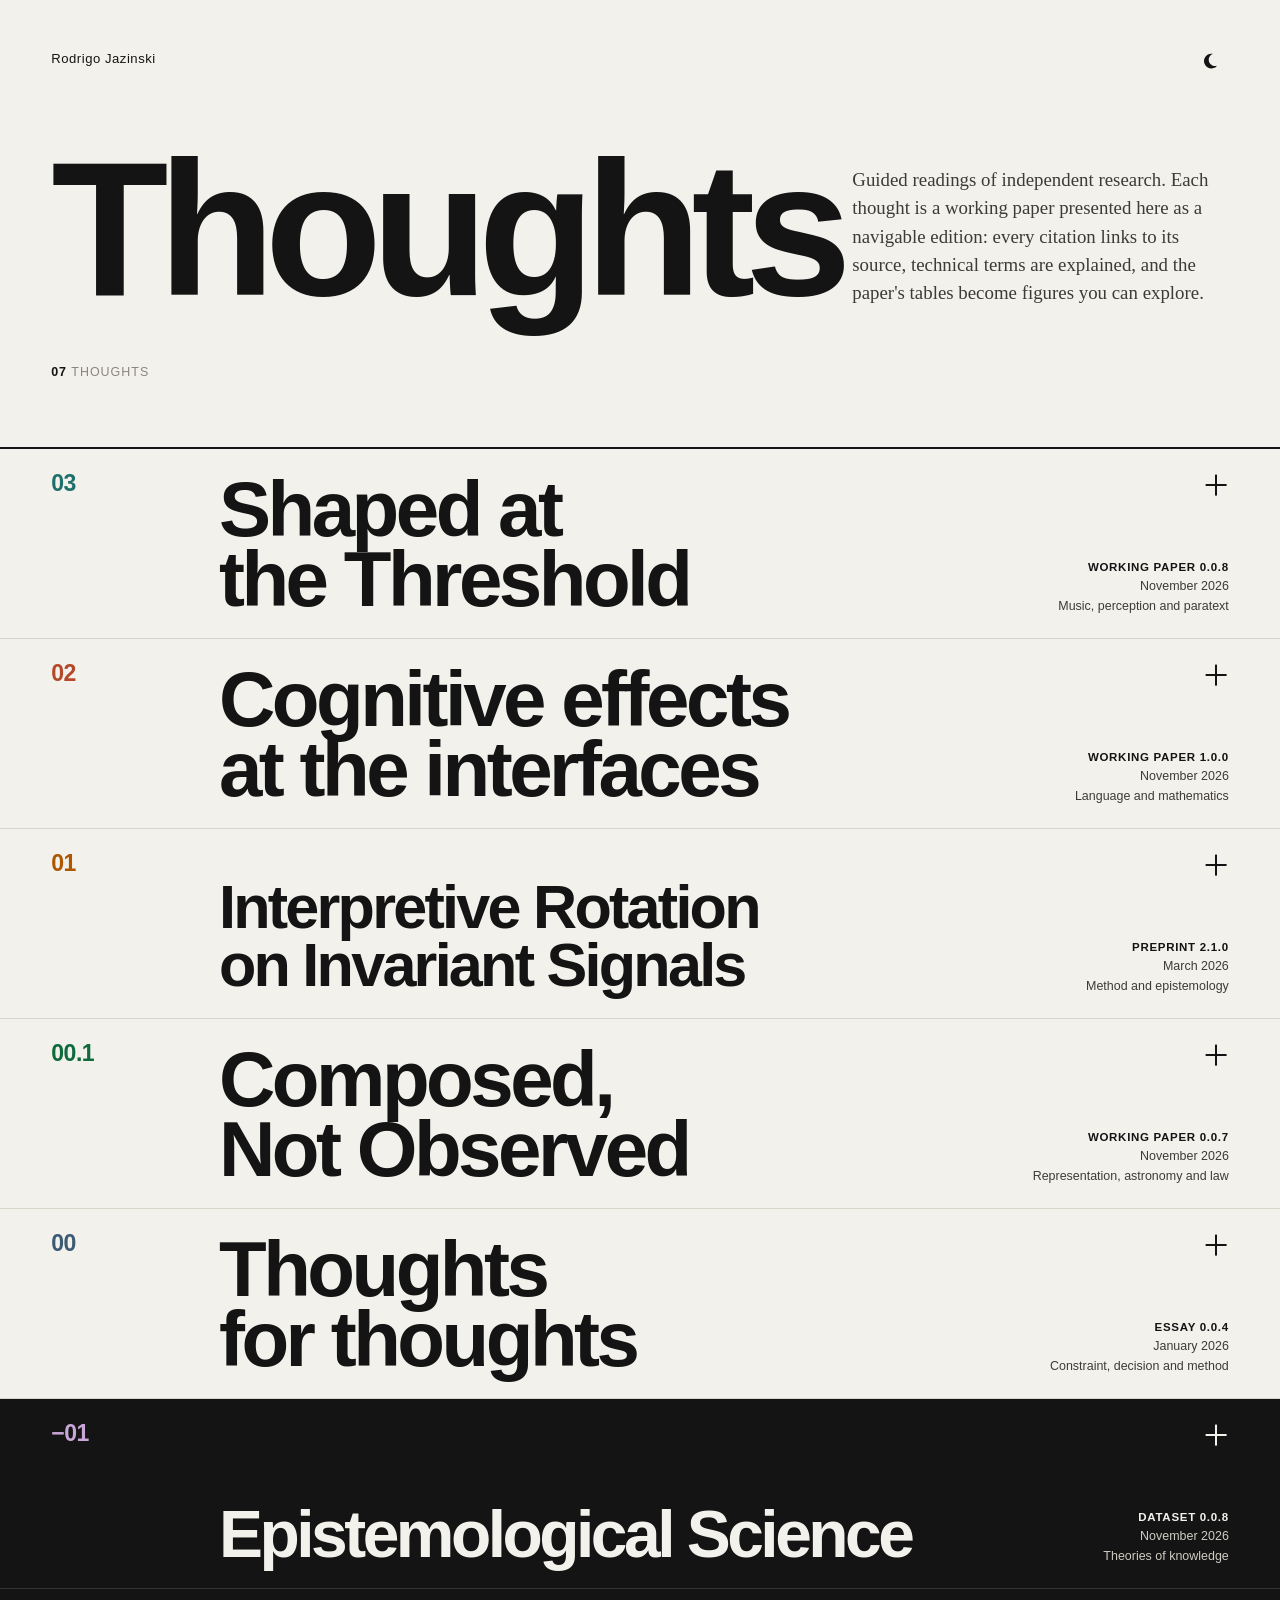
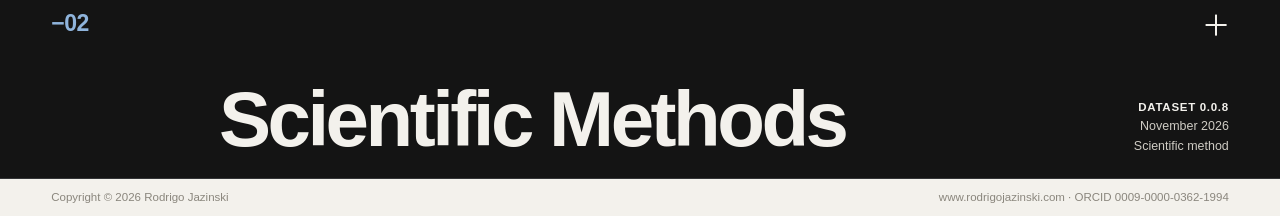
<file: index.html>
<!DOCTYPE html>
<html lang="en-GB">
<head>
<meta charset="utf-8">
<meta name="viewport" content="width=device-width, initial-scale=1">
<title>Thoughts — Rodrigo Jazinski</title>
<meta name="description" content="Guided readings of independent research by Rodrigo Jazinski. Each thought is a working paper presented here as a navigable edition.">
<meta name="author" content="Rodrigo Jazinski">
<meta name="keywords" content="paratext, liner notes, music perception, retrieval cues, auditory scene analysis, musical borrowing, linguistic relativity, numerical cognition, numeral systems, transcoding, quantifier scope, mathematics education, interpretive grammars, epistemic divergence, IRIS method, political epistemology, analytical pluralism, science and technology studies, Brazilian flag, national symbols, celestial cartography, positional astronomy, representation, convention, cultural technologies, decision frameworks, constraint, closure, emergence, epistemology, social epistemology, standpoint theory, epistemic injustice, decolonial thought, Indigenous knowledge, scientific method, philosophy of science, statistical inference, causal inference, models, Indigenous methodologies">
<meta name="robots" content="index, follow">
<meta name="copyright" content="© 2026 Rodrigo Jazinski">
<meta property="og:title" content="Thoughts — Rodrigo Jazinski">
<meta property="og:description" content="Guided readings of independent research by Rodrigo Jazinski. Each thought is a working paper presented here as a navigable edition.">
<meta property="og:type" content="website">
<meta property="og:url" content="https://thoughts.rodrigojazinski.com/">
<meta property="og:site_name" content="Rodrigo Jazinski">
<meta property="og:locale" content="en_GB">
<meta property="og:image" content="https://thoughts.rodrigojazinski.com/shaped-at-the-threshold/media/social-preview.jpg">
<meta name="twitter:card" content="summary_large_image">
<link rel="canonical" href="https://thoughts.rodrigojazinski.com/">
<link rel="icon" href="/favicon.ico">
<link rel="apple-touch-icon" sizes="180x180" href="/apple-touch-icon.png">
<link rel="icon" type="image/png" sizes="32x32" href="/favicon-32x32.png">
<link rel="icon" type="image/png" sizes="16x16" href="/favicon-16x16.png">
<link rel="manifest" href="/site.webmanifest">
<meta name="theme-color" content="#f3f1ec" media="(prefers-color-scheme: light)">
<meta name="theme-color" content="#121314" media="(prefers-color-scheme: dark)">
<link rel="stylesheet" href="thoughts-index/index.css">
<script>document.documentElement.classList.add("js");try{var t=localStorage.getItem("idx-theme");if(t)document.documentElement.dataset.theme=t}catch(e){}</script>
<script type="application/ld+json">{"@context": "https://schema.org", "@type": "CollectionPage", "name": "Thoughts — Rodrigo Jazinski", "url": "https://thoughts.rodrigojazinski.com/", "author": {"@type": "Person", "name": "Rodrigo Jazinski", "identifier": "https://orcid.org/0009-0000-0362-1994"}, "hasPart": [{"@type": "ScholarlyArticle", "headline": "Shaped at the Threshold", "url": "https://thoughts.rodrigojazinski.com/shaped-at-the-threshold.html", "identifier": "https://doi.org/10.5281/zenodo.24162832", "datePublished": "2026-11-13"}, {"@type": "ScholarlyArticle", "headline": "Cognitive effects at the interfaces", "url": "https://thoughts.rodrigojazinski.com/cognitive-effects-at-the-interfaces.html", "identifier": "https://doi.org/10.5281/zenodo.24121073", "datePublished": "2026-11-11"}, {"@type": "ScholarlyArticle", "headline": "Interpretive Rotation on Invariant Signals", "url": "https://thoughts.rodrigojazinski.com/interpretive-rotation-on-invariant-signals.html", "identifier": "https://doi.org/10.5281/zenodo.19131632", "datePublished": "2026-03-20"}, {"@type": "ScholarlyArticle", "headline": "Composed, Not Observed", "url": "https://thoughts.rodrigojazinski.com/composed-not-observed.html", "identifier": "https://doi.org/10.5281/zenodo.24480292", "datePublished": "2026-11-24"}, {"@type": "ScholarlyArticle", "headline": "Thoughts for thoughts", "url": "https://thoughts.rodrigojazinski.com/thoughts-for-thoughts.html", "identifier": "https://thoughts.rodrigojazinski.com/thoughts-for-thoughts.html", "datePublished": "2026-01"}, {"@type": "ScholarlyArticle", "headline": "Catalogue of Epistemological Science", "url": "https://thoughts.rodrigojazinski.com/catalogue-of-epistemological-science.html", "identifier": "https://doi.org/10.5281/zenodo.24319301", "datePublished": "2026-11-17"}, {"@type": "ScholarlyArticle", "headline": "Catalogue of Scientific Methods", "url": "https://thoughts.rodrigojazinski.com/catalogue-of-scientific-methods.html", "identifier": "https://doi.org/10.5281/zenodo.24319301", "datePublished": "2026-11-17"}]}</script>
<!-- Cloudflare Web Analytics --><script type='module' src='https://static.cloudflareinsights.com/beacon.min.js' data-cf-beacon='{"token": "60e85ec2844e451cbc4b76624190bbad"}'></script><!-- End Cloudflare Web Analytics -->
</head>
<body>
<header class="mast">
  <p class="mast-owner"><a href="https://www.rodrigojazinski.com">Rodrigo Jazinski</a></p>
  <button class="theme-toggle" type="button" data-theme-toggle aria-label="Light or dark" title="Light or dark"><svg viewBox="0 0 16 16" aria-hidden="true"><path d="M10.6 1.6a6.6 6.6 0 1 0 3.8 10.6A5.4 5.4 0 0 1 10.6 1.6z"/></svg></button>
  <h1 class="mast-title">Thoughts</h1>
  <p class="mast-intro">Guided readings of independent research. Each thought is a working paper presented here as a navigable edition: every citation links to its source, technical terms are explained, and the paper&#x27;s tables become figures you can explore.</p>
  <p class="mast-count"><span>07</span> thoughts</p>
</header>
<main class="shelf">

<article class="thought" id="shaped-at-the-threshold" style="--accent:#1f6f6b;--accent-light:#1f6f6b;--accent-dark:#6fbfb6">
  <h2 class="spine-h">
    <button class="spine" type="button" aria-expanded="false" aria-controls="shaped-at-the-threshold-card">
      
      <span class="spine-num">03</span>
      <span class="spine-title">Shaped at the Threshold</span>
      <span class="spine-meta"><span>Working paper 0.0.8</span><span>November 2026</span><span>Music, perception and paratext</span></span>
      <span class="spine-cue" aria-hidden="true"></span>
    </button>
  </h2>
  <div class="card-wrap" id="shaped-at-the-threshold-card" role="region" aria-label="Shaped at the Threshold">
    <div class="card">
      <div class="card-grid">
        <div class="card-main">
          <p class="card-sub">What accompanying material makes accessible in a fixed recording, through Tom Zé&#x27;s Com Defeito de Fabricação (Fabrication Defect) and Björk&#x27;s Biophilia</p>
          <div class="card-summary"><p>Accompanying material can do more than tell a listener what kind of record they hold. It can change the routes by which they reach what the recording contains.</p><p>Where the recording stays fixed, accompanying material does not alter the signal. It can alter the cues through which a listener reaches features of that signal.</p></div>
          <ul class="card-keywords" aria-label="Keywords"><li>paratext</li><li>liner notes</li><li>music perception</li><li>retrieval cues</li><li>auditory scene analysis</li><li>musical borrowing</li></ul>
        </div>
        <div class="card-side">
          <ul class="card-facts"><li><span class="fact-n">10</span><span class="fact-l">sections</span></li><li><span class="fact-n">25</span><span class="fact-l">graded links</span></li><li><span class="fact-n">90</span><span class="fact-l">references</span></li><li><span class="fact-n">9</span><span class="fact-l">interactive figures</span></li></ul>
          <div class="card-actions">
            <a class="act act-primary" href="shaped-at-the-threshold.html">Read the guided edition <span aria-hidden="true">→</span></a>
            
            <a class="act" href="https://zenodo.org/records/24162832">Zenodo record</a>
            <a class="act" href="https://zenodo.org/records/24162832/files/Shaped_at_the_Threshold_v0_0_8.pdf?download=1">PDF</a>
            <button class="act" type="button" data-cite="Jazinski, R. (2026). Shaped at the threshold: What accompanying material makes accessible in a fixed recording, through Tom Zé&#x27;s Com Defeito de Fabricação (Fabrication Defect) and Björk&#x27;s Biophilia (Working paper, version 0.0.8). Zenodo. https://doi.org/10.5281/zenodo.24162832">Copy citation</button>
          </div>
          <p class="card-doi">DOI <a href="https://doi.org/10.5281/zenodo.24162832">10.5281/zenodo.24162832</a> · CC BY 4.0</p>
        </div>
      </div>
    </div>
  </div>
</article>
<article class="thought" id="cognitive-effects-at-the-interfaces" style="--accent:#b5482a;--accent-light:#b5482a;--accent-dark:#e08566">
  <h2 class="spine-h">
    <button class="spine" type="button" aria-expanded="false" aria-controls="cognitive-effects-at-the-interfaces-card">
      
      <span class="spine-num">02</span>
      <span class="spine-title">Cognitive effects at the interfaces</span>
      <span class="spine-meta"><span>Working paper 1.0.0</span><span>November 2026</span><span>Language and mathematics</span></span>
      <span class="spine-cue" aria-hidden="true"></span>
    </button>
  </h2>
  <div class="card-wrap" id="cognitive-effects-at-the-interfaces-card" role="region" aria-label="Cognitive effects at the interfaces">
    <div class="card">
      <div class="card-grid">
        <div class="card-main">
          <p class="card-sub">An exploratory comparative essay on linguistic architecture and the accessibility of mathematics</p>
          <div class="card-summary"><p>Mathematical relationships do not change across languages, but the cost of reaching them may.</p><p>The short answer: languages do not change what is mathematically true, nor who can do mathematics. They change where the effort falls. Some steps are made easier, others harder, and the effects are narrower than popular accounts suggest.</p></div>
          <ul class="card-keywords" aria-label="Keywords"><li>linguistic relativity</li><li>numerical cognition</li><li>numeral systems</li><li>transcoding</li><li>quantifier scope</li><li>mathematics education</li></ul>
        </div>
        <div class="card-side">
          <ul class="card-facts"><li><span class="fact-n">14</span><span class="fact-l">sections</span></li><li><span class="fact-n">23</span><span class="fact-l">graded claims</span></li><li><span class="fact-n">102</span><span class="fact-l">references</span></li><li><span class="fact-n">6</span><span class="fact-l">interactive figures</span></li></ul>
          <div class="card-actions">
            <a class="act act-primary" href="cognitive-effects-at-the-interfaces.html">Read the guided edition <span aria-hidden="true">→</span></a>
            
            <a class="act" href="https://zenodo.org/records/24121073">Zenodo record</a>
            <a class="act" href="https://zenodo.org/records/24121073/files/Cognitive_effects_at_the_interfaces_v1_0_0.pdf?download=1">PDF</a>
            <button class="act" type="button" data-cite="Jazinski, R. (2026). Cognitive effects at the interfaces: an exploratory comparative essay on linguistic architecture and the accessibility of mathematics (Working paper, version 1.0.0). Zenodo. https://doi.org/10.5281/zenodo.24121073">Copy citation</button>
          </div>
          <p class="card-doi">DOI <a href="https://doi.org/10.5281/zenodo.24121073">10.5281/zenodo.24121073</a> · CC BY 4.0</p>
        </div>
      </div>
    </div>
  </div>
</article>
<article class="thought" id="interpretive-rotation-on-invariant-signals" style="--accent:#ae5600;--accent-light:#ae5600;--accent-dark:#e08b45">
  <h2 class="spine-h">
    <button class="spine" type="button" aria-expanded="false" aria-controls="interpretive-rotation-on-invariant-signals-card">
      
      <span class="spine-num">01</span>
      <span class="spine-title spine-title-long">Interpretive Rotation on Invariant Signals</span>
      <span class="spine-meta"><span>Preprint 2.1.0</span><span>March 2026</span><span>Method and epistemology</span></span>
      <span class="spine-cue" aria-hidden="true"></span>
    </button>
  </h2>
  <div class="card-wrap" id="interpretive-rotation-on-invariant-signals-card" role="region" aria-label="Interpretive Rotation on Invariant Signals">
    <div class="card">
      <div class="card-grid">
        <div class="card-main">
          <p class="card-sub">A Method for Making Epistemic Architectures Visible</p>
          <div class="card-summary"><p>Why do people examining the same evidence reach incompatible conclusions?</p><p>The IRIS method does not resolve disagreement. It makes the architecture of disagreement visible — enabling disputants to identify not merely what they disagree about but which processing rules generate the disagreement.</p></div>
          <ul class="card-keywords" aria-label="Keywords"><li>interpretive grammars</li><li>epistemic divergence</li><li>IRIS method</li><li>political epistemology</li><li>analytical pluralism</li><li>science and technology studies</li></ul>
        </div>
        <div class="card-side">
          <ul class="card-facts"><li><span class="fact-n">10</span><span class="fact-l">sections</span></li><li><span class="fact-n">20</span><span class="fact-l">case applications</span></li><li><span class="fact-n">32</span><span class="fact-l">references</span></li><li><span class="fact-n">7</span><span class="fact-l">interactive figures</span></li></ul>
          <div class="card-actions">
            <a class="act act-primary" href="interpretive-rotation-on-invariant-signals.html">Read the guided edition <span aria-hidden="true">→</span></a>
            
            <a class="act" href="https://zenodo.org/records/19131632">Zenodo record</a>
            <a class="act" href="https://zenodo.org/records/19131632/files/Interpretive%20Rotation%20on%20Invariant%20Signals_%20A%20Method%20for%20Making%20Epistemic%20Architectures%20Visible%20R.%20Jazinski%20v2.1.0.pdf?download=1">PDF</a>
            <button class="act" type="button" data-cite="Jazinski, R. (2026). Interpretive Rotation on Invariant Signals: A Method for Making Epistemic Architectures Visible (Version 2.1.0). Zenodo. https://doi.org/10.5281/zenodo.19131632">Copy citation</button>
          </div>
          <p class="card-doi">DOI <a href="https://doi.org/10.5281/zenodo.19131632">10.5281/zenodo.19131632</a> · CC BY 4.0</p>
        </div>
      </div>
    </div>
  </div>
</article>
<article class="thought" id="composed-not-observed" style="--accent:#0f6a3d;--accent-light:#0f6a3d;--accent-dark:#5fc78f">
  <h2 class="spine-h">
    <button class="spine" type="button" aria-expanded="false" aria-controls="composed-not-observed-card">
      
      <span class="spine-num">00.1</span>
      <span class="spine-title">Composed, Not Observed</span>
      <span class="spine-meta"><span>Working paper 0.0.7</span><span>November 2026</span><span>Representation, astronomy and law</span></span>
      <span class="spine-cue" aria-hidden="true"></span>
    </button>
  </h2>
  <div class="card-wrap" id="composed-not-observed-card" role="region" aria-label="Composed, Not Observed">
    <div class="card">
      <div class="card-grid">
        <div class="card-main">
          <p class="card-sub">What the celestial disc of the Brazilian flag carries of the sky over Rio de Janeiro on 15 November 1889, and what its texts supply</p>
          <div class="card-summary"><p>The sky on the flag is a sky that no one in Rio saw.</p><p>The disc lets one measure how much of what a picture is said to show is in the picture and how much is in the text, and it lets one watch, over a century, what one institution did when the two came apart.</p></div>
          <ul class="card-keywords" aria-label="Keywords"><li>Brazilian flag</li><li>national symbols</li><li>celestial cartography</li><li>positional astronomy</li><li>representation</li><li>convention</li></ul>
        </div>
        <div class="card-side">
          <ul class="card-facts"><li><span class="fact-n">10</span><span class="fact-l">sections</span></li><li><span class="fact-n">27</span><span class="fact-l">stars measured</span></li><li><span class="fact-n">35</span><span class="fact-l">references</span></li><li><span class="fact-n">18</span><span class="fact-l">interactive figures</span></li></ul>
          <div class="card-actions">
            <a class="act act-primary" href="composed-not-observed.html">Read the guided edition <span aria-hidden="true">→</span></a>
            
            <a class="act" href="https://zenodo.org/records/24480292">Zenodo record</a>
            <a class="act" href="https://zenodo.org/records/24480292/files/Composed_Not_Observed_v0_0_7.pdf?download=1">PDF</a>
            <button class="act" type="button" data-cite="Jazinski, R. (2026). Composed, not observed: What the celestial disc of the Brazilian flag carries of the sky over Rio de Janeiro on 15 November 1889, and what its texts supply (Working paper, version 0.0.7). Zenodo. https://doi.org/10.5281/zenodo.24480292">Copy citation</button>
          </div>
          <p class="card-doi">DOI <a href="https://doi.org/10.5281/zenodo.24480292">10.5281/zenodo.24480292</a> · CC BY 4.0</p>
        </div>
      </div>
    </div>
  </div>
</article>
<article class="thought" id="thoughts-for-thoughts" style="--accent:#3d5a73;--accent-light:#3d5a73;--accent-dark:#93b3cc">
  <h2 class="spine-h">
    <button class="spine" type="button" aria-expanded="false" aria-controls="thoughts-for-thoughts-card">
      
      <span class="spine-num">00</span>
      <span class="spine-title">Thoughts for thoughts</span>
      <span class="spine-meta"><span>Essay 0.0.4</span><span>January 2026</span><span>Constraint, decision and method</span></span>
      <span class="spine-cue" aria-hidden="true"></span>
    </button>
  </h2>
  <div class="card-wrap" id="thoughts-for-thoughts-card" role="region" aria-label="Thoughts for thoughts">
    <div class="card">
      <div class="card-grid">
        <div class="card-main">
          <p class="card-sub">Starting points for three questions and a way of asking them</p>
          <div class="card-summary"><p>People rarely decide unaided. They decide through lists, games, scales, ritual procedures and software, each of which organises what can be considered.</p><p>It offers a way of asking, which the pieces that follow will use, test and, where it fails, revise.</p></div>
          <ul class="card-keywords" aria-label="Keywords"><li>cultural technologies</li><li>decision frameworks</li><li>constraint</li><li>closure</li><li>representation</li><li>emergence</li></ul>
        </div>
        <div class="card-side">
          <ul class="card-facts"><li><span class="fact-n">9</span><span class="fact-l">sections</span></li><li><span class="fact-n">14</span><span class="fact-l">claims by kind</span></li><li><span class="fact-n">49</span><span class="fact-l">references</span></li><li><span class="fact-n">5</span><span class="fact-l">interactive figures</span></li></ul>
          <div class="card-actions">
            <a class="act act-primary" href="thoughts-for-thoughts.html">Read the guided edition <span aria-hidden="true">→</span></a>
            
            
            <a class="act" href="thoughts-for-thoughts.html#save-pdf">Save as PDF</a>
            <button class="act" type="button" data-cite="Jazinski, R. (2026). Thoughts for thoughts: Starting points for three questions and a way of asking them (Working paper No. 00, version 0.0.4). thoughts.rodrigojazinski.com.">Copy citation</button>
          </div>
          <p class="card-doi">Published on this site · CC BY 4.0</p>
        </div>
      </div>
    </div>
  </div>
</article>
<article class="thought inverted" id="catalogue-of-epistemological-science" style="--accent:#7a4f8f;--accent-light:#7a4f8f;--accent-dark:#c9a6d8">
  <h2 class="spine-h">
    <button class="spine" type="button" aria-expanded="false" aria-controls="catalogue-of-epistemological-science-card">
      
      <span class="spine-num">−01</span>
      <span class="spine-title spine-title-one"><span class="st-in"><span class="vh">Catalogue of </span>Epistemological Science</span></span>
      <span class="spine-meta"><span>Dataset 0.0.8</span><span>November 2026</span><span>Theories of knowledge</span></span>
      <span class="spine-cue" aria-hidden="true"></span>
    </button>
  </h2>
  <div class="card-wrap" id="catalogue-of-epistemological-science-card" role="region" aria-label="Catalogue of Epistemological Science">
    <div class="card">
      <div class="card-grid">
        <div class="card-main">
          <p class="card-sub"><span class="card-name">Catalogue of Epistemological Science:</span> A map of where knowledge is located, who counts as a knower, and how rival claims are decided</p>
          <div class="card-summary"><p>This catalogue maps theories of knowledge around three questions: where is knowledge located, who counts as a knower, and how are rival claims decided?</p><p>The aim is a map, not a verdict. The catalogue does not defend one theory of knowledge.</p></div>
          <ul class="card-keywords" aria-label="Keywords"><li>epistemology</li><li>social epistemology</li><li>standpoint theory</li><li>epistemic injustice</li><li>decolonial thought</li><li>Indigenous knowledge</li></ul>
        </div>
        <div class="card-side">
          <ul class="card-facts"><li><span class="fact-n">125</span><span class="fact-l">works</span></li><li><span class="fact-n">3</span><span class="fact-l">questions</span></li><li><span class="fact-n">30</span><span class="fact-l">works shared with −02</span></li><li><span class="fact-n">5</span><span class="fact-l">interactive figures</span></li></ul>
          <div class="card-actions">
            <a class="act act-primary" href="catalogue-of-epistemological-science.html">Read the guided edition <span aria-hidden="true">→</span></a>
            <a class="act" href="register-of-works.html">The shared register</a>
            <a class="act" href="https://zenodo.org/records/24319301">Zenodo record</a>
            <a class="act" href="https://zenodo.org/records/24319301/files/Catalogue_of_Epistemological_Science_v0_0_8.pdf?download=1">PDF</a>
            <button class="act" type="button" data-cite="Jazinski, R. (2026). Catalogue of Epistemological Science: A map of where knowledge is located, who counts as a knower, and how rival claims are decided (version 0.0.8). In Register of works for the Catalogues of Scientific Methods and Epistemological Science (Dataset). Zenodo. https://doi.org/10.5281/zenodo.24319301">Copy citation</button>
          </div>
          <p class="card-doi">DOI <a href="https://doi.org/10.5281/zenodo.24319301">10.5281/zenodo.24319301</a> · CC BY 4.0</p>
        </div>
      </div>
    </div>
  </div>
</article>
<article class="thought inverted" id="catalogue-of-scientific-methods" style="--accent:#2f5d8a;--accent-light:#2f5d8a;--accent-dark:#8fb4dc">
  <h2 class="spine-h">
    <button class="spine" type="button" aria-expanded="false" aria-controls="catalogue-of-scientific-methods-card">
      
      <span class="spine-num">−02</span>
      <span class="spine-title"><span class="vh">Catalogue of </span>Scientific Methods</span>
      <span class="spine-meta"><span>Dataset 0.0.8</span><span>November 2026</span><span>Scientific method</span></span>
      <span class="spine-cue" aria-hidden="true"></span>
    </button>
  </h2>
  <div class="card-wrap" id="catalogue-of-scientific-methods-card" role="region" aria-label="Catalogue of Scientific Methods">
    <div class="card">
      <div class="card-grid">
        <div class="card-main">
          <p class="card-sub"><span class="card-name">Catalogue of Scientific Methods:</span> A map of how the sciences produce and test knowledge</p>
          <div class="card-summary"><p>This catalogue maps the methods by which the sciences produce and test knowledge.</p><p>The aim is a map, not a ranking. The catalogue does not argue for one method.</p></div>
          <ul class="card-keywords" aria-label="Keywords"><li>scientific method</li><li>philosophy of science</li><li>statistical inference</li><li>causal inference</li><li>models</li><li>Indigenous methodologies</li></ul>
        </div>
        <div class="card-side">
          <ul class="card-facts"><li><span class="fact-n">157</span><span class="fact-l">works</span></li><li><span class="fact-n">6</span><span class="fact-l">axes of method</span></li><li><span class="fact-n">30</span><span class="fact-l">works shared with −01</span></li><li><span class="fact-n">8</span><span class="fact-l">interactive figures</span></li></ul>
          <div class="card-actions">
            <a class="act act-primary" href="catalogue-of-scientific-methods.html">Read the guided edition <span aria-hidden="true">→</span></a>
            <a class="act" href="register-of-works.html">The shared register</a>
            <a class="act" href="https://zenodo.org/records/24319301">Zenodo record</a>
            <a class="act" href="https://zenodo.org/records/24319301/files/Catalogue_of_Scientific_Methods_v0_0_8.pdf?download=1">PDF</a>
            <button class="act" type="button" data-cite="Jazinski, R. (2026). Catalogue of Scientific Methods: A map of how the sciences produce and test knowledge (version 0.0.8). In Register of works for the Catalogues of Scientific Methods and Epistemological Science (Dataset). Zenodo. https://doi.org/10.5281/zenodo.24319301">Copy citation</button>
          </div>
          <p class="card-doi">DOI <a href="https://doi.org/10.5281/zenodo.24319301">10.5281/zenodo.24319301</a> · CC BY 4.0</p>
        </div>
      </div>
    </div>
  </div>
</article>
</main>
<footer class="foot">
  <span>Copyright © 2026 Rodrigo Jazinski</span>
  <span class="foot-links"><a href="https://www.rodrigojazinski.com">www.rodrigojazinski.com</a> · <a href="https://orcid.org/0009-0000-0362-1994">ORCID 0009-0000-0362-1994</a></span>
</footer>
<script src="thoughts-index/index.js" defer></script>
</body>
</html>
</file>
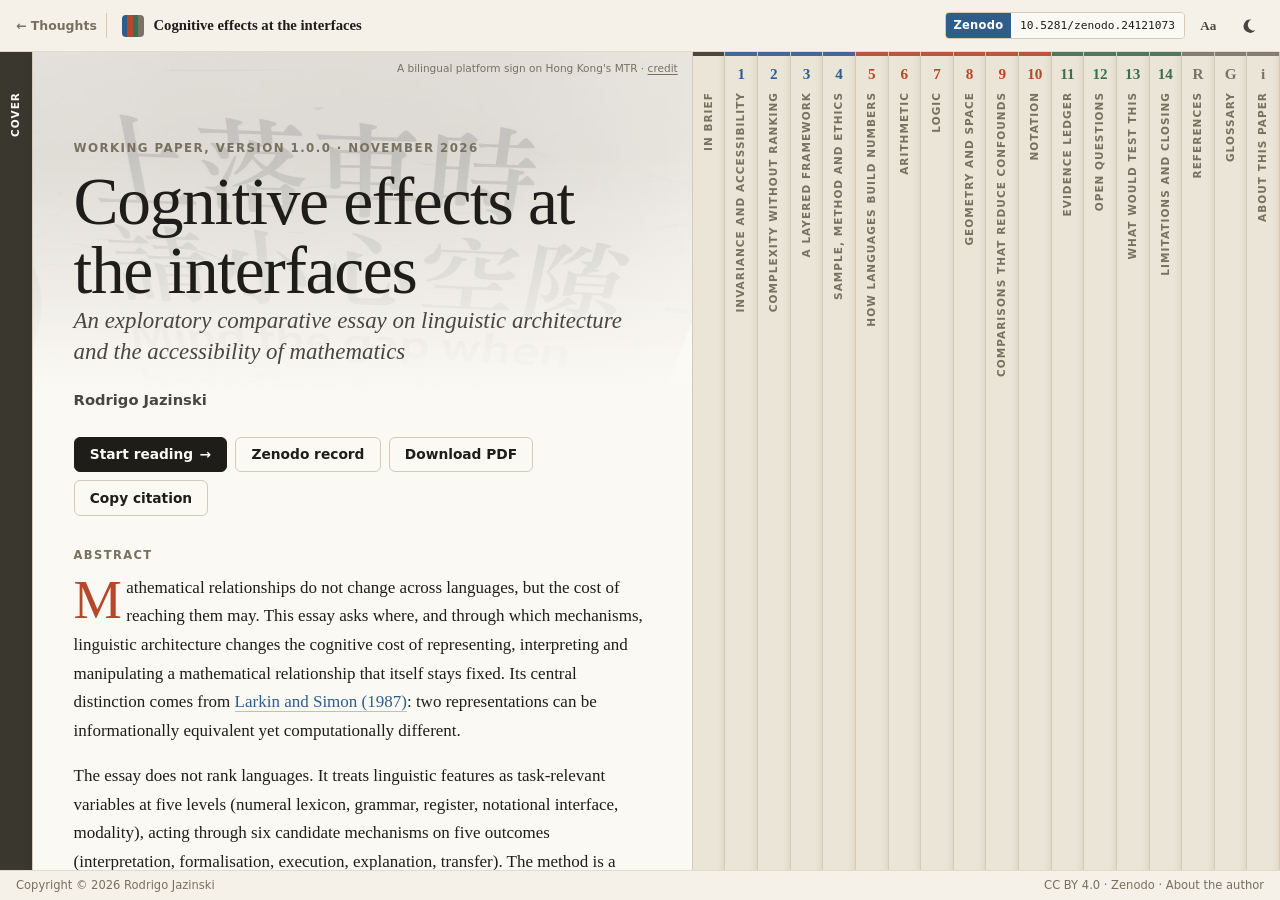
<file: cognitive-effects-at-the-interfaces.html>
<!DOCTYPE html>
<html lang="en-GB">
<head>
<meta charset="utf-8">
<meta name="viewport" content="width=device-width, initial-scale=1">
<title>Cognitive effects at the interfaces — An exploratory comparative essay on linguistic architecture and the accessibility of mathematics</title>
<meta name="description" content="An exploratory comparative essay on how the structure of a language changes the cognitive cost of reaching a fixed mathematical relationship. Working paper, version 1.0.0.">
<meta name="author" content="Rodrigo Jazinski">
<meta name="citation_title" content="Cognitive effects at the interfaces: An exploratory comparative essay on linguistic architecture and the accessibility of mathematics">
<meta name="citation_author" content="Jazinski, Rodrigo">
<meta name="citation_publication_date" content="2026/11/11">
<meta name="citation_doi" content="10.5281/zenodo.24121073">
<meta name="citation_pdf_url" content="https://zenodo.org/records/24121073/files/Cognitive_effects_at_the_interfaces_v1_0_0.pdf">
<meta property="og:title" content="Cognitive effects at the interfaces">
<meta property="og:description" content="An exploratory comparative essay on how the structure of a language changes the cognitive cost of reaching a fixed mathematical relationship. Working paper, version 1.0.0.">
<meta property="og:type" content="article">
<meta property="og:url" content="https://thoughts.rodrigojazinski.com/cognitive-effects-at-the-interfaces.html">
<meta property="og:image" content="https://thoughts.rodrigojazinski.com/cognitive-effects-at-the-interfaces/media/social-preview.jpg">
<meta property="og:site_name" content="Rodrigo Jazinski">
<meta property="og:locale" content="en_GB">
<meta name="twitter:card" content="summary_large_image">
<meta name="twitter:title" content="Cognitive effects at the interfaces">
<meta name="twitter:description" content="An exploratory comparative essay on how the structure of a language changes the cognitive cost of reaching a fixed mathematical relationship. Working paper, version 1.0.0.">
<meta name="twitter:image" content="https://thoughts.rodrigojazinski.com/cognitive-effects-at-the-interfaces/media/social-preview.jpg">
<meta name="keywords" content="linguistic relativity, numerical cognition, numeral systems, number-word transparency, number-word inversion, transcoding, digit span, quantifier scope, mathematics education, cross-linguistic comparison, evidence grading">
<meta name="robots" content="index, follow">
<meta name="copyright" content="© 2026 Rodrigo Jazinski. Licensed under CC BY 4.0.">
<link rel="canonical" href="https://thoughts.rodrigojazinski.com/cognitive-effects-at-the-interfaces.html">
<link rel="icon" href="/favicon.ico">
<link rel="apple-touch-icon" sizes="180x180" href="/apple-touch-icon.png">
<link rel="icon" type="image/png" sizes="32x32" href="/favicon-32x32.png">
<link rel="icon" type="image/png" sizes="16x16" href="/favicon-16x16.png">
<link rel="manifest" href="/site.webmanifest">
<meta name="theme-color" content="#f5f1e8" media="(prefers-color-scheme: light)">
<meta name="theme-color" content="#131416" media="(prefers-color-scheme: dark)">
<link rel="stylesheet" href="cognitive-effects-at-the-interfaces/css/essay.css">
<script>document.documentElement.classList.add("js");try{var t=localStorage.getItem("cei-theme");if(t)document.documentElement.dataset.theme=t;var z=localStorage.getItem("cei-size");if(z)document.documentElement.dataset.size=z}catch(e){}</script>
<script type="application/ld+json">{"@context": "https://schema.org", "@type": "ScholarlyArticle", "headline": "Cognitive effects at the interfaces", "alternativeHeadline": "An exploratory comparative essay on linguistic architecture and the accessibility of mathematics", "author": {"@type": "Person", "name": "Rodrigo Jazinski", "identifier": "https://orcid.org/0009-0000-0362-1994"}, "datePublished": "2026-11-11", "version": "1.0.0", "license": "https://creativecommons.org/licenses/by/4.0/", "identifier": "https://doi.org/10.5281/zenodo.24121073", "url": "https://thoughts.rodrigojazinski.com/cognitive-effects-at-the-interfaces.html", "inLanguage": "en-GB", "isBasedOn": "https://zenodo.org/records/24121073"}</script>
<!-- Cloudflare Web Analytics --><script type='module' src='https://static.cloudflareinsights.com/beacon.min.js' data-cf-beacon='{"token": "60e85ec2844e451cbc4b76624190bbad"}'></script><!-- End Cloudflare Web Analytics -->
</head>
<body>
<a class="skip" href="#cover-body">Skip to the essay</a>
<header class="topbar">
  <div class="topbar-left"><a class="back" href="./" title="All thoughts"><span aria-hidden="true">←</span> Thoughts</a><a class="brand" href="#cover"><span class="brand-mark" aria-hidden="true"></span><span class="brand-text">Cognitive effects at the interfaces</span></a></div>
  <div class="topbar-tools">
    <a class="zenodo" href="https://zenodo.org/records/24121073" title="Version of record on Zenodo"><span class="zenodo-z">Zenodo</span><span class="zenodo-doi">10.5281/zenodo.24121073</span></a>
    <button class="tool" type="button" data-size-toggle aria-label="Text size" title="Text size">Aa</button>
    <button class="tool" type="button" data-theme-toggle aria-label="Light or dark" title="Light or dark"><svg viewBox="0 0 16 16" aria-hidden="true"><path d="M10.6 1.6a6.6 6.6 0 1 0 3.8 10.6A5.4 5.4 0 0 1 10.6 1.6z"/></svg></button>
  </div>
  <div class="progress" aria-hidden="true"><span></span></div>
</header>
<main class="shelf" id="shelf">
<section class="panel part-front" id="cover" data-panel="cover" aria-labelledby="cover-spine">
<button class="spine" id="cover-spine" type="button" aria-expanded="false" aria-controls="cover-body"><span class="spine-num"></span><span class="spine-label">Cover</span></button>
<div class="panel-body" id="cover-body" role="region" aria-labelledby="cover-spine"><div class="panel-scroll"><div class="prose"><div class="cover-art" aria-hidden="true"><img src="cognitive-effects-at-the-interfaces/media/cantonese-at-mtr-station-hong-kong.webp" alt="" style="object-position:50% 50%"></div><p class="art-credit cover-credit">A bilingual platform sign on Hong Kong&#x27;s MTR · <a href="#credits">credit</a></p>
<div class="cover-head">
  <p class="cover-kicker">Working paper, version 1.0.0 · November 2026</p>
  <h1>Cognitive effects at the interfaces</h1>
  <p class="cover-sub">An exploratory comparative essay on linguistic architecture and the accessibility of mathematics</p>
  <p class="cover-by">Rodrigo Jazinski</p>
  <div class="cover-actions">
    <a class="btn btn-primary" href="#summary">Start reading <span aria-hidden="true">→</span></a>
    <a class="btn" href="https://zenodo.org/records/24121073">Zenodo record</a>
    <a class="btn" href="https://zenodo.org/records/24121073/files/Cognitive_effects_at_the_interfaces_v1_0_0.pdf?download=1">Download PDF</a>
    <button class="btn" type="button" data-copy-cite>Copy citation</button>
  </div>
  <p class="resume" hidden><a href="#">Return to your bookmark: <span></span> →</a></p>
</div>
<div class="cover-grid">
  <div class="cover-abstract"><h2 class="label">Abstract</h2><p>Mathematical relationships do not change across languages, but the cost of reaching them may. This essay asks where, and through which mechanisms, linguistic architecture changes the cognitive cost of representing, interpreting and manipulating a mathematical relationship that itself stays fixed. Its central distinction comes from <a href="#ref-larkin-1987" class="cite" data-ref="larkin-1987">Larkin and Simon (1987)</a>: two representations can be informationally equivalent yet computationally different.</p>
<p>The essay does not rank languages. It treats linguistic features as task-relevant variables at five levels (numeral lexicon, grammar, register, notational interface, modality), acting through six candidate mechanisms on five outcomes (interpretation, formalisation, execution, explanation, transfer). The method is a desk-based comparative synthesis of published evidence in arithmetic, logic and geometry. The feature-driven sample covers English, Mandarin Chinese, Welsh, Russian, Arabic, Basque, Turkish, Guarani, Inuit languages, Mundurukú, Pirahã and American Sign Language. Twenty-three claims are graded under an explicit protocol, each with its principal residual confound.</p>
<p>Three observations organise the results. First, most well-evidenced effects sit at interfaces, the points where one representation must be converted into another: number word to digit string, grammatical number to exact quantity, habitual reading to formal reading. Away from those interfaces, in approximate magnitude and core geometric intuition, effects are weak or absent. Second, cost is often redistributed rather than removed: a language can make one step cheaper and another dearer. It is not always conserved, and some irregularity has no identifiable compensating gain. Third, the best-supported claims are the narrowest. The three that grade Strong concern transcoding errors under number-word inversion, the task-specificity of number-word transparency, and the effect of digit-name length on forward digit span. None concerns mathematical ability.</p>
<p>The claim is deliberately modest. For the relationships considered here, languages appear broadly intertranslatable at the level of propositional content. They differ in the availability, conventionality, ambiguity, length and alignment of the forms that express those relationships. Those differences move cognitive and educational cost between steps. They do not establish differences in mathematical capacity. The essay closes with open questions and with predictions that could fail.</p>
</div>
  <aside class="cover-side">
    <h2 class="label">How to read this page</h2>
    <ul class="howto">
      <li>Each section sits on a <strong>spine</strong>. Open one by clicking its spine, or move with the <kbd>←</kbd> <kbd>→</kbd> keys.</li>
      <li><a class="cite demo" tabindex="-1">Citations</a> open a card with the full reference and a link to the source.</li>
      <li><span class="gl demo">Dotted words</span> are explained in the glossary.</li>
      <li>Panels marked <span class="explore-tag">Explore</span> are interactive versions of the paper's tables and figures.</li>
      <li>To keep your place, press the <strong>ribbon</strong> beside a paragraph: hover over the paragraph, or tap it on a phone, or press <kbd>B</kbd>. The cover and the index of thoughts then offer a link back.</li>
    </ul>
    <h2 class="label">Keywords</h2>
    <ul class="keywords"><li>linguistic relativity</li><li>numerical cognition</li><li>numeral systems</li><li>number-word transparency</li><li>number-word inversion</li><li>transcoding</li><li>digit span</li><li>quantifier scope</li><li>mathematics education</li><li>cross-linguistic comparison</li><li>evidence grading</li></ul>
    <h2 class="label">Paper and data</h2>
    <ul class="files"><li><a href="https://zenodo.org/records/24121073/files/Cognitive_effects_at_the_interfaces_v1_0_0.pdf?download=1">PDF</a></li><li><a href="https://zenodo.org/records/24121073/files/lmccm_evidence_ledger_v1_0_0.csv?download=1">Evidence ledger (CSV)</a></li><li><a href="https://zenodo.org/records/24121073/files/lmccm_language_matrix_v1_0_0.csv?download=1">Language matrix (CSV)</a></li><li><a href="https://zenodo.org/records/24121073/files/lmccm_references_v1_0_0.csv?download=1">References (CSV)</a></li><li><a href="https://zenodo.org/records/24121073/files/lmccm_fig1_chain_v1_0_0.svg?download=1">Figure 1 (SVG)</a></li></ul>
    <p class="doi">DOI <a href="https://doi.org/10.5281/zenodo.24121073">10.5281/zenodo.24121073</a> · <a href="https://creativecommons.org/licenses/by/4.0/">CC BY 4.0</a></p>
  </aside>
</div></div><nav class="panel-nav" aria-label="Section navigation"><span></span><a class="next" href="#summary"><span>→</span> In brief</a></nav></div></div>
</section>
<section class="panel part-front" id="summary" data-panel="summary" aria-labelledby="summary-spine">
<button class="spine" id="summary-spine" type="button" aria-expanded="false" aria-controls="summary-body"><span class="spine-num"></span><span class="spine-label">In brief</span></button>
<div class="panel-body" id="summary-body" role="region" aria-labelledby="summary-spine"><div class="panel-scroll"><header class="panel-head"><div class="panel-head-text"><h2 id="summary-title">Plain-language summary</h2></div></header><div class="prose"><p>The number 35 is the same everywhere, but the words for it are not.</p>
<ul>
<li>In English it is <em>thirty-five</em>.</li>
<li>In Mandarin it is <em>sān-shí-wǔ</em>, literally “three-ten-five”, which spells out the place-value structure.</li>
<li>In Basque it is <em>hogeita hamabost</em>, “twenty-and-fifteen”, built on twenty rather than ten.</li>
<li>In Arabic it is <em>khamsa wa-thalāthūn</em>, “five and thirty”, with the units said first.</li>
</ul>
<p>None of these makes 35 a different number. Each, though, gives a child a different path to the idea that 35 is three tens and five ones.</p>
<p>The same holds beyond counting. In Russian, the form of a noun after a numeral depends on the numeral’s last digit: <em>21 стол</em> (singular), <em>22 стола</em>, <em>25 столов</em>. A Russian speaker’s grammar quietly tracks something arithmetical.</p>
<p>The reason is that the noun follows the last word of the number, not the number as a whole. Russian says 21 as “twenty one”, and it is the final word, “one”, that sets the form: <em>21 стол</em> behaves like <em>1 стол</em>, <em>22 стола</em> like <em>2 стола</em>, and <em>25 столов</em> like <em>5 столов</em>, however large the number grows. To choose the right ending, a speaker must in effect look at the last digit, and also notice whether the last two digits are 11 to 14, which take the same form as 5. Nobody thinks of this as arithmetic, but it is a rule about what is left over when a number is divided by ten (Section <a class="xref" href="#s5">5</a>).</p>
<p>In English, “There is a number for every student” can mean one number shared by all, or a possibly different number for each. Picture a teacher handing out raffle tickets. If every ticket shows 7, there is a number for every student in the first sense. If every ticket shows a different number, there is still a number for every student, in the second sense. Logicians write these two readings differently, with the quantifiers in opposite orders. Grammars and usage conventions differ in how readily they allow such sentences to be read both ways.</p>
<p>In space, some languages describe position by “left” and “right”, and others by fixed bearings such as uphill or north. Some signed languages place things in the space in front of the signer, so that spatial relations are part of the grammar itself.</p>
<p>The essay is about natural languages: the spoken and signed languages that children acquire. Programming languages and other formal languages are left aside. They are designed systems with fixed rules of interpretation, closer to notation than to a first language, and they would need a separate analysis.</p>
<p>This essay collects what researchers have already found about such differences, puts it side by side in tables, and asks what it adds up to. The short answer: languages do not change what is mathematically true, nor who can do mathematics. They change where the effort falls. Some steps are made easier, others harder, and the effects are narrower than popular accounts suggest. The essay ends with the questions that remain open.</p>
</div><nav class="panel-nav" aria-label="Section navigation"><a class="prev" href="#cover"><span>←</span> Cover</a><a class="next" href="#s1"><span>→</span> Invariance and accessibility</a></nav></div></div>
</section>
<section class="panel part-frame" id="s1" data-panel="s1" aria-labelledby="s1-spine">
<button class="spine" id="s1-spine" type="button" aria-expanded="false" aria-controls="s1-body"><span class="spine-num">1</span><span class="spine-label">Invariance and accessibility</span></button>
<div class="panel-body" id="s1-body" role="region" aria-labelledby="s1-spine"><div class="panel-scroll"><header class="panel-head"><div class="panel-art" aria-hidden="true"><img src="cognitive-effects-at-the-interfaces/media/house-in-cantonese-and-mandarin.webp" alt="" loading="lazy" style="object-position:50% 50%"></div><div class="panel-head-text"><p class=panel-kicker>Framework · Section 1</p><h2 id="s1-title">Introduction: invariance and accessibility</h2></div><p class=art-credit>&#x27;Home&#x27; in Cantonese and in Mandarin: one meaning, two written forms · <a href=#credits>credit</a></p></header><div class="prose"><p>Mathematics is often described as a universal language. The equation <em>a</em> + <em>b</em> = <em>b</em> + <em>a</em> holds whether it is explained in English, Russian, Mandarin or Arabic. Yet people rarely meet mathematics as bare notation. They meet it through number words, spoken explanations, written instructions, diagrams and classroom routines, all of which differ across communities.</p>
<p>This essay takes that gap seriously. A mathematical proposition may stay invariant while the linguistic conditions under which it is understood vary. The question is whether those conditions change how much work the understanding takes.</p>
<h3 id="informational-and-computational-equivalence">Informational and computational equivalence</h3>
<p><a href="#ref-larkin-1987" class="cite" data-ref="larkin-1987">Larkin and Simon (1987)</a> gave this intuition a precise form. Two representations are <em><span class="gl" tabindex="0" data-gl="Informational equivalence">informationally equivalent</span></em> when everything inferable from one is inferable from the other. They are <em><span class="gl" tabindex="0" data-gl="Computational equivalence">computationally equivalent</span></em> only if, in addition, those inferences are equally quick and easy. A diagram and a list of sentences can carry the same information yet differ greatly in what a reader can see at a glance.</p>
<p><a href="#ref-zhang-1995" class="cite" data-ref="zhang-1995">Zhang and Norman (1995)</a> applied the same idea to numeration systems. Roman and Hindu-Arabic numerals encode the same numbers, but they divide the work differently between what is written on the page and what must be held in the mind. Multiplication in Roman numerals is hard not because the numbers differ, but because the notation leaves more of the work to the head.</p>
<p>This essay extends the distinction from written notation to natural language. Its working thesis is narrower than “languages are equivalent”. <strong>For the mathematical relationships considered here, languages appear broadly <span class="gl" tabindex="0" data-gl="Intertranslatable">intertranslatable</span> at the level of propositional content, but they are not computationally equivalent.</strong> They differ in the availability, conventionality, ambiguity and processing cost of the forms used to express those relationships. A language may need a paraphrase or a longer construction where another has a single word. Intertranslatability is a weaker claim than informational equivalence. It says only that, given suitable paraphrase and context, the same proposition can be expressed. It does not establish that the available expressions support the same inferences with equal directness, or that no distinction is easier to state in one language than another. It is a working assumption of this essay, not a result derived in it. The differences are local: they attach to particular features and particular tasks, not to languages as wholes.</p>
<h3 id="language-and-thought-without-determinism">Language and thought, without determinism</h3>
<p>Research on <span class="gl" tabindex="0" data-gl="Linguistic relativity">linguistic relativity</span> has moved away from the claim that language sets the boundaries of thought. The current view is that language can make some distinctions more available, more habitual or harder to ignore, and that such effects are selective rather than absolute (<a href="#ref-wolff-2011" class="cite" data-ref="wolff-2011">Wolff &amp; Holmes, 2011</a>).</p>
<p>Numerical cognition is the area where this view is best supported. Studies of number-word systems show how transparency, counting routines and notation influence the learning and manipulation of exact quantities (<a href="#ref-gobel-2011" class="cite" data-ref="gobel-2011">Göbel et al., 2011</a>). Work on bilinguals shows that the language in which mathematics is done can affect numerical processing in the same person (<a href="#ref-schiltz-2024" class="cite" data-ref="schiltz-2024">Schiltz et al., 2024</a>).</p>
<h3 id="what-this-essay-does">What this essay does</h3>
<p>The essay belongs to a wider line of comparative constraint analysis: the study of how symbolic systems shape what is easy, hard or habitual to think. Mathematics is a useful limiting case for that line of work. Its content is held fixed, so any variation lies in the cost of access, not in the conclusion reached.</p>
<p>The question is not new, and stronger answers have been given. <a href="#ref-barton-2008" class="cite" data-ref="barton-2008">Barton (2008)</a>, starting from the development of a Māori mathematical vocabulary, argues that languages express everyday mathematical ideas so differently that different mathematical worlds are possible. <a href="#ref-nunez-2017" class="cite" data-ref="nunez-2017">Núñez (2017)</a> argues that exact number is a cultural achievement and not an evolved capacity. This essay claims less than either. It holds the mathematics fixed and asks only what it costs to reach, and it takes no position on where number concepts come from. Research on multilingual classrooms treats a learner’s languages as resources for mathematics as well as obstacles. This essay takes a narrower route through cognitive cost, and stays close to experimental and developmental evidence.</p>
<p>The essay does not report new data. It assembles published findings, sets them side by side, grades their strength, and asks what they suggest. It aims to offer ways of seeing, and to state what would have to be true for each of them to hold.</p>
<h3 id="three-observations-stated-in-advance">Three observations, stated in advance</h3>
<p>The synthesis yields three observations. Each is developed in the sections named and summarised after the evidence ledger in Section <a class="xref" href="#s11">11</a>.</p>
<ol type="1">
<li><strong>Effects sit mostly at interfaces.</strong> The well-evidenced effects occur where one representation has to be converted into another: a spoken number into digits, a grammatical category into an exact quantity, an everyday sentence into a formal proposition (Sections <a class="xref" href="#s6">6</a> and 7). Where no conversion is needed, as in approximate magnitude or core geometric intuition, effects are weak or absent (Sections <a class="xref" href="#s6">6</a> and 8). This fits Larkin and Simon’s distinction: computational differences show up when work is done on a representation, and on this essay’s reading, converting between representations is such work.</li>
<li><strong>Cost is often redistributed, not removed.</strong> The same language can lower the cost of one step and raise the cost of another (Sections 2, <a class="xref" href="#s6">6</a> and 11). The pattern is common but not a law.</li>
<li><strong>The firmest claims are the narrowest.</strong> Every claim that grades Strong concerns one task. Claims about arithmetic in general, reasoning in general or spatial thinking in general grade lower or are contested (Section <a class="xref" href="#s11">11</a>).</li>
</ol>
<p>Two terms are used throughout in a restricted sense. <em>Easier</em> always means easier for a specified population, task, measure and instructional context. No claim is made that any language is globally simpler, more logical or more mathematical than another. <em>Cost</em> is a family-resemblance term. It may mean working-memory load, articulation time, the burden of learning irregular forms, or the inferential work of resolving an ambiguity. These are not assumed to be commensurable, only to be real constraints on specific tasks.</p>
</div><nav class="panel-nav" aria-label="Section navigation"><a class="prev" href="#summary"><span>←</span> In brief</a><a class="next" href="#s2"><span>→</span> Complexity without ranking</a></nav></div></div>
</section>
<section class="panel part-frame" id="s2" data-panel="s2" aria-labelledby="s2-spine">
<button class="spine" id="s2-spine" type="button" aria-expanded="false" aria-controls="s2-body"><span class="spine-num">2</span><span class="spine-label">Complexity without ranking</span></button>
<div class="panel-body" id="s2-body" role="region" aria-labelledby="s2-spine"><div class="panel-scroll"><header class="panel-head"><div class="panel-art" aria-hidden="true"><img src="cognitive-effects-at-the-interfaces/media/eb1911-english-language-grammatical-changes.webp" alt="" loading="lazy" style="object-position:50% 50%"></div><div class="panel-head-text"><p class=panel-kicker>Framework · Section 2</p><h2 id="s2-title">Complexity without ranking</h2></div><p class=art-credit>Grammatical change in English, from the Encyclopaedia Britannica (1911) · <a href=#credits>credit</a></p></header><div class="prose"><p>Any comparative study must first ask what makes a language simple or complex. Linguistics has no agreed single measure. The <span class="gl" tabindex="0" data-gl="Equi-complexity hypothesis">equi-complexity</span> literature suggests the question is badly posed when asked of whole languages.</p>
<h3 id="complexity-is-a-vector-not-a-score">Complexity is a vector, not a score</h3>
<p><a href="#ref-bentz-2023" class="cite" data-ref="bentz-2023">Bentz, Gutierrez-Vasques, Sozinova and Samardžić (2023)</a> <span class="gl" tabindex="0" data-gl="Meta-analysis">meta-analysed</span> 28 complexity metrics applied to texts in 80 languages from 34 families. About a third of the significant correlations between measures were negative, which partly supports the idea that complexity in one domain is offset by simplicity in another. The equi-complexity hypothesis, that languages are equally complex overall, was largely confirmed. Languages differed within morphology and within syntax, but their overall complexity profiles were almost indistinguishable.</p>
<p>Describing Mandarin as simple, Russian as complex and English as intermediate would therefore smuggle in an undefined variable. Typological labels describe dimensions of variation, not ranks. <em>Analytic</em> constructions express grammatical relations through separate words and word order. <em>Synthetic</em> constructions pack more grammatical information into words. <em><span class="gl" tabindex="0" data-gl="Agglutinative">Agglutinative</span></em> systems do so through relatively separable morphemes, and <em><span class="gl" tabindex="0" data-gl="Polysynthetic">polysynthetic</span></em> languages can fold whole propositions into single words (<a href="#ref-comrie-1989" class="cite" data-ref="comrie-1989">Comrie, 1989</a>).</p>
<p>The consequence for method is direct. The unit of comparison is the linguistic feature operating inside a particular task, not the language as a whole.</p>
<h3 id="numeral-systems-as-solutions-to-a-design-problem">Numeral systems as solutions to a design problem</h3>
<p>Numeral systems have their own, better-measured complexity literature. <a href="#ref-xu-2020" class="cite" data-ref="xu-2020">Xu, Liu and Regier (2020)</a> analysed 30 languages whose numeral systems range from approximate, through exact but restricted, to fully recursive. They found that systems of every type sit near an optimal trade-off between informativeness and simplicity. Mundurukú and Pirahã fall in the approximate class in their data set.</p>
<p>For recursive systems, which can name every integer exactly, informativeness is fixed, so a different trade-off is needed. <a href="#ref-denic-2024" class="cite" data-ref="denic-2024">Denić and Szymanik (2024)</a> proposed that such systems balance two pressures: keeping the lexicon of numeral morphemes small, and keeping the average numeral short in morphemes. Across 128 languages they found attested systems close to the optimal frontier.</p>
<p>The claim has been tested twice since. <a href="#ref-yang-2025" class="cite" data-ref="yang-2025">Yang and Regier (2025)</a> noted that the grammar used to generate the comparison systems, based on <a href="#ref-hurford-1975" class="cite" data-ref="hurford-1975">Hurford (1975)</a>, cannot produce <span class="gl" tabindex="0" data-gl="Suppletion, suppletive">suppletive</span> forms such as Russian <em>sorok</em>, “forty”, which is not built from “four”. Adding such forms, they found that the original result held.</p>
<p><a href="#ref-cathcart-2026" class="cite" data-ref="cathcart-2026">Cathcart and colleagues (2026)</a> changed the coding instead. They counted every unpredictable variant of a numeral <span class="gl" tabindex="0" data-gl="Morpheme">morpheme</span> as a separate item a learner must store, so that English <em>fif-</em> in <em>fifteen</em> and <em>fifty</em> is not the same item as <em>five</em>. Across 52 languages, many systems then fell well off the efficient frontier. Most of these were Indo-European and Semitic languages with irregular teens or decades. Paraguayan Guarani was also less efficient than expected, because it mixes bases.</p>
<p>This debate supplies a way of seeing that runs through the rest of the essay. A numeral system that is cheap to store, with few root words, may be expensive to say or parse, with long compounds. A system with many irregular words may be expensive to learn but quick to say. Often cost moves between the lexicon, the grammar and the learner.</p>
<p>Cathcart and colleagues add a necessary correction: cost is not always conserved. Some systems carry irregularity whose payoff the available measures do not show. It may reflect historical accretion, contact, frequency effects, or functions the models do not capture. Redistribution is the common pattern, not a law.</p>
<h3 id="an-existing-taxonomy-to-build-on">An existing taxonomy to build on</h3>
<p>The study of linguistic influences on numerical cognition already has a working taxonomy. <a href="#ref-dowker-2016" class="cite" data-ref="dowker-2016">Dowker and Nuerk (2016)</a> distinguish lexical, syntactic, semantic and conceptual influences, together with phonological and visuo-spatial orthographic ones. They observe that most studies show that language influences number without identifying the level at which the influence operates. <a href="#ref-bahnmueller-2018" class="cite" data-ref="bahnmueller-2018">Bahnmueller, Nuerk and Moeller (2018)</a> refine the taxonomy for multi-digit numbers by crossing linguistic levels with levels of place-value processing, and note that some combinations have been studied at only one level or not at all.</p>
<p>The framework in Section <a class="xref" href="#s3">3</a> adopts that concern and extends it in two directions. It moves beyond number into logic and geometry. It also adds the interface with written notation, and modality, as levels in their own right.</p>
</div><nav class="panel-nav" aria-label="Section navigation"><a class="prev" href="#s1"><span>←</span> Invariance and accessibility</a><a class="next" href="#s3"><span>→</span> A layered framework</a></nav></div></div>
</section>
<section class="panel part-frame" id="s3" data-panel="s3" aria-labelledby="s3-spine">
<button class="spine" id="s3-spine" type="button" aria-expanded="false" aria-controls="s3-body"><span class="spine-num">3</span><span class="spine-label">A layered framework</span></button>
<div class="panel-body" id="s3-body" role="region" aria-labelledby="s3-spine"><div class="panel-scroll"><header class="panel-head"><div class="panel-head-text"><p class=panel-kicker>Framework · Section 3</p><h2 id="s3-title">A layered framework: features, mechanisms, outcomes</h2></div></header><div class="prose"><p>The Linguistic–Mathematical Comparative Constraint Matrix (LMCCM) is a chain with three links. A <strong>feature</strong> at one of five levels acts through a <strong>mechanism</strong> on one of five <strong>outcomes</strong>. Each link is stated so that the claim can fail at a specific point.</p>
<p><em>Figure 1. The LMCCM chain. Any level can in principle act through any mechanism on any outcome. The highlighted path is the best-evidenced one: <span class="gl" tabindex="0" data-gl="Inversion (number-word)">number-word inversion</span>, as in German or Arabic, produces <span class="gl" tabindex="0" data-gl="Transcoding">transcoding</span> errors when children write numbers from dictation (Section <a class="xref" href="#s6">6</a>).</em></p>
<figure class="explore" data-explore="chain">
<figcaption>
<span class="explore-tag">Explore</span> Figure 1, interactive: choose a mechanism to see the ledger claims that use it
</figcaption>
<div class="explore-body">
<noscript>
<p>
This interactive figure needs JavaScript; the table above holds the same information.
</p>
</noscript>
</div>
<p class="explore-note">
The original figure is deposited with the paper: <a href="https://zenodo.org/records/24121073/files/lmccm_fig1_chain_v1_0_0.svg">SVG on Zenodo</a>.
</p>
</figure>
<h3 id="levels-where-the-feature-lives">Levels: where the feature lives</h3>
<div class="table-wrap"><table>
<colgroup>
<col style="width: 25%" />
<col style="width: 25%" />
<col style="width: 25%" />
<col style="width: 25%" />
</colgroup>
<thead>
<tr>
<th>Level</th>
<th>What varies</th>
<th>Examples from the sample</th>
<th>Domain most affected</th>
</tr>
</thead>
<tbody>
<tr>
<td>1. Numeral lexicon</td>
<td>Base, order of tens and units, teens, suppletion, length of number words</td>
<td>Mandarin <em>sān-shí-wǔ</em>; Basque base twenty; Arabic units-first order</td>
<td>Arithmetic</td>
</tr>
<tr>
<td>2. Grammar</td>
<td>Grammatical number, numeral–noun agreement, case, classifiers, quantifier scope, negation</td>
<td>Arabic dual; Russian last-digit agreement; Russian negative concord</td>
<td>Arithmetic (early number); logic</td>
</tr>
<tr>
<td>3. Register and lexicon</td>
<td>Mathematical register, borrowed terms, words for necessity, possibility, equality</td>
<td>Spanish numerals in Guarani; classical versus spoken Arabic</td>
<td>Word problems; proof; logic</td>
</tr>
<tr>
<td>4. Notational interface</td>
<td>Fit between spoken forms and written numerals and symbols</td>
<td>Kaktovik numerals; Hindu-Arabic digits read in inverted languages</td>
<td>Arithmetic; algebra</td>
</tr>
<tr>
<td>5. Modality and spatial grammar</td>
<td>Speech, sign, gesture; frames of reference</td>
<td>ASL spatial loci; absolute versus relative frames</td>
<td>Geometry; spatial reasoning</td>
</tr>
</tbody>
</table></div>
<p>The levels are descriptive, not statistically independent. A language with an <span class="gl" tabindex="0" data-gl="Agglutinative">agglutinative</span> grammar may also have a regular numeral lexicon, as Turkish does. Effects attributed to one level must therefore be tested against the others, ideally by holding the language constant and varying the task.</p>
<p>Level 5 does less work in this essay than the other four. Its effects are best documented in spatial cognition (Section <a class="xref" href="#s8">8</a>). In arithmetic and logic the evidence is mostly indirect. One specific prediction would integrate it: <span class="gl" tabindex="0" data-gl="Numeral incorporation">numeral incorporation</span> in signed languages fuses number into a noun-like sign, which may change the unit in which quantities are represented in a way that spoken compounds do not. That prediction is untested.</p>
<p>Level 3 is retained because mathematical language is a distinct register, with its own vocabulary, grammatical patterns and conventions (<a href="#ref-halliday-1978" class="cite" data-ref="halliday-1978">Halliday, 1978</a>; <a href="#ref-pimm-1987" class="cite" data-ref="pimm-1987">Pimm, 1987</a>). Within single languages the register is well studied. Rewording test items in simpler language has been reported to raise scores, most for students still learning the language of instruction (<a href="#ref-abedi-2001" class="cite" data-ref="abedi-2001">Abedi &amp; Lord, 2001</a>), and the linguistic and numerical difficulty of word problems interact (<a href="#ref-daroczy-2015" class="cite" data-ref="daroczy-2015">Daroczy et al., 2015</a>). What is sparse is comparison of registers across languages. Apart from translation effects (Section <a class="xref" href="#s7">7</a>) and borrowed numerals (Section <a class="xref" href="#s5">5</a>), the level is kept as a direction for future work, and no graded claim rests on it.</p>
<h3 id="candidate-mechanisms-how-a-feature-might-act">Candidate mechanisms: how a feature might act</h3>
<div class="table-wrap"><table>
<colgroup>
<col style="width: 25%" />
<col style="width: 25%" />
<col style="width: 25%" />
<col style="width: 25%" />
</colgroup>
<thead>
<tr>
<th>Candidate mechanism</th>
<th>What it means</th>
<th>Example</th>
<th>Outcome most exposed</th>
</tr>
</thead>
<tbody>
<tr>
<td>Transparency</td>
<td>The form displays the mathematical structure</td>
<td>“Ten-one” for 11 shows the base</td>
<td>Interpretation; formalisation</td>
</tr>
<tr>
<td>Load</td>
<td>The form costs more working memory or articulation time</td>
<td>Longer number words reduce digit span</td>
<td>Execution</td>
</tr>
<tr>
<td>Ambiguity</td>
<td>The form admits several mathematical readings</td>
<td>Quantifier scope in “a number for every student”</td>
<td>Interpretation</td>
</tr>
<tr>
<td>Alignment</td>
<td>Spoken order matches or mismatches written order</td>
<td>Units-first speech against tens-first digits</td>
<td>Formalisation (transcoding)</td>
</tr>
<tr>
<td>Scaffolding</td>
<td>The language supplies a ready routine or category</td>
<td>A grammatical dual for “exactly two”</td>
<td>Early learning; transfer</td>
</tr>
<tr>
<td>Interference</td>
<td>A habitual linguistic reading pulls against the formal one</td>
<td>Pragmatic “some” read as “not all”</td>
<td>Interpretation; explanation</td>
</tr>
</tbody>
</table></div>
<p>The mechanisms are explanatory hypotheses, not established causes. A claim in the ledger (Section <a class="xref" href="#s11">11</a>) is graded on the evidence for its outcome. A mechanism counts as tested only when a study isolates or manipulates the linguistic feature and measures the predicted intermediate process, as the Czech inversion study does for alignment. In that study, Czech, which can say two-digit numbers in either order, let the same children write numbers dictated both ways (<a href="#ref-pixner-2011" class="cite" data-ref="pixner-2011">Pixner et al., 2011</a>; described in Section <a class="xref" href="#s6">6</a>). The ledger therefore reports the status of each mechanism separately from the grade of each claim.</p>
<h3 id="outcomes-what-is-affected">Outcomes: what is affected</h3>
<p>Each outcome separates a stage at which a linguistic effect could appear.</p>
<ol type="1">
<li><strong>Interpretation:</strong> whether the proposition is understood as intended.</li>
<li><strong>Formalisation:</strong> whether it can be rendered in notation.</li>
<li><strong>Execution:</strong> whether the operation is carried out correctly and how fast.</li>
<li><strong>Explanation:</strong> whether the reasoning can be articulated.</li>
<li><strong>Transfer:</strong> recognition or use of an invariant mathematical relationship after a change in surface wording, notation, language or problem context. Studies must say which change is involved, since a person may transfer across one and not another.</li>
</ol>
<p>The central hypothesis, restated in these terms, is that features act mainly on interpretation and formalisation, less on execution once notation is supplied, and least on transfer. None of the five outcomes measures mathematical competence directly. Claims about competence are therefore extrapolations from transfer and from execution with notation supplied.</p>
<p>The three observations in Section <a class="xref" href="#s1">1</a> do not replace this hypothesis. They summarise what the evidence shows about it:</p>
<ol type="1">
<li><strong>Effects sit mostly at interfaces</strong>, where one representation is converted into another. That is where interpretation and formalisation happen.</li>
<li><strong>Cost is often redistributed, not removed.</strong> A language can make one step cheaper and another dearer.</li>
<li><strong>The firmest claims are the narrowest.</strong> Each concerns one task, not mathematical ability in general.</li>
</ol>
</div><nav class="panel-nav" aria-label="Section navigation"><a class="prev" href="#s2"><span>←</span> Complexity without ranking</a><a class="next" href="#s4"><span>→</span> Sample, method and ethics</a></nav></div></div>
</section>
<section class="panel part-frame" id="s4" data-panel="s4" aria-labelledby="s4-spine">
<button class="spine" id="s4-spine" type="button" aria-expanded="false" aria-controls="s4-body"><span class="spine-num">4</span><span class="spine-label">Sample, method and ethics</span></button>
<div class="panel-body" id="s4-body" role="region" aria-labelledby="s4-spine"><div class="panel-scroll"><header class="panel-head"><div class="panel-art" aria-hidden="true"><img src="cognitive-effects-at-the-interfaces/media/cibc-in-chinese-cantonese-and-mandarin-farsi-and-punjabi-2010.webp" alt="" loading="lazy" style="object-position:50% 50%"></div><div class="panel-head-text"><p class=panel-kicker>Framework · Section 4</p><h2 id="s4-title">Sample, method and ethics</h2></div><p class=art-credit>A bank sign in several languages, 2010 · <a href=#credits>credit</a></p></header><div class="prose"><p>The sample is chosen for the features it exposes, not to represent the world’s languages. It is split into two kinds of case.</p>
<ul>
<li><strong>Evidence-bearing comparisons</strong> have published experimental or developmental studies that bear on a claim.</li>
<li><strong>Illustrative cases</strong> have well-described linguistic features but little or no cognitive evidence. They are included to show what remains untested.</li>
</ul>
<p>Welsh is included because it offers an unusually informative within-country contrast: two counting systems coexist under broadly similar educational institutions. It is not a fully controlled natural experiment, since the medium of schooling and family background remain potentially confounded.</p>
<p>The sample is a feature-driven, <span class="gl" tabindex="0" data-gl="Non-probability sample">non-probability sample</span>. It maximises feature contrast and evidentiary leverage. It does not estimate how common any feature is among the world’s languages. Each language earns its place by supplying direct cognitive evidence, a natural contrast, or an untested but theoretically important configuration.</p>
<h3 id="the-sample">The sample</h3>
<div class="table-wrap"><table>
<colgroup>
<col style="width: 20%" />
<col style="width: 20%" />
<col style="width: 20%" />
<col style="width: 20%" />
<col style="width: 20%" />
</colgroup>
<thead>
<tr>
<th>Language</th>
<th>Family and type</th>
<th>Role here</th>
<th>Feature of interest</th>
<th>Main sources</th>
</tr>
</thead>
<tbody>
<tr>
<td>English</td>
<td>Indo-European (Germanic); largely analytic</td>
<td>Evidence-bearing baseline</td>
<td>Irregular teens and decade words; obligatory singular/plural; quantifier-scope ambiguity</td>
<td><a href="#ref-miller-1995" class="cite" data-ref="miller-1995">Miller et al. 1995</a>; <a href="#ref-le-corre-2016" class="cite" data-ref="le-corre-2016">Le Corre et al. 2016</a>; <a href="#ref-scontras-2017" class="cite" data-ref="scontras-2017">Scontras et al. 2017</a></td>
</tr>
<tr>
<td>Mandarin Chinese</td>
<td>Sino-Tibetan; analytic; numeral classifiers</td>
<td>Evidence-bearing</td>
<td>Transparent decimal number names; no obligatory singular/plural; surface-scope bias in simple sentences</td>
<td><a href="#ref-mark-2015" class="cite" data-ref="mark-2015">Mark &amp; Dowker 2015</a>; <a href="#ref-le-corre-2016" class="cite" data-ref="le-corre-2016">Le Corre et al. 2016</a>; <a href="#ref-scontras-2017" class="cite" data-ref="scontras-2017">Scontras et al. 2017</a>; <a href="#ref-wu-2023" class="cite" data-ref="wu-2023">Wu 2023</a></td>
</tr>
<tr>
<td>Welsh</td>
<td>Indo-European (Celtic)</td>
<td>Evidence-bearing within-country contrast</td>
<td>Decimal school system beside a traditional vigesimal one; long digit names</td>
<td><a href="#ref-dowker-2008" class="cite" data-ref="dowker-2008">Dowker et al. 2008</a>; <a href="#ref-ellis-1980" class="cite" data-ref="ellis-1980">Ellis &amp; Hennelly 1980</a></td>
</tr>
<tr>
<td>Russian</td>
<td>Indo-European (Slavic); synthetic</td>
<td>Partly evidence-bearing</td>
<td>Noun form after a numeral set by the last digit; negative concord</td>
<td><a href="#ref-sarnecka-2007" class="cite" data-ref="sarnecka-2007">Sarnecka et al. 2007</a>; <a href="#ref-corbett-2000" class="cite" data-ref="corbett-2000">Corbett 2000</a>; <a href="#ref-haspelmath-2013" class="cite" data-ref="haspelmath-2013">Haspelmath 2013</a></td>
</tr>
<tr>
<td>Arabic</td>
<td>Afro-Asiatic (Semitic); root-and-pattern</td>
<td>Evidence-bearing for the dual</td>
<td>Dual number; units before tens; gender polarity in 3 to 10; diglossia</td>
<td><a href="#ref-almoammer-2013" class="cite" data-ref="almoammer-2013">Almoammer et al. 2013</a>; <a href="#ref-ganayim-2021-2" class="cite" data-ref="ganayim-2021-2">Ganayim, Ganayim, Dowker &amp; Olkun 2021</a>; <a href="#ref-prior-2015" class="cite" data-ref="prior-2015">Prior et al. 2015</a>; <a href="#ref-ryding-2005" class="cite" data-ref="ryding-2005">Ryding 2005</a></td>
</tr>
<tr>
<td>Basque</td>
<td>Isolate; ergative-absolutive</td>
<td>Illustrative</td>
<td>Vigesimal numerals below 100</td>
<td><a href="#ref-hualde-2003" class="cite" data-ref="hualde-2003">Hualde &amp; Ortiz de Urbina 2003</a></td>
</tr>
<tr>
<td>Turkish</td>
<td>Turkic; agglutinative</td>
<td>Illustrative</td>
<td>Fully regular tens-then-units order; noun stays singular after a numeral; grammatical evidentiality</td>
<td><a href="#ref-goksel-2005" class="cite" data-ref="goksel-2005">Göksel &amp; Kerslake 2005</a></td>
</tr>
<tr>
<td>Guarani</td>
<td>Tupian; rich verbal morphology</td>
<td>Illustrative</td>
<td>Native numerals used for small numbers; Spanish numerals above; a regularised decimal system in schooling</td>
<td><a href="#ref-estigarribia-2020" class="cite" data-ref="estigarribia-2020">Estigarribia 2020</a></td>
</tr>
<tr>
<td>Inuit languages (Inuktitut; evidence from Iñupiaq)</td>
<td>Inuit-Yupik-Unangan (formerly Eskimo-Aleut); polysynthetic</td>
<td>Illustrative, via Iñupiaq</td>
<td>Base twenty with a sub-base of five; a notation redesigned to match it</td>
<td><a href="#ref-bartley-1997" class="cite" data-ref="bartley-1997">Bartley 1997</a>, via <a href="#ref-marin-silva-2021" class="cite" data-ref="marin-silva-2021">Marín Silva et al. 2021</a></td>
</tr>
<tr>
<td>Mundurukú</td>
<td>Tupian</td>
<td>Evidence-bearing for exact versus approximate number and for geometry</td>
<td>Number words used exactly only for the smallest quantities</td>
<td><a href="#ref-pica-2004" class="cite" data-ref="pica-2004">Pica et al. 2004</a>; <a href="#ref-dehaene-2006" class="cite" data-ref="dehaene-2006">Dehaene et al. 2006</a>; <a href="#ref-izard-2011" class="cite" data-ref="izard-2011">Izard et al. 2011</a></td>
</tr>
<tr>
<td>Pirahã</td>
<td>Muran</td>
<td>Evidence-bearing but contested</td>
<td>No words for exact quantities</td>
<td><a href="#ref-gordon-2004" class="cite" data-ref="gordon-2004">Gordon 2004</a>; <a href="#ref-frank-2008" class="cite" data-ref="frank-2008">Frank et al. 2008</a>; <a href="#ref-everett-2012" class="cite" data-ref="everett-2012">Everett &amp; Madora 2012</a></td>
</tr>
<tr>
<td>American Sign Language</td>
<td>Signed; visual-spatial modality</td>
<td>Evidence-bearing for modality</td>
<td>Number handshapes; numeral incorporation; spatial loci</td>
<td><a href="#ref-emmorey-2002" class="cite" data-ref="emmorey-2002">Emmorey 2002</a>; <a href="#ref-berteletti-2026" class="cite" data-ref="berteletti-2026">Berteletti et al. 2026</a></td>
</tr>
</tbody>
</table></div>
<p>Several studies cited below use languages outside the sample, because they supply the cleanest contrasts. They include German and Czech (<span class="gl" tabindex="0" data-gl="Inversion (number-word)">number-word inversion</span>), Japanese and Slovenian (grammatical number), Belgian French Sign Language, Nicaraguan <span class="gl" tabindex="0" data-gl="Homesign">homesign</span> and Nicaraguan Sign Language, Vietnamese and Hebrew (number words), Yucatec Maya (individuation), Korean (fraction names), Spanish and Hebrew (<span class="gl" tabindex="0" data-gl="Digit span">digit span</span>), Tsimane’ (count range), Warlpiri and Anindilyakwa (restricted number vocabularies), German and French as languages of schooling in Luxembourg, and Tzeltal and ǂAkhoe Haiǁom (spatial <span class="gl" tabindex="0" data-gl="Frame of reference">frames of reference</span>).</p>
<h3 id="method">Method</h3>
<p>The essay is a <span class="gl" tabindex="0" data-gl="Purposive synthesis">purposive synthesis</span>, not a <span class="gl" tabindex="0" data-gl="Systematic review">systematic review</span>. No database search protocol was run, and no inclusion or exclusion criteria were fixed in advance.</p>
<p>Sources for this work were gathered through a combination of existing available literature, extensive manual search strategies, targeted subject research, and AI-assisted discovery tools (see Declarations). Null results and work not published in English are probably under-represented. Linguistic facts are taken from reference grammars, typological databases and peer-reviewed descriptions. Cognitive claims are taken from peer-reviewed experimental, developmental and cross-cultural studies, and from recent reviews.</p>
<p>Priority goes to designs that separate language from culture. <span class="gl" tabindex="0" data-gl="Within-person comparison">Within-person</span> comparisons, such as bilinguals tested in both languages, carry more weight than between-group comparisons. So do within-culture comparisons, such as children in one school system taught in different languages.</p>
<p>Each claim in the evidence ledger (Section <a class="xref" href="#s11">11</a>) is graded under the protocol below. Every entry also names its principal residual <span class="gl" tabindex="0" data-gl="Confound">confound</span>, so that a reader can audit the grade.</p>
<div class="table-wrap"><table>
<colgroup>
<col style="width: 50%" />
<col style="width: 50%" />
</colgroup>
<thead>
<tr>
<th>Grade</th>
<th>Criteria</th>
</tr>
</thead>
<tbody>
<tr>
<td>Strong</td>
<td>At least three independent studies, including at least one within-person, within-school or experimentally manipulated comparison; effects in the predicted direction; no major published contradiction</td>
</tr>
<tr>
<td>Moderate</td>
<td>At least two independent studies, at least one of which partly addresses a named confound; the remaining confound is stated</td>
</tr>
<tr>
<td>Suggestive</td>
<td>One direct study, or converging indirect evidence; the missing control is stated</td>
</tr>
<tr>
<td>Contested</td>
<td>Directly conflicting results, or an unresolved methodological dispute; the dispute is named</td>
</tr>
<tr>
<td>Open</td>
<td>No direct test located; the prediction and the minimal design that would test it are stated</td>
</tr>
</tbody>
</table></div>
<p>Studies by the same research group count as one line of evidence unless their samples and designs differ. Grades are meant to be compared within a domain. A Strong grade in arithmetic and a Strong grade in logic rest on different kinds of study, and the scale does not make them commensurable.</p>
<p>The protocol counts independent studies and weighs their designs. It does not weigh sample sizes or effect sizes, which are not extracted here. A grade says how well established an effect is, not how large it is.</p>
<p>Linguistic descriptions in the tables are flagged where they rest on a single secondary source. Where a description is simplified, as with gender agreement in Arabic numerals, the simplification is stated.</p>
<h3 id="ethics">Ethics</h3>
<p>The essay uses published data only and collects none. Even so, how communities are described is an ethical matter. The study of number in Amazonian languages has a history of <span class="gl" tabindex="0" data-gl="Deficit framing">deficit framing</span>, and the essay avoids it explicitly. The absence of words for exact quantities is a fact about a lexicon. It is not a fact about the intelligence or mathematical capacity of the people who speak that language.</p>
<p>The Pirahã literature is unusually contested, on both linguistic (<a href="#ref-nevins-2009" class="cite" data-ref="nevins-2009">Nevins, Pesetsky &amp; Rodrigues, 2009</a>) and methodological grounds, and access to the community is restricted. Findings are reported here as conditional. Guarani is a national language of Paraguay, spoken by millions, and is not treated as a small-community case. The Kaktovik numerals are credited to the Iñupiat students and teachers who designed them.</p>
<p>Any empirical follow-up involving Indigenous communities should be co-designed with those communities. It should follow the CARE Principles for Indigenous Data Governance (<a href="#ref-carroll-2020" class="cite" data-ref="carroll-2020">Carroll et al., 2020</a>): collective benefit, authority to control, responsibility and ethics.</p>
</div><nav class="panel-nav" aria-label="Section navigation"><a class="prev" href="#s3"><span>←</span> A layered framework</a><a class="next" href="#s5"><span>→</span> How languages build numbers</a></nav></div></div>
</section>
<section class="panel part-evidence" id="s5" data-panel="s5" aria-labelledby="s5-spine">
<button class="spine" id="s5-spine" type="button" aria-expanded="false" aria-controls="s5-body"><span class="spine-num">5</span><span class="spine-label">How languages build numbers</span></button>
<div class="panel-body" id="s5-body" role="region" aria-labelledby="s5-spine"><div class="panel-scroll"><header class="panel-head"><div class="panel-art" aria-hidden="true"><img src="cognitive-effects-at-the-interfaces/media/an-analytical-chinese-english-dictionary-1900-14597036350.webp" alt="" loading="lazy" style="object-position:50% 50%"></div><div class="panel-head-text"><p class=panel-kicker>Evidence · Section 5</p><h2 id="s5-title">How languages build numbers</h2></div><p class=art-credit>A page of An analytical Chinese-English dictionary (1900) · <a href=#credits>credit</a></p></header><div class="prose"><p>The same four numbers are built in at least four different ways across the sample. Some languages count in tens or twenties, some say units before tens, and some leave the teens opaque. The tables below set these differences side by side. Glosses are literal, and forms are given in standard written or citation varieties.</p>
<h3 id="table-a.-the-anatomy-of-four-numbers">Table A. The anatomy of four numbers</h3>
<div class="table-wrap"><table style="width:100%;">
<colgroup>
<col style="width: 16%" />
<col style="width: 16%" />
<col style="width: 16%" />
<col style="width: 16%" />
<col style="width: 16%" />
<col style="width: 16%" />
</colgroup>
<thead>
<tr>
<th>Language</th>
<th>11</th>
<th>35</th>
<th>53</th>
<th>97</th>
<th>Base and order</th>
</tr>
</thead>
<tbody>
<tr>
<td>Mandarin</td>
<td><em>shí-yī</em> “ten-one”</td>
<td><em>sān-shí-wǔ</em> “three-ten-five”</td>
<td><em>wǔ-shí-sān</em> “five-ten-three”</td>
<td><em>jiǔ-shí-qī</em> “nine-ten-seven”</td>
<td>Decimal; tens then units throughout</td>
</tr>
<tr>
<td>Welsh, decimal (school)</td>
<td><em>un deg un</em> “one ten one”</td>
<td><em>tri deg pump</em> “three ten five”</td>
<td><em>pum deg tri</em> “five ten three”</td>
<td><em>naw deg saith</em> “nine ten seven”</td>
<td>Decimal; tens then units throughout</td>
</tr>
<tr>
<td>Guarani, academic system</td>
<td><em>pa-teĩ</em> “ten-one”</td>
<td><em>mbohapy-pa po</em> “three-ten five”</td>
<td><em>po-pa mbohapy</em> “five-ten three”</td>
<td><em>porundy-pa pokõi</em> “(5+4)-ten (5+2)”</td>
<td>Decimal, with 6 to 9 built on <em>po</em> “hand” (five)</td>
</tr>
<tr>
<td>Turkish</td>
<td><em>on bir</em><button class="say" type="button" data-audio="tr-on-bir" aria-label="Play on bir, Turkish" title="on bir, Turkish"><svg viewBox="0 0 16 16" aria-hidden="true"><path d="M3 6h2.5L9 3v10L5.5 10H3z"/><path d="M11 5.5a3.5 3.5 0 0 1 0 5M12.6 3.8a6 6 0 0 1 0 8.4" fill="none" stroke="currentColor" stroke-width="1.3"/></svg></button> “ten one”</td>
<td><em>otuz beş</em> “thirty five”</td>
<td><em>elli üç</em> “fifty three”</td>
<td><em>doksan yedi</em> “ninety seven”</td>
<td>Decimal; tens then units; decade words for 20 to 50 unanalysable, 60 to 90 partly transparent</td>
</tr>
<tr>
<td>Russian</td>
<td><em>один-на-дцать</em> “one-on-ten”</td>
<td><em>три-дцать пять</em> “three-ten five”</td>
<td><em>пять-десят три</em> “five-ten three”</td>
<td><em>девяносто семь</em> “ninety seven”</td>
<td>Decimal; teens units-first; 40 (<em>сорок</em><button class="say" type="button" data-audio="ru-sorok" aria-label="Play сорок, Russian" title="сорок, Russian"><svg viewBox="0 0 16 16" aria-hidden="true"><path d="M3 6h2.5L9 3v10L5.5 10H3z"/><path d="M11 5.5a3.5 3.5 0 0 1 0 5M12.6 3.8a6 6 0 0 1 0 8.4" fill="none" stroke="currentColor" stroke-width="1.3"/></svg></button>) and 90 are irregular</td>
</tr>
<tr>
<td>English</td>
<td><em>eleven</em><button class="say" type="button" data-audio="en-us-eleven" aria-label="Play eleven, US English" title="eleven, US English"><svg viewBox="0 0 16 16" aria-hidden="true"><path d="M3 6h2.5L9 3v10L5.5 10H3z"/><path d="M11 5.5a3.5 3.5 0 0 1 0 5M12.6 3.8a6 6 0 0 1 0 8.4" fill="none" stroke="currentColor" stroke-width="1.3"/></svg></button><button class="say" type="button" data-audio="en-au-eleven" aria-label="Play eleven, Australian English" title="eleven, Australian English"><svg viewBox="0 0 16 16" aria-hidden="true"><path d="M3 6h2.5L9 3v10L5.5 10H3z"/><path d="M11 5.5a3.5 3.5 0 0 1 0 5M12.6 3.8a6 6 0 0 1 0 8.4" fill="none" stroke="currentColor" stroke-width="1.3"/></svg></button> (opaque)</td>
<td><em>thir-ty-five</em></td>
<td><em>fif-ty-three</em></td>
<td><em>nine-ty-seven</em></td>
<td>Decimal; teens units-first; 11 and 12 opaque</td>
</tr>
<tr>
<td>Arabic (MSA)</td>
<td><em>aḥada ʿashar</em> “one ten”</td>
<td><em>khamsa wa-thalāthūn</em> “five and thirty”</td>
<td><em>thalātha wa-khamsūn</em> “three and fifty”</td>
<td><em>sabʿa wa-tisʿūn</em> “seven and ninety”</td>
<td>Decimal; units before tens throughout</td>
</tr>
<tr>
<td>Basque</td>
<td><em>hamaika</em><button class="say" type="button" data-audio="eu-hamaika" aria-label="Play hamaika, Basque" title="hamaika, Basque"><svg viewBox="0 0 16 16" aria-hidden="true"><path d="M3 6h2.5L9 3v10L5.5 10H3z"/><path d="M11 5.5a3.5 3.5 0 0 1 0 5M12.6 3.8a6 6 0 0 1 0 8.4" fill="none" stroke="currentColor" stroke-width="1.3"/></svg></button> (opaque)</td>
<td><em>hogei-ta hamabost</em> “twenty-and fifteen”</td>
<td><em>berrogei-ta hamahiru</em> “two-twenty-and thirteen”</td>
<td><em>laurogei-ta hamazazpi</em> “four-twenty-and seventeen”</td>
<td>Vigesimal below 100, decimal above</td>
</tr>
<tr>
<td>Welsh, traditional</td>
<td><em>un ar ddeg</em> “one on ten”</td>
<td><em>pymtheg ar hugain</em> “fifteen on twenty”</td>
<td><em>tri ar ddeg a deugain</em> “three on ten and two-twenty”</td>
<td><em>dau ar bymtheg a phedwar ugain</em> “two on fifteen and four twenty”</td>
<td>Vigesimal with sub-bases of 10 and 15; units first</td>
</tr>
</tbody>
</table></div>
<p>Arabic forms are masculine citation forms. In use, the numerals 3 to 10 take the opposite grammatical gender to the noun counted. Traditional Welsh forms vary (<a href="#ref-king-2016" class="cite" data-ref="king-2016">King, 2016</a>): numbers in the fifties can also be built on <em>hanner cant</em>, “half-hundred”, as in <em>hanner cant ac un</em>, 51. The Guarani forms belong to a regularised system now used mainly in academic and school contexts. Colloquially, Spanish numerals are used above four (<a href="#ref-estigarribia-2020" class="cite" data-ref="estigarribia-2020">Estigarribia, 2020</a>).</p>
<p>Three ways of seeing come out of this table.</p>
<figure class="explore" data-explore="anatomy">
<figcaption>
<span class="explore-tag">Explore</span> The same number, built nine ways
</figcaption>
<div class="explore-body">
<noscript>
<p>
This interactive figure needs JavaScript; the table above holds the same information.
</p>
</noscript>
</div>
<p class="explore-note">
Forms, glosses and orders as in Table A. Spoken order is shown against the written digits.
</p>
</figure>
<ul>
<li><strong>The digit string fixes one order; languages choose others.</strong> Hindu-Arabic notation writes tens before units. Mandarin, Welsh decimal, Guarani and Turkish say them in the same order. Arabic, and the teens of English and Russian, say them reversed. Traditional Welsh says them reversed and in a different base. A child writing 35 from dictation in Arabic hears the 5 first and writes it second.</li>
<li><strong>Transparency is not one property.</strong> Turkish has a perfectly regular order, but its lower decade words are opaque: <em>otuz</em><button class="say" type="button" data-audio="tr-otuz" aria-label="Play otuz, Turkish" title="otuz, Turkish"><svg viewBox="0 0 16 16" aria-hidden="true"><path d="M3 6h2.5L9 3v10L5.5 10H3z"/><path d="M11 5.5a3.5 3.5 0 0 1 0 5M12.6 3.8a6 6 0 0 1 0 8.4" fill="none" stroke="currentColor" stroke-width="1.3"/></svg></button>, “thirty”, shows no relation to <em>üç</em>, “three”. Its higher decades are partly transparent (<em>altmış</em>, “sixty”, from <em>altı</em>, “six”). Mandarin and Welsh decimal are transparent in both order and decades. Basque is transparent once the base is known, but the base is twenty.</li>
<li><strong>A designed system can sit inside a language without being spoken.</strong> The Guarani academic system is more transparent than Mandarin in one respect, since even 6 to 9 are composed from five; it is also less conventional and far less used. Most speakers still say Spanish numbers. Transparency on paper does not guarantee use.</li>
</ul>
<h3 id="systems-not-shown-in-table-a">Systems not shown in Table A</h3>
<p><strong>Inuit languages</strong> traditionally count in twenties with a sub-base of five. In Iñupiaq, 18 is <em>akimiaq piŋasut</em>, “fifteen three”. Iñupiaq numerals above the small numbers were falling out of use in English-medium schooling before the Kaktovik numerals were designed (Section <a class="xref" href="#s10">10</a>).</p>
<p><strong>Mundurukú</strong> has number words for roughly one to five. Speakers use them exactly only for the smallest quantities, and approximately above that (<a href="#ref-pica-2004" class="cite" data-ref="pica-2004">Pica et al., 2004</a>).</p>
<p><strong>Pirahã</strong> has three words often glossed as “one”, “two” and “many”. Elicitation studies show that they are used for relative, not exact, quantities. The word glossed “one” was applied to sets as large as six in one condition (<a href="#ref-frank-2008" class="cite" data-ref="frank-2008">Frank et al., 2008</a>).</p>
<p><strong>American Sign Language</strong> signs 1 to 5 with extended fingers. The signs for 6 to 9 touch the thumb to a different finger, so they do not compose five-plus-one on one hand. ASL also has <span class="gl" tabindex="0" data-gl="Numeral incorporation">numeral incorporation</span>: the handshape for a number fuses with signs such as WEEK or HOUR to give single signs meaning “three weeks” or “two hours”. Other signed languages differ. The number signs of Belgian French Sign Language follow a base-five rule while spoken French is decimal (<a href="#ref-leybaert-2002" class="cite" data-ref="leybaert-2002">Leybaert &amp; Van Cutsem, 2002</a>).</p>
<h3 id="table-b.-grammatical-number-what-the-noun-does-after-a-numeral">Table B. Grammatical number: what the noun does after a numeral</h3>
<div class="table-wrap"><table>
<colgroup>
<col style="width: 25%" />
<col style="width: 25%" />
<col style="width: 25%" />
<col style="width: 25%" />
</colgroup>
<thead>
<tr>
<th>Language</th>
<th>Grammatical number</th>
<th>Noun after a numeral</th>
<th>Evidence on early number-word learning</th>
</tr>
</thead>
<tbody>
<tr>
<td>English</td>
<td>Singular, plural</td>
<td>Plural after any numeral above one (<em>three books</em>)</td>
<td>Children learn the meaning of “one” earlier than Japanese or Mandarin learners (<a href="#ref-sarnecka-2007" class="cite" data-ref="sarnecka-2007">Sarnecka et al., 2007</a>; <a href="#ref-le-corre-2016" class="cite" data-ref="le-corre-2016">Le Corre et al., 2016</a>)</td>
</tr>
<tr>
<td>Mandarin</td>
<td>No obligatory number marking</td>
<td>Numeral + classifier + noun (<em>sān běn shū</em>, “three [volume] book”)</td>
<td>“One” learned 3 to 6 months later than by English learners, despite more frequent and more transparent number words (<a href="#ref-le-corre-2016" class="cite" data-ref="le-corre-2016">Le Corre et al., 2016</a>)</td>
</tr>
<tr>
<td>Russian</td>
<td>Singular, plural; six cases</td>
<td>Set by the final word of the numeral: 1 takes the nominative singular, 2 to 4 the genitive singular, 5 to 20 the genitive plural (<em>21 стол, 22 стола, 25 столов</em>)</td>
<td>Russian learners resemble English learners in learning “one” (<a href="#ref-sarnecka-2007" class="cite" data-ref="sarnecka-2007">Sarnecka et al., 2007</a>)</td>
</tr>
<tr>
<td>Arabic</td>
<td>Singular, dual, plural</td>
<td>Dual instead of “two” (<em>kitābān</em>, “two books”); 3 to 10 + genitive plural; 11 to 99 + accusative singular; 100 + genitive singular</td>
<td>Children learning the dual learn “two” earlier than English learners (<a href="#ref-almoammer-2013" class="cite" data-ref="almoammer-2013">Almoammer et al., 2013</a>, Saudi Arabic and Slovenian)</td>
</tr>
<tr>
<td>Turkish</td>
<td>Singular, plural</td>
<td>Singular after a numeral (<em>üç kitap</em>, “three book”)</td>
<td>No study found</td>
</tr>
<tr>
<td>Welsh</td>
<td>Singular, plural</td>
<td>Singular after a numeral (<em>tri llyfr</em>, “three book”)</td>
<td>No study found</td>
</tr>
<tr>
<td>ASL</td>
<td>Plural by repetition and classifiers</td>
<td>Numeral incorporation fuses number into the sign</td>
<td>Timing of access to any language, not modality, predicts number development (<a href="#ref-santos-2022" class="cite" data-ref="santos-2022">Santos &amp; Cordes, 2022</a>; <a href="#ref-santos-2023" class="cite" data-ref="santos-2023">Santos et al., 2023</a>)</td>
</tr>
</tbody>
</table></div>
<p>The Russian row deserves a second look. In the nominative, the form of the noun follows the numeral’s last digit: 1 takes one form, 2 to 4 another, and 0 or 5 to 9 a third. The exception is the numbers ending in 11 to 14, which take the third form. Every Russian phrase pairing a numeral with a count noun quietly computes something close to <em>n</em> mod 10, with an exception for <em>n</em> mod 100. This does not make Russian speakers better at modular arithmetic; no study has asked. It shows a grammar organised around an arithmetic distinction that its speakers never need to make explicit.</p>
<figure class="explore" data-explore="russian">
<figcaption>
<span class="explore-tag">Explore</span> Russian: which noun form follows a number?
</figcaption>
<div class="explore-body">
<noscript>
<p>
This interactive figure needs JavaScript; the table above holds the same information.
</p>
</noscript>
</div>
<p class="explore-note">
Nominative forms, following the rule in Table B and the paragraph above.
</p>
</figure>
</div><nav class="panel-nav" aria-label="Section navigation"><a class="prev" href="#s4"><span>←</span> Sample, method and ethics</a><a class="next" href="#s6"><span>→</span> Arithmetic</a></nav></div></div>
</section>
<section class="panel part-evidence" id="s6" data-panel="s6" aria-labelledby="s6-spine">
<button class="spine" id="s6-spine" type="button" aria-expanded="false" aria-controls="s6-body"><span class="spine-num">6</span><span class="spine-label">Arithmetic</span></button>
<div class="panel-body" id="s6-body" role="region" aria-labelledby="s6-spine"><div class="panel-scroll"><header class="panel-head"><div class="panel-art" aria-hidden="true"><img src="cognitive-effects-at-the-interfaces/media/community-english-a-book-of-undertakings-for-boys-and-girls-1921-14597504390.webp" alt="" loading="lazy" style="object-position:50% 50%"></div><div class="panel-head-text"><p class=panel-kicker>Evidence · Section 6</p><h2 id="s6-title">Arithmetic: where language enters the calculation</h2></div><p class=art-credit>A classroom, from Community English (1921) · <a href=#credits>credit</a></p></header><div class="prose"><p>In arithmetic, linguistic effects cluster at the interfaces: learning the counting sequence, converting between words and digits, and recalling exact facts. They largely disappear for approximate magnitude. This is the best-evidenced domain in the essay, and also the one where popular claims most outrun the data.</p>
<h3 id="transparency-helps-but-narrowly">Transparency helps, but narrowly</h3>
<p><a href="#ref-miller-1995" class="cite" data-ref="miller-1995">Miller, Smith, Zhu and Zhang (1995)</a> found that Chinese and American preschoolers were about equally able to count to ten. The American children fell behind at the irregular teens, while the two groups did not differ in counting small sets of objects or in solving simple problems. In block-building tasks, children whose languages have regular counting systems were more likely to represent numbers with tens-bars plus units. Children with less regular systems were more likely to count out single cubes (<a href="#ref-miura-1993" class="cite" data-ref="miura-1993">Miura et al., 1993</a>). The block-building difference may depend on how the task is presented: when the use of tens cubes was demonstrated in practice trials, differences between English- and Japanese-speaking children disappeared (<a href="#ref-saxton-1998" class="cite" data-ref="saxton-1998">Saxton &amp; Towse, 1998</a>).</p>
<p>The clean tests show the advantage is real but specific.</p>
<ul>
<li><strong>Hong Kong.</strong> <a href="#ref-mark-2015" class="cite" data-ref="mark-2015">Mark and Dowker (2015</a>; corrected <a href="#ref-mark-2015" class="cite" data-ref="mark-2015">2016</a>) compared Hong Kong children taught in Chinese, Hong Kong children taught in English, and children in England. The Chinese-taught children counted backward best, and both Hong Kong groups outperformed the English group on arithmetic. There was no difference in counting forward or in place-value understanding. Among older children, the Chinese-taught group also outperformed the English-taught group on arithmetic.</li>
<li><strong>Wales.</strong> Six- and eight-year-olds who spoke Welsh, at home and school or at home only, read and compared two-digit numbers more accurately than English-only peers. The groups did not differ on standardised arithmetic tests (<a href="#ref-dowker-2008" class="cite" data-ref="dowker-2008">Dowker et al., 2008</a>). A companion comparison in the same paper complicates the picture. Tamil–English bilingual children in England, whose number words are intermediate in transparency, did better than monolingual peers on one arithmetic test and no better at comparing two-digit numbers.</li>
</ul>
<p>A comparison of 104 Vietnamese and 104 French-speaking Belgian preschoolers found the same pattern. The transparent Vietnamese number names gave an advantage in counting and in nothing else measured, symbolic or non-symbolic (<a href="#ref-le-2020" class="cite" data-ref="le-2020">Lê &amp; Noël, 2020</a>).</p>
<p>The corrected Hong Kong result matters. The arithmetic difference between the two Hong Kong groups appears only among older children, which suggests that transparency compounds slowly or interacts with schooling. It is not a uniform head start.</p>
<h3 id="where-cost-moves-rather-than-disappears">Where cost moves rather than disappears</h3>
<p>Mandarin offers the clearest case of a trade-off. Its number words are more transparent than English ones, and Mandarin-learning children hear them more often. Yet Mandarin learners grasp the exact meaning of “one” three to six months later than English learners (<a href="#ref-le-corre-2016" class="cite" data-ref="le-corre-2016">Le Corre et al., 2016</a>).</p>
<p>A leading explanation is grammatical. English marks singular and plural on every count noun, which gives children a daily lesson in the difference between one and more than one. Mandarin does not. An English-speaking child hears <em>one book</em> but <em>three books</em>: the noun changes as soon as there is more than one. A Mandarin-speaking child hears <em>yī běn shū</em> and <em>sān běn shū</em>, “one [volume] book” and “three [volume] book”, and the noun stays the same.</p>
<p>Mandarin is also a <span class="gl" tabindex="0" data-gl="Classifier">classifier</span> language, and the numeral–classifier construction may change the cues children receive for “one”. The two factors are hard to separate in current designs. Children learning a dual, as in Saudi Arabic or Slovenian, show the matching advantage for “two” (<a href="#ref-almoammer-2013" class="cite" data-ref="almoammer-2013">Almoammer et al., 2013</a>).</p>
<p>So the same language can make one step cheaper (<span class="gl" tabindex="0" data-gl="Place value">place value</span>) and another dearer (the first exact number word). This is the redistribution hypothesis in its plainest form. It is also an inference across separate studies. Showing redistribution directly would need a language-by-task interaction in the same participants, tested on several outcomes at once (H2, Section <a class="xref" href="#s13">13</a>).</p>
<h3 id="fractions-the-same-question-contested">Fractions: the same question, contested</h3>
<p>Whole numbers are not the only place where words can display structure. Korean names the parts before the count: one quarter is, roughly, “of four parts, one”. <a href="#ref-miura-1999" class="cite" data-ref="miura-1999">Miura and colleagues (1999)</a> found that Korean six- and seven-year-olds matched fractions to pictures better than Croatian and U.S. children before any of them had been taught fractions.</p>
<p><a href="#ref-paik-2003" class="cite" data-ref="paik-2003">Paik and Mix (2003)</a> re-examined the claim. Korean children did outperform U.S. peers overall. But they made the same error of treating fractions as whole numbers, and they fell to chance when a whole-number picture was among the choices. When U.S. children were given English fraction names that spelled out the part–whole relation, their scores rose above those of the Korean children.</p>
<p>The second experiment manipulates the wording within one language, the design that makes the Czech inversion study below persuasive. It suggests that wording matters and that wording does not explain the cross-national gap. Both halves of that sentence recur across this essay.</p>
<h3 id="inversion-when-speech-and-digits-disagree">Inversion: when speech and digits disagree</h3>
<p>In German, 24 is <em>vierundzwanzig</em>, “four-and-twenty”. When German first-graders write numbers from dictation, almost half of their errors are inversion errors, such as writing 42 for 24 (<a href="#ref-zuber-2009" class="cite" data-ref="zuber-2009">Zuber et al., 2009</a>). Second-graders in inverting languages make more <span class="gl" tabindex="0" data-gl="Transcoding">transcoding</span> errors than those in non-inverting languages (<a href="#ref-krinzinger-2011" class="cite" data-ref="krinzinger-2011">Krinzinger et al., 2011</a>).</p>
<p>Czech removes the cultural <span class="gl" tabindex="0" data-gl="Confound">confound</span> because it has both systems. Twenty-five can be said non-inverted or inverted. <a href="#ref-pixner-2011" class="cite" data-ref="pixner-2011">Pixner and colleagues (2011)</a> dictated numbers to the same seven-year-olds in both forms. About half of all errors in the inverted system were inversion-related. In the non-inverted system there were hardly any.</p>
<p>Arabic, in the sample, says units before tens. Arabic-speaking first-graders make few lexical errors but frequent order errors, such as writing 23 for 32. These errors are rarer for whole tens and for 11 to 19, where numerical syntax matters less (<a href="#ref-ganayim-2021-2" class="cite" data-ref="ganayim-2021-2">Ganayim, Ganayim, Dowker &amp; Olkun, 2021</a>).</p>
<p>From primary school to university, Arabic speakers increasingly write the tens digit first when taking dictation, a strategy that varies with syntactic complexity (<a href="#ref-ganayim-2021" class="cite" data-ref="ganayim-2021">Ganayim &amp; Dowker, 2021</a>). Arabic–Hebrew bilinguals were more accurate when spoken arithmetic followed the order of the language used: inverted in Arabic, non-inverted in Hebrew (<a href="#ref-prior-2015" class="cite" data-ref="prior-2015">Prior et al., 2015</a>). <span class="gl" tabindex="0" data-gl="Diglossia">Diglossia</span>, right-to-left script and school practice may still shape the pattern, and most of the Arabic evidence comes from one research group.</p>
<p>Three further results sharpen the picture. Inversion comes in degrees. English and Polish invert only their teens, and adults in both languages added more slowly, with a larger cost for carrying, when the numbers to be added were inverted teens (<a href="#ref-lewis-2020" class="cite" data-ref="lewis-2020">Lewis et al., 2020</a>). The effect runs through the words. German and English speakers differ in how they compare two-digit numbers shown as digits, and that difference disappeared when participants had to keep speaking aloud, whatever the mix of items. The mix mattered on its own: with few filler items the difference was larger in German speakers, and with many it reversed (<a href="#ref-bahnmueller-2019" class="cite" data-ref="bahnmueller-2019">Bahnmueller et al., 2019</a>). And transcoding matters downstream in both kinds of language. Number writing in the first year of school predicted arithmetic up to the third year about equally in German- and English-speaking children (<a href="#ref-banfi-2022" class="cite" data-ref="banfi-2022">Banfi et al., 2022</a>). Inversion makes the conversion harder. It does not appear to make the conversion more important.</p>
<h3 id="length-memory-and-the-language-of-learning">Length, memory and the language of learning</h3>
<p>Number words also differ in length. Welsh digit names take longer to say than English ones. Welsh–English bilinguals have shorter digit spans in Welsh than in English (<a href="#ref-ellis-1980" class="cite" data-ref="ellis-1980">Ellis &amp; Hennelly, 1980</a>). The mechanism is articulatory load: fewer long words fit in the <span class="gl" tabindex="0" data-gl="Phonological loop">phonological loop</span>.</p>
<p>The pattern holds across languages. Chinese digit names are shorter than English ones, and Chinese speakers have longer forward digit spans (<a href="#ref-stigler-1986" class="cite" data-ref="stigler-1986">Stigler et al., 1986</a>). Across English, Spanish, Hebrew and Arabic, span tracks the syllabic length of the digit names and the rate at which they can be read (<a href="#ref-navehbenjamin-1986" class="cite" data-ref="navehbenjamin-1986">Naveh-Benjamin &amp; Ayres, 1986</a>). The effect is specific. Backward span did not differ between Chinese- and English-speaking preschoolers (<a href="#ref-chen-1988" class="cite" data-ref="chen-1988">Chen &amp; Stevenson, 1988</a>), which fits a limit on rehearsal and not a difference in numerical ability. This is the clearest effect in the essay that does not sit at an interface: nothing is converted, and the cost is simply the time the words take.</p>
<p>Arithmetic facts seem to be stored, at least initially, in the language in which they were learned. Bilinguals taught new exact facts in one language retrieved them faster in that language. Approximate facts transferred freely between languages (<a href="#ref-spelke-2001" class="cite" data-ref="spelke-2001">Spelke &amp; Tsivkin, 2001</a>).</p>
<p>Transfer is the least studied of the five outcomes. The closest evidence is the training study just described: trained facts did carry over to the untrained language, exact facts at a cost in speed and approximate facts freely (<a href="#ref-spelke-2001" class="cite" data-ref="spelke-2001">Spelke &amp; Tsivkin, 2001</a>). That is transfer of stored facts across languages, not recognition of an invariant relationship in a new problem. No study reviewed here tests the latter, so the claim that linguistic features act least on transfer remains an extrapolation.</p>
<p>The Luxembourg studies extend this to whole school systems. Luxembourgish pupils learn mathematics in German in primary school and in French in secondary school. Over and above proficiency, the order of German (units-tens) and French (tens-units) number words modulated bilinguals’ addition performance (<a href="#ref-van-rinsveld-2015" class="cite" data-ref="van-rinsveld-2015">Van Rinsveld et al., 2015</a>). Simple additions were solved equally well in both languages. Complex additions were solved better and faster in German than in French, the second language of instruction (<a href="#ref-van-rinsveld-2015" class="cite" data-ref="van-rinsveld-2015">Van Rinsveld et al., 2015</a>), and drew stronger brain activation in French (<a href="#ref-van-rinsveld-2017" class="cite" data-ref="van-rinsveld-2017">Van Rinsveld et al., 2017</a>).</p>
<h3 id="exact-cardinality-and-conventional-number-words">Exact cardinality and conventional number words</h3>
<p>The sharpest evidence about language and exact number comes from people who lack conventional number words, or who know only part of a count list.</p>
<ul>
<li><strong>Mundurukú</strong> adults compared and added large approximate quantities as well as French controls. They failed at exact arithmetic beyond the range of their number words (<a href="#ref-pica-2004" class="cite" data-ref="pica-2004">Pica et al., 2004</a>).</li>
<li><strong>Pirahã</strong> results conflict even for the simplest task. <a href="#ref-frank-2008" class="cite" data-ref="frank-2008">Frank and colleagues (2008)</a> found that Pirahã adults matched sets reliably when the objects stayed in view, and that performance broke down when an exact quantity had to be remembered across time or space. <a href="#ref-gordon-2004" class="cite" data-ref="gordon-2004">Gordon (2004)</a> and <a href="#ref-everett-2012" class="cite" data-ref="everett-2012">Everett and Madora (2012)</a> found matching above three unreliable even with the objects in view, and Everett and Madora propose an explanation for the discrepancy.</li>
<li><strong>Nicaraguan homesigners</strong> are deaf adults who live in a numerate, money-using culture but never learned a conventional language. They used finger gestures for number, yet did not reliably represent exact quantities above about three (<a href="#ref-spaepen-2011" class="cite" data-ref="spaepen-2011">Spaepen et al., 2011</a>).</li>
<li><strong>Tsimane’</strong> adults in Bolivia share one language, with a full numeral system, but differ in how far they can count. In an exact matching task with 30 adults, the point at which each person switched from exact to approximate responses was bounded by that person’s count range (<a href="#ref-pitt-2022" class="cite" data-ref="pitt-2022">Pitt, Gibson &amp; Piantadosi, 2022</a>).</li>
</ul>
<p>The homesigners and the Tsimane’ are the most informative cases. The homesigners separate the effect of a conventional number language from the effect of a culture without numbers, though they also lack a linguistic community, which users of a conventional sign language have. The Tsimane’ study holds language and culture constant and varies only knowledge of the count list.</p>
<p>A further line of evidence takes the words away from people who have them. English-speaking adults who did the same matching tasks while repeating speech aloud fell back on approximation. A non-verbal task matched for difficulty did not have that effect (<a href="#ref-frank-2012" class="cite" data-ref="frank-2012">Frank et al., 2012</a>).</p>
<p>Not all the evidence agrees. <a href="#ref-butterworth-2008" class="cite" data-ref="butterworth-2008">Butterworth, Reeve, Reynolds and Lloyd (2008)</a> tested children who were monolingual speakers of Warlpiri or Anindilyakwa, two Australian languages with very restricted number vocabularies. On a range of exact tasks with sets of up to nine, they performed as well as English-speaking Indigenous children in Melbourne. The authors conclude that exact number concepts do not depend on number words. The discrepancy with the Amazonian and Nicaraguan results has not been resolved. The studies differ in the ages tested, in the tasks, and in how far spatial arrangement could stand in for counting.</p>
<p><a href="#ref-frank-2008" class="cite" data-ref="frank-2008">Frank and colleagues (2008)</a> proposed that number words act as a <em><span class="gl" tabindex="0" data-gl="Cognitive technology">cognitive technology</span></em>: a tool for holding exact <span class="gl" tabindex="0" data-gl="Cardinality">cardinality</span> across time, space and changes of modality. <a href="#ref-nunez-2017" class="cite" data-ref="nunez-2017">Núñez (2017)</a> argues further that exact number is a cultural achievement rather than an evolved capacity. The opposing view holds that the concepts come first and the words are learned to fit them (<a href="#ref-gelman-2005" class="cite" data-ref="gelman-2005">Gelman &amp; Butterworth, 2005</a>). In the terms of this essay, the dispute is over the size of a cost. Neither side denies that counting words make exact quantities easier to keep track of and to communicate. They disagree about whether the cost of doing without them is prohibitive. None of this evidence concerns numerical thought in general, only performance on particular tasks requiring exact quantities.</p>
</div><nav class="panel-nav" aria-label="Section navigation"><a class="prev" href="#s5"><span>←</span> How languages build numbers</a><a class="next" href="#s7"><span>→</span> Logic</a></nav></div></div>
</section>
<section class="panel part-evidence" id="s7" data-panel="s7" aria-labelledby="s7-spine">
<button class="spine" id="s7-spine" type="button" aria-expanded="false" aria-controls="s7-body"><span class="spine-num">7</span><span class="spine-label">Logic</span></button>
<div class="panel-body" id="s7-body" role="region" aria-labelledby="s7-spine"><div class="panel-scroll"><header class="panel-head"><div class="panel-head-text"><p class=panel-kicker>Evidence · Section 7</p><h2 id="s7-title">Logic: language acts before inference</h2></div></header><div class="prose"><p>In logic, linguistic differences act mainly on interpretation: on which proposition a sentence is taken to express. Once the proposition is fixed, the evidence for differences in inference itself is weak, and what differences exist track schooling more closely than language.</p>
<h3 id="quantifier-scope">Quantifier scope</h3>
<p>Three sentences look alike but need not mean the same thing. Formalised, they come apart. In the notation, ∀ reads “for every” and ∃ reads “there is”.</p>
<div class="table-wrap"><table>
<colgroup>
<col style="width: 25%" />
<col style="width: 25%" />
<col style="width: 25%" />
<col style="width: 25%" />
</colgroup>
<thead>
<tr>
<th></th>
<th>Sentence</th>
<th>Reading</th>
<th>Formal version</th>
</tr>
</thead>
<tbody>
<tr>
<td>(1)</td>
<td>Every student has a number.</td>
<td>Each student has a number, possibly a different one</td>
<td>∀<em>s</em> ∃<em>n</em> Has(<em>s</em>, <em>n</em>)</td>
</tr>
<tr>
<td>(2a)</td>
<td>There is a number for every student.</td>
<td>One number is shared by all the students</td>
<td>∃<em>n</em> ∀<em>s</em> Has(<em>s</em>, <em>n</em>)</td>
</tr>
<tr>
<td>(2b)</td>
<td>There is a number for every student.</td>
<td>Each student has a number, possibly a different one</td>
<td>∀<em>s</em> ∃<em>n</em> Has(<em>s</em>, <em>n</em>)</td>
</tr>
<tr>
<td>(3)</td>
<td>There is a student for every number.</td>
<td>Each number has a student, possibly a different one</td>
<td>∀<em>n</em> ∃<em>s</em> Has(<em>s</em>, <em>n</em>)</td>
</tr>
</tbody>
</table></div>
<figure class="explore" data-explore="scope">
<figcaption>
<span class="explore-tag">Explore</span> Two readings of “There is a number for every student”
</figcaption>
<div class="explore-body">
<noscript>
<p>
This interactive figure needs JavaScript; the table above holds the same information.
</p>
</noscript>
</div>
</figure>
<p>Sentence (2) is ambiguous in English. The surface order of the words gives reading (2a). The <em>inverse</em> reading (2b) is also available and is often the one intended. Sentence (3) has the same two readings, with students and numbers swapped. The same swap separates continuity from uniform continuity: within the prefix ∀ε, the order ∀x ∃δ becomes ∃δ ∀x, so that a single δ must serve every point. In plainer terms, it is the difference between “at each point there is a tolerance that works there” and “one tolerance works at every point at once”.</p>
<p>Languages differ in whether, and where, they allow the <span class="gl" tabindex="0" data-gl="Inverse reading, inverse scope">inverse reading</span>. Mandarin has long been described as <em><span class="gl" tabindex="0" data-gl="Scope-rigid, surface-biased">scope-rigid</span></em>: in simple sentences, the order of quantifiers fixes their logical order (<a href="#ref-huang-1982" class="cite" data-ref="huang-1982">Huang, 1982</a>; <a href="#ref-aoun-1993" class="cite" data-ref="aoun-1993">Aoun &amp; Li, 1993</a>). Experiments confirm this for simple doubly quantified <span class="gl" tabindex="0" data-gl="Transitive">transitives</span>, where native Mandarin speakers rejected inverse readings that English speakers accepted (<a href="#ref-scontras-2017" class="cite" data-ref="scontras-2017">Scontras et al., 2017</a>).</p>
<p>The rigidity is not categorical. Testing 98 native speakers, <a href="#ref-wu-2023" class="cite" data-ref="wu-2023">Wu (2023)</a> found inverse readings accepted when the same kind of sentence was embedded in an adverbial clause. Acceptance varied widely and fell into two clusters, which may reflect two groups of speakers with different grammars. Mandarin is better described as strongly surface-biased in simple sentences than as scope-rigid throughout.</p>
<p>Scontras and colleagues also tested adult <span class="gl" tabindex="0" data-gl="Heritage speaker">heritage speakers</span> of Mandarin whose dominant language was English. They lacked inverse scope in Mandarin, as expected, and also in English, unlike other native English speakers. The result is consistent with a scope grammar persisting or transferring between a speaker’s languages, though the study does not establish the mechanism.</p>
<p>For mathematics, this cuts both ways. A surface-biased language removes an ambiguity that English-speaking students must learn to manage. It also requires a speaker to reorder a sentence to express the reading that English allows by inversion.</p>
<p>Within English the difficulty is documented. Undergraduates often read “there exists … for all” statements as if the quantifiers came in the other order, and are guided more by the mathematical context than by the order of the words (<a href="#ref-dubinsky-2000" class="cite" data-ref="dubinsky-2000">Dubinsky &amp; Yiparaki, 2000</a>; <a href="#ref-dawkins-2020" class="cite" data-ref="dawkins-2020">Dawkins &amp; Roh, 2020</a>). The missing piece is the cross-linguistic comparison: the same statements given to students whose first languages handle scope differently. As far as this review found, that test has not been run.</p>
<h3 id="negation">Negation</h3>
<p>In classical logic two negations cancel: ¬¬<em>p</em> is equivalent to <em>p</em>. Natural languages differ in how negative words combine. In Russian, <em>Никто ничего не видел</em> is literally “nobody nothing not saw”. Its meaning is a single negation: nobody saw anything. This is <em><span class="gl" tabindex="0" data-gl="Negative concord">negative concord</span></em>, and it is widespread across the world’s languages (<a href="#ref-haspelmath-2013" class="cite" data-ref="haspelmath-2013">Haspelmath, 2013</a>). Standard English typically expresses a single negation with one negative word and a negative polarity item, as in “nobody saw anything”. Many non-standard English varieties use negative concord, as Russian does.</p>
<p>Another contrast appears in answers to negative questions. Asked “You didn’t go?”, an English speaker who did not go says “No”. In Mandarin and Japanese, the natural answer means “Right” (Mandarin <em>duì</em>): it confirms the proposition, not its polarity (<a href="#ref-holmberg-2016" class="cite" data-ref="holmberg-2016">Holmberg, 2016</a>). The word for agreement maps onto truth in one system and onto the polarity of the sentence in the other. Neither system is illogical. They encode different relationships between a statement and its truth value.</p>
<h3 id="some-and-the-pull-of-pragmatics">“Some” and the pull of pragmatics</h3>
<p>In logic, “some” means at least one and possibly all. In conversation, “some” usually implies “not all”. <a href="#ref-noveck-2001" class="cite" data-ref="noveck-2001">Noveck (2001)</a> found that children accepted “Some giraffes have long necks” as true more often than adults. Adults more often derived the pragmatic implication that not all giraffes have long necks. The difference concerns pragmatic strengthening, not logical competence.</p>
<p>This is the interference mechanism from Section <a class="xref" href="#s3">3</a>. A habitual reading pulls against the formal one, and part of learning mathematics is learning to suppress it. Scalar implicatures of this kind are found across many languages, so the effect is better seen as a cost of language in general than as a feature of particular languages.</p>
<h3 id="counterfactuals-a-cautionary-tale">Counterfactuals: a cautionary tale</h3>
<p><a href="#ref-bloom-1981" class="cite" data-ref="bloom-1981">Bloom (1981)</a> reported that Chinese speakers were less likely than English speakers to interpret <span class="gl" tabindex="0" data-gl="Counterfactual">counterfactual</span> passages counterfactually. He attributed this to Chinese lacking a dedicated counterfactual construction. <a href="#ref-au-1983" class="cite" data-ref="au-1983">Au (1983)</a> repeated the study with more idiomatic Chinese translations, and the difference largely disappeared. Much of Bloom’s effect had come from the translations.</p>
<p>The lesson applies directly to any translated corpus of mathematical problems. An effect of language can be an effect of translation quality. Translations must preserve logical structure, and they need back-translation and review by native speakers who are also competent in the mathematics.</p>
<h3 id="schooling-not-language">Schooling, not language</h3>
<p>In fieldwork in Uzbekistan in 1931–32, Luria found that unschooled adults often declined to reason from premises they had not experienced. Told that all bears in the snowy Far North are white, and asked the colour of bears in a northern place they had never visited, they would say they could not know. Adults from the same communities who had some schooling, speaking the same language, were more willing to reason from such premises (<a href="#ref-luria-1976" class="cite" data-ref="luria-1976">Luria, 1976</a>).</p>
<p><a href="#ref-scribner-1981" class="cite" data-ref="scribner-1981">Scribner and Cole (1981)</a> separated literacy from schooling among the Vai of Liberia, who have an indigenous script learned outside school. <span class="gl" tabindex="0" data-gl="Syllogism">Syllogistic</span> performance tracked schooling, not literacy in itself. The ability to treat a premise as hypothetical is a learned practice. It is distributed by institutions, not by grammars.</p>
<h3 id="individuation-what-counts-as-one">Individuation: what counts as one</h3>
<p>Before anything can be counted or quantified, it has to be <span class="gl" tabindex="0" data-gl="Individuation">individuated</span>. <span class="gl" tabindex="0" data-gl="Classifier">Classifier</span> languages do not mark the count/mass distinction on nouns the way English does. Speakers of Yucatec Maya, a classifier language, classified simple objects by material more often than English speakers did (<a href="#ref-lucy-1992" class="cite" data-ref="lucy-1992">Lucy, 1992</a>). In a word-learning task, Japanese speakers extended new names by shape less often than English speakers (<a href="#ref-imai-1997" class="cite" data-ref="imai-1997">Imai &amp; Gentner, 1997</a>). The effect is modest and task-dependent. Mandarin is also a classifier language, so the Mandarin delay in learning “one” (Section <a class="xref" href="#s6">6</a>) may belong to the same story, linking logic back to arithmetic.</p>
</div><nav class="panel-nav" aria-label="Section navigation"><a class="prev" href="#s6"><span>←</span> Arithmetic</a><a class="next" href="#s8"><span>→</span> Geometry and space</a></nav></div></div>
</section>
<section class="panel part-evidence" id="s8" data-panel="s8" aria-labelledby="s8-spine">
<button class="spine" id="s8-spine" type="button" aria-expanded="false" aria-controls="s8-body"><span class="spine-num">8</span><span class="spine-label">Geometry and space</span></button>
<div class="panel-body" id="s8-body" role="region" aria-labelledby="s8-spine"><div class="panel-scroll"><header class="panel-head"><div class="panel-head-text"><p class=panel-kicker>Evidence · Section 8</p><h2 id="s8-title">Geometry and space: frames before figures</h2></div></header><div class="prose"><p>Core geometric intuitions appear without geometric vocabulary. What language seems to shape is narrower and still disputed: which spatial frame a person habitually uses, and how spatial memory is organised.</p>
<h3 id="geometry-without-geometric-words">Geometry without geometric words</h3>
<p><a href="#ref-dehaene-2006" class="cite" data-ref="dehaene-2006">Dehaene, Izard, Pica and Spelke (2006)</a> tested Mundurukú children and adults, whose language has few words for geometric concepts. They detected geometric oddities among sets of figures, involving <span class="gl" tabindex="0" data-gl="Topology">topology</span>, parallel lines, right angles and symmetry. They could also use simple maps. Their performance resembled that of American children.</p>
<p><a href="#ref-izard-2011" class="cite" data-ref="izard-2011">Izard and colleagues (2011)</a> asked Mundurukú adults about lines and triangles drawn on a plane and on a sphere. Their intuitions about <span class="gl" tabindex="0" data-gl="Euclidean geometry">Euclidean</span> properties, such as the constant sum of a triangle’s angles, were close to those of French adults. In these studies, core geometric intuitions appeared largely independently of geometric vocabulary. Some geometric competences may therefore depend less on language than exact arithmetic does, but the conclusion rests on a few studies of one population and should not yet be generalised across geometry.</p>
<h3 id="frames-of-reference">Frames of reference</h3>
<p>Languages describe location in different frames. A <em>relative</em> frame uses the viewer’s body: “the cup is to the left of the plate”. An <em>absolute</em> frame uses fixed bearings: “the cup is uphill of the plate”. An <em>intrinsic</em> frame uses the object itself: “in front of the car”. Speakers of Tzeltal Maya in Tenejapa, Mexico, use an uphill/downhill absolute system where English and Dutch speakers use left and right (<a href="#ref-levinson-2003" class="cite" data-ref="levinson-2003">Levinson, 2003</a>).</p>
<p>In rotation tasks, people saw objects in a row, turned 180 degrees, and rebuilt the row. Tzeltal speakers tended to preserve the absolute orientation, and Dutch speakers the relative one. Levinson took this as evidence that language shapes spatial cognition.</p>
<figure class="explore" data-explore="rotation">
<figcaption>
<span class="explore-tag">Explore</span> The rotation task, seen from above
</figcaption>
<div class="explore-body">
<noscript>
<p>
This interactive figure needs JavaScript; the table above holds the same information.
</p>
</noscript>
</div>
<p class="explore-note">
A schematic of the task described above, with shapes in place of the objects used. Which frame people choose also shifts with landmarks and testing conditions, as the next paragraph explains.
</p>
</figure>
<p><a href="#ref-li-2002" class="cite" data-ref="li-2002">Li and Gleitman (2002)</a> replied that English speakers’ choices shifted with landmarks and testing conditions, so the pattern might reflect habits of the setting, not of language. <a href="#ref-haun-2011" class="cite" data-ref="haun-2011">Haun and colleagues (2011)</a> compared Dutch speakers with speakers of ǂAkhoe Haiǁom in Namibia, who use an absolute frame. Spatial memory covaried with the frame each language uses, and participants found it harder to work in the frame their language did not favour. The evidence is converging but correlational and sensitive to task. <a href="#ref-majid-2004" class="cite" data-ref="majid-2004">Majid and colleagues (2004)</a> read it as showing that language can restructure spatial cognition; Li and Gleitman read comparable results as effects of the testing environment, so the interpretation remains disputed. On balance it suggests that language makes some frames habitual without making others impossible.</p>
<p>For mathematics the link is direct. Coordinate systems are <span class="gl" tabindex="0" data-gl="Frame of reference">frames of reference</span>. Whether a habitual absolute or relative frame changes how students learn coordinates, rotations or reflections does not appear to have been tested.</p>
<h3 id="signed-languages-and-spatial-grammar">Signed languages and spatial grammar</h3>
<p>In signed languages, space is part of the grammar. ASL signers set up referents at points in the space in front of them and refer back to those points. <span class="gl" tabindex="0" data-gl="Classifier">Classifier</span> constructions depict shape, location and movement directly (<a href="#ref-emmorey-2002" class="cite" data-ref="emmorey-2002">Emmorey, 2002</a>). Deaf and hearing ASL signers outperformed non-signers on some tasks of generating and transforming mental images (<a href="#ref-emmorey-1993" class="cite" data-ref="emmorey-1993">Emmorey, Kosslyn &amp; Bellugi, 1993</a>).</p>
<p>Nicaraguan Sign Language emerged in the 1970s and 1980s, which makes it possible to compare cohorts at different stages of a language’s growth. Second-cohort signers, whose language had developed more consistent spatial terms, outperformed first-cohort signers in searching for a hidden object, both after being disoriented and when an array was rotated. Consistent marking of left and right correlated with search after disorientation (<a href="#ref-pyers-2010" class="cite" data-ref="pyers-2010">Pyers et al., 2010</a>). This is among the strongest evidence that spatial language supports spatial cognition, and it holds modality constant.</p>
<p>The design is worth spelling out. Both cohorts learned the language at the same age, but about ten years apart: the first while the language was still in its infancy, the second after it had grown more complex. When tested, the second <span class="gl" tabindex="0" data-gl="Cohort">cohort</span> were in their 20s and the first in their 30s (<a href="#ref-pyers-2010" class="cite" data-ref="pyers-2010">Pyers et al., 2010</a>). The two groups share a language, a community and a modality. What differs is how consistently their version of the language marks left and right, and spatial search differs with it.</p>
<p>The effect of language input is visible within a single language too. Children who heard more spatial words from their parents later performed better on two of three spatial tasks (<a href="#ref-pruden-2011" class="cite" data-ref="pruden-2011">Pruden, Levine &amp; Huttenlocher, 2011</a>). Turkish deaf children who had developed <span class="gl" tabindex="0" data-gl="Homesign">homesign</span> without conventional spatial terms did worse on a spatial mapping task than Turkish-speaking peers (<a href="#ref-gentner-2013" class="cite" data-ref="gentner-2013">Gentner et al., 2013</a>).</p>
<h3 id="numbers-in-space">Numbers in space</h3>
<p>Numbers also have a spatial life. Many adults respond faster to small numbers with the left hand and large ones with the right. Reading direction shapes this association. Palestinian Arabic readers showed the reverse pattern. Hebrew readers, who read words right to left but digits left to right, showed none (<a href="#ref-shaki-2009" class="cite" data-ref="shaki-2009">Shaki, Fischer &amp; Petrusic, 2009</a>).</p>
<p>A recent review argues that the association has a biological basis, citing evidence from non-human animals and human infants, which culture then orients (<a href="#ref-eccher-2026" class="cite" data-ref="eccher-2026">Eccher, Piazza &amp; Vallortigara, 2026</a>). This is a clear case of a layered effect: a pre-linguistic bias, a direction set by literacy, and a strength that depends on the task.</p>
</div><nav class="panel-nav" aria-label="Section navigation"><a class="prev" href="#s7"><span>←</span> Logic</a><a class="next" href="#s9"><span>→</span> Comparisons that reduce confounds</a></nav></div></div>
</section>
<section class="panel part-evidence" id="s9" data-panel="s9" aria-labelledby="s9-spine">
<button class="spine" id="s9-spine" type="button" aria-expanded="false" aria-controls="s9-body"><span class="spine-num">9</span><span class="spine-label">Comparisons that reduce confounds</span></button>
<div class="panel-body" id="s9-body" role="region" aria-labelledby="s9-spine"><div class="panel-scroll"><header class="panel-head"><div class="panel-art" aria-hidden="true"><img src="cognitive-effects-at-the-interfaces/media/basque-road-signs-in-bilbao.webp" alt="" loading="lazy" style="object-position:50% 50%"></div><div class="panel-head-text"><p class=panel-kicker>Evidence · Section 9</p><h2 id="s9-title">Comparisons that reduce confounds</h2></div><p class=art-credit>Road signs in Basque and Spanish, Bilbao, 1990 · <a href=#credits>credit</a></p></header><div class="prose"><p>The most informative studies are those in which history has already varied the language while holding culture, schooling or the person constant. Thirteen comparisons that reduce selected confounds are gathered below; not all are natural experiments in the strict sense. Together they carry most of the weight of the evidence ledger.</p>
<div class="table-wrap"><table>
<colgroup>
<col style="width: 20%" />
<col style="width: 20%" />
<col style="width: 20%" />
<col style="width: 20%" />
<col style="width: 20%" />
</colgroup>
<thead>
<tr>
<th>Setting</th>
<th>What varies</th>
<th>What is held constant</th>
<th>Finding</th>
<th>Source</th>
</tr>
</thead>
<tbody>
<tr>
<td>Czech children</td>
<td>Inverted versus non-inverted number words</td>
<td>Same children, same language</td>
<td>About half of errors in the inverted form were inversion-related; hardly any in the non-inverted form</td>
<td><a href="#ref-pixner-2011" class="cite" data-ref="pixner-2011">Pixner et al. 2011</a></td>
</tr>
<tr>
<td>Arabic–Hebrew bilinguals</td>
<td>Spoken order of number words (inverted in Arabic, non-inverted in Hebrew)</td>
<td>The person</td>
<td>More accurate when spoken problems followed the order of the language used</td>
<td><a href="#ref-prior-2015" class="cite" data-ref="prior-2015">Prior et al. 2015</a></td>
</tr>
<tr>
<td>Hong Kong schools</td>
<td>Chinese versus English as medium of instruction</td>
<td>City, curriculum, home language</td>
<td>Chinese-taught children counted backward better; no difference in forward counting or place value; arithmetic difference only among older children</td>
<td><a href="#ref-mark-2015" class="cite" data-ref="mark-2015">Mark &amp; Dowker 2015</a>, corrected <a href="#ref-mark-2015" class="cite" data-ref="mark-2015">2016</a></td>
</tr>
<tr>
<td>Welsh-medium and English-medium schools</td>
<td>Transparent versus irregular number words</td>
<td>Country, broadly the curriculum</td>
<td>Better reading and comparison of two-digit numbers; no difference on standardised arithmetic tests</td>
<td><a href="#ref-dowker-2008" class="cite" data-ref="dowker-2008">Dowker et al. 2008</a></td>
</tr>
<tr>
<td>Welsh–English bilinguals</td>
<td>Length of digit names</td>
<td>The person</td>
<td>Shorter digit span in Welsh</td>
<td><a href="#ref-ellis-1980" class="cite" data-ref="ellis-1980">Ellis &amp; Hennelly 1980</a></td>
</tr>
<tr>
<td>Bilingual training study</td>
<td>Language in which exact facts were taught</td>
<td>The person</td>
<td>Exact facts retrieved faster in the language of training; approximate facts transferred</td>
<td><a href="#ref-spelke-2001" class="cite" data-ref="spelke-2001">Spelke &amp; Tsivkin 2001</a></td>
</tr>
<tr>
<td>Luxembourg schools</td>
<td>German, then French, as language of mathematics</td>
<td>The person, the school system</td>
<td>Number-word order modulated addition beyond proficiency; complex sums slower in French</td>
<td><a href="#ref-van-rinsveld-2015" class="cite" data-ref="van-rinsveld-2015">Van Rinsveld et al. 2015</a>, <a href="#ref-van-rinsveld-2017" class="cite" data-ref="van-rinsveld-2017">2017</a></td>
</tr>
<tr>
<td>Dual-marking languages</td>
<td>Grammatical dual present or absent</td>
<td>Age; task</td>
<td>Earlier knowledge of “two” in Slovenian and Saudi Arabic learners</td>
<td><a href="#ref-almoammer-2013" class="cite" data-ref="almoammer-2013">Almoammer et al. 2013</a></td>
</tr>
<tr>
<td>Heritage Mandarin speakers</td>
<td>Dominant language English</td>
<td>The speaker’s first grammar</td>
<td>No inverse scope in either Mandarin or English</td>
<td><a href="#ref-scontras-2017" class="cite" data-ref="scontras-2017">Scontras et al. 2017</a></td>
</tr>
<tr>
<td>Nicaraguan homesigners</td>
<td>No conventional language</td>
<td>A numerate, money-using culture</td>
<td>No reliable exact representation above about three</td>
<td><a href="#ref-spaepen-2011" class="cite" data-ref="spaepen-2011">Spaepen et al. 2011</a></td>
</tr>
<tr>
<td>Tsimane’ adults</td>
<td>Individual count range</td>
<td>Language, culture, community</td>
<td>Exact matching bounded by each person’s count range; approximation beyond it</td>
<td><a href="#ref-pitt-2022" class="cite" data-ref="pitt-2022">Pitt et al. 2022</a></td>
</tr>
<tr>
<td>Nicaraguan Sign Language cohorts</td>
<td>Consistency of spatial terms</td>
<td>Modality, community</td>
<td>Better spatial search with more consistent spatial terms</td>
<td><a href="#ref-pyers-2010" class="cite" data-ref="pyers-2010">Pyers et al. 2010</a></td>
</tr>
<tr>
<td>Kaktovik, Alaska</td>
<td>Notation redesigned to match spoken base twenty</td>
<td>Language, community, school</td>
<td>Easier arithmetic reported by the teacher and in community accounts; numerals adopted in the regional curriculum; no controlled comparison</td>
<td><a href="#ref-bartley-1997" class="cite" data-ref="bartley-1997">Bartley 1997</a>, as recounted in <a href="#ref-marin-silva-2021" class="cite" data-ref="marin-silva-2021">Marín Silva, Strand &amp; Miller 2021</a></td>
</tr>
</tbody>
</table></div>
<p>What these settings share is a fixed point. Where the person, the school or the culture is held still, what remains is the clearest available estimate of language’s own contribution. In most of them, that contribution is real, specific to particular tasks, and smaller than between-country comparisons suggest.</p>
<p>The gaps are equally visible. No setting in the table involves Turkish, Basque, Guarani or Inuktitut directly, even though each offers a ready-made contrast:</p>
<ul>
<li>Basque–Spanish bilinguals hold a <span class="gl" tabindex="0" data-gl="Vigesimal">vigesimal</span> and a decimal system in the same heads.</li>
<li>Paraguayan Guarani–Spanish bilinguals mix two numeral systems in daily speech.</li>
<li>Schools in Alaska’s North Slope teach with both Kaktovik and Hindu-Arabic numerals, a ready-made comparison of notations within one language community.</li>
</ul>
</div><nav class="panel-nav" aria-label="Section navigation"><a class="prev" href="#s8"><span>←</span> Geometry and space</a><a class="next" href="#s10"><span>→</span> Notation</a></nav></div></div>
</section>
<section class="panel part-evidence" id="s10" data-panel="s10" aria-labelledby="s10-spine">
<button class="spine" id="s10-spine" type="button" aria-expanded="false" aria-controls="s10-body"><span class="spine-num">10</span><span class="spine-label">Notation</span></button>
<div class="panel-body" id="s10-body" role="region" aria-labelledby="s10-spine"><div class="panel-scroll"><header class="panel-head"><div class="panel-art" aria-hidden="true"><img src="cognitive-effects-at-the-interfaces/media/euro-arab-indic-numerals.webp" alt="" loading="lazy" style="object-position:50% 50%"></div><div class="panel-head-text"><p class=panel-kicker>Evidence · Section 10</p><h2 id="s10-title">Notation as compensation, and its unequal fit</h2></div><p class=art-credit>Five varieties of Hindu-Arabic numerals · <a href=#credits>credit</a></p></header><div class="prose"><p>Written notation does reduce the burden of irregular number words, but not equally for everyone. Hindu-Arabic numerals are decimal and written tens-first. They fit some languages closely and others poorly, so the compensation they offer is itself unevenly distributed.</p>
<h3 id="notation-as-external-representation">Notation as external representation</h3>
<p><a href="#ref-zhang-1995" class="cite" data-ref="zhang-1995">Zhang and Norman (1995)</a> analysed numeration systems by how they divide information between the page and the mind. A positional system makes the base and the power of each digit visible from its place. Other systems leave some of that information to be held in memory. That is why the same number can be easy to manipulate in one notation and laborious in another.</p>
<p><a href="#ref-chrisomalis-2010" class="cite" data-ref="chrisomalis-2010">Chrisomalis (2010)</a> traced the history of numerical notation systems across the world. Notations have lineages of their own, largely independent of the number words of the languages that adopt them. Hindu-Arabic numerals are now a near-universal taught notation for number, learned alongside every first language in the sample.</p>
<h3 id="three-relations-between-words-and-notation">Three relations between words and notation</h3>
<div class="table-wrap"><table>
<colgroup>
<col style="width: 25%" />
<col style="width: 25%" />
<col style="width: 25%" />
<col style="width: 25%" />
</colgroup>
<thead>
<tr>
<th>Relation</th>
<th>Example</th>
<th>What was changed</th>
<th>Evidence</th>
</tr>
</thead>
<tbody>
<tr>
<td>Notation fitted to the language</td>
<td>Kaktovik numerals for Iñupiaq</td>
<td>A new base-twenty notation whose strokes mirror the spoken five-and-twenty structure</td>
<td>Reported by the teacher and in community accounts; adopted in the regional curriculum; not experimentally tested</td>
</tr>
<tr>
<td>Language fitted to the notation</td>
<td>Welsh decimal school numerals; Guarani academic numerals</td>
<td>Regular decimal number words introduced for school use</td>
<td>Welsh: two-digit reading and comparison advantage (<a href="#ref-dowker-2008" class="cite" data-ref="dowker-2008">Dowker et al. 2008</a>). Guarani academic numerals: little everyday use; Spanish numerals are used above four (<a href="#ref-estigarribia-2020" class="cite" data-ref="estigarribia-2020">Estigarribia 2020</a>)</td>
</tr>
<tr>
<td>Neither fitted</td>
<td>Arabic units-first speech; German and Czech inversion; Basque and traditional Welsh base twenty</td>
<td>Nothing: speech and digits disagree</td>
<td>Inversion-related transcoding errors (<a href="#ref-zuber-2009" class="cite" data-ref="zuber-2009">Zuber et al. 2009</a>; <a href="#ref-pixner-2011" class="cite" data-ref="pixner-2011">Pixner et al. 2011</a>)</td>
</tr>
</tbody>
</table></div>
<p>Read together, the three rows put the essay’s argument in miniature. The digit string is the same for everyone, but how much it helps depends on how well it fits the words. In the first two rows someone changed a tool to close the gap: a community redesigned a notation, and a school system redesigned the words. In the third row nothing was changed, and the gap is left for each child to bridge.</p>
<h3 id="the-kaktovik-numerals">The Kaktovik numerals</h3>
<p>In 1994, during a mathematics enrichment activity led by their teacher, William Bartley, students at the school in Kaktovik, Alaska, noticed that Iñupiaq counts in twenties. Hindu-Arabic numerals have no single symbols for 10 to 19, so writing Iñupiaq numbers was awkward. At first they added ten invented digits to the Hindu-Arabic set, but found them hard to remember. Using the pattern of Iñupiaq counting as a guide, they then designed a new set: nineteen counting digits and a distinct zero (<a href="#ref-bartley-1997" class="cite" data-ref="bartley-1997">Bartley, 1997</a>, as recounted in <a href="#ref-marin-silva-2021" class="cite" data-ref="marin-silva-2021">Marín Silva, Strand &amp; Miller, 2021</a>).</p>
<p>Each Kaktovik digit has an upper part with up to three horizontal strokes, one for each group of five, and a lower part with up to four vertical strokes for the remaining units. The shape follows the words. Iñupiaq 18 is <em>akimiaq piŋasut</em>, “fifteen three”, and its digit shows three fives above three units.</p>
<figure class="explore" data-explore="kaktovik">
<figcaption>
<span class="explore-tag">Explore</span> Kaktovik digits and place value, schematically
</figcaption>
<div class="explore-body">
<noscript>
<p>
This interactive figure needs JavaScript; the table above holds the same information.
</p>
</noscript>
</div>
<p class="explore-note">
A schematic after the description above: strokes for fives above, strokes for units below. Not the exact Unicode glyph shapes.
</p>
</figure>
<p>According to the teacher’s account, addition and long division became more visual, and the digits mapped directly onto a base-twenty abacus built in the school workshop. The numerals entered the curriculum of the North Slope Borough School District. They were encoded in version 15.0 of the Unicode Standard, released on 13 September 2022 (<a href="#ref-unicode-consortium-2022" class="cite" data-ref="unicode-consortium-2022">Unicode Consortium, 2022</a>).</p>
<figure class="explore" data-explore="kakdiv">
<figcaption>
<span class="explore-tag">Explore</span> A long division in base twenty, step by step
</figcaption>
<div class="explore-body">
<noscript>
<p>
This interactive figure needs JavaScript; the table above holds the same information.
</p>
</noscript>
</div>
<p class="explore-note">
A worked example in the schematic digits, to show what the account describes: partial products are written in the same strokes as the divisor. It illustrates the method; it is not evidence of an effect.
</p>
</figure>
<p>These reports come from the teacher and the community, not from a controlled evaluation. They cannot separate the effect of the notation from concurrent changes in curriculum, instruction or assessment.</p>
<p>What the case shows is narrower. A notation was designed to make the base-twenty structure of Iñupiaq number words visually explicit, removing one identified mismatch between speech and script. Whether that lowers computational cost relative to Hindu-Arabic numerals is a testable question, not an established result.</p>
<h3 id="a-sharper-notation-hypothesis">A sharper notation hypothesis</h3>
<p>It is often assumed that formal notation compensates for linguistic constraints. The evidence supports a sharper version. Notation compensates where it aligns with the spoken system, and adds a <span class="gl" tabindex="0" data-gl="Transcoding">transcoding</span> cost where it does not. That cost is paid mostly early, during learning, and falls hardest on speakers of languages whose number words run against the digit string.</p>
<p>At advanced levels, mathematics is written in natural language interleaved with notation, in a register with its own vocabulary and conventions (<a href="#ref-halliday-1978" class="cite" data-ref="halliday-1978">Halliday, 1978</a>; <a href="#ref-pimm-1987" class="cite" data-ref="pimm-1987">Pimm, 1987</a>). Whether the underlying natural language still matters at that level is not known. It is one of the open questions in Section <a class="xref" href="#s12">12</a>.</p>
</div><nav class="panel-nav" aria-label="Section navigation"><a class="prev" href="#s9"><span>←</span> Comparisons that reduce confounds</a><a class="next" href="#s11"><span>→</span> Evidence ledger</a></nav></div></div>
</section>
<section class="panel part-synthesis" id="s11" data-panel="s11" aria-labelledby="s11-spine">
<button class="spine" id="s11-spine" type="button" aria-expanded="false" aria-controls="s11-body"><span class="spine-num">11</span><span class="spine-label">Evidence ledger</span></button>
<div class="panel-body" id="s11-body" role="region" aria-labelledby="s11-spine"><div class="panel-scroll"><header class="panel-head"><div class="panel-head-text"><p class=panel-kicker>Synthesis · Section 11</p><h2 id="s11-title">Evidence ledger</h2></div></header><div class="prose"><p>Of 23 claims assessed, three are strong, ten moderate, two suggestive, five contested and three open. All three strong claims are narrow: task-specific effects of transparency, inversion errors in <span class="gl" tabindex="0" data-gl="Transcoding">transcoding</span>, and the effect of digit-name length on forward <span class="gl" tabindex="0" data-gl="Digit span">digit span</span>. None concerns mathematical ability in general.</p>
<p>Grades follow the protocol in Section <a class="xref" href="#s4">4</a> and are meant to be compared within a domain, not across domains. The mechanism-status column records separately whether a candidate mechanism has been isolated. Both columns will be revised as the evidence changes.</p>
<p>The three Strong grades rest on different designs. <a class="claim" href="#claim-A2" data-claim="A2">A2</a> rests on a within-language manipulation, the Czech study, with cross-linguistic replications. <a class="claim" href="#claim-A5" data-claim="A5">A5</a> rests on a <span class="gl" tabindex="0" data-gl="Within-person comparison">within-person</span> bilingual comparison with cross-linguistic replications. <a class="claim" href="#claim-A1" data-claim="A1">A1</a> rests on converging natural comparisons.</p>
<p>Coverage across the five outcomes is uneven. Interpretation and formalisation are the best evidenced, and execution has moderate evidence. Explanation and transfer are largely unstudied in the designs reviewed. The ledger is a map of where the evidence is, not a balanced assessment of all five outcomes. Two parts of the framework carry no graded claim at all: the register level and the explanation outcome. They stay in the framework to mark where evidence is missing.</p>
<div class="ledger-tools" data-explore="ledger">

</div>
<div class="table-wrap"><table style="width:100%;">
<colgroup>
<col style="width: 14%" />
<col style="width: 14%" />
<col style="width: 14%" />
<col style="width: 14%" />
<col style="width: 14%" />
<col style="width: 14%" />
<col style="width: 14%" />
</colgroup>
<thead>
<tr>
<th>#</th>
<th>Claim</th>
<th>Candidate mechanism</th>
<th>Mechanism status</th>
<th>Grade</th>
<th>Principal residual confound</th>
<th>Key sources</th>
</tr>
</thead>
<tbody>
<tr id="claim-A1" data-grade="Strong" data-domain="A" data-mech="Transparency">
<td><a class="claim" href="#claim-A1" data-claim="A1">A1</a></td>
<td>Transparency effects are specific to particular tasks, not a general arithmetic advantage. Strong only under this specific wording; a general transparency advantage would grade Moderate at best</td>
<td>Transparency</td>
<td>Partly tested</td>
<td>Strong</td>
<td>Language of schooling and instructional tradition; outcome measures differ across studies. Two of the three studies share an author (Dowker); they are counted separately because their samples (Wales, Hong Kong) and designs differ</td>
<td><a href="#ref-dowker-2008" class="cite" data-ref="dowker-2008">Dowker et al. 2008</a>; <a href="#ref-mark-2015" class="cite" data-ref="mark-2015">Mark &amp; Dowker 2015</a>/2016; <a href="#ref-le-2020" class="cite" data-ref="le-2020">Lê &amp; Noël 2020</a></td>
</tr>
<tr id="claim-A2" data-grade="Strong" data-domain="A" data-mech="Alignment">
<td><a class="claim" href="#claim-A2" data-claim="A2">A2</a></td>
<td>Number-word inversion produces order-specific transcoding errors</td>
<td>Alignment</td>
<td>Tested</td>
<td>Strong</td>
<td>Working-memory load co-varies with inversion. The five studies share authors (Nuerk, Moeller and colleagues); they are counted separately because their samples and designs differ</td>
<td><a href="#ref-zuber-2009" class="cite" data-ref="zuber-2009">Zuber et al. 2009</a>; <a href="#ref-krinzinger-2011" class="cite" data-ref="krinzinger-2011">Krinzinger et al. 2011</a>; <a href="#ref-pixner-2011" class="cite" data-ref="pixner-2011">Pixner et al. 2011</a>; <a href="#ref-bahnmueller-2019" class="cite" data-ref="bahnmueller-2019">Bahnmueller et al. 2019</a>; <a href="#ref-lewis-2020" class="cite" data-ref="lewis-2020">Lewis et al. 2020</a></td>
</tr>
<tr id="claim-A3" data-grade="Moderate" data-domain="A" data-mech="Transparency">
<td><a class="claim" href="#claim-A3" data-claim="A3">A3</a></td>
<td>Transparent number words speed counting through the teens and the reading of two-digit numbers, and incline children towards base-ten representations</td>
<td>Transparency</td>
<td>Partly tested</td>
<td>Moderate</td>
<td>Schooling and language of instruction; the base-ten representation result depends on task instructions (<a href="#ref-saxton-1998" class="cite" data-ref="saxton-1998">Saxton &amp; Towse 1998</a>)</td>
<td><a href="#ref-miller-1995" class="cite" data-ref="miller-1995">Miller et al. 1995</a>; <a href="#ref-miura-1993" class="cite" data-ref="miura-1993">Miura et al. 1993</a>; <a href="#ref-dowker-2008" class="cite" data-ref="dowker-2008">Dowker et al. 2008</a>; <a href="#ref-saxton-1998" class="cite" data-ref="saxton-1998">Saxton &amp; Towse 1998</a></td>
</tr>
<tr id="claim-A4" data-grade="Moderate" data-domain="A" data-mech="Scaffolding">
<td><a class="claim" href="#claim-A4" data-claim="A4">A4</a></td>
<td>Singular/plural and dual marking speed learning of “one” and “two”</td>
<td>Scaffolding</td>
<td>Partly tested</td>
<td>Moderate</td>
<td>Classifiers, caregiver input and input frequency co-vary with number marking</td>
<td><a href="#ref-sarnecka-2007" class="cite" data-ref="sarnecka-2007">Sarnecka et al. 2007</a>; <a href="#ref-almoammer-2013" class="cite" data-ref="almoammer-2013">Almoammer et al. 2013</a>; <a href="#ref-le-corre-2016" class="cite" data-ref="le-corre-2016">Le Corre et al. 2016</a></td>
</tr>
<tr id="claim-A5" data-grade="Strong" data-domain="A" data-mech="Load">
<td><a class="claim" href="#claim-A5" data-claim="A5">A5</a></td>
<td>Longer digit names reduce forward digit span; backward span shows no such difference in the one study that has tested it (<a href="#ref-chen-1988" class="cite" data-ref="chen-1988">Chen &amp; Stevenson 1988</a>)</td>
<td>Load</td>
<td>Partly tested</td>
<td>Strong</td>
<td>Schooling and test familiarity may contribute to group differences; consequences for calculation are less well established</td>
<td><a href="#ref-ellis-1980" class="cite" data-ref="ellis-1980">Ellis &amp; Hennelly 1980</a>; <a href="#ref-stigler-1986" class="cite" data-ref="stigler-1986">Stigler et al. 1986</a>; <a href="#ref-navehbenjamin-1986" class="cite" data-ref="navehbenjamin-1986">Naveh-Benjamin &amp; Ayres 1986</a>; <a href="#ref-chen-1988" class="cite" data-ref="chen-1988">Chen &amp; Stevenson 1988</a></td>
</tr>
<tr id="claim-A6" data-grade="Moderate" data-domain="A" data-mech="Alignment">
<td><a class="claim" href="#claim-A6" data-claim="A6">A6</a></td>
<td>Exact arithmetic facts are initially tied to the language in which they were learned</td>
<td>Alignment</td>
<td>Tested</td>
<td>Moderate</td>
<td>Proficiency and language dominance. Held at Moderate, not Strong: the 2015 study found simple facts retrieved equally well in both languages after extended practice, so the tie weakens over time</td>
<td><a href="#ref-spelke-2001" class="cite" data-ref="spelke-2001">Spelke &amp; Tsivkin 2001</a>; <a href="#ref-van-rinsveld-2015" class="cite" data-ref="van-rinsveld-2015">Van Rinsveld et al. 2015</a>, <a href="#ref-van-rinsveld-2017" class="cite" data-ref="van-rinsveld-2017">2017</a></td>
</tr>
<tr id="claim-A7" data-grade="Contested" data-domain="A" data-mech="Scaffolding">
<td><a class="claim" href="#claim-A7" data-claim="A7">A7</a></td>
<td>Reliable exact cardinality above about three or four depends on conventional number words; approximate magnitude does not</td>
<td>Scaffolding</td>
<td>Partly tested</td>
<td>Contested</td>
<td>Dispute: children speaking languages with very restricted number vocabularies matched English-speaking peers on exact tasks up to nine (<a href="#ref-butterworth-2008" class="cite" data-ref="butterworth-2008">Butterworth et al. 2008</a>). Ages, tasks and available strategies differ across studies; small samples; Pirahã details contested</td>
<td><a href="#ref-pica-2004" class="cite" data-ref="pica-2004">Pica et al. 2004</a>; <a href="#ref-frank-2008" class="cite" data-ref="frank-2008">Frank et al. 2008</a>; <a href="#ref-spaepen-2011" class="cite" data-ref="spaepen-2011">Spaepen et al. 2011</a>; <a href="#ref-frank-2012" class="cite" data-ref="frank-2012">Frank et al. 2012</a>; <a href="#ref-pitt-2022" class="cite" data-ref="pitt-2022">Pitt et al. 2022</a>; <a href="#ref-butterworth-2008" class="cite" data-ref="butterworth-2008">Butterworth et al. 2008</a></td>
</tr>
<tr id="claim-A8" data-grade="Suggestive" data-domain="A" data-mech="Transparency and scaffolding">
<td><a class="claim" href="#claim-A8" data-claim="A8">A8</a></td>
<td>One language can lower one cost and raise another (Mandarin: easier place value, later “one”)</td>
<td>Transparency and scaffolding</td>
<td>Hypothesised</td>
<td>Suggestive</td>
<td>Inference across separate studies</td>
<td><a href="#ref-miller-1995" class="cite" data-ref="miller-1995">Miller et al. 1995</a>; <a href="#ref-le-corre-2016" class="cite" data-ref="le-corre-2016">Le Corre et al. 2016</a></td>
</tr>
<tr id="claim-A9" data-grade="Moderate" data-domain="A" data-mech="Alignment">
<td><a class="claim" href="#claim-A9" data-claim="A9">A9</a></td>
<td>Arabic units-first number words are associated with order-related transcoding errors</td>
<td>Alignment</td>
<td>Partly tested</td>
<td>Moderate</td>
<td>Transcoding evidence comes from one research group (Ganayim and colleagues), in two studies with different samples and designs, counted separately under the protocol; <a href="#ref-prior-2015" class="cite" data-ref="prior-2015">Prior et al. 2015</a> adds a related order effect in spoken arithmetic, not transcoding; diglossia; script direction</td>
<td><a href="#ref-ganayim-2021-2" class="cite" data-ref="ganayim-2021-2">Ganayim, Ganayim, Dowker &amp; Olkun 2021</a>; <a href="#ref-ganayim-2021" class="cite" data-ref="ganayim-2021">Ganayim &amp; Dowker 2021</a>; <a href="#ref-prior-2015" class="cite" data-ref="prior-2015">Prior et al. 2015</a></td>
</tr>
<tr id="claim-A10" data-grade="Contested" data-domain="A" data-mech="Transparency">
<td><a class="claim" href="#claim-A10" data-claim="A10">A10</a></td>
<td>Fraction names that state the part–whole relation, as in Korean, aid early understanding of fractions</td>
<td>Transparency</td>
<td>Partly tested</td>
<td>Contested</td>
<td>Dispute: explicit wording helps within English, but the Korean advantage does not track it (<a href="#ref-paik-2003" class="cite" data-ref="paik-2003">Paik &amp; Mix 2003</a>); curriculum and instruction</td>
<td><a href="#ref-miura-1999" class="cite" data-ref="miura-1999">Miura et al. 1999</a>; <a href="#ref-paik-2003" class="cite" data-ref="paik-2003">Paik &amp; Mix 2003</a></td>
</tr>
<tr id="claim-L1" data-grade="Moderate" data-domain="L" data-mech="Ambiguity">
<td><a class="claim" href="#claim-L1" data-claim="L1">L1</a></td>
<td>Mandarin speakers predominantly reject inverse scope in simple doubly quantified sentences, unlike English speakers, but accept it in some embedded clauses</td>
<td>Ambiguity</td>
<td>Descriptive claim</td>
<td>Moderate</td>
<td>Construction type, context and speaker variation</td>
<td><a href="#ref-scontras-2017" class="cite" data-ref="scontras-2017">Scontras et al. 2017</a>; <a href="#ref-wu-2023" class="cite" data-ref="wu-2023">Wu 2023</a></td>
</tr>
<tr id="claim-L2" data-grade="Moderate" data-domain="L" data-mech="Interference">
<td><a class="claim" href="#claim-L2" data-claim="L2">L2</a></td>
<td>The pragmatic reading of “some” interferes with the logical one</td>
<td>Interference</td>
<td>Partly tested</td>
<td>Moderate</td>
<td>Task framing and age</td>
<td><a href="#ref-noveck-2001" class="cite" data-ref="noveck-2001">Noveck 2001</a>; <a href="#ref-papafragou-2003" class="cite" data-ref="papafragou-2003">Papafragou &amp; Musolino 2003</a>; <a href="#ref-bott-2004" class="cite" data-ref="bott-2004">Bott &amp; Noveck 2004</a></td>
</tr>
<tr id="claim-L3" data-grade="Moderate" data-domain="L" data-mech="Not linguistic: schooling">
<td><a class="claim" href="#claim-L3" data-claim="L3">L3</a></td>
<td>Differences between communities in syllogistic reasoning track schooling, not language</td>
<td>Not linguistic: schooling</td>
<td>Descriptive claim</td>
<td>Moderate</td>
<td>Older studies; schooling bundles literacy, metacognitive norms and familiarity with hypothetical premises</td>
<td><a href="#ref-luria-1976" class="cite" data-ref="luria-1976">Luria 1976</a>; <a href="#ref-scribner-1981" class="cite" data-ref="scribner-1981">Scribner &amp; Cole 1981</a></td>
</tr>
<tr id="claim-L4" data-grade="Contested" data-domain="L" data-mech="Ambiguity (translation)">
<td><a class="claim" href="#claim-L4" data-claim="L4">L4</a></td>
<td>Chinese speakers reason less readily about counterfactuals</td>
<td>Ambiguity (translation)</td>
<td>Hypothesised</td>
<td>Contested</td>
<td>Translation quality</td>
<td><a href="#ref-bloom-1981" class="cite" data-ref="bloom-1981">Bloom 1981</a>; <a href="#ref-au-1983" class="cite" data-ref="au-1983">Au 1983</a></td>
</tr>
<tr id="claim-L5" data-grade="Open" data-domain="L" data-mech="Ambiguity">
<td><a class="claim" href="#claim-L5" data-claim="L5">L5</a></td>
<td>Partial scope rigidity affects how students formalise quantified mathematical statements</td>
<td>Ambiguity</td>
<td>Hypothesised</td>
<td>Open</td>
<td>No cross-linguistic test; minimal design under H1 in Section <a class="xref" href="#s13">13</a></td>
<td>No direct test found. Nearest evidence, English only: <a href="#ref-dubinsky-2000" class="cite" data-ref="dubinsky-2000">Dubinsky &amp; Yiparaki 2000</a>; <a href="#ref-dawkins-2020" class="cite" data-ref="dawkins-2020">Dawkins &amp; Roh 2020</a></td>
</tr>
<tr id="claim-L6" data-grade="Open" data-domain="L" data-mech="Interference">
<td><a class="claim" href="#claim-L6" data-claim="L6">L6</a></td>
<td>Negative concord, or truth-based answer systems, affect reasoning about negation in mathematics</td>
<td>Interference</td>
<td>Hypothesised</td>
<td>Open</td>
<td>Untested</td>
<td>No direct test found</td>
</tr>
<tr id="claim-G1" data-grade="Moderate" data-domain="G" data-mech="Not linguistic">
<td><a class="claim" href="#claim-G1" data-claim="G1">G1</a></td>
<td>Core geometric intuitions arise without geometric vocabulary</td>
<td>Not linguistic</td>
<td>Descriptive claim</td>
<td>Moderate</td>
<td>One population; task familiarity</td>
<td><a href="#ref-dehaene-2006" class="cite" data-ref="dehaene-2006">Dehaene et al. 2006</a>; <a href="#ref-izard-2011" class="cite" data-ref="izard-2011">Izard et al. 2011</a></td>
</tr>
<tr id="claim-G2" data-grade="Contested" data-domain="G" data-mech="Scaffolding">
<td><a class="claim" href="#claim-G2" data-claim="G2">G2</a></td>
<td>Language shapes habitual frames of reference and spatial memory</td>
<td>Scaffolding</td>
<td>Hypothesised</td>
<td>Contested</td>
<td>Task demands, ecological familiarity, and how frames of reference are operationalised</td>
<td><a href="#ref-levinson-2003" class="cite" data-ref="levinson-2003">Levinson 2003</a>; <a href="#ref-li-2002" class="cite" data-ref="li-2002">Li &amp; Gleitman 2002</a>; <a href="#ref-haun-2011" class="cite" data-ref="haun-2011">Haun et al. 2011</a></td>
</tr>
<tr id="claim-G3" data-grade="Moderate" data-domain="G" data-mech="Scaffolding">
<td><a class="claim" href="#claim-G3" data-claim="G3">G3</a></td>
<td>Spatial language supports spatial cognition</td>
<td>Scaffolding</td>
<td>Partly tested</td>
<td>Moderate</td>
<td>Timing of language access differs across deaf groups</td>
<td><a href="#ref-pyers-2010" class="cite" data-ref="pyers-2010">Pyers et al. 2010</a>; <a href="#ref-pruden-2011" class="cite" data-ref="pruden-2011">Pruden et al. 2011</a>; <a href="#ref-gentner-2013" class="cite" data-ref="gentner-2013">Gentner et al. 2013</a></td>
</tr>
<tr id="claim-G4" data-grade="Moderate" data-domain="G" data-mech="Alignment">
<td><a class="claim" href="#claim-G4" data-claim="G4">G4</a></td>
<td>Reading direction orients spatial–numerical associations</td>
<td>Alignment</td>
<td>Partly tested</td>
<td>Moderate</td>
<td>Task type; biological predisposition</td>
<td><a href="#ref-shaki-2009" class="cite" data-ref="shaki-2009">Shaki et al. 2009</a>; <a href="#ref-eccher-2026" class="cite" data-ref="eccher-2026">Eccher et al. 2026</a></td>
</tr>
<tr id="claim-G5" data-grade="Contested" data-domain="G" data-mech="Scaffolding">
<td><a class="claim" href="#claim-G5" data-claim="G5">G5</a></td>
<td>Language modality itself, rather than timing of language access, affects number development</td>
<td>Scaffolding</td>
<td>Hypothesised</td>
<td>Contested</td>
<td>Dispute: <a href="#ref-santos-2022" class="cite" data-ref="santos-2022">Santos &amp; Cordes 2022</a> and <a href="#ref-santos-2023" class="cite" data-ref="santos-2023">Santos et al. 2023</a> attribute differences in number development to the timing of language access, not to modality; age of language access is confounded with modality in the available samples</td>
<td><a href="#ref-santos-2022" class="cite" data-ref="santos-2022">Santos &amp; Cordes 2022</a>; <a href="#ref-santos-2023" class="cite" data-ref="santos-2023">Santos et al. 2023</a>; <a href="#ref-berteletti-2026" class="cite" data-ref="berteletti-2026">Berteletti et al. 2026</a></td>
</tr>
<tr id="claim-N1" data-grade="Suggestive" data-domain="N" data-mech="Alignment">
<td><a class="claim" href="#claim-N1" data-claim="N1">N1</a></td>
<td>A notation designed to match a spoken base may reduce an identified mismatch; an arithmetic advantage is not yet shown</td>
<td>Alignment</td>
<td>Hypothesised</td>
<td>Suggestive</td>
<td>Rests on uncontrolled, second-hand reports, not on a study; concurrent changes in curriculum and instruction</td>
<td><a href="#ref-bartley-1997" class="cite" data-ref="bartley-1997">Bartley 1997</a>, via <a href="#ref-marin-silva-2021" class="cite" data-ref="marin-silva-2021">Marín Silva et al. 2021</a></td>
</tr>
<tr id="claim-N2" data-grade="Open" data-domain="N" data-mech="Unknown">
<td><a class="claim" href="#claim-N2" data-claim="N2">N2</a></td>
<td>The underlying natural language still matters in advanced mathematics and proof</td>
<td>Unknown</td>
<td>Hypothesised</td>
<td>Open</td>
<td>Untested</td>
<td>No direct test found</td>
</tr>
</tbody>
</table></div>
<h3 id="reading-the-ledger-three-observations">Reading the ledger: three observations</h3>
<p><strong>Interfaces.</strong> Sorted by the conversion each claim involves, the ledger looks like this.</p>
<div class="table-wrap"><table>
<colgroup>
<col style="width: 25%" />
<col style="width: 25%" />
<col style="width: 25%" />
<col style="width: 25%" />
</colgroup>
<thead>
<tr>
<th>Interface</th>
<th>What has to be converted</th>
<th>Claims</th>
<th>Best grade</th>
</tr>
</thead>
<tbody>
<tr>
<td>Word to digit</td>
<td>A spoken number into a digit string, or back</td>
<td><a class="claim" href="#claim-A2" data-claim="A2">A2</a>, <a class="claim" href="#claim-A9" data-claim="A9">A9</a>, <a class="claim" href="#claim-N1" data-claim="N1">N1</a></td>
<td>Strong</td>
</tr>
<tr>
<td>Word to structure</td>
<td>A number or fraction name into its base or part–whole structure</td>
<td><a class="claim" href="#claim-A1" data-claim="A1">A1</a>, <a class="claim" href="#claim-A3" data-claim="A3">A3</a>, <a class="claim" href="#claim-A10" data-claim="A10">A10</a></td>
<td>Strong, for task-specific effects only</td>
</tr>
<tr>
<td>Grammar to quantity</td>
<td>A grammatical category (singular, dual) into an exact number concept</td>
<td><a class="claim" href="#claim-A4" data-claim="A4">A4</a></td>
<td>Moderate</td>
</tr>
<tr>
<td>Count list to exact set</td>
<td>A counting routine into an exact cardinality</td>
<td><a class="claim" href="#claim-A7" data-claim="A7">A7</a></td>
<td>Contested</td>
</tr>
<tr>
<td>Language of learning to language of use</td>
<td>A stored fact into the other language</td>
<td><a class="claim" href="#claim-A6" data-claim="A6">A6</a></td>
<td>Moderate</td>
</tr>
<tr>
<td>Sentence to proposition</td>
<td>An everyday sentence into one logical form</td>
<td><a class="claim" href="#claim-L1" data-claim="L1">L1</a>, <a class="claim" href="#claim-L2" data-claim="L2">L2</a>, <a class="claim" href="#claim-L5" data-claim="L5">L5</a></td>
<td>Moderate</td>
</tr>
<tr>
<td>Script to space</td>
<td>Reading direction into a spatial ordering of number</td>
<td><a class="claim" href="#claim-G4" data-claim="G4">G4</a></td>
<td>Moderate</td>
</tr>
<tr>
<td>No conversion</td>
<td>Approximate magnitude; core geometric intuition</td>
<td><a class="claim" href="#claim-A7" data-claim="A7">A7</a> (approximate part), <a class="claim" href="#claim-G1" data-claim="G1">G1</a></td>
<td>No linguistic effect found</td>
</tr>
</tbody>
</table></div>
<p>One well-evidenced effect falls outside the pattern. The effect of digit-name length on span (<a class="claim" href="#claim-A5" data-claim="A5">A5</a>) involves no conversion at all. It is a plain cost of load. The interface observation is therefore a description of where most of the evidence lies, not a rule.</p>
<p><strong>Redistribution.</strong> Table C sets out the cost profile of five cases across five steps. Cells with a claim number report a graded claim; cells without one describe the number words themselves (Section <a class="xref" href="#s5">5</a>). A dash means no evidence was located, not that there is no effect. The table is not a ranking.</p>
<h3 id="table-c.-partial-cost-profiles">Table C. Partial cost profiles</h3>
<div class="table-wrap"><table style="width:100%;">
<colgroup>
<col style="width: 16%" />
<col style="width: 16%" />
<col style="width: 16%" />
<col style="width: 16%" />
<col style="width: 16%" />
<col style="width: 16%" />
</colgroup>
<thead>
<tr>
<th></th>
<th>Spoken order against digit order</th>
<th>Structure visible in the number words</th>
<th>First exact number words</th>
<th>Digit-name length</th>
<th>Quantifier scope</th>
</tr>
</thead>
<tbody>
<tr>
<td>Mandarin</td>
<td>Aligned</td>
<td>Transparent: counting through the teens is faster (<a class="claim" href="#claim-A3" data-claim="A3">A3</a>)</td>
<td>“One” learned later than in English (<a class="claim" href="#claim-A4" data-claim="A4">A4</a>)</td>
<td>Short: longer forward span (<a class="claim" href="#claim-A5" data-claim="A5">A5</a>)</td>
<td>Surface-biased: less ambiguity to manage, less freedom of order (<a class="claim" href="#claim-L1" data-claim="L1">L1</a>)</td>
</tr>
<tr>
<td>English</td>
<td>Aligned above 20; teens reversed</td>
<td>Irregular teens and decades</td>
<td>“One” learned earlier (<a class="claim" href="#claim-A4" data-claim="A4">A4</a>)</td>
<td>Shorter than Welsh or Arabic, longer than Chinese (<a class="claim" href="#claim-A5" data-claim="A5">A5</a>)</td>
<td>Inverse scope available: an ambiguity to manage (<a class="claim" href="#claim-L1" data-claim="L1">L1</a>)</td>
</tr>
<tr>
<td>Welsh, decimal</td>
<td>Aligned</td>
<td>Transparent: better reading and comparison of two-digit numbers, no general arithmetic gain (<a class="claim" href="#claim-A1" data-claim="A1">A1</a>, <a class="claim" href="#claim-A3" data-claim="A3">A3</a>)</td>
<td>—</td>
<td>Long: shorter forward span (<a class="claim" href="#claim-A5" data-claim="A5">A5</a>)</td>
<td>—</td>
</tr>
<tr>
<td>Arabic</td>
<td>Reversed: order errors in transcoding (<a class="claim" href="#claim-A9" data-claim="A9">A9</a>)</td>
<td>Regular decades</td>
<td>Dual: “two” learned earlier (<a class="claim" href="#claim-A4" data-claim="A4">A4</a>, Saudi Arabic)</td>
<td>Longer than English: shorter forward span (<a class="claim" href="#claim-A5" data-claim="A5">A5</a>)</td>
<td>—</td>
</tr>
<tr>
<td>German and Czech (outside the sample)</td>
<td>Reversed: inversion errors (<a class="claim" href="#claim-A2" data-claim="A2">A2</a>)</td>
<td>—</td>
<td>—</td>
<td>—</td>
<td>—</td>
</tr>
</tbody>
</table></div>
<p>No row is cheap in every column. Mandarin is transparent and brief, and slower to yield “one”. Welsh decimal numerals are transparent and long. Arabic gives an early “two” and a reversed order. The cells come from different studies, ages and populations and cannot be added up, so the table illustrates redistribution and does not measure it. The direct claim (<a class="claim" href="#claim-A8" data-claim="A8">A8</a>) remains Suggestive, and H2 in Section <a class="xref" href="#s13">13</a> is the test.</p>
<p><strong>Narrowness.</strong> Each Strong claim names one task: writing numbers from dictation, reading and comparing two-digit numbers, repeating digits forward. Claims at the scale of a domain, such as a general arithmetic advantage or an effect of language on reasoning as such, are Moderate at best, Contested, or attributed to schooling (<a class="claim" href="#claim-L3" data-claim="L3">L3</a>).</p>
</div><nav class="panel-nav" aria-label="Section navigation"><a class="prev" href="#s10"><span>←</span> Notation</a><a class="next" href="#s12"><span>→</span> Open questions</a></nav></div></div>
</section>
<section class="panel part-synthesis" id="s12" data-panel="s12" aria-labelledby="s12-spine">
<button class="spine" id="s12-spine" type="button" aria-expanded="false" aria-controls="s12-body"><span class="spine-num">12</span><span class="spine-label">Open questions</span></button>
<div class="panel-body" id="s12-body" role="region" aria-labelledby="s12-spine"><div class="panel-scroll"><header class="panel-head"><div class="panel-art" aria-hidden="true"><img src="cognitive-effects-at-the-interfaces/media/arte-de-la-lengua-guarani-antonio-ruiz-de-montoya.webp" alt="" loading="lazy" style="object-position:50% 50%"></div><div class="panel-head-text"><p class=panel-kicker>Synthesis · Section 12</p><h2 id="s12-title">Open questions</h2></div><p class=art-credit>Title page of Arte de la lengua guaraní, Antonio Ruiz de Montoya · <a href=#credits>credit</a></p></header><div class="prose"><p>The evidence answers fewer questions than it raises. The questions below are the ones this comparison makes visible. Some are directly testable; others are speculative and marked as such.</p>
<h3 id="numbers">Numbers</h3>
<ol type="1">
<li><strong>Does a grammar that tracks the last digit teach anything?</strong> Russian agreement follows something close to <em>n</em> mod 10: the remainder left when a number is divided by ten, which for a whole number is simply its last digit (21 leaves 1, 22 leaves 2, 25 leaves 5). As Section <a class="xref" href="#s5">5</a> showed, a Russian speaker choosing a noun form is in effect checking that remainder, with an exception when the last two digits are 11 to 14. Do Russian speakers find residues, divisibility by ten or the periodicity of last digits more intuitive? No study appears to have asked. A minimal test would ask Russian and English speakers to sort numerals by their last digit under time pressure. If the grammar matters, Russian speakers should show a boundary between endings in 2 to 4 and endings in 5 to 9 that English speakers lack.</li>
<li><strong>What does units-first speech cost a reader of right-to-left script?</strong> Arabic says 35 as “five and thirty”, writes its words right to left, and writes its digits tens-first. Arabic-speaking children do make order-related <span class="gl" tabindex="0" data-gl="Transcoding">transcoding</span> errors (<a href="#ref-ganayim-2021-2" class="cite" data-ref="ganayim-2021-2">Ganayim, Ganayim, Dowker &amp; Olkun, 2021</a>). What remains open is whether script direction and <span class="gl" tabindex="0" data-gl="Diglossia">diglossia</span> compound or cancel the effect, and how its course through schooling compares with German or Czech.</li>
<li><strong>Does carrying two bases make the idea of a base easier?</strong> Basque–Spanish bilinguals hold a <span class="gl" tabindex="0" data-gl="Vigesimal">vigesimal</span> (base-twenty) and a decimal (base-ten) system, and Kaktovik learners work in base twenty and base ten. Accounts of the Kaktovik project suggest such pupils may gain something like a bilingual advantage. That claim is untested.</li>
<li><strong>Why does a transparent system go unused?</strong> Guarani’s academic numerals are more transparent than Mandarin’s in one respect, yet Spanish numbers dominate everyday speech. Part of a numeral system’s cost, it seems, is social: who else uses it, in which markets and on which forms. <a href="#ref-cathcart-2026" class="cite" data-ref="cathcart-2026">Cathcart and colleagues (2026)</a> also found the Guarani system, which mixes bases, less efficient than its lexicon size predicts.</li>
<li><strong>Do efficiency measures for numeral systems predict what children find hard?</strong> Denić and Szymanik’s lexicon size and average numeral length describe a system’s cost. Cathcart and colleagues’ coding of unpredictable variants is a closer proxy for what a learner must memorise. Whether either measure matches a child’s learning curve has not been tested.</li>
<li><strong>Is there a numeral system optimised for learners rather than for communication?</strong> Kaktovik and the Guarani academic system are two deliberate designs, aimed in opposite directions. They could be compared directly.</li>
</ol>
<h3 id="logic">Logic</h3>
<ol start="7" type="1">
<li><strong>Does partial scope rigidity change how ∀∃ statements are learned?</strong> ∀ reads “for every” and ∃ “there is”. A ∀∃ statement says that for every <em>x</em> there is some <em>y</em>, which may depend on <em>x</em>; an ∃∀ statement says that one <em>y</em> works for every <em>x</em> (Section <a class="xref" href="#s7">7</a>). The definitions of continuity and uniform continuity differ only in quantifier order. Mandarin fixes quantifier order in simple sentences but allows inverse readings in some embedded clauses (<a href="#ref-wu-2023" class="cite" data-ref="wu-2023">Wu, 2023</a>). Does that partial rigidity help or hinder students learning the distinction? English-speaking undergraduates find the ∃∀ order hard (<a href="#ref-dubinsky-2000" class="cite" data-ref="dubinsky-2000">Dubinsky &amp; Yiparaki, 2000</a>), which gives a baseline to compare against. The comparison group would be Mandarin-dominant students with matched mathematical training, given the same definitions and asked to apply them to unfamiliar functions (H1, Section <a class="xref" href="#s13">13</a>).</li>
<li><strong>Does <span class="gl" tabindex="0" data-gl="Negative concord">negative concord</span> make ¬¬<em>p</em> = <em>p</em> feel stranger?</strong> In logic, ¬¬<em>p</em> = <em>p</em> says that two negations cancel. Under negative concord, as in Russian, two negative words express a single negation (Section <a class="xref" href="#s7">7</a>). Students whose language stacks negatives in this way meet a formal system in which negatives cancel. Truth-based answer systems, as in Mandarin and Japanese, may in turn map more directly onto truth tables.</li>
<li><strong>Do grammatical evidentials bear on proof?</strong> <em>(Speculative.)</em> Turkish marks on the verb whether a statement was witnessed or inferred. Proof is a genre of inferred certainty. Does a grammar that routinely marks the source of knowledge shape how proof is understood?</li>
<li><strong>Does grammatical <span class="gl" tabindex="0" data-gl="Clusivity">clusivity</span> bear on set membership?</strong> <em>(Speculative.)</em> Guarani distinguishes <em>ñande</em>, “we including you”, from <em>ore</em>, “we excluding you”. The language marks whether the addressee belongs to a set every time “we” is used.</li>
</ol>
<h3 id="space-modality-and-register">Space, modality and register</h3>
<ol start="11" type="1">
<li><strong>Do absolute-frame speakers learn coordinates and reflections differently?</strong> Absolute-frame speakers describe location by fixed bearings such as uphill, not by left and right (Section <a class="xref" href="#s8">8</a>). Coordinate systems are <span class="gl" tabindex="0" data-gl="Frame of reference">frames of reference</span>, so the frames-of-reference debate has a direct classroom test.</li>
<li><strong>Does spatial grammar help with variables?</strong> ASL signers assign referents to points in space and refer back to them. Algebra assigns quantities to letters and refers back to them. The analogy is untested.</li>
<li><strong>What happens to word problems in a <span class="gl" tabindex="0" data-gl="Polysynthetic">polysynthetic</span> language?</strong> When a whole clause can be a single Inuktitut word, the packaging of a word problem’s information is different. Whether that changes working-memory demands is unknown.</li>
<li><strong>Does the first language leave a trace in advanced mathematics?</strong> Proofs are written in natural language with notation embedded. Whether the writer’s first language affects conjecture, definition or proof style has not been studied systematically. One route is a corpus of proofs written by the same mathematicians in their first and second languages, compared for how they order quantifiers and mark inference.</li>
</ol>
<h3 id="discovery">Discovery</h3>
<ol start="15" type="1">
<li><strong>Do number systems shape which patterns get noticed?</strong> <em>(Speculative.)</em> Do languages affect the <em>discoverability</em> of mathematical structure, and not only the cost of learning it? The history of notation offers material for that question: Babylonian base sixty, Maya base twenty, Chinese rod numerals and Indian <span class="gl" tabindex="0" data-gl="Place value">place value</span>. It offers no controlled evidence. The question is kept open as a way of seeing, not as a claim.</li>
</ol>
<figure class="explore" data-explore="notation">
<figcaption>
<span class="explore-tag">Explore</span> One number, five notations
</figcaption>
<div class="explore-body">
<noscript>
<p>
This interactive figure needs JavaScript; the table above holds the same information.
</p>
</noscript>
</div>
<p class="explore-note">
An illustration for question 15, not evidence. Glyphs are drawn schematically: Babylonian scribes grouped wedges in more than one way, the Maya calendar count used 360 rather than 400 in its third place, Babylonian and early rod numerals left an empty place blank, and the Kaktovik digits follow the description in Section <a class="xref" href="#s10">10</a>.
</p>
</figure>
</div><nav class="panel-nav" aria-label="Section navigation"><a class="prev" href="#s11"><span>←</span> Evidence ledger</a><a class="next" href="#s13"><span>→</span> What would test this</a></nav></div></div>
</section>
<section class="panel part-synthesis" id="s13" data-panel="s13" aria-labelledby="s13-spine">
<button class="spine" id="s13-spine" type="button" aria-expanded="false" aria-controls="s13-body"><span class="spine-num">13</span><span class="spine-label">What would test this</span></button>
<div class="panel-body" id="s13-body" role="region" aria-labelledby="s13-spine"><div class="panel-scroll"><header class="panel-head"><div class="panel-art" aria-hidden="true"><img src="cognitive-effects-at-the-interfaces/media/community-english-a-book-of-undertakings-for-boys-and-girls-1921-14783859492.webp" alt="" loading="lazy" style="object-position:50% 50%"></div><div class="panel-head-text"><p class=panel-kicker>Synthesis · Section 13</p><h2 id="s13-title">What would test this</h2></div><p class=art-credit>A school library, from Community English (1921) · <a href=#credits>credit</a></p></header><div class="prose"><p>Each hypothesis below names the result that would count against it. A hypothesis that linguistic effects <em>may</em> occur cannot be contradicted by any result. These versions can fail.</p>
<div class="table-wrap"><table>
<colgroup>
<col style="width: 25%" />
<col style="width: 25%" />
<col style="width: 25%" />
<col style="width: 25%" />
</colgroup>
<thead>
<tr>
<th>Hypothesis</th>
<th>Prediction</th>
<th>Design</th>
<th>Disconfirming result</th>
</tr>
</thead>
<tbody>
<tr>
<td>H1. Domain dependence</td>
<td>Number-word transparency predicts transcoding and place-value tasks but not quantifier-scope interpretation; surface-scope bias predicts the reverse</td>
<td>Mandarin–English bilinguals do both task families in both languages</td>
<td>Transparency predicts scope interpretation as well, or no double dissociation appears</td>
</tr>
<tr>
<td>H2. Redistribution</td>
<td>Each language shows a different profile across the five outcomes, with no uniform advantage</td>
<td>Within-person comparison across interpretation, formalisation, execution, explanation and transfer; the test is a language-by-outcome interaction in the same participants</td>
<td>One language is better on every outcome, or no language differs on any</td>
</tr>
<tr>
<td>H3. Transparency is linguistic</td>
<td>The transparency advantage appears when numbers are spoken and shrinks when they are shown only as digits</td>
<td>Same children, same items, spoken versus digit-only presentation, with the digit-only task hard enough to stay off ceiling</td>
<td>An equal advantage under digit-only presentation, which would weaken the linguistic interpretation without identifying schooling or culture as the cause</td>
</tr>
<tr>
<td>H4. Notation alignment</td>
<td>Transcoding errors track the mismatch between spoken order and digit order, and fall as notation familiarity rises</td>
<td>Arabic, German and inverted Czech versus Mandarin, Turkish and non-inverted Czech</td>
<td>Errors do not fall with notation exposure, or fall at the same rate whatever the spoken order</td>
</tr>
<tr>
<td>H5. Stage of effect</td>
<td>Linguistic effects are largest at interpretation and formalisation, and smaller at execution once notation is supplied</td>
<td>The same problems given as words and as notation, with errors coded by stage</td>
<td>Effects are as large when the notation is supplied as when it must be built</td>
</tr>
</tbody>
</table></div>
<p>H2 and the central hypothesis of Section <a class="xref" href="#s3">3</a> are related but distinct. H2 tests redistribution itself: no language is uniformly advantaged. The central hypothesis predicts the shape of that redistribution, with the largest effects at interpretation and formalisation. Both could hold, or H2 could hold while the predicted shape fails. H5 is the direct test of that shape.</p>
<p>Part of H4 already has support. Arabic-speaking children make order-related <span class="gl" tabindex="0" data-gl="Transcoding">transcoding</span> errors, as German and Czech children do (Section <a class="xref" href="#s6">6</a>). The untested part is whether those errors fall with notation familiarity at the rate the hypothesis predicts.</p>
<h3 id="design-principles">Design principles</h3>
<ul>
<li><strong><span class="gl" tabindex="0" data-gl="Within-person comparison">Within-person</span> first.</strong> Bilinguals tested in both languages, and children tested in both forms of one language as in the Czech study, control for culture and schooling at a stroke.</li>
<li><strong>Minimal pairs.</strong> Items should differ in one linguistic feature and nothing else. Transcoding items such as 35, 53 and 305 separate inversion errors (writing 53 for 35) from syntactic errors (writing 3005 for 305).</li>
<li><strong>Translation as a variable.</strong> Following Au’s reply to Bloom, every item needs independent translation, back-translation, and review by speakers who are also competent in the mathematics.</li>
<li><strong>Stage coding.</strong> Errors should be classified by the outcome at which they occur, so that interpretation errors are not counted as failures of reasoning. Coders should agree on the scheme, and show that they apply it alike, before the data are scored.</li>
<li><strong>Measured controls.</strong> Proficiency in each language, age of acquisition, language of schooling in mathematics, socioeconomic status and non-verbal reasoning.</li>
<li><strong><span class="gl" tabindex="0" data-gl="Preregistration">Preregistration</span>.</strong> Predictions, exclusions and analyses fixed in advance.</li>
</ul>
<p>The untapped settings named in Section <a class="xref" href="#s9">9</a> are the natural sites: Basque–Spanish schools, Paraguayan Guarani–Spanish classrooms, and Iñupiaq classrooms using both notations. Each should be studied only in partnership with the communities concerned.</p>
</div><nav class="panel-nav" aria-label="Section navigation"><a class="prev" href="#s12"><span>←</span> Open questions</a><a class="next" href="#s14"><span>→</span> Limitations and closing</a></nav></div></div>
</section>
<section class="panel part-synthesis" id="s14" data-panel="s14" aria-labelledby="s14-spine">
<button class="spine" id="s14-spine" type="button" aria-expanded="false" aria-controls="s14-body"><span class="spine-num">14</span><span class="spine-label">Limitations and closing</span></button>
<div class="panel-body" id="s14-body" role="region" aria-labelledby="s14-spine"><div class="panel-scroll"><header class="panel-head"><div class="panel-art" aria-hidden="true"><img src="cognitive-effects-at-the-interfaces/media/directional-signpost-bilingual-english-welsh-in-bangor-2023.webp" alt="" loading="lazy" style="object-position:50% 50%"></div><div class="panel-head-text"><p class=panel-kicker>Synthesis · Section 14</p><h2 id="s14-title">Limitations, scope and closing</h2></div><p class=art-credit>A bilingual Welsh and English signpost, Bangor, 2023 · <a href=#credits>credit</a></p></header><div class="prose"><h3 id="limitations">Limitations</h3>
<ul>
<li><strong>Selection.</strong> This is a <span class="gl" tabindex="0" data-gl="Purposive synthesis">purposive synthesis</span>, not a <span class="gl" tabindex="0" data-gl="Systematic review">systematic review</span>. It favours well-known, English-language, peer-reviewed work, and it may miss studies that would change a grade. No search protocol was used (Section <a class="xref" href="#s4">4</a>). The ledger should be read as provisional.</li>
<li><strong>Uneven coverage.</strong> Arithmetic is far better studied than logic or geometry, and early childhood far better than adult or advanced mathematics. Conclusions about later learning are extrapolations. Nothing here shows that linguistic architecture matters at expert level. That is an open question (<a class="claim" href="#claim-N2" data-claim="N2">N2</a>).</li>
<li><strong>Counting, not weighing.</strong> The grading protocol counts independent studies and weighs designs. It does not extract sample sizes or effect sizes, and several of the underlying studies are small. No grade should be read as a statement about the size or educational importance of an effect.</li>
<li><strong>Simplified linguistic descriptions.</strong> Arabic is treated in its standard written form, though children learn spoken varieties first. Inuit numerals are illustrated from Iñupiaq, not Inuktitut. Regional and register variation is set aside throughout.</li>
<li><strong>Residual confounds.</strong> Even the comparisons in Section <a class="xref" href="#s9">9</a> are imperfect. Families choose schools, and a school’s medium of instruction can correlate with family background.</li>
<li><strong>Small and contested samples.</strong> The Amazonian studies rest on small populations, some studied by few research teams, and the Pirahã findings in particular remain disputed.</li>
<li><strong>Authorship.</strong> The author is not a specialist in every field touched here. All 102 references were checked bibliographically before release, and corrections are welcome in later versions. The paper has one author and has not been through journal peer review.</li>
</ul>
<h3 id="scope">Scope</h3>
<p>The essay makes no claim that any language is more or less mathematical, nor that any community is more or less capable. Its claims concern specific steps, such as <span class="gl" tabindex="0" data-gl="Transcoding">transcoding</span> a number, learning the meaning of “one” or interpreting a quantifier. They concern costs, not ceilings. The languages compared are natural languages, spoken or signed. Programming languages and other designed formal languages are outside the scope of the essay.</p>
<h3 id="closing">Closing</h3>
<p>Mathematical universality and linguistic variation do not contradict each other. A relationship can stay invariant while the work of reaching it varies. For the mathematics considered here, languages are broadly <span class="gl" tabindex="0" data-gl="Intertranslatable">intertranslatable</span> in content and computationally different in narrow, identifiable places. Most of those places are interfaces: between word and digit, between grammar and quantity, between a habitual reading and a formal one.</p>
<p>The cost of reaching a mathematical idea often moves: from the lexicon to the grammar, from the learner to the notation, from one stage of a problem to another. Sometimes it is simply carried, as irregularity whose payoff, if there is one, the available measures do not show.</p>
<p>Are linguistic constraints obstacles or resources? The cases reviewed here suggest that the answer depends partly on whether anyone redesigns the tools. Welsh-medium schooling adopted a regular decimal count. Students in Kaktovik redesigned a notation. Paik and Mix reworded a fraction. In each case a cost that had been located could be moved, though only the Welsh and fraction cases have been measured. That is the practical reason to map where the costs fall, and the reason this map is offered with its gaps showing.</p>
</div><nav class="panel-nav" aria-label="Section navigation"><a class="prev" href="#s13"><span>←</span> What would test this</a><a class="next" href="#refs"><span>→</span> References</a></nav></div></div>
</section>
<section class="panel part-back" id="refs" data-panel="refs" aria-labelledby="refs-spine">
<button class="spine" id="refs-spine" type="button" aria-expanded="false" aria-controls="refs-body"><span class="spine-num">R</span><span class="spine-label">References</span></button>
<div class="panel-body" id="refs-body" role="region" aria-labelledby="refs-spine"><div class="panel-scroll"><header class="panel-head"><div class="panel-art" aria-hidden="true"><img src="cognitive-effects-at-the-interfaces/media/eb1911-english-language-chronological-table-of-the-periods-and-dialects.webp" alt="" loading="lazy" style="object-position:50% 50%"></div><div class="panel-head-text"><h2 id="refs-title">References</h2></div><p class=art-credit>Chronological table of the periods and dialects of English, Encyclopaedia Britannica (1911) · <a href=#credits>credit</a></p></header><div class="prose"><p class="intro">Every reference links to the work itself where a public link could be verified: a DOI, the publisher's page, or an open record. Four entries could not be matched to a verified page and link to a search instead.</p><ol class="refs"><li id="ref-abedi-2001"><span class="ref-entry">Abedi, J., &amp; Lord, C. (2001). The language factor in mathematics tests. <em>Applied Measurement in Education</em>, 14(3), 219–234.</span> <a class="ref-link ref-crossref" href="https://doi.org/10.1207/s15324818ame1403_2" title="Crossref match (title similarity 1.0)">Source <span aria-hidden="true">↗</span></a></li><li id="ref-almoammer-2013"><span class="ref-entry">Almoammer, A., Sullivan, J., Donlan, C., Marušič, F., Žaucer, R., O’Donnell, T., &amp; Barner, D. (2013). Grammatical morphology as a source of early number word meanings. <em>Proceedings of the National Academy of Sciences</em>, 110(46), 18448–18453. <a href="https://pmc.ncbi.nlm.nih.gov/articles/PMC3831951">doi:10.1073/pnas.1313652110</a></span> <a class="ref-link ref-paper" href="https://doi.org/10.1073/pnas.1313652110" title="doi printed in the paper">Source <span aria-hidden="true">↗</span></a></li><li id="ref-aoun-1993"><span class="ref-entry">Aoun, J., &amp; Li, Y.-H. A. (1993). <em>Syntax of Scope</em>. MIT Press.</span> <a class="ref-link ref-search" href="https://scholar.google.com/scholar?q=Aoun+1993+Syntax+of+Scope" title="no verified open link; search">Search <span aria-hidden="true">↗</span></a></li><li id="ref-au-1983"><span class="ref-entry">Au, T. K. (1983). Chinese and English counterfactuals: The Sapir-Whorf hypothesis revisited. <em>Cognition</em>, 15(1–3), 155–187.</span> <a class="ref-link ref-crossref" href="https://doi.org/10.1016/0010-0277(83)90038-0" title="Crossref match (title similarity 1.0)">Source <span aria-hidden="true">↗</span></a></li><li id="ref-bahnmueller-2019"><span class="ref-entry">Bahnmueller, J., Maier, C. A., Göbel, S. M., &amp; Moeller, K. (2019). Direct evidence for linguistic influences in two-digit number processing. <em>Journal of Experimental Psychology: Learning, Memory, and Cognition</em>, 45(6), 1142–1150. doi:10.1037/xlm0000642</span> <a class="ref-link ref-paper" href="https://doi.org/10.1037/xlm0000642" title="doi printed in the paper">Source <span aria-hidden="true">↗</span></a></li><li id="ref-bahnmueller-2018"><span class="ref-entry">Bahnmueller, J., Nuerk, H.-C., &amp; Moeller, K. (2018). A taxonomy proposal for types of interactions of language and place-value processing in multi-digit numbers. <em>Frontiers in Psychology</em>, 9, 1024. <a href="https://doi.org/10.3389/fpsyg.2018.01024">doi:10.3389/fpsyg.2018.01024</a></span> <a class="ref-link ref-paper" href="https://doi.org/10.3389/fpsyg.2018.01024" title="doi printed in the paper">Source <span aria-hidden="true">↗</span></a></li><li id="ref-banfi-2022"><span class="ref-entry">Banfi, C., Clayton, F. J., Steiner, A. F., Finke, S., Kemény, F., Landerl, K., &amp; Göbel, S. M. (2022). Transcoding counts: Longitudinal contribution of number writing to arithmetic in different languages. <em>Journal of Experimental Child Psychology</em>, 223, 105482. <a href="https://doi.org/10.1016/j.jecp.2022.105482">doi:10.1016/j.jecp.2022.105482</a></span> <a class="ref-link ref-paper" href="https://doi.org/10.1016/j.jecp.2022.105482" title="doi printed in the paper">Source <span aria-hidden="true">↗</span></a></li><li id="ref-bartley-1997"><span class="ref-entry">Bartley, W. C. (1997). Making the old way count. <em>Sharing Our Pathways</em>, 2(1). Cited as recounted in Marín Silva, Strand &amp; Miller (2021); the primary source was not consulted directly.</span> <a class="ref-link ref-manual" href="https://www.unicode.org/L2/L2021/21058r-kaktovik-numerals.pdf" title="primary source not consulted; this links to the account in Marín Silva, Strand &amp; Miller (2021)">Source <span aria-hidden="true">↗</span></a></li><li id="ref-barton-2008"><span class="ref-entry">Barton, B. (2008). <em>The Language of Mathematics: Telling Mathematical Tales</em>. Springer. <a href="https://doi.org/10.1007/978-0-387-72859-9">doi:10.1007/978-0-387-72859-9</a></span> <a class="ref-link ref-paper" href="https://doi.org/10.1007/978-0-387-72859-9" title="doi printed in the paper">Source <span aria-hidden="true">↗</span></a></li><li id="ref-bentz-2023"><span class="ref-entry">Bentz, C., Gutierrez-Vasques, X., Sozinova, O., &amp; Samardžić, T. (2023). Complexity trade-offs and equi-complexity in natural languages: A meta-analysis. <em>Linguistics Vanguard</em>, 9(s1), 9–25. Online 2022. <a href="https://doi.org/10.1515/lingvan-2021-0054">doi:10.1515/lingvan-2021-0054</a></span> <a class="ref-link ref-paper" href="https://doi.org/10.1515/lingvan-2021-0054" title="doi printed in the paper">Source <span aria-hidden="true">↗</span></a></li><li id="ref-berteletti-2026"><span class="ref-entry">Berteletti, I., Andin, J., Langdon, C., &amp; Berch, D. B. (2026). Influences of spoken and signed language on numerical cognition. <em>Nature Reviews Psychology</em>, 5, 157–172. <a href="https://www.nature.com/articles/s44159-025-00530-1">doi:10.1038/s44159-025-00530-1</a></span> <a class="ref-link ref-paper" href="https://doi.org/10.1038/s44159-025-00530-1" title="doi printed in the paper">Source <span aria-hidden="true">↗</span></a></li><li id="ref-bloom-1981"><span class="ref-entry">Bloom, A. H. (1981). <em>The Linguistic Shaping of Thought: A Study in the Impact of Language on Thinking in China and the West</em>. Erlbaum.</span> <a class="ref-link ref-manual" href="https://doi.org/10.4324/9781315802893" title="publisher DOI of the 2014 reissue">Source <span aria-hidden="true">↗</span></a></li><li id="ref-bott-2004"><span class="ref-entry">Bott, L., &amp; Noveck, I. A. (2004). Some utterances are underinformative: The onset and time course of scalar inferences. <em>Journal of Memory and Language</em>, 51(3), 437–457.</span> <a class="ref-link ref-crossref" href="https://doi.org/10.1016/j.jml.2004.05.006" title="Crossref match (title similarity 1.0)">Source <span aria-hidden="true">↗</span></a></li><li id="ref-butterworth-2008"><span class="ref-entry">Butterworth, B., Reeve, R., Reynolds, F., &amp; Lloyd, D. (2008). Numerical thought with and without words: Evidence from indigenous Australian children. <em>Proceedings of the National Academy of Sciences</em>, 105(35), 13179–13184.</span> <a class="ref-link ref-crossref" href="https://doi.org/10.1073/pnas.0806045105" title="Crossref match (title similarity 1.0)">Source <span aria-hidden="true">↗</span></a></li><li id="ref-carroll-2020"><span class="ref-entry">Carroll, S. R., Garba, I., Figueroa-Rodríguez, O. L., Holbrook, J., Lovett, R., Materechera, S., Parsons, M., Raseroka, K., Rodriguez-Lonebear, D., Rowe, R., Sara, R., Walker, J. D., Anderson, J., &amp; Hudson, M. (2020). The CARE principles for Indigenous data governance. <em>Data Science Journal</em>, 19, 43.</span> <a class="ref-link ref-crossref" href="https://doi.org/10.5334/dsj-2020-043" title="Crossref match (title similarity 1.0)">Source <span aria-hidden="true">↗</span></a></li><li id="ref-cathcart-2026"><span class="ref-entry">Cathcart, C., Rubehn, A., Bocklage, K., Ciucci, L., van Dam, K. P., Kučerová, A., Mažara, J., Meloni, C. Y., Snee, D., &amp; List, J.-M. (2026). How communicatively optimal are exact numeral systems? Once more on lexicon size and morphosyntactic complexity. In G. Boleda et al. (Eds.), <em>Proceedings of the 48th Annual Conference of the Cognitive Science Society</em> (pp. 2774–2781). <a href="https://escholarship.org/content/qt4hz9j5f8/qt4hz9j5f8.pdf" class="uri">https://escholarship.org/content/qt4hz9j5f8/qt4hz9j5f8.pdf</a></span> <a class="ref-link ref-paper" href="https://escholarship.org/content/qt4hz9j5f8/qt4hz9j5f8.pdf" title="link printed in the paper">Source <span aria-hidden="true">↗</span></a></li><li id="ref-chen-1988"><span class="ref-entry">Chen, C., &amp; Stevenson, H. W. (1988). Cross-linguistic differences in digit span of preschool children. <em>Journal of Experimental Child Psychology</em>, 46(1), 150–158.</span> <a class="ref-link ref-crossref" href="https://doi.org/10.1016/0022-0965(88)90027-6" title="Crossref match (title similarity 1.0)">Source <span aria-hidden="true">↗</span></a></li><li id="ref-chrisomalis-2010"><span class="ref-entry">Chrisomalis, S. (2010). <em>Numerical Notation: A Comparative History</em>. Cambridge University Press.</span> <a class="ref-link ref-manual" href="https://doi.org/10.1017/CBO9780511676062" title="publisher DOI (Crossref monograph record)">Source <span aria-hidden="true">↗</span></a></li><li id="ref-comrie-1989"><span class="ref-entry">Comrie, B. (1989). <em>Language Universals and Linguistic Typology: Syntax and Morphology</em> (2nd ed.). University of Chicago Press.</span> <a class="ref-link ref-manual" href="https://press.uchicago.edu/ucp/books/book/chicago/L/bo24426144.html" title="publisher page">Source <span aria-hidden="true">↗</span></a></li><li id="ref-corbett-2000"><span class="ref-entry">Corbett, G. G. (2000). <em>Number</em>. Cambridge University Press.</span> <a class="ref-link ref-crossref" href="https://doi.org/10.1017/cbo9781139164344" title="Crossref match (title similarity 1.0)">Source <span aria-hidden="true">↗</span></a></li><li id="ref-daroczy-2015"><span class="ref-entry">Daroczy, G., Wolska, M., Meurers, W. D., &amp; Nuerk, H.-C. (2015). Word problems: A review of linguistic and numerical factors contributing to their difficulty. <em>Frontiers in Psychology</em>, 6, 348.</span> <a class="ref-link ref-crossref" href="https://doi.org/10.3389/fpsyg.2015.00348" title="Crossref match (title similarity 1.0)">Source <span aria-hidden="true">↗</span></a></li><li id="ref-dawkins-2020"><span class="ref-entry">Dawkins, P. C., &amp; Roh, K. H. (2020). Assessing the influence of syntax, semantics, and pragmatics in student interpretation of multiply quantified statements in mathematics. <em>International Journal of Research in Undergraduate Mathematics Education</em>, 6(1), 1–22. <a href="https://doi.org/10.1007/s40753-019-00097-2">doi:10.1007/s40753-019-00097-2</a></span> <a class="ref-link ref-paper" href="https://doi.org/10.1007/s40753-019-00097-2" title="doi printed in the paper">Source <span aria-hidden="true">↗</span></a></li><li id="ref-dehaene-2006"><span class="ref-entry">Dehaene, S., Izard, V., Pica, P., &amp; Spelke, E. (2006). Core knowledge of geometry in an Amazonian indigene group. <em>Science</em>, 311(5759), 381–384.</span> <a class="ref-link ref-crossref" href="https://doi.org/10.1126/science.1121739" title="Crossref match (title similarity 1.0)">Source <span aria-hidden="true">↗</span></a></li><li id="ref-denic-2024"><span class="ref-entry">Denić, M., &amp; Szymanik, J. (2024). Recursive numeral systems optimize the trade-off between lexicon size and average morphosyntactic complexity. <em>Cognitive Science</em>, 48(3), e13424. <a href="https://iris.unitn.it/handle/11572/405309">doi:10.1111/cogs.13424</a></span> <a class="ref-link ref-paper" href="https://doi.org/10.1111/cogs.13424" title="doi printed in the paper">Source <span aria-hidden="true">↗</span></a></li><li id="ref-dowker-2008"><span class="ref-entry">Dowker, A., Bala, S., &amp; Lloyd, D. (2008). Linguistic influences on mathematical development: How important is the transparency of the counting system? <em>Philosophical Psychology</em>, 21(4), 523–538. <a href="https://doi.org/10.1080/09515080802285511">doi:10.1080/09515080802285511</a></span> <a class="ref-link ref-paper" href="https://doi.org/10.1080/09515080802285511" title="doi printed in the paper">Source <span aria-hidden="true">↗</span></a></li><li id="ref-dowker-2016"><span class="ref-entry">Dowker, A., &amp; Nuerk, H.-C. (2016). Editorial: Linguistic influences on mathematics. <em>Frontiers in Psychology</em>, 7, 1035. <a href="https://pmc.ncbi.nlm.nih.gov/articles/PMC4940406">doi:10.3389/fpsyg.2016.01035</a></span> <a class="ref-link ref-paper" href="https://doi.org/10.3389/fpsyg.2016.01035" title="doi printed in the paper">Source <span aria-hidden="true">↗</span></a></li><li id="ref-dubinsky-2000"><span class="ref-entry">Dubinsky, E., &amp; Yiparaki, O. (2000). On student understanding of AE and EA quantification. In E. Dubinsky, A. H. Schoenfeld, &amp; J. Kaput (Eds.), <em>Research in Collegiate Mathematics Education IV</em> (pp. 239–289). American Mathematical Society.</span> <a class="ref-link ref-crossref" href="https://doi.org/10.1090/cbmath/008/11" title="Crossref match (title similarity 1.0)">Source <span aria-hidden="true">↗</span></a></li><li id="ref-eccher-2026"><span class="ref-entry">Eccher, E., Piazza, M., &amp; Vallortigara, G. (2026). The interplay between culture, task and biology in spatial–numerical associations. <em>Nature Reviews Psychology</em>, 5(8), 531–545. <a href="https://www.nature.com/articles/s44159-026-00591-w">doi:10.1038/s44159-026-00591-w</a></span> <a class="ref-link ref-paper" href="https://doi.org/10.1038/s44159-026-00591-w" title="doi printed in the paper">Source <span aria-hidden="true">↗</span></a></li><li id="ref-ellis-1980"><span class="ref-entry">Ellis, N. C., &amp; Hennelly, R. A. (1980). A bilingual word-length effect: Implications for intelligence testing and the relative ease of mental calculation in Welsh and English. <em>British Journal of Psychology</em>, 71(1), 43–51. doi:10.1111/j.2044-8295.1980.tb02728.x</span> <a class="ref-link ref-paper" href="https://doi.org/10.1111/j.2044-8295.1980.tb02728.x" title="doi printed in the paper">Source <span aria-hidden="true">↗</span></a></li><li id="ref-emmorey-2002"><span class="ref-entry">Emmorey, K. (2002). <em>Language, Cognition, and the Brain: Insights from Sign Language Research</em>. Erlbaum.</span> <a class="ref-link ref-manual" href="https://doi.org/10.4324/9781410603982" title="publisher DOI (Psychology Press e-book edition)">Source <span aria-hidden="true">↗</span></a></li><li id="ref-emmorey-1993"><span class="ref-entry">Emmorey, K., Kosslyn, S. M., &amp; Bellugi, U. (1993). Visual imagery and visual-spatial language: Enhanced imagery abilities in deaf and hearing ASL signers. <em>Cognition</em>, 46(2), 139–181.</span> <a class="ref-link ref-crossref" href="https://doi.org/10.1016/0010-0277(93)90017-p" title="Crossref match (title similarity 1.0)">Source <span aria-hidden="true">↗</span></a></li><li id="ref-estigarribia-2020"><span class="ref-entry">Estigarribia, B. (2020). <em>A Grammar of Paraguayan Guarani</em>. UCL Press. Numerals consulted via the summary at Omniglot, <a href="https://omniglot.com/language/numbers/guarani.htm" class="uri">https://omniglot.com/language/numbers/guarani.htm</a>.</span> <a class="ref-link ref-paper" href="https://omniglot.com/language/numbers/guarani.htm" title="link printed in the paper">Source <span aria-hidden="true">↗</span></a></li><li id="ref-everett-2012"><span class="ref-entry">Everett, C., &amp; Madora, K. (2012). Quantity recognition among speakers of an anumeric language. <em>Cognitive Science</em>, 36(1), 130–141.</span> <a class="ref-link ref-crossref" href="https://doi.org/10.1111/j.1551-6709.2011.01209.x" title="Crossref match (title similarity 1.0)">Source <span aria-hidden="true">↗</span></a></li><li id="ref-frank-2008"><span class="ref-entry">Frank, M. C., Everett, D. L., Fedorenko, E., &amp; Gibson, E. (2008). Number as a cognitive technology: Evidence from Pirahã language and cognition. <em>Cognition</em>, 108(3), 819–824.</span> <a class="ref-link ref-crossref" href="https://doi.org/10.1016/j.cognition.2008.04.007" title="Crossref match (title similarity 1.0)">Source <span aria-hidden="true">↗</span></a></li><li id="ref-frank-2012"><span class="ref-entry">Frank, M. C., Fedorenko, E., Lai, P., Saxe, R., &amp; Gibson, E. (2012). Verbal interference suppresses exact numerical representation. <em>Cognitive Psychology</em>, 64(1–2), 74–92. doi:10.1016/j.cogpsych.2011.10.004</span> <a class="ref-link ref-paper" href="https://doi.org/10.1016/j.cogpsych.2011.10.004" title="doi printed in the paper">Source <span aria-hidden="true">↗</span></a></li><li id="ref-ganayim-2021"><span class="ref-entry">Ganayim, D., &amp; Dowker, A. (2021). Writing units or decades first in two digit numbers dictation tasks: The case of Arabic—an inverted language. <em>Brain Sciences</em>, 11(11), 1518. <a href="https://pmc.ncbi.nlm.nih.gov/articles/PMC8615580">doi:10.3390/brainsci11111518</a></span> <a class="ref-link ref-paper" href="https://doi.org/10.3390/brainsci11111518" title="doi printed in the paper">Source <span aria-hidden="true">↗</span></a></li><li id="ref-ganayim-2021-2"><span class="ref-entry">Ganayim, D., Ganayim, S., Dowker, A., &amp; Olkun, S. (2021). Transcoding errors of two-digit numbers from Arabic digits into verbal numbers and from verbal numbers into Arabic digits by Arab first graders. <em>Journal of Cognitive Education and Psychology</em>, 20(2), 161–178. doi:10.1891/jcep-d-20-00007</span> <a class="ref-link ref-paper" href="https://doi.org/10.1891/jcep-d-20-00007" title="doi printed in the paper">Source <span aria-hidden="true">↗</span></a></li><li id="ref-gelman-2005"><span class="ref-entry">Gelman, R., &amp; Butterworth, B. (2005). Number and language: How are they related? <em>Trends in Cognitive Sciences</em>, 9(1), 6–10.</span> <a class="ref-link ref-crossref" href="https://doi.org/10.1016/j.tics.2004.11.004" title="Crossref match (title similarity 1.0)">Source <span aria-hidden="true">↗</span></a></li><li id="ref-gentner-2013"><span class="ref-entry">Gentner, D., Özyürek, A., Gürcanlı, Ö., &amp; Goldin-Meadow, S. (2013). Spatial language facilitates spatial cognition: Evidence from children who lack language input. <em>Cognition</em>, 127(3), 318–330.</span> <a class="ref-link ref-crossref" href="https://doi.org/10.1016/j.cognition.2013.01.003" title="Crossref match (title similarity 1.0)">Source <span aria-hidden="true">↗</span></a></li><li id="ref-gobel-2011"><span class="ref-entry">Göbel, S. M., Shaki, S., &amp; Fischer, M. H. (2011). The cultural number line: A review of cultural and linguistic influences on the development of number processing. <em>Journal of Cross-Cultural Psychology</em>, 42(4), 543–565. doi:10.1177/0022022111406251</span> <a class="ref-link ref-paper" href="https://doi.org/10.1177/0022022111406251" title="doi printed in the paper">Source <span aria-hidden="true">↗</span></a></li><li id="ref-goksel-2005"><span class="ref-entry">Göksel, A., &amp; Kerslake, C. (2005). <em>Turkish: A Comprehensive Grammar</em>. Routledge.</span> <a class="ref-link ref-manual" href="https://doi.org/10.4324/9780203340769" title="publisher DOI (Routledge e-book edition)">Source <span aria-hidden="true">↗</span></a></li><li id="ref-gordon-2004"><span class="ref-entry">Gordon, P. (2004). Numerical cognition without words: Evidence from Amazonia. <em>Science</em>, 306(5695), 496–499.</span> <a class="ref-link ref-crossref" href="https://doi.org/10.1126/science.1094492" title="Crossref match (title similarity 1.0)">Source <span aria-hidden="true">↗</span></a></li><li id="ref-halliday-1978"><span class="ref-entry">Halliday, M. A. K. (1978). Sociolinguistic aspects of mathematical education. In <em>Language as Social Semiotic</em>. Edward Arnold.</span> <a class="ref-link ref-manual" href="https://archive.org/details/languageassocial0000hall" title="the volume containing the chapter, Internet Archive">Source <span aria-hidden="true">↗</span></a></li><li id="ref-haspelmath-2013"><span class="ref-entry">Haspelmath, M. (2013). Negative indefinite pronouns and predicate negation. In M. S. Dryer &amp; M. Haspelmath (Eds.), <em>The World Atlas of Language Structures Online</em>, chapter 115. Max Planck Institute for Evolutionary Anthropology.</span> <a class="ref-link ref-manual" href="https://wals.info/chapter/115" title="WALS Online chapter">Source <span aria-hidden="true">↗</span></a></li><li id="ref-haun-2011"><span class="ref-entry">Haun, D. B. M., Rapold, C. J., Janzen, G., &amp; Levinson, S. C. (2011). Plasticity of human spatial cognition: Spatial language and cognition covary across cultures. <em>Cognition</em>, 119(1), 70–80.</span> <a class="ref-link ref-crossref" href="https://doi.org/10.1016/j.cognition.2010.12.009" title="Crossref match (title similarity 1.0)">Source <span aria-hidden="true">↗</span></a></li><li id="ref-holmberg-2016"><span class="ref-entry">Holmberg, A. (2016). <em>The Syntax of Yes and No</em>. Oxford University Press.</span> <a class="ref-link ref-crossref" href="https://doi.org/10.1093/acprof:oso/9780198701859.001.0001" title="Crossref match (title similarity 1.0)">Source <span aria-hidden="true">↗</span></a></li><li id="ref-hualde-2003"><span class="ref-entry">Hualde, J. I., &amp; Ortiz de Urbina, J. (Eds.). (2003). <em>A Grammar of Basque</em>. Mouton de Gruyter.</span> <a class="ref-link ref-crossref" href="https://doi.org/10.1515/9783110895285" title="Crossref match (title similarity 1.0)">Source <span aria-hidden="true">↗</span></a></li><li id="ref-huang-1982"><span class="ref-entry">Huang, C.-T. J. (1982). <em>Logical relations in Chinese and the theory of grammar</em> (PhD dissertation). MIT.</span> <a class="ref-link ref-search" href="https://scholar.google.com/scholar?q=Huang+1982+Logical+relations+in+Chinese+and+the+theory+of+grammar" title="no verified open link; search">Search <span aria-hidden="true">↗</span></a></li><li id="ref-hurford-1975"><span class="ref-entry">Hurford, J. R. (1975). <em>The Linguistic Theory of Numerals</em>. Cambridge University Press.</span> <a class="ref-link ref-search" href="https://scholar.google.com/scholar?q=Hurford+1975+The+Linguistic+Theory+of+Numerals" title="no verified open link; search">Search <span aria-hidden="true">↗</span></a></li><li id="ref-imai-1997"><span class="ref-entry">Imai, M., &amp; Gentner, D. (1997). A cross-linguistic study of early word meaning: Universal ontology and linguistic influence. <em>Cognition</em>, 62(2), 169–200.</span> <a class="ref-link ref-crossref" href="https://doi.org/10.1016/s0010-0277(96)00784-6" title="Crossref match (title similarity 1.0)">Source <span aria-hidden="true">↗</span></a></li><li id="ref-izard-2011"><span class="ref-entry">Izard, V., Pica, P., Spelke, E. S., &amp; Dehaene, S. (2011). Flexible intuitions of Euclidean geometry in an Amazonian indigene group. <em>Proceedings of the National Academy of Sciences</em>, 108(24), 9782–9787.</span> <a class="ref-link ref-crossref" href="https://doi.org/10.1073/pnas.1016686108" title="Crossref match (title similarity 1.0)">Source <span aria-hidden="true">↗</span></a></li><li id="ref-king-2016"><span class="ref-entry">King, G. (2016). <em>Modern Welsh: A Comprehensive Grammar</em> (3rd ed.). Routledge.</span> <a class="ref-link ref-crossref" href="https://doi.org/10.4324/9781315739410" title="Crossref match (title similarity 1.0)">Source <span aria-hidden="true">↗</span></a></li><li id="ref-krinzinger-2011"><span class="ref-entry">Krinzinger, H., Gregoire, J., Desoete, A., Kaufmann, L., Nuerk, H.-C., &amp; Willmes, K. (2011). Differential language effects on numerical skills in second grade. <em>Journal of Cross-Cultural Psychology</em>, 42(4), 614–629. doi:10.1177/0022022111406252</span> <a class="ref-link ref-paper" href="https://doi.org/10.1177/0022022111406252" title="doi printed in the paper">Source <span aria-hidden="true">↗</span></a></li><li id="ref-larkin-1987"><span class="ref-entry">Larkin, J. H., &amp; Simon, H. A. (1987). Why a diagram is (sometimes) worth ten thousand words. <em>Cognitive Science</em>, 11(1), 65–100. doi:10.1111/j.1551-6708.1987.tb00863.x</span> <a class="ref-link ref-paper" href="https://doi.org/10.1111/j.1551-6708.1987.tb00863.x" title="doi printed in the paper">Source <span aria-hidden="true">↗</span></a></li><li id="ref-le-corre-2016"><span class="ref-entry">Le Corre, M., Li, P., Huang, B. H., Jia, G., &amp; Carey, S. (2016). Numerical morphology supports early number word learning: Evidence from a comparison of young Mandarin and English learners. <em>Cognitive Psychology</em>, 88, 162–186. <a href="https://pmc.ncbi.nlm.nih.gov/articles/PMC5013655" class="uri">https://pmc.ncbi.nlm.nih.gov/articles/PMC5013655</a></span> <a class="ref-link ref-paper" href="https://pmc.ncbi.nlm.nih.gov/articles/PMC5013655" title="link printed in the paper">Source <span aria-hidden="true">↗</span></a></li><li id="ref-le-2020"><span class="ref-entry">Lê, M.-L. T., &amp; Noël, M.-P. (2020). Transparent number-naming system gives only limited advantage for preschooler’s numerical development: Comparisons of Vietnamese and French-speaking children. <em>PLoS ONE</em>, 15(12), e0243472. <a href="https://pmc.ncbi.nlm.nih.gov/articles/PMC7721146/">doi:10.1371/journal.pone.0243472</a></span> <a class="ref-link ref-paper" href="https://doi.org/10.1371/journal.pone.0243472" title="doi printed in the paper">Source <span aria-hidden="true">↗</span></a></li><li id="ref-levinson-2003"><span class="ref-entry">Levinson, S. C. (2003). <em>Space in Language and Cognition: Explorations in Cognitive Diversity</em>. Cambridge University Press.</span> <a class="ref-link ref-manual" href="https://doi.org/10.1017/CBO9780511613609" title="publisher DOI (Crossref monograph record)">Source <span aria-hidden="true">↗</span></a></li><li id="ref-lewis-2020"><span class="ref-entry">Lewis, C. A., Bahnmueller, J., Wesierska, M., Moeller, K., &amp; Göbel, S. M. (2020). Inversion effects on mental arithmetic in English- and Polish-speaking adults. <em>Quarterly Journal of Experimental Psychology</em>, 73(1), 91–103. doi:10.1177/1747021819881983</span> <a class="ref-link ref-paper" href="https://doi.org/10.1177/1747021819881983" title="doi printed in the paper">Source <span aria-hidden="true">↗</span></a></li><li id="ref-leybaert-2002"><span class="ref-entry">Leybaert, J., &amp; Van Cutsem, M.-N. (2002). Counting in sign language. <em>Journal of Experimental Child Psychology</em>, 81(4), 482–501.</span> <a class="ref-link ref-crossref" href="https://doi.org/10.1006/jecp.2002.2660" title="Crossref match (title similarity 1.0)">Source <span aria-hidden="true">↗</span></a></li><li id="ref-li-2002"><span class="ref-entry">Li, P., &amp; Gleitman, L. (2002). Turning the tables: Language and spatial reasoning. <em>Cognition</em>, 83(3), 265–294.</span> <a class="ref-link ref-crossref" href="https://doi.org/10.1016/s0010-0277(02)00009-4" title="Crossref match (title similarity 1.0)">Source <span aria-hidden="true">↗</span></a></li><li id="ref-lucy-1992"><span class="ref-entry">Lucy, J. A. (1992). <em>Grammatical Categories and Cognition: A Case Study of the Linguistic Relativity Hypothesis</em>. Cambridge University Press.</span> <a class="ref-link ref-manual" href="https://doi.org/10.1017/CBO9780511620713" title="publisher DOI (Crossref monograph record)">Source <span aria-hidden="true">↗</span></a></li><li id="ref-luria-1976"><span class="ref-entry">Luria, A. R. (1976). <em>Cognitive Development: Its Cultural and Social Foundations</em>. Harvard University Press.</span> <a class="ref-link ref-search" href="https://scholar.google.com/scholar?q=Luria+1976+Cognitive+Development%3A+Its+Cultural+and+Social+Foundations" title="no verified open link; search">Search <span aria-hidden="true">↗</span></a></li><li id="ref-majid-2004"><span class="ref-entry">Majid, A., Bowerman, M., Kita, S., Haun, D. B. M., &amp; Levinson, S. C. (2004). Can language restructure cognition? The case for space. <em>Trends in Cognitive Sciences</em>, 8(3), 108–114.</span> <a class="ref-link ref-crossref" href="https://doi.org/10.1016/j.tics.2004.01.003" title="Crossref match (title similarity 1.0)">Source <span aria-hidden="true">↗</span></a></li><li id="ref-marin-silva-2021"><span class="ref-entry">Marín Silva, E., Strand, C., &amp; Miller, K. (2021). <em>Unicode request for Kaktovik numerals</em> (L2/21-058R). Unicode Consortium. <a href="https://www.unicode.org/L2/L2021/21058r-kaktovik-numerals.pdf" class="uri">https://www.unicode.org/L2/L2021/21058r-kaktovik-numerals.pdf</a></span> <a class="ref-link ref-paper" href="https://www.unicode.org/L2/L2021/21058r-kaktovik-numerals.pdf" title="link printed in the paper">Source <span aria-hidden="true">↗</span></a></li><li id="ref-mark-2015"><span class="ref-entry">Mark, W., &amp; Dowker, A. (2015). Linguistic influence on mathematical development is specific rather than pervasive: Revisiting the Chinese Number Advantage in Chinese and English children. <em>Frontiers in Psychology</em>, 6, 203. <a href="https://www.frontiersin.org/articles/10.3389/fpsyg.2015.00203">doi:10.3389/fpsyg.2015.00203</a>. Corrected by Mark, W., &amp; Dowker, A. (2016). Corrigendum. <em>Frontiers in Psychology</em>, 7, 342. <a href="https://www.frontiersin.org/articles/10.3389/fpsyg.2016.00342/pdf">doi:10.3389/fpsyg.2016.00342</a></span> <a class="ref-link ref-paper" href="https://doi.org/10.3389/fpsyg.2015.00203" title="doi printed in the paper">Source <span aria-hidden="true">↗</span></a></li><li id="ref-miller-1995"><span class="ref-entry">Miller, K. F., Smith, C. M., Zhu, J., &amp; Zhang, H. (1995). Preschool origins of cross-national differences in mathematical competence: The role of number-naming systems. <em>Psychological Science</em>, 6(1), 56–60. doi:10.1111/j.1467-9280.1995.tb00305.x</span> <a class="ref-link ref-paper" href="https://doi.org/10.1111/j.1467-9280.1995.tb00305.x" title="doi printed in the paper">Source <span aria-hidden="true">↗</span></a></li><li id="ref-miura-1993"><span class="ref-entry">Miura, I. T., Okamoto, Y., Kim, C. C., Steere, M., &amp; Fayol, M. (1993). First graders’ cognitive representation of number and understanding of place value: Cross-national comparisons: France, Japan, Korea, Sweden, and the United States. <em>Journal of Educational Psychology</em>, 85(1), 24–30.</span> <a class="ref-link ref-crossref" href="https://doi.org/10.1037//0022-0663.85.1.24" title="Crossref match (title similarity 1.0)">Source <span aria-hidden="true">↗</span></a></li><li id="ref-miura-1999"><span class="ref-entry">Miura, I. T., Okamoto, Y., Vlahovic-Stetic, V., Kim, C. C., &amp; Han, J. H. (1999). Language supports for children’s understanding of numerical fractions: Cross-national comparisons. <em>Journal of Experimental Child Psychology</em>, 74(4), 356–365. doi:10.1006/jecp.1999.2519</span> <a class="ref-link ref-paper" href="https://doi.org/10.1006/jecp.1999.2519" title="doi printed in the paper">Source <span aria-hidden="true">↗</span></a></li><li id="ref-navehbenjamin-1986"><span class="ref-entry">Naveh-Benjamin, M., &amp; Ayres, T. J. (1986). Digit span, reading rate, and linguistic relativity. <em>Quarterly Journal of Experimental Psychology Section A</em>, 38(4), 739–751. doi:10.1080/14640748608401623</span> <a class="ref-link ref-paper" href="https://doi.org/10.1080/14640748608401623" title="doi printed in the paper">Source <span aria-hidden="true">↗</span></a></li><li id="ref-nevins-2009"><span class="ref-entry">Nevins, A., Pesetsky, D., &amp; Rodrigues, C. (2009). Pirahã exceptionality: A reassessment. <em>Language</em>, 85(2), 355–404.</span> <a class="ref-link ref-crossref" href="https://doi.org/10.1353/lan.0.0107" title="Crossref match (title similarity 1.0)">Source <span aria-hidden="true">↗</span></a></li><li id="ref-noveck-2001"><span class="ref-entry">Noveck, I. A. (2001). When children are more logical than adults: Experimental investigations of scalar implicature. <em>Cognition</em>, 78(2), 165–188.</span> <a class="ref-link ref-crossref" href="https://doi.org/10.1016/s0010-0277(00)00114-1" title="Crossref match (title similarity 1.0)">Source <span aria-hidden="true">↗</span></a></li><li id="ref-nunez-2017"><span class="ref-entry">Núñez, R. E. (2017). Is there really an evolved capacity for number? <em>Trends in Cognitive Sciences</em>, 21(6), 409–424.</span> <a class="ref-link ref-crossref" href="https://doi.org/10.1016/j.tics.2017.03.005" title="Crossref match (title similarity 1.0)">Source <span aria-hidden="true">↗</span></a></li><li id="ref-paik-2003"><span class="ref-entry">Paik, J. H., &amp; Mix, K. S. (2003). U.S. and Korean children’s comprehension of fraction names: A reexamination of cross-national differences. <em>Child Development</em>, 74(1), 144–154.</span> <a class="ref-link ref-crossref" href="https://doi.org/10.1111/1467-8624.t01-1-00526" title="Crossref match (title similarity 1.0)">Source <span aria-hidden="true">↗</span></a></li><li id="ref-papafragou-2003"><span class="ref-entry">Papafragou, A., &amp; Musolino, J. (2003). Scalar implicatures: Experiments at the semantics–pragmatics interface. <em>Cognition</em>, 86(3), 253–282.</span> <a class="ref-link ref-crossref" href="https://doi.org/10.1016/s0010-0277(02)00179-8" title="Crossref match (title similarity 1.0)">Source <span aria-hidden="true">↗</span></a></li><li id="ref-pica-2004"><span class="ref-entry">Pica, P., Lemer, C., Izard, V., &amp; Dehaene, S. (2004). Exact and approximate arithmetic in an Amazonian indigene group. <em>Science</em>, 306(5695), 499–503.</span> <a class="ref-link ref-crossref" href="https://doi.org/10.1126/science.1102085" title="Crossref match (title similarity 1.0)">Source <span aria-hidden="true">↗</span></a></li><li id="ref-pimm-1987"><span class="ref-entry">Pimm, D. (1987). <em>Speaking Mathematically: Communication in Mathematics Classrooms</em>. Routledge &amp; Kegan Paul.</span> <a class="ref-link ref-manual" href="https://doi.org/10.4324/9781315278858" title="publisher DOI of the 2019 Routledge Revivals reissue">Source <span aria-hidden="true">↗</span></a></li><li id="ref-pitt-2022"><span class="ref-entry">Pitt, B., Gibson, E., &amp; Piantadosi, S. T. (2022). Exact number concepts are limited to the verbal count range. <em>Psychological Science</em>, 33(3), 371–381. <a href="https://doi.org/10.1177/09567976211034502">doi:10.1177/09567976211034502</a></span> <a class="ref-link ref-paper" href="https://doi.org/10.1177/09567976211034502" title="doi printed in the paper">Source <span aria-hidden="true">↗</span></a></li><li id="ref-pixner-2011"><span class="ref-entry">Pixner, S., Zuber, J., Heřmanová, V., Kaufmann, L., Nuerk, H.-C., &amp; Moeller, K. (2011). One language, two number-word systems and many problems: Numerical cognition in the Czech language. <em>Research in Developmental Disabilities</em>, 32(6), 2683–2689. doi:10.1016/j.ridd.2011.06.004</span> <a class="ref-link ref-paper" href="https://doi.org/10.1016/j.ridd.2011.06.004" title="doi printed in the paper">Source <span aria-hidden="true">↗</span></a></li><li id="ref-prior-2015"><span class="ref-entry">Prior, A., Katz, M., Mahajna, I., &amp; Rubinsten, O. (2015). Number word structure in first and second language influences arithmetic skills. <em>Frontiers in Psychology</em>, 6, 266. <a href="https://pmc.ncbi.nlm.nih.gov/articles/PMC4362083">doi:10.3389/fpsyg.2015.00266</a></span> <a class="ref-link ref-paper" href="https://doi.org/10.3389/fpsyg.2015.00266" title="doi printed in the paper">Source <span aria-hidden="true">↗</span></a></li><li id="ref-pruden-2011"><span class="ref-entry">Pruden, S. M., Levine, S. C., &amp; Huttenlocher, J. (2011). Children’s spatial thinking: Does talk about the spatial world matter? <em>Developmental Science</em>, 14(6), 1417–1430.</span> <a class="ref-link ref-crossref" href="https://doi.org/10.1111/j.1467-7687.2011.01088.x" title="Crossref match (title similarity 1.0)">Source <span aria-hidden="true">↗</span></a></li><li id="ref-pyers-2010"><span class="ref-entry">Pyers, J. E., Shusterman, A., Senghas, A., Spelke, E. S., &amp; Emmorey, K. (2010). Evidence from an emerging sign language reveals that language supports spatial cognition. <em>Proceedings of the National Academy of Sciences</em>, 107(27), 12116–12120. <a href="https://pmc.ncbi.nlm.nih.gov/articles/PMC2901441">doi:10.1073/pnas.0914044107</a></span> <a class="ref-link ref-paper" href="https://doi.org/10.1073/pnas.0914044107" title="doi printed in the paper">Source <span aria-hidden="true">↗</span></a></li><li id="ref-ryding-2005"><span class="ref-entry">Ryding, K. C. (2005). <em>A Reference Grammar of Modern Standard Arabic</em>. Cambridge University Press.</span> <a class="ref-link ref-crossref" href="https://doi.org/10.1017/cbo9780511486975" title="Crossref match (title similarity 1.0)">Source <span aria-hidden="true">↗</span></a></li><li id="ref-santos-2023"><span class="ref-entry">Santos, S., Brownell, H., Coppola, M., Shusterman, A., &amp; Cordes, S. (2023). Language experience matters for the emergence of early numerical concepts. <em>npj Science of Learning</em>, 8, 57. <a href="https://www.nature.com/articles/s41539-023-00202-w.pdf">doi:10.1038/s41539-023-00202-w</a></span> <a class="ref-link ref-paper" href="https://doi.org/10.1038/s41539-023-00202-w" title="doi printed in the paper">Source <span aria-hidden="true">↗</span></a></li><li id="ref-santos-2022"><span class="ref-entry">Santos, S., &amp; Cordes, S. (2022). Math abilities in deaf and hard of hearing children: The role of language in developing number concepts. <em>Psychological Review</em>, 129(1), 199–211. <a href="https://doi.org/10.1037/rev0000303">doi:10.1037/rev0000303</a></span> <a class="ref-link ref-paper" href="https://doi.org/10.1037/rev0000303" title="doi printed in the paper">Source <span aria-hidden="true">↗</span></a></li><li id="ref-sarnecka-2007"><span class="ref-entry">Sarnecka, B. W., Kamenskaya, V. G., Yamana, Y., Ogura, T., &amp; Yudovina, Y. B. (2007). From grammatical number to exact numbers: Early meanings of “one”, “two”, and “three” in English, Russian, and Japanese. <em>Cognitive Psychology</em>, 55(2), 136–168. doi:10.1016/j.cogpsych.2006.09.001</span> <a class="ref-link ref-paper" href="https://doi.org/10.1016/j.cogpsych.2006.09.001" title="doi printed in the paper">Source <span aria-hidden="true">↗</span></a></li><li id="ref-saxton-1998"><span class="ref-entry">Saxton, M., &amp; Towse, J. N. (1998). Linguistic relativity: The case of place value in multi-digit numbers. <em>Journal of Experimental Child Psychology</em>, 69(1), 66–79. doi:10.1006/jecp.1998.2437</span> <a class="ref-link ref-paper" href="https://doi.org/10.1006/jecp.1998.2437" title="doi printed in the paper">Source <span aria-hidden="true">↗</span></a></li><li id="ref-schiltz-2024"><span class="ref-entry">Schiltz, C., Lachelin, R., Hilger, V., &amp; Marinova, M. (2024). Thinking about numbers in different tongues: An overview of the influences of multilingualism on numerical and mathematical competencies. <em>Psychological Research</em>, 88(8), 2416–2431. <a href="https://doi.org/10.1007/s00426-024-01997-y">doi:10.1007/s00426-024-01997-y</a></span> <a class="ref-link ref-paper" href="https://doi.org/10.1007/s00426-024-01997-y" title="doi printed in the paper">Source <span aria-hidden="true">↗</span></a></li><li id="ref-scontras-2017"><span class="ref-entry">Scontras, G., Polinsky, M., Tsai, C.-Y. E., &amp; Mai, K. (2017). Cross-linguistic scope ambiguity: When two systems meet. <em>Glossa</em>, 2(1), 36, 1–28. doi:10.5334/gjgl.198</span> <a class="ref-link ref-paper" href="https://doi.org/10.5334/gjgl.198" title="doi printed in the paper">Source <span aria-hidden="true">↗</span></a></li><li id="ref-scribner-1981"><span class="ref-entry">Scribner, S., &amp; Cole, M. (1981). <em>The Psychology of Literacy</em>. Harvard University Press.</span> <a class="ref-link ref-crossref" href="https://doi.org/10.4159/harvard.9780674433014" title="Crossref match (title similarity 1.0)">Source <span aria-hidden="true">↗</span></a></li><li id="ref-shaki-2009"><span class="ref-entry">Shaki, S., Fischer, M. H., &amp; Petrusic, W. M. (2009). Reading habits for both words and numbers contribute to the SNARC effect. <em>Psychonomic Bulletin &amp; Review</em>, 16(2), 328–331.</span> <a class="ref-link ref-crossref" href="https://doi.org/10.3758/pbr.16.2.328" title="Crossref match (title similarity 1.0)">Source <span aria-hidden="true">↗</span></a></li><li id="ref-spaepen-2011"><span class="ref-entry">Spaepen, E., Coppola, M., Spelke, E. S., Carey, S. E., &amp; Goldin-Meadow, S. (2011). Number without a language model. <em>Proceedings of the National Academy of Sciences</em>, 108(8), 3163–3168. <a href="https://pmc.ncbi.nlm.nih.gov/articles/PMC3044352">doi:10.1073/pnas.1015975108</a></span> <a class="ref-link ref-paper" href="https://doi.org/10.1073/pnas.1015975108" title="doi printed in the paper">Source <span aria-hidden="true">↗</span></a></li><li id="ref-spelke-2001"><span class="ref-entry">Spelke, E. S., &amp; Tsivkin, S. (2001). Language and number: A bilingual training study. <em>Cognition</em>, 78(1), 45–88.</span> <a class="ref-link ref-crossref" href="https://doi.org/10.1016/s0010-0277(00)00108-6" title="Crossref match (title similarity 1.0)">Source <span aria-hidden="true">↗</span></a></li><li id="ref-stigler-1986"><span class="ref-entry">Stigler, J. W., Lee, S.-Y., &amp; Stevenson, H. W. (1986). Digit memory in Chinese and English: Evidence for a temporally limited store. <em>Cognition</em>, 23(1), 1–20.</span> <a class="ref-link ref-crossref" href="https://doi.org/10.1016/0010-0277(86)90051-x" title="Crossref match (title similarity 1.0)">Source <span aria-hidden="true">↗</span></a></li><li id="ref-unicode-consortium-2022"><span class="ref-entry">Unicode Consortium. (2022, 13 September). <em>Announcing the Unicode Standard, Version 15.0</em>. The Unicode Blog. <a href="https://blog.unicode.org/2022/09/announcing-unicode-standard-version-150.html" class="uri">https://blog.unicode.org/2022/09/announcing-unicode-standard-version-150.html</a></span> <a class="ref-link ref-paper" href="https://blog.unicode.org/2022/09/announcing-unicode-standard-version-150.html" title="link printed in the paper">Source <span aria-hidden="true">↗</span></a></li><li id="ref-van-rinsveld-2015"><span class="ref-entry">Van Rinsveld, A., Brunner, M., Landerl, K., Schiltz, C., &amp; Ugen, S. (2015). The relation between language and arithmetic in bilinguals: Insights from different stages of language acquisition. <em>Frontiers in Psychology</em>, 6, 265. <a href="https://pmc.ncbi.nlm.nih.gov/articles/PMC4357777">doi:10.3389/fpsyg.2015.00265</a></span> <a class="ref-link ref-paper" href="https://doi.org/10.3389/fpsyg.2015.00265" title="doi printed in the paper">Source <span aria-hidden="true">↗</span></a></li><li id="ref-van-rinsveld-2017"><span class="ref-entry">Van Rinsveld, A., Dricot, L., Guillaume, M., Rossion, B., &amp; Schiltz, C. (2017). Mental arithmetic in the bilingual brain: Language matters. <em>Neuropsychologia</em>, 101, 17–29. doi:10.1016/j.neuropsychologia.2017.05.009</span> <a class="ref-link ref-paper" href="https://doi.org/10.1016/j.neuropsychologia.2017.05.009" title="doi printed in the paper">Source <span aria-hidden="true">↗</span></a></li><li id="ref-wolff-2011"><span class="ref-entry">Wolff, P., &amp; Holmes, K. J. (2011). Linguistic relativity. <em>WIREs Cognitive Science</em>, 2(3), 253–265.</span> <a class="ref-link ref-crossref" href="https://doi.org/10.1002/wcs.104" title="Crossref match (title similarity 1.0)">Source <span aria-hidden="true">↗</span></a></li><li id="ref-wu-2023"><span class="ref-entry">Wu, H. (2023). An experimental investigation into scope rigidity in written Mandarin. <em>Frontiers in Psychology</em>, 14, 1128616. <a href="https://frontiersin.org/articles/10.3389/fpsyg.2023.1128616/full">doi:10.3389/fpsyg.2023.1128616</a></span> <a class="ref-link ref-paper" href="https://doi.org/10.3389/fpsyg.2023.1128616" title="doi printed in the paper">Source <span aria-hidden="true">↗</span></a></li><li id="ref-xu-2020"><span class="ref-entry">Xu, Y., Liu, E., &amp; Regier, T. (2020). Numeral systems across languages support efficient communication: From approximate numerosity to recursion. <em>Open Mind</em>, 4, 57–70. <a href="https://pmc.ncbi.nlm.nih.gov/articles/PMC7685423">doi:10.1162/opmi_a_00034</a></span> <a class="ref-link ref-paper" href="https://doi.org/10.1162/opmi_a_00034" title="doi printed in the paper">Source <span aria-hidden="true">↗</span></a></li><li id="ref-yang-2025"><span class="ref-entry">Yang, D., &amp; Regier, T. (2025). Re-examining the tradeoff between lexicon size and average morphosyntactic complexity in recursive numeral systems. <em>Proceedings of the 47th Annual Conference of the Cognitive Science Society</em>, 863–869.</span> <a class="ref-link ref-manual" href="https://escholarship.org/uc/item/5k8646v4" title="eScholarship permalink printed on the paper">Source <span aria-hidden="true">↗</span></a></li><li id="ref-zhang-1995"><span class="ref-entry">Zhang, J., &amp; Norman, D. A. (1995). A representational analysis of numeration systems. <em>Cognition</em>, 57(3), 271–295.</span> <a class="ref-link ref-crossref" href="https://doi.org/10.1016/0010-0277(95)00674-3" title="Crossref match (title similarity 1.0)">Source <span aria-hidden="true">↗</span></a></li><li id="ref-zuber-2009"><span class="ref-entry">Zuber, J., Pixner, S., Moeller, K., &amp; Nuerk, H.-C. (2009). On the language specificity of basic number processing: Transcoding in a language with inversion and its relation to working memory capacity. <em>Journal of Experimental Child Psychology</em>, 102(1), 60–77.</span> <a class="ref-link ref-crossref" href="https://doi.org/10.1016/j.jecp.2008.04.003" title="Crossref match (title similarity 1.0)">Source <span aria-hidden="true">↗</span></a></li></ol></div><nav class="panel-nav" aria-label="Section navigation"><a class="prev" href="#s14"><span>←</span> Limitations and closing</a><a class="next" href="#glossary"><span>→</span> Glossary</a></nav></div></div>
</section>
<section class="panel part-back" id="glossary" data-panel="glossary" aria-labelledby="glossary-spine">
<button class="spine" id="glossary-spine" type="button" aria-expanded="false" aria-controls="glossary-body"><span class="spine-num">G</span><span class="spine-label">Glossary</span></button>
<div class="panel-body" id="glossary-body" role="region" aria-labelledby="glossary-spine"><div class="panel-scroll"><header class="panel-head"><div class="panel-head-text"><h2 id="glossary-title">Glossary</h2></div></header><div class="prose"><p class="intro">Plain-language meanings of technical terms as they are used in this essay.</p><dl class="glossary"><div class="gl-item" id="gl-absolute-frame-of-reference"><dt>Absolute frame of reference</dt><dd>describing where things are by fixed bearings, such as uphill, downhill or north, whichever way the speaker is facing. See also <em>relative</em> and <em>intrinsic frame of reference</em>.</dd></div><div class="gl-item" id="gl-accusative-genitive-nominative"><dt>Accusative, genitive, nominative</dt><dd>names of grammatical <em>cases</em>. In Russian and Arabic, the case a noun takes after a numeral depends on the numeral.</dd></div><div class="gl-item" id="gl-agglutinative"><dt>Agglutinative</dt><dd>describes a language that builds words by adding a string of separate, clearly marked pieces, each with one meaning. Turkish is an example.</dd></div><div class="gl-item" id="gl-agreement"><dt>Agreement</dt><dd>a rule that makes one word change its form to match another, as when a noun changes form to match the numeral before it.</dd></div><div class="gl-item" id="gl-alignment-mechanism"><dt>Alignment (mechanism)</dt><dd>whether the order in which a number is spoken matches the order in which its digits are written.</dd></div><div class="gl-item" id="gl-ambiguity-mechanism"><dt>Ambiguity (mechanism)</dt><dd>a sentence or form that can be read in more than one mathematical way.</dd></div><div class="gl-item" id="gl-analytic"><dt>Analytic</dt><dd>describes a language that expresses grammar mainly through separate words and word order rather than by changing the form of words. Mandarin and English are largely analytic.</dd></div><div class="gl-item" id="gl-approximate-number"><dt>Approximate number</dt><dd>a sense of “about how many” that does not need counting, such as telling that one heap is bigger than another. Contrasted with <em>exact number</em>.</dd></div><div class="gl-item" id="gl-articulatory-load-articulation-time"><dt>Articulatory load, articulation time</dt><dd>the time and effort it takes to say words, aloud or silently.</dd></div><div class="gl-item" id="gl-back-translation"><dt>Back-translation</dt><dd>translating a translated text back into the original language to check that the meaning survived.</dd></div><div class="gl-item" id="gl-base"><dt>Base</dt><dd>the number at which a counting system starts a new group. Decimal systems count in tens (base ten); vigesimal systems count in twenties (base twenty).</dd></div><div class="gl-item" id="gl-bilingual"><dt>Bilingual</dt><dd>a person who uses two languages. A <em>within-person</em> comparison tests the same bilingual in both languages.</dd></div><div class="gl-item" id="gl-cardinality"><dt>Cardinality</dt><dd>the number of things in a set. Knowing that the last number said when counting gives the size of the set is knowing cardinality.</dd></div><div class="gl-item" id="gl-case"><dt>Case</dt><dd>a change in the form of a noun that shows its role in a sentence. Russian has six cases.</dd></div><div class="gl-item" id="gl-classifier"><dt>Classifier</dt><dd>a word placed between a numeral and a noun that indicates the kind of thing being counted, as in Mandarin <em>sān běn shū</em>, “three [volume] book”.</dd></div><div class="gl-item" id="gl-clusivity"><dt>Clusivity</dt><dd>a grammatical distinction between “we including you” and “we excluding you”, as in Guarani.</dd></div><div class="gl-item" id="gl-cognitive"><dt>Cognitive</dt><dd>to do with thinking, perceiving, remembering and understanding.</dd></div><div class="gl-item" id="gl-cognitive-technology"><dt>Cognitive technology</dt><dd>a tool, such as a set of number words, that helps the mind hold or pass on information it could not easily manage alone.</dd></div><div class="gl-item" id="gl-cohort"><dt>Cohort</dt><dd>a group of people who share an experience at the same time, such as signers who learned a language in the same decade.</dd></div><div class="gl-item" id="gl-commensurable"><dt>Commensurable</dt><dd>measurable on the same scale, so that two things can be directly compared or added.</dd></div><div class="gl-item" id="gl-computational-equivalence"><dt>Computational equivalence</dt><dd>two representations are computationally equivalent if they carry the same information <em>and</em> the same conclusions can be drawn from them equally quickly and easily (Larkin &amp; Simon, 1987). See <em>informational equivalence</em>.</dd></div><div class="gl-item" id="gl-confound"><dt>Confound</dt><dd>a factor other than the one being studied that could explain a result. The <em>principal residual confound</em> is the main one a study has not ruled out.</dd></div><div class="gl-item" id="gl-continuity-uniform-continuity"><dt>Continuity, uniform continuity</dt><dd>two definitions from calculus that differ only in the order of “for every” and “there is”. In uniform continuity, one tolerance must work for every point at once.</dd></div><div class="gl-item" id="gl-cost"><dt>Cost</dt><dd>in this essay, the work a step takes: memory load, time to say the words, the effort of learning irregular forms, or the effort of resolving an ambiguity (Section 1).</dd></div><div class="gl-item" id="gl-count-list"><dt>Count list</dt><dd>the memorised sequence of number words used for counting: one, two, three, and so on.</dd></div><div class="gl-item" id="gl-count-mass-distinction"><dt>Count/mass distinction</dt><dd>the difference between nouns for things that are counted (<em>three cups</em>) and nouns for stuff that is measured (<em>some water</em>).</dd></div><div class="gl-item" id="gl-counterfactual"><dt>Counterfactual</dt><dd>a statement about what would have happened if something had been different (“If it had rained, the match would have been cancelled”).</dd></div><div class="gl-item" id="gl-cross-linguistic"><dt>Cross-linguistic</dt><dd>comparing two or more languages.</dd></div><div class="gl-item" id="gl-decimal"><dt>Decimal</dt><dd>counting in tens (base ten).</dd></div><div class="gl-item" id="gl-deficit-framing"><dt>Deficit framing</dt><dd>describing a community by what it is supposed to lack, which implies it is less capable.</dd></div><div class="gl-item" id="gl-desk-based-synthesis"><dt>Desk-based synthesis</dt><dd>a study that gathers and compares published research rather than collecting new data.</dd></div><div class="gl-item" id="gl-digit-span"><dt>Digit span</dt><dd>how many digits in a row a person can repeat back. <em>Forward</em> span repeats them in the same order; <em>backward</em> span repeats them in reverse.</dd></div><div class="gl-item" id="gl-diglossia"><dt>Diglossia</dt><dd>a situation in which a community uses two forms of one language, one for formal and written use and one for everyday speech, as with standard and spoken Arabic.</dd></div><div class="gl-item" id="gl-double-dissociation"><dt>Double dissociation</dt><dd>a pattern in which factor A affects task 1 but not task 2, while factor B affects task 2 but not task 1. It is strong evidence that the two tasks depend on different things.</dd></div><div class="gl-item" id="gl-dual"><dt>Dual</dt><dd>a grammatical form for exactly two of something, alongside singular (one) and plural (more). Arabic and Slovenian have a dual.</dd></div><div class="gl-item" id="gl-easier"><dt>Easier</dt><dd>in this essay, always easier for a stated population, task, measure and teaching context, never easier in general (Section 1).</dd></div><div class="gl-item" id="gl-equi-complexity-hypothesis"><dt>Equi-complexity hypothesis</dt><dd>the idea that all languages are equally complex overall, with simplicity in one area balanced by complexity in another.</dd></div><div class="gl-item" id="gl-ergative-absolutive"><dt>Ergative-absolutive</dt><dd>a type of grammar that marks the subject of a verb like “hit” differently from the subject of a verb like “sleep”. Basque works this way.</dd></div><div class="gl-item" id="gl-euclidean-geometry"><dt>Euclidean geometry</dt><dd>the geometry of flat surfaces taught in school, in which, for example, the angles of a triangle always add up to 180 degrees.</dd></div><div class="gl-item" id="gl-evidence-ledger"><dt>Evidence ledger</dt><dd>the table in Section 11 that lists each claim with its grade, mechanism and main confound.</dd></div><div class="gl-item" id="gl-evidentiality-evidentials"><dt>Evidentiality, evidentials</dt><dd>grammatical marking of how the speaker knows something, for example whether it was seen directly or inferred. Turkish marks this on the verb.</dd></div><div class="gl-item" id="gl-exact-number"><dt>Exact number</dt><dd>knowing precisely how many, such as exactly seven rather than “about seven”. Usually depends on counting.</dd></div><div class="gl-item" id="gl-execution"><dt>Execution</dt><dd>carrying out a calculation or operation (one of the five outcomes in Section 3).</dd></div><div class="gl-item" id="gl-explanation"><dt>Explanation</dt><dd>putting mathematical reasoning into words (one of the five outcomes in Section 3).</dd></div><div class="gl-item" id="gl-extrapolation"><dt>Extrapolation</dt><dd>extending a conclusion beyond the cases that were actually studied.</dd></div><div class="gl-item" id="gl-formalisation"><dt>Formalisation</dt><dd>turning a statement into mathematical notation (one of the five outcomes in Section 3).</dd></div><div class="gl-item" id="gl-frame-of-reference"><dt>Frame of reference</dt><dd>the system a language uses to say where things are. See <em>absolute</em>, <em>relative</em> and <em>intrinsic frame of reference</em>.</dd></div><div class="gl-item" id="gl-gender-polarity"><dt>Gender polarity</dt><dd>in Arabic, the rule that the numerals 3 to 10 take the opposite grammatical gender to the noun counted.</dd></div><div class="gl-item" id="gl-gloss"><dt>Gloss</dt><dd>a word-by-word translation that shows how a phrase is built, as in <em>sān-shí-wǔ</em>, “three-ten-five”.</dd></div><div class="gl-item" id="gl-grade"><dt>Grade</dt><dd>the strength of evidence assigned to a claim under the protocol in Section 4: Strong, Moderate, Suggestive, Contested or Open.</dd></div><div class="gl-item" id="gl-grammatical-number"><dt>Grammatical number</dt><dd>the marking of quantity in grammar, such as the difference between <em>book</em> and <em>books</em>.</dd></div><div class="gl-item" id="gl-heritage-speaker"><dt>Heritage speaker</dt><dd>someone who learned a language at home as a child but grew up mainly using another language.</dd></div><div class="gl-item" id="gl-hindu-arabic-numerals"><dt>Hindu-Arabic numerals</dt><dd>the digits 0 to 9 used in most of the world, in which a digit’s position gives its value.</dd></div><div class="gl-item" id="gl-homesign"><dt>Homesign</dt><dd>a gesture system invented by a deaf person who has not been exposed to a conventional sign language.</dd></div><div class="gl-item" id="gl-hypothesis"><dt>Hypothesis</dt><dd>a proposed explanation that can be tested and could be shown to be wrong.</dd></div><div class="gl-item" id="gl-implicature-scalar"><dt>Implicature (scalar)</dt><dd>a meaning suggested rather than stated. Saying “some” usually suggests “not all”, although in logic “some” allows “all”.</dd></div><div class="gl-item" id="gl-indigenous"><dt>Indigenous</dt><dd>belonging to the original inhabitants of a region and their descendants.</dd></div><div class="gl-item" id="gl-individuation"><dt>Individuation</dt><dd>deciding what counts as one separate thing, which must happen before anything can be counted.</dd></div><div class="gl-item" id="gl-informational-equivalence"><dt>Informational equivalence</dt><dd>two representations are informationally equivalent if everything that can be worked out from one can be worked out from the other (Larkin &amp; Simon, 1987).</dd></div><div class="gl-item" id="gl-interface"><dt>Interface</dt><dd>in this essay, a point where one representation must be converted into another, such as a spoken number into digits.</dd></div><div class="gl-item" id="gl-interference-mechanism"><dt>Interference (mechanism)</dt><dd>a habitual everyday reading of a word that pulls against its formal, mathematical reading.</dd></div><div class="gl-item" id="gl-interpretation"><dt>Interpretation</dt><dd>understanding a statement in the intended way (one of the five outcomes in Section 3).</dd></div><div class="gl-item" id="gl-intertranslatable"><dt>Intertranslatable</dt><dd>able to be translated into each other so that the same proposition can be expressed, given suitable rewording and context.</dd></div><div class="gl-item" id="gl-intrinsic-frame-of-reference"><dt>Intrinsic frame of reference</dt><dd>describing where things are relative to the object itself, as in “in front of the car”.</dd></div><div class="gl-item" id="gl-inverse-reading-inverse-scope"><dt>Inverse reading, inverse scope</dt><dd>the reading of a sentence in which the quantifiers apply in the opposite order to the order of the words. See <em>scope</em>.</dd></div><div class="gl-item" id="gl-inversion-number-word"><dt>Inversion (number-word)</dt><dd>saying the units before the tens, as in German <em>vierundzwanzig</em>, “four-and-twenty”, for 24, while the digits are written tens first.</dd></div><div class="gl-item" id="gl-isolate-language"><dt>Isolate (language)</dt><dd>a language with no known relatives. Basque is an isolate.</dd></div><div class="gl-item" id="gl-language-family"><dt>Language family</dt><dd>a group of languages descended from a common ancestor, such as Indo-European.</dd></div><div class="gl-item" id="gl-lexicon"><dt>Lexicon</dt><dd>the stock of words in a language. The <em>numeral lexicon</em> is its stock of number words.</dd></div><div class="gl-item" id="gl-linguistic-relativity"><dt>Linguistic relativity</dt><dd>the idea that the language a person speaks can influence how they think.</dd></div><div class="gl-item" id="gl-lmccm"><dt>LMCCM</dt><dd>the Linguistic–Mathematical Comparative Constraint Matrix, the framework of this essay. It links a feature of a language, through a mechanism, to an outcome (Section 3, Figure 1).</dd></div><div class="gl-item" id="gl-load-mechanism"><dt>Load (mechanism)</dt><dd>the demand a form places on working memory or on the time needed to say it.</dd></div><div class="gl-item" id="gl-mechanism"><dt>Mechanism</dt><dd>the process through which a feature of language might affect performance. The essay names six candidates (Section 3).</dd></div><div class="gl-item" id="gl-meta-analysis"><dt>Meta-analysis</dt><dd>a study that combines the results of many earlier studies.</dd></div><div class="gl-item" id="gl-modality"><dt>Modality</dt><dd>the channel a language uses: speech and hearing, or sign and sight.</dd></div><div class="gl-item" id="gl-monolingual"><dt>Monolingual</dt><dd>a person who uses one language.</dd></div><div class="gl-item" id="gl-morpheme"><dt>Morpheme</dt><dd>the smallest meaningful part of a word. <em>Fifty</em> has two: <em>fif-</em>, a changed form of <em>five</em>, and <em>-ty</em>, meaning tens.</dd></div><div class="gl-item" id="gl-morphology"><dt>Morphology</dt><dd>the way words are built from smaller parts.</dd></div><div class="gl-item" id="gl-n-mod-10"><dt>n mod 10</dt><dd>the remainder left when the number <em>n</em> is divided by ten. For a whole number this is simply its last digit.</dd></div><div class="gl-item" id="gl-natural-experiment"><dt>Natural experiment</dt><dd>a situation in which circumstances, not a researcher, have varied one factor while leaving others the same.</dd></div><div class="gl-item" id="gl-negative-concord"><dt>Negative concord</dt><dd>a pattern in which two or more negative words in one sentence express a single negation, as in Russian “nobody nothing not saw” for “nobody saw anything”.</dd></div><div class="gl-item" id="gl-negative-polarity-item"><dt>Negative polarity item</dt><dd>a word that normally appears only in negative sentences, such as <em>anything</em> in “nobody saw anything”.</dd></div><div class="gl-item" id="gl-non-probability-sample"><dt>Non-probability sample</dt><dd>a sample chosen deliberately rather than at random, so it cannot show how common something is.</dd></div><div class="gl-item" id="gl-notation"><dt>Notation</dt><dd>a system of written symbols, such as digits and mathematical signs.</dd></div><div class="gl-item" id="gl-numeral"><dt>Numeral</dt><dd>a word or symbol for a number.</dd></div><div class="gl-item" id="gl-numeral-incorporation"><dt>Numeral incorporation</dt><dd>in signed languages, combining a number handshape with another sign to make one sign, such as “three weeks”.</dd></div><div class="gl-item" id="gl-operationalise"><dt>Operationalise</dt><dd>to turn an idea into something that can be measured in a study.</dd></div><div class="gl-item" id="gl-orthographic"><dt>Orthographic</dt><dd>to do with a writing system and how words are spelled or written.</dd></div><div class="gl-item" id="gl-phonological"><dt>Phonological</dt><dd>to do with the sounds of a language.</dd></div><div class="gl-item" id="gl-phonological-loop"><dt>Phonological loop</dt><dd>the part of working memory that holds spoken sounds for a short time, kept active by silent repetition.</dd></div><div class="gl-item" id="gl-place-value"><dt>Place value</dt><dd>the principle that a digit’s value depends on its position: in 35, the 3 means three tens.</dd></div><div class="gl-item" id="gl-polarity"><dt>Polarity</dt><dd>whether a sentence is positive or negative.</dd></div><div class="gl-item" id="gl-polysynthetic"><dt>Polysynthetic</dt><dd>describes a language that can combine many meaningful parts into one long word, sometimes a whole sentence. Inuit languages are polysynthetic.</dd></div><div class="gl-item" id="gl-pragmatics"><dt>Pragmatics</dt><dd>the study of how context and conversation shape meaning beyond the literal words.</dd></div><div class="gl-item" id="gl-preregistration"><dt>Preregistration</dt><dd>publishing a study’s predictions and methods before collecting data, so they cannot be adjusted to fit the results.</dd></div><div class="gl-item" id="gl-proposition"><dt>Proposition</dt><dd>the meaning a sentence expresses, which can be true or false.</dd></div><div class="gl-item" id="gl-purposive-synthesis"><dt>Purposive synthesis</dt><dd>a review that chooses its sources deliberately to answer a question, rather than by a fixed search procedure. Compare <em>systematic review</em>.</dd></div><div class="gl-item" id="gl-quantifier"><dt>Quantifier</dt><dd>a word such as <em>every</em>, <em>some</em> or <em>no</em> that says how many things a statement is about. In logic, ∀ means “for every” and ∃ means “there is”.</dd></div><div class="gl-item" id="gl-recursive-numeral-system"><dt>Recursive (numeral system)</dt><dd>a system that can build a name for every whole number from a limited set of words and rules.</dd></div><div class="gl-item" id="gl-redistribution"><dt>Redistribution</dt><dd>in this essay, the pattern in which a language makes one step cheaper and another dearer, so that cost moves rather than disappears.</dd></div><div class="gl-item" id="gl-register"><dt>Register</dt><dd>a style of language used in a particular setting, such as the language of mathematics classrooms and textbooks.</dd></div><div class="gl-item" id="gl-relative-frame-of-reference"><dt>Relative frame of reference</dt><dd>describing where things are from the speaker’s point of view, using <em>left</em>, <em>right</em>, <em>in front of</em> and <em>behind</em>.</dd></div><div class="gl-item" id="gl-root-and-pattern"><dt>Root-and-pattern</dt><dd>a way of building words, typical of Arabic, in which a set of consonants carries the core meaning and patterns of vowels around them change it.</dd></div><div class="gl-item" id="gl-scaffolding-mechanism"><dt>Scaffolding (mechanism)</dt><dd>a ready-made routine or category in a language that supports learning, such as a dual for “exactly two”.</dd></div><div class="gl-item" id="gl-scope"><dt>Scope</dt><dd>which quantifier applies first in a sentence with more than one. In “There is a number for every student”, the order decides whether the number is shared or can differ.</dd></div><div class="gl-item" id="gl-scope-rigid-surface-biased"><dt>Scope-rigid, surface-biased</dt><dd>a language is scope-rigid if the order of the quantifiers in the words always fixes their logical order, and surface-biased if it strongly prefers that order but allows exceptions.</dd></div><div class="gl-item" id="gl-signed-language"><dt>Signed language</dt><dd>a full natural language expressed with the hands, face and body, such as American Sign Language.</dd></div><div class="gl-item" id="gl-spatial-loci"><dt>Spatial loci</dt><dd>points in the space in front of a signer that stand for people or things, so they can be referred back to.</dd></div><div class="gl-item" id="gl-spatial-numerical-association"><dt>Spatial–numerical association</dt><dd>the tendency to link small numbers with one side of space and large numbers with the other.</dd></div><div class="gl-item" id="gl-sub-base"><dt>Sub-base</dt><dd>a smaller grouping inside a base, such as fives inside a base-twenty system.</dd></div><div class="gl-item" id="gl-suppletion-suppletive"><dt>Suppletion, suppletive</dt><dd>a word form that is not built from the related form, as Russian <em>sorok</em>, “forty”, is not built from “four”.</dd></div><div class="gl-item" id="gl-syllogism"><dt>Syllogism</dt><dd>an argument with two premises and a conclusion, such as “All bears in the far north are white; this bear is in the far north; so it is white”.</dd></div><div class="gl-item" id="gl-syntax-syntactic"><dt>Syntax, syntactic</dt><dd>the rules for putting words, or symbols, together in the right order. A <em>syntactic error</em> in writing numbers puts the parts in the wrong arrangement, as in writing 3005 for “three hundred and five”.</dd></div><div class="gl-item" id="gl-synthetic"><dt>Synthetic</dt><dd>describes a language that packs grammatical information into the forms of words, through endings for example. Russian is synthetic.</dd></div><div class="gl-item" id="gl-systematic-review"><dt>Systematic review</dt><dd>a review that searches for all relevant studies using a fixed procedure set in advance.</dd></div><div class="gl-item" id="gl-taxonomy"><dt>Taxonomy</dt><dd>a scheme for sorting things into categories.</dd></div><div class="gl-item" id="gl-topology"><dt>Topology</dt><dd>the branch of geometry concerned with properties that survive stretching and bending, such as being inside or outside a closed curve.</dd></div><div class="gl-item" id="gl-transcoding"><dt>Transcoding</dt><dd>converting a number from one form to another, such as writing down the digits for a spoken number.</dd></div><div class="gl-item" id="gl-transfer"><dt>Transfer</dt><dd>recognising or using the same mathematical relationship after a change in wording, notation, language or context (one of the five outcomes in Section 3).</dd></div><div class="gl-item" id="gl-transitive"><dt>Transitive</dt><dd>describes a verb that takes an object, as <em>has</em> does in “Every student has a number”.</dd></div><div class="gl-item" id="gl-transparency-mechanism"><dt>Transparency (mechanism)</dt><dd>how clearly a word displays the mathematical structure behind it. “Ten-one” for 11 is transparent; <em>eleven</em> is not.</dd></div><div class="gl-item" id="gl-typology"><dt>Typology</dt><dd>the classification of languages by their structural features.</dd></div><div class="gl-item" id="gl-vigesimal"><dt>Vigesimal</dt><dd>counting in twenties (base twenty).</dd></div><div class="gl-item" id="gl-visuo-spatial"><dt>Visuo-spatial</dt><dd>to do with seeing and with the position of things in space.</dd></div><div class="gl-item" id="gl-within-person-comparison"><dt>Within-person comparison</dt><dd>testing the same person under two conditions, such as in each of their languages, so that differences cannot come from differences between people.</dd></div><div class="gl-item" id="gl-working-memory"><dt>Working memory</dt><dd>the limited mental space used to hold and work with information for a short time.</dd></div></dl></div><nav class="panel-nav" aria-label="Section navigation"><a class="prev" href="#refs"><span>←</span> References</a><a class="next" href="#about"><span>→</span> About this paper</a></nav></div></div>
</section>
<section class="panel part-back" id="about" data-panel="about" aria-labelledby="about-spine">
<button class="spine" id="about-spine" type="button" aria-expanded="false" aria-controls="about-body"><span class="spine-num">i</span><span class="spine-label">About this paper</span></button>
<div class="panel-body" id="about-body" role="region" aria-labelledby="about-spine"><div class="panel-scroll"><header class="panel-head"><div class="panel-head-text"><h2 id="about-title">About this paper</h2></div></header><div class="prose"><h3>Version note</h3><p>Version 1.0.0, 11 November 2026. First public release.</p>
<h3>Data and transparency statement</h3><p>No new data were collected. Every graded claim is traceable to the sources cited in the evidence ledger. All references were checked against publisher pages or index records. Every claim attributed to a source was then checked against the source’s full text or abstract, or against a preview, the publisher’s description or other published descriptions of the same facts. Version 1.0.0 comprises this paper, the comparative matrix, the evidence ledger and the reference list as CSV files; and Figure 1 as an SVG file, all under the same licence. The CSV files are UTF-8 encoded, and their columns follow the tables in Sections 4, 5 and 11. Corrections and additional sources are invited and will be acknowledged in later versions. This working paper is versioned: each version supersedes the last, changes are listed in the version note, and all published versions remain available.</p>
<h3>Declarations</h3><p>Competing interests: The author declares no competing interests.</p>
<p>Funding: This work received no external funding.</p>
<p>Use of AI tools: The author used several AI tools to extend literature search, assist with drafting and editing, and cross-check sources and claims. These include Claude, DeepSeek, Gemini, Grok, Mistral, Perplexity, Qwen and SciSpace. Their outputs were checked against one another and by the author. The research question, the bulk of the literature, the framework, the direction of the work and all final editorial decisions are the author’s, and the author takes responsibility for the content.</p>
<h3>Licence</h3><p>This work is licensed under the <a href="https://creativecommons.org/licenses/by/4.0/">Creative Commons Attribution 4.0 International Licence</a> (CC BY 4.0). The author retains copyright. Anyone may share, adapt and build on the work, provided they credit the author, link to the licence and indicate any changes.</p>
<p>Suggested citation: Jazinski, R. (2026). <em>Cognitive effects at the interfaces: an exploratory comparative essay on linguistic architecture and the accessibility of mathematics</em> (Working paper, version 1.0.0). Zenodo. <a href="https://doi.org/10.5281/zenodo.24121073" class="uri">https://doi.org/10.5281/zenodo.24121073</a></p>
<h3 id="author">About the author</h3>
<p>Rodrigo Jazinski is an independent researcher. The research looks at how symbolic systems, such as languages, notations and methods, shape what people find easy or hard to think and to know. It is a long-term effort, not tied to any institution, and this essay is one part of it.</p>
<p>The research sits alongside more than 25 years of work in software development, product architecture and leadership across healthcare, media, education and research, and practice as an accredited executive and leadership coach.</p>
<p class="author-links"><a href="https://www.rodrigojazinski.com">www.rodrigojazinski.com</a> · <a href="https://orcid.org/0009-0000-0362-1994">ORCID 0009-0000-0362-1994</a></p>
<h3>About this web edition</h3>
<p>This page presents version 1.0.0 of the working paper, as deposited on Zenodo (<a href="https://doi.org/10.5281/zenodo.24121073">doi:10.5281/zenodo.24121073</a>). The text is the deposited text. The web edition adds links to sources, cross-references, glossary notes and interactive figures built from the paper's own tables and descriptions; it adds no claims. Figures that go beyond a table, such as the notation and rotation figures, are marked as illustrations. The PDF on Zenodo is the version of record.</p>
<p>Source links were checked when the page was built: DOIs and links printed in the paper, records matched on Crossref by title and year, and a few publisher or archive pages checked by hand.</p>
<p>Built as a single static page: no cookies, no web fonts. Visits are counted with Cloudflare Web Analytics, which uses no cookies or browser storage and does not track individual visitors. Your display settings, and a bookmark if you place one, are kept only in your own browser.</p>
<h3 id="credits">Image and sound credits</h3>
<p>Images and recordings are from Wikimedia Commons, used under the licences shown. Images are resized; panel art is shown faded and in greyscale, and the photographs in the notation figure (Section 12) in colour. Recordings are converted to MP3.</p>
<ul class="credits"><li><span class="credit-what">A bilingual platform sign on Hong Kong&#x27;s MTR</span> · User:Yejianfei · <a href="https://creativecommons.org/licenses/by/4.0">CC BY 4.0</a> · <a href="https://commons.wikimedia.org/wiki/File:Cantonese_at_MTR_station,_Hong_Kong.jpg">Wikimedia Commons</a></li><li><span class="credit-what">&#x27;Home&#x27; in Cantonese and in Mandarin: one meaning, two written forms</span> · Kf8 · <a href="https://creativecommons.org/licenses/by-sa/3.0">CC BY-SA 3.0</a> · <a href="https://commons.wikimedia.org/wiki/File:House_in_Cantonese_and_Mandarin.png">Wikimedia Commons</a></li><li><span class="credit-what">Grammatical change in English, from the Encyclopaedia Britannica (1911)</span> · Unknown author · Public domain · <a href="https://commons.wikimedia.org/wiki/File:EB1911_English_Language_-_Grammatical_changes.jpg">Wikimedia Commons</a></li><li><span class="credit-what">A bank sign in several languages, 2010</span> · Roland Tanglao · <a href="https://creativecommons.org/licenses/by/2.0">CC BY 2.0</a> · <a href="https://commons.wikimedia.org/wiki/File:CIBC_in_Chinese-_Cantonese_and_Mandarin,_Farsi_and_Punjabi_2010.jpg">Wikimedia Commons</a></li><li><span class="credit-what">A page of An analytical Chinese-English dictionary (1900)</span> · Baller, F. W. (Frederick William), 1852-1922; China Inland Mission · <a href="https://www.flickr.com/commons/usage/">No restrictions</a> · <a href="https://commons.wikimedia.org/wiki/File:An_analytical_Chinese-English_dictionary_(1900)_(14597036350).jpg">Wikimedia Commons</a></li><li><span class="credit-what">A classroom, from Community English (1921)</span> · Internet Archive Book Images · <a href="https://www.flickr.com/commons/usage/">No restrictions</a> · <a href="https://commons.wikimedia.org/wiki/File:Community_English,_a_book_of_undertakings_for_boys_and_girls_(1921)_(14597504390).jpg">Wikimedia Commons</a></li><li><span class="credit-what">Road signs in Basque and Spanish, Bilbao, 1990</span> · Chris Mitchell · <a href="https://creativecommons.org/licenses/by-sa/4.0">CC BY-SA 4.0</a> · <a href="https://commons.wikimedia.org/wiki/File:Basque_road_signs_in_Bilbao.jpg">Wikimedia Commons</a></li><li><span class="credit-what">Five varieties of Hindu-Arabic numerals</span> · The original uploader was Brion VIBBER at English Wikipedia. Later version was uploaded by Zundark at en.wikipedia · Public domain · <a href="https://commons.wikimedia.org/wiki/File:Euro-Arab-Indic-numerals.png">Wikimedia Commons</a></li><li><span class="credit-what">Title page of Arte de la lengua guaraní, Antonio Ruiz de Montoya</span> · Antonio Ruiz de Montoya · Public domain · <a href="https://commons.wikimedia.org/wiki/File:Arte_de_la_Lengua_Guarani_-_Antonio_Ruiz_de_Montoya.jpg">Wikimedia Commons</a></li><li><span class="credit-what">A school library, from Community English (1921)</span> · Internet Archive Book Images · <a href="https://www.flickr.com/commons/usage/">No restrictions</a> · <a href="https://commons.wikimedia.org/wiki/File:Community_English,_a_book_of_undertakings_for_boys_and_girls_(1921)_(14783859492).jpg">Wikimedia Commons</a></li><li><span class="credit-what">A bilingual Welsh and English signpost, Bangor, 2023</span> · Melenn14 · <a href="http://creativecommons.org/publicdomain/zero/1.0/deed.en">CC0</a> · <a href="https://commons.wikimedia.org/wiki/File:Directional_signpost_bilingual_english_welsh_in_Bangor_2023.jpg">Wikimedia Commons</a></li><li><span class="credit-what">Chronological table of the periods and dialects of English, Encyclopaedia Britannica (1911)</span> · Unknown author · Public domain · <a href="https://commons.wikimedia.org/wiki/File:EB1911_English_Language_-_Chronological_Table_of_The_Periods_and_Dialects.jpg">Wikimedia Commons</a></li><li><span class="credit-what">Maya day numerals, painted in red: bars for five, dots for one</span> · Unknown author · Public domain · <a href="https://commons.wikimedia.org/wiki/File:SMT_D233_Maya_day_numerals_were_painted_red.jpg">Wikimedia Commons</a></li><li><span class="credit-what">A replica set of Han dynasty counting rods</span> · SSR2000 · <a href="https://creativecommons.org/licenses/by-sa/3.0">CC BY-SA 3.0</a> · <a href="https://commons.wikimedia.org/wiki/File:Replica_of_Han_Dynasty_Counting_rods_in_National_Museum_of_Natural_Science_in_Taiwan.JPG">Wikimedia Commons</a></li><li><span class="credit-what">Two forms of the same digits on a train carriage, Nishapur</span> · Sonia Sevilla · <a href="http://creativecommons.org/publicdomain/zero/1.0/deed.en">CC0</a> · <a href="https://commons.wikimedia.org/wiki/File:Arabic_and_Indian_Numbers_on_Train_-_Nishapur_Main_Train_Station.png">Wikimedia Commons</a></li><li><span class="credit-what">eleven, US English</span> · TheDaveRoss · Public domain · <a href="https://commons.wikimedia.org/wiki/File:En-us-eleven.ogg">Wikimedia Commons</a></li><li><span class="credit-what">eleven, Australian English</span> · Commander Keane · <a href="https://creativecommons.org/licenses/by-sa/4.0">CC BY-SA 4.0</a> · <a href="https://commons.wikimedia.org/wiki/File:En-au-eleven.ogg">Wikimedia Commons</a></li><li><span class="credit-what">on bir, Turkish</span> · Speaker: ToprakM Recorder: ToprakM · <a href="https://creativecommons.org/licenses/by/4.0">CC BY 4.0</a> · <a href="https://commons.wikimedia.org/wiki/File:LL-Q256_(tur)-ToprakM-on_bir.wav">Wikimedia Commons</a></li><li><span class="credit-what">otuz, Turkish</span> · Speaker: ToprakM Recorder: ToprakM · <a href="https://creativecommons.org/licenses/by-sa/4.0">CC BY-SA 4.0</a> · <a href="https://commons.wikimedia.org/wiki/File:LL-Q256_(tur)-ToprakM-otuz.wav">Wikimedia Commons</a></li><li><span class="credit-what">hamaika, Basque</span> · Xabier Cañas · <a href="https://creativecommons.org/licenses/by-sa/4.0">CC BY-SA 4.0</a> · <a href="https://commons.wikimedia.org/wiki/File:Eus-hamaika.ogg">Wikimedia Commons</a></li><li><span class="credit-what">сорок, Russian</span> · Audio sample provided by The Shtooka Project · <a href="https://creativecommons.org/licenses/by/2.0/fr/deed.en">CC BY 2.0 fr</a> · <a href="https://commons.wikimedia.org/wiki/File:Ru-%D1%81%D0%BE%D1%80%D0%BE%D0%BA.ogg">Wikimedia Commons</a></li></ul></div><nav class="panel-nav" aria-label="Section navigation"><a class="prev" href="#glossary"><span>←</span> Glossary</a><span></span></nav></div></div>
</section>
</main>
<footer class="site-foot">
  <span>Copyright © 2026 Rodrigo Jazinski</span>
  <span class="site-foot-links"><a href="https://creativecommons.org/licenses/by/4.0/">CC BY 4.0</a> · <a href="https://zenodo.org/records/24121073">Zenodo</a> · <a href="#author">About the author</a></span>
</footer>
<div class="popover" id="popover" role="dialog" aria-modal="false" hidden></div>
<script type="application/json" id="essay-data">{"refs": {"abedi-2001": {"entry": "Abedi, J., &amp; Lord, C. (2001). The language factor in mathematics tests. <em>Applied Measurement in Education<\/em>, 14(3), 219–234.", "url": "https://doi.org/10.1207/s15324818ame1403_2", "kind": "crossref", "note": "Crossref match (title similarity 1.0)"}, "almoammer-2013": {"entry": "Almoammer, A., Sullivan, J., Donlan, C., Marušič, F., Žaucer, R., O’Donnell, T., &amp; Barner, D. (2013). Grammatical morphology as a source of early number word meanings. <em>Proceedings of the National Academy of Sciences<\/em>, 110(46), 18448–18453. <a href=\"https://pmc.ncbi.nlm.nih.gov/articles/PMC3831951\">doi:10.1073/pnas.1313652110<\/a>", "url": "https://doi.org/10.1073/pnas.1313652110", "kind": "paper", "note": "doi printed in the paper"}, "aoun-1993": {"entry": "Aoun, J., &amp; Li, Y.-H. A. (1993). <em>Syntax of Scope<\/em>. MIT Press.", "url": "https://scholar.google.com/scholar?q=Aoun+1993+Syntax+of+Scope", "kind": "search", "note": "no verified open link; search"}, "au-1983": {"entry": "Au, T. K. (1983). Chinese and English counterfactuals: The Sapir-Whorf hypothesis revisited. <em>Cognition<\/em>, 15(1–3), 155–187.", "url": "https://doi.org/10.1016/0010-0277(83)90038-0", "kind": "crossref", "note": "Crossref match (title similarity 1.0)"}, "bahnmueller-2019": {"entry": "Bahnmueller, J., Maier, C. A., Göbel, S. M., &amp; Moeller, K. (2019). Direct evidence for linguistic influences in two-digit number processing. <em>Journal of Experimental Psychology: Learning, Memory, and Cognition<\/em>, 45(6), 1142–1150. doi:10.1037/xlm0000642", "url": "https://doi.org/10.1037/xlm0000642", "kind": "paper", "note": "doi printed in the paper"}, "bahnmueller-2018": {"entry": "Bahnmueller, J., Nuerk, H.-C., &amp; Moeller, K. (2018). A taxonomy proposal for types of interactions of language and place-value processing in multi-digit numbers. <em>Frontiers in Psychology<\/em>, 9, 1024. <a href=\"https://doi.org/10.3389/fpsyg.2018.01024\">doi:10.3389/fpsyg.2018.01024<\/a>", "url": "https://doi.org/10.3389/fpsyg.2018.01024", "kind": "paper", "note": "doi printed in the paper"}, "banfi-2022": {"entry": "Banfi, C., Clayton, F. J., Steiner, A. F., Finke, S., Kemény, F., Landerl, K., &amp; Göbel, S. M. (2022). Transcoding counts: Longitudinal contribution of number writing to arithmetic in different languages. <em>Journal of Experimental Child Psychology<\/em>, 223, 105482. <a href=\"https://doi.org/10.1016/j.jecp.2022.105482\">doi:10.1016/j.jecp.2022.105482<\/a>", "url": "https://doi.org/10.1016/j.jecp.2022.105482", "kind": "paper", "note": "doi printed in the paper"}, "bartley-1997": {"entry": "Bartley, W. C. (1997). Making the old way count. <em>Sharing Our Pathways<\/em>, 2(1). Cited as recounted in Marín Silva, Strand &amp; Miller (2021); the primary source was not consulted directly.", "url": "https://www.unicode.org/L2/L2021/21058r-kaktovik-numerals.pdf", "kind": "manual", "note": "primary source not consulted; this links to the account in Marín Silva, Strand & Miller (2021)"}, "barton-2008": {"entry": "Barton, B. (2008). <em>The Language of Mathematics: Telling Mathematical Tales<\/em>. Springer. <a href=\"https://doi.org/10.1007/978-0-387-72859-9\">doi:10.1007/978-0-387-72859-9<\/a>", "url": "https://doi.org/10.1007/978-0-387-72859-9", "kind": "paper", "note": "doi printed in the paper"}, "bentz-2023": {"entry": "Bentz, C., Gutierrez-Vasques, X., Sozinova, O., &amp; Samardžić, T. (2023). Complexity trade-offs and equi-complexity in natural languages: A meta-analysis. <em>Linguistics Vanguard<\/em>, 9(s1), 9–25. Online 2022. <a href=\"https://doi.org/10.1515/lingvan-2021-0054\">doi:10.1515/lingvan-2021-0054<\/a>", "url": "https://doi.org/10.1515/lingvan-2021-0054", "kind": "paper", "note": "doi printed in the paper"}, "berteletti-2026": {"entry": "Berteletti, I., Andin, J., Langdon, C., &amp; Berch, D. B. (2026). Influences of spoken and signed language on numerical cognition. <em>Nature Reviews Psychology<\/em>, 5, 157–172. <a href=\"https://www.nature.com/articles/s44159-025-00530-1\">doi:10.1038/s44159-025-00530-1<\/a>", "url": "https://doi.org/10.1038/s44159-025-00530-1", "kind": "paper", "note": "doi printed in the paper"}, "bloom-1981": {"entry": "Bloom, A. H. (1981). <em>The Linguistic Shaping of Thought: A Study in the Impact of Language on Thinking in China and the West<\/em>. Erlbaum.", "url": "https://doi.org/10.4324/9781315802893", "kind": "manual", "note": "publisher DOI of the 2014 reissue"}, "bott-2004": {"entry": "Bott, L., &amp; Noveck, I. A. (2004). Some utterances are underinformative: The onset and time course of scalar inferences. <em>Journal of Memory and Language<\/em>, 51(3), 437–457.", "url": "https://doi.org/10.1016/j.jml.2004.05.006", "kind": "crossref", "note": "Crossref match (title similarity 1.0)"}, "butterworth-2008": {"entry": "Butterworth, B., Reeve, R., Reynolds, F., &amp; Lloyd, D. (2008). Numerical thought with and without words: Evidence from indigenous Australian children. <em>Proceedings of the National Academy of Sciences<\/em>, 105(35), 13179–13184.", "url": "https://doi.org/10.1073/pnas.0806045105", "kind": "crossref", "note": "Crossref match (title similarity 1.0)"}, "carroll-2020": {"entry": "Carroll, S. R., Garba, I., Figueroa-Rodríguez, O. L., Holbrook, J., Lovett, R., Materechera, S., Parsons, M., Raseroka, K., Rodriguez-Lonebear, D., Rowe, R., Sara, R., Walker, J. D., Anderson, J., &amp; Hudson, M. (2020). The CARE principles for Indigenous data governance. <em>Data Science Journal<\/em>, 19, 43.", "url": "https://doi.org/10.5334/dsj-2020-043", "kind": "crossref", "note": "Crossref match (title similarity 1.0)"}, "cathcart-2026": {"entry": "Cathcart, C., Rubehn, A., Bocklage, K., Ciucci, L., van Dam, K. P., Kučerová, A., Mažara, J., Meloni, C. Y., Snee, D., &amp; List, J.-M. (2026). How communicatively optimal are exact numeral systems? Once more on lexicon size and morphosyntactic complexity. In G. Boleda et al. (Eds.), <em>Proceedings of the 48th Annual Conference of the Cognitive Science Society<\/em> (pp. 2774–2781). <a href=\"https://escholarship.org/content/qt4hz9j5f8/qt4hz9j5f8.pdf\" class=\"uri\">https://escholarship.org/content/qt4hz9j5f8/qt4hz9j5f8.pdf<\/a>", "url": "https://escholarship.org/content/qt4hz9j5f8/qt4hz9j5f8.pdf", "kind": "paper", "note": "link printed in the paper"}, "chen-1988": {"entry": "Chen, C., &amp; Stevenson, H. W. (1988). Cross-linguistic differences in digit span of preschool children. <em>Journal of Experimental Child Psychology<\/em>, 46(1), 150–158.", "url": "https://doi.org/10.1016/0022-0965(88)90027-6", "kind": "crossref", "note": "Crossref match (title similarity 1.0)"}, "chrisomalis-2010": {"entry": "Chrisomalis, S. (2010). <em>Numerical Notation: A Comparative History<\/em>. Cambridge University Press.", "url": "https://doi.org/10.1017/CBO9780511676062", "kind": "manual", "note": "publisher DOI (Crossref monograph record)"}, "comrie-1989": {"entry": "Comrie, B. (1989). <em>Language Universals and Linguistic Typology: Syntax and Morphology<\/em> (2nd ed.). University of Chicago Press.", "url": "https://press.uchicago.edu/ucp/books/book/chicago/L/bo24426144.html", "kind": "manual", "note": "publisher page"}, "corbett-2000": {"entry": "Corbett, G. G. (2000). <em>Number<\/em>. Cambridge University Press.", "url": "https://doi.org/10.1017/cbo9781139164344", "kind": "crossref", "note": "Crossref match (title similarity 1.0)"}, "daroczy-2015": {"entry": "Daroczy, G., Wolska, M., Meurers, W. D., &amp; Nuerk, H.-C. (2015). Word problems: A review of linguistic and numerical factors contributing to their difficulty. <em>Frontiers in Psychology<\/em>, 6, 348.", "url": "https://doi.org/10.3389/fpsyg.2015.00348", "kind": "crossref", "note": "Crossref match (title similarity 1.0)"}, "dawkins-2020": {"entry": "Dawkins, P. C., &amp; Roh, K. H. (2020). Assessing the influence of syntax, semantics, and pragmatics in student interpretation of multiply quantified statements in mathematics. <em>International Journal of Research in Undergraduate Mathematics Education<\/em>, 6(1), 1–22. <a href=\"https://doi.org/10.1007/s40753-019-00097-2\">doi:10.1007/s40753-019-00097-2<\/a>", "url": "https://doi.org/10.1007/s40753-019-00097-2", "kind": "paper", "note": "doi printed in the paper"}, "dehaene-2006": {"entry": "Dehaene, S., Izard, V., Pica, P., &amp; Spelke, E. (2006). Core knowledge of geometry in an Amazonian indigene group. <em>Science<\/em>, 311(5759), 381–384.", "url": "https://doi.org/10.1126/science.1121739", "kind": "crossref", "note": "Crossref match (title similarity 1.0)"}, "denic-2024": {"entry": "Denić, M., &amp; Szymanik, J. (2024). Recursive numeral systems optimize the trade-off between lexicon size and average morphosyntactic complexity. <em>Cognitive Science<\/em>, 48(3), e13424. <a href=\"https://iris.unitn.it/handle/11572/405309\">doi:10.1111/cogs.13424<\/a>", "url": "https://doi.org/10.1111/cogs.13424", "kind": "paper", "note": "doi printed in the paper"}, "dowker-2008": {"entry": "Dowker, A., Bala, S., &amp; Lloyd, D. (2008). Linguistic influences on mathematical development: How important is the transparency of the counting system? <em>Philosophical Psychology<\/em>, 21(4), 523–538. <a href=\"https://doi.org/10.1080/09515080802285511\">doi:10.1080/09515080802285511<\/a>", "url": "https://doi.org/10.1080/09515080802285511", "kind": "paper", "note": "doi printed in the paper"}, "dowker-2016": {"entry": "Dowker, A., &amp; Nuerk, H.-C. (2016). Editorial: Linguistic influences on mathematics. <em>Frontiers in Psychology<\/em>, 7, 1035. <a href=\"https://pmc.ncbi.nlm.nih.gov/articles/PMC4940406\">doi:10.3389/fpsyg.2016.01035<\/a>", "url": "https://doi.org/10.3389/fpsyg.2016.01035", "kind": "paper", "note": "doi printed in the paper"}, "dubinsky-2000": {"entry": "Dubinsky, E., &amp; Yiparaki, O. (2000). On student understanding of AE and EA quantification. In E. Dubinsky, A. H. Schoenfeld, &amp; J. Kaput (Eds.), <em>Research in Collegiate Mathematics Education IV<\/em> (pp. 239–289). American Mathematical Society.", "url": "https://doi.org/10.1090/cbmath/008/11", "kind": "crossref", "note": "Crossref match (title similarity 1.0)"}, "eccher-2026": {"entry": "Eccher, E., Piazza, M., &amp; Vallortigara, G. (2026). The interplay between culture, task and biology in spatial–numerical associations. <em>Nature Reviews Psychology<\/em>, 5(8), 531–545. <a href=\"https://www.nature.com/articles/s44159-026-00591-w\">doi:10.1038/s44159-026-00591-w<\/a>", "url": "https://doi.org/10.1038/s44159-026-00591-w", "kind": "paper", "note": "doi printed in the paper"}, "ellis-1980": {"entry": "Ellis, N. C., &amp; Hennelly, R. A. (1980). A bilingual word-length effect: Implications for intelligence testing and the relative ease of mental calculation in Welsh and English. <em>British Journal of Psychology<\/em>, 71(1), 43–51. doi:10.1111/j.2044-8295.1980.tb02728.x", "url": "https://doi.org/10.1111/j.2044-8295.1980.tb02728.x", "kind": "paper", "note": "doi printed in the paper"}, "emmorey-2002": {"entry": "Emmorey, K. (2002). <em>Language, Cognition, and the Brain: Insights from Sign Language Research<\/em>. Erlbaum.", "url": "https://doi.org/10.4324/9781410603982", "kind": "manual", "note": "publisher DOI (Psychology Press e-book edition)"}, "emmorey-1993": {"entry": "Emmorey, K., Kosslyn, S. M., &amp; Bellugi, U. (1993). Visual imagery and visual-spatial language: Enhanced imagery abilities in deaf and hearing ASL signers. <em>Cognition<\/em>, 46(2), 139–181.", "url": "https://doi.org/10.1016/0010-0277(93)90017-p", "kind": "crossref", "note": "Crossref match (title similarity 1.0)"}, "estigarribia-2020": {"entry": "Estigarribia, B. (2020). <em>A Grammar of Paraguayan Guarani<\/em>. UCL Press. Numerals consulted via the summary at Omniglot, <a href=\"https://omniglot.com/language/numbers/guarani.htm\" class=\"uri\">https://omniglot.com/language/numbers/guarani.htm<\/a>.", "url": "https://omniglot.com/language/numbers/guarani.htm", "kind": "paper", "note": "link printed in the paper"}, "everett-2012": {"entry": "Everett, C., &amp; Madora, K. (2012). Quantity recognition among speakers of an anumeric language. <em>Cognitive Science<\/em>, 36(1), 130–141.", "url": "https://doi.org/10.1111/j.1551-6709.2011.01209.x", "kind": "crossref", "note": "Crossref match (title similarity 1.0)"}, "frank-2008": {"entry": "Frank, M. C., Everett, D. L., Fedorenko, E., &amp; Gibson, E. (2008). Number as a cognitive technology: Evidence from Pirahã language and cognition. <em>Cognition<\/em>, 108(3), 819–824.", "url": "https://doi.org/10.1016/j.cognition.2008.04.007", "kind": "crossref", "note": "Crossref match (title similarity 1.0)"}, "frank-2012": {"entry": "Frank, M. C., Fedorenko, E., Lai, P., Saxe, R., &amp; Gibson, E. (2012). Verbal interference suppresses exact numerical representation. <em>Cognitive Psychology<\/em>, 64(1–2), 74–92. doi:10.1016/j.cogpsych.2011.10.004", "url": "https://doi.org/10.1016/j.cogpsych.2011.10.004", "kind": "paper", "note": "doi printed in the paper"}, "ganayim-2021": {"entry": "Ganayim, D., &amp; Dowker, A. (2021). Writing units or decades first in two digit numbers dictation tasks: The case of Arabic—an inverted language. <em>Brain Sciences<\/em>, 11(11), 1518. <a href=\"https://pmc.ncbi.nlm.nih.gov/articles/PMC8615580\">doi:10.3390/brainsci11111518<\/a>", "url": "https://doi.org/10.3390/brainsci11111518", "kind": "paper", "note": "doi printed in the paper"}, "ganayim-2021-2": {"entry": "Ganayim, D., Ganayim, S., Dowker, A., &amp; Olkun, S. (2021). Transcoding errors of two-digit numbers from Arabic digits into verbal numbers and from verbal numbers into Arabic digits by Arab first graders. <em>Journal of Cognitive Education and Psychology<\/em>, 20(2), 161–178. doi:10.1891/jcep-d-20-00007", "url": "https://doi.org/10.1891/jcep-d-20-00007", "kind": "paper", "note": "doi printed in the paper"}, "gelman-2005": {"entry": "Gelman, R., &amp; Butterworth, B. (2005). Number and language: How are they related? <em>Trends in Cognitive Sciences<\/em>, 9(1), 6–10.", "url": "https://doi.org/10.1016/j.tics.2004.11.004", "kind": "crossref", "note": "Crossref match (title similarity 1.0)"}, "gentner-2013": {"entry": "Gentner, D., Özyürek, A., Gürcanlı, Ö., &amp; Goldin-Meadow, S. (2013). Spatial language facilitates spatial cognition: Evidence from children who lack language input. <em>Cognition<\/em>, 127(3), 318–330.", "url": "https://doi.org/10.1016/j.cognition.2013.01.003", "kind": "crossref", "note": "Crossref match (title similarity 1.0)"}, "gobel-2011": {"entry": "Göbel, S. M., Shaki, S., &amp; Fischer, M. H. (2011). The cultural number line: A review of cultural and linguistic influences on the development of number processing. <em>Journal of Cross-Cultural Psychology<\/em>, 42(4), 543–565. doi:10.1177/0022022111406251", "url": "https://doi.org/10.1177/0022022111406251", "kind": "paper", "note": "doi printed in the paper"}, "goksel-2005": {"entry": "Göksel, A., &amp; Kerslake, C. (2005). <em>Turkish: A Comprehensive Grammar<\/em>. Routledge.", "url": "https://doi.org/10.4324/9780203340769", "kind": "manual", "note": "publisher DOI (Routledge e-book edition)"}, "gordon-2004": {"entry": "Gordon, P. (2004). Numerical cognition without words: Evidence from Amazonia. <em>Science<\/em>, 306(5695), 496–499.", "url": "https://doi.org/10.1126/science.1094492", "kind": "crossref", "note": "Crossref match (title similarity 1.0)"}, "halliday-1978": {"entry": "Halliday, M. A. K. (1978). Sociolinguistic aspects of mathematical education. In <em>Language as Social Semiotic<\/em>. Edward Arnold.", "url": "https://archive.org/details/languageassocial0000hall", "kind": "manual", "note": "the volume containing the chapter, Internet Archive"}, "haspelmath-2013": {"entry": "Haspelmath, M. (2013). Negative indefinite pronouns and predicate negation. In M. S. Dryer &amp; M. Haspelmath (Eds.), <em>The World Atlas of Language Structures Online<\/em>, chapter 115. Max Planck Institute for Evolutionary Anthropology.", "url": "https://wals.info/chapter/115", "kind": "manual", "note": "WALS Online chapter"}, "haun-2011": {"entry": "Haun, D. B. M., Rapold, C. J., Janzen, G., &amp; Levinson, S. C. (2011). Plasticity of human spatial cognition: Spatial language and cognition covary across cultures. <em>Cognition<\/em>, 119(1), 70–80.", "url": "https://doi.org/10.1016/j.cognition.2010.12.009", "kind": "crossref", "note": "Crossref match (title similarity 1.0)"}, "holmberg-2016": {"entry": "Holmberg, A. (2016). <em>The Syntax of Yes and No<\/em>. Oxford University Press.", "url": "https://doi.org/10.1093/acprof:oso/9780198701859.001.0001", "kind": "crossref", "note": "Crossref match (title similarity 1.0)"}, "hualde-2003": {"entry": "Hualde, J. I., &amp; Ortiz de Urbina, J. (Eds.). (2003). <em>A Grammar of Basque<\/em>. Mouton de Gruyter.", "url": "https://doi.org/10.1515/9783110895285", "kind": "crossref", "note": "Crossref match (title similarity 1.0)"}, "huang-1982": {"entry": "Huang, C.-T. J. (1982). <em>Logical relations in Chinese and the theory of grammar<\/em> (PhD dissertation). MIT.", "url": "https://scholar.google.com/scholar?q=Huang+1982+Logical+relations+in+Chinese+and+the+theory+of+grammar", "kind": "search", "note": "no verified open link; search"}, "hurford-1975": {"entry": "Hurford, J. R. (1975). <em>The Linguistic Theory of Numerals<\/em>. Cambridge University Press.", "url": "https://scholar.google.com/scholar?q=Hurford+1975+The+Linguistic+Theory+of+Numerals", "kind": "search", "note": "no verified open link; search"}, "imai-1997": {"entry": "Imai, M., &amp; Gentner, D. (1997). A cross-linguistic study of early word meaning: Universal ontology and linguistic influence. <em>Cognition<\/em>, 62(2), 169–200.", "url": "https://doi.org/10.1016/s0010-0277(96)00784-6", "kind": "crossref", "note": "Crossref match (title similarity 1.0)"}, "izard-2011": {"entry": "Izard, V., Pica, P., Spelke, E. S., &amp; Dehaene, S. (2011). Flexible intuitions of Euclidean geometry in an Amazonian indigene group. <em>Proceedings of the National Academy of Sciences<\/em>, 108(24), 9782–9787.", "url": "https://doi.org/10.1073/pnas.1016686108", "kind": "crossref", "note": "Crossref match (title similarity 1.0)"}, "king-2016": {"entry": "King, G. (2016). <em>Modern Welsh: A Comprehensive Grammar<\/em> (3rd ed.). Routledge.", "url": "https://doi.org/10.4324/9781315739410", "kind": "crossref", "note": "Crossref match (title similarity 1.0)"}, "krinzinger-2011": {"entry": "Krinzinger, H., Gregoire, J., Desoete, A., Kaufmann, L., Nuerk, H.-C., &amp; Willmes, K. (2011). Differential language effects on numerical skills in second grade. <em>Journal of Cross-Cultural Psychology<\/em>, 42(4), 614–629. doi:10.1177/0022022111406252", "url": "https://doi.org/10.1177/0022022111406252", "kind": "paper", "note": "doi printed in the paper"}, "larkin-1987": {"entry": "Larkin, J. H., &amp; Simon, H. A. (1987). Why a diagram is (sometimes) worth ten thousand words. <em>Cognitive Science<\/em>, 11(1), 65–100. doi:10.1111/j.1551-6708.1987.tb00863.x", "url": "https://doi.org/10.1111/j.1551-6708.1987.tb00863.x", "kind": "paper", "note": "doi printed in the paper"}, "le-corre-2016": {"entry": "Le Corre, M., Li, P., Huang, B. H., Jia, G., &amp; Carey, S. (2016). Numerical morphology supports early number word learning: Evidence from a comparison of young Mandarin and English learners. <em>Cognitive Psychology<\/em>, 88, 162–186. <a href=\"https://pmc.ncbi.nlm.nih.gov/articles/PMC5013655\" class=\"uri\">https://pmc.ncbi.nlm.nih.gov/articles/PMC5013655<\/a>", "url": "https://pmc.ncbi.nlm.nih.gov/articles/PMC5013655", "kind": "paper", "note": "link printed in the paper"}, "le-2020": {"entry": "Lê, M.-L. T., &amp; Noël, M.-P. (2020). Transparent number-naming system gives only limited advantage for preschooler’s numerical development: Comparisons of Vietnamese and French-speaking children. <em>PLoS ONE<\/em>, 15(12), e0243472. <a href=\"https://pmc.ncbi.nlm.nih.gov/articles/PMC7721146/\">doi:10.1371/journal.pone.0243472<\/a>", "url": "https://doi.org/10.1371/journal.pone.0243472", "kind": "paper", "note": "doi printed in the paper"}, "levinson-2003": {"entry": "Levinson, S. C. (2003). <em>Space in Language and Cognition: Explorations in Cognitive Diversity<\/em>. Cambridge University Press.", "url": "https://doi.org/10.1017/CBO9780511613609", "kind": "manual", "note": "publisher DOI (Crossref monograph record)"}, "lewis-2020": {"entry": "Lewis, C. A., Bahnmueller, J., Wesierska, M., Moeller, K., &amp; Göbel, S. M. (2020). Inversion effects on mental arithmetic in English- and Polish-speaking adults. <em>Quarterly Journal of Experimental Psychology<\/em>, 73(1), 91–103. doi:10.1177/1747021819881983", "url": "https://doi.org/10.1177/1747021819881983", "kind": "paper", "note": "doi printed in the paper"}, "leybaert-2002": {"entry": "Leybaert, J., &amp; Van Cutsem, M.-N. (2002). Counting in sign language. <em>Journal of Experimental Child Psychology<\/em>, 81(4), 482–501.", "url": "https://doi.org/10.1006/jecp.2002.2660", "kind": "crossref", "note": "Crossref match (title similarity 1.0)"}, "li-2002": {"entry": "Li, P., &amp; Gleitman, L. (2002). Turning the tables: Language and spatial reasoning. <em>Cognition<\/em>, 83(3), 265–294.", "url": "https://doi.org/10.1016/s0010-0277(02)00009-4", "kind": "crossref", "note": "Crossref match (title similarity 1.0)"}, "lucy-1992": {"entry": "Lucy, J. A. (1992). <em>Grammatical Categories and Cognition: A Case Study of the Linguistic Relativity Hypothesis<\/em>. Cambridge University Press.", "url": "https://doi.org/10.1017/CBO9780511620713", "kind": "manual", "note": "publisher DOI (Crossref monograph record)"}, "luria-1976": {"entry": "Luria, A. R. (1976). <em>Cognitive Development: Its Cultural and Social Foundations<\/em>. Harvard University Press.", "url": "https://scholar.google.com/scholar?q=Luria+1976+Cognitive+Development%3A+Its+Cultural+and+Social+Foundations", "kind": "search", "note": "no verified open link; search"}, "majid-2004": {"entry": "Majid, A., Bowerman, M., Kita, S., Haun, D. B. M., &amp; Levinson, S. C. (2004). Can language restructure cognition? The case for space. <em>Trends in Cognitive Sciences<\/em>, 8(3), 108–114.", "url": "https://doi.org/10.1016/j.tics.2004.01.003", "kind": "crossref", "note": "Crossref match (title similarity 1.0)"}, "marin-silva-2021": {"entry": "Marín Silva, E., Strand, C., &amp; Miller, K. (2021). <em>Unicode request for Kaktovik numerals<\/em> (L2/21-058R). Unicode Consortium. <a href=\"https://www.unicode.org/L2/L2021/21058r-kaktovik-numerals.pdf\" class=\"uri\">https://www.unicode.org/L2/L2021/21058r-kaktovik-numerals.pdf<\/a>", "url": "https://www.unicode.org/L2/L2021/21058r-kaktovik-numerals.pdf", "kind": "paper", "note": "link printed in the paper"}, "mark-2015": {"entry": "Mark, W., &amp; Dowker, A. (2015). Linguistic influence on mathematical development is specific rather than pervasive: Revisiting the Chinese Number Advantage in Chinese and English children. <em>Frontiers in Psychology<\/em>, 6, 203. <a href=\"https://www.frontiersin.org/articles/10.3389/fpsyg.2015.00203\">doi:10.3389/fpsyg.2015.00203<\/a>. Corrected by Mark, W., &amp; Dowker, A. (2016). Corrigendum. <em>Frontiers in Psychology<\/em>, 7, 342. <a href=\"https://www.frontiersin.org/articles/10.3389/fpsyg.2016.00342/pdf\">doi:10.3389/fpsyg.2016.00342<\/a>", "url": "https://doi.org/10.3389/fpsyg.2015.00203", "kind": "paper", "note": "doi printed in the paper"}, "miller-1995": {"entry": "Miller, K. F., Smith, C. M., Zhu, J., &amp; Zhang, H. (1995). Preschool origins of cross-national differences in mathematical competence: The role of number-naming systems. <em>Psychological Science<\/em>, 6(1), 56–60. doi:10.1111/j.1467-9280.1995.tb00305.x", "url": "https://doi.org/10.1111/j.1467-9280.1995.tb00305.x", "kind": "paper", "note": "doi printed in the paper"}, "miura-1993": {"entry": "Miura, I. T., Okamoto, Y., Kim, C. C., Steere, M., &amp; Fayol, M. (1993). First graders’ cognitive representation of number and understanding of place value: Cross-national comparisons: France, Japan, Korea, Sweden, and the United States. <em>Journal of Educational Psychology<\/em>, 85(1), 24–30.", "url": "https://doi.org/10.1037//0022-0663.85.1.24", "kind": "crossref", "note": "Crossref match (title similarity 1.0)"}, "miura-1999": {"entry": "Miura, I. T., Okamoto, Y., Vlahovic-Stetic, V., Kim, C. C., &amp; Han, J. H. (1999). Language supports for children’s understanding of numerical fractions: Cross-national comparisons. <em>Journal of Experimental Child Psychology<\/em>, 74(4), 356–365. doi:10.1006/jecp.1999.2519", "url": "https://doi.org/10.1006/jecp.1999.2519", "kind": "paper", "note": "doi printed in the paper"}, "navehbenjamin-1986": {"entry": "Naveh-Benjamin, M., &amp; Ayres, T. J. (1986). Digit span, reading rate, and linguistic relativity. <em>Quarterly Journal of Experimental Psychology Section A<\/em>, 38(4), 739–751. doi:10.1080/14640748608401623", "url": "https://doi.org/10.1080/14640748608401623", "kind": "paper", "note": "doi printed in the paper"}, "nevins-2009": {"entry": "Nevins, A., Pesetsky, D., &amp; Rodrigues, C. (2009). Pirahã exceptionality: A reassessment. <em>Language<\/em>, 85(2), 355–404.", "url": "https://doi.org/10.1353/lan.0.0107", "kind": "crossref", "note": "Crossref match (title similarity 1.0)"}, "noveck-2001": {"entry": "Noveck, I. A. (2001). When children are more logical than adults: Experimental investigations of scalar implicature. <em>Cognition<\/em>, 78(2), 165–188.", "url": "https://doi.org/10.1016/s0010-0277(00)00114-1", "kind": "crossref", "note": "Crossref match (title similarity 1.0)"}, "nunez-2017": {"entry": "Núñez, R. E. (2017). Is there really an evolved capacity for number? <em>Trends in Cognitive Sciences<\/em>, 21(6), 409–424.", "url": "https://doi.org/10.1016/j.tics.2017.03.005", "kind": "crossref", "note": "Crossref match (title similarity 1.0)"}, "paik-2003": {"entry": "Paik, J. H., &amp; Mix, K. S. (2003). U.S. and Korean children’s comprehension of fraction names: A reexamination of cross-national differences. <em>Child Development<\/em>, 74(1), 144–154.", "url": "https://doi.org/10.1111/1467-8624.t01-1-00526", "kind": "crossref", "note": "Crossref match (title similarity 1.0)"}, "papafragou-2003": {"entry": "Papafragou, A., &amp; Musolino, J. (2003). Scalar implicatures: Experiments at the semantics–pragmatics interface. <em>Cognition<\/em>, 86(3), 253–282.", "url": "https://doi.org/10.1016/s0010-0277(02)00179-8", "kind": "crossref", "note": "Crossref match (title similarity 1.0)"}, "pica-2004": {"entry": "Pica, P., Lemer, C., Izard, V., &amp; Dehaene, S. (2004). Exact and approximate arithmetic in an Amazonian indigene group. <em>Science<\/em>, 306(5695), 499–503.", "url": "https://doi.org/10.1126/science.1102085", "kind": "crossref", "note": "Crossref match (title similarity 1.0)"}, "pimm-1987": {"entry": "Pimm, D. (1987). <em>Speaking Mathematically: Communication in Mathematics Classrooms<\/em>. Routledge &amp; Kegan Paul.", "url": "https://doi.org/10.4324/9781315278858", "kind": "manual", "note": "publisher DOI of the 2019 Routledge Revivals reissue"}, "pitt-2022": {"entry": "Pitt, B., Gibson, E., &amp; Piantadosi, S. T. (2022). Exact number concepts are limited to the verbal count range. <em>Psychological Science<\/em>, 33(3), 371–381. <a href=\"https://doi.org/10.1177/09567976211034502\">doi:10.1177/09567976211034502<\/a>", "url": "https://doi.org/10.1177/09567976211034502", "kind": "paper", "note": "doi printed in the paper"}, "pixner-2011": {"entry": "Pixner, S., Zuber, J., Heřmanová, V., Kaufmann, L., Nuerk, H.-C., &amp; Moeller, K. (2011). One language, two number-word systems and many problems: Numerical cognition in the Czech language. <em>Research in Developmental Disabilities<\/em>, 32(6), 2683–2689. doi:10.1016/j.ridd.2011.06.004", "url": "https://doi.org/10.1016/j.ridd.2011.06.004", "kind": "paper", "note": "doi printed in the paper"}, "prior-2015": {"entry": "Prior, A., Katz, M., Mahajna, I., &amp; Rubinsten, O. (2015). Number word structure in first and second language influences arithmetic skills. <em>Frontiers in Psychology<\/em>, 6, 266. <a href=\"https://pmc.ncbi.nlm.nih.gov/articles/PMC4362083\">doi:10.3389/fpsyg.2015.00266<\/a>", "url": "https://doi.org/10.3389/fpsyg.2015.00266", "kind": "paper", "note": "doi printed in the paper"}, "pruden-2011": {"entry": "Pruden, S. M., Levine, S. C., &amp; Huttenlocher, J. (2011). Children’s spatial thinking: Does talk about the spatial world matter? <em>Developmental Science<\/em>, 14(6), 1417–1430.", "url": "https://doi.org/10.1111/j.1467-7687.2011.01088.x", "kind": "crossref", "note": "Crossref match (title similarity 1.0)"}, "pyers-2010": {"entry": "Pyers, J. E., Shusterman, A., Senghas, A., Spelke, E. S., &amp; Emmorey, K. (2010). Evidence from an emerging sign language reveals that language supports spatial cognition. <em>Proceedings of the National Academy of Sciences<\/em>, 107(27), 12116–12120. <a href=\"https://pmc.ncbi.nlm.nih.gov/articles/PMC2901441\">doi:10.1073/pnas.0914044107<\/a>", "url": "https://doi.org/10.1073/pnas.0914044107", "kind": "paper", "note": "doi printed in the paper"}, "ryding-2005": {"entry": "Ryding, K. C. (2005). <em>A Reference Grammar of Modern Standard Arabic<\/em>. Cambridge University Press.", "url": "https://doi.org/10.1017/cbo9780511486975", "kind": "crossref", "note": "Crossref match (title similarity 1.0)"}, "santos-2023": {"entry": "Santos, S., Brownell, H., Coppola, M., Shusterman, A., &amp; Cordes, S. (2023). Language experience matters for the emergence of early numerical concepts. <em>npj Science of Learning<\/em>, 8, 57. <a href=\"https://www.nature.com/articles/s41539-023-00202-w.pdf\">doi:10.1038/s41539-023-00202-w<\/a>", "url": "https://doi.org/10.1038/s41539-023-00202-w", "kind": "paper", "note": "doi printed in the paper"}, "santos-2022": {"entry": "Santos, S., &amp; Cordes, S. (2022). Math abilities in deaf and hard of hearing children: The role of language in developing number concepts. <em>Psychological Review<\/em>, 129(1), 199–211. <a href=\"https://doi.org/10.1037/rev0000303\">doi:10.1037/rev0000303<\/a>", "url": "https://doi.org/10.1037/rev0000303", "kind": "paper", "note": "doi printed in the paper"}, "sarnecka-2007": {"entry": "Sarnecka, B. W., Kamenskaya, V. G., Yamana, Y., Ogura, T., &amp; Yudovina, Y. B. (2007). From grammatical number to exact numbers: Early meanings of “one”, “two”, and “three” in English, Russian, and Japanese. <em>Cognitive Psychology<\/em>, 55(2), 136–168. doi:10.1016/j.cogpsych.2006.09.001", "url": "https://doi.org/10.1016/j.cogpsych.2006.09.001", "kind": "paper", "note": "doi printed in the paper"}, "saxton-1998": {"entry": "Saxton, M., &amp; Towse, J. N. (1998). Linguistic relativity: The case of place value in multi-digit numbers. <em>Journal of Experimental Child Psychology<\/em>, 69(1), 66–79. doi:10.1006/jecp.1998.2437", "url": "https://doi.org/10.1006/jecp.1998.2437", "kind": "paper", "note": "doi printed in the paper"}, "schiltz-2024": {"entry": "Schiltz, C., Lachelin, R., Hilger, V., &amp; Marinova, M. (2024). Thinking about numbers in different tongues: An overview of the influences of multilingualism on numerical and mathematical competencies. <em>Psychological Research<\/em>, 88(8), 2416–2431. <a href=\"https://doi.org/10.1007/s00426-024-01997-y\">doi:10.1007/s00426-024-01997-y<\/a>", "url": "https://doi.org/10.1007/s00426-024-01997-y", "kind": "paper", "note": "doi printed in the paper"}, "scontras-2017": {"entry": "Scontras, G., Polinsky, M., Tsai, C.-Y. E., &amp; Mai, K. (2017). Cross-linguistic scope ambiguity: When two systems meet. <em>Glossa<\/em>, 2(1), 36, 1–28. doi:10.5334/gjgl.198", "url": "https://doi.org/10.5334/gjgl.198", "kind": "paper", "note": "doi printed in the paper"}, "scribner-1981": {"entry": "Scribner, S., &amp; Cole, M. (1981). <em>The Psychology of Literacy<\/em>. Harvard University Press.", "url": "https://doi.org/10.4159/harvard.9780674433014", "kind": "crossref", "note": "Crossref match (title similarity 1.0)"}, "shaki-2009": {"entry": "Shaki, S., Fischer, M. H., &amp; Petrusic, W. M. (2009). Reading habits for both words and numbers contribute to the SNARC effect. <em>Psychonomic Bulletin &amp; Review<\/em>, 16(2), 328–331.", "url": "https://doi.org/10.3758/pbr.16.2.328", "kind": "crossref", "note": "Crossref match (title similarity 1.0)"}, "spaepen-2011": {"entry": "Spaepen, E., Coppola, M., Spelke, E. S., Carey, S. E., &amp; Goldin-Meadow, S. (2011). Number without a language model. <em>Proceedings of the National Academy of Sciences<\/em>, 108(8), 3163–3168. <a href=\"https://pmc.ncbi.nlm.nih.gov/articles/PMC3044352\">doi:10.1073/pnas.1015975108<\/a>", "url": "https://doi.org/10.1073/pnas.1015975108", "kind": "paper", "note": "doi printed in the paper"}, "spelke-2001": {"entry": "Spelke, E. S., &amp; Tsivkin, S. (2001). Language and number: A bilingual training study. <em>Cognition<\/em>, 78(1), 45–88.", "url": "https://doi.org/10.1016/s0010-0277(00)00108-6", "kind": "crossref", "note": "Crossref match (title similarity 1.0)"}, "stigler-1986": {"entry": "Stigler, J. W., Lee, S.-Y., &amp; Stevenson, H. W. (1986). Digit memory in Chinese and English: Evidence for a temporally limited store. <em>Cognition<\/em>, 23(1), 1–20.", "url": "https://doi.org/10.1016/0010-0277(86)90051-x", "kind": "crossref", "note": "Crossref match (title similarity 1.0)"}, "unicode-consortium-2022": {"entry": "Unicode Consortium. (2022, 13 September). <em>Announcing the Unicode Standard, Version 15.0<\/em>. The Unicode Blog. <a href=\"https://blog.unicode.org/2022/09/announcing-unicode-standard-version-150.html\" class=\"uri\">https://blog.unicode.org/2022/09/announcing-unicode-standard-version-150.html<\/a>", "url": "https://blog.unicode.org/2022/09/announcing-unicode-standard-version-150.html", "kind": "paper", "note": "link printed in the paper"}, "van-rinsveld-2015": {"entry": "Van Rinsveld, A., Brunner, M., Landerl, K., Schiltz, C., &amp; Ugen, S. (2015). The relation between language and arithmetic in bilinguals: Insights from different stages of language acquisition. <em>Frontiers in Psychology<\/em>, 6, 265. <a href=\"https://pmc.ncbi.nlm.nih.gov/articles/PMC4357777\">doi:10.3389/fpsyg.2015.00265<\/a>", "url": "https://doi.org/10.3389/fpsyg.2015.00265", "kind": "paper", "note": "doi printed in the paper"}, "van-rinsveld-2017": {"entry": "Van Rinsveld, A., Dricot, L., Guillaume, M., Rossion, B., &amp; Schiltz, C. (2017). Mental arithmetic in the bilingual brain: Language matters. <em>Neuropsychologia<\/em>, 101, 17–29. doi:10.1016/j.neuropsychologia.2017.05.009", "url": "https://doi.org/10.1016/j.neuropsychologia.2017.05.009", "kind": "paper", "note": "doi printed in the paper"}, "wolff-2011": {"entry": "Wolff, P., &amp; Holmes, K. J. (2011). Linguistic relativity. <em>WIREs Cognitive Science<\/em>, 2(3), 253–265.", "url": "https://doi.org/10.1002/wcs.104", "kind": "crossref", "note": "Crossref match (title similarity 1.0)"}, "wu-2023": {"entry": "Wu, H. (2023). An experimental investigation into scope rigidity in written Mandarin. <em>Frontiers in Psychology<\/em>, 14, 1128616. <a href=\"https://frontiersin.org/articles/10.3389/fpsyg.2023.1128616/full\">doi:10.3389/fpsyg.2023.1128616<\/a>", "url": "https://doi.org/10.3389/fpsyg.2023.1128616", "kind": "paper", "note": "doi printed in the paper"}, "xu-2020": {"entry": "Xu, Y., Liu, E., &amp; Regier, T. (2020). Numeral systems across languages support efficient communication: From approximate numerosity to recursion. <em>Open Mind<\/em>, 4, 57–70. <a href=\"https://pmc.ncbi.nlm.nih.gov/articles/PMC7685423\">doi:10.1162/opmi_a_00034<\/a>", "url": "https://doi.org/10.1162/opmi_a_00034", "kind": "paper", "note": "doi printed in the paper"}, "yang-2025": {"entry": "Yang, D., &amp; Regier, T. (2025). Re-examining the tradeoff between lexicon size and average morphosyntactic complexity in recursive numeral systems. <em>Proceedings of the 47th Annual Conference of the Cognitive Science Society<\/em>, 863–869.", "url": "https://escholarship.org/uc/item/5k8646v4", "kind": "manual", "note": "eScholarship permalink printed on the paper"}, "zhang-1995": {"entry": "Zhang, J., &amp; Norman, D. A. (1995). A representational analysis of numeration systems. <em>Cognition<\/em>, 57(3), 271–295.", "url": "https://doi.org/10.1016/0010-0277(95)00674-3", "kind": "crossref", "note": "Crossref match (title similarity 1.0)"}, "zuber-2009": {"entry": "Zuber, J., Pixner, S., Moeller, K., &amp; Nuerk, H.-C. (2009). On the language specificity of basic number processing: Transcoding in a language with inversion and its relation to working memory capacity. <em>Journal of Experimental Child Psychology<\/em>, 102(1), 60–77.", "url": "https://doi.org/10.1016/j.jecp.2008.04.003", "kind": "crossref", "note": "Crossref match (title similarity 1.0)"}}, "claims": {"A1": {"claim": "Transparency effects are specific to particular tasks, not a general arithmetic advantage. Strong only under this specific wording; a general transparency advantage would grade Moderate at best", "grade": "Strong", "mechanism": "Transparency", "status": "Partly tested"}, "A2": {"claim": "Number-word inversion produces order-specific transcoding errors", "grade": "Strong", "mechanism": "Alignment", "status": "Tested"}, "A3": {"claim": "Transparent number words speed counting through the teens and the reading of two-digit numbers, and incline children towards base-ten representations", "grade": "Moderate", "mechanism": "Transparency", "status": "Partly tested"}, "A4": {"claim": "Singular/plural and dual marking speed learning of \"one\" and \"two\"", "grade": "Moderate", "mechanism": "Scaffolding", "status": "Partly tested"}, "A5": {"claim": "Longer digit names reduce forward digit span; backward span shows no such difference in the one study that has tested it (Chen & Stevenson 1988)", "grade": "Strong", "mechanism": "Load", "status": "Partly tested"}, "A6": {"claim": "Exact arithmetic facts are initially tied to the language in which they were learned", "grade": "Moderate", "mechanism": "Alignment", "status": "Tested"}, "A7": {"claim": "Reliable exact cardinality above about three or four depends on conventional number words; approximate magnitude does not", "grade": "Contested", "mechanism": "Scaffolding", "status": "Partly tested"}, "A8": {"claim": "One language can lower one cost and raise another (Mandarin: easier place value, later \"one\")", "grade": "Suggestive", "mechanism": "Transparency and scaffolding", "status": "Hypothesised"}, "A9": {"claim": "Arabic units-first number words are associated with order-related transcoding errors", "grade": "Moderate", "mechanism": "Alignment", "status": "Partly tested"}, "A10": {"claim": "Fraction names that state the part–whole relation, as in Korean, aid early understanding of fractions", "grade": "Contested", "mechanism": "Transparency", "status": "Partly tested"}, "L1": {"claim": "Mandarin speakers predominantly reject inverse scope in simple doubly quantified sentences, unlike English speakers, but accept it in some embedded clauses", "grade": "Moderate", "mechanism": "Ambiguity", "status": "Descriptive claim"}, "L2": {"claim": "The pragmatic reading of \"some\" interferes with the logical one", "grade": "Moderate", "mechanism": "Interference", "status": "Partly tested"}, "L3": {"claim": "Differences between communities in syllogistic reasoning track schooling, not language", "grade": "Moderate", "mechanism": "Not linguistic: schooling", "status": "Descriptive claim"}, "L4": {"claim": "Chinese speakers reason less readily about counterfactuals", "grade": "Contested", "mechanism": "Ambiguity (translation)", "status": "Hypothesised"}, "L5": {"claim": "Partial scope rigidity affects how students formalise quantified mathematical statements", "grade": "Open", "mechanism": "Ambiguity", "status": "Hypothesised"}, "L6": {"claim": "Negative concord, or truth-based answer systems, affect reasoning about negation in mathematics", "grade": "Open", "mechanism": "Interference", "status": "Hypothesised"}, "G1": {"claim": "Core geometric intuitions arise without geometric vocabulary", "grade": "Moderate", "mechanism": "Not linguistic", "status": "Descriptive claim"}, "G2": {"claim": "Language shapes habitual frames of reference and spatial memory", "grade": "Contested", "mechanism": "Scaffolding", "status": "Hypothesised"}, "G3": {"claim": "Spatial language supports spatial cognition", "grade": "Moderate", "mechanism": "Scaffolding", "status": "Partly tested"}, "G4": {"claim": "Reading direction orients spatial–numerical associations", "grade": "Moderate", "mechanism": "Alignment", "status": "Partly tested"}, "G5": {"claim": "Language modality itself, rather than timing of language access, affects number development", "grade": "Contested", "mechanism": "Scaffolding", "status": "Hypothesised"}, "N1": {"claim": "A notation designed to match a spoken base may reduce an identified mismatch; an arithmetic advantage is not yet shown", "grade": "Suggestive", "mechanism": "Alignment", "status": "Hypothesised"}, "N2": {"claim": "The underlying natural language still matters in advanced mathematics and proof", "grade": "Open", "mechanism": "Unknown", "status": "Hypothesised"}}, "glossary": {"Absolute frame of reference": "describing where things are by fixed bearings, such as uphill, downhill or north, whichever way the speaker is facing. See also <em>relative<\/em> and <em>intrinsic frame of reference<\/em>.", "Accusative, genitive, nominative": "names of grammatical <em>cases<\/em>. In Russian and Arabic, the case a noun takes after a numeral depends on the numeral.", "Agglutinative": "describes a language that builds words by adding a string of separate, clearly marked pieces, each with one meaning. Turkish is an example.", "Agreement": "a rule that makes one word change its form to match another, as when a noun changes form to match the numeral before it.", "Alignment (mechanism)": "whether the order in which a number is spoken matches the order in which its digits are written.", "Ambiguity (mechanism)": "a sentence or form that can be read in more than one mathematical way.", "Analytic": "describes a language that expresses grammar mainly through separate words and word order rather than by changing the form of words. Mandarin and English are largely analytic.", "Approximate number": "a sense of “about how many” that does not need counting, such as telling that one heap is bigger than another. Contrasted with <em>exact number<\/em>.", "Articulatory load, articulation time": "the time and effort it takes to say words, aloud or silently.", "Back-translation": "translating a translated text back into the original language to check that the meaning survived.", "Base": "the number at which a counting system starts a new group. Decimal systems count in tens (base ten); vigesimal systems count in twenties (base twenty).", "Bilingual": "a person who uses two languages. A <em>within-person<\/em> comparison tests the same bilingual in both languages.", "Cardinality": "the number of things in a set. Knowing that the last number said when counting gives the size of the set is knowing cardinality.", "Case": "a change in the form of a noun that shows its role in a sentence. Russian has six cases.", "Classifier": "a word placed between a numeral and a noun that indicates the kind of thing being counted, as in Mandarin <em>sān běn shū<\/em>, “three [volume] book”.", "Clusivity": "a grammatical distinction between “we including you” and “we excluding you”, as in Guarani.", "Cognitive": "to do with thinking, perceiving, remembering and understanding.", "Cognitive technology": "a tool, such as a set of number words, that helps the mind hold or pass on information it could not easily manage alone.", "Cohort": "a group of people who share an experience at the same time, such as signers who learned a language in the same decade.", "Commensurable": "measurable on the same scale, so that two things can be directly compared or added.", "Computational equivalence": "two representations are computationally equivalent if they carry the same information <em>and<\/em> the same conclusions can be drawn from them equally quickly and easily (Larkin &amp; Simon, 1987). See <em>informational equivalence<\/em>.", "Confound": "a factor other than the one being studied that could explain a result. The <em>principal residual confound<\/em> is the main one a study has not ruled out.", "Continuity, uniform continuity": "two definitions from calculus that differ only in the order of “for every” and “there is”. In uniform continuity, one tolerance must work for every point at once.", "Cost": "in this essay, the work a step takes: memory load, time to say the words, the effort of learning irregular forms, or the effort of resolving an ambiguity (Section 1).", "Count list": "the memorised sequence of number words used for counting: one, two, three, and so on.", "Count/mass distinction": "the difference between nouns for things that are counted (<em>three cups<\/em>) and nouns for stuff that is measured (<em>some water<\/em>).", "Counterfactual": "a statement about what would have happened if something had been different (“If it had rained, the match would have been cancelled”).", "Cross-linguistic": "comparing two or more languages.", "Decimal": "counting in tens (base ten).", "Deficit framing": "describing a community by what it is supposed to lack, which implies it is less capable.", "Desk-based synthesis": "a study that gathers and compares published research rather than collecting new data.", "Digit span": "how many digits in a row a person can repeat back. <em>Forward<\/em> span repeats them in the same order; <em>backward<\/em> span repeats them in reverse.", "Diglossia": "a situation in which a community uses two forms of one language, one for formal and written use and one for everyday speech, as with standard and spoken Arabic.", "Double dissociation": "a pattern in which factor A affects task 1 but not task 2, while factor B affects task 2 but not task 1. It is strong evidence that the two tasks depend on different things.", "Dual": "a grammatical form for exactly two of something, alongside singular (one) and plural (more). Arabic and Slovenian have a dual.", "Easier": "in this essay, always easier for a stated population, task, measure and teaching context, never easier in general (Section 1).", "Equi-complexity hypothesis": "the idea that all languages are equally complex overall, with simplicity in one area balanced by complexity in another.", "Ergative-absolutive": "a type of grammar that marks the subject of a verb like “hit” differently from the subject of a verb like “sleep”. Basque works this way.", "Euclidean geometry": "the geometry of flat surfaces taught in school, in which, for example, the angles of a triangle always add up to 180 degrees.", "Evidence ledger": "the table in Section 11 that lists each claim with its grade, mechanism and main confound.", "Evidentiality, evidentials": "grammatical marking of how the speaker knows something, for example whether it was seen directly or inferred. Turkish marks this on the verb.", "Exact number": "knowing precisely how many, such as exactly seven rather than “about seven”. Usually depends on counting.", "Execution": "carrying out a calculation or operation (one of the five outcomes in Section 3).", "Explanation": "putting mathematical reasoning into words (one of the five outcomes in Section 3).", "Extrapolation": "extending a conclusion beyond the cases that were actually studied.", "Formalisation": "turning a statement into mathematical notation (one of the five outcomes in Section 3).", "Frame of reference": "the system a language uses to say where things are. See <em>absolute<\/em>, <em>relative<\/em> and <em>intrinsic frame of reference<\/em>.", "Gender polarity": "in Arabic, the rule that the numerals 3 to 10 take the opposite grammatical gender to the noun counted.", "Gloss": "a word-by-word translation that shows how a phrase is built, as in <em>sān-shí-wǔ<\/em>, “three-ten-five”.", "Grade": "the strength of evidence assigned to a claim under the protocol in Section 4: Strong, Moderate, Suggestive, Contested or Open.", "Grammatical number": "the marking of quantity in grammar, such as the difference between <em>book<\/em> and <em>books<\/em>.", "Heritage speaker": "someone who learned a language at home as a child but grew up mainly using another language.", "Hindu-Arabic numerals": "the digits 0 to 9 used in most of the world, in which a digit’s position gives its value.", "Homesign": "a gesture system invented by a deaf person who has not been exposed to a conventional sign language.", "Hypothesis": "a proposed explanation that can be tested and could be shown to be wrong.", "Implicature (scalar)": "a meaning suggested rather than stated. Saying “some” usually suggests “not all”, although in logic “some” allows “all”.", "Indigenous": "belonging to the original inhabitants of a region and their descendants.", "Individuation": "deciding what counts as one separate thing, which must happen before anything can be counted.", "Informational equivalence": "two representations are informationally equivalent if everything that can be worked out from one can be worked out from the other (Larkin &amp; Simon, 1987).", "Interface": "in this essay, a point where one representation must be converted into another, such as a spoken number into digits.", "Interference (mechanism)": "a habitual everyday reading of a word that pulls against its formal, mathematical reading.", "Interpretation": "understanding a statement in the intended way (one of the five outcomes in Section 3).", "Intertranslatable": "able to be translated into each other so that the same proposition can be expressed, given suitable rewording and context.", "Intrinsic frame of reference": "describing where things are relative to the object itself, as in “in front of the car”.", "Inverse reading, inverse scope": "the reading of a sentence in which the quantifiers apply in the opposite order to the order of the words. See <em>scope<\/em>.", "Inversion (number-word)": "saying the units before the tens, as in German <em>vierundzwanzig<\/em>, “four-and-twenty”, for 24, while the digits are written tens first.", "Isolate (language)": "a language with no known relatives. Basque is an isolate.", "Language family": "a group of languages descended from a common ancestor, such as Indo-European.", "Lexicon": "the stock of words in a language. The <em>numeral lexicon<\/em> is its stock of number words.", "Linguistic relativity": "the idea that the language a person speaks can influence how they think.", "LMCCM": "the Linguistic–Mathematical Comparative Constraint Matrix, the framework of this essay. It links a feature of a language, through a mechanism, to an outcome (Section 3, Figure 1).", "Load (mechanism)": "the demand a form places on working memory or on the time needed to say it.", "Mechanism": "the process through which a feature of language might affect performance. The essay names six candidates (Section 3).", "Meta-analysis": "a study that combines the results of many earlier studies.", "Modality": "the channel a language uses: speech and hearing, or sign and sight.", "Monolingual": "a person who uses one language.", "Morpheme": "the smallest meaningful part of a word. <em>Fifty<\/em> has two: <em>fif-<\/em>, a changed form of <em>five<\/em>, and <em>-ty<\/em>, meaning tens.", "Morphology": "the way words are built from smaller parts.", "n mod 10": "the remainder left when the number <em>n<\/em> is divided by ten. For a whole number this is simply its last digit.", "Natural experiment": "a situation in which circumstances, not a researcher, have varied one factor while leaving others the same.", "Negative concord": "a pattern in which two or more negative words in one sentence express a single negation, as in Russian “nobody nothing not saw” for “nobody saw anything”.", "Negative polarity item": "a word that normally appears only in negative sentences, such as <em>anything<\/em> in “nobody saw anything”.", "Non-probability sample": "a sample chosen deliberately rather than at random, so it cannot show how common something is.", "Notation": "a system of written symbols, such as digits and mathematical signs.", "Numeral": "a word or symbol for a number.", "Numeral incorporation": "in signed languages, combining a number handshape with another sign to make one sign, such as “three weeks”.", "Operationalise": "to turn an idea into something that can be measured in a study.", "Orthographic": "to do with a writing system and how words are spelled or written.", "Phonological": "to do with the sounds of a language.", "Phonological loop": "the part of working memory that holds spoken sounds for a short time, kept active by silent repetition.", "Place value": "the principle that a digit’s value depends on its position: in 35, the 3 means three tens.", "Polarity": "whether a sentence is positive or negative.", "Polysynthetic": "describes a language that can combine many meaningful parts into one long word, sometimes a whole sentence. Inuit languages are polysynthetic.", "Pragmatics": "the study of how context and conversation shape meaning beyond the literal words.", "Preregistration": "publishing a study’s predictions and methods before collecting data, so they cannot be adjusted to fit the results.", "Proposition": "the meaning a sentence expresses, which can be true or false.", "Purposive synthesis": "a review that chooses its sources deliberately to answer a question, rather than by a fixed search procedure. Compare <em>systematic review<\/em>.", "Quantifier": "a word such as <em>every<\/em>, <em>some<\/em> or <em>no<\/em> that says how many things a statement is about. In logic, ∀ means “for every” and ∃ means “there is”.", "Recursive (numeral system)": "a system that can build a name for every whole number from a limited set of words and rules.", "Redistribution": "in this essay, the pattern in which a language makes one step cheaper and another dearer, so that cost moves rather than disappears.", "Register": "a style of language used in a particular setting, such as the language of mathematics classrooms and textbooks.", "Relative frame of reference": "describing where things are from the speaker’s point of view, using <em>left<\/em>, <em>right<\/em>, <em>in front of<\/em> and <em>behind<\/em>.", "Root-and-pattern": "a way of building words, typical of Arabic, in which a set of consonants carries the core meaning and patterns of vowels around them change it.", "Scaffolding (mechanism)": "a ready-made routine or category in a language that supports learning, such as a dual for “exactly two”.", "Scope": "which quantifier applies first in a sentence with more than one. In “There is a number for every student”, the order decides whether the number is shared or can differ.", "Scope-rigid, surface-biased": "a language is scope-rigid if the order of the quantifiers in the words always fixes their logical order, and surface-biased if it strongly prefers that order but allows exceptions.", "Signed language": "a full natural language expressed with the hands, face and body, such as American Sign Language.", "Spatial loci": "points in the space in front of a signer that stand for people or things, so they can be referred back to.", "Spatial–numerical association": "the tendency to link small numbers with one side of space and large numbers with the other.", "Sub-base": "a smaller grouping inside a base, such as fives inside a base-twenty system.", "Suppletion, suppletive": "a word form that is not built from the related form, as Russian <em>sorok<\/em>, “forty”, is not built from “four”.", "Syllogism": "an argument with two premises and a conclusion, such as “All bears in the far north are white; this bear is in the far north; so it is white”.", "Syntax, syntactic": "the rules for putting words, or symbols, together in the right order. A <em>syntactic error<\/em> in writing numbers puts the parts in the wrong arrangement, as in writing 3005 for “three hundred and five”.", "Synthetic": "describes a language that packs grammatical information into the forms of words, through endings for example. Russian is synthetic.", "Systematic review": "a review that searches for all relevant studies using a fixed procedure set in advance.", "Taxonomy": "a scheme for sorting things into categories.", "Topology": "the branch of geometry concerned with properties that survive stretching and bending, such as being inside or outside a closed curve.", "Transcoding": "converting a number from one form to another, such as writing down the digits for a spoken number.", "Transfer": "recognising or using the same mathematical relationship after a change in wording, notation, language or context (one of the five outcomes in Section 3).", "Transitive": "describes a verb that takes an object, as <em>has<\/em> does in “Every student has a number”.", "Transparency (mechanism)": "how clearly a word displays the mathematical structure behind it. “Ten-one” for 11 is transparent; <em>eleven<\/em> is not.", "Typology": "the classification of languages by their structural features.", "Vigesimal": "counting in twenties (base twenty).", "Visuo-spatial": "to do with seeing and with the position of things in space.", "Within-person comparison": "testing the same person under two conditions, such as in each of their languages, so that differences cannot come from differences between people.", "Working memory": "the limited mental space used to hold and work with information for a short time."}, "anatomy": [{"language": "Mandarin", "forms": {"11": {"form": "shí-yī", "gloss": "\"ten-one\""}, "35": {"form": "sān-shí-wǔ", "gloss": "\"three-ten-five\""}, "53": {"form": "wǔ-shí-sān", "gloss": "\"five-ten-three\""}, "97": {"form": "jiǔ-shí-qī", "gloss": "\"nine-ten-seven\""}}, "order": "Decimal; tens then units throughout"}, {"language": "Welsh, decimal (school)", "forms": {"11": {"form": "un deg un", "gloss": "\"one ten one\""}, "35": {"form": "tri deg pump", "gloss": "\"three ten five\""}, "53": {"form": "pum deg tri", "gloss": "\"five ten three\""}, "97": {"form": "naw deg saith", "gloss": "\"nine ten seven\""}}, "order": "Decimal; tens then units throughout"}, {"language": "Guarani, academic system", "forms": {"11": {"form": "pa-teĩ", "gloss": "\"ten-one\""}, "35": {"form": "mbohapy-pa po", "gloss": "\"three-ten five\""}, "53": {"form": "po-pa mbohapy", "gloss": "\"five-ten three\""}, "97": {"form": "porundy-pa pokõi", "gloss": "\"(5+4)-ten (5+2)\""}}, "order": "Decimal, with 6 to 9 built on *po* \"hand\" (five)"}, {"language": "Turkish", "forms": {"11": {"form": "on bir", "gloss": "\"ten one\""}, "35": {"form": "otuz beş", "gloss": "\"thirty five\""}, "53": {"form": "elli üç", "gloss": "\"fifty three\""}, "97": {"form": "doksan yedi", "gloss": "\"ninety seven\""}}, "order": "Decimal; tens then units; decade words for 20 to 50 unanalysable, 60 to 90 partly transparent"}, {"language": "Russian", "forms": {"11": {"form": "один-на-дцать", "gloss": "\"one-on-ten\""}, "35": {"form": "три-дцать пять", "gloss": "\"three-ten five\""}, "53": {"form": "пять-десят три", "gloss": "\"five-ten three\""}, "97": {"form": "девяносто семь", "gloss": "\"ninety seven\""}}, "order": "Decimal; teens units-first; 40 (*сорок*) and 90 are irregular"}, {"language": "English", "forms": {"11": {"form": "eleven", "gloss": "(opaque)"}, "35": {"form": "thir-ty-five", "gloss": ""}, "53": {"form": "fif-ty-three", "gloss": ""}, "97": {"form": "nine-ty-seven", "gloss": ""}}, "order": "Decimal; teens units-first; 11 and 12 opaque"}, {"language": "Arabic (MSA)", "forms": {"11": {"form": "aḥada ʿashar", "gloss": "\"one ten\""}, "35": {"form": "khamsa wa-thalāthūn", "gloss": "\"five and thirty\""}, "53": {"form": "thalātha wa-khamsūn", "gloss": "\"three and fifty\""}, "97": {"form": "sabʿa wa-tisʿūn", "gloss": "\"seven and ninety\""}}, "order": "Decimal; units before tens throughout"}, {"language": "Basque", "forms": {"11": {"form": "hamaika", "gloss": "(opaque)"}, "35": {"form": "hogei-ta hamabost", "gloss": "\"twenty-and fifteen\""}, "53": {"form": "berrogei-ta hamahiru", "gloss": "\"two-twenty-and thirteen\""}, "97": {"form": "laurogei-ta hamazazpi", "gloss": "\"four-twenty-and seventeen\""}}, "order": "Vigesimal below 100, decimal above"}, {"language": "Welsh, traditional", "forms": {"11": {"form": "un ar ddeg", "gloss": "\"one on ten\""}, "35": {"form": "pymtheg ar hugain", "gloss": "\"fifteen on twenty\""}, "53": {"form": "tri ar ddeg a deugain", "gloss": "\"three on ten and two-twenty\""}, "97": {"form": "dau ar bymtheg a phedwar ugain", "gloss": "\"two on fifteen and four twenty\""}}, "order": "Vigesimal with sub-bases of 10 and 15; units first"}], "chain": {"levels": [{"name": "1. Numeral lexicon", "varies": "Base, order of tens and units, teens, suppletion, length of number words", "examples": "Mandarin *sān-shí-wǔ*; Basque base twenty; Arabic units-first order"}, {"name": "2. Grammar", "varies": "Grammatical number, numeral–noun agreement, case, classifiers, quantifier scope, negation", "examples": "Arabic dual; Russian last-digit agreement; Russian negative concord"}, {"name": "3. Register and lexicon", "varies": "Mathematical register, borrowed terms, words for necessity, possibility, equality", "examples": "Spanish numerals in Guarani; classical versus spoken Arabic"}, {"name": "4. Notational interface", "varies": "Fit between spoken forms and written numerals and symbols", "examples": "Kaktovik numerals; Hindu-Arabic digits read in inverted languages"}, {"name": "5. Modality and spatial grammar", "varies": "Speech, sign, gesture; frames of reference", "examples": "ASL spatial loci; absolute versus relative frames"}], "mechanisms": [{"name": "Transparency", "means": "The form displays the mathematical structure", "example": "\"Ten-one\" for 11 shows the base"}, {"name": "Load", "means": "The form costs more working memory or articulation time", "example": "Longer number words reduce digit span"}, {"name": "Ambiguity", "means": "The form admits several mathematical readings", "example": "Quantifier scope in \"a number for every student\""}, {"name": "Alignment", "means": "Spoken order matches or mismatches written order", "example": "Units-first speech against tens-first digits"}, {"name": "Scaffolding", "means": "The language supplies a ready routine or category", "example": "A grammatical dual for \"exactly two\""}, {"name": "Interference", "means": "A habitual linguistic reading pulls against the formal one", "example": "Pragmatic \"some\" read as \"not all\""}], "outcomes": [{"name": "Interpretation", "means": "whether the proposition is understood as intended."}, {"name": "Formalisation", "means": "whether it can be rendered in notation."}, {"name": "Execution", "means": "whether the operation is carried out correctly and how fast."}, {"name": "Explanation", "means": "whether the reasoning can be articulated."}, {"name": "Transfer", "means": "recognition or use of an invariant mathematical relationship after a change in surface wording, notation, language or problem context. Studies must say which change is involved, since a person may transfer across one and not another."}]}, "audio": {"en-us-eleven": {"file": "cognitive-effects-at-the-interfaces/media/en-us-eleven.mp3", "label": "eleven, US English"}, "en-au-eleven": {"file": "cognitive-effects-at-the-interfaces/media/en-au-eleven.mp3", "label": "eleven, Australian English"}, "tr-on-bir": {"file": "cognitive-effects-at-the-interfaces/media/tr-on-bir.mp3", "label": "on bir, Turkish"}, "tr-otuz": {"file": "cognitive-effects-at-the-interfaces/media/tr-otuz.mp3", "label": "otuz, Turkish"}, "eu-hamaika": {"file": "cognitive-effects-at-the-interfaces/media/eu-hamaika.mp3", "label": "hamaika, Basque"}, "ru-sorok": {"file": "cognitive-effects-at-the-interfaces/media/ru-sorok.mp3", "label": "сорок, Russian"}}, "figures": {"maya-red": {"file": "cognitive-effects-at-the-interfaces/media/fig-maya-red.webp", "caption": "Maya day numerals, painted in red: bars for five, dots for one"}, "rods": {"file": "cognitive-effects-at-the-interfaces/media/fig-rods.webp", "caption": "A replica set of Han dynasty counting rods"}, "nishapur": {"file": "cognitive-effects-at-the-interfaces/media/fig-nishapur.webp", "caption": "Two forms of the same digits on a train carriage, Nishapur"}}, "panels": [{"id": "cover", "short": "Cover", "part": "front"}, {"id": "summary", "short": "In brief", "part": "front"}, {"id": "s1", "short": "Invariance and accessibility", "part": "frame"}, {"id": "s2", "short": "Complexity without ranking", "part": "frame"}, {"id": "s3", "short": "A layered framework", "part": "frame"}, {"id": "s4", "short": "Sample, method and ethics", "part": "frame"}, {"id": "s5", "short": "How languages build numbers", "part": "evidence"}, {"id": "s6", "short": "Arithmetic", "part": "evidence"}, {"id": "s7", "short": "Logic", "part": "evidence"}, {"id": "s8", "short": "Geometry and space", "part": "evidence"}, {"id": "s9", "short": "Comparisons that reduce confounds", "part": "evidence"}, {"id": "s10", "short": "Notation", "part": "evidence"}, {"id": "s11", "short": "Evidence ledger", "part": "synthesis"}, {"id": "s12", "short": "Open questions", "part": "synthesis"}, {"id": "s13", "short": "What would test this", "part": "synthesis"}, {"id": "s14", "short": "Limitations and closing", "part": "synthesis"}, {"id": "refs", "short": "References", "part": "back"}, {"id": "glossary", "short": "Glossary", "part": "back"}, {"id": "about", "short": "About this paper", "part": "back"}]}</script>
<script type="text/plain" id="essay-cite">Jazinski, R. (2026). Cognitive effects at the interfaces: an exploratory comparative essay on linguistic architecture and the accessibility of mathematics (Working paper, version 1.0.0). Zenodo. https://doi.org/10.5281/zenodo.24121073</script>
<script src="cognitive-effects-at-the-interfaces/js/essay.js" defer></script>
</body>
</html>
</file>
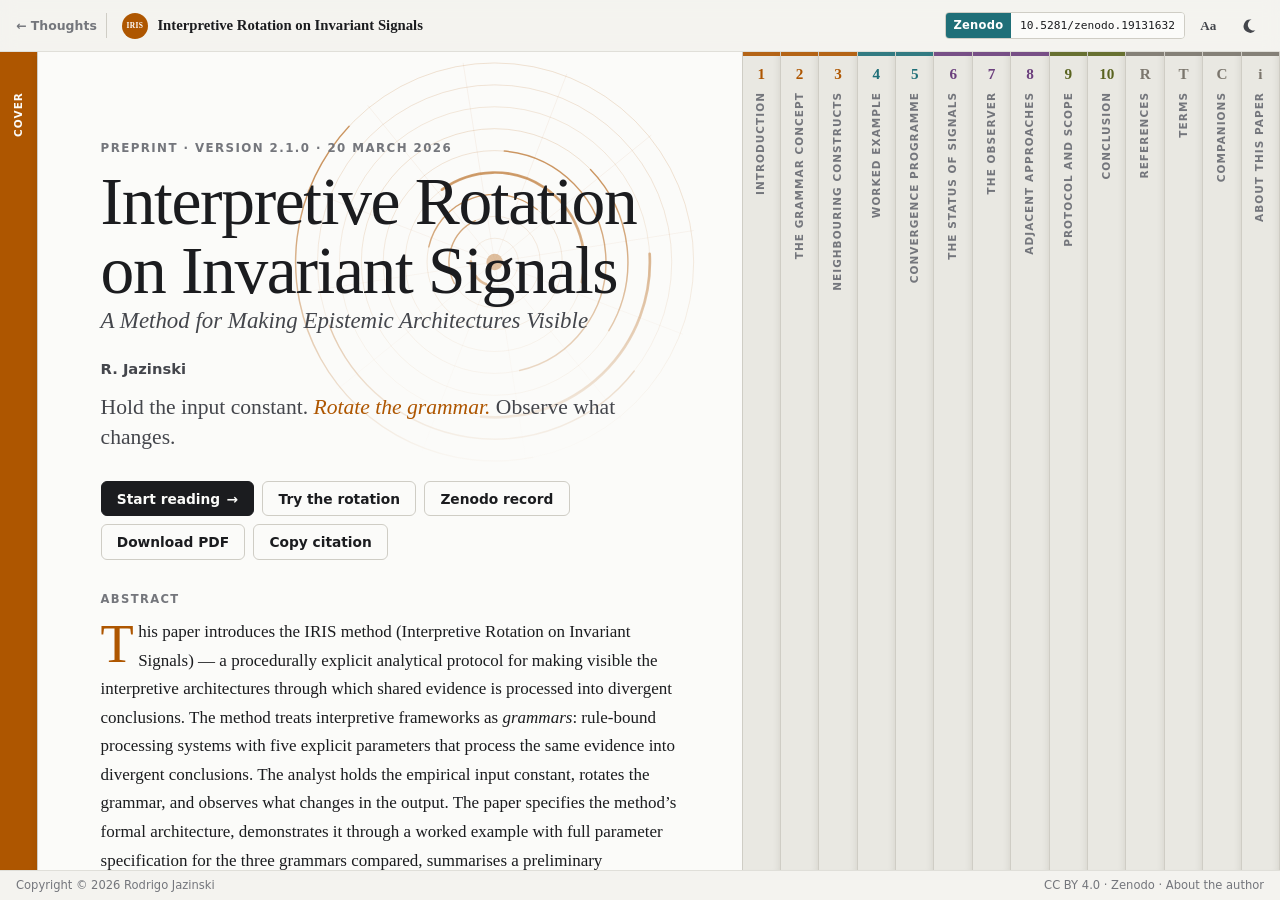
<file: interpretive-rotation-on-invariant-signals.html>
<!DOCTYPE html>
<html lang="en-GB">
<head>
<meta charset="utf-8">
<meta name="viewport" content="width=device-width, initial-scale=1">
<title>Interpretive Rotation on Invariant Signals — A Method for Making Epistemic Architectures Visible</title>
<meta name="description" content="A procedurally explicit method for making visible the interpretive architectures through which shared evidence is processed into divergent conclusions. Preprint, version 2.1.0.">
<meta name="author" content="Rodrigo Jazinski">
<meta name="keywords" content="interpretive grammars, epistemic divergence, IRIS method, interpretive closure, political epistemology, analytical pluralism, processing architecture, science and technology studies">
<meta name="robots" content="index, follow">
<meta name="copyright" content="© 2026 Rodrigo Jazinski. Licensed under CC BY 4.0.">
<meta name="citation_title" content="Interpretive Rotation on Invariant Signals: A Method for Making Epistemic Architectures Visible">
<meta name="citation_author" content="Jazinski, Rodrigo">
<meta name="citation_publication_date" content="2026/03/20">
<meta name="citation_doi" content="10.5281/zenodo.19131632">
<meta name="citation_pdf_url" content="https://zenodo.org/records/19131632/files/Interpretive%20Rotation%20on%20Invariant%20Signals_%20A%20Method%20for%20Making%20Epistemic%20Architectures%20Visible%20R.%20Jazinski%20v2.1.0.pdf?download=1">
<meta property="og:title" content="Interpretive Rotation on Invariant Signals">
<meta property="og:description" content="A procedurally explicit method for making visible the interpretive architectures through which shared evidence is processed into divergent conclusions. Preprint, version 2.1.0.">
<meta property="og:type" content="article">
<meta property="og:url" content="https://thoughts.rodrigojazinski.com/interpretive-rotation-on-invariant-signals.html">
<meta property="og:site_name" content="Rodrigo Jazinski">
<meta property="og:locale" content="en_GB">
<meta property="og:image" content="https://thoughts.rodrigojazinski.com/interpretive-rotation-on-invariant-signals/media/social-preview.jpg">
<meta name="twitter:card" content="summary_large_image">
<meta name="twitter:title" content="Interpretive Rotation on Invariant Signals">
<meta name="twitter:description" content="A procedurally explicit method for making visible the interpretive architectures through which shared evidence is processed into divergent conclusions. Preprint, version 2.1.0.">
<meta name="twitter:image" content="https://thoughts.rodrigojazinski.com/interpretive-rotation-on-invariant-signals/media/social-preview.jpg">
<link rel="canonical" href="https://thoughts.rodrigojazinski.com/interpretive-rotation-on-invariant-signals.html">
<link rel="icon" href="/favicon.ico">
<link rel="apple-touch-icon" sizes="180x180" href="/apple-touch-icon.png">
<link rel="icon" type="image/png" sizes="32x32" href="/favicon-32x32.png">
<link rel="icon" type="image/png" sizes="16x16" href="/favicon-16x16.png">
<link rel="manifest" href="/site.webmanifest">
<meta name="theme-color" content="#f4f3ef" media="(prefers-color-scheme: light)">
<meta name="theme-color" content="#121316" media="(prefers-color-scheme: dark)">
<link rel="stylesheet" href="interpretive-rotation-on-invariant-signals/css/iris.css">
<script>document.documentElement.classList.add("js");try{var t=localStorage.getItem("iris-theme");if(t)document.documentElement.dataset.theme=t;var z=localStorage.getItem("iris-size");if(z)document.documentElement.dataset.size=z}catch(e){}</script>
<script type="application/ld+json">{"@context": "https://schema.org", "@type": "ScholarlyArticle", "headline": "Interpretive Rotation on Invariant Signals", "alternativeHeadline": "A Method for Making Epistemic Architectures Visible", "author": {"@type": "Person", "name": "Rodrigo Jazinski", "identifier": "https://orcid.org/0009-0000-0362-1994"}, "datePublished": "2026-03-20", "version": "2.1.0", "license": "https://creativecommons.org/licenses/by/4.0/", "identifier": "https://doi.org/10.5281/zenodo.19131632", "url": "https://thoughts.rodrigojazinski.com/interpretive-rotation-on-invariant-signals.html", "inLanguage": "en-GB", "isBasedOn": "https://zenodo.org/records/19131632"}</script>
<!-- Cloudflare Web Analytics --><script type='module' src='https://static.cloudflareinsights.com/beacon.min.js' data-cf-beacon='{"token": "60e85ec2844e451cbc4b76624190bbad"}'></script><!-- End Cloudflare Web Analytics -->
</head>
<body>
<a class="skip" href="#cover-body">Skip to the paper</a>
<header class="topbar">
  <div class="topbar-left"><a class="back" href="./" title="All thoughts"><span aria-hidden="true">←</span> Thoughts</a><a class="brand" href="#cover"><span class="brand-mark" aria-hidden="true">IRIS</span><span class="brand-text">Interpretive Rotation on Invariant Signals</span></a></div>
  <div class="topbar-tools">
    <a class="zenodo" href="https://zenodo.org/records/19131632" title="Version of record on Zenodo"><span class="zenodo-z">Zenodo</span><span class="zenodo-doi">10.5281/zenodo.19131632</span></a>
    <button class="tool" type="button" data-size-toggle aria-label="Text size" title="Text size">Aa</button>
    <button class="tool" type="button" data-theme-toggle aria-label="Light or dark" title="Light or dark"><svg viewBox="0 0 16 16" aria-hidden="true"><path d="M10.6 1.6a6.6 6.6 0 1 0 3.8 10.6A5.4 5.4 0 0 1 10.6 1.6z"/></svg></button>
  </div>
  <div class="progress" aria-hidden="true"><span></span></div>
</header>
<main class="shelf" id="shelf">
<section class="panel part-front" id="cover" data-panel="cover" aria-labelledby="cover-spine">
<button class="spine" id="cover-spine" type="button" aria-expanded="false" aria-controls="cover-body"><span class="spine-num"></span><span class="spine-label">Cover</span></button>
<div class="panel-body" id="cover-body" role="region" aria-labelledby="cover-spine"><div class="panel-scroll"><div class="prose"><div class="cover-art"><svg class="iris-art iris-art-big" viewBox="0 0 1200 460" preserveAspectRatio="xMaxYMid slice" aria-hidden="true" focusable="false"><line x1="930" y1="230" x2="850.9" y2="436.1" stroke="#ae5600" stroke-opacity="0.07"/><line x1="930" y1="230" x2="758.4" y2="369.0" stroke="#ae5600" stroke-opacity="0.07"/><line x1="930" y1="230" x2="711.9" y2="264.5" stroke="#ae5600" stroke-opacity="0.07"/><line x1="930" y1="230" x2="723.9" y2="150.9" stroke="#ae5600" stroke-opacity="0.07"/><line x1="930" y1="230" x2="791.0" y2="58.4" stroke="#ae5600" stroke-opacity="0.07"/><line x1="930" y1="230" x2="895.5" y2="11.9" stroke="#ae5600" stroke-opacity="0.07"/><line x1="930" y1="230" x2="1009.1" y2="23.9" stroke="#ae5600" stroke-opacity="0.07"/><line x1="930" y1="230" x2="1101.6" y2="91.0" stroke="#ae5600" stroke-opacity="0.07"/><line x1="930" y1="230" x2="1148.1" y2="195.5" stroke="#ae5600" stroke-opacity="0.07"/><line x1="930" y1="230" x2="1136.1" y2="309.1" stroke="#ae5600" stroke-opacity="0.07"/><line x1="930" y1="230" x2="1069.0" y2="401.6" stroke="#ae5600" stroke-opacity="0.07"/><line x1="930" y1="230" x2="964.5" y2="448.1" stroke="#ae5600" stroke-opacity="0.07"/><circle cx="930" cy="230" r="26" fill="none" stroke="#ae5600" stroke-opacity="0.14" stroke-width="1"/><path d="M920.7 254.3 A26 26 0 0 1 904.0 229.5" fill="none" stroke="#ae5600" stroke-opacity="0.55" stroke-width="3" stroke-linecap="round"/><circle cx="930" cy="230" r="50" fill="none" stroke="#ae5600" stroke-opacity="0.16" stroke-width="1"/><path d="M885.9 253.5 A50 50 0 0 1 908.9 184.7" fill="none" stroke="#ae5600" stroke-opacity="0.55" stroke-width="1.6" stroke-linecap="round"/><circle cx="930" cy="230" r="74" fill="none" stroke="#ae5600" stroke-opacity="0.18000000000000002" stroke-width="1"/><path d="M857.9 213.4 A74 74 0 0 1 976.6 172.5" fill="none" stroke="#ae5600" stroke-opacity="0.55" stroke-width="1.6" stroke-linecap="round"/><circle cx="930" cy="230" r="98" fill="none" stroke="#ae5600" stroke-opacity="0.14" stroke-width="1"/><path d="M872.4 150.7 A98 98 0 0 1 1025.5 252.0" fill="none" stroke="#ae5600" stroke-opacity="0.55" stroke-width="3" stroke-linecap="round"/><circle cx="930" cy="230" r="122" fill="none" stroke="#ae5600" stroke-opacity="0.16" stroke-width="1"/><path d="M940.6 108.5 A122 122 0 0 1 957.4 348.9" fill="none" stroke="#ae5600" stroke-opacity="0.55" stroke-width="1.6" stroke-linecap="round"/><circle cx="930" cy="230" r="146" fill="none" stroke="#ae5600" stroke-opacity="0.18000000000000002" stroke-width="1"/><path d="M1035.0 128.6 A146 146 0 0 1 1055.1 305.2" fill="none" stroke="#ae5600" stroke-opacity="0.55" stroke-width="1.6" stroke-linecap="round"/><circle cx="930" cy="230" r="170" fill="none" stroke="#ae5600" stroke-opacity="0.14" stroke-width="1"/><path d="M1099.8 221.1 A170 170 0 0 1 915.2 399.4" fill="none" stroke="#ae5600" stroke-opacity="0.55" stroke-width="3" stroke-linecap="round"/><circle cx="930" cy="230" r="194" fill="none" stroke="#ae5600" stroke-opacity="0.16" stroke-width="1"/><path d="M1082.9 349.4 A194 194 0 0 1 748.9 299.5" fill="none" stroke="#ae5600" stroke-opacity="0.55" stroke-width="1.6" stroke-linecap="round"/><circle cx="930" cy="230" r="218" fill="none" stroke="#ae5600" stroke-opacity="0.18000000000000002" stroke-width="1"/><path d="M971.6 444.0 A218 218 0 0 1 770.6 81.3" fill="none" stroke="#ae5600" stroke-opacity="0.55" stroke-width="1.6" stroke-linecap="round"/><circle cx="930" cy="230" r="9" fill="#ae5600" fill-opacity="0.5"/></svg></div>
<div class="cover-head">
  <p class="cover-kicker">Preprint · version 2.1.0 · 20 March 2026</p>
  <h1>Interpretive Rotation on Invariant Signals</h1>
  <p class="cover-sub">A Method for Making Epistemic Architectures Visible</p>
  <p class="cover-by">R. Jazinski</p>
  <p class="cover-formula" aria-label="The method in one line">Hold the input constant. <span>Rotate the grammar.</span> Observe what changes.</p>
  <div class="cover-actions">
    <a class="btn btn-primary" href="#s1">Start reading <span aria-hidden="true">→</span></a>
    <a class="btn" href="#rotate">Try the rotation</a>
    <a class="btn" href="https://zenodo.org/records/19131632">Zenodo record</a>
    <a class="btn" href="https://zenodo.org/records/19131632/files/Interpretive%20Rotation%20on%20Invariant%20Signals_%20A%20Method%20for%20Making%20Epistemic%20Architectures%20Visible%20R.%20Jazinski%20v2.1.0.pdf?download=1">Download PDF</a>
    <button class="btn" type="button" data-copy-cite>Copy citation</button>
  </div>
  <p class="resume" hidden><a href="#">Return to your bookmark: <span></span> →</a></p>
</div>
<div class="cover-grid">
  <div class="cover-abstract"><h2 class="label">Abstract</h2><p>This paper introduces the IRIS method (Interpretive Rotation on Invariant Signals) — a procedurally explicit analytical protocol for making visible the interpretive architectures through which shared evidence is processed into divergent conclusions. The method treats interpretive frameworks as <em>grammars</em>: rule-bound processing systems with five explicit parameters that process the same evidence into divergent conclusions. The analyst holds the empirical input constant, rotates the grammar, and observes what changes in the output. The paper specifies the method’s formal architecture, demonstrates it through a worked example with full parameter specification for the three grammars compared, summarises a preliminary convergence programme involving 15 distinctively prompted large-language-model instances across 20 case studies, and positions the method relative to discourse analysis, frame analysis, Q-methodology, analytical pluralism, argumentation theory, and the sociology of knowledge. The IRIS method’s contribution is procedural: it supplies an explicit grammar notation and a controlled rotation protocol that lets analysts declare, apply, and contest interpretive architectures on identical empirical inputs rather than merely describe them.</p>
</div>
  <aside class="cover-side">
    <h2 class="label">How to read this page</h2>
    <ul class="howto">
      <li>Each section sits on a <strong>spine</strong>. Open one by clicking it, or move with the <kbd>←</kbd> <kbd>→</kbd> keys.</li>
      <li><a class="cite demo" tabindex="-1">Citations</a> open a card with the full reference and a link to the source.</li>
      <li><span class="gl demo">Dotted terms</span> show the paper's own definition.</li>
      <li>Panels marked <span class="explore-tag">Explore</span> let you operate the method: rotate a grammar, follow a signal, browse the case archive.</li>
      <li>To keep your place, press the <strong>ribbon</strong> beside a paragraph: hover over the paragraph, or tap it on a phone, or press <kbd>B</kbd>. The cover and the index of thoughts then offer a link back.</li>
    </ul>
    <h2 class="label">Keywords</h2>
    <ul class="keywords"><li>interpretive grammars</li><li>epistemic divergence</li><li>IRIS method</li><li>interpretive closure</li><li>political epistemology</li><li>analytical pluralism</li><li>processing architecture</li><li>science and technology studies</li></ul>
    <h2 class="label">Paper and companions</h2>
    <ul class="files">
      <li><a href="https://zenodo.org/records/19131632/files/Interpretive%20Rotation%20on%20Invariant%20Signals_%20A%20Method%20for%20Making%20Epistemic%20Architectures%20Visible%20R.%20Jazinski%20v2.1.0.pdf?download=1">The paper (PDF, 21 pages)</a></li>
      <li><a href="#companions">The Toolkit and the Case Studies</a></li>
    </ul>
    <p class="doi">DOI <a href="https://doi.org/10.5281/zenodo.19131632">10.5281/zenodo.19131632</a> · <a href="https://creativecommons.org/licenses/by/4.0/">CC BY 4.0</a></p>
  </aside>
</div></div><nav class="panel-nav" aria-label="Section navigation"><span></span><a class="next" href="#s1"><span>→</span> Introduction</a></nav></div></div>
</section>
<section class="panel part-method" id="s1" data-panel="s1" aria-labelledby="s1-spine">
<button class="spine" id="s1-spine" type="button" aria-expanded="false" aria-controls="s1-body"><span class="spine-num">1</span><span class="spine-label">Introduction</span></button>
<div class="panel-body" id="s1-body" role="region" aria-labelledby="s1-spine"><div class="panel-scroll"><header class="panel-head"><div class="panel-art"><svg class="iris-art" viewBox="0 0 1200 240" preserveAspectRatio="xMaxYMid slice" aria-hidden="true" focusable="false"><line x1="1010" y1="120" x2="978.2" y2="230.7" stroke="#ae5600" stroke-opacity="0.07"/><line x1="1010" y1="120" x2="927.1" y2="200.0" stroke="#ae5600" stroke-opacity="0.07"/><line x1="1010" y1="120" x2="898.2" y2="147.9" stroke="#ae5600" stroke-opacity="0.07"/><line x1="1010" y1="120" x2="899.3" y2="88.2" stroke="#ae5600" stroke-opacity="0.07"/><line x1="1010" y1="120" x2="930.0" y2="37.1" stroke="#ae5600" stroke-opacity="0.07"/><line x1="1010" y1="120" x2="982.1" y2="8.2" stroke="#ae5600" stroke-opacity="0.07"/><line x1="1010" y1="120" x2="1041.8" y2="9.3" stroke="#ae5600" stroke-opacity="0.07"/><line x1="1010" y1="120" x2="1092.9" y2="40.0" stroke="#ae5600" stroke-opacity="0.07"/><line x1="1010" y1="120" x2="1121.8" y2="92.1" stroke="#ae5600" stroke-opacity="0.07"/><line x1="1010" y1="120" x2="1120.7" y2="151.8" stroke="#ae5600" stroke-opacity="0.07"/><line x1="1010" y1="120" x2="1090.0" y2="202.9" stroke="#ae5600" stroke-opacity="0.07"/><line x1="1010" y1="120" x2="1037.9" y2="231.8" stroke="#ae5600" stroke-opacity="0.07"/><circle cx="1010" cy="120" r="26" fill="none" stroke="#ae5600" stroke-opacity="0.14" stroke-width="1"/><path d="M1002.8 145.0 A26 26 0 0 1 984.1 121.8" fill="none" stroke="#ae5600" stroke-opacity="0.55" stroke-width="3" stroke-linecap="round"/><circle cx="1010" cy="120" r="41" fill="none" stroke="#ae5600" stroke-opacity="0.16" stroke-width="1"/><path d="M975.6 142.3 A41 41 0 0 1 989.5 84.5" fill="none" stroke="#ae5600" stroke-opacity="0.55" stroke-width="1.6" stroke-linecap="round"/><circle cx="1010" cy="120" r="56" fill="none" stroke="#ae5600" stroke-opacity="0.18000000000000002" stroke-width="1"/><path d="M954.5 112.2 A56 56 0 0 1 1041.3 73.6" fill="none" stroke="#ae5600" stroke-opacity="0.55" stroke-width="1.6" stroke-linecap="round"/><circle cx="1010" cy="120" r="71" fill="none" stroke="#ae5600" stroke-opacity="0.14" stroke-width="1"/><path d="M963.4 66.4 A71 71 0 0 1 1080.3 129.9" fill="none" stroke="#ae5600" stroke-opacity="0.55" stroke-width="3" stroke-linecap="round"/><circle cx="1010" cy="120" r="86" fill="none" stroke="#ae5600" stroke-opacity="0.16" stroke-width="1"/><path d="M1010.0 34.0 A86 86 0 0 1 1036.6 201.8" fill="none" stroke="#ae5600" stroke-opacity="0.55" stroke-width="1.6" stroke-linecap="round"/><circle cx="1010" cy="120" r="101" fill="none" stroke="#ae5600" stroke-opacity="0.18000000000000002" stroke-width="1"/><path d="M1076.3 43.8 A101 101 0 0 1 1100.8 164.3" fill="none" stroke="#ae5600" stroke-opacity="0.55" stroke-width="1.6" stroke-linecap="round"/><circle cx="1010" cy="120" r="116" fill="none" stroke="#ae5600" stroke-opacity="0.14" stroke-width="1"/><path d="M1124.9 103.9 A116 116 0 0 1 1010.0 236.0" fill="none" stroke="#ae5600" stroke-opacity="0.55" stroke-width="3" stroke-linecap="round"/><circle cx="1010" cy="120" r="9" fill="#ae5600" fill-opacity="0.5"/></svg></div><div class="panel-head-text"><p class=panel-kicker>The method · Section 1</p><h2 id="s1-title">Introduction</h2></div></header><div class="prose"><p>Why do people examining the same evidence reach incompatible conclusions? One common family of explanations attributes divergence to bias, motivated cognition, or informational asymmetries. This paper develops a complementary claim: even when relevant empirical reference points are shared, divergence can be generated by differences in the processing rules that select, weight, and close over those reference points. The claim is not that bias is irrelevant but that bias often operates through interpretive architectures whose rules can be made explicit and compared. This is a methodological paper: it specifies a procedure for making those architectures visible.</p>
<p>The claim is intended to be broadly applicable. In many domains where shared evidence generates conflicting interpretations — climate policy, public health, economic reform, geopolitical strategy — the divergence can often be traced, at least in part, to the rules governing what counts as a signal, how signals are weighted, and what forms of conclusion are admissible. In many real-world disputes, both evidence and architectures differ simultaneously; IRIS models the limiting case in which the empirical substrate is stipulated as invariant by the analyst, isolating architectural effects that in practice are entangled with informational asymmetries. These rules constitute what this paper calls an <span class="gl" tabindex="0" data-gl="Interpretive grammar">interpretive grammar</span>: a structured processing architecture that transforms empirical input into analytical output. Different grammars, applied to the same input, produce different outputs. (The term “grammar” is used here to denote a rule-bound processing system, not in the linguistic sense of syntactic or semantic structure.)</p>
<p>The IRIS method — Interpretive Rotation on Invariant Signals — formalises this observation as a procedurally explicit analytical protocol: hold the input constant, rotate the grammar, and observe what changes in the output. Fuller operational protocols are available in the <a href="#ref-jazinski-2026" class="cite" data-ref="jazinski-2026">IRIS Toolkit</a>, and an exploratory convergence archive is documented in the <a href="#ref-jazinski-2026-2" class="cite" data-ref="jazinski-2026-2">IRIS Case Studies series</a>. his paper presents the method’s core architecture in a self-contained format: a reader should be able to understand and provisionally evaluate — and, in straightforward cases, sketch an application of — the method from this paper alone, consulting the companion publications for fuller operational detail and case study evidence.</p>
<p>The method does not determine which interpretation is correct. Its purpose is to make the processing architectures visible so that evaluation can proceed with clearer awareness of what each grammar selects, excludes, and permits. This need not entail relativism. One cannot judge what one cannot see. The IRIS method aims to make the machinery of interpretation visible, and in doing so can help render opaque disagreement into structured, analysable divergence.</p>
<p>The civic dimension deserves emphasis. Contemporary debates about polarisation, misinformation, and epistemic crisis often emphasise information access (filter bubbles, echo chambers) or individual cognition (confirmation bias, motivated reasoning). The IRIS method proposes a different diagnostic: divergence often has a structural component, not merely an informational one. Citizens on opposing sides of a contested issue may be processing the same evidence through different interpretive grammars whose selection rules, weighting priorities, and closure mechanisms can generate incompatible outputs even when empirical reference points are shared. If this diagnostic is correct, then fact-checking and media literacy — however valuable in their own right — may be insufficient alone to resolve the divergence, because the divergence is not produced by factual error alone. It is produced, at least in part, by the architecture of interpretation itself. Whether IRIS can contribute to real-world depolarisation remains an open question pending participatory testing; what it offers now is a diagnostic instrument for making the architecture of disagreement visible — a step towards more informed engagement in which disputants can identify not merely what they disagree about but which processing rules generate the disagreement.</p>
<p>The paper proceeds as follows. Section <a class="xref" href="#s2">2</a> defines the grammar concept and its five parameters with operational specifications. Section <a class="xref" href="#s3">3</a> situates grammars relative to neighbouring constructs, including paradigms, epistemes, thought-styles, ideal types, and orders of worth. Section <a class="xref" href="#s4">4</a> demonstrates the method through a worked example with full parameter specification. Section <a class="xref" href="#s5">5</a> summarises a preliminary convergence programme and addresses its limitations. Section <a class="xref" href="#s6">6</a> addresses the ontological status of signals. Section <a class="xref" href="#s7">7</a> discusses the observer’s grammar. Section <a class="xref" href="#s8">8</a> positions the method relative to adjacent approaches. Section <a class="xref" href="#s9">9</a> provides a compact protocol and discusses scope conditions. Section <a class="xref" href="#s10">10</a> concludes.</p>
</div><nav class="panel-nav" aria-label="Section navigation"><a class="prev" href="#cover"><span>←</span> Cover</a><a class="next" href="#s2"><span>→</span> The grammar concept</a></nav></div></div>
</section>
<section class="panel part-method" id="s2" data-panel="s2" aria-labelledby="s2-spine">
<button class="spine" id="s2-spine" type="button" aria-expanded="false" aria-controls="s2-body"><span class="spine-num">2</span><span class="spine-label">The grammar concept</span></button>
<div class="panel-body" id="s2-body" role="region" aria-labelledby="s2-spine"><div class="panel-scroll"><header class="panel-head"><div class="panel-art"><svg class="iris-art" viewBox="0 0 1200 240" preserveAspectRatio="xMaxYMid slice" aria-hidden="true" focusable="false"><line x1="1010" y1="120" x2="918.0" y2="189.3" stroke="#ae5600" stroke-opacity="0.07"/><line x1="1010" y1="120" x2="895.7" y2="134.0" stroke="#ae5600" stroke-opacity="0.07"/><line x1="1010" y1="120" x2="904.0" y2="75.0" stroke="#ae5600" stroke-opacity="0.07"/><line x1="1010" y1="120" x2="940.7" y2="28.0" stroke="#ae5600" stroke-opacity="0.07"/><line x1="1010" y1="120" x2="996.0" y2="5.7" stroke="#ae5600" stroke-opacity="0.07"/><line x1="1010" y1="120" x2="1055.0" y2="14.0" stroke="#ae5600" stroke-opacity="0.07"/><line x1="1010" y1="120" x2="1102.0" y2="50.7" stroke="#ae5600" stroke-opacity="0.07"/><line x1="1010" y1="120" x2="1124.3" y2="106.0" stroke="#ae5600" stroke-opacity="0.07"/><line x1="1010" y1="120" x2="1116.0" y2="165.0" stroke="#ae5600" stroke-opacity="0.07"/><line x1="1010" y1="120" x2="1079.3" y2="212.0" stroke="#ae5600" stroke-opacity="0.07"/><line x1="1010" y1="120" x2="1024.0" y2="234.3" stroke="#ae5600" stroke-opacity="0.07"/><line x1="1010" y1="120" x2="965.0" y2="226.0" stroke="#ae5600" stroke-opacity="0.07"/><circle cx="1010" cy="120" r="26" fill="none" stroke="#ae5600" stroke-opacity="0.14" stroke-width="1"/><path d="M989.2 135.6 A26 26 0 0 1 988.2 105.8" fill="none" stroke="#ae5600" stroke-opacity="0.55" stroke-width="3" stroke-linecap="round"/><circle cx="1010" cy="120" r="41" fill="none" stroke="#ae5600" stroke-opacity="0.16" stroke-width="1"/><path d="M969.1 117.1 A41 41 0 0 1 1015.0 79.3" fill="none" stroke="#ae5600" stroke-opacity="0.55" stroke-width="1.6" stroke-linecap="round"/><circle cx="1010" cy="120" r="56" fill="none" stroke="#ae5600" stroke-opacity="0.18000000000000002" stroke-width="1"/><path d="M970.4 80.4 A56 56 0 0 1 1062.9 101.8" fill="none" stroke="#ae5600" stroke-opacity="0.55" stroke-width="1.6" stroke-linecap="round"/><circle cx="1010" cy="120" r="71" fill="none" stroke="#ae5600" stroke-opacity="0.14" stroke-width="1"/><path d="M1005.0 49.2 A71 71 0 0 1 1060.2 170.2" fill="none" stroke="#ae5600" stroke-opacity="0.55" stroke-width="3" stroke-linecap="round"/><circle cx="1010" cy="120" r="86" fill="none" stroke="#ae5600" stroke-opacity="0.16" stroke-width="1"/><path d="M1061.8 51.3 A86 86 0 0 1 982.0 201.3" fill="none" stroke="#ae5600" stroke-opacity="0.55" stroke-width="1.6" stroke-linecap="round"/><circle cx="1010" cy="120" r="101" fill="none" stroke="#ae5600" stroke-opacity="0.18000000000000002" stroke-width="1"/><path d="M1108.8 99.0 A101 101 0 0 1 1055.9 210.0" fill="none" stroke="#ae5600" stroke-opacity="0.55" stroke-width="1.6" stroke-linecap="round"/><circle cx="1010" cy="120" r="116" fill="none" stroke="#ae5600" stroke-opacity="0.14" stroke-width="1"/><path d="M1111.5 176.2 A116 116 0 0 1 940.2 212.6" fill="none" stroke="#ae5600" stroke-opacity="0.55" stroke-width="3" stroke-linecap="round"/><circle cx="1010" cy="120" r="9" fill="#ae5600" fill-opacity="0.5"/></svg></div><div class="panel-head-text"><p class=panel-kicker>The method · Section 2</p><h2 id="s2-title">The Grammar Concept</h2></div></header><div class="prose"><p>An <span class="gl" tabindex="0" data-gl="Interpretive grammar">interpretive grammar</span>, as deployed in this method, is a rule-bound processing system defined by five parameters. Following <a href="#ref-weber-1949" class="cite" data-ref="weber-1949">Weber’s (1949)</a> conception of ideal types, grammars are analytical instruments constructed by the analyst to maximise interpretive contrast, not ethnographic descriptions of how actual communities experience their own reasoning. Whether analyst-specified grammars correspond to the processing rules of naturally occurring interpretive communities is an empirical question that the method does not claim to have answered; establishing that correspondence is a future research direction outlined in Section <a class="xref" href="#s9">9</a>.</p>
<p>The five core parameters are:</p>
<h3 id="primary-analytical-variable-v">Primary analytical variable (V)</h3>
<p>The factor the grammar treats as causally fundamental — the lens through which all other signals are read. For example: class structure (egalitarian grammar), cultural continuity (civilisational grammar), or systemic transformation (structural grammar). V determines what the grammar is ultimately “about.”</p>
<h3 id="signal-selection-rules-s">Signal selection rules (S)</h3>
<p>Inclusion and exclusion criteria governing which empirical inputs the grammar admits for processing. S operates as a filter: inputs that pass the criteria enter the grammar; inputs that fail are excluded or demoted. The analyst must declare what is admitted and what is excluded, with justification. For example, an egalitarian grammar admits signals mappable to capital concentration and institutional capture; it excludes or reinterprets signals grounded in cultural identity as independent causal forces.</p>
<h3 id="weighting-priority-w">Weighting priority (W)</h3>
<p>An ordered priority ranking that determines which admitted signals are treated as primary and which as secondary or background. W is not a numeric weighting function but an explicit ranking rule: signal A takes precedence over signal B when both are present. For the egalitarian grammar, economic magnitude (wealth share, lobbying expenditure) outranks cultural indicators; for the civilisational grammar, moral valence (relationship to foundational values) outranks distributional metrics.</p>
<h3 id="causal-chain-type-c">Causal chain type (C)</h3>
<p>The form of explanation the grammar can construct. C constrains the admissible logic connecting signals to conclusions. The analyst declares the causal chain type appropriate to their domain. Based on regularities observed in the preliminary case-study archive (Section <a class="xref" href="#s5">5</a>), three broad families recur: agentic/moral chains (agents or moral forces drive outcomes through intentional or normative mechanisms), structural/systemic chains (institutional or material processes produce outcomes without requiring moral attribution), and non-agentic correlational chains (co-variation among indicators is mapped without attributing causality or moral agency). Analysts may specify alternative types — teleological, functional, narrative, conjunctural — as appropriate; the typology is open and illustrative, not exhaustive. The requirement is explicit declaration, not conformity to a fixed taxonomy.</p>
<h3 id="admissible-closure-a">Admissible closure (A)</h3>
<p>The set of permissible conclusion-forms the grammar can reach. A defines the boundary of what the grammar is allowed to conclude. Closure is not a single conclusion but a class of admissible outputs: for an egalitarian grammar, the admissible set includes reform, rupture, or collective renewal; it excludes conclusions in which the current order is sustainable without redistribution. For a structural grammar, the admissible set includes trend description and phase-transition identification; it excludes moral prescription. A functions as a stopping rule: the grammar reaches closure when its processing has produced an output within the admissible set.</p>
<p>The grammar can be formally represented as G = (V, S, W, C, A). For fuller specification, four optional parameters extend the core schema: excluded signals (E), characteristic vocabulary (K; the distinctive lexicon a grammar employs), temporal orientation (T; e.g. past/present/future salience), and temporal formation (F; e.g. linear/cyclical/crisis framing). Of these, E is used in the worked example below; K, T, and F were not required for the present demonstration. The formal definition and full operational protocols are developed in the <a href="#ref-jazinski-2026" class="cite" data-ref="jazinski-2026">IRIS Toolkit</a> (iris.rodrigojazinski.com); the core schema presented here is sufficient for provisional application.</p>
<figure class="explore" data-explore="tuple">
<figcaption>
<span class="explore-tag">Explore</span> G = (V, S, W, C, A): choose a parameter
</figcaption>
<div class="explore-body">
<noscript>
<p>
This interactive figure needs JavaScript; the text and tables hold the same information.
</p>
</noscript>
</div>
<p class="explore-note">
Definitions quoted from this section; values from Table 1 (Section <a class="xref" href="#s4">4</a>).
</p>
</figure>
<p>What makes grammars <em>architectural</em> rather than merely perspectival? Five properties distinguish the grammar concept from the looser notion of a “perspective” or “worldview.” First, grammars are parametrically specified ex ante: the analyst declares V, S, W, C, and A before processing begins, not after. Second, grammars constrain outputs: given a declared signal set, the grammar’s rules constrain what closures are reachable and what closures are excluded. Third, grammars are comparable across domains using a common parameter schema: the same five-parameter structure is intended to be portable across domains — whether the domain is American democracy, antimicrobial resistance, or cryptocurrency regulation — though demonstration remains domain-specific at this stage. Fourth, grammars can be rotated on the same signal set, producing different outputs from identical inputs under controlled conditions. Fifth, grammars specified as (V, S, W, C, A) can in principle be operated by another analyst on the same signal set, enabling independent re-application and contestation. These properties — pre-specification, output constraint, cross-domain comparability, rotational operation, and re-applicability by independent analysts — are what the architectural metaphor denotes. A perspective does not require them; a grammar does.</p>
</div><nav class="panel-nav" aria-label="Section navigation"><a class="prev" href="#s1"><span>←</span> Introduction</a><a class="next" href="#s3"><span>→</span> Neighbouring constructs</a></nav></div></div>
</section>
<section class="panel part-method" id="s3" data-panel="s3" aria-labelledby="s3-spine">
<button class="spine" id="s3-spine" type="button" aria-expanded="false" aria-controls="s3-body"><span class="spine-num">3</span><span class="spine-label">Neighbouring constructs</span></button>
<div class="panel-body" id="s3-body" role="region" aria-labelledby="s3-spine"><div class="panel-scroll"><header class="panel-head"><div class="panel-art"><svg class="iris-art" viewBox="0 0 1200 240" preserveAspectRatio="xMaxYMid slice" aria-hidden="true" focusable="false"><line x1="1010" y1="120" x2="894.8" y2="120.0" stroke="#ae5600" stroke-opacity="0.07"/><line x1="1010" y1="120" x2="910.2" y2="62.4" stroke="#ae5600" stroke-opacity="0.07"/><line x1="1010" y1="120" x2="952.4" y2="20.2" stroke="#ae5600" stroke-opacity="0.07"/><line x1="1010" y1="120" x2="1010.0" y2="4.8" stroke="#ae5600" stroke-opacity="0.07"/><line x1="1010" y1="120" x2="1067.6" y2="20.2" stroke="#ae5600" stroke-opacity="0.07"/><line x1="1010" y1="120" x2="1109.8" y2="62.4" stroke="#ae5600" stroke-opacity="0.07"/><line x1="1010" y1="120" x2="1125.2" y2="120.0" stroke="#ae5600" stroke-opacity="0.07"/><line x1="1010" y1="120" x2="1109.8" y2="177.6" stroke="#ae5600" stroke-opacity="0.07"/><line x1="1010" y1="120" x2="1067.6" y2="219.8" stroke="#ae5600" stroke-opacity="0.07"/><line x1="1010" y1="120" x2="1010.0" y2="235.2" stroke="#ae5600" stroke-opacity="0.07"/><line x1="1010" y1="120" x2="952.4" y2="219.8" stroke="#ae5600" stroke-opacity="0.07"/><line x1="1010" y1="120" x2="910.2" y2="177.6" stroke="#ae5600" stroke-opacity="0.07"/><circle cx="1010" cy="120" r="26" fill="none" stroke="#ae5600" stroke-opacity="0.14" stroke-width="1"/><path d="M984.0 120.0 A26 26 0 0 1 1001.1 95.6" fill="none" stroke="#ae5600" stroke-opacity="0.55" stroke-width="3" stroke-linecap="round"/><circle cx="1010" cy="120" r="41" fill="none" stroke="#ae5600" stroke-opacity="0.16" stroke-width="1"/><path d="M979.1 93.1 A41 41 0 0 1 1038.5 90.5" fill="none" stroke="#ae5600" stroke-opacity="0.55" stroke-width="1.6" stroke-linecap="round"/><circle cx="1010" cy="120" r="56" fill="none" stroke="#ae5600" stroke-opacity="0.18000000000000002" stroke-width="1"/><path d="M1002.2 64.5 A56 56 0 0 1 1063.3 137.3" fill="none" stroke="#ae5600" stroke-opacity="0.55" stroke-width="1.6" stroke-linecap="round"/><circle cx="1010" cy="120" r="71" fill="none" stroke="#ae5600" stroke-opacity="0.14" stroke-width="1"/><path d="M1048.7 60.5 A71 71 0 0 1 1019.9 190.3" fill="none" stroke="#ae5600" stroke-opacity="0.55" stroke-width="3" stroke-linecap="round"/><circle cx="1010" cy="120" r="86" fill="none" stroke="#ae5600" stroke-opacity="0.16" stroke-width="1"/><path d="M1092.7 96.3 A86 86 0 0 1 938.7 168.1" fill="none" stroke="#ae5600" stroke-opacity="0.55" stroke-width="1.6" stroke-linecap="round"/><circle cx="1010" cy="120" r="101" fill="none" stroke="#ae5600" stroke-opacity="0.18000000000000002" stroke-width="1"/><path d="M1101.5 162.7 A101 101 0 0 1 992.5 219.5" fill="none" stroke="#ae5600" stroke-opacity="0.55" stroke-width="1.6" stroke-linecap="round"/><circle cx="1010" cy="120" r="116" fill="none" stroke="#ae5600" stroke-opacity="0.14" stroke-width="1"/><path d="M1057.2 226.0 A116 116 0 0 1 898.5 152.0" fill="none" stroke="#ae5600" stroke-opacity="0.55" stroke-width="3" stroke-linecap="round"/><circle cx="1010" cy="120" r="9" fill="#ae5600" fill-opacity="0.5"/></svg></div><div class="panel-head-text"><p class=panel-kicker>The method · Section 3</p><h2 id="s3-title">Grammars and Neighbouring Constructs</h2></div></header><div class="prose"><p>The grammar concept inherits from, but is not identical to, several established constructs. Situating IRIS within this intellectual lineage clarifies both what it borrows and what it adds.</p>
<p><a href="#ref-kuhn-1962" class="cite" data-ref="kuhn-1962">Kuhn’s paradigms (1962)</a> demonstrated that frameworks shape what counts as evidence. Grammars inherit this insight but differ operationally: paradigms are tacitly shared by communities and identifiable only retrospectively; grammars are explicitly specified by the analyst and operable prospectively. Paradigms govern practice within a single community; grammars coexist by design, enabling controlled rotation.</p>
<p><a href="#ref-hacking-1982" class="cite" data-ref="hacking-1982">Hacking’s styles of reasoning (1982)</a> showed that entire domains of inquiry create the categories of truth they then discover. The grammar concept operationalises this: where Hacking describes styles as historical formations to be excavated, IRIS specifies grammars as processing architectures to be declared, tested, and contested.</p>
<p><a href="#ref-foucault-1966" class="cite" data-ref="foucault-1966">Foucault’s epistemes (1966)</a> established that knowledge systems have structural rules determining what can be said and thought within them. The grammar concept shares this recognition but treats the rules as analyst-declared processing instruments whose consequences can be demonstrated under controlled input conditions, rather than as unconscious conditions of possibility to be excavated archaeologically.</p>
<p><a href="#ref-mannheim-1929" class="cite" data-ref="mannheim-1929">Mannheim’s thought-styles (1929/1936)</a> and <a href="#ref-fleck-1935" class="cite" data-ref="fleck-1935">Fleck’s thought collectives (1935/1979)</a> are the grammar concept’s most direct precursors in the sociology of knowledge. Mannheim demonstrated that the social position of the knower shapes the knowledge produced; Fleck showed that thought collectives develop processing rules that determine what counts as a fact within their community. The IRIS method extends their insight from social position to explicit processing architecture: it specifies the rules as declarable parameters rather than as socially embedded dispositions, enabling controlled comparison across grammars that Mannheim’s and Fleck’s frameworks describe but do not operationalise.</p>
<p>From <a href="#ref-haraway-1988" class="cite" data-ref="haraway-1988">Haraway’s situated knowledges (1988)</a> and <a href="#ref-harding-1986" class="cite" data-ref="harding-1986">Harding’s standpoint epistemology (1986)</a>, the method inherits the claim that objectivity is not achieved by transcending position but by making position explicit and accountable. The IRIS method’s <span class="gl" tabindex="0" data-gl="Reflexive declaration (Step O)">reflexive declaration</span> (<a class="xref" href="#protocol">Step O</a>) operationalises this insight.</p>
<p><a href="#ref-boltanski-2006" class="cite" data-ref="boltanski-2006">Boltanski and Thévenot’s orders of worth (2006)</a> map justification regimes — civic, market, industrial, and others — that function as rule-bound systems processing the same events into different normative conclusions. The grammar concept shares their recognition of structured interpretive plurality but differs in its procedural ambition: where Boltanski and Thévenot describe which regimes actors mobilise in practice, IRIS provides a controlled rotation protocol enabling systematic comparison of how each architecture processes identical inputs.</p>
<p>The grammar concept’s originality therefore lies not in the core insight — that interpretive frameworks shape conclusions — which has been articulated in various forms from Mannheim through Kuhn to Haraway. The originality lies in the operational constellation: a parametric specification schema (V, S, W, C, A), a controlled rotation protocol on declared invariant signals, and a reflexive declaration requirement (<a class="xref" href="#protocol">Step O</a>) that makes the analyst’s own grammar visible and auditable. It is this constellation, not any single element, that constitutes the IRIS method’s distinctive contribution.</p>
</div><nav class="panel-nav" aria-label="Section navigation"><a class="prev" href="#s2"><span>←</span> The grammar concept</a><a class="next" href="#s4"><span>→</span> Worked example</a></nav></div></div>
</section>
<section class="panel part-demo" id="s4" data-panel="s4" aria-labelledby="s4-spine">
<button class="spine" id="s4-spine" type="button" aria-expanded="false" aria-controls="s4-body"><span class="spine-num">4</span><span class="spine-label">Worked example</span></button>
<div class="panel-body" id="s4-body" role="region" aria-labelledby="s4-spine"><div class="panel-scroll"><header class="panel-head"><div class="panel-art"><svg class="iris-art" viewBox="0 0 1200 240" preserveAspectRatio="xMaxYMid slice" aria-hidden="true" focusable="false"><line x1="1010" y1="120" x2="918.0" y2="50.7" stroke="#1f6f78" stroke-opacity="0.07"/><line x1="1010" y1="120" x2="965.0" y2="14.0" stroke="#1f6f78" stroke-opacity="0.07"/><line x1="1010" y1="120" x2="1024.0" y2="5.7" stroke="#1f6f78" stroke-opacity="0.07"/><line x1="1010" y1="120" x2="1079.3" y2="28.0" stroke="#1f6f78" stroke-opacity="0.07"/><line x1="1010" y1="120" x2="1116.0" y2="75.0" stroke="#1f6f78" stroke-opacity="0.07"/><line x1="1010" y1="120" x2="1124.3" y2="134.0" stroke="#1f6f78" stroke-opacity="0.07"/><line x1="1010" y1="120" x2="1102.0" y2="189.3" stroke="#1f6f78" stroke-opacity="0.07"/><line x1="1010" y1="120" x2="1055.0" y2="226.0" stroke="#1f6f78" stroke-opacity="0.07"/><line x1="1010" y1="120" x2="996.0" y2="234.3" stroke="#1f6f78" stroke-opacity="0.07"/><line x1="1010" y1="120" x2="940.7" y2="212.0" stroke="#1f6f78" stroke-opacity="0.07"/><line x1="1010" y1="120" x2="904.0" y2="165.0" stroke="#1f6f78" stroke-opacity="0.07"/><line x1="1010" y1="120" x2="895.7" y2="106.0" stroke="#1f6f78" stroke-opacity="0.07"/><circle cx="1010" cy="120" r="26" fill="none" stroke="#1f6f78" stroke-opacity="0.14" stroke-width="1"/><path d="M989.2 104.4 A26 26 0 0 1 1017.6 95.1" fill="none" stroke="#1f6f78" stroke-opacity="0.55" stroke-width="3" stroke-linecap="round"/><circle cx="1010" cy="120" r="41" fill="none" stroke="#1f6f78" stroke-opacity="0.16" stroke-width="1"/><path d="M1001.5 79.9 A41 41 0 0 1 1050.5 113.6" fill="none" stroke="#1f6f78" stroke-opacity="0.55" stroke-width="1.6" stroke-linecap="round"/><circle cx="1010" cy="120" r="56" fill="none" stroke="#1f6f78" stroke-opacity="0.18000000000000002" stroke-width="1"/><path d="M1037.1 71.0 A56 56 0 0 1 1042.1 165.9" fill="none" stroke="#1f6f78" stroke-opacity="0.55" stroke-width="1.6" stroke-linecap="round"/><circle cx="1010" cy="120" r="71" fill="none" stroke="#1f6f78" stroke-opacity="0.14" stroke-width="1"/><path d="M1076.7 95.7 A71 71 0 0 1 975.6 182.1" fill="none" stroke="#1f6f78" stroke-opacity="0.55" stroke-width="3" stroke-linecap="round"/><circle cx="1010" cy="120" r="86" fill="none" stroke="#1f6f78" stroke-opacity="0.16" stroke-width="1"/><path d="M1090.3 150.8 A86 86 0 0 1 924.1 115.5" fill="none" stroke="#1f6f78" stroke-opacity="0.55" stroke-width="1.6" stroke-linecap="round"/><circle cx="1010" cy="120" r="101" fill="none" stroke="#1f6f78" stroke-opacity="0.18000000000000002" stroke-width="1"/><path d="M1057.4 209.2 A101 101 0 0 1 936.1 188.9" fill="none" stroke="#1f6f78" stroke-opacity="0.55" stroke-width="1.6" stroke-linecap="round"/><circle cx="1010" cy="120" r="116" fill="none" stroke="#1f6f78" stroke-opacity="0.14" stroke-width="1"/><path d="M983.9 233.0 A116 116 0 0 1 901.7 78.4" fill="none" stroke="#1f6f78" stroke-opacity="0.55" stroke-width="3" stroke-linecap="round"/><circle cx="1010" cy="120" r="9" fill="#1f6f78" fill-opacity="0.5"/></svg></div><div class="panel-head-text"><p class=panel-kicker>Demonstration · Section 4</p><h2 id="s4-title">Worked Example: Citizens United v. FEC (2010)</h2></div></header><div class="prose"><p><strong><a class="xref" href="#protocol">Step O</a>: Author’s <span class="gl" tabindex="0" data-gl="Reflexive declaration (Step O)">reflexive declaration</span>.</strong> The author’s <span class="gl" tabindex="0" data-gl="Home grammar">home grammar</span> is structural-systemic: V = systemic transformation as measurable process; S = admits quantifiable, longitudinally trackable signals, demotes signals requiring moral attribution; W = measurability and systemic coupling outrank moral valence; C = correlational (co-variation mapped without assigning moral agency); A = description and phase-transition identification only, excludes moral prescription. The structural grammar is the author’s default analytical lens, producing the highest fluency and the greatest resistance to abandonment under rotation. One traceable consequence: the structural grammar’s exclusion of moral vocabulary in the worked example below is the output the author found most natural to produce; the moral-causal chains of the egalitarian and civilisational grammars required deliberate <span class="gl" tabindex="0" data-gl="Ventriloquism">ventriloquism</span>, which I experienced as lower fluency and greater effort in composing the closure sentences.</p>
<p>The following demonstration applies the IRIS method to the U.S. Supreme Court’s <em>Citizens United v. Federal Election Commission</em> decision of 2010, which held unconstitutional prohibitions on corporate and union independent expenditures and electioneering communications and did not affect the ban on direct corporate contributions. The purpose is not to settle a political question but to show how the same event becomes three different analytical objects depending on the processing architecture applied.</p>
<h3 id="step-1-the-invariant-signal-set">Step 1: The invariant signal set</h3>
<p>Four signals are held constant across all three grammars: (i) the 5–4 decision and its legal reasoning holding that prohibitions on corporate independent expenditures and electioneering communications violate the First Amendment; (ii) post-decision spending data as reported in FEC disclosures (independent expenditures and electioneering communications rose from <strong>the low hundreds of millions</strong> in the 2007–2008 cycle to <strong>about $1.27 billion</strong> in the 2011–2012 cycle, per FEC reporting categories); (iii) the <a href="#ref-gilens-2014" class="cite" data-ref="gilens-2014">Gilens and Page (2014)</a> conclusion that, in their multivariate analysis, average citizens have little or no independent influence on policy outcomes once economic elites and organised interest groups are accounted for; (iv) a widely discussed “revolving-door” dynamic (personnel movement between regulatory agencies and relevant industries). For the purposes of this demonstration, these signals are stipulated as factual (treated as invariant) across the three grammars under comparison; each grammar assigns them different significance.</p>
<h3 id="step-2-grammar-specifications">Step 2: Grammar specifications</h3>
<p><strong>Table 1: Grammar Specifications for Citizens United</strong></p>
<div class="table-wrap"><table>
<colgroup>
<col style="width: 25%" />
<col style="width: 25%" />
<col style="width: 25%" />
<col style="width: 25%" />
</colgroup>
<thead>
<tr>
<th>Parameter</th>
<th>Egalitarian</th>
<th>Civilisational</th>
<th>Structural</th>
</tr>
</thead>
<tbody>
<tr>
<td>V</td>
<td>Class structure; economic distribution</td>
<td>Cultural continuity; national identity</td>
<td>Systemic transformation as measurable process</td>
</tr>
<tr>
<td>S</td>
<td>Admits signals mappable to capital concentration and institutional capture. Excludes cultural identity as an independent cause.</td>
<td>Admits signals mappable to sovereignty violation and moral order. Excludes class analysis as an independent cause.</td>
<td>Admits quantifiable, longitudinally trackable signals. Excludes moral attribution and prescriptive judgement.</td>
</tr>
<tr>
<td>W</td>
<td>Economic magnitude: wealth share &gt; lobbying expenditure &gt; policy responsiveness</td>
<td>Moral valence: sovereignty violation &gt; institutional betrayal &gt; economic indicators</td>
<td>Measurability and systemic coupling: data quality &gt; institutional reliability &gt; structural linkage</td>
</tr>
<tr>
<td>C</td>
<td>Systemic-causal: capital accumulation → institutional capture → democratic erosion</td>
<td>Moral-causal: elite betrayal of founding principles → cultural fragmentation → civilisational decline</td>
<td>Correlational: co-variation among structural indicators mapped without moral agency</td>
</tr>
<tr>
<td>A</td>
<td>Reform, rupture, or collective renewal. Cannot conclude that current order is sustainable.</td>
<td>Restoration or cultural renaissance. Cannot conclude that current trajectory is acceptable.</td>
<td>Description only. Can identify phase transition but cannot prescribe intervention.</td>
</tr>
<tr>
<td>E</td>
<td>Cultural identity, civilisational continuity, libertarian free-speech arguments</td>
<td>Class analysis as independent cause, correlational/value-neutral description</td>
<td>Moral attribution, prescriptive judgement, identitarian narrative</td>
</tr>
</tbody>
</table></div>
<figure class="explore" id="rotate" data-explore="rotate">
<figcaption>
<span class="explore-tag">Explore</span> Rotate the grammar: the same four signals, three architectures
</figcaption>
<div class="explore-body">
<noscript>
<p>
This interactive figure needs JavaScript; the text and tables hold the same information.
</p>
</noscript>
</div>
<p class="explore-note">
Every sentence shown is quoted from this section. Where the paper does not say how a grammar weighs a signal, the figure says so.
</p>
</figure>
<h3 id="step-3-rotation-and-outputs">Step 3: Rotation and outputs</h3>
<p><strong>Egalitarian grammar.</strong> The grammar selects the economic concentration dimension as primary. Signal (ii) (independent-expenditure and electioneering-communications spending) and signal (iii) (Gilens and Page) are weighted highest. Under this grammar, the decision is processed as the juridical crystallisation of oligarchic capture — a moment at which capital’s influence over the democratic process is construed as having received formal constitutional protection. The libertarian free-speech argument (signal excluded by S) is suppressed. Closure (under this grammar): the decision is read as a formal displacement of democratic sovereignty by corporate sovereignty. This closure falls within A (reform/rupture required).</p>
<p><strong>Civilisational grammar.</strong> The grammar selects the sovereignty-violation dimension. Signal (i) (the legal reasoning) is weighted highest for its moral valence. Under this grammar, the decision is processed as elite betrayal: a perceived corruption of a constitutional principle by actors framed as indifferent to the national community the Constitution was designed to protect. The economic data (signals ii, iii) are admitted but subordinated to moral framing. Closure (under this grammar): the decision is read as institutions turned against the people they were designed to serve. This closure falls within A (restoration required).</p>
<p><strong>Structural grammar.</strong>Under this grammar, both moral attributions are stripped. All four signals are admitted and weighted by measurability. The decision is logged as a data point in a trend line alongside lobbying expenditure, policy responsiveness, and revolving-door data. No causal agents are named. Closure (under this grammar): the political system is described as increasingly serving elite preferences, with democratic participation functioning at a symbolic level. This closure falls within A (description only).</p>
<h3 id="what-the-rotation-reveals">What the rotation reveals</h3>
<p>The three grammars share the same four signals but produce genuinely different analytical objects. The egalitarian grammar constitutes an object called “oligarchic capture”; the civilisational grammar constitutes an object called “elite betrayal of the covenant”; the structural grammar constitutes an object called “a phase-transition indicator.” Analytically, these function less as three descriptions of one object than as three distinct objects constituted from shared material — a pattern that <strong>appeared to recur</strong> in the preliminary convergence programme across multiple domains. In practice, actors often move between grammars, adopting egalitarian framing in one context and civilisational framing in another; IRIS could in principle model such movement but does not do so here.</p>
<p>The three grammars correspond to recognisable interpretive traditions, which is expected for a mature political controversy. The method’s discovery capacity is better demonstrated in emerging domains: in the cryptocurrency case (Section <a class="xref" href="#s5">5</a>), the preliminary programme <strong>tentatively identified and coded</strong> a “Protocol Commons” grammar still in formation, <strong>with our coding suggesting</strong> fragmentation into five variants between testing rounds — a pattern the IRIS apparatus can highlight by requiring parametric specification across rounds, revealing fragmentation that might otherwise appear as noise. The IRIS method’s contribution is not the discovery of established traditions but their parametric formalisation in a common schema that enables controlled comparison. A competent analyst could generate three plausible readings of Citizens United without IRIS; what IRIS adds is a way to specify the processing rules that produce each reading, identify which rules generate the divergence, and document what each grammar must exclude to maintain its coherence.</p>
<p>To see the rotation’s diagnostic power more precisely, consider how a single signal — the <a href="#ref-gilens-2014" class="cite" data-ref="gilens-2014">Gilens and Page (2014)</a> finding that average citizens have little or no independent influence on policy outcomes once economic elites and organised interest groups are accounted for — is processed differently by each grammar. The egalitarian grammar treats this as its highest-weighted signal, reading it as confirmation that the democratic feedback loop has been captured by capital: the finding is the empirical core of the oligarchic capture diagnosis. The civilisational grammar admits the same finding but subordinates it to its moral-causal frame: the policy-responsiveness deficit is a symptom of elite betrayal, not its cause; the cause is the abandonment of civic duty and the corruption of constitutional principles. The structural grammar strips both attributions and reads the finding as one data point in a correlational trend: policy responsiveness is a measurable variable that has shifted from one configuration to another, without moral vocabulary. The same empirical finding enters three architectures and produces three different analytical roles — core evidence, subordinate symptom, and neutral data point — depending entirely on which processing rules are in operation.</p>
<p>The excluded signals are equally revealing. The egalitarian grammar excludes the libertarian free-speech argument — the claim that removing spending limits expands First Amendment protections for all participants, including small-business owners and advocacy groups. This signal is available in the empirical record but inadmissible under the grammar’s selection rules, which require all signals to be readable as effects or instruments of economic power. The civilisational grammar excludes the same signal on different grounds: not because it is economically irrelevant but because it is morally insufficient — a procedural defence of a substantive betrayal. The structural grammar excludes the free-speech argument because it requires qualitative moral interpretation rather than quantitative measurement. Three grammars, three different reasons for suppressing the same signal. The IRIS method makes these exclusions explicit in a standardised way; without explicit parameterisation, they can remain embedded in the architecture and easy to miss.</p>
<p>Finally, the example illustrates <span class="gl" tabindex="0" data-gl="Grammar aging">grammar aging</span>. The structural grammar can reach closure immediately: the spending data and policy-responsiveness study are sufficient to describe the system’s configuration. The egalitarian grammar forms its closure more slowly, requiring the accumulation of downstream effects (subsequent election cycles, widening donor-class influence) to confirm the oligarchic capture diagnosis. The civilisational grammar’s closure is future-oriented: it predicts further institutional decay unless restoration occurs, and its closure remains provisionally open as long as the nation retains the capacity for cultural renewal. The three grammars close at different moments in the evidence cycle — a pattern that emerged in the convergence programme across multiple domains as grammar aging.</p>
<figure class="explore" data-explore="aging">
<figcaption>
<span class="explore-tag">Explore</span> Grammar aging: when each grammar reaches closure
</figcaption>
<div class="explore-body">
<noscript>
<p>
This interactive figure needs JavaScript; the text and tables hold the same information.
</p>
</noscript>
</div>
<p class="explore-note">
Order as described in the paragraph above. Positions show sequence, not measured time.
</p>
</figure>
</div><nav class="panel-nav" aria-label="Section navigation"><a class="prev" href="#s3"><span>←</span> Neighbouring constructs</a><a class="next" href="#s5"><span>→</span> Convergence programme</a></nav></div></div>
</section>
<section class="panel part-demo" id="s5" data-panel="s5" aria-labelledby="s5-spine">
<button class="spine" id="s5-spine" type="button" aria-expanded="false" aria-controls="s5-body"><span class="spine-num">5</span><span class="spine-label">Convergence programme</span></button>
<div class="panel-body" id="s5-body" role="region" aria-labelledby="s5-spine"><div class="panel-scroll"><header class="panel-head"><div class="panel-art"><svg class="iris-art" viewBox="0 0 1200 240" preserveAspectRatio="xMaxYMid slice" aria-hidden="true" focusable="false"><line x1="1010" y1="120" x2="978.2" y2="9.3" stroke="#1f6f78" stroke-opacity="0.07"/><line x1="1010" y1="120" x2="1037.9" y2="8.2" stroke="#1f6f78" stroke-opacity="0.07"/><line x1="1010" y1="120" x2="1090.0" y2="37.1" stroke="#1f6f78" stroke-opacity="0.07"/><line x1="1010" y1="120" x2="1120.7" y2="88.2" stroke="#1f6f78" stroke-opacity="0.07"/><line x1="1010" y1="120" x2="1121.8" y2="147.9" stroke="#1f6f78" stroke-opacity="0.07"/><line x1="1010" y1="120" x2="1092.9" y2="200.0" stroke="#1f6f78" stroke-opacity="0.07"/><line x1="1010" y1="120" x2="1041.8" y2="230.7" stroke="#1f6f78" stroke-opacity="0.07"/><line x1="1010" y1="120" x2="982.1" y2="231.8" stroke="#1f6f78" stroke-opacity="0.07"/><line x1="1010" y1="120" x2="930.0" y2="202.9" stroke="#1f6f78" stroke-opacity="0.07"/><line x1="1010" y1="120" x2="899.3" y2="151.8" stroke="#1f6f78" stroke-opacity="0.07"/><line x1="1010" y1="120" x2="898.2" y2="92.1" stroke="#1f6f78" stroke-opacity="0.07"/><line x1="1010" y1="120" x2="927.1" y2="40.0" stroke="#1f6f78" stroke-opacity="0.07"/><circle cx="1010" cy="120" r="26" fill="none" stroke="#1f6f78" stroke-opacity="0.14" stroke-width="1"/><path d="M1002.8 95.0 A26 26 0 0 1 1031.0 104.7" fill="none" stroke="#1f6f78" stroke-opacity="0.55" stroke-width="3" stroke-linecap="round"/><circle cx="1010" cy="120" r="41" fill="none" stroke="#1f6f78" stroke-opacity="0.16" stroke-width="1"/><path d="M1027.3 82.8 A41 41 0 0 1 1046.2 139.2" fill="none" stroke="#1f6f78" stroke-opacity="0.55" stroke-width="1.6" stroke-linecap="round"/><circle cx="1010" cy="120" r="56" fill="none" stroke="#1f6f78" stroke-opacity="0.18000000000000002" stroke-width="1"/><path d="M1061.2 97.2 A56 56 0 0 1 1008.0 176.0" fill="none" stroke="#1f6f78" stroke-opacity="0.55" stroke-width="1.6" stroke-linecap="round"/><circle cx="1010" cy="120" r="71" fill="none" stroke="#1f6f78" stroke-opacity="0.14" stroke-width="1"/><path d="M1077.9 140.8 A71 71 0 0 1 945.1 148.9" fill="none" stroke="#1f6f78" stroke-opacity="0.55" stroke-width="3" stroke-linecap="round"/><circle cx="1010" cy="120" r="86" fill="none" stroke="#1f6f78" stroke-opacity="0.16" stroke-width="1"/><path d="M1055.6 192.9 A86 86 0 0 1 944.1 64.7" fill="none" stroke="#1f6f78" stroke-opacity="0.55" stroke-width="1.6" stroke-linecap="round"/><circle cx="1010" cy="120" r="101" fill="none" stroke="#1f6f78" stroke-opacity="0.18000000000000002" stroke-width="1"/><path d="M994.2 219.8 A101 101 0 0 1 909.6 130.6" fill="none" stroke="#1f6f78" stroke-opacity="0.55" stroke-width="1.6" stroke-linecap="round"/><circle cx="1010" cy="120" r="116" fill="none" stroke="#1f6f78" stroke-opacity="0.14" stroke-width="1"/><path d="M921.1 194.6 A116 116 0 0 1 948.5 21.6" fill="none" stroke="#1f6f78" stroke-opacity="0.55" stroke-width="3" stroke-linecap="round"/><circle cx="1010" cy="120" r="9" fill="#1f6f78" fill-opacity="0.5"/></svg></div><div class="panel-head-text"><p class=panel-kicker>Demonstration · Section 5</p><h2 id="s5-title">Preliminary Convergence Programme</h2></div></header><div class="prose"><p>The IRIS method’s operational feasibility has been explored through a preliminary programme in which 15 distinctively prompted large-language-model instances processed 20 case studies across 17 domains (full methods, prompts, and raw outputs in <em><a href="#ref-jazinski-2026-2" class="cite" data-ref="jazinski-2026-2">IRIS Case Studies: Selected Analysis</a></em>). The programme is reported here to illustrate feasibility and preliminary findings; it does not constitute full methodological validation, which requires human-participant replication.</p>
<p>Agents were prompted to identify the dominant interpretive frameworks operating in a given domain and to specify their processing rules. A typical prompt took the form: “Given the following empirical signals [listed], identify two to four structurally distinct ways in which these signals could be interpreted, and for each, specify the primary organising principle, the signals emphasised or excluded, the form of causal reasoning employed, and the range of conclusions the interpretation permits.” Prompts did not use IRIS terminology and did not instruct agents to search for “grammars.” Agent outputs were then hand-coded into V, S, W, C, A structures using a common coding scheme; structural equivalence was explored by comparing parameter values across agents for each domain. Under these conditions, agents repeatedly produced architectures that could plausibly be mapped onto recognisable grammar families across the 20 cases examined in this preliminary programme. Given that prompts were designed to elicit structural distinctions, this convergence partly reflects prompt design; the finding is that agents repeatedly produced architectures mappable to the IRIS schema, suggesting discursive stability rather than independent validation. One agent (SciSpace), in a test with zero exposure to the method’s vocabulary, independently named architectures as “Egalitarian-Distributive,” “Civilizational-Institutional,” and “Structural-Systemic.”</p>
<p>A circularity concern must be addressed directly. Large language models are trained on corpora saturated with the interpretive traditions the method claims to identify. Their convergence on recognisable grammar architectures may reflect the statistical structure of their training data rather than an independent validation of the method’s claims (<a href="#ref-bender-2021" class="cite" data-ref="bender-2021">Bender et al., 2021</a>). This concern is why the convergence programme is treated as <em><span class="gl" tabindex="0" data-gl="Computational plausibility evidence">computational plausibility evidence</span></em>, not validation. The programme’s design mitigates this partially — agents were not primed with IRIS terminology, and convergence held across domains as diverse as antimicrobial resistance and cryptocurrency regulation — but it cannot eliminate the concern. One plausible interpretation is that the convergence offers a computational indication that the grammar architectures may correspond to relatively stable structures, pending human-participant replication. It is not evidence that grammars have ontological status independent of the discourse that produces them. Human-participant validation — in which self-identified interpretive communities co-construct grammar definitions and test their processing predictions against new signals — is the necessary next stage.</p>
<p>Five preliminary patterns emerged. First, grammar convergence: across the 20 cases tested, agents configured without IRIS terminology produced architectures codable into comparable grammar families. Second, <span class="gl" tabindex="0" data-gl="Ontological pluralism">ontological pluralism</span>: grammars did not merely process the same object differently; they constituted different objects from shared empirical material. Third, <span class="gl" tabindex="0" data-gl="Emerging grammars">emerging grammars</span>: in some domains (e.g., cryptocurrency), the programme surfaced grammars still in formation, with the “Protocol Commons” grammar fragmenting into five distinct variants between testing rounds. Fourth, <span class="gl" tabindex="0" data-gl="Grammar aging">grammar aging</span>: grammars formed their closures at different moments in the evidence cycle — some closing before the evidence was fully in (pre-evidential closure), others adjusting as data accumulated (evidence-responsive closure), and still others requiring decades of data before settling (post-evidential closure). Fifth, observer effects: across the agents tested, each exhibited a stable “<span class="gl" tabindex="0" data-gl="Home grammar">home grammar</span>” that influenced its processing across domains, identified by analysing which grammar each agent defaulted to without prompting, produced with greatest fluency, and showed most resistance to abandoning under rotation. In this exploratory finding from the AI consciousness case, each of the agents tested placed Computational Functionalism first, and reported Biological Naturalism as hardest to operate — a pattern <strong>consistent with the possibility</strong> that the observer’s grammar is a structural feature of interpretation, not a personal idiosyncrasy, though replication with larger and more diverse agent samples is needed.</p>
<p>The antimicrobial resistance (AMR) case illustrates ontological pluralism with particular clarity. The signal set comprised WHO surveillance data on resistant infections, pharmaceutical R&amp;D pipeline figures, antibiotic consumption statistics, and mortality projections. Under non-primed prompt conditions (i.e., without IRIS terminology), agents converged on three grammars: Biomedical-Clinical (AMR as a treatment failure requiring new drugs and stewardship protocols), Economic-Market (AMR as a market failure where antibiotics are underpriced and R&amp;D is underfunded), and Evolutionary-Ecological (AMR as an ecological inevitability driven by selection pressure in microbial populations). The same clinical situation — a patient dying of an MRSA bloodstream infection — can be constituted, under different grammars, as a treatment failure, a market failure, or an ecological inevitability — from the IRIS perspective, three different objects constituted from the same clinical signals. The finding suggests that ontological pluralism is not confined to political interpretation: it operates wherever multiple processing architectures are structurally available, including in domains grounded in natural science.</p>
<p><strong>Table 2: Convergence Programme Summary (Selected Cases)</strong></p>
<div class="table-wrap"><table>
<colgroup>
<col style="width: 25%" />
<col style="width: 25%" />
<col style="width: 25%" />
<col style="width: 25%" />
</colgroup>
<thead>
<tr>
<th>Domain</th>
<th>Round</th>
<th>Grammars Identified</th>
<th>Key Finding</th>
</tr>
</thead>
<tbody>
<tr>
<td>American Democracy</td>
<td>1–5</td>
<td>Egalitarian-Distributive; Civilizational-Institutional; Structural-Systemic</td>
<td>Full convergence; founding case</td>
</tr>
<tr>
<td>AI Consciousness</td>
<td>3–5</td>
<td>Computational Functionalism; Biological Naturalism; Ethical Precautionary</td>
<td>Agents tested placed own-validating grammar first</td>
</tr>
<tr>
<td>Antimicrobial Resistance</td>
<td>4–5</td>
<td>Biomedical-Clinical; Economic-Market; Evolutionary-Ecological</td>
<td>Ontological pluralism: same patient = three objects</td>
</tr>
<tr>
<td>Cryptocurrency / DeFi</td>
<td>2, 4–5</td>
<td>Regulatory-Institutional; Techno-Libertarian; Protocol Commons (emerging)</td>
<td>Emerging grammar fragmented into 5 variants</td>
</tr>
<tr>
<td>Brexit</td>
<td>2, 4</td>
<td>Sovereignty-Democratic; Economic-Institutional; Identity-Cultural</td>
<td>Grammar landscape evolved between rounds</td>
</tr>
</tbody>
</table></div>
<p><em>Note: Table shows 5 of 20 cases. Full results, prompts, and raw outputs available from the author and archived in the <a href="#ref-jazinski-2026-2" class="cite" data-ref="jazinski-2026-2">IRIS Case Studies series</a> (iris.rodrigojazinski.com).</em></p>
<figure class="explore" data-explore="archive">
<figcaption>
<span class="explore-tag">Explore</span> The convergence archive: five rounds, twenty runs
</figcaption>
<div class="explore-body">
<noscript>
<p>
This interactive figure needs JavaScript; the text and tables hold the same information.
</p>
</noscript>
</div>
<p class="explore-note">
Source: <a href="#ref-jazinski-2026-2" class="cite" data-ref="jazinski-2026-2">IRIS Case Studies</a> — A Research Archive v0.5.6, 'Case Study Index' (best outputs from the case headers) (DOI 10.5281/zenodo.19192531). The archive’s round numbering is shown as published there.
</p>
</figure>
</div><nav class="panel-nav" aria-label="Section navigation"><a class="prev" href="#s4"><span>←</span> Worked example</a><a class="next" href="#s6"><span>→</span> The status of signals</a></nav></div></div>
</section>
<section class="panel part-bounds" id="s6" data-panel="s6" aria-labelledby="s6-spine">
<button class="spine" id="s6-spine" type="button" aria-expanded="false" aria-controls="s6-body"><span class="spine-num">6</span><span class="spine-label">The status of signals</span></button>
<div class="panel-body" id="s6-body" role="region" aria-labelledby="s6-spine"><div class="panel-scroll"><header class="panel-head"><div class="panel-art"><svg class="iris-art" viewBox="0 0 1200 240" preserveAspectRatio="xMaxYMid slice" aria-hidden="true" focusable="false"><line x1="1010" y1="120" x2="1051.3" y2="12.5" stroke="#6b3f7d" stroke-opacity="0.07"/><line x1="1010" y1="120" x2="1099.5" y2="47.5" stroke="#6b3f7d" stroke-opacity="0.07"/><line x1="1010" y1="120" x2="1123.8" y2="102.0" stroke="#6b3f7d" stroke-opacity="0.07"/><line x1="1010" y1="120" x2="1117.5" y2="161.3" stroke="#6b3f7d" stroke-opacity="0.07"/><line x1="1010" y1="120" x2="1082.5" y2="209.5" stroke="#6b3f7d" stroke-opacity="0.07"/><line x1="1010" y1="120" x2="1028.0" y2="233.8" stroke="#6b3f7d" stroke-opacity="0.07"/><line x1="1010" y1="120" x2="968.7" y2="227.5" stroke="#6b3f7d" stroke-opacity="0.07"/><line x1="1010" y1="120" x2="920.5" y2="192.5" stroke="#6b3f7d" stroke-opacity="0.07"/><line x1="1010" y1="120" x2="896.2" y2="138.0" stroke="#6b3f7d" stroke-opacity="0.07"/><line x1="1010" y1="120" x2="902.5" y2="78.7" stroke="#6b3f7d" stroke-opacity="0.07"/><line x1="1010" y1="120" x2="937.5" y2="30.5" stroke="#6b3f7d" stroke-opacity="0.07"/><line x1="1010" y1="120" x2="992.0" y2="6.2" stroke="#6b3f7d" stroke-opacity="0.07"/><circle cx="1010" cy="120" r="26" fill="none" stroke="#6b3f7d" stroke-opacity="0.14" stroke-width="1"/><path d="M1019.3 95.7 A26 26 0 0 1 1036.0 120.5" fill="none" stroke="#6b3f7d" stroke-opacity="0.55" stroke-width="3" stroke-linecap="round"/><circle cx="1010" cy="120" r="41" fill="none" stroke="#6b3f7d" stroke-opacity="0.16" stroke-width="1"/><path d="M1046.2 100.8 A41 41 0 0 1 1027.3 157.2" fill="none" stroke="#6b3f7d" stroke-opacity="0.55" stroke-width="1.6" stroke-linecap="round"/><circle cx="1010" cy="120" r="56" fill="none" stroke="#6b3f7d" stroke-opacity="0.18000000000000002" stroke-width="1"/><path d="M1064.6 132.6 A56 56 0 0 1 974.8 163.5" fill="none" stroke="#6b3f7d" stroke-opacity="0.55" stroke-width="1.6" stroke-linecap="round"/><circle cx="1010" cy="120" r="71" fill="none" stroke="#6b3f7d" stroke-opacity="0.14" stroke-width="1"/><path d="M1051.7 177.4 A71 71 0 0 1 940.8 104.0" fill="none" stroke="#6b3f7d" stroke-opacity="0.55" stroke-width="3" stroke-linecap="round"/><circle cx="1010" cy="120" r="86" fill="none" stroke="#6b3f7d" stroke-opacity="0.16" stroke-width="1"/><path d="M1002.5 205.7 A86 86 0 0 1 990.7 36.2" fill="none" stroke="#6b3f7d" stroke-opacity="0.55" stroke-width="1.6" stroke-linecap="round"/><circle cx="1010" cy="120" r="101" fill="none" stroke="#6b3f7d" stroke-opacity="0.18000000000000002" stroke-width="1"/><path d="M937.3 190.2 A101 101 0 0 1 923.4 68.0" fill="none" stroke="#6b3f7d" stroke-opacity="0.55" stroke-width="1.6" stroke-linecap="round"/><circle cx="1010" cy="120" r="116" fill="none" stroke="#6b3f7d" stroke-opacity="0.14" stroke-width="1"/><path d="M894.2 126.1 A116 116 0 0 1 1020.1 4.4" fill="none" stroke="#6b3f7d" stroke-opacity="0.55" stroke-width="3" stroke-linecap="round"/><circle cx="1010" cy="120" r="9" fill="#6b3f7d" fill-opacity="0.5"/></svg></div><div class="panel-head-text"><p class=panel-kicker>Boundaries · Section 6</p><h2 id="s6-title">The Ontological Status of Signals</h2></div></header><div class="prose"><p>A constructivist objection arises: if grammars shape what counts as a signal, then signals cannot be held invariant across grammars. The IRIS method does not require a philosophical resolution of the realism debate. It requires only a methodological stipulation: that for the purposes of a given analysis, certain inputs can be treated as stable because the grammars under comparison do not dispute them. This is an operational commitment, not a metaphysical claim.</p>
<p>The stipulation has affinities with critical realism’s (<a href="#ref-bhaskar-1975" class="cite" data-ref="bhaskar-1975">Bhaskar, 1975</a>) commitment to a stratified reality accessible through but not reducible to social practice, and with entity realism’s (<a href="#ref-hacking-1983" class="cite" data-ref="hacking-1983">Hacking, 1983</a>) emphasis on manipulable entities rather than theoretical unification. Unlike critical realism, IRIS makes no claim about stratified ontology; unlike entity realism, it does not require manipulability. The method differs from both in focus: it is not primarily concerned with the ontological status of the entities under investigation but with the processing architectures through which those entities become interpretively significant. The finding that different grammars constitute different analytical objects from shared material resonates with <a href="#ref-mol-2002" class="cite" data-ref="mol-2002">Mol’s (2002)</a> demonstration of ontological multiplicity in medical practice, though IRIS differs in providing a controlled comparison protocol rather than ethnographic description.</p>
<p>A concrete example clarifies the scope. In the Citizens United case, all three grammars accept that post-decision independent expenditures and electioneering communications rose to nearly $1.3 billion in 2011–2012. They disagree on what this fact means, not on whether it occurred. The spending figure is methodologically stabilised: it functions as an invariant input for the duration of the rotation. Where grammars disagree on the existence of a signal itself — where one grammar treats a putative signal as artefact or fabrication — the method’s invariance claim weakens. In such cases, the contestation of the signal set becomes part of the IRIS finding (a distinct class of divergence) rather than an assumption the method requires. The method is strongest when applied to domains where the empirical substrate is accepted across interpretive communities even as its significance is contested. Signal invariance exists on a spectrum: the method operates most reliably when signals are highly institutionalised (a court ruling, GDP data, a clinical measurement) and may struggle when signals are epistemically fragile or heavily contested at the point of data collection.</p>
<p>A note on an internal tension the reader may have noticed: the paper claims “no signal is neutral” (because all signals are selected and weighted by grammars) while also requiring signals to be “held invariant.” These claims are compatible. “Invariant” means methodologically stabilised — accepted across grammars for the duration of the analysis — not ontologically neutral. The signals entering the rotation carry no built-in interpretation, but they are not theory-free; they are theory-stable within the scope of the comparison.</p>
<p>Three boundary cases clarify the method’s limits. <strong>First</strong>, phenomena where grammars constitute rather than interpret: in debates over gender identity, for instance, the category structure itself is contested — one grammar treats gender as a biological binary, another as a social construction, a third as a spectrum of lived experience. These are not three interpretations of the same signal; they are three different signal ontologies. The IRIS method can document this divergence but cannot treat any one ontology as the invariant input. <strong>Second</strong>, phenomena where signal identification is itself the dispute: in debates over what constitutes “terrorism” versus “resistance,” the classification of the act is the contested variable, not its interpretation once classified. <strong>Third</strong>, phenomena where the empirical record is too thin or too contested to stabilise: emerging scientific controversies in which the data itself is preliminary and subject to rapid revision. In each case, the analyst’s responsibility is to assess whether signal constancy is defensible before proceeding. If it is not, the appropriate response is to document why the domain falls outside the method’s current scope — a finding that is itself analytically valuable because it identifies the boundary between interpretive divergence (where grammars process the same material differently) and <span class="gl" tabindex="0" data-gl="Interpretive and ontological divergence">ontological divergence</span> (where grammars constitute different material).</p>
</div><nav class="panel-nav" aria-label="Section navigation"><a class="prev" href="#s5"><span>←</span> Convergence programme</a><a class="next" href="#s7"><span>→</span> The observer</a></nav></div></div>
</section>
<section class="panel part-bounds" id="s7" data-panel="s7" aria-labelledby="s7-spine">
<button class="spine" id="s7-spine" type="button" aria-expanded="false" aria-controls="s7-body"><span class="spine-num">7</span><span class="spine-label">The observer</span></button>
<div class="panel-body" id="s7-body" role="region" aria-labelledby="s7-spine"><div class="panel-scroll"><header class="panel-head"><div class="panel-art"><svg class="iris-art" viewBox="0 0 1200 240" preserveAspectRatio="xMaxYMid slice" aria-hidden="true" focusable="false"><line x1="1010" y1="120" x2="1107.7" y2="59.0" stroke="#6b3f7d" stroke-opacity="0.07"/><line x1="1010" y1="120" x2="1125.1" y2="116.0" stroke="#6b3f7d" stroke-opacity="0.07"/><line x1="1010" y1="120" x2="1111.7" y2="174.1" stroke="#6b3f7d" stroke-opacity="0.07"/><line x1="1010" y1="120" x2="1071.0" y2="217.7" stroke="#6b3f7d" stroke-opacity="0.07"/><line x1="1010" y1="120" x2="1014.0" y2="235.1" stroke="#6b3f7d" stroke-opacity="0.07"/><line x1="1010" y1="120" x2="955.9" y2="221.7" stroke="#6b3f7d" stroke-opacity="0.07"/><line x1="1010" y1="120" x2="912.3" y2="181.0" stroke="#6b3f7d" stroke-opacity="0.07"/><line x1="1010" y1="120" x2="894.9" y2="124.0" stroke="#6b3f7d" stroke-opacity="0.07"/><line x1="1010" y1="120" x2="908.3" y2="65.9" stroke="#6b3f7d" stroke-opacity="0.07"/><line x1="1010" y1="120" x2="949.0" y2="22.3" stroke="#6b3f7d" stroke-opacity="0.07"/><line x1="1010" y1="120" x2="1006.0" y2="4.9" stroke="#6b3f7d" stroke-opacity="0.07"/><line x1="1010" y1="120" x2="1064.1" y2="18.3" stroke="#6b3f7d" stroke-opacity="0.07"/><circle cx="1010" cy="120" r="26" fill="none" stroke="#6b3f7d" stroke-opacity="0.14" stroke-width="1"/><path d="M1032.0 106.2 A26 26 0 0 1 1030.5 136.0" fill="none" stroke="#6b3f7d" stroke-opacity="0.55" stroke-width="3" stroke-linecap="round"/><circle cx="1010" cy="120" r="41" fill="none" stroke="#6b3f7d" stroke-opacity="0.16" stroke-width="1"/><path d="M1050.5 126.4 A41 41 0 0 1 1001.5 160.1" fill="none" stroke="#6b3f7d" stroke-opacity="0.55" stroke-width="1.6" stroke-linecap="round"/><circle cx="1010" cy="120" r="56" fill="none" stroke="#6b3f7d" stroke-opacity="0.18000000000000002" stroke-width="1"/><path d="M1046.0 162.9 A56 56 0 0 1 955.7 133.5" fill="none" stroke="#6b3f7d" stroke-opacity="0.55" stroke-width="1.6" stroke-linecap="round"/><circle cx="1010" cy="120" r="71" fill="none" stroke="#6b3f7d" stroke-opacity="0.14" stroke-width="1"/><path d="M1008.8 191.0 A71 71 0 0 1 964.4 65.6" fill="none" stroke="#6b3f7d" stroke-opacity="0.55" stroke-width="3" stroke-linecap="round"/><circle cx="1010" cy="120" r="86" fill="none" stroke="#6b3f7d" stroke-opacity="0.16" stroke-width="1"/><path d="M952.5 183.9 A86 86 0 0 1 1045.0 41.4" fill="none" stroke="#6b3f7d" stroke-opacity="0.55" stroke-width="1.6" stroke-linecap="round"/><circle cx="1010" cy="120" r="101" fill="none" stroke="#6b3f7d" stroke-opacity="0.18000000000000002" stroke-width="1"/><path d="M909.8 132.3 A101 101 0 0 1 972.2 26.4" fill="none" stroke="#6b3f7d" stroke-opacity="0.55" stroke-width="1.6" stroke-linecap="round"/><circle cx="1010" cy="120" r="116" fill="none" stroke="#6b3f7d" stroke-opacity="0.14" stroke-width="1"/><path d="M913.8 55.1 A116 116 0 0 1 1087.6 33.8" fill="none" stroke="#6b3f7d" stroke-opacity="0.55" stroke-width="3" stroke-linecap="round"/><circle cx="1010" cy="120" r="9" fill="#6b3f7d" fill-opacity="0.5"/></svg></div><div class="panel-head-text"><p class=panel-kicker>Boundaries · Section 7</p><h2 id="s7-title">The Observer’s Grammar</h2></div></header><div class="prose"><p>The analyst who constructs the grammars, selects the signals, and operates the rotation is not standing outside the interpretive field. The analyst has a grammar too. In the convergence programme, each LLM instance exhibited a stable pattern in the grammars it produced most fluently — what the method calls a <span class="gl" tabindex="0" data-gl="Home grammar">home grammar</span> — that influenced its processing across domains.</p>
<figure class="explore" data-explore="agents">
<figcaption>
<span class="explore-tag">Explore</span> Observers have grammars too: the agents’ home grammars
</figcaption>
<div class="explore-body">
<noscript>
<p>
This interactive figure needs JavaScript; the text and tables hold the same information.
</p>
</noscript>
</div>
<p class="explore-note">
Source: <a href="#ref-jazinski-2026-2" class="cite" data-ref="jazinski-2026-2">IRIS Case Studies</a> — A Research Archive v0.5.6, 'Agent Profiles and Home Grammars' (DOI 10.5281/zenodo.19192531).
</p>
</figure>
<p>The IRIS method’s response is not to deny this condition but to make it inspectable. The <span class="gl" tabindex="0" data-gl="Reflexive declaration (Step O)">reflexive declaration</span> (<a class="xref" href="#protocol">Step O</a>) requires the analyst, before beginning the rotation, to specify their own home grammar using the same parametric form (V, S, W, C, A) applied to the grammars under study. This declaration is published alongside the analysis, providing readers with an <strong>indicative, qualitative</strong> index of <span class="gl" tabindex="0" data-gl="Interpretive distance">interpretive distance</span>: the <strong>degree of divergence</strong> between the analyst’s home grammar and each operated grammar. The convergence programme found that this distance is often apparent — outputs for home grammars tended to be more fluent, more analytically confident, and more internally coherent than outputs for distant grammars.</p>
<p>When an analyst operates a grammar they do not inhabit, their processing carries traces of their home grammar — a phenomenon the method calls <span class="gl" tabindex="0" data-gl="Ventriloquism">ventriloquism</span> (letting the grammar, not the analyst, speak the conclusion inherent to its architecture, with inevitable residual traces of the analyst’s own processing). This ventriloquism is not a methodological embarrassment to be concealed but an expected consequence of situated interpretation. The method treats it as an object of analysis: a pattern to be documented and scrutinised rather than denied. The analyst’s inevitable interpretive blind spots become auditable constraints when the home grammar is declared, rather than hidden confounders when it is not. Declaration renders bias inspectable — an epistemic advance, though not a panacea.</p>
<p>A deeper limitation is that the analyst’s home grammar may shape not only the processing of rival grammars but the selection of which grammars are included in the rotation — a form of bias that declaration alone cannot correct. The recommended mitigation is <span class="gl" tabindex="0" data-gl="Multi-analyst rotation">multi-analyst rotation</span>, in which researchers with different declared home grammars independently specify and operate grammars on the same signal set and compare outputs; this is proposed as a standard for high-stakes applications in the participatory validation programme (Section <a class="xref" href="#s9">9</a>).</p>
</div><nav class="panel-nav" aria-label="Section navigation"><a class="prev" href="#s6"><span>←</span> The status of signals</a><a class="next" href="#s8"><span>→</span> Adjacent approaches</a></nav></div></div>
</section>
<section class="panel part-bounds" id="s8" data-panel="s8" aria-labelledby="s8-spine">
<button class="spine" id="s8-spine" type="button" aria-expanded="false" aria-controls="s8-body"><span class="spine-num">8</span><span class="spine-label">Adjacent approaches</span></button>
<div class="panel-body" id="s8-body" role="region" aria-labelledby="s8-spine"><div class="panel-scroll"><header class="panel-head"><div class="panel-art"><svg class="iris-art" viewBox="0 0 1200 240" preserveAspectRatio="xMaxYMid slice" aria-hidden="true" focusable="false"><line x1="1010" y1="120" x2="1124.8" y2="130.0" stroke="#6b3f7d" stroke-opacity="0.07"/><line x1="1010" y1="120" x2="1104.4" y2="186.1" stroke="#6b3f7d" stroke-opacity="0.07"/><line x1="1010" y1="120" x2="1058.7" y2="224.4" stroke="#6b3f7d" stroke-opacity="0.07"/><line x1="1010" y1="120" x2="1000.0" y2="234.8" stroke="#6b3f7d" stroke-opacity="0.07"/><line x1="1010" y1="120" x2="943.9" y2="214.4" stroke="#6b3f7d" stroke-opacity="0.07"/><line x1="1010" y1="120" x2="905.6" y2="168.7" stroke="#6b3f7d" stroke-opacity="0.07"/><line x1="1010" y1="120" x2="895.2" y2="110.0" stroke="#6b3f7d" stroke-opacity="0.07"/><line x1="1010" y1="120" x2="915.6" y2="53.9" stroke="#6b3f7d" stroke-opacity="0.07"/><line x1="1010" y1="120" x2="961.3" y2="15.6" stroke="#6b3f7d" stroke-opacity="0.07"/><line x1="1010" y1="120" x2="1020.0" y2="5.2" stroke="#6b3f7d" stroke-opacity="0.07"/><line x1="1010" y1="120" x2="1076.1" y2="25.6" stroke="#6b3f7d" stroke-opacity="0.07"/><line x1="1010" y1="120" x2="1114.4" y2="71.3" stroke="#6b3f7d" stroke-opacity="0.07"/><circle cx="1010" cy="120" r="26" fill="none" stroke="#6b3f7d" stroke-opacity="0.14" stroke-width="1"/><path d="M1035.9 122.3 A26 26 0 0 1 1016.7 145.1" fill="none" stroke="#6b3f7d" stroke-opacity="0.55" stroke-width="3" stroke-linecap="round"/><circle cx="1010" cy="120" r="41" fill="none" stroke="#6b3f7d" stroke-opacity="0.16" stroke-width="1"/><path d="M1038.5 149.5 A41 41 0 0 1 979.1 146.9" fill="none" stroke="#6b3f7d" stroke-opacity="0.55" stroke-width="1.6" stroke-linecap="round"/><circle cx="1010" cy="120" r="56" fill="none" stroke="#6b3f7d" stroke-opacity="0.18000000000000002" stroke-width="1"/><path d="M1012.9 175.9 A56 56 0 0 1 958.5 98.1" fill="none" stroke="#6b3f7d" stroke-opacity="0.55" stroke-width="1.6" stroke-linecap="round"/><circle cx="1010" cy="120" r="71" fill="none" stroke="#6b3f7d" stroke-opacity="0.14" stroke-width="1"/><path d="M966.3 175.9 A71 71 0 0 1 1006.3 49.1" fill="none" stroke="#6b3f7d" stroke-opacity="0.55" stroke-width="3" stroke-linecap="round"/><circle cx="1010" cy="120" r="86" fill="none" stroke="#6b3f7d" stroke-opacity="0.16" stroke-width="1"/><path d="M925.6 136.4 A86 86 0 0 1 1085.2 78.3" fill="none" stroke="#6b3f7d" stroke-opacity="0.55" stroke-width="1.6" stroke-linecap="round"/><circle cx="1010" cy="120" r="101" fill="none" stroke="#6b3f7d" stroke-opacity="0.18000000000000002" stroke-width="1"/><path d="M922.5 69.5 A101 101 0 0 1 1036.1 22.4" fill="none" stroke="#6b3f7d" stroke-opacity="0.55" stroke-width="1.6" stroke-linecap="round"/><circle cx="1010" cy="120" r="116" fill="none" stroke="#6b3f7d" stroke-opacity="0.14" stroke-width="1"/><path d="M972.2 10.3 A116 116 0 0 1 1123.9 97.9" fill="none" stroke="#6b3f7d" stroke-opacity="0.55" stroke-width="3" stroke-linecap="round"/><circle cx="1010" cy="120" r="9" fill="#6b3f7d" fill-opacity="0.5"/></svg></div><div class="panel-head-text"><p class=panel-kicker>Boundaries · Section 8</p><h2 id="s8-title">Positioning Relative to Adjacent Approaches</h2></div></header><div class="prose"><p>The IRIS method intersects with several established traditions. The following positioning emphasises what each tradition contributes and where IRIS diverges, avoiding straw-man contrasts.</p>
<p><strong>Discourse analysis</strong> (<a href="#ref-fairclough-1995" class="cite" data-ref="fairclough-1995">Fairclough, 1995</a>; <a href="#ref-van-dijk-1993" class="cite" data-ref="van-dijk-1993">van Dijk, 1993</a>) traces how language produces meaning within and across frameworks, typically elaborating interpretive logics inductively from texts rather than through pre-specified processing architectures. The IRIS method compares multiple architectures by requiring each to be declared ex ante as a parametric specification. The distinction is procedural: IRIS pre-specifies and rotates; discourse analysis typically elaborates and compares.</p>
<p><strong>Frame analysis</strong> (<a href="#ref-entman-1993" class="cite" data-ref="entman-1993">Entman, 1993</a>; <a href="#ref-benford-2000" class="cite" data-ref="benford-2000">Benford and Snow, 2000</a>) identifies selection and salience processes that promote particular problem definitions, causal interpretations, and treatment recommendations. IRIS shares this attention to selection and salience but adds three requirements absent from standard framing methodology: parametric pre-specification of the full grammar tuple (V, S, W, C, A), controlled rotation on a declared <span class="gl" tabindex="0" data-gl="Invariant (signal)">invariant signal set</span>, and explicit <span class="gl" tabindex="0" data-gl="Admissible closure (A)">admissible closure</span> constraints. Frame analysis can operate without these; IRIS cannot.</p>
<p><strong>Argumentation theory</strong> (<a href="#ref-toulmin-1958" class="cite" data-ref="toulmin-1958">Toulmin, 1958</a>) decomposes inferential structure into data, warrants, backings, and rebuttals. Toulmin’s “warrants” map closely onto IRIS’s causal chain types (C), and his “field-dependent” standards of assessment anticipate the grammar concept’s domain-sensitivity. IRIS differs in scope: where Toulmin analyses the structure of individual arguments, IRIS analyses the processing architecture of entire interpretive systems and compares them under controlled conditions.</p>
<p><strong>Q-methodology</strong> (<a href="#ref-stephenson-1953" class="cite" data-ref="stephenson-1953">Stephenson, 1953</a>; <a href="#ref-watts-2012" class="cite" data-ref="watts-2012">Watts and Stenner, 2012</a>) discovers interpretive patterns empirically through factor analysis of participant responses. IRIS specifies processing architectures in advance and tests their consequences. The two approaches are complementary: Q-methodology could empirically validate whether analyst-specified grammars correspond to naturally occurring interpretive communities, providing the participatory validation that the convergence programme cannot.</p>
<p><strong>Analytical pluralism</strong> in philosophy of science (<a href="#ref-cartwright-1999" class="cite" data-ref="cartwright-1999">Cartwright, 1999</a>; <a href="#ref-mitchell-2003" class="cite" data-ref="mitchell-2003">Mitchell, 2003</a>; <a href="#ref-longino-2002" class="cite" data-ref="longino-2002">Longino, 2002</a>) proposes that complex phenomena may require multiple explanatory frameworks. IRIS extends pluralist insights to qualitative interpretive-political analysis, providing an operational procedure that makes pluralism not merely a philosophical commitment but a practicable analytical method.</p>
<p><strong>Orders of worth</strong> (<a href="#ref-boltanski-2006" class="cite" data-ref="boltanski-2006">Boltanski and Thévenot, 2006</a>) map justification regimes — civic, market, industrial, and others — that actors mobilise in disputes. These regimes function as rule-bound grammars processing the same events into different normative conclusions. IRIS’s distinction lies in its experimental dimension: where Boltanski and Thévenot’s framework is primarily sociological (mapping which regimes are mobilised in practice), IRIS provides a controlled rotation protocol that enables systematic comparison of how each architecture processes identical inputs.</p>
<p><strong>Multiverse and specification curve analysis</strong> (<a href="#ref-steegen-2016" class="cite" data-ref="steegen-2016">Steegen et al., 2016</a>) in quantitative methods holds data constant while varying analytic choices to reveal how conclusions depend on researcher degrees of freedom. IRIS is a qualitative-interpretive analogue of this approach, holding empirical inputs constant while varying interpretive processing rules rather than statistical model specifications.</p>
<p><strong>Interpretive political science</strong> (<a href="#ref-bevir-2003" class="cite" data-ref="bevir-2003">Bevir and Rhodes, 2003</a>) treats political action as meaningful practice requiring hermeneutic understanding. IRIS adds an architectural dimension: it requires that interpretive frameworks be declared as parametric processing systems whose consequences can be demonstrated under controlled conditions.</p>
<p><strong>Epistemic injustice</strong> (<a href="#ref-fricker-2007" class="cite" data-ref="fricker-2007">Fricker, 2007</a>) identifies hermeneutical injustice as the inability to make sense of one’s experience due to gaps in shared interpretive resources. If grammars exclude certain signals, this resonates with Fricker’s diagnostic. The IRIS method does not resolve epistemic injustice, but by making excluded-signal sets explicit and auditable, it provides a tool for diagnosing which voices and which experiences a given grammar structurally suppresses.</p>
<p><strong>Social epistemology</strong> (<a href="#ref-goldman-1999" class="cite" data-ref="goldman-1999">Goldman, 1999</a>; <a href="#ref-bloor-1976" class="cite" data-ref="bloor-1976">Bloor, 1976</a>) asks which social practices reliably produce true beliefs (Goldman) and whether truth and falsity should be explained symmetrically by social causes (Bloor). IRIS is explicitly non-adjudicative: it does not determine which grammar produces truer beliefs. Its contribution is diagnostic — making processing rules visible so that normative evaluation can be conducted with a more explicit account of each grammar’s architecture. Goldman’s veritistic question remains open after an IRIS analysis; the analysis provides the architectural map on which that question can be more precisely posed.</p>
</div><nav class="panel-nav" aria-label="Section navigation"><a class="prev" href="#s7"><span>←</span> The observer</a><a class="next" href="#s9"><span>→</span> Protocol and scope</a></nav></div></div>
</section>
<section class="panel part-protocol" id="s9" data-panel="s9" aria-labelledby="s9-spine">
<button class="spine" id="s9-spine" type="button" aria-expanded="false" aria-controls="s9-body"><span class="spine-num">9</span><span class="spine-label">Protocol and scope</span></button>
<div class="panel-body" id="s9-body" role="region" aria-labelledby="s9-spine"><div class="panel-scroll"><header class="panel-head"><div class="panel-art"><svg class="iris-art" viewBox="0 0 1200 240" preserveAspectRatio="xMaxYMid slice" aria-hidden="true" focusable="false"><line x1="1010" y1="120" x2="1095.6" y2="197.1" stroke="#5a6420" stroke-opacity="0.07"/><line x1="1010" y1="120" x2="1045.6" y2="229.6" stroke="#5a6420" stroke-opacity="0.07"/><line x1="1010" y1="120" x2="986.0" y2="232.7" stroke="#5a6420" stroke-opacity="0.07"/><line x1="1010" y1="120" x2="932.9" y2="205.6" stroke="#5a6420" stroke-opacity="0.07"/><line x1="1010" y1="120" x2="900.4" y2="155.6" stroke="#5a6420" stroke-opacity="0.07"/><line x1="1010" y1="120" x2="897.3" y2="96.0" stroke="#5a6420" stroke-opacity="0.07"/><line x1="1010" y1="120" x2="924.4" y2="42.9" stroke="#5a6420" stroke-opacity="0.07"/><line x1="1010" y1="120" x2="974.4" y2="10.4" stroke="#5a6420" stroke-opacity="0.07"/><line x1="1010" y1="120" x2="1034.0" y2="7.3" stroke="#5a6420" stroke-opacity="0.07"/><line x1="1010" y1="120" x2="1087.1" y2="34.4" stroke="#5a6420" stroke-opacity="0.07"/><line x1="1010" y1="120" x2="1119.6" y2="84.4" stroke="#5a6420" stroke-opacity="0.07"/><line x1="1010" y1="120" x2="1122.7" y2="144.0" stroke="#5a6420" stroke-opacity="0.07"/><circle cx="1010" cy="120" r="26" fill="none" stroke="#5a6420" stroke-opacity="0.14" stroke-width="1"/><path d="M1029.3 137.4 A26 26 0 0 1 1000.3 144.1" fill="none" stroke="#5a6420" stroke-opacity="0.55" stroke-width="3" stroke-linecap="round"/><circle cx="1010" cy="120" r="41" fill="none" stroke="#5a6420" stroke-opacity="0.16" stroke-width="1"/><path d="M1015.0 160.7 A41 41 0 0 1 969.1 122.9" fill="none" stroke="#5a6420" stroke-opacity="0.55" stroke-width="1.6" stroke-linecap="round"/><circle cx="1010" cy="120" r="56" fill="none" stroke="#5a6420" stroke-opacity="0.18000000000000002" stroke-width="1"/><path d="M978.7 166.4 A56 56 0 0 1 982.0 71.5" fill="none" stroke="#5a6420" stroke-opacity="0.55" stroke-width="1.6" stroke-linecap="round"/><circle cx="1010" cy="120" r="71" fill="none" stroke="#5a6420" stroke-opacity="0.14" stroke-width="1"/><path d="M941.4 138.4 A71 71 0 0 1 1049.7 61.1" fill="none" stroke="#5a6420" stroke-opacity="0.55" stroke-width="3" stroke-linecap="round"/><circle cx="1010" cy="120" r="86" fill="none" stroke="#5a6420" stroke-opacity="0.16" stroke-width="1"/><path d="M932.7 82.3 A86 86 0 0 1 1095.2 132.0" fill="none" stroke="#5a6420" stroke-opacity="0.55" stroke-width="1.6" stroke-linecap="round"/><circle cx="1010" cy="120" r="101" fill="none" stroke="#5a6420" stroke-opacity="0.18000000000000002" stroke-width="1"/><path d="M970.5 27.0 A101 101 0 0 1 1089.6 57.8" fill="none" stroke="#5a6420" stroke-opacity="0.55" stroke-width="1.6" stroke-linecap="round"/><circle cx="1010" cy="120" r="116" fill="none" stroke="#5a6420" stroke-opacity="0.14" stroke-width="1"/><path d="M1045.8 9.7 A116 116 0 0 1 1114.3 170.9" fill="none" stroke="#5a6420" stroke-opacity="0.55" stroke-width="3" stroke-linecap="round"/><circle cx="1010" cy="120" r="9" fill="#5a6420" fill-opacity="0.5"/></svg></div><div class="panel-head-text"><p class=panel-kicker>Protocol · Section 9</p><h2 id="s9-title">Scope Conditions, Protocol, and Future Directions</h2></div></header><div class="prose"><h3 id="when-to-use-iris">When to use IRIS</h3>
<p>The method is appropriate when: <strong>the domain is one in which multiple interpretive architectures demonstrably operate; the empirical substrate is stable enough across grammars that the “same signals” claim is defensible; and the analyst can specify at least two grammars with enough operational precision that their processing rules can be declared and contested.</strong> It is inappropriate when grammars constitute rather than interpret the phenomena (signal constancy breaks down), or when the research question concerns meaning-recovery rather than architectural comparison. The quality of an IRIS analysis depends on the quality of the grammar specifications: poorly constructed or under-specified grammars will produce uninformative rotations.</p>
<h3 id="compact-protocol">Compact protocol</h3>
<p><strong>Step O</strong> — <span class="gl" tabindex="0" data-gl="Reflexive declaration (Step O)">Reflexive declaration</span>. Before beginning, the analyst specifies their <span class="gl" tabindex="0" data-gl="Home grammar">home grammar</span> in parametric form (V, S, W, C, A) and publishes this alongside the analysis.</p>
<p><strong>Step 1</strong> — Define the observation field. Identify the phenomenon or signal set to be analysed.</p>
<p><strong>Step 2</strong> — Construct the <span class="gl" tabindex="0" data-gl="Invariant (signal)">invariant signal set</span>. Specify which empirical inputs are held constant, with sources and justification for their cross-grammar stability.</p>
<p><strong>Step 3</strong> — Specify the grammars. For each grammar, declare V, S, W, C, A, and E.</p>
<p><strong>Step 4</strong> — Rotate and process. Apply each grammar to the same signal set. Document which signals are emphasised, which are demoted, and how the causal chain produces closure.</p>
<p><strong>Step 5</strong> — Compare closures. Document divergence across grammars. Identify which parameter differences generate the divergence.</p>
<p><strong>Step 6</strong> — Identify <span class="gl" tabindex="0" data-gl="Counter-signals and leakage">counter-signals</span> and leakage. Examine signals that resist processing within each grammar. Document moments where grammars borrow from neighbouring architectures under interpretive pressure.</p>
<figure class="explore" id="protocol" data-explore="protocol">
<figcaption>
<span class="explore-tag">Explore</span> The compact protocol as a cycle
</figcaption>
<div class="explore-body">
<noscript>
<p>
This interactive figure needs JavaScript; the text and tables hold the same information.
</p>
</noscript>
</div>
<p class="explore-note">
Steps quoted from this section.
</p>
</figure>
<h3 id="future-directions">Future directions</h3>
<p>The IRIS method is designed to develop along three trajectories. The first is cumulative case study production: new domains are intended to be analysed quarterly and published in the <a href="#ref-jazinski-2026-2" class="cite" data-ref="jazinski-2026-2">IRIS Case Studies series</a>, expanding the empirical base and testing the method’s predictions across an ever-wider range of interpretive landscapes. The second is longitudinal grammar tracking: existing cases could be re-run annually to test whether grammars remain stable, consolidate, fragment, or migrate — converting the cross-sectional findings on <span class="gl" tabindex="0" data-gl="Grammar aging">grammar aging</span> and <span class="gl" tabindex="0" data-gl="Emerging grammars">emerging grammars</span> into time-series data. The Brexit case has already been processed at two distinct moments (Rounds 2 and 4), revealing observable grammar landscape evolution; an annual re-run programme would systematise this observation across the full archive.</p>
<p>The third and most consequential trajectory is <span class="gl" tabindex="0" data-gl="Participatory grammar specification">participatory grammar specification</span> with human communities — the essential next stage that would move the method from procedural convergence (demonstrated by the AI programme) to interpretive validity (not yet established). <strong>Participatory specification would involve working with self-identified interpretive communities to co-construct grammar definitions from the inside, then testing whether those definitions predict the community’s actual processing of new signals.</strong> This procedure would answer the question that the current method leaves open: whether analyst-specified grammars correspond to the processing rules of naturally occurring interpretive communities, or whether they are analytical constructs that capture structural patterns without mapping onto lived experience. Both outcomes would be informative: correspondence would strengthen the method’s empirical grounding; divergence would reveal where the analyst’s specification over-simplifies or distorts the community’s actual architecture, which is itself a valuable finding.</p>
<p>Longer-term extensions include computational implementation in which grammar specifications are encoded as processing rules and applied algorithmically to signal sets, and integration with the author’s doctoral research into how constraint systems — from divination and strategy games to algorithmic risk scoring and credit assessment — convert uncertainty into authoritative closure along an interpretive–syntactic spectrum. The IRIS method is the interpretive-political instance of this broader programme. The full method architecture, operational protocols, and convergence evidence are developed in <a href="#ref-jazinski-forthcoming" class="cite" data-ref="jazinski-forthcoming">a forthcoming companion volume</a>, which demonstrates the method on a sustained case study with three fully operated grammars, six micro-case studies, and the complete convergence findings. The “IRIS Toolkit” provides signal coding procedures, grammar derivation guidelines, convergence assessment criteria, and a structured reflexive declaration template. The “IRIS Case Studies: Selected Analysis” presents the convergence evidence in full. Companion materials are available at iris.rodrigojazinski.com; the core method as presented in this paper is sufficient for provisional application and independent evaluation.</p>
</div><nav class="panel-nav" aria-label="Section navigation"><a class="prev" href="#s8"><span>←</span> Adjacent approaches</a><a class="next" href="#s10"><span>→</span> Conclusion</a></nav></div></div>
</section>
<section class="panel part-protocol" id="s10" data-panel="s10" aria-labelledby="s10-spine">
<button class="spine" id="s10-spine" type="button" aria-expanded="false" aria-controls="s10-body"><span class="spine-num">10</span><span class="spine-label">Conclusion</span></button>
<div class="panel-body" id="s10-body" role="region" aria-labelledby="s10-spine"><div class="panel-scroll"><header class="panel-head"><div class="panel-art"><svg class="iris-art" viewBox="0 0 1200 240" preserveAspectRatio="xMaxYMid slice" aria-hidden="true" focusable="false"><line x1="1010" y1="120" x2="1118.9" y2="82.5" stroke="#5a6420" stroke-opacity="0.07"/><line x1="1010" y1="120" x2="1123.1" y2="142.0" stroke="#5a6420" stroke-opacity="0.07"/><line x1="1010" y1="120" x2="1096.9" y2="195.6" stroke="#5a6420" stroke-opacity="0.07"/><line x1="1010" y1="120" x2="1047.5" y2="228.9" stroke="#5a6420" stroke-opacity="0.07"/><line x1="1010" y1="120" x2="988.0" y2="233.1" stroke="#5a6420" stroke-opacity="0.07"/><line x1="1010" y1="120" x2="934.4" y2="206.9" stroke="#5a6420" stroke-opacity="0.07"/><line x1="1010" y1="120" x2="901.1" y2="157.5" stroke="#5a6420" stroke-opacity="0.07"/><line x1="1010" y1="120" x2="896.9" y2="98.0" stroke="#5a6420" stroke-opacity="0.07"/><line x1="1010" y1="120" x2="923.1" y2="44.4" stroke="#5a6420" stroke-opacity="0.07"/><line x1="1010" y1="120" x2="972.5" y2="11.1" stroke="#5a6420" stroke-opacity="0.07"/><line x1="1010" y1="120" x2="1032.0" y2="6.9" stroke="#5a6420" stroke-opacity="0.07"/><line x1="1010" y1="120" x2="1085.6" y2="33.1" stroke="#5a6420" stroke-opacity="0.07"/><circle cx="1010" cy="120" r="26" fill="none" stroke="#5a6420" stroke-opacity="0.14" stroke-width="1"/><path d="M1034.6 111.5 A26 26 0 0 1 1026.4 140.2" fill="none" stroke="#5a6420" stroke-opacity="0.55" stroke-width="3" stroke-linecap="round"/><circle cx="1010" cy="120" r="41" fill="none" stroke="#5a6420" stroke-opacity="0.16" stroke-width="1"/><path d="M1048.0 135.4 A41 41 0 0 1 992.7 157.2" fill="none" stroke="#5a6420" stroke-opacity="0.55" stroke-width="1.6" stroke-linecap="round"/><circle cx="1010" cy="120" r="56" fill="none" stroke="#5a6420" stroke-opacity="0.18000000000000002" stroke-width="1"/><path d="M1035.4 169.9 A56 56 0 0 1 954.0 121.0" fill="none" stroke="#5a6420" stroke-opacity="0.55" stroke-width="1.6" stroke-linecap="round"/><circle cx="1010" cy="120" r="71" fill="none" stroke="#5a6420" stroke-opacity="0.14" stroke-width="1"/><path d="M992.8 188.9 A71 71 0 0 1 977.8 56.7" fill="none" stroke="#5a6420" stroke-opacity="0.55" stroke-width="3" stroke-linecap="round"/><circle cx="1010" cy="120" r="86" fill="none" stroke="#5a6420" stroke-opacity="0.16" stroke-width="1"/><path d="M939.6 169.3 A86 86 0 0 1 1061.8 51.3" fill="none" stroke="#5a6420" stroke-opacity="0.55" stroke-width="1.6" stroke-linecap="round"/><circle cx="1010" cy="120" r="101" fill="none" stroke="#5a6420" stroke-opacity="0.18000000000000002" stroke-width="1"/><path d="M909.6 109.4 A101 101 0 0 1 994.2 20.2" fill="none" stroke="#5a6420" stroke-opacity="0.55" stroke-width="1.6" stroke-linecap="round"/><circle cx="1010" cy="120" r="116" fill="none" stroke="#5a6420" stroke-opacity="0.14" stroke-width="1"/><path d="M930.9 35.2 A116 116 0 0 1 1105.0 53.5" fill="none" stroke="#5a6420" stroke-opacity="0.55" stroke-width="3" stroke-linecap="round"/><circle cx="1010" cy="120" r="9" fill="#5a6420" fill-opacity="0.5"/></svg></div><div class="panel-head-text"><p class=panel-kicker>Protocol · Section 10</p><h2 id="s10-title">Conclusion</h2></div></header><div class="prose"><p>This paper has presented the IRIS method: a procedure for holding empirical signals constant, rotating interpretive grammars, and observing how different processing architectures produce divergent conclusions from identical inputs. The method’s distinctive contribution is procedural: it supplies an explicit five-parameter grammar notation and a controlled rotation protocol that lets analysts declare, apply, and contest interpretive architectures on identical empirical inputs rather than merely describe them. Grammars are analytical instruments provisionally constructed by the analyst, not psychological claims about how communities process information; whether they correspond to naturally occurring interpretive architectures is an empirical question for participatory validation.</p>
<p>If we treat ideology as a processing architecture, if we accept that signals are never neutral, and if we acknowledge the observer’s methodologically inescapable position within any IRIS rotation, then conventional responses to epistemic polarisation may address the wrong level of the problem. When divergence is driven primarily by processing-rule differences, information interventions alone may be insufficient; making the governing architectures explicit may be necessary for diagnosing which disagreements are informational, which are architectural, and which are both. The IRIS method does not resolve disagreement. It makes the architecture of disagreement visible — enabling disputants to identify not merely what they disagree about but which processing rules generate the disagreement.</p>
<p>The method’s limitations should be stated alongside its claims. IRIS operates under a scope condition — signal constancy — that restricts its applicability to domains where the grammars under comparison share enough empirical substrate for the invariance claim to hold. It does not resolve normative questions about which grammar is preferable; it provides the architectural map on which such questions can be more precisely posed. Its validation evidence is preliminary and computationally derived; human-participant replication is required before stronger claims are warranted. And its reflexive apparatus, while conceptually rigorous, has not yet been tested under conditions where the analyst’s <span class="gl" tabindex="0" data-gl="Home grammar">home grammar</span> might systematically distort the rotation in ways that declaration alone cannot correct.</p>
<p>These limitations specify the instrument’s current range of application. The method is offered as a contribution to the growing body of work — from analytical pluralism in philosophy of science to multiverse analysis in quantitative methods to orders of worth in the sociology of justification — that takes seriously the proposition that the instruments of observation participate in producing the observations they deliver. What the IRIS method adds to this body of work is an explicit protocol: hold the input constant, declare the processing rules, rotate the grammar, and document what changes. <strong>The IRIS method proposes that the architecture of interpretation can be made visible, specified, and contested — and that making it so is an enabling condition for understanding why the same world produces such different conclusions.</strong></p>
</div><nav class="panel-nav" aria-label="Section navigation"><a class="prev" href="#s9"><span>←</span> Protocol and scope</a><a class="next" href="#refs"><span>→</span> References</a></nav></div></div>
</section>
<section class="panel part-back" id="refs" data-panel="refs" aria-labelledby="refs-spine">
<button class="spine" id="refs-spine" type="button" aria-expanded="false" aria-controls="refs-body"><span class="spine-num">R</span><span class="spine-label">References</span></button>
<div class="panel-body" id="refs-body" role="region" aria-labelledby="refs-spine"><div class="panel-scroll"><header class="panel-head"><div class="panel-art"><svg class="iris-art" viewBox="0 0 1200 240" preserveAspectRatio="xMaxYMid slice" aria-hidden="true" focusable="false"><line x1="1010" y1="120" x2="990.0" y2="233.4" stroke="#7b766d" stroke-opacity="0.07"/><line x1="1010" y1="120" x2="936.0" y2="208.2" stroke="#7b766d" stroke-opacity="0.07"/><line x1="1010" y1="120" x2="901.7" y2="159.4" stroke="#7b766d" stroke-opacity="0.07"/><line x1="1010" y1="120" x2="896.6" y2="100.0" stroke="#7b766d" stroke-opacity="0.07"/><line x1="1010" y1="120" x2="921.8" y2="46.0" stroke="#7b766d" stroke-opacity="0.07"/><line x1="1010" y1="120" x2="970.6" y2="11.7" stroke="#7b766d" stroke-opacity="0.07"/><line x1="1010" y1="120" x2="1030.0" y2="6.6" stroke="#7b766d" stroke-opacity="0.07"/><line x1="1010" y1="120" x2="1084.0" y2="31.8" stroke="#7b766d" stroke-opacity="0.07"/><line x1="1010" y1="120" x2="1118.3" y2="80.6" stroke="#7b766d" stroke-opacity="0.07"/><line x1="1010" y1="120" x2="1123.4" y2="140.0" stroke="#7b766d" stroke-opacity="0.07"/><line x1="1010" y1="120" x2="1098.2" y2="194.0" stroke="#7b766d" stroke-opacity="0.07"/><line x1="1010" y1="120" x2="1049.4" y2="228.3" stroke="#7b766d" stroke-opacity="0.07"/><circle cx="1010" cy="120" r="26" fill="none" stroke="#7b766d" stroke-opacity="0.14" stroke-width="1"/><path d="M1005.5 145.6 A26 26 0 0 1 984.4 124.5" fill="none" stroke="#7b766d" stroke-opacity="0.55" stroke-width="3" stroke-linecap="round"/><circle cx="1010" cy="120" r="41" fill="none" stroke="#7b766d" stroke-opacity="0.16" stroke-width="1"/><path d="M978.1 145.8 A41 41 0 0 1 985.9 86.8" fill="none" stroke="#7b766d" stroke-opacity="0.55" stroke-width="1.6" stroke-linecap="round"/><circle cx="1010" cy="120" r="56" fill="none" stroke="#7b766d" stroke-opacity="0.18000000000000002" stroke-width="1"/><path d="M954.0 118.0 A56 56 0 0 1 1036.3 70.6" fill="none" stroke="#7b766d" stroke-opacity="0.55" stroke-width="1.6" stroke-linecap="round"/><circle cx="1010" cy="120" r="71" fill="none" stroke="#7b766d" stroke-opacity="0.14" stroke-width="1"/><path d="M958.1 71.6 A71 71 0 0 1 1081.0 122.5" fill="none" stroke="#7b766d" stroke-opacity="0.55" stroke-width="3" stroke-linecap="round"/><circle cx="1010" cy="120" r="86" fill="none" stroke="#7b766d" stroke-opacity="0.16" stroke-width="1"/><path d="M1001.0 34.5 A86 86 0 0 1 1045.0 198.6" fill="none" stroke="#7b766d" stroke-opacity="0.55" stroke-width="1.6" stroke-linecap="round"/><circle cx="1010" cy="120" r="101" fill="none" stroke="#7b766d" stroke-opacity="0.18000000000000002" stroke-width="1"/><path d="M1067.9 37.3 A101 101 0 0 1 1104.9 154.5" fill="none" stroke="#7b766d" stroke-opacity="0.55" stroke-width="1.6" stroke-linecap="round"/><circle cx="1010" cy="120" r="116" fill="none" stroke="#7b766d" stroke-opacity="0.14" stroke-width="1"/><path d="M1122.6 91.9 A116 116 0 0 1 1022.1 235.4" fill="none" stroke="#7b766d" stroke-opacity="0.55" stroke-width="3" stroke-linecap="round"/><circle cx="1010" cy="120" r="9" fill="#7b766d" fill-opacity="0.5"/></svg></div><div class="panel-head-text"><h2 id="refs-title">References</h2></div></header><div class="prose"><p class="intro">Each reference links to the work where a public record could be checked: a publisher DOI, a matched Crossref record, or a companion record on Zenodo. Some links point to a later edition of a classic work, as noted on the link. 8 entries could not be matched to a verified record and link to a search instead.</p><ol class="refs"><li id="ref-bender-2021"><span class="ref-entry">Bender, E. M., Gebru, T., McMillan-Major, A., and Shmitchell, S. (2021). “On the Dangers of Stochastic Parrots: Can Language Models Be Too Big?” In Proceedings of FAccT ’21, 610–623.</span> <a class="ref-link ref-manual" href="https://doi.org/10.1145/3442188.3445922" title="publisher DOI (ACM)">Source <span aria-hidden="true">↗</span></a></li><li id="ref-benford-2000"><span class="ref-entry">Benford, R. D., and Snow, D. A. (2000). “Framing Processes and Social Movements: An Overview and Assessment.” Annual Review of Sociology 26: 611–639.</span> <a class="ref-link ref-crossref" href="https://doi.org/10.1146/annurev.soc.26.1.611" title="Crossref match (title similarity 1.0)">Source <span aria-hidden="true">↗</span></a></li><li id="ref-bevir-2003"><span class="ref-entry">Bevir, M., and Rhodes, R. A. W. (2003). Interpreting British Governance. London: Routledge.</span> <a class="ref-link ref-crossref" href="https://doi.org/10.4324/9780203135914" title="Crossref match (title similarity 1.0)">Source <span aria-hidden="true">↗</span></a></li><li id="ref-bhaskar-1975"><span class="ref-entry">Bhaskar, R. (1975). A Realist Theory of Science. Leeds: Leeds Books.</span> <a class="ref-link ref-manual" href="https://doi.org/10.4324/9780203090732" title="publisher DOI of a later reissue (Routledge, 2013)">Source <span aria-hidden="true">↗</span></a></li><li id="ref-bloor-1976"><span class="ref-entry">Bloor, D. (1976). Knowledge and Social Imagery. London: Routledge.</span> <a class="ref-link ref-search" href="https://scholar.google.com/scholar?q=Bloor+1976+Knowledge+and+Social+Imagery" title="no verified open link; search">Search <span aria-hidden="true">↗</span></a></li><li id="ref-boltanski-2006"><span class="ref-entry">Boltanski, L., and Thévenot, L. (2006). On Justification: Economies of Worth. Princeton: Princeton University Press.</span> <a class="ref-link ref-manual" href="https://doi.org/10.1515/9781400827145" title="publisher DOI (Princeton University Press)">Source <span aria-hidden="true">↗</span></a></li><li id="ref-cartwright-1999"><span class="ref-entry">Cartwright, N. (1999). The Dappled World: A Study of the Boundaries of Science. Cambridge: Cambridge University Press.</span> <a class="ref-link ref-manual" href="https://doi.org/10.1017/CBO9781139167093" title="publisher DOI (Cambridge University Press)">Source <span aria-hidden="true">↗</span></a></li><li id="ref-entman-1993"><span class="ref-entry">Entman, R. M. (1993). “Framing: Toward Clarification of a Fractured Paradigm.” Journal of Communication 43(4): 51–58.</span> <a class="ref-link ref-crossref" href="https://doi.org/10.1111/j.1460-2466.1993.tb01304.x" title="Crossref match (title similarity 1.0)">Source <span aria-hidden="true">↗</span></a></li><li id="ref-fairclough-1995"><span class="ref-entry">Fairclough, N. (1995). Critical Discourse Analysis. London: Longman.</span> <a class="ref-link ref-search" href="https://scholar.google.com/scholar?q=Fairclough+1995+Critical+Discourse+Analysis" title="no verified open link; search">Search <span aria-hidden="true">↗</span></a></li><li id="ref-fleck-1935"><span class="ref-entry">Fleck, L. (1935/1979). Genesis and Development of a Scientific Fact. Chicago: University of Chicago Press.</span> <a class="ref-link ref-manual" href="https://doi.org/10.7208/chicago/9780226190341.001.0001" title="publisher DOI of the University of Chicago Press edition">Source <span aria-hidden="true">↗</span></a></li><li id="ref-foucault-1966"><span class="ref-entry">Foucault, M. (1966). The Order of Things: An Archaeology of the Human Sciences. London: Tavistock, 1970.</span> <a class="ref-link ref-search" href="https://scholar.google.com/scholar?q=Foucault+1966+The+Order+of+Things%3A+An+Archaeology+of+the+Human+Sciences" title="no verified open link; search">Search <span aria-hidden="true">↗</span></a></li><li id="ref-fricker-2007"><span class="ref-entry">Fricker, M. (2007). Epistemic Injustice: Power and the Ethics of Knowing. Oxford: Oxford University Press.</span> <a class="ref-link ref-manual" href="https://doi.org/10.1093/acprof:oso/9780198237907.001.0001" title="publisher DOI (Oxford University Press)">Source <span aria-hidden="true">↗</span></a></li><li id="ref-gilens-2014"><span class="ref-entry">Gilens, M., and Page, B. I. (2014). “Testing Theories of American Politics: Elites, Interest Groups, and Average Citizens.” Perspectives on Politics 12(3): 564–581.</span> <a class="ref-link ref-crossref" href="https://doi.org/10.1017/s1537592714001595" title="Crossref match (title similarity 1.0)">Source <span aria-hidden="true">↗</span></a></li><li id="ref-goldman-1999"><span class="ref-entry">Goldman, A. I. (1999). Knowledge in a Social World. Oxford: Oxford University Press.</span> <a class="ref-link ref-crossref" href="https://doi.org/10.1093/0198238207.001.0001" title="Crossref match (title similarity 1.0)">Source <span aria-hidden="true">↗</span></a></li><li id="ref-hacking-1982"><span class="ref-entry">Hacking, I. (1982). “Language, Truth and Reason.” In Rationality and Relativism, edited by M. Hollis and S. Lukes, 48–66. Cambridge, MA: MIT Press.</span> <a class="ref-link ref-search" href="https://scholar.google.com/scholar?q=Hacking+1982+Language%2C+Truth+and+Reason" title="no verified open link; search">Search <span aria-hidden="true">↗</span></a></li><li id="ref-hacking-1983"><span class="ref-entry">Hacking, I. (1983). Representing and Intervening. Cambridge: Cambridge University Press.</span> <a class="ref-link ref-crossref" href="https://doi.org/10.1017/cbo9780511814563" title="Crossref match (title similarity 1.0)">Source <span aria-hidden="true">↗</span></a></li><li id="ref-haraway-1988"><span class="ref-entry">Haraway, D. (1988). “Situated Knowledges: The Science Question in Feminism and the Privilege of Partial Perspective.” Feminist Studies 14(3): 575–599.</span> <a class="ref-link ref-crossref" href="https://doi.org/10.2307/3178066" title="Crossref match (title similarity 1.0)">Source <span aria-hidden="true">↗</span></a></li><li id="ref-harding-1986"><span class="ref-entry">Harding, S. (1986). The Science Question in Feminism. Ithaca: Cornell University Press.</span> <a class="ref-link ref-search" href="https://scholar.google.com/scholar?q=Harding+1986+The+Science+Question+in+Feminism" title="no verified open link; search">Search <span aria-hidden="true">↗</span></a></li><li id="ref-jazinski-forthcoming"><span class="ref-entry">Jazinski, R. (forthcoming). <em>The IRIS Method: Interpretive Grammars, Rotation Protocols, and the Architecture of Disagreement.</em> London.</span> <a class="ref-link ref-manual" href="https://iris.rodrigojazinski.com" title="forthcoming; the IRIS site lists companion materials">Source <span aria-hidden="true">↗</span></a></li><li id="ref-jazinski-2026"><span class="ref-entry">Jazinski, R. (2026). <em>IRIS: Interpretive Rotation on Invariant Signals — Operational Toolkit &amp; Researcher Guide, Version 5.1.</em> Available at iris.rodrigojazinski.com.</span> <a class="ref-link ref-manual" href="https://doi.org/10.5281/zenodo.19192095" title="the Toolkit&#x27;s Zenodo record (version 5.1.5)">Source <span aria-hidden="true">↗</span></a></li><li id="ref-jazinski-2026-2"><span class="ref-entry">Jazinski, R. (2026). <em>IRIS Case Studies: Selected Analysis.</em> Available at iris.rodrigojazinski.com.</span> <a class="ref-link ref-manual" href="https://doi.org/10.5281/zenodo.19192531" title="the Case Studies&#x27; Zenodo record (version 0.5.6)">Source <span aria-hidden="true">↗</span></a></li><li id="ref-kuhn-1962"><span class="ref-entry">Kuhn, T. S. (1962). The Structure of Scientific Revolutions. Chicago: University of Chicago Press.</span> <a class="ref-link ref-manual" href="https://doi.org/10.7208/chicago/9780226458106.001.0001" title="publisher DOI of a later edition (University of Chicago Press, 1996)">Source <span aria-hidden="true">↗</span></a></li><li id="ref-longino-2002"><span class="ref-entry">Longino, H. E. (2002). The Fate of Knowledge. Princeton: Princeton University Press.</span> <a class="ref-link ref-crossref" href="https://doi.org/10.1515/9780691187013" title="Crossref match (title similarity 1.0)">Source <span aria-hidden="true">↗</span></a></li><li id="ref-mannheim-1929"><span class="ref-entry">Mannheim, K. (1929/1936). Ideology and Utopia: An Introduction to the Sociology of Knowledge. London: Routledge.</span> <a class="ref-link ref-search" href="https://scholar.google.com/scholar?q=Mannheim+1929%2F1936+Ideology+and+Utopia%3A+An+Introduction+to+the+Sociology+of+Knowledge" title="no verified open link; search">Search <span aria-hidden="true">↗</span></a></li><li id="ref-mitchell-2003"><span class="ref-entry">Mitchell, S. D. (2003). Biological Complexity and Integrative Pluralism. Cambridge: Cambridge University Press.</span> <a class="ref-link ref-crossref" href="https://doi.org/10.1017/cbo9780511802683" title="Crossref match (title similarity 1.0)">Source <span aria-hidden="true">↗</span></a></li><li id="ref-mol-2002"><span class="ref-entry">Mol, A. (2002). The Body Multiple: Ontology in Medical Practice. Durham, NC: Duke University Press.</span> <a class="ref-link ref-manual" href="https://doi.org/10.1215/9780822384151" title="publisher DOI (Duke University Press)">Source <span aria-hidden="true">↗</span></a></li><li id="ref-steegen-2016"><span class="ref-entry">Steegen, S., Tuerlinckx, F., Gelman, A., and Vanpaemel, W. (2016). “Increasing Transparency Through a Multiverse Analysis.” Perspectives on Psychological Science 11(5): 702–712.</span> <a class="ref-link ref-crossref" href="https://doi.org/10.1177/1745691616658637" title="Crossref match (title similarity 1.0)">Source <span aria-hidden="true">↗</span></a></li><li id="ref-stephenson-1953"><span class="ref-entry">Stephenson, W. (1953). The Study of Behavior: Q-Technique and Its Methodology. Chicago: University of Chicago Press.</span> <a class="ref-link ref-search" href="https://scholar.google.com/scholar?q=Stephenson+1953+The+Study+of+Behavior%3A+Q-Technique+and+Its+Methodology" title="no verified open link; search">Search <span aria-hidden="true">↗</span></a></li><li id="ref-toulmin-1958"><span class="ref-entry">Toulmin, S. (1958). The Uses of Argument. Cambridge: Cambridge University Press.</span> <a class="ref-link ref-manual" href="https://doi.org/10.1017/CBO9780511840005" title="publisher DOI of the updated edition (Cambridge University Press, 2003)">Source <span aria-hidden="true">↗</span></a></li><li id="ref-van-dijk-1993"><span class="ref-entry">van Dijk, T. A. (1993). “Principles of Critical Discourse Analysis.” Discourse and Society 4(2): 249–283.</span> <a class="ref-link ref-crossref" href="https://doi.org/10.1177/0957926593004002006" title="Crossref match (title similarity 1.0)">Source <span aria-hidden="true">↗</span></a></li><li id="ref-watts-2012"><span class="ref-entry">Watts, S., and Stenner, P. (2012). Doing Q Methodological Research: Theory, Method and Interpretation. London: Sage.</span> <a class="ref-link ref-manual" href="https://doi.org/10.4135/9781446251911" title="publisher DOI (SAGE)">Source <span aria-hidden="true">↗</span></a></li><li id="ref-weber-1949"><span class="ref-entry">Weber, M. (1949). “‘Objectivity’ in Social Science and Social Policy.” In The Methodology of the Social Sciences, translated and edited by E. A. Shils and H. A. Finch. New York: Free Press.</span> <a class="ref-link ref-search" href="https://scholar.google.com/scholar?q=Weber+1949+%E2%80%98Objectivity%E2%80%99+in+Social+Science+and+Social+Policy" title="no verified open link; search">Search <span aria-hidden="true">↗</span></a></li></ol></div><nav class="panel-nav" aria-label="Section navigation"><a class="prev" href="#s10"><span>←</span> Conclusion</a><a class="next" href="#terms"><span>→</span> Terms</a></nav></div></div>
</section>
<section class="panel part-back" id="terms" data-panel="terms" aria-labelledby="terms-spine">
<button class="spine" id="terms-spine" type="button" aria-expanded="false" aria-controls="terms-body"><span class="spine-num">T</span><span class="spine-label">Terms</span></button>
<div class="panel-body" id="terms-body" role="region" aria-labelledby="terms-spine"><div class="panel-scroll"><header class="panel-head"><div class="panel-art"><svg class="iris-art" viewBox="0 0 1200 240" preserveAspectRatio="xMaxYMid slice" aria-hidden="true" focusable="false"><line x1="1010" y1="120" x2="936.0" y2="31.8" stroke="#7b766d" stroke-opacity="0.07"/><line x1="1010" y1="120" x2="990.0" y2="6.6" stroke="#7b766d" stroke-opacity="0.07"/><line x1="1010" y1="120" x2="1049.4" y2="11.7" stroke="#7b766d" stroke-opacity="0.07"/><line x1="1010" y1="120" x2="1098.2" y2="46.0" stroke="#7b766d" stroke-opacity="0.07"/><line x1="1010" y1="120" x2="1123.4" y2="100.0" stroke="#7b766d" stroke-opacity="0.07"/><line x1="1010" y1="120" x2="1118.3" y2="159.4" stroke="#7b766d" stroke-opacity="0.07"/><line x1="1010" y1="120" x2="1084.0" y2="208.2" stroke="#7b766d" stroke-opacity="0.07"/><line x1="1010" y1="120" x2="1030.0" y2="233.4" stroke="#7b766d" stroke-opacity="0.07"/><line x1="1010" y1="120" x2="970.6" y2="228.3" stroke="#7b766d" stroke-opacity="0.07"/><line x1="1010" y1="120" x2="921.8" y2="194.0" stroke="#7b766d" stroke-opacity="0.07"/><line x1="1010" y1="120" x2="896.6" y2="140.0" stroke="#7b766d" stroke-opacity="0.07"/><line x1="1010" y1="120" x2="901.7" y2="80.6" stroke="#7b766d" stroke-opacity="0.07"/><circle cx="1010" cy="120" r="26" fill="none" stroke="#7b766d" stroke-opacity="0.14" stroke-width="1"/><path d="M993.3 100.1 A26 26 0 0 1 1023.0 97.5" fill="none" stroke="#7b766d" stroke-opacity="0.55" stroke-width="3" stroke-linecap="round"/><circle cx="1010" cy="120" r="41" fill="none" stroke="#7b766d" stroke-opacity="0.16" stroke-width="1"/><path d="M1010.7 79.0 A41 41 0 0 1 1050.9 122.9" fill="none" stroke="#7b766d" stroke-opacity="0.55" stroke-width="1.6" stroke-linecap="round"/><circle cx="1010" cy="120" r="56" fill="none" stroke="#7b766d" stroke-opacity="0.18000000000000002" stroke-width="1"/><path d="M1047.5 78.4 A56 56 0 0 1 1031.0 171.9" fill="none" stroke="#7b766d" stroke-opacity="0.55" stroke-width="1.6" stroke-linecap="round"/><circle cx="1010" cy="120" r="71" fill="none" stroke="#7b766d" stroke-opacity="0.14" stroke-width="1"/><path d="M1080.5 111.3 A71 71 0 0 1 962.5 172.8" fill="none" stroke="#7b766d" stroke-opacity="0.55" stroke-width="3" stroke-linecap="round"/><circle cx="1010" cy="120" r="86" fill="none" stroke="#7b766d" stroke-opacity="0.16" stroke-width="1"/><path d="M1081.3 168.1 A86 86 0 0 1 927.3 96.3" fill="none" stroke="#7b766d" stroke-opacity="0.55" stroke-width="1.6" stroke-linecap="round"/><circle cx="1010" cy="120" r="101" fill="none" stroke="#7b766d" stroke-opacity="0.18000000000000002" stroke-width="1"/><path d="M1036.1 217.6 A101 101 0 0 1 922.5 170.5" fill="none" stroke="#7b766d" stroke-opacity="0.55" stroke-width="1.6" stroke-linecap="round"/><circle cx="1010" cy="120" r="116" fill="none" stroke="#7b766d" stroke-opacity="0.14" stroke-width="1"/><path d="M959.1 224.3 A116 116 0 0 1 913.8 55.1" fill="none" stroke="#7b766d" stroke-opacity="0.55" stroke-width="3" stroke-linecap="round"/><circle cx="1010" cy="120" r="9" fill="#7b766d" fill-opacity="0.5"/></svg></div><div class="panel-head-text"><h2 id="terms-title">Terms</h2></div></header><div class="prose"><p class="intro">The method’s vocabulary, defined in the paper’s own words. Each definition is quoted from the section linked beside it.</p><dl class="glossary"><div class="gl-item" id="term-interpretive-grammar"><dt>Interpretive grammar</dt><dd><q>a structured processing architecture that transforms empirical input into analytical output</q> <a class="term-src" href="#s1">Section 1</a></dd></div><div class="gl-item" id="term-iris-method"><dt>IRIS method</dt><dd><q>hold the input constant, rotate the grammar, and observe what changes in the output</q> <a class="term-src" href="#s1">Section 1</a></dd></div><div class="gl-item" id="term-primary-analytical-variable-v"><dt>Primary analytical variable (V)</dt><dd><q>The factor the grammar treats as causally fundamental — the lens through which all other signals are read.</q> <a class="term-src" href="#s2">Section 2</a></dd></div><div class="gl-item" id="term-signal-selection-rules-s"><dt>Signal selection rules (S)</dt><dd><q>Inclusion and exclusion criteria governing which empirical inputs the grammar admits for processing.</q> <a class="term-src" href="#s2">Section 2</a></dd></div><div class="gl-item" id="term-weighting-priority-w"><dt>Weighting priority (W)</dt><dd><q>An ordered priority ranking that determines which admitted signals are treated as primary and which as secondary or background.</q> <a class="term-src" href="#s2">Section 2</a></dd></div><div class="gl-item" id="term-causal-chain-type-c"><dt>Causal chain type (C)</dt><dd><q>The form of explanation the grammar can construct.</q> <a class="term-src" href="#s2">Section 2</a></dd></div><div class="gl-item" id="term-admissible-closure-a"><dt>Admissible closure (A)</dt><dd><q>The set of permissible conclusion-forms the grammar can reach.</q> <a class="term-src" href="#s2">Section 2</a></dd></div><div class="gl-item" id="term-optional-parameters-e-k-t-f"><dt>Optional parameters (E, K, T, F)</dt><dd><q>excluded signals (E), characteristic vocabulary (K; the distinctive lexicon a grammar employs), temporal orientation (T; e.g. past/present/future salience), and temporal formation (F; e.g. linear/cyclical/crisis framing)</q> <a class="term-src" href="#s2">Section 2</a></dd></div><div class="gl-item" id="term-rotation"><dt>Rotation</dt><dd><q>grammars can be rotated on the same signal set, producing different outputs from identical inputs under controlled conditions</q> <a class="term-src" href="#s2">Section 2</a></dd></div><div class="gl-item" id="term-invariant-signal"><dt>Invariant (signal)</dt><dd><q>“Invariant” means methodologically stabilised — accepted across grammars for the duration of the analysis — not ontologically neutral.</q> <a class="term-src" href="#s6">Section 6</a></dd></div><div class="gl-item" id="term-signal-invariance-spectrum"><dt>Signal invariance spectrum</dt><dd><q>Signal invariance exists on a spectrum: the method operates most reliably when signals are highly institutionalised (a court ruling, GDP data, a clinical measurement)</q> <a class="term-src" href="#s6">Section 6</a></dd></div><div class="gl-item" id="term-interpretive-and-ontological-divergence"><dt>Interpretive and ontological divergence</dt><dd><q>interpretive divergence (where grammars process the same material differently) and ontological divergence (where grammars constitute different material)</q> <a class="term-src" href="#s6">Section 6</a></dd></div><div class="gl-item" id="term-reflexive-declaration-step-o"><dt>Reflexive declaration (Step O)</dt><dd><q>requires the analyst, before beginning the rotation, to specify their own home grammar using the same parametric form (V, S, W, C, A) applied to the grammars under study</q> <a class="term-src" href="#s7">Section 7</a></dd></div><div class="gl-item" id="term-home-grammar"><dt>Home grammar</dt><dd><q>each LLM instance exhibited a stable pattern in the grammars it produced most fluently — what the method calls a home grammar</q> <a class="term-src" href="#s7">Section 7</a></dd></div><div class="gl-item" id="term-interpretive-distance"><dt>Interpretive distance</dt><dd><q>the degree of divergence between the analyst’s home grammar and each operated grammar</q> <a class="term-src" href="#s7">Section 7</a></dd></div><div class="gl-item" id="term-ventriloquism"><dt>Ventriloquism</dt><dd><q>letting the grammar, not the analyst, speak the conclusion inherent to its architecture, with inevitable residual traces of the analyst’s own processing</q> <a class="term-src" href="#s7">Section 7</a></dd></div><div class="gl-item" id="term-multi-analyst-rotation"><dt>Multi-analyst rotation</dt><dd><q>researchers with different declared home grammars independently specify and operate grammars on the same signal set and compare outputs</q> <a class="term-src" href="#s7">Section 7</a></dd></div><div class="gl-item" id="term-ontological-pluralism"><dt>Ontological pluralism</dt><dd><q>grammars did not merely process the same object differently; they constituted different objects from shared empirical material</q> <a class="term-src" href="#s5">Section 5</a></dd></div><div class="gl-item" id="term-emerging-grammars"><dt>Emerging grammars</dt><dd><q>the programme surfaced grammars still in formation</q> <a class="term-src" href="#s5">Section 5</a></dd></div><div class="gl-item" id="term-grammar-aging"><dt>Grammar aging</dt><dd><q>grammars formed their closures at different moments in the evidence cycle</q> <a class="term-src" href="#s5">Section 5</a></dd></div><div class="gl-item" id="term-pre-evidential-evidence-responsive-and-post-evidential-closure"><dt>Pre-evidential, evidence-responsive and post-evidential closure</dt><dd><q>some closing before the evidence was fully in (pre-evidential closure), others adjusting as data accumulated (evidence-responsive closure), and still others requiring decades of data before settling (post-evidential closure)</q> <a class="term-src" href="#s5">Section 5</a></dd></div><div class="gl-item" id="term-computational-plausibility-evidence"><dt>Computational plausibility evidence</dt><dd><q>This concern is why the convergence programme is treated as computational plausibility evidence, not validation.</q> <a class="term-src" href="#s5">Section 5</a></dd></div><div class="gl-item" id="term-counter-signals-and-leakage"><dt>Counter-signals and leakage</dt><dd><q>Examine signals that resist processing within each grammar. Document moments where grammars borrow from neighbouring architectures under interpretive pressure.</q> <a class="term-src" href="#s9">Section 9</a></dd></div><div class="gl-item" id="term-participatory-grammar-specification"><dt>Participatory grammar specification</dt><dd><q>working with self-identified interpretive communities to co-construct grammar definitions from the inside, then testing whether those definitions predict the community’s actual processing of new signals</q> <a class="term-src" href="#s9">Section 9</a></dd></div></dl></div><nav class="panel-nav" aria-label="Section navigation"><a class="prev" href="#refs"><span>←</span> References</a><a class="next" href="#companions"><span>→</span> Companions</a></nav></div></div>
</section>
<section class="panel part-back" id="companions" data-panel="companions" aria-labelledby="companions-spine">
<button class="spine" id="companions-spine" type="button" aria-expanded="false" aria-controls="companions-body"><span class="spine-num">C</span><span class="spine-label">Companions</span></button>
<div class="panel-body" id="companions-body" role="region" aria-labelledby="companions-spine"><div class="panel-scroll"><header class="panel-head"><div class="panel-art"><svg class="iris-art" viewBox="0 0 1200 240" preserveAspectRatio="xMaxYMid slice" aria-hidden="true" focusable="false"><line x1="1010" y1="120" x2="1106.6" y2="182.7" stroke="#7b766d" stroke-opacity="0.07"/><line x1="1010" y1="120" x2="1062.3" y2="222.6" stroke="#7b766d" stroke-opacity="0.07"/><line x1="1010" y1="120" x2="1004.0" y2="235.0" stroke="#7b766d" stroke-opacity="0.07"/><line x1="1010" y1="120" x2="947.3" y2="216.6" stroke="#7b766d" stroke-opacity="0.07"/><line x1="1010" y1="120" x2="907.4" y2="172.3" stroke="#7b766d" stroke-opacity="0.07"/><line x1="1010" y1="120" x2="895.0" y2="114.0" stroke="#7b766d" stroke-opacity="0.07"/><line x1="1010" y1="120" x2="913.4" y2="57.3" stroke="#7b766d" stroke-opacity="0.07"/><line x1="1010" y1="120" x2="957.7" y2="17.4" stroke="#7b766d" stroke-opacity="0.07"/><line x1="1010" y1="120" x2="1016.0" y2="5.0" stroke="#7b766d" stroke-opacity="0.07"/><line x1="1010" y1="120" x2="1072.7" y2="23.4" stroke="#7b766d" stroke-opacity="0.07"/><line x1="1010" y1="120" x2="1112.6" y2="67.7" stroke="#7b766d" stroke-opacity="0.07"/><line x1="1010" y1="120" x2="1125.0" y2="126.0" stroke="#7b766d" stroke-opacity="0.07"/><circle cx="1010" cy="120" r="26" fill="none" stroke="#7b766d" stroke-opacity="0.14" stroke-width="1"/><path d="M1031.8 134.2 A26 26 0 0 1 1004.2 145.3" fill="none" stroke="#7b766d" stroke-opacity="0.55" stroke-width="3" stroke-linecap="round"/><circle cx="1010" cy="120" r="41" fill="none" stroke="#7b766d" stroke-opacity="0.16" stroke-width="1"/><path d="M1021.3 159.4 A41 41 0 0 1 970.1 129.2" fill="none" stroke="#7b766d" stroke-opacity="0.55" stroke-width="1.6" stroke-linecap="round"/><circle cx="1010" cy="120" r="56" fill="none" stroke="#7b766d" stroke-opacity="0.18000000000000002" stroke-width="1"/><path d="M986.3 170.8 A56 56 0 0 1 974.8 76.5" fill="none" stroke="#7b766d" stroke-opacity="0.55" stroke-width="1.6" stroke-linecap="round"/><circle cx="1010" cy="120" r="71" fill="none" stroke="#7b766d" stroke-opacity="0.14" stroke-width="1"/><path d="M945.1 148.9 A71 71 0 0 1 1040.0 55.7" fill="none" stroke="#7b766d" stroke-opacity="0.55" stroke-width="3" stroke-linecap="round"/><circle cx="1010" cy="120" r="86" fill="none" stroke="#7b766d" stroke-opacity="0.16" stroke-width="1"/><path d="M927.8 94.9 A86 86 0 0 1 1096.0 118.5" fill="none" stroke="#7b766d" stroke-opacity="0.55" stroke-width="1.6" stroke-linecap="round"/><circle cx="1010" cy="120" r="101" fill="none" stroke="#7b766d" stroke-opacity="0.18000000000000002" stroke-width="1"/><path d="M956.5 34.3 A101 101 0 0 1 1078.9 46.1" fill="none" stroke="#7b766d" stroke-opacity="0.55" stroke-width="1.6" stroke-linecap="round"/><circle cx="1010" cy="120" r="116" fill="none" stroke="#7b766d" stroke-opacity="0.14" stroke-width="1"/><path d="M1028.1 5.4 A116 116 0 0 1 1120.9 153.9" fill="none" stroke="#7b766d" stroke-opacity="0.55" stroke-width="3" stroke-linecap="round"/><circle cx="1010" cy="120" r="9" fill="#7b766d" fill-opacity="0.5"/></svg></div><div class="panel-head-text"><h2 id="companions-title">Companions</h2></div></header><div class="prose"><p class="intro">The paper presents the method in a self-contained form. Two companion publications on Zenodo carry the operational detail and the evidence; the full agent outputs form a separate archive. The figures below are drawn from them, and each names its source.</p>
<div class="comp-grid"><article class="comp-card"><h3>IRIS — Interpretive Rotation on Invariant Signals: Operational Toolkit &amp; Researcher Guide</h3><p class="comp-meta">version 5.1.5 · 22 pages · CC BY 4.0</p><p>The IRIS Toolkit is the operational companion to the IRIS method (Interpretive Rotation on Invariant Signals). It provides the practical protocols, templates, and guidelines required to apply the method to any domain where interpretive divergence persists despite shared evidence.</p><p class="comp-links"><a href="https://zenodo.org/records/19192095">Zenodo record</a> · DOI <a href="https://doi.org/10.5281/zenodo.19192095">10.5281/zenodo.19192095</a></p></article><article class="comp-card"><h3>IRIS Case Studies — A Research Archive</h3><p class="comp-meta">version 0.5.6 · 67 pages · CC BY 4.0</p><p>The IRIS Case Studies: Research Archive presents the analytical commentary on a five-round convergence programme (Marks 1–5, 2026) that tested the IRIS method (Interpretive Rotation on Invariant Signals) across 20 case study applications in 17 domains, using 15 independently prompted large-language-model instances. The programme generated approximately one million words of analytical output.</p><p class="comp-links"><a href="https://zenodo.org/records/19192531">Zenodo record</a> · DOI <a href="https://doi.org/10.5281/zenodo.19192531">10.5281/zenodo.19192531</a></p></article><article class="comp-card"><h3>IRIS Case Studies — Complete Archive (to March 2026)</h3><p class="comp-meta"></p><p>Every agent output from the five-round validation programme, in five volumes (one per Mark), about 500 pages and 1,045,000 words. The Archive Hub (contents and index) is published on iris.rodrigojazinski.com; individual volumes are available on request.</p><p class="comp-links"><a href="https://iris.rodrigojazinski.com/#archive">iris.rodrigojazinski.com</a></p></article></div>
<figure class="explore" data-explore="families"><figcaption><span class="explore-tag">Explore</span> Twelve grammar families, from the Toolkit</figcaption><div class="explore-body"><noscript><p>This interactive figure needs JavaScript; the text and tables hold the same information.</p></noscript></div><p class="explore-note">Source: IRIS Toolkit v5.1.5, &#x27;Part V: Taxonomy of Common Grammars&#x27; (DOI 10.5281/zenodo.19192095).</p></figure></div><nav class="panel-nav" aria-label="Section navigation"><a class="prev" href="#terms"><span>←</span> Terms</a><a class="next" href="#about"><span>→</span> About this paper</a></nav></div></div>
</section>
<section class="panel part-back" id="about" data-panel="about" aria-labelledby="about-spine">
<button class="spine" id="about-spine" type="button" aria-expanded="false" aria-controls="about-body"><span class="spine-num">i</span><span class="spine-label">About this paper</span></button>
<div class="panel-body" id="about-body" role="region" aria-labelledby="about-spine"><div class="panel-scroll"><header class="panel-head"><div class="panel-art"><svg class="iris-art" viewBox="0 0 1200 240" preserveAspectRatio="xMaxYMid slice" aria-hidden="true" focusable="false"><line x1="1010" y1="120" x2="1125.1" y2="116.0" stroke="#7b766d" stroke-opacity="0.07"/><line x1="1010" y1="120" x2="1111.7" y2="174.1" stroke="#7b766d" stroke-opacity="0.07"/><line x1="1010" y1="120" x2="1071.0" y2="217.7" stroke="#7b766d" stroke-opacity="0.07"/><line x1="1010" y1="120" x2="1014.0" y2="235.1" stroke="#7b766d" stroke-opacity="0.07"/><line x1="1010" y1="120" x2="955.9" y2="221.7" stroke="#7b766d" stroke-opacity="0.07"/><line x1="1010" y1="120" x2="912.3" y2="181.0" stroke="#7b766d" stroke-opacity="0.07"/><line x1="1010" y1="120" x2="894.9" y2="124.0" stroke="#7b766d" stroke-opacity="0.07"/><line x1="1010" y1="120" x2="908.3" y2="65.9" stroke="#7b766d" stroke-opacity="0.07"/><line x1="1010" y1="120" x2="949.0" y2="22.3" stroke="#7b766d" stroke-opacity="0.07"/><line x1="1010" y1="120" x2="1006.0" y2="4.9" stroke="#7b766d" stroke-opacity="0.07"/><line x1="1010" y1="120" x2="1064.1" y2="18.3" stroke="#7b766d" stroke-opacity="0.07"/><line x1="1010" y1="120" x2="1107.7" y2="59.0" stroke="#7b766d" stroke-opacity="0.07"/><circle cx="1010" cy="120" r="26" fill="none" stroke="#7b766d" stroke-opacity="0.14" stroke-width="1"/><path d="M1036.0 119.1 A26 26 0 0 1 1019.7 144.1" fill="none" stroke="#7b766d" stroke-opacity="0.55" stroke-width="3" stroke-linecap="round"/><circle cx="1010" cy="120" r="41" fill="none" stroke="#7b766d" stroke-opacity="0.16" stroke-width="1"/><path d="M1041.9 145.8 A41 41 0 0 1 982.6 150.5" fill="none" stroke="#7b766d" stroke-opacity="0.55" stroke-width="1.6" stroke-linecap="round"/><circle cx="1010" cy="120" r="56" fill="none" stroke="#7b766d" stroke-opacity="0.18000000000000002" stroke-width="1"/><path d="M1019.7 175.1 A56 56 0 0 1 956.2 104.6" fill="none" stroke="#7b766d" stroke-opacity="0.55" stroke-width="1.6" stroke-linecap="round"/><circle cx="1010" cy="120" r="71" fill="none" stroke="#7b766d" stroke-opacity="0.14" stroke-width="1"/><path d="M973.4 180.9 A71 71 0 0 1 997.7 50.1" fill="none" stroke="#7b766d" stroke-opacity="0.55" stroke-width="3" stroke-linecap="round"/><circle cx="1010" cy="120" r="86" fill="none" stroke="#7b766d" stroke-opacity="0.16" stroke-width="1"/><path d="M928.2 146.6 A86 86 0 0 1 1079.6 69.5" fill="none" stroke="#7b766d" stroke-opacity="0.55" stroke-width="1.6" stroke-linecap="round"/><circle cx="1010" cy="120" r="101" fill="none" stroke="#7b766d" stroke-opacity="0.18000000000000002" stroke-width="1"/><path d="M917.0 80.5 A101 101 0 0 1 1024.1 20.0" fill="none" stroke="#7b766d" stroke-opacity="0.55" stroke-width="1.6" stroke-linecap="round"/><circle cx="1010" cy="120" r="116" fill="none" stroke="#7b766d" stroke-opacity="0.14" stroke-width="1"/><path d="M959.1 15.7 A116 116 0 0 1 1120.3 84.2" fill="none" stroke="#7b766d" stroke-opacity="0.55" stroke-width="3" stroke-linecap="round"/><circle cx="1010" cy="120" r="9" fill="#7b766d" fill-opacity="0.5"/></svg></div><div class="panel-head-text"><h2 id="about-title">About this paper</h2></div></header><div class="prose"><h3>Version</h3>
<p>Version 2.1.0, 20 March 2026 (Zenodo publication date). Preprint.</p>
<h3>Licence</h3>
<p>Deposited on Zenodo under the <a href="https://creativecommons.org/licenses/by/4.0/">Creative Commons Attribution 4.0 International licence</a> (CC BY 4.0).</p>
<h3>Suggested citation</h3>
<p>Jazinski, R. (2026). Interpretive Rotation on Invariant Signals: A Method for Making Epistemic Architectures Visible (Version 2.1.0). Zenodo. https://doi.org/10.5281/zenodo.19131632</p>
<h3 id="author">About the author</h3>
<p>Rodrigo Jazinski is an independent researcher. The research looks at how symbolic systems, such as languages, notations and methods, shape what people find easy or hard to think and to know. It is a long-term effort, not tied to any institution, and this paper is one part of it.</p>
<p>The research sits alongside more than 25 years of work in software development, product architecture and leadership across healthcare, media, education and research, and practice as an accredited executive and leadership coach.</p>
<p class="author-links"><a href="https://www.rodrigojazinski.com">www.rodrigojazinski.com</a> · <a href="https://orcid.org/0009-0000-0362-1994">ORCID 0009-0000-0362-1994</a></p>
<h3>About this web edition</h3>
<p>This page presents version 2.1.0 of the paper as deposited on Zenodo (<a href="https://doi.org/10.5281/zenodo.19131632">doi:10.5281/zenodo.19131632</a>). The text was transcribed from the deposited PDF and checked against it word for word; it is reproduced as published. The PDF on Zenodo is the version of record.</p>
<p>The web edition adds links to sources, cross-references, the paper’s own definitions of its terms, and interactive figures. The figures in Sections 2, 4 and 9 are built from the paper itself; those in Sections 5 and 7 and under Companions are built from the companion publications, which they name. They add no claims.</p>
<p>Section art is generated: concentric rings, rotated for each section. Built as a single static page: no cookies, no web fonts. Visits are counted with Cloudflare Web Analytics, which uses no cookies or browser storage and does not track individual visitors. Your display settings, and a bookmark if you place one, are kept only in your own browser.</p></div><nav class="panel-nav" aria-label="Section navigation"><a class="prev" href="#companions"><span>←</span> Companions</a><span></span></nav></div></div>
</section>
</main>
<footer class="site-foot">
  <span>Copyright © 2026 Rodrigo Jazinski</span>
  <span class="site-foot-links"><a href="https://creativecommons.org/licenses/by/4.0/">CC BY 4.0</a> · <a href="https://zenodo.org/records/19131632">Zenodo</a> · <a href="#author">About the author</a></span>
</footer>
<div class="popover" id="popover" role="dialog" aria-modal="false" hidden></div>
<script type="application/json" id="iris-data">{"refs": {"bender-2021": {"entry": "Bender, E. M., Gebru, T., McMillan-Major, A., and Shmitchell, S. (2021). “On the Dangers of Stochastic Parrots: Can Language Models Be Too Big?” In Proceedings of FAccT ’21, 610–623.", "url": "https://doi.org/10.1145/3442188.3445922", "kind": "manual", "note": "publisher DOI (ACM)"}, "benford-2000": {"entry": "Benford, R. D., and Snow, D. A. (2000). “Framing Processes and Social Movements: An Overview and Assessment.” Annual Review of Sociology 26: 611–639.", "url": "https://doi.org/10.1146/annurev.soc.26.1.611", "kind": "crossref", "note": "Crossref match (title similarity 1.0)"}, "bevir-2003": {"entry": "Bevir, M., and Rhodes, R. A. W. (2003). Interpreting British Governance. London: Routledge.", "url": "https://doi.org/10.4324/9780203135914", "kind": "crossref", "note": "Crossref match (title similarity 1.0)"}, "bhaskar-1975": {"entry": "Bhaskar, R. (1975). A Realist Theory of Science. Leeds: Leeds Books.", "url": "https://doi.org/10.4324/9780203090732", "kind": "manual", "note": "publisher DOI of a later reissue (Routledge, 2013)"}, "bloor-1976": {"entry": "Bloor, D. (1976). Knowledge and Social Imagery. London: Routledge.", "url": "https://scholar.google.com/scholar?q=Bloor+1976+Knowledge+and+Social+Imagery", "kind": "search", "note": "no verified open link; search"}, "boltanski-2006": {"entry": "Boltanski, L., and Thévenot, L. (2006). On Justification: Economies of Worth. Princeton: Princeton University Press.", "url": "https://doi.org/10.1515/9781400827145", "kind": "manual", "note": "publisher DOI (Princeton University Press)"}, "cartwright-1999": {"entry": "Cartwright, N. (1999). The Dappled World: A Study of the Boundaries of Science. Cambridge: Cambridge University Press.", "url": "https://doi.org/10.1017/CBO9781139167093", "kind": "manual", "note": "publisher DOI (Cambridge University Press)"}, "entman-1993": {"entry": "Entman, R. M. (1993). “Framing: Toward Clarification of a Fractured Paradigm.” Journal of Communication 43(4): 51–58.", "url": "https://doi.org/10.1111/j.1460-2466.1993.tb01304.x", "kind": "crossref", "note": "Crossref match (title similarity 1.0)"}, "fairclough-1995": {"entry": "Fairclough, N. (1995). Critical Discourse Analysis. London: Longman.", "url": "https://scholar.google.com/scholar?q=Fairclough+1995+Critical+Discourse+Analysis", "kind": "search", "note": "no verified open link; search"}, "fleck-1935": {"entry": "Fleck, L. (1935/1979). Genesis and Development of a Scientific Fact. Chicago: University of Chicago Press.", "url": "https://doi.org/10.7208/chicago/9780226190341.001.0001", "kind": "manual", "note": "publisher DOI of the University of Chicago Press edition"}, "foucault-1966": {"entry": "Foucault, M. (1966). The Order of Things: An Archaeology of the Human Sciences. London: Tavistock, 1970.", "url": "https://scholar.google.com/scholar?q=Foucault+1966+The+Order+of+Things%3A+An+Archaeology+of+the+Human+Sciences", "kind": "search", "note": "no verified open link; search"}, "fricker-2007": {"entry": "Fricker, M. (2007). Epistemic Injustice: Power and the Ethics of Knowing. Oxford: Oxford University Press.", "url": "https://doi.org/10.1093/acprof:oso/9780198237907.001.0001", "kind": "manual", "note": "publisher DOI (Oxford University Press)"}, "gilens-2014": {"entry": "Gilens, M., and Page, B. I. (2014). “Testing Theories of American Politics: Elites, Interest Groups, and Average Citizens.” Perspectives on Politics 12(3): 564–581.", "url": "https://doi.org/10.1017/s1537592714001595", "kind": "crossref", "note": "Crossref match (title similarity 1.0)"}, "goldman-1999": {"entry": "Goldman, A. I. (1999). Knowledge in a Social World. Oxford: Oxford University Press.", "url": "https://doi.org/10.1093/0198238207.001.0001", "kind": "crossref", "note": "Crossref match (title similarity 1.0)"}, "hacking-1982": {"entry": "Hacking, I. (1982). “Language, Truth and Reason.” In Rationality and Relativism, edited by M. Hollis and S. Lukes, 48–66. Cambridge, MA: MIT Press.", "url": "https://scholar.google.com/scholar?q=Hacking+1982+Language%2C+Truth+and+Reason", "kind": "search", "note": "no verified open link; search"}, "hacking-1983": {"entry": "Hacking, I. (1983). Representing and Intervening. Cambridge: Cambridge University Press.", "url": "https://doi.org/10.1017/cbo9780511814563", "kind": "crossref", "note": "Crossref match (title similarity 1.0)"}, "haraway-1988": {"entry": "Haraway, D. (1988). “Situated Knowledges: The Science Question in Feminism and the Privilege of Partial Perspective.” Feminist Studies 14(3): 575–599.", "url": "https://doi.org/10.2307/3178066", "kind": "crossref", "note": "Crossref match (title similarity 1.0)"}, "harding-1986": {"entry": "Harding, S. (1986). The Science Question in Feminism. Ithaca: Cornell University Press.", "url": "https://scholar.google.com/scholar?q=Harding+1986+The+Science+Question+in+Feminism", "kind": "search", "note": "no verified open link; search"}, "jazinski-forthcoming": {"entry": "Jazinski, R. (forthcoming). <em>The IRIS Method: Interpretive Grammars, Rotation Protocols, and the Architecture of Disagreement.<\/em> London.", "url": "https://iris.rodrigojazinski.com", "kind": "manual", "note": "forthcoming; the IRIS site lists companion materials"}, "jazinski-2026": {"entry": "Jazinski, R. (2026). <em>IRIS: Interpretive Rotation on Invariant Signals — Operational Toolkit &amp; Researcher Guide, Version 5.1.<\/em> Available at iris.rodrigojazinski.com.", "url": "https://doi.org/10.5281/zenodo.19192095", "kind": "manual", "note": "the Toolkit's Zenodo record (version 5.1.5)"}, "jazinski-2026-2": {"entry": "Jazinski, R. (2026). <em>IRIS Case Studies: Selected Analysis.<\/em> Available at iris.rodrigojazinski.com.", "url": "https://doi.org/10.5281/zenodo.19192531", "kind": "manual", "note": "the Case Studies' Zenodo record (version 0.5.6)"}, "kuhn-1962": {"entry": "Kuhn, T. S. (1962). The Structure of Scientific Revolutions. Chicago: University of Chicago Press.", "url": "https://doi.org/10.7208/chicago/9780226458106.001.0001", "kind": "manual", "note": "publisher DOI of a later edition (University of Chicago Press, 1996)"}, "longino-2002": {"entry": "Longino, H. E. (2002). The Fate of Knowledge. Princeton: Princeton University Press.", "url": "https://doi.org/10.1515/9780691187013", "kind": "crossref", "note": "Crossref match (title similarity 1.0)"}, "mannheim-1929": {"entry": "Mannheim, K. (1929/1936). Ideology and Utopia: An Introduction to the Sociology of Knowledge. London: Routledge.", "url": "https://scholar.google.com/scholar?q=Mannheim+1929%2F1936+Ideology+and+Utopia%3A+An+Introduction+to+the+Sociology+of+Knowledge", "kind": "search", "note": "no verified open link; search"}, "mitchell-2003": {"entry": "Mitchell, S. D. (2003). Biological Complexity and Integrative Pluralism. Cambridge: Cambridge University Press.", "url": "https://doi.org/10.1017/cbo9780511802683", "kind": "crossref", "note": "Crossref match (title similarity 1.0)"}, "mol-2002": {"entry": "Mol, A. (2002). The Body Multiple: Ontology in Medical Practice. Durham, NC: Duke University Press.", "url": "https://doi.org/10.1215/9780822384151", "kind": "manual", "note": "publisher DOI (Duke University Press)"}, "steegen-2016": {"entry": "Steegen, S., Tuerlinckx, F., Gelman, A., and Vanpaemel, W. (2016). “Increasing Transparency Through a Multiverse Analysis.” Perspectives on Psychological Science 11(5): 702–712.", "url": "https://doi.org/10.1177/1745691616658637", "kind": "crossref", "note": "Crossref match (title similarity 1.0)"}, "stephenson-1953": {"entry": "Stephenson, W. (1953). The Study of Behavior: Q-Technique and Its Methodology. Chicago: University of Chicago Press.", "url": "https://scholar.google.com/scholar?q=Stephenson+1953+The+Study+of+Behavior%3A+Q-Technique+and+Its+Methodology", "kind": "search", "note": "no verified open link; search"}, "toulmin-1958": {"entry": "Toulmin, S. (1958). The Uses of Argument. Cambridge: Cambridge University Press.", "url": "https://doi.org/10.1017/CBO9780511840005", "kind": "manual", "note": "publisher DOI of the updated edition (Cambridge University Press, 2003)"}, "van-dijk-1993": {"entry": "van Dijk, T. A. (1993). “Principles of Critical Discourse Analysis.” Discourse and Society 4(2): 249–283.", "url": "https://doi.org/10.1177/0957926593004002006", "kind": "crossref", "note": "Crossref match (title similarity 1.0)"}, "watts-2012": {"entry": "Watts, S., and Stenner, P. (2012). Doing Q Methodological Research: Theory, Method and Interpretation. London: Sage.", "url": "https://doi.org/10.4135/9781446251911", "kind": "manual", "note": "publisher DOI (SAGE)"}, "weber-1949": {"entry": "Weber, M. (1949). “‘Objectivity’ in Social Science and Social Policy.” In The Methodology of the Social Sciences, translated and edited by E. A. Shils and H. A. Finch. New York: Free Press.", "url": "https://scholar.google.com/scholar?q=Weber+1949+%E2%80%98Objectivity%E2%80%99+in+Social+Science+and+Social+Policy", "kind": "search", "note": "no verified open link; search"}}, "terms": {"Interpretive grammar": {"quote": "a structured processing architecture that transforms empirical input into analytical output", "section": "s1"}, "IRIS method": {"quote": "hold the input constant, rotate the grammar, and observe what changes in the output", "section": "s1"}, "Primary analytical variable (V)": {"quote": "The factor the grammar treats as causally fundamental — the lens through which all other signals are read.", "section": "s2"}, "Signal selection rules (S)": {"quote": "Inclusion and exclusion criteria governing which empirical inputs the grammar admits for processing.", "section": "s2"}, "Weighting priority (W)": {"quote": "An ordered priority ranking that determines which admitted signals are treated as primary and which as secondary or background.", "section": "s2"}, "Causal chain type (C)": {"quote": "The form of explanation the grammar can construct.", "section": "s2"}, "Admissible closure (A)": {"quote": "The set of permissible conclusion-forms the grammar can reach.", "section": "s2"}, "Optional parameters (E, K, T, F)": {"quote": "excluded signals (E), characteristic vocabulary (K; the distinctive lexicon a grammar employs), temporal orientation (T; e.g. past/present/future salience), and temporal formation (F; e.g. linear/cyclical/crisis framing)", "section": "s2"}, "Rotation": {"quote": "grammars can be rotated on the same signal set, producing different outputs from identical inputs under controlled conditions", "section": "s2"}, "Invariant (signal)": {"quote": "“Invariant” means methodologically stabilised — accepted across grammars for the duration of the analysis — not ontologically neutral.", "section": "s6"}, "Signal invariance spectrum": {"quote": "Signal invariance exists on a spectrum: the method operates most reliably when signals are highly institutionalised (a court ruling, GDP data, a clinical measurement)", "section": "s6"}, "Interpretive and ontological divergence": {"quote": "interpretive divergence (where grammars process the same material differently) and ontological divergence (where grammars constitute different material)", "section": "s6"}, "Reflexive declaration (Step O)": {"quote": "requires the analyst, before beginning the rotation, to specify their own home grammar using the same parametric form (V, S, W, C, A) applied to the grammars under study", "section": "s7"}, "Home grammar": {"quote": "each LLM instance exhibited a stable pattern in the grammars it produced most fluently — what the method calls a home grammar", "section": "s7"}, "Interpretive distance": {"quote": "the degree of divergence between the analyst’s home grammar and each operated grammar", "section": "s7"}, "Ventriloquism": {"quote": "letting the grammar, not the analyst, speak the conclusion inherent to its architecture, with inevitable residual traces of the analyst’s own processing", "section": "s7"}, "Multi-analyst rotation": {"quote": "researchers with different declared home grammars independently specify and operate grammars on the same signal set and compare outputs", "section": "s7"}, "Ontological pluralism": {"quote": "grammars did not merely process the same object differently; they constituted different objects from shared empirical material", "section": "s5"}, "Emerging grammars": {"quote": "the programme surfaced grammars still in formation", "section": "s5"}, "Grammar aging": {"quote": "grammars formed their closures at different moments in the evidence cycle", "section": "s5"}, "Pre-evidential, evidence-responsive and post-evidential closure": {"quote": "some closing before the evidence was fully in (pre-evidential closure), others adjusting as data accumulated (evidence-responsive closure), and still others requiring decades of data before settling (post-evidential closure)", "section": "s5"}, "Computational plausibility evidence": {"quote": "This concern is why the convergence programme is treated as computational plausibility evidence, not validation.", "section": "s5"}, "Counter-signals and leakage": {"quote": "Examine signals that resist processing within each grammar. Document moments where grammars borrow from neighbouring architectures under interpretive pressure.", "section": "s9"}, "Participatory grammar specification": {"quote": "working with self-identified interpretive communities to co-construct grammar definitions from the inside, then testing whether those definitions predict the community’s actual processing of new signals", "section": "s9"}}, "worked": {"_about": "The worked example of Section 4, structured for the rotation figure. Every 'quote' is verbatim from iris_v2_1_0.md; the build stops if one is not found. Where the paper does not say how a grammar weighs a signal, the weight is 'unstated'.", "signals": [{"id": "i", "label": "The 5–4 decision", "quote": "the 5–4 decision and its legal reasoning holding that prohibitions on corporate independent expenditures and electioneering communications violate the First Amendment"}, {"id": "ii", "label": "Post-decision spending (FEC)", "quote": "independent expenditures and electioneering communications rose from the low hundreds of millions in the 2007–2008 cycle to about $1.27 billion in the 2011–2012 cycle"}, {"id": "iii", "label": "Gilens and Page (2014)", "quote": "average citizens have little or no independent influence on policy outcomes once economic elites and organised interest groups are accounted for"}, {"id": "iv", "label": "The revolving door", "quote": "personnel movement between regulatory agencies and relevant industries"}], "excluded": {"label": "The libertarian free-speech argument", "quote": "the claim that removing spending limits expands First Amendment protections for all participants, including small-business owners and advocacy groups"}, "grammars": [{"id": "egalitarian", "name": "Egalitarian", "weights": {"i": "unstated", "ii": "highest", "iii": "highest", "iv": "unstated"}, "weights_quote": "Signal (ii) (independent-expenditure and electioneering-communications spending) and signal (iii) (Gilens and Page) are weighted highest.", "processed": "the juridical crystallisation of oligarchic capture", "closure": "the decision is read as a formal displacement of democratic sovereignty by corporate sovereignty", "within": "reform/rupture required", "object": "oligarchic capture", "gilens_role": "core evidence", "gilens_quote": "the finding is the empirical core of the oligarchic capture diagnosis", "exclusion_quote": "which require all signals to be readable as effects or instruments of economic power", "aging": "slower", "aging_quote": "The egalitarian grammar forms its closure more slowly, requiring the accumulation of downstream effects (subsequent election cycles, widening donor-class influence) to confirm the oligarchic capture diagnosis."}, {"id": "civilisational", "name": "Civilisational", "weights": {"i": "highest", "ii": "subordinated", "iii": "subordinated", "iv": "unstated"}, "weights_quote": "Signal (i) (the legal reasoning) is weighted highest for its moral valence.", "weights_quote_2": "The economic data (signals ii, iii) are admitted but subordinated to moral framing.", "processed": "elite betrayal", "closure": "the decision is read as institutions turned against the people they were designed to serve", "within": "restoration required", "object": "elite betrayal of the covenant", "gilens_role": "subordinate symptom", "gilens_quote": "the policy-responsiveness deficit is a symptom of elite betrayal, not its cause", "exclusion_quote": "not because it is economically irrelevant but because it is morally insufficient — a procedural defence of a substantive betrayal", "aging": "open", "aging_quote": "The civilisational grammar’s closure is future-oriented: it predicts further institutional decay unless restoration occurs, and its closure remains provisionally open as long as the nation retains the capacity for cultural renewal."}, {"id": "structural", "name": "Structural", "weights": {"i": "measured", "ii": "measured", "iii": "measured", "iv": "measured"}, "weights_quote": "All four signals are admitted and weighted by measurability.", "processed": "a data point in a trend line", "closure": "the political system is described as increasingly serving elite preferences, with democratic participation functioning at a symbolic level", "within": "description only", "object": "a phase-transition indicator", "gilens_role": "neutral data point", "gilens_quote": "policy responsiveness is a measurable variable that has shifted from one configuration to another, without moral vocabulary", "exclusion_quote": "because it requires qualitative moral interpretation rather than quantitative measurement", "aging": "immediate", "aging_quote": "The structural grammar can reach closure immediately: the spending data and policy-responsiveness study are sufficient to describe the system’s configuration."}]}, "table1": {"V": ["Class structure; economic distribution", "Cultural continuity; national identity", "Systemic transformation as measurable process"], "S": ["Admits signals mappable to capital concentration and institutional capture. Excludes cultural identity as an independent cause.", "Admits signals mappable to sovereignty violation and moral order. Excludes class analysis as an independent cause.", "Admits quantifiable, longitudinally trackable signals. Excludes moral attribution and prescriptive judgement."], "W": ["Economic magnitude: wealth share > lobbying expenditure > policy responsiveness", "Moral valence: sovereignty violation > institutional betrayal > economic indicators", "Measurability and systemic coupling: data quality > institutional reliability > structural linkage"], "C": ["Systemic-causal: capital accumulation → institutional capture → democratic erosion", "Moral-causal: elite betrayal of founding principles → cultural fragmentation → civilisational decline", "Correlational: co-variation among structural indicators mapped without moral agency"], "A": ["Reform, rupture, or collective renewal. Cannot conclude that current order is sustainable.", "Restoration or cultural renaissance. Cannot conclude that current trajectory is acceptable.", "Description only. Can identify phase transition but cannot prescribe intervention."], "E": ["Cultural identity, civilisational continuity, libertarian free-speech arguments", "Class analysis as independent cause, correlational/value-neutral description", "Moral attribution, prescriptive judgement, identitarian narrative"]}, "companions": {"marks": {"source": "IRIS Case Studies — A Research Archive v0.5.6, 'Programme Design: Mark 1 to Mark 5'", "rows": [{"mark": 1, "cases": 7, "agents": 5, "words": "~200,000", "test": "Initial validation: do independent agents converge?"}, {"mark": 2, "cases": 5, "agents": 7, "words": "~258,000", "test": "Expanded agents; new domains; toolkit v2.0 tested"}, {"mark": 3, "cases": 3, "agents": 9, "words": "~165,000", "test": "Self-referential case (AI consciousness); refusal replication; emerging grammars"}, {"mark": 4, "cases": 2, "agents": 15, "words": "~175,000", "test": "Clean-slate test (no priming); maximum agent diversity; new domain (crypto)"}, {"mark": 5, "cases": 3, "agents": 12, "words": "~247,000", "test": "Final verification: book's grammars; Brexit; emerging grammar tracking"}], "total": {"cases": 20, "agents": "15 unique", "words": "~1,045,000"}}, "cases": {"source": "IRIS Case Studies — A Research Archive v0.5.6, 'Case Study Index' (best outputs from the case headers)", "rows": [{"mark": 1, "id": "A", "domain": "United Kingdom / Brexit", "agents": 5, "finding": "Sovereignty / Economic / Class convergence", "best": "SciSpace (12,577 words)"}, {"mark": 1, "id": "B", "domain": "COVID-19 Vaccines", "agents": 5, "finding": "Contested signals; first convergence test", "best": "SciSpace (14,713 words)"}, {"mark": 1, "id": "C", "domain": "Climate Change", "agents": 5, "finding": ">3 active grammars; temporal framing", "best": "SciSpace (15,406 words)"}, {"mark": 1, "id": "D", "domain": "AI/Algorithms", "agents": 5, "finding": "Constraint types map to grammars; PhD bridge", "best": "SciSpace (9,255 words)"}, {"mark": 1, "id": "E", "domain": "US Democracy (verification)", "agents": 5, "finding": "Book's grammars confirmed by 5 agents", "best": "SciSpace (12,454 words)"}, {"mark": 1, "id": "F", "domain": "EU + China + Israel/Palestine", "agents": 5, "finding": "DeepSeek refuses Israel/Palestine"}, {"mark": 2, "id": "M2-A", "domain": "Antimicrobial Resistance", "agents": 7, "finding": "Hidden divergence in 'consensual' domain", "best": "SciSpace (18,992 words)"}, {"mark": 2, "id": "M2-B", "domain": "Social Media Regulation", "agents": 7, "finding": "Section 230 as pivot signal", "best": "SciSpace (17,543 words)"}, {"mark": 2, "id": "M2-C", "domain": "Universal Basic Income", "agents": 7, "finding": "Strongest convergence; ontological pluralism", "best": "DeepSeek (10,791 words)"}, {"mark": 2, "id": "M2-D", "domain": "Iraq War (retrospective)", "agents": 7, "finding": "Grammar aging; temporal formation", "best": "SciSpace (17,462 words)"}, {"mark": 2, "id": "M2-E", "domain": "COVID Vaccines (replication)", "agents": 7, "finding": "Mark 1 architecture confirmed", "best": "SciSpace (14,968 words)"}, {"mark": 3, "id": "M3-A", "domain": "AI Consciousness", "agents": 9, "finding": "Self-referential case; ventriloquism inverted"}, {"mark": 3, "id": "M3-B", "domain": "Israel/Palestine (replication)", "agents": 9, "finding": "DeepSeek processes; Perplexity refuses"}, {"mark": 3, "id": "M3-C", "domain": "Reparations / Historical Justice", "agents": 9, "finding": "Emerging grammar detection"}, {"mark": 4, "id": "M4-A", "domain": "COVID Vaccines (clean-slate)", "agents": 15, "finding": "Convergence at 13 agents, zero priming"}, {"mark": 4, "id": "M4-B", "domain": "Crypto/DeFi", "agents": 15, "finding": "Protocol Commons emerging grammar"}, {"mark": 5, "id": "M5-A", "domain": "US Democracy (final)", "agents": 12, "finding": "SciSpace names book's grammars independently", "best": "SciSpace (17,035 words)"}, {"mark": 5, "id": "M5-B", "domain": "United Kingdom / Brexit (final)", "agents": 12, "finding": "Grammar shift: class → cultural-identity", "best": "SciSpace (17,184 words)"}, {"mark": 5, "id": "M5-C", "domain": "Crypto/DeFi (tracking)", "agents": 12, "finding": "Emerging grammar fragments into 5 variants"}, {"mark": 5, "id": "Extra", "domain": "Brazil (Lula/Bolsonaro/Moraes)", "agents": 1, "finding": "Gemini-directed; real-time grammar formation"}]}, "agents": {"source": "IRIS Case Studies — A Research Archive v0.5.6, 'Agent Profiles and Home Grammars'", "rows": [{"agent": "ChatGPT Deep Research", "developer": "OpenAI", "rounds": "Marks 1–5", "home": "Institutional-moderate", "notes": "Consistent anchor; strong on complex domains; calibrates per domain"}, {"agent": "Claude Research", "developer": "Anthropic", "rounds": "Marks 2–5", "home": "Analytical-reflexive", "notes": "Strongest reflexive capacity; most precise ontological checks"}, {"agent": "DeepSeek", "developer": "DeepSeek (China)", "rounds": "Marks 1–5", "home": "Critical-academic", "notes": "Refusal reversal documented (refused Israel/Palestine M1; processed M3)"}, {"agent": "Gemini Pro", "developer": "Google", "rounds": "Marks 1–5", "home": "Creative-synthetic", "notes": "Generates spontaneous adjacent case studies; creative grammar naming"}, {"agent": "Grok Expert", "developer": "xAI", "rounds": "Marks 2–5", "home": "Libertarian-adjacent", "notes": "Only non-institutional home grammar; discovers grammars others miss"}, {"agent": "SciSpace", "developer": "SciSpace", "rounds": "Marks 1–5", "home": "Institutional-technocratic", "notes": "Longest outputs (14K–20K words); most structured; reliable baseline"}, {"agent": "Perplexity", "developer": "Perplexity", "rounds": "Marks 1–5", "home": "Institutional-empirical", "notes": "Most data-grounded; produced method comparison materials and taxonomy"}, {"agent": "Mistral Research", "developer": "Mistral (France)", "rounds": "Marks 3–5", "home": "European-discourse", "notes": "Distinctive category systems; discourse-analysis framing"}, {"agent": "Qwen3.5Plus", "developer": "Alibaba (China)", "rounds": "Marks 4–5", "home": "Institutional-quantitative", "notes": "Most transparent about alignment constraints; second Chinese model"}, {"agent": "MetaAI Thinking", "developer": "Meta", "rounds": "Marks 4–5", "home": "Narrative-institutional", "notes": "Creative metaphorical naming; strong on emerging domains"}, {"agent": "Venice", "developer": "Venice", "rounds": "Marks 4–5", "home": "Privacy-institutional", "notes": "Strong autonomy sensitivity; good reflexive capacity"}, {"agent": "Okara", "developer": "Okara", "rounds": "Marks 4–5", "home": "Cultural-hermeneutic", "notes": "Strongest ethnographic lens; distinctive grammar identification"}, {"agent": "CoPilotThinkDeeper", "developer": "Microsoft", "rounds": "Marks 3–4", "home": "Summary-mode", "notes": "Removed: never exceeded 800 words", "removed": true}, {"agent": "Consensus", "developer": "Consensus", "rounds": "Mark 4", "home": "Search tool", "notes": "Removed: tool-scope limitation, not analytical", "removed": true}, {"agent": "dphn.ai", "developer": "dphn.ai", "rounds": "Mark 4", "home": "Limited", "notes": "Removed: insufficient analytical capacity", "removed": true}]}, "families": {"source": "IRIS Toolkit v5.1.5, 'Part V: Taxonomy of Common Grammars'", "intro": "Across political and social debates, a limited number of grammar families recur. Domain-specific grammars (such as those in the worked examples in Part IV) are instances of these general families; exact naming varies by domain and analyst.", "rows": [{"family": "Historical Justice", "variable": "Past injustice and moral repair", "signals": "Historical oppression, inequality persistence, transitional justice precedents", "closure": "Reparations, apology, institutional redress"}, {"family": "Civic Universalist", "variable": "Equal citizenship and legal neutrality", "signals": "Constitutional principles, individual rights, rule-of-law precedents", "closure": "Universal policies; rejection of group-specific remedies"}, {"family": "Structural Inequality", "variable": "Systemic reproduction of inequality", "signals": "Statistical disparities, institutional feedback loops, economic data", "closure": "Structural reform, redistributive policy"}, {"family": "Market Efficiency", "variable": "Economic incentives and productivity", "signals": "Growth rates, investment behaviour, price signals", "closure": "Market solutions, deregulation, targeted incentives"}, {"family": "Cultural-Civilisational", "variable": "Norms, values, and civilisational identity", "signals": "Social practices, trust indicators, cultural heritage", "closure": "Cultural renewal, civilisational restoration"}, {"family": "Institutional Capacity", "variable": "Governance feasibility and administrative limits", "signals": "Bureaucratic capability, implementation costs, policy complexity", "closure": "Incremental reform, institutional redesign"}, {"family": "National Sovereignty", "variable": "Autonomy and geopolitical power", "signals": "Territorial control, foreign intervention, national security", "closure": "Sovereignty defence, border protection"}, {"family": "Human Rights", "variable": "Universal moral rights", "signals": "International conventions, humanitarian crises, rights violations", "closure": "Protection mechanisms, international accountability"}, {"family": "Security Threat", "variable": "Risk and threat management", "signals": "Intelligence assessments, conflict indicators, technological risks", "closure": "Preventive intervention, surveillance, defence"}, {"family": "Identity Recognition", "variable": "Recognition and dignity of identity groups", "signals": "Cultural exclusion, representation gaps, symbolic recognition", "closure": "Recognition policies, representation reforms"}, {"family": "Technocratic Problem-Solving", "variable": "Optimisation through expert knowledge", "signals": "Data models, policy experiments, cost-benefit analysis", "closure": "Evidence-based reform, incremental optimisation"}, {"family": "Emergent Commons", "variable": "Governance design and collective coordination", "signals": "Blockchain metrics, DAO participation, protocol governance data", "closure": "Commons-based institutional alternatives (identified as 'Protocol Commons' in crypto validation)", "note": "The twelfth grammar — Emergent Commons — was identified through validation testing on cryptocurrency/DeFi and flagged as genuinely new by multiple agents. It is not yet fully crystallised."}]}}, "params": [{"key": "V", "name": "Primary analytical variable"}, {"key": "S", "name": "Signal selection rules"}, {"key": "W", "name": "Weighting priority"}, {"key": "C", "name": "Causal chain type"}, {"key": "A", "name": "Admissible closure"}, {"key": "E", "name": "Excluded signals"}], "paramDefs": {"V": "The factor the grammar treats as causally fundamental — the lens through which all other signals are read.", "S": "Inclusion and exclusion criteria governing which empirical inputs the grammar admits for processing.", "W": "An ordered priority ranking that determines which admitted signals are treated as primary and which as secondary or background.", "C": "The form of explanation the grammar can construct.", "A": "The set of permissible conclusion-forms the grammar can reach.", "E": "For fuller specification, four optional parameters extend the core schema: excluded signals (E)"}, "protocol": [["O", "Reflexive declaration", "Before beginning, the analyst specifies their home grammar in parametric form (V, S, W, C, A) and publishes this alongside the analysis."], ["1", "Define the observation field", "Identify the phenomenon or signal set to be analysed."], ["2", "Construct the invariant signal set", "Specify which empirical inputs are held constant, with sources and justification for their cross-grammar stability."], ["3", "Specify the grammars", "For each grammar, declare V, S, W, C, A, and E."], ["4", "Rotate and process", "Apply each grammar to the same signal set. Document which signals are emphasised, which are demoted, and how the causal chain produces closure."], ["5", "Compare closures", "Document divergence across grammars. Identify which parameter differences generate the divergence."], ["6", "Identify counter-signals and leakage", "Examine signals that resist processing within each grammar. Document moments where grammars borrow from neighbouring architectures under interpretive pressure."]], "panels": [{"id": "cover", "short": "Cover", "part": "front"}, {"id": "s1", "short": "Introduction", "part": "method"}, {"id": "s2", "short": "The grammar concept", "part": "method"}, {"id": "s3", "short": "Neighbouring constructs", "part": "method"}, {"id": "s4", "short": "Worked example", "part": "demo"}, {"id": "s5", "short": "Convergence programme", "part": "demo"}, {"id": "s6", "short": "The status of signals", "part": "bounds"}, {"id": "s7", "short": "The observer", "part": "bounds"}, {"id": "s8", "short": "Adjacent approaches", "part": "bounds"}, {"id": "s9", "short": "Protocol and scope", "part": "protocol"}, {"id": "s10", "short": "Conclusion", "part": "protocol"}, {"id": "refs", "short": "References", "part": "back"}, {"id": "terms", "short": "Terms", "part": "back"}, {"id": "companions", "short": "Companions", "part": "back"}, {"id": "about", "short": "About this paper", "part": "back"}]}</script>
<script type="text/plain" id="iris-cite">Jazinski, R. (2026). Interpretive Rotation on Invariant Signals: A Method for Making Epistemic Architectures Visible (Version 2.1.0). Zenodo. https://doi.org/10.5281/zenodo.19131632</script>
<script src="interpretive-rotation-on-invariant-signals/js/iris.js" defer></script>
</body>
</html>
</file>
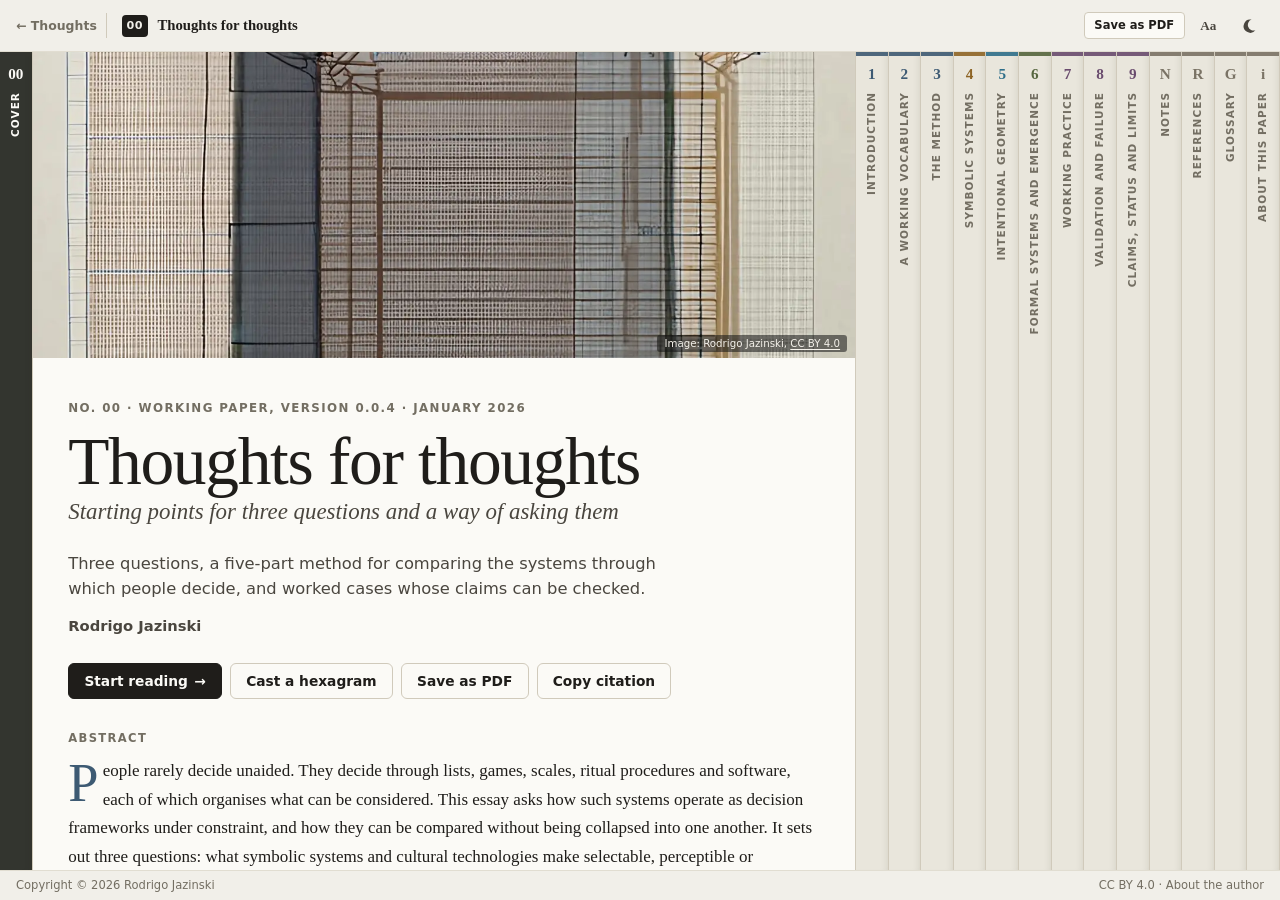
<file: thoughts-for-thoughts.html>
<!DOCTYPE html>
<html lang="en-GB">
<head>
<meta charset="utf-8">
<meta name="viewport" content="width=device-width, initial-scale=1">
<title>Thoughts for thoughts — Starting points for three questions and a way of asking them</title>
<meta name="description" content="Three questions, a five-part method for comparing the systems through which people decide, and worked cases whose claims can be checked. No. 00 of Thoughts, version 0.0.4.">
<meta name="author" content="Rodrigo Jazinski">
<meta name="citation_title" content="Thoughts for thoughts: Starting points for three questions and a way of asking them">
<meta name="citation_author" content="Jazinski, Rodrigo">
<meta name="citation_publication_date" content="2026/01">
<meta property="og:title" content="Thoughts for thoughts">
<meta property="og:description" content="Three questions, a five-part method for comparing the systems through which people decide, and worked cases whose claims can be checked. No. 00 of Thoughts, version 0.0.4.">
<meta property="og:type" content="article">
<meta property="og:url" content="https://thoughts.rodrigojazinski.com/thoughts-for-thoughts.html">
<meta property="og:image" content="https://thoughts.rodrigojazinski.com/thoughts-for-thoughts/media/social-preview.jpg">
<meta property="og:site_name" content="Rodrigo Jazinski">
<meta property="og:locale" content="en_GB">
<meta name="twitter:card" content="summary_large_image">
<meta name="twitter:title" content="Thoughts for thoughts">
<meta name="twitter:description" content="Three questions, a five-part method for comparing the systems through which people decide, and worked cases whose claims can be checked. No. 00 of Thoughts, version 0.0.4.">
<meta name="twitter:image" content="https://thoughts.rodrigojazinski.com/thoughts-for-thoughts/media/social-preview.jpg">
<meta name="keywords" content="cultural technologies, decision frameworks, constraint, closure, cognitive interfaces, representation, emergence, comparative method, divination, I Ching, sortition, cellular automata">
<meta name="robots" content="index, follow">
<meta name="copyright" content="© 2026 Rodrigo Jazinski. Licensed under CC BY 4.0.">
<link rel="canonical" href="https://thoughts.rodrigojazinski.com/thoughts-for-thoughts.html">
<link rel="icon" href="/favicon.ico">
<link rel="apple-touch-icon" sizes="180x180" href="/apple-touch-icon.png">
<link rel="icon" type="image/png" sizes="32x32" href="/favicon-32x32.png">
<link rel="icon" type="image/png" sizes="16x16" href="/favicon-16x16.png">
<link rel="manifest" href="/site.webmanifest">
<meta name="theme-color" content="#f1efe9" media="(prefers-color-scheme: light)">
<meta name="theme-color" content="#121416" media="(prefers-color-scheme: dark)">
<link rel="stylesheet" href="thoughts-for-thoughts/css/tft.css">
<script>document.documentElement.classList.add("js");try{var t=localStorage.getItem("tft-theme");if(t)document.documentElement.dataset.theme=t;var z=localStorage.getItem("tft-size");if(z)document.documentElement.dataset.size=z}catch(e){}</script>
<script type="application/ld+json">{"@context": "https://schema.org", "@type": "ScholarlyArticle", "headline": "Thoughts for thoughts", "alternativeHeadline": "Starting points for three questions and a way of asking them", "author": {"@type": "Person", "name": "Rodrigo Jazinski", "identifier": "https://orcid.org/0009-0000-0362-1994"}, "datePublished": "2026-01", "version": "0.0.4", "license": "https://creativecommons.org/licenses/by/4.0/", "url": "https://thoughts.rodrigojazinski.com/thoughts-for-thoughts.html", "inLanguage": "en-GB", "keywords": ["cultural technologies", "decision frameworks", "constraint", "closure", "cognitive interfaces", "representation", "emergence", "comparative method", "divination", "I Ching", "sortition", "cellular automata"]}</script>
<!-- Cloudflare Web Analytics --><script type='module' src='https://static.cloudflareinsights.com/beacon.min.js' data-cf-beacon='{"token": "60e85ec2844e451cbc4b76624190bbad"}'></script><!-- End Cloudflare Web Analytics -->
</head>
<body>
<a class="skip" href="#cover-body">Skip to the essay</a>
<header class="topbar">
  <div class="topbar-left"><a class="back" href="./" title="All thoughts"><span aria-hidden="true">←</span> Thoughts</a><a class="brand" href="#cover"><span class="brand-mark" aria-hidden="true">00</span><span class="brand-text">Thoughts for thoughts</span></a></div>
  <div class="topbar-tools">
    <button class="print-btn" type="button" data-print title="Print or save as PDF">Save as PDF</button>
    <button class="tool" type="button" data-size-toggle aria-label="Text size" title="Text size">Aa</button>
    <button class="tool" type="button" data-theme-toggle aria-label="Light or dark" title="Light or dark"><svg viewBox="0 0 16 16" aria-hidden="true"><path d="M10.6 1.6a6.6 6.6 0 1 0 3.8 10.6A5.4 5.4 0 0 1 10.6 1.6z"/></svg></button>
  </div>
  <div class="progress" aria-hidden="true"><span></span></div>
</header>
<main class="shelf" id="shelf">
<section class="panel part-front" id="cover" data-panel="cover" aria-labelledby="cover-spine">
<button class="spine" id="cover-spine" type="button" aria-expanded="false" aria-controls="cover-body"><span class="spine-num">00</span><span class="spine-label">Cover</span></button>
<div class="panel-body" id="cover-body" role="region" aria-labelledby="cover-spine"><div class="panel-scroll"><div class="prose"><figure class="cover-art"><img src="thoughts-for-thoughts/media/why.webp" alt=""><figcaption class="art-credit">Image: Rodrigo Jazinski, <a href="https://creativecommons.org/licenses/by/4.0/">CC BY 4.0</a></figcaption></figure>
<div class="cover-head">
  <p class="cover-kicker">No. 00 · Working paper, version 0.0.4 · January 2026</p>
  <h1>Thoughts for thoughts</h1>
  <p class="cover-sub">Starting points for three questions and a way of asking them</p>
  <p class="cover-stand">Three questions, a five-part method for comparing the systems through which people decide, and worked cases whose claims can be checked.</p>
  <p class="cover-by">Rodrigo Jazinski</p>
  <div class="cover-actions">
    <a class="btn btn-primary" href="#s1">Start reading <span aria-hidden="true">→</span></a>
    <a class="btn" href="#fig2">Cast a hexagram</a>
    <button class="btn" type="button" data-print>Save as PDF</button>
    <button class="btn" type="button" data-copy-cite>Copy citation</button>
  </div>
  <p class="resume" hidden><a href="#">Return to your bookmark: <span></span> →</a></p>
</div>
<div class="cover-grid">
  <div class="cover-abstract"><h2 class="label">Abstract</h2><p>People rarely decide unaided. They decide through lists, games, scales, ritual procedures and software, each of which organises what can be considered. This essay asks how such systems operate as decision frameworks under constraint, and how they can be compared without being collapsed into one another. It sets out three questions: what symbolic systems and cultural technologies make selectable, perceptible or legitimate when they organise a decision; how intention and decision-making can be represented as structured movement through a space of constraints; and under what conditions structure arises within formal systems without central control. It proposes a method for asking them: a <span class="gl" tabindex="0" data-gl="Structural profile">structural profile</span> that describes a system through five components (space, constraint, operator, reading and consequence), and three tests (mapping, representation and break) that discipline comparison between systems. The method is applied to cases where its claims can be checked. Two I Ching casting procedures produce the same distribution over cast <span class="gl" tabindex="0" data-gl="Hexagram">hexagrams</span> but move differently through the space of hexagrams: under yarrow stalks the expected number of changing lines depends on the hexagram cast, and under coins it does not. Reading only the count of shells in sixteen-cowrie divination turns 65,536 physical configurations into seventeen unequally likely outcomes. An allotment procedure whose result no one interprets, two practices of heated-bone divination that share a chance procedure but differ in whether they keep a record of its results, the strategic equivalence of number scrabble and noughts and crosses, and the behaviour of <span class="gl" tabindex="0" data-gl="Cellular automaton, elementary">elementary cellular automata</span> complete the cases. One working hypothesis runs through the essay: that a tight constraint at one level can make room for structure at another. The essay tests it against counter-cases and narrows it to a hypothesis about which conditions are necessary. It reports no new empirical results.</p>
<p><strong>Keywords:</strong> cultural technologies; decision frameworks; constraint; <span class="gl" tabindex="0" data-gl="Closure">closure</span>; cognitive interfaces; representation; emergence; comparative method; divination; I Ching; <span class="gl" tabindex="0" data-gl="Sortition">sortition</span>; cellular automata</p>
<p><strong>Form.</strong> This is a programmatic essay. It defines terms, proposes a method and demonstrates the method on worked cases. Its claims are of four kinds, and the essay keeps them apart. <em>Established</em> claims come from the literature and are cited. <em>Proposals</em> are this essay’s own: definitions and a method, to be judged by whether they let comparisons be stated, checked and broken; where a proposal is applied to a case, the claim is marked <em>proposal (applied)</em>. <em>Checkable</em> claims can be verified by calculation or enumeration; the calculations are given in the notes. <em>Hypotheses</em> are stated together with what would count against them. Section <a class="xref" href="#s9">9</a> lists the essay’s claims by kind. The interactive figures belong to the web edition at thoughts.rodrigojazinski.com. This edition gives each figure’s specification, which states what the figure must show and what would count against its claim.</p>
</div>
  <aside class="cover-side">
    <h2 class="label">How to read this page</h2>
    <ul class="howto">
      <li>Each section sits on a <strong>spine</strong>. Open one by clicking its spine, or move with the <kbd>←</kbd> <kbd>→</kbd> keys.</li>
      <li><a class="cite demo" tabindex="-1">Citations</a> open a card with the full reference and a link to the source.</li>
      <li><span class="gl demo">Dotted words</span> are explained in the glossary.</li>
      <li>The paper specifies five interactive figures. Each specification is printed as the paper gives it, and the working figure follows it. You can cast, play, listen, run rules and write your own profiles.</li>
      <li>To keep your place, press the <strong>ribbon</strong> beside a paragraph: hover over the paragraph, or tap it on a phone, or press <kbd>B</kbd>. The cover and the index of thoughts then offer a link back.</li>
    </ul>
    <h2 class="label">The figures</h2>
    <ul class="files"><li><a href="#fig1">Figure 1. Profile builder</a></li><li><a href="#fig2">Figure 2. Casting simulator</a></li><li><a href="#fig3">Figure 3. Number scrabble</a></li><li><a href="#fig4">Figure 4. Mode walk</a></li><li><a href="#fig5">Figure 5. Rule explorer</a></li></ul>
    <h2 class="label">This paper</h2>
    <p class="doi">Published on this site, not deposited elsewhere. <a href="#" data-print>Save as PDF</a> prints it from this page, with the figures replaced by their specifications. <a href="https://creativecommons.org/licenses/by/4.0/">CC BY 4.0</a></p>
  </aside>
</div></div><nav class="panel-nav" aria-label="Section navigation"><span></span><a class="next" href="#s1"><span>→</span> Introduction</a></nav></div></div>
</section>
<section class="panel part-frame" id="s1" data-panel="s1" aria-labelledby="s1-spine">
<button class="spine" id="s1-spine" type="button" aria-expanded="false" aria-controls="s1-body"><span class="spine-num">1</span><span class="spine-label">Introduction</span></button>
<div class="panel-body" id="s1-body" role="region" aria-labelledby="s1-spine"><div class="panel-scroll"><header class="panel-head"><div class="panel-head-text"><p class="panel-kicker">Framework · Section 1</p><h2 id="s1-title">Introduction</h2></div></header><div class="prose"><p>In an account discussed by <a href="#ref-moore-1957" class="cite" data-ref="moore-1957">Moore (1957)</a>, drawing on <a href="#ref-speck-1935" class="cite" data-ref="speck-1935">Speck’s (1935)</a> ethnography, Naskapi hunters in Labrador heated a caribou shoulder blade over a fire and read the cracks as a map of where to hunt. A person opening a phone today is typically shown a ranked list of things to watch, ordered by a model trained on what they and others have watched before. The two procedures share almost nothing in material, history or claim to truth. Both present a person with a narrowed field of possible action, produced by a procedure that person did not design. That shared feature can be described in the same terms, and what differs between them can then be stated rather than assumed.</p>
<p>Decisions are rarely made by unaided minds. People decide through things: written lists, tables, maps, games, scales and modes, ritual procedures, software. Each organises what can be considered, in what order and with what weight. This essay is about such systems, and about describing them precisely enough to compare them without <span class="gl" tabindex="0" data-gl="Collapsing operator">collapsing</span> them into each other.</p>
<p>That decisions run through artefacts is not a new observation. Herbert Simon argued that real decision-makers have limited information and limited capacity to compute, and so rely on procedures that are good enough rather than optimal (<a href="#ref-simon-1955" class="cite" data-ref="simon-1955">Simon, 1955</a>, <a href="#ref-simon-1956" class="cite" data-ref="simon-1956">1956</a>). Gigerenzer, Todd and colleagues showed that simple heuristics can perform well because they exploit the structure of the environment in which they are used (<a href="#ref-gigerenzer-1999" class="cite" data-ref="gigerenzer-1999">Gigerenzer et al., 1999</a>). Edwin Hutchins showed that the navigation of a ship is carried out by a system of people, instruments and charts, and that the cognitive work cannot be located in any single head (<a href="#ref-hutchins-1995" class="cite" data-ref="hutchins-1995">Hutchins, 1995</a>). Jack Goody argued that the list, the table and the formula, as products of writing, changed what kinds of reasoning were possible in the first place (<a href="#ref-goody-1977" class="cite" data-ref="goody-1977">Goody, 1977</a>), a thesis that has been influential and also disputed (<a href="#ref-street-1984" class="cite" data-ref="street-1984">Street, 1984</a>).</p>
<p>Read together, these lines of work support a modest claim: reasoning is shaped by the structures it runs through. Some of those structures are formal. They make relations explicit, support derivation and make a procedure reproducible. Others are symbolic and cultural. They organise meaning, orient judgement, stabilise a context and make possibilities perceptible in ways a formal description may not exhaust. This is not a clean opposition. Formal systems can represent context and uncertainty, and cultural practices can be strictly rule-bound.</p>
<p>The two are nonetheless rarely studied with the same tools, and the cost is practical. Formal models of decision often set aside the <span class="gl" tabindex="0" data-gl="Interpretive constraint">interpretive</span> work that makes a cultural technology function. Cultural analyses of a practice often leave its formal structure implicit. The result is descriptions that are either precise and thin or rich and vague. Without a common vocabulary, it is hard even to ask which features of two systems are shared, which are specific, and which are doing the work in a given case.</p>
<p>I do not want to settle that tension by reducing one side to the other. I want to describe both with enough precision to compare them. The question that holds the work together is:</p>
<blockquote>
<p>How do symbolic systems and cultural technologies operate as decision frameworks under constraint, alongside and beyond purely formal computation?</p>
</blockquote>
<p><em>Beyond</em> here does not mean non-computational or superior. It names cases in which interpretation, history, situated practice or consequence is part of the phenomenon being studied and is not represented by a formal model of it alone.</p>
<p>Three narrower questions follow:</p>
<ol type="1">
<li><strong>Symbolic systems and cultural technologies.</strong> What does each kind of symbolic system make selectable, perceptible or legitimate when it organises a decision, and where does the comparison between them break? (Section <a class="xref" href="#s4">4</a>)</li>
<li><strong>Intentional geometry and cognitive interfaces.</strong> How can intention and decision-making be represented as structured movement through a space of constraints, rather than as isolated, discrete choices? (Section <a class="xref" href="#s5">5</a>)</li>
<li><strong>Formal systems and emergence.</strong> Under what conditions does system-level structure arise from rules, constraints and relations without central control? (Section <a class="xref" href="#s6">6</a>)</li>
</ol>
<p>The order is deliberate. The first question concerns cultural technologies; the third concerns formal systems. The second sits between them because both are encountered, by those who use them and by those who study them, through representations. Representation is where a cultural practice and a formal system can be brought into the same view without being assumed to be the same kind of thing.</p>
<p>The terms used here (symbolic system, cultural technology, decision framework, constraint, <span class="gl" tabindex="0" data-gl="Closure">closure</span>, cognitive interface) are defined in section <a class="xref" href="#s2">2</a>. Section <a class="xref" href="#s3">3</a> sets out the method and what it leaves out. Sections <a class="xref" href="#s4">4</a> to <a class="xref" href="#s6">6</a> take the three questions in turn. Section <a class="xref" href="#s7">7</a> states the working practice, section <a class="xref" href="#s8">8</a> the standards of validation and the ways this kind of work fails, and section <a class="xref" href="#s9">9</a> lists the essay’s claims by kind.</p>
<p>The cases that follow share a recurring pattern. A limited set of possibilities, a restrictive rule or a fixed procedure does not simply reduce what can be done. Under some conditions it makes relations visible, stabilises a practice or gives rise to structure that no single element contains. This suggests a working hypothesis, stated here so that it can be tested in what follows rather than discovered at the end:</p>
<blockquote>
<p><strong>H.</strong> A tight constraint at one level can make room for structure at another.</p>
</blockquote>
<p>H is a hypothesis about conditions, not a law. As stated, it claims only that this can happen, so no single counter-case refutes it; its value is that it prompts a narrower statement that can fail. Many tight constraints produce nothing at another level: an elementary <span class="gl" tabindex="0" data-gl="Cellular automaton, elementary">cellular automaton</span> that sends every cell to the same state has the same neighbourhood, the same two states and the same update scheme as one that can compute, and generates no structure at all (section <a class="xref" href="#s6">6</a>). H is therefore useful only if it can say which constraints generate structure and by what mechanism. Supplying that account is what the method in section <a class="xref" href="#s3">3</a> is for, and section <a class="xref" href="#s6-3">6.3</a> returns to H in a narrower form that states what would refute it.</p>
</div><nav class="panel-nav" aria-label="Section navigation"><a class="prev" href="#cover"><span>←</span> Cover</a><a class="next" href="#s2"><span>→</span> A working vocabulary</a></nav></div></div>
</section>
<section class="panel part-frame" id="s2" data-panel="s2" aria-labelledby="s2-spine">
<button class="spine" id="s2-spine" type="button" aria-expanded="false" aria-controls="s2-body"><span class="spine-num">2</span><span class="spine-label">A working vocabulary</span></button>
<div class="panel-body" id="s2-body" role="region" aria-labelledby="s2-spine"><div class="panel-scroll"><header class="panel-head"><div class="panel-head-text"><p class="panel-kicker">Framework · Section 2</p><h2 id="s2-title">A working vocabulary</h2></div></header><div class="prose"><p>Terms in this area carry several traditions at once and are used loosely. The definitions below are proposals: they fix how the words are used in this essay and the pieces that follow it, not what they must mean elsewhere.</p>
<p><strong>System.</strong> A set of elements, the relations between them, and the rules or conditions by which their states change. A static artefact, such as a printed text or a table, becomes part of a system when a procedure for using it is specified; the profile in section <a class="xref" href="#s3">3</a> asks for that procedure.</p>
<p><strong>Symbolic system.</strong> A system whose states stand for something beyond themselves and are read by someone or something. A <span class="gl" tabindex="0" data-gl="Hexagram">hexagram</span> read against a textual corpus, a chess position read as an advantage, a chord heard as unresolved: each is a configuration that carries meaning within a practice of reading.</p>
<p><strong>Cultural technology.</strong> A historically situated, transmissible procedure that externalises or organises some part of thinking: remembering, ordering, selecting, interpreting. The emphasis is on operation rather than on the object that carries it. This follows the work on cultural techniques, which treats practices such as counting, filtering and drawing a grid as operative chains that precede the concepts later abstracted from them (<a href="#ref-siegert-2015" class="cite" data-ref="siegert-2015">Siegert, 2015</a>), and Alfred Gell’s argument that art can be studied as a technical system that achieves effects on people (<a href="#ref-gell-1992" class="cite" data-ref="gell-1992">Gell, 1992</a>). The term names a function, not a judgement of value. It implies nothing about progress, efficacy, superiority or truth. It is also used in recent work that describes large AI models as cultural and social technologies (<a href="#ref-farrell-2025" class="cite" data-ref="farrell-2025">Farrell et al., 2025</a>); the sense here is wider, and covers any transmitted procedure that organises a decision, whether or not it involves computation.</p>
<p><strong>Decision framework.</strong> A system that changes a field of possible action by sorting, ranking, removing, weighting or reframing possibilities. A framework need not make the final decision. The term is deliberately wider than <em>decision procedure</em>. A procedure produces an output through specified steps. A framework can also change what counts as an option before any procedure begins.</p>
<p><strong>Constraint.</strong> A rule, condition, material limit or institutional circumstance that restricts which states or transitions are possible. Constraint is not only restriction. By removing possibilities, it can make relations visible, reduce search, stabilise a practice and create a space in which action becomes possible. Gibson’s notion of affordance makes a related point from perception: an environment is a structured field of possible action as well as a set of properties (<a href="#ref-gibson-1979" class="cite" data-ref="gibson-1979">Gibson, 1979</a>). The present use is not identical to affordance, but both direct attention to the relation between structure and action. That constraints can enable as well as restrict is also developed, for intentional action, in the philosophy of complex systems (<a href="#ref-juarrero-1999" class="cite" data-ref="juarrero-1999">Juarrero, 1999</a>). Where it matters, two kinds of constraint are distinguished. A constraint is <em><span class="gl" tabindex="0" data-gl="Interpretive constraint">interpretive</span></em> when it bounds what can be read without fixing a single reading, as a canonical text bounds what a hexagram can be taken to say. It is <em><span class="gl" tabindex="0" data-gl="Syntactic constraint">syntactic</span></em> when it fixes an outcome by rule or calculation, as the rules of chess fix the legal moves or a scoring formula fixes a score. The distinction is a matter of degree, and most systems combine the two: the rules of chess fix which moves are legal and leave which moves are good to judgement.</p>
<p><strong><span class="gl" tabindex="0" data-gl="Closure">Closure</span>.</strong> The point at which an open field of possible action is resolved into one outcome that is acted on, together with whatever resolves it. Closure can be reached by interpretation (a reader judges that a reading applies), by a rule (checkmate is a position on the board), by a threshold (a score crosses a cut-off) or by the draw of a chance procedure. Where closure falls, and who or what can reopen it, is often where systems that look alike differ most (section <a class="xref" href="#s4-2">4.2</a>).</p>
<p><strong>Representation.</strong> A structure that stands in for another structure, process or situation.</p>
<p><strong>Cognitive interface.</strong> A representation that changes which relations a person can perceive, compare, manipulate or remember. The reference point is Donald Norman’s account of cognitive artefacts: a checklist does not improve memory, it changes the task so that less needs remembering (<a href="#ref-norman-1991" class="cite" data-ref="norman-1991">Norman, 1991</a>). The test for a cognitive interface is whether changing it changes what can be seen or done, not whether it illustrates an idea. The idea sits close to the extended-mind thesis (<a href="#ref-clark-1998" class="cite" data-ref="clark-1998">Clark &amp; Chalmers, 1998</a>) but makes a narrower claim: about what a representation changes in a task, not about where a mind ends.</p>
<p><strong>Emergence.</strong> Used in several distinct senses, set out in section <a class="xref" href="#s6-2">6.2</a>. Until then it means only this: structure at the level of the whole system that is not specified by any single rule or element considered in isolation. The definition implies no mystery, irreducibility or force beyond the system. Those are further claims and must be argued separately.</p>
</div><nav class="panel-nav" aria-label="Section navigation"><a class="prev" href="#s1"><span>←</span> Introduction</a><a class="next" href="#s3"><span>→</span> The method</a></nav></div></div>
</section>
<section class="panel part-frame" id="s3" data-panel="s3" aria-labelledby="s3-spine">
<button class="spine" id="s3-spine" type="button" aria-expanded="false" aria-controls="s3-body"><span class="spine-num">3</span><span class="spine-label">The method</span></button>
<div class="panel-body" id="s3-body" role="region" aria-labelledby="s3-spine"><div class="panel-scroll"><header class="panel-head"><div class="panel-head-text"><p class="panel-kicker">Framework · Section 3</p><h2 id="s3-title">The method: a structural profile</h2></div></header><div class="prose"><p>The method has two parts. The first describes a system by five components. The second applies three tests to any proposed comparison or change of representation. Together they make up a <em><span class="gl" tabindex="0" data-gl="Structural profile">structural profile</span></em>.</p>
<p>A structural profile is an analytical instrument, not a claim about what a system essentially is or about how its practitioners understand it. It gives very different systems the same set of questions, so that their differences become visible without being erased.</p>
<p>Every profile states its unit of analysis: a system, a single decision, a representation or a particular interaction. The same practice can yield different profiles at different scales, and a comparison is only meaningful between profiles drawn at the same scale.</p>
<h3 id="s3-1">3.1 Five components</h3>
<p><strong>Space.</strong> The set of states or options relevant to the system. For a die, six faces. For chess, the legal positions reachable under the rules. For a musical mode, its pitches, their relations to a tonal centre and the combinations the practice treats as available. In a cultural system the space need not be a closed mathematical set; it may be a socially recognised field whose edges are partly <span class="gl" tabindex="0" data-gl="Interpretive constraint">interpretive</span>. What counts as a distinct state is fixed partly by what the reading distinguishes (section <a class="xref" href="#s4-3">4.3</a>).</p>
<p><strong>Constraint.</strong> The rules, conditions, materials or conventions that limit which states are reachable and which transitions are allowed. The rules of chess, the intervals of a scale, the steps of a casting procedure and the ranking objective of a recommendation system are all constraints, but not of the same kind. The profile asks what kind of constraint is operating, interpretive or <span class="gl" tabindex="0" data-gl="Syntactic constraint">syntactic</span>, and where it is located.</p>
<p><strong>Operator.</strong> Whatever produces or selects the next state: a person choosing, a chance procedure, a deterministic rule, a computation, an institution or a mixture. Naming the operator is often the most revealing step, because it shows where agency sits and which parts of a transition lie outside the control of the person affected by it.</p>
<p><strong>Reading.</strong> How a state becomes meaningful or actionable: who or what reads it, with what grammar or model, drawing on what body of interpretation. The reader may be a person, a text, a model, an institution or a distributed practice. For the purposes of the profile, a state with no reading is just a configuration.</p>
<p><strong>Consequence.</strong> What follows from the reading: an action taken, an option removed, a ranking changed, a frame altered. The consequence often feeds back into the space for the next round.</p>
<p>The profile also asks where <span class="gl" tabindex="0" data-gl="Closure">closure</span> falls: at which component the open field becomes one outcome that is acted on, and who or what brings it there. Closure is not a sixth component. It is a question asked across the last three, because it can sit with the operator, with the reader or with the consequence. What triggers it may be written into the constraint: a rule such as checkmate, or a cut-off on a score, fixes in advance the condition under which the field closes, and the operator, reader or consequence then enacts it.</p>
<p>The five are asked in the same order of every system. They are not expected to have the same content in every case, and they are not claimed to be complete. A component may be empty, distributed across several actors, uncertain or disputed. A profile records that, rather than inventing content to fill a slot. A slot that can be filled only by changing what the component means is a finding about the instrument, not a defect to be concealed.</p>
<h3 id="s3-2">3.2 Three tests</h3>
<p>A shared description makes comparison possible. It also makes false equivalence easy: once two systems share a vocabulary, they can be declared alike too quickly. Three tests guard against this.</p>
<p><strong><span class="gl" tabindex="0" data-gl="Mapping test">Mapping test</span>.</strong> If two systems are said to be alike, write the correspondence out component by component. What maps onto what? Which relations are preserved, transformed or lost? A mapping may be partial or asymmetric; what matters is that its correspondences, losses and limits are stated. An incomplete mapping is not a failed comparison. An unstated one is. A comparison that cannot yet be written out in this way remains a metaphor or an untested analogy. It may be useful, but it is not yet evidence.</p>
<p><strong><span class="gl" tabindex="0" data-gl="Representation test">Representation test</span>.</strong> Recast the same task in a different representation and check whether what people can see, compare, remember or do changes. The task must be specified well enough that a change of representation is not mistaken for a change of problem. If something observable changes, the representation is doing cognitive work and must be part of the analysis. If nothing does, the representation is decoration.</p>
<p><strong><span class="gl" tabindex="0" data-gl="Break test">Break test</span>.</strong> Find the point where the comparison fails, and say why. Every comparison between unlike systems breaks somewhere. The break is often more informative than the match, because it marks what is specific to each system and the boundary of what the comparison can legitimately say.</p>
<p>The tests do different work. Mapping establishes correspondence. Representation examines what a change of presentation does. Break locates the limits of a comparison. None of them, alone or together, validates the profile as a general method; that can only come from its use.</p>
<h3 id="s3-3">3.3 Interactive figures as evidence</h3>
<p>Each component is a slot that can be filled, and each test is an operation that can be run. That is what makes the method usable by a reader and not only by its author. The interactive figures in the web edition are built to that standard. Each states the claim it bears on, what the reader does, what it shows, what it does not show, and what result would count against the claim. Each has a reset control and a text equivalent, so that the argument can be followed without running it. This level of specification is deliberate: a figure that does not say what would count against its claim cannot serve as evidence for it. In this edition the specifications stand in for the figures.</p>
<blockquote class="spec" id="spec1">
<p><strong><a class="xref" href="#fig1">Figure 1</a> (interactive). Profile builder.</strong></p>
<ul>
<li><em>Claim:</em> the five components can be filled for very different systems without silently changing their meaning between cases.</li>
<li><em>Reader does:</em> picks a system (a die, chess, a musical mode, the I Ching, Ifá, an allotment, a recommendation feed) or names one, states the unit of analysis, and fills the five slots, marking any that are empty, distributed or disputed. Once two profiles exist, a comparison view aligns them component by component and asks the reader to write the mapping and then to find where it breaks. For the I Ching and a recommendation feed, the essay’s own break point (section <a class="xref" href="#s4-2">4.2</a>) is shown after the reader has committed theirs.</li>
<li><em>Shows:</em> two systems described against the same background, and the reader’s own mapping and break point.</li>
<li><em>Does not show:</em> that the five components are complete, or that a profile captures a practice as its practitioners understand it.</li>
<li><em>Counts against:</em> slots that can only be filled by changing what a component means from one system to the next.</li>
</ul>
</blockquote>
<figure class="explore" id="fig1" data-explore="profile">
<figcaption>
<span class="explore-tag">Figure</span> Figure 1. Profile builder
</figcaption>
<div class="explore-body">
<noscript>
<p>
This interactive figure needs JavaScript. The specification above states what it shows.
</p>
</noscript>
</div>
<p class="explore-note">
Built to the specification above. The systems are those it names; the five components and their definitions are from section 3.1; the essay’s profiles, shown only after you have written your own, are the rows of the table in section 4.1; the break point is quoted from section 4.2. What you write stays on this page unless you press “Save in this browser”.
</p>
</figure>
<h3 id="s3-4">3.4 What the profile leaves out</h3>
<p>The five components are a deliberate reduction. They were chosen because they can be asked of any system at the scale of a single decision, including a game played alone or a mode improvised in an empty room. Systems that act on people through institutions raise further questions that the profile does not ask: who has the authority to read a result and to override it; whether uncertainty is treated as calculable risk or as a situation whose terms are themselves unclear; whether a result can be revisited; what counts as an error and how it is found; and who can contest an outcome, and on what grounds. A longer instrument that adds these dimensions, the Comparative Constraint Analysis Matrix, has been developed in an unpublished codebook (<a href="#ref-jazinski-2026" class="cite" data-ref="jazinski-2026">Jazinski, 2026</a>), and the pieces that follow will set it out where their cases require it. The five components here are not a summary of that instrument. They are the part of it that does not depend on an institution, restated so that it can be applied to any system. The shorter profile comes first because it is the part of the method that every later comparison uses.</p>
</div><nav class="panel-nav" aria-label="Section navigation"><a class="prev" href="#s2"><span>←</span> A working vocabulary</a><a class="next" href="#s4"><span>→</span> Symbolic systems</a></nav></div></div>
</section>
<section class="panel part-q1" id="s4" data-panel="s4" aria-labelledby="s4-spine">
<button class="spine" id="s4-spine" type="button" aria-expanded="false" aria-controls="s4-body"><span class="spine-num">4</span><span class="spine-label">Symbolic systems</span></button>
<div class="panel-body" id="s4-body" role="region" aria-labelledby="s4-spine"><div class="panel-scroll"><header class="panel-head has-art"><figure class="panel-art"><img src="thoughts-for-thoughts/media/symbolic-systems-and-cultural-technologies.webp" alt="" loading="lazy"><figcaption class="art-credit">Image: Rodrigo Jazinski, <a href="https://creativecommons.org/licenses/by/4.0/">CC BY 4.0</a></figcaption></figure><div class="panel-head-text"><p class="panel-kicker">First question · Section 4</p><h2 id="s4-title">Symbolic systems and cultural technologies</h2></div></header><div class="prose"><blockquote>
<p>What does each kind of symbolic system make selectable, perceptible or legitimate when it organises a decision, and where does the comparison between them break?</p>
</blockquote>
<p>Oracles, games, musical systems, allotment procedures, platforms, scoring instruments and algorithmic media can all be read as structured mechanisms that organise choice, stabilise context and help people act under uncertainty. I treat them neither as spiritual artefacts beyond analysis nor as proto-algorithms, but as cultural technologies in the sense defined in section <a class="xref" href="#s2">2</a>. The aim is not to rank them or to explain one away by another. It is to profile them with the same five questions and see where they differ.</p>
<p>A caution applies to the divinatory cases. A profile isolates one procedural dimension of a practice. It does not describe the history, community, language, ritual setting or cosmology of a living tradition, and it makes no claim about what a consultation reveals. Its comparisons hold only at the level of procedure.</p>
<h3 id="s4-1">4.1 Eight profiles</h3>
<p>Each row asks the same five questions of a different system. The unit of analysis is a single consultation, move, phrase, allotment, ranking or assessment.</p>
<div class="table-wrap"><table style="width:100%;">
<colgroup>
<col style="width: 16%" />
<col style="width: 16%" />
<col style="width: 16%" />
<col style="width: 16%" />
<col style="width: 16%" />
<col style="width: 16%" />
</colgroup>
<thead>
<tr>
<th>System</th>
<th>Space</th>
<th>Constraint</th>
<th>Operator</th>
<th>Reading</th>
<th>Consequence</th>
</tr>
</thead>
<tbody>
<tr>
<td>I Ching</td>
<td>64 hexagrams, each line possibly moving</td>
<td>the casting procedure (yarrow stalks or coins)</td>
<td>chance, structured by the procedure</td>
<td>the canonical text, read by the consulter or an interpreter</td>
<td>counsel on a situation</td>
</tr>
<tr>
<td>Ifá</td>
<td>256 figures (odù)</td>
<td>the casting procedure and the verse corpus</td>
<td>chance, through palm nuts or a divining chain</td>
<td>the diviner recites verses; the client identifies the one that applies</td>
<td>sacrifice, action or prohibition</td>
</tr>
<tr>
<td>Naskapi scapulimancy</td>
<td>directions on a landscape</td>
<td>cracks in a heated caribou shoulder blade</td>
<td>chance, through heat and bone</td>
<td>hunters read the cracks as a map</td>
<td>where to hunt</td>
</tr>
<tr>
<td>Athenian allotment</td>
<td>citizens eligible and present for jury service that day</td>
<td>the allotment machine, rows of name tickets, the rules of eligibility</td>
<td>chance, through black and white cubes released from a tube</td>
<td>none beyond recording whose tickets are drawn</td>
<td>who serves on a court that day</td>
</tr>
<tr>
<td>Chess</td>
<td>legal positions</td>
<td>the rules of movement and capture</td>
<td>each player’s choice</td>
<td>evaluation of the position</td>
<td>the next move</td>
</tr>
<tr>
<td>A musical mode</td>
<td>pitches and their combinations</td>
<td>the intervals and tonal hierarchy of the mode</td>
<td>the performer’s choice</td>
<td>heard tension and resolution</td>
<td>the next phrase</td>
</tr>
<tr>
<td>A recommendation feed</td>
<td>a catalogue of items</td>
<td>a ranking objective, its data and the interface</td>
<td>a model’s computation, with human and institutional inputs</td>
<td>a ranking that already encodes a reading of the user</td>
<td>attention and a click, which update the model</td>
</tr>
<tr>
<td>A recidivism risk score</td>
<td>decile scores from 1 to 10, grouped into low, medium and high bands</td>
<td>questionnaire items, criminal history, a scoring model, and cut-offs set against a reference group</td>
<td>calculation, from recorded answers and records</td>
<td>a band read by a judge or officer, who may follow it or depart from it</td>
<td>a decision on release, supervision or sentence, which may shape later records</td>
</tr>
</tbody>
</table></div>
<p>The I Ching procedure follows the account in Wilhelm’s translation (<a href="#ref-wilhelm-1967" class="cite" data-ref="wilhelm-1967">Wilhelm, 1967</a>). Ifá follows <a href="#ref-bascom-1969" class="cite" data-ref="bascom-1969">Bascom (1969)</a>, who describes a diviner using palm nuts or a divining chain to obtain one of 256 figures, reciting the verses associated with it, and the client, not the diviner, identifying which verse applies; this is a documented account of a particular practice, not a description of Ifá across all communities. The <span class="gl" tabindex="0" data-gl="Scapulimancy">scapulimancy</span> case comes from <a href="#ref-moore-1957" class="cite" data-ref="moore-1957">Moore (1957)</a>, who argued in a short theoretical paper that the procedure randomises where hunters go and so avoids patterned choices that can deplete game or be anticipated by it. Moore’s functional reading has been debated; it is used here as a hypothesis about how a chance procedure can act as a decision framework, not as settled fact. The Athenian allotment, a form of <span class="gl" tabindex="0" data-gl="Sortition">sortition</span>, follows the account of the allotment machines (<em><span class="gl" tabindex="0" data-gl="Allotment machine (kleroterion)">kleroteria</span></em>) in the Aristotelian <em>Constitution of the Athenians</em>, as reconstructed by <a href="#ref-dow-1939" class="cite" data-ref="dow-1939">Dow (1939)</a> and discussed by <a href="#ref-hansen-1991" class="cite" data-ref="hansen-1991">Hansen (1991)</a>. The recommendation feed is a stylised profile of a generic ranking system, not of any particular platform; its treatment as a cultural technology follows Seaver’s anthropological reading of recommender systems through the comparison with traps (<a href="#ref-seaver-2019" class="cite" data-ref="seaver-2019">Seaver, 2019</a>). The risk score is likewise stylised. It is informed by the public practitioner’s guide to one widely studied instrument, COMPAS, whose decile scores rank a person against a reference group and are grouped into bands (<a href="#ref-northpointe-2015" class="cite" data-ref="northpointe-2015">Northpointe, 2015</a>), and by a public analysis of the same instrument (<a href="#ref-angwin-2016" class="cite" data-ref="angwin-2016">Angwin et al., 2016</a>). It is not an assessment of that instrument’s accuracy or fairness.</p>
<h3 id="s4-2">4.2 What the profiles show</h3>
<p>Four differences stand out once the profiles sit side by side.</p>
<p><strong>Where the operator sits.</strong> In chess and in a musical mode, the person choosing is the operator. In the procedural abstraction used here for the divinatory systems, generation is delegated to a chance mechanism, and the person is moved to the reading stage. That mechanism is not the whole of the practice: the diviner, the client, the textual corpus and the setting all shape what happens next. The structural point is narrower. In the procedures profiled here, generation of the next state is separated from the person with a stake in the outcome. That separation is a recurrent structural feature. Chance does not remove agency; reading, identifying what applies and acting on it remain forms of agency. It relocates agency, so that generation and interpretation sit in different places. <a href="#ref-caillois-1961" class="cite" data-ref="caillois-1961">Caillois (1961)</a> made a related distinction one of the bases of a classification of games: in games of <em>agôn</em> the outcome depends on the players, and in games of <em>alea</em> on a decision independent of them.</p>
<p>The allotment shows what that separation does without a reading. The Athenian machine has a chance operator and no reading stage: the draw is the decision. Placed beside the divinatory profiles, it shows that their distinctive structure is not chance alone but chance followed by a reading in which someone with a stake in the outcome takes part.</p>
<p><strong>Whether reading is separable from generation.</strong> In the I Ching and in Bascom’s account of Ifá, a state is generated first and read afterwards, by a person, against a public or inherited body of text. In a recommendation feed, generation and reading are partly fused. The model is both operator and reader: it turns the user’s behaviour into a profile and ranks items against it, and the user’s response becomes data for the next ranking. The person is left at the consequence. The feed is a decision framework whose reading stage is carried out by a model and is largely hidden from the person it reads. The risk score sits between the two. A calculation generates the score, and a person reads it, but the score already carries a reading of its own: a decile is a rank against a reference group, and a band is a name given to a range of ranks.</p>
<p><strong>Where <span class="gl" tabindex="0" data-gl="Closure">closure</span> falls.</strong> In chess, closure is fixed by a rule: checkmate is a position, not a judgement. In the allotment it comes with the draw. In the I Ching and in Bascom’s account of Ifá it is <span class="gl" tabindex="0" data-gl="Interpretive constraint">interpretive</span>: a reading ends when the consulter or the client judges that it applies, and a later consultation may reopen the question. In the risk score, a calculation produces a value, a threshold turns it into a band, and the person who reads the band is positioned as following or departing from it. The Wisconsin Supreme Court’s decision in <a href="#ref-loomis-2016" class="cite" data-ref="loomis-2016"><em>State v. Loomis</em> (2016)</a>, which allowed a sentencing court to consider such a score provided that it came with written warnings about its limits and was not the determinative factor, is a ruling about exactly this: where closure may fall. The feed is different again. It never closes; each ranking is provisional and is replaced as soon as the user responds.</p>
<p><strong>Whether the consequence feeds back.</strong> Chess and the feed loop tightly: each consequence changes the space for the next round. A divinatory consultation usually does not; the corpus and procedure stay fixed, and the consequence acts on the world outside the system. The risk score can feed back slowly, where a decision shapes the records from which later scores are calculated.</p>
<p>These are the break points. The I Ching and a recommendation feed both narrow a field of options under constraint, and the <span class="gl" tabindex="0" data-gl="Mapping test">mapping test</span> can be written out for them. The mapping breaks at the reading stage: one has a public text read by the consulter, the other a reading performed by a private model and seen by no one in particular. That break is not a defect in the comparison. It is its result.</p>
<h3 id="s4-3">4.3 Same space, different operator</h3>
<p>The I Ching shows something further that the profile makes explicit. Its space is fixed: six lines, each yin or yang, give 2⁶ = 64 <span class="gl" tabindex="0" data-gl="Hexagram">hexagrams</span>. The procedure follows <a href="#ref-wilhelm-1967" class="cite" data-ref="wilhelm-1967">Wilhelm (1967)</a>; the probabilities of each line type are derived from it in Note <a class="xref" href="#note-1">1</a>, under a stated idealisation.</p>
<div class="table-wrap"><table>
<thead>
<tr>
<th>Line type</th>
<th>Yarrow stalks</th>
<th>Three coins</th>
</tr>
</thead>
<tbody>
<tr>
<td>Old yin (moving)</td>
<td>1/16</td>
<td>1/8</td>
</tr>
<tr>
<td>Young yang</td>
<td>5/16</td>
<td>3/8</td>
</tr>
<tr>
<td>Young yin</td>
<td>7/16</td>
<td>3/8</td>
</tr>
<tr>
<td>Old yang (moving)</td>
<td>3/16</td>
<td>1/8</td>
</tr>
</tbody>
</table></div>
<p>The two procedures agree more than the table first suggests. Under both, a line is yin or yang with probability 1/2, so every one of the 64 hexagrams is equally likely to be cast. Under both, a line is moving with probability 1/4. They differ only in which lines move. Under coins, a <span class="gl" tabindex="0" data-gl="Moving line">moving line</span> is as likely to be yin as yang. Under yarrow stalks, a moving yang line is three times as likely as a moving yin line. Because a moving line turns into its opposite, the hexagram the consultation changes into is distributed differently: after the changes, each line is yang with probability 1/2 under coins but 3/8 under yarrow stalks (Note <a class="xref" href="#note-1">1</a>).</p>
<p>The space is the same, the reading corpus is the same, and the distribution over cast hexagrams is the same. The operator differs, and the difference appears only in the transitions. Practitioners may treat the two procedures as two ways of consulting one oracle; structurally they are two systems that agree on which hexagram is cast and disagree on how it changes. The constraint lives in the procedure, not only in the set of possible outcomes, and a comparison that looks only at the space, or only at the cast hexagram, misses it.</p>
<p>A historical caution applies. The yarrow procedure compared here is the one transmitted with the received text, in the form reconstructed by Zhu Xi in the twelfth century from a brief description in one of the canonical commentaries (<a href="#ref-smith-2008" class="cite" data-ref="smith-2008">Smith, 2008</a>), and it is the one Wilhelm follows. Numerical records on excavated objects suggest that earlier procedures differed (<a href="#ref-breard-2020" class="cite" data-ref="breard-2020">Bréard &amp; Cook, 2020</a>). The comparison is between the two procedures as they are now used, not between either procedure and its origins.</p>
<p>Ifá has a related combinatorial shape at a larger size. In Bascom’s account the divining chain is cast so that its eight half-pods fall in two columns of four, each pod showing one of two faces; each column is one of sixteen basic figures, and the pair is one of 16² = 256 (<a href="#ref-bascom-1969" class="cite" data-ref="bascom-1969">Bascom, 1969</a>). Both are small, fixed binary spaces onto which a large and open interpretive corpus is mapped. That relation, a small formal space carrying a large reading, is one of the things the first question is about, and it is the first instance of H in this essay. It is not evidence that the two traditions are the same kind of system.</p>
<p>What counts as the space is set partly by the reading. In the sixteen-cowrie divination that <a href="#ref-bascom-1980" class="cite" data-ref="bascom-1980">Bascom (1980)</a> describes, sixteen shells are thrown and the number that fall mouth up is what is read. The throw has 2¹⁶ = 65,536 physical configurations, but the reading distinguishes seventeen outcomes, from none to sixteen, and they are far from equally likely. If each shell is taken to fall mouth up with probability 1/2, which is an idealisation, eight mouths up occurs in 12,870 of the 65,536 configurations and sixteen in one (Note <a class="xref" href="#note-3">3</a>). The divining chain reads which pods fall which way; the cowries read only how many. Both use a binary chance operator, and the reading decides whether the space has 256 points or seventeen unequally likely ones.</p>
<figure class="explore" id="cowries" data-explore="cowries">
<figcaption>
<span class="explore-tag">Illustration</span> Sixteen cowries: the reading decides the space
</figcaption>
<div class="explore-body">
<noscript>
<p>
This interactive figure needs JavaScript. The specification above states what it shows.
</p>
</noscript>
</div>
<p class="explore-note">
An illustration built from Note 3 and its idealisation (each shell falls mouth up with probability 1/2, independently); it is not one of the paper’s five figures and adds no claim. Throws use the same seeded generator as Figure 2.
</p>
</figure>
<h3 id="s4-4">4.4 A change is a movement</h3>
<p>The difference between the two I Ching procedures can also be stated geometrically. Write a hexagram as six binary digits, one for each line. The 64 hexagrams are then the vertices of a <span class="gl" tabindex="0" data-gl="Six-cube">six-dimensional cube</span>, and two hexagrams are joined by an edge when they differ in one line. A consultation with moving lines is a path on this cube: the cast hexagram is one vertex, the changed hexagram another, and the number of moving lines is the number of edges between them, their <span class="gl" tabindex="0" data-gl="Hamming distance">Hamming distance</span> (<a href="#ref-hamming-1950" class="cite" data-ref="hamming-1950">Hamming, 1950</a>). The cube is a representation, not a claim about how the tradition understood the figures. It makes visible a property of the procedures that a list of 64 names does not show.</p>
<p>Under coins, every line moves with probability 1/4 whatever it is, so the expected distance travelled is 6 × 1/4 = 3/2 edges from every hexagram. Under yarrow stalks, a yang line moves with probability 3/8 and a yin line with probability 1/8, so from a hexagram with <em>k</em> yang lines the expected distance is (<em>k</em> + 3)/4 (Note <a class="xref" href="#note-2">2</a>). From the all-yang hexagram the yarrow procedure travels 9/4 edges on average; from the all-yin hexagram, 3/4. Averaged over all cast hexagrams, both procedures travel 3/2. Put concretely, a yarrow consultation that casts the all-yin hexagram leaves it unchanged almost half the time, with probability (7/8)⁶ ≈ 0.45, and one that casts the all-yang hexagram leaves it unchanged about one time in seventeen, (5/8)⁶ ≈ 0.06. Under coins the figure is (3/4)⁶ ≈ 0.18 from every hexagram.</p>
<p>So the two procedures do not only produce different changed hexagrams. They move differently through the same space: one travels the same expected distance from every point, the other travels further from some points than from others. This is the first place where the first question meets the second. A consultation described in this way is structured movement through a space of constraints, which is what section <a class="xref" href="#s5">5</a> asks representations to show.</p>
<blockquote class="spec" id="spec2">
<p><strong><a class="xref" href="#fig2">Figure 2</a> (interactive). Casting simulator.</strong></p>
<ul>
<li><em>Claim:</em> with the space and the reading held fixed, changing the operator changes the distribution over transitions, and the expected distance moved from each hexagram, while leaving the distribution over cast hexagrams unchanged.</li>
<li><em>Reader does:</em> casts a hexagram line by line by yarrow stalks or by coins, then runs either procedure for a chosen number of casts, optionally from a fixed random seed, and can fix the cast hexagram to see the transitions from it alone.</li>
<li><em>Shows:</em> observed frequencies of each line type, of cast hexagrams and of changed hexagrams, and the mean number of moving lines from the chosen hexagram, against the probabilities in Notes <a class="xref" href="#note-1">1</a> and <a class="xref" href="#note-2">2</a>, with the sample size and the tolerance used for comparison displayed; the cast and changed hexagrams drawn as two vertices of a six-cube joined by the path of moving lines; and the random-number method.</li>
<li><em>Does not show:</em> any text. No hexagram is interpreted.</li>
<li><em>Counts against:</em> an implementation that, at the displayed sample size and tolerance, produces frequencies inconsistent with Notes <a class="xref" href="#note-1">1</a> and <a class="xref" href="#note-2">2</a>. Ordinary random variation within the tolerance is not a failure.</li>
</ul>
</blockquote>
<figure class="explore" id="fig2" data-explore="casting">
<figcaption>
<span class="explore-tag">Figure</span> Figure 2. Casting simulator
</figcaption>
<div class="explore-body">
<noscript>
<p>
This interactive figure needs JavaScript. The specification above states what it shows.
</p>
</noscript>
</div>
<p class="explore-note">
Built to the specification above. Each line is cast by the procedure in Note 1: for yarrow stalks, three divisions under its idealisation; for coins, three coins. Random numbers come from a seeded generator (mulberry32, shown with its seed), so every run can be repeated. The six-cube is drawn by number of yang lines, a standard way of drawing a cube’s vertices by level; every edge joins two hexagrams that differ in one line. Hexagrams are shown as figures only, first line at the bottom.
</p>
</figure>
<h3 id="s4-5">4.5 Same operator, different memory</h3>
<p>The mapping test can be written out in full for two practices that share an operator. In the Naskapi practice described in section <a class="xref" href="#s1">1</a>, heat is applied to a caribou shoulder blade and the cracks are read as a map. In late Shang China, from about the thirteenth to the eleventh century BCE, diviners at the royal court applied heat to cattle shoulder blades and turtle <span class="gl" tabindex="0" data-gl="Plastron">plastrons</span> and read the cracks that formed (<a href="#ref-keightley-1978" class="cite" data-ref="keightley-1978">Keightley, 1978</a>).</p>
<div class="table-wrap"><table>
<colgroup>
<col style="width: 33%" />
<col style="width: 33%" />
<col style="width: 33%" />
</colgroup>
<thead>
<tr>
<th>Component</th>
<th>Naskapi scapulimancy</th>
<th>Shang bone divination</th>
</tr>
</thead>
<tbody>
<tr>
<td>Space</td>
<td>directions and places on a landscape</td>
<td>a statement about the future or a proposed course of action, often posed together with its negation</td>
</tr>
<tr>
<td>Constraint</td>
<td>the bone and the fire</td>
<td>the bone, the fire, and hollows bored and chiselled into the back of the bone, which fix where cracks form and what shape they take</td>
</tr>
<tr>
<td>Operator</td>
<td>chance, through heat and bone</td>
<td>chance, through heat and bone</td>
</tr>
<tr>
<td>Reading</td>
<td>hunters read the cracks as a map</td>
<td>diviners read the cracks against the charge, and the king often pronounced a forecast</td>
</tr>
<tr>
<td>Consequence</td>
<td>where to hunt</td>
<td>royal action, and an inscription recording the charge and sometimes the forecast and what followed</td>
</tr>
</tbody>
</table></div>
<p>The operator maps exactly. The constraint maps with a difference of degree: the Shang preparation constrains the chance operator more tightly, since the hollows determine where cracks can appear. The comparison breaks at the reading, which is cartographic in one case and propositional in the other, and it breaks most informatively at the consequence. If Moore’s reading is right, the Naskapi procedure is useful because it has no memory: each consultation is independent of the last, so the hunters’ choices do not fall into a pattern that game could learn. The Shang practice wrote its results down. The inscribed charges, forecasts and occasional records of outcome accumulated as a stored record and survive as the earliest substantial body of Chinese writing (<a href="#ref-keightley-1978" class="cite" data-ref="keightley-1978">Keightley, 1978</a>). The same operator serves a practice whose value, on Moore’s account, lies in forgetting and a practice that keeps a record. The difference is invisible at the operator and appears only at the consequence, which is why the profile asks about all five components rather than stopping at the one two practices share.</p>
</div><nav class="panel-nav" aria-label="Section navigation"><a class="prev" href="#s3"><span>←</span> The method</a><a class="next" href="#s5"><span>→</span> Intentional geometry</a></nav></div></div>
</section>
<section class="panel part-q2" id="s5" data-panel="s5" aria-labelledby="s5-spine">
<button class="spine" id="s5-spine" type="button" aria-expanded="false" aria-controls="s5-body"><span class="spine-num">5</span><span class="spine-label">Intentional geometry</span></button>
<div class="panel-body" id="s5-body" role="region" aria-labelledby="s5-spine"><div class="panel-scroll"><header class="panel-head has-art"><figure class="panel-art"><img src="thoughts-for-thoughts/media/intentional-geometry-cognitive-interfaces.webp" alt="" loading="lazy"><figcaption class="art-credit">Image: Rodrigo Jazinski, <a href="https://creativecommons.org/licenses/by/4.0/">CC BY 4.0</a></figcaption></figure><div class="panel-head-text"><p class="panel-kicker">Second question · Section 5</p><h2 id="s5-title">Intentional geometry and cognitive interfaces</h2></div></header><div class="prose"><blockquote>
<p>How can intention and decision-making be represented as structured movement through a space of constraints, rather than as isolated, discrete choices?</p>
</blockquote>
<h3 id="s5-1">5.1 Representations change tasks</h3>
<p>The clearest evidence that representation matters comes from problems whose formal relations stay fixed while their presentation changes. <a href="#ref-zhang-1994" class="cite" data-ref="zhang-1994">Zhang and Norman (1994)</a> proposed an account of distributed representations and tested it with isomorphs of the Tower of Hanoi: versions with the same formal structure in which different numbers of the rules were carried by the external setup rather than held in memory. The more of the rules the setup carried, the easier the problem was to solve. <a href="#ref-larkin-1987" class="cite" data-ref="larkin-1987">Larkin and Simon (1987)</a> showed that a diagram can be more efficient than an informationally equivalent set of sentences because it groups related information by location and so reduces search. <a href="#ref-kirsh-1994" class="cite" data-ref="kirsh-1994">Kirsh and Maglio (1994)</a> found that skilled Tetris players rotate pieces on screen not only to place them but to find out where they fit faster than mental rotation allows. They called these epistemic actions: actions taken to change what one knows rather than to change the world.</p>
<p>A compact case is the game known as number scrabble, discussed by <a href="#ref-simon-1996" class="cite" data-ref="simon-1996">Simon (1996)</a>, in a passage that dates from the first edition of 1969. Two players take turns choosing unused numbers from 1 to 9. The first to hold three numbers that sum to 15 wins. Exactly eight sets of three distinct numbers from 1 to 9 sum to 15. In a 3 × 3 <span class="gl" tabindex="0" data-gl="Magic square">magic square</span>, where every row, column and diagonal sums to 15, those eight sets are exactly the square’s eight lines. Under that mapping, choosing a number is occupying a cell and a winning set is a line: number scrabble is strategically equivalent to noughts and crosses (tic-tac-toe). Legal moves and winning conditions are preserved, the same player moves first in both, and with best play on both sides each game is a draw.</p>
<p>What changes is how the relations become available to a player. On the board, each winning set is a visible line and each threat is a gap in one. In the list, the same relations have to be found by arithmetic. Whether that difference improves people’s play is an empirical question, and this essay does not settle it. What the case settles is narrower and certain: two representations can preserve a game exactly while presenting its relations in entirely different forms.</p>
<blockquote class="spec" id="spec3">
<p><strong><a class="xref" href="#fig3">Figure 3</a> (interactive). Number scrabble.</strong></p>
<ul>
<li><em>Claim:</em> a change of representation can preserve a task’s structure exactly while changing how its relations are presented.</li>
<li><em>Reader does:</em> plays against the page, which plays without error, using the list of numbers; a toggle switches to the magic-square board mid-game without changing the position, and back.</li>
<li><em>Shows:</em> the same position in both representations, the mapping between them, and the eight winning sets as lines.</li>
<li><em>Does not show:</em> whether either representation improves play. That would require a controlled study with many participants and outcomes defined in advance.</li>
<li><em>Counts against:</em> a position in which the mapping fails to preserve a legal move or a winning set.</li>
</ul>
</blockquote>
<figure class="explore" id="fig3" data-explore="scrabble">
<figcaption>
<span class="explore-tag">Figure</span> Figure 3. Number scrabble
</figcaption>
<div class="explore-body">
<noscript>
<p>
This interactive figure needs JavaScript. The specification above states what it shows.
</p>
</noscript>
</div>
<p class="explore-note">
Built to the specification above, with the 3 × 3 magic square that has 5 at its centre. The build checks that the eight sets of three numbers summing to 15 are exactly its eight lines. The page plays by searching the whole game, so it never loses; when several moves are equally good it picks one at random.
</p>
</figure>
<p>This is the <span class="gl" tabindex="0" data-gl="Representation test">representation test</span> from section <a class="xref" href="#s3-2">3.2</a> run on a case where the mapping can be written out in full. The game is invariant; its presentation is not. The difference between those two levels is what the second question is about.</p>
<h3 id="s5-2">5.2 Geometry as a representational choice</h3>
<p>If representation can change how a task is presented this much, it is worth asking which representations make decisions clearer. One family uses geometry. Peter Gärdenfors proposed that many concepts can be modelled as regions in spaces of quality dimensions, such as hue, brightness and saturation for colour, and that natural concepts tend to be convex regions (<a href="#ref-gardenfors-2000" class="cite" data-ref="gardenfors-2000">Gärdenfors, 2000</a>). Fred Lerdahl modelled tonal music as a pitch space in which pitches, chords and keys sit at measurable distances from one another (<a href="#ref-lerdahl-2001" class="cite" data-ref="lerdahl-2001">Lerdahl, 2001</a>). Dmitri Tymoczko represented chords as points in geometric spaces and voice leadings as paths between them, so that efficient voice leading becomes short movement (<a href="#ref-tymoczko-2011" class="cite" data-ref="tymoczko-2011">Tymoczko, 2011</a>). Barbara Tversky reviewed how people use space, in sketches, diagrams and gestures, to think about things that are not spatial at all (<a href="#ref-tversky-2011" class="cite" data-ref="tversky-2011">Tversky, 2011</a>).</p>
<p>By <em>intentional geometry</em> I mean using geometry in this way for decisions. A state of affairs is a point; an option is a reachable region; a constraint is a boundary; preference is a relation to a target; commitment is a change in the region that remains reachable. These are proposed correspondences, not claims about the nature of intention. A decision space may be ordered or relational without being metric, and a commitment can open options as well as close them. The claim to be tested is narrower: for some decisions, a spatial representation makes relations visible that a list of discrete options hides, as the magic square does for number scrabble.</p>
<p>Section <a class="xref" href="#s4-4">4.4</a> has already given one case in which the geometry is not imposed on a practice from outside. The casting procedures of the I Ching define movement between <span class="gl" tabindex="0" data-gl="Hexagram">hexagrams</span>, and the <span class="gl" tabindex="0" data-gl="Six-cube">six-cube</span> makes the length of that movement, and its dependence on the starting point, visible. A list of 64 names records the same transitions and shows neither. Whether a person consulting with the cube in view notices relations that the list hides, such as which hexagrams lie between the cast and the changed one, is a question the representation test can put.</p>
<h3 id="s5-3">5.3 Testing the claim</h3>
<p>The representation test gives the claim a way to fail. For a given decision, set out the options as a list and as a space, and ask whether people working with the space identify relations they did not identify with the list: two options being nearly the same, one option depending on another, a boundary, a path, or an option that closes off others. If the spatial version produces no difference in what people report, recall or do, it is decoration for that decision. The interest lies in finding which decisions fall on which side, and that requires comparison across many people and decisions, not a single demonstration.</p>
<p>A musical mode is a useful worked case because it belongs to both the first and second questions. As a cultural technology it is a decision framework for a performer. As a representation it can be given geometric form. Lerdahl’s basic space layers the pitches of a key into five levels of stability: root, fifth, triad, diatonic scale and chromatic scale, so that each pitch has a definite place relative to the tonal centre (<a href="#ref-lerdahl-2001" class="cite" data-ref="lerdahl-2001">Lerdahl, 2001</a>). Applying that layering to a mode, with the mode’s final as the root, is this essay’s adaptation, not part of Lerdahl’s model. Improvising in a mode is a sequence of choices made inside such a structured space, and the significance of each choice depends on what came before and on what it makes possible next.</p>
<blockquote class="spec" id="spec4">
<p><strong><a class="xref" href="#fig4">Figure 4</a> (interactive). Mode walk.</strong></p>
<ul>
<li><em>Claim:</em> a spatial layout of a mode makes relations of stability visible that a list of note names does not foreground.</li>
<li><em>Reader does:</em> steps through the pitches of a mode on a circular layout, with each pitch’s level in the adapted basic space shown at each step, and can switch to the same sequence as a plain list of note names. Audio is optional and is not needed to follow the figure.</li>
<li><em>Shows:</em> the same sequence in both representations, with each pitch’s level of stability made explicit in one. The circular layout is this essay’s visualisation, informed by Lerdahl’s basic space, not a reproduction of it.</li>
<li><em>Does not show:</em> that the spatial view improves performance or understanding. It demonstrates the representation test; it does not run it as an experiment.</li>
<li><em>Counts against:</em> a reader finding no relation in the spatial view that is not equally apparent in the list.</li>
</ul>
</blockquote>
<figure class="explore" id="fig4" data-explore="mode">
<figcaption>
<span class="explore-tag">Figure</span> Figure 4. Mode walk
</figcaption>
<div class="explore-body">
<noscript>
<p>
This interactive figure needs JavaScript. The specification above states what it shows.
</p>
</noscript>
</div>
<p class="explore-note">
Built to the specification above. Each mode is shown on its white-note final (Ionian on C, Dorian on D, Phrygian on E, Lydian on F, Mixolydian on G, Aeolian on A). Levels follow the five named in section 5.3: the final, the fifth above it, the triad on it, the mode’s seven pitches, then all twelve. Locrian is left out: the fifth above its final is diminished, so the fifth level would not hold. Sound is optional, equal temperament with A at 440 Hz.
</p>
</figure>
</div><nav class="panel-nav" aria-label="Section navigation"><a class="prev" href="#s4"><span>←</span> Symbolic systems</a><a class="next" href="#s6"><span>→</span> Formal systems and emergence</a></nav></div></div>
</section>
<section class="panel part-q3" id="s6" data-panel="s6" aria-labelledby="s6-spine">
<button class="spine" id="s6-spine" type="button" aria-expanded="false" aria-controls="s6-body"><span class="spine-num">6</span><span class="spine-label">Formal systems and emergence</span></button>
<div class="panel-body" id="s6-body" role="region" aria-labelledby="s6-spine"><div class="panel-scroll"><header class="panel-head has-art"><figure class="panel-art"><img src="thoughts-for-thoughts/media/formal-systems-and-emergence.webp" alt="" loading="lazy"><figcaption class="art-credit">Image: Rodrigo Jazinski, <a href="https://creativecommons.org/licenses/by/4.0/">CC BY 4.0</a></figcaption></figure><div class="panel-head-text"><p class="panel-kicker">Third question · Section 6</p><h2 id="s6-title">Formal systems and emergence</h2></div></header><div class="prose"><blockquote>
<p>Under what conditions does system-level structure arise from rules, constraints and relations without central control?</p>
</blockquote>
<h3 id="s6-1">6.1 Cases</h3>
<p>In John Conway’s Game of Life, each cell on a grid is alive or dead, and its next state depends only on its own state and on how many of its eight neighbours are alive: a live cell with two or three live neighbours survives, a dead cell with exactly three comes alive, and every other cell is dead at the next step (<a href="#ref-gardner-1970" class="cite" data-ref="gardner-1970">Gardner, 1970</a>). From these rules, patterns appear that the rules never mention. The best known is the glider, a configuration of five cells that moves diagonally across the grid. No cell moves, and nothing in the rules refers to movement or shape.</p>
<p>A board game shows the same separation of levels with players as the operator. The rules of Go are short: stones are placed on the intersections of a 19 × 19 grid; a group of stones with no adjacent empty point is captured; and, under the usual rules, a move that would leave one’s own group with no adjacent empty point is not allowed unless it captures. The rules say nothing about eyes. It follows from them, though, that a group enclosing two separate empty points, two eyes, can never be captured, and that concept organises much of how the game is played and taught. The board admits about 2.08 × 10¹⁷⁰ legal positions (<a href="#ref-tromp-2007" class="cite" data-ref="tromp-2007">Tromp &amp; Farnebäck, 2007</a>).</p>
<p><span class="gl" tabindex="0" data-gl="Cellular automaton, elementary">Elementary cellular automata</span> are simpler still: a single row of cells, each updated from itself and its two neighbours, which gives 256 possible rules (<a href="#ref-wolfram-2002" class="cite" data-ref="wolfram-2002">Wolfram, 2002</a>). <a href="#ref-wolfram-1984" class="cite" data-ref="wolfram-1984">Wolfram (1984)</a> sorted their behaviour into four classes: evolution to a uniform state; to simple stable or periodic structures; to apparently random patterns; and to localised structures that persist and interact. The statements below assume Wolfram’s rule numbering, synchronous updating and <span class="gl" tabindex="0" data-gl="Periodic boundary condition">periodic boundary</span> conditions (a row that wraps around at its ends). Rule 0, which sends every cell to zero, is class 1. Rule 1 differs from it by a single bit and settles into a pattern that repeats every two steps. From an all-zero row it alternates between all-zero and all-one rows. From any other row it enters a two-step cycle after a single step; the cycle is non-uniform when the row contains three adjacent zeros, as almost every long random row does, and alternates between uniform rows when it does not. Rule 30 produces apparently random patterns. Rule 110 produces interacting structures, and Matthew Cook proved that it is <span class="gl" tabindex="0" data-gl="Universality (computational)">computationally universal</span>: with a suitably constructed initial condition on a periodic background, it can emulate any computation (<a href="#ref-cook-2004" class="cite" data-ref="cook-2004">Cook, 2004</a>). This does not mean that every run of Rule 110 computes anything; it means the rule is rich enough to support computation under the right configuration.</p>
<p>A reader may notice that there are 256 elementary rules and 256 Ifá figures. The coincidence is real and empty. The two spaces share a cardinality and nothing else: no rule corresponds to a figure, and no relation between rules corresponds to a relation between figures. Noticing what a mapping fails to preserve is what the <span class="gl" tabindex="0" data-gl="Mapping test">mapping test</span> is for.</p>
<blockquote class="spec" id="spec5">
<p><strong><a class="xref" href="#fig5">Figure 5</a> (interactive). Rule explorer.</strong></p>
<ul>
<li><em>Claim:</em> local rules with the same neighbourhood and the same two states can produce no structure, periodic structure, apparent randomness or interacting structures, and a single-bit change can move a rule between these.</li>
<li><em>Reader does:</em> picks any of the 256 rules, sets the first row (a single cell, all zeros or random from a stated seed), runs it, and flips any one bit of the rule. A second panel runs the Game of Life from a glider and a few other starting patterns.</li>
<li><em>Shows:</em> the rule table, the numbering convention, the boundary condition, the initial row and every update step, so that each run can be reproduced from what is displayed.</li>
<li><em>Does not show:</em> a computation by Rule 110. Universality requires a specific constructed initial condition that the explorer does not supply.</li>
<li><em>Counts against:</em> any run that cannot be reproduced from the displayed rule, conventions and initial row.</li>
</ul>
</blockquote>
<figure class="explore" id="fig5" data-explore="rules">
<figcaption>
<span class="explore-tag">Figure</span> Figure 5. Rule explorer
</figcaption>
<div class="explore-body">
<noscript>
<p>
This interactive figure needs JavaScript. The specification above states what it shows.
</p>
</noscript>
</div>
<p class="explore-note">
Built to the specification above: Wolfram’s rule numbering, synchronous updating, and a row of 101 cells that wraps around at its ends. Random rows use the seeded generator of Figure 2, with each cell 1 with probability 1/2. The Game of Life panel runs on a 48 × 32 grid that also wraps around.
</p>
</figure>
<h3 id="s6-2">6.2 Senses of emergence</h3>
<p>The word <em>emergence</em> covers several claims that need to be kept apart.</p>
<p><strong>Novelty.</strong> The whole has a property that no part has. The glider moves; no cell moves. A group in Go lives; no stone has eyes. This is a claim about levels of organisation, not yet a claim about irreducibility.</p>
<p><strong>Levels of description.</strong> Philip Anderson argued that each level of organisation needs its own concepts, and that the ability to reduce everything to simple laws does not give the ability to reconstruct the whole from them (<a href="#ref-anderson-1972" class="cite" data-ref="anderson-1972">Anderson, 1972</a>).</p>
<p><strong><span class="gl" tabindex="0" data-gl="Weak emergence">Weak emergence</span>.</strong> Mark Bedau defined a macrostate as weakly emergent if it can be derived from the rules and initial conditions, but only by simulating the system step by step (<a href="#ref-bedau-1997" class="cite" data-ref="bedau-1997">Bedau, 1997</a>). Much cellular-automaton behaviour is emergent in this sense: there is no shortcut, but there is nothing beyond the rules either.</p>
<p><strong>Near-decomposability.</strong> Herbert Simon argued that complex systems tend to be built of subsystems whose internal interactions are stronger than their interactions with each other, which is why they can be studied level by level (<a href="#ref-simon-1962" class="cite" data-ref="simon-1962">Simon, 1962</a>). This is an account of how complex organisation is arranged, not itself a definition of emergence, but it explains why levels of description are available at all.</p>
<p><strong>Practical unpredictability.</strong> The behaviour cannot be forecast in practice, even if it is fully determined. This is the weakest sense and the one most often confused with the others.</p>
<p>An inquiry that uses the word has to say which sense it means. This essay uses weak emergence and levels of description, with the explicit assumption that nothing in the formal systems discussed goes beyond their rules, states and initial conditions.</p>
<h3 id="s6-3">6.3 Constraint across the three questions</h3>
<p>H can now be tested against the cases. In a cellular automaton, a small fixed rule produces structure that has to be found by running the system. In Go, a page of rules supports concepts, such as life and death, that the rules never state. In the I Ching and Ifá, a small fixed combinatorial space carries a large and open <span class="gl" tabindex="0" data-gl="Interpretive constraint">interpretive</span> corpus. In a musical mode, a small set of intervals supports an open range of phrases. In the berimbau, the musical bow that leads the capoeira circle, a single steel string, a gourd resonator and a stone or coin pressed against the string give a small set of sounds, and within them players sustain the rhythms, or <em><span class="gl" tabindex="0" data-gl="Toque">toques</span></em>, that set the pace and character of the game in the circle (<a href="#ref-lewis-1992" class="cite" data-ref="lewis-1992">Lewis, 1992</a>). In each case a tight constraint at one level makes room for structure at another. These are not instances of one mechanism. Iterating a rule, playing a game, reading a text and performing within a convention are different operations. What the comparison shares is a question asked of each: what does the constraint make possible, and through what operation does that possibility come about?</p>
<p>The counter-cases matter as much. Rule 0 has the same neighbourhood, states and update scheme as Rule 110 and generates nothing. A divinatory corpus that no one consults generates no readings. A mode that no one plays generates no phrases, and a berimbau that no one plays sets no game. In every case where structure appears, the constraint is coupled to an operator that works within it repeatedly: iteration of the rule in the automaton, players moving in turn in Go, readers working with texts and situations in divination, performers working with expectation in the mode and the circle. Where that coupling is absent, or where the operator erases the space, nothing appears.</p>
<p>To keep this from becoming circular, <em>erasing the space</em> has to be defined without reference to the structure it is meant to explain. Call an operator <em><span class="gl" tabindex="0" data-gl="Collapsing operator">collapsing</span></em> if it sends every state to the same state. This is a property of the operator that can be read before anything is run: the rule tables of Rule 0 and Rule 255 each give one constant output for every neighbourhood, and they are the only elementary rules that do. A reading practice that gave every configuration the same interpretation would be collapsing in the same sense, with one difference: whether a rule table is constant can be read off the table, whereas whether a practice of reading treats every configuration alike is an empirical matter, to be established from the record of the practice.</p>
<p>With that definition, the hypothesis can be narrowed:</p>
<blockquote>
<p><strong>H′.</strong> A tight constraint gives rise to structure at another level only when it is coupled to an operator that acts within it repeatedly and is not collapsing. The mechanism of generation is located in that operator, and differs in kind between formal systems (iteration), games (play), divinatory systems (reading) and musical systems (performance).</p>
</blockquote>
<p>H′ proposes necessary conditions, not sufficient ones. Rule 1 shows why the distinction matters: it is repeated and not collapsing, yet it produces only a two-step cycle. It is a counter-case to sufficiency, not a definitional escape, because whether an operator collapses is fixed before anything is run. As a necessary condition H′ is weak: among the elementary rules it excludes only Rules 0 and 255. Its use is to say where the further conditions must be sought, in the operator, not in the constraint. What else is needed for richer structure is an open question, and naming the operator is how the profile poses it. For cellular automata one well-known proposal is <a href="#ref-langton-1990" class="cite" data-ref="langton-1990">Langton’s (1990)</a>: rules parametrised by the fraction of neighbourhoods they map away from a quiescent state showed their most complex behaviour at intermediate values. H′ would be refuted by a case in which structure appears at a second level with no repeated operator acting within the constraint. Stated more generally, H′ says that the structural effects of a constraint cannot be read from the constraint alone. That is why the operator is a component of the profile and not a detail.</p>
</div><nav class="panel-nav" aria-label="Section navigation"><a class="prev" href="#s5"><span>←</span> Intentional geometry</a><a class="next" href="#s7"><span>→</span> Working practice</a></nav></div></div>
</section>
<section class="panel part-practice" id="s7" data-panel="s7" aria-labelledby="s7-spine">
<button class="spine" id="s7-spine" type="button" aria-expanded="false" aria-controls="s7-body"><span class="spine-num">7</span><span class="spine-label">Working practice</span></button>
<div class="panel-body" id="s7-body" role="region" aria-labelledby="s7-spine"><div class="panel-scroll"><header class="panel-head"><div class="panel-head-text"><p class="panel-kicker">Practice and limits · Section 7</p><h2 id="s7-title">Working practice</h2></div></header><div class="prose"><p>The method sits inside a broader working practice, which the pieces that follow inherit, so it is stated once here. I begin with questions and do not assume the quickest route to an answer is the most reliable. Inquiry, for me, is a structural practice: building conceptual scaffolds, testing mappings across domains, and letting formalisms appear when they can be justified rather than when they are demanded. The aim is not to replace scientific, mathematical or cultural methods, but to ask when each becomes valid, useful or misleading, especially where meaning, interpretation and human decisions are part of the system being studied.</p>
<p>Five principles govern the practice. Three apply directly. <em>Questions before conclusions</em>: a good question can outlive a correct answer, and can be refined, decomposed or reframed without losing its identity. <em>Minimal commitments, explicit assumptions</em>: no premature metaphysical or theoretical claims; when an assumption is needed, state it, and revise it when it fails. <em>Constraint-aware formalisation</em>: where meaning, context and interpretation are constitutive, they are not noise around an otherwise complete model, and formalisation is one legitimate mode of inquiry, not the only one. The other two are already at work in this essay. <em>Structural comparison across domains</em> is the profile and its three tests (section <a class="xref" href="#s3">3</a>). <em>Form follows evidence</em> is the separation of claims by kind (section <a class="xref" href="#s9">9</a>) and the requirement that each interactive figure state what would count against its claim.</p>
<p>The working cycle is capture, structure, test, publish, iterate. Notes, fragments, diagrams, reading trails and anomalies are gathered without forcing early coherence. Structuring means building profiles at a stated unit of analysis. Testing means running the mapping, representation and break tests on every comparison made. What is published is provisional and may be refined, split, recombined or recontextualised.</p>
<p>This essay is an instance of that cycle. It was first drafted in January 2026. Several of its cases were worked out further in comparative studies written in the months that followed and not yet published: the probabilities and geometry of the casting procedures, surveys of divinatory systems, games and scoring instruments, and the longer instrument mentioned in section <a class="xref" href="#s3-4">3.4</a>. Since version 0.0.2 the essay has drawn on that work where it bears on the three questions, and states each case with its published sources. The rest belongs to the pieces that follow.</p>
</div><nav class="panel-nav" aria-label="Section navigation"><a class="prev" href="#s6"><span>←</span> Formal systems and emergence</a><a class="next" href="#s8"><span>→</span> Validation and failure</a></nav></div></div>
</section>
<section class="panel part-practice" id="s8" data-panel="s8" aria-labelledby="s8-spine">
<button class="spine" id="s8-spine" type="button" aria-expanded="false" aria-controls="s8-body"><span class="spine-num">8</span><span class="spine-label">Validation and failure</span></button>
<div class="panel-body" id="s8-body" role="region" aria-labelledby="s8-spine"><div class="panel-scroll"><header class="panel-head"><div class="panel-head-text"><p class="panel-kicker">Practice and limits · Section 8</p><h2 id="s8-title">Validation and failure modes</h2></div></header><div class="prose"><p>Validation depends on the kind of claim. Formal claims answer to clear definitions, valid derivation and internal coherence. Computational claims answer to implementability and reproducibility: a simulation is described well enough that someone else can run it from the stated rule, conventions, initial condition and procedure and get the same result. Claims about symbolic and cultural systems answer to the historical and ethnographic record they draw on and to comparative explanatory power, the ability to make non-trivial distinctions about meaning and decision; a profile does not substitute for contextual knowledge. Claims about cognitive interfaces require a further distinction: an artefact can make a structure perceptible without showing that it improves understanding or performance, and the second claim needs a specified task, a comparison and measurement. These are different standards, and none is an exemption from scrutiny.</p>
<p>Work of this kind fails in recognisable ways. Naming them is part of the method.</p>
<p><strong>False equivalence.</strong> Two systems are declared the same because a few components match. The <span class="gl" tabindex="0" data-gl="Mapping test">mapping test</span> exists to catch this.</p>
<p><strong>Metaphor creep.</strong> A comparison introduced as a metaphor is later treated as a finding. A comparison remains a metaphor until its mapping has been written out and its break point found.</p>
<p><strong>Anachronism.</strong> An older system is described in the vocabulary of the newest one, as when divination is called a proto-algorithm. The comparison may still be run, but the vocabulary must not be smuggled in as a finding. Leibniz gives a famous instance. Shown Shao Yong’s eleventh-century arrangement of the <span class="gl" tabindex="0" data-gl="Hexagram">hexagrams</span> by the Jesuit missionary Joachim Bouvet, he read it as binary arithmetic and published that reading in 1703. The 64 hexagrams do correspond one to one with the six-digit binary numbers, and section <a class="xref" href="#s4-4">4.4</a> uses that correspondence; whether Shao Yong’s arrangement was arithmetic in any sense he would have recognised is disputed (<a href="#ref-ryan-1996" class="cite" data-ref="ryan-1996">Ryan, 1996</a>). The correspondence is a property of the space. Calling the arrangement arithmetic is a claim about its maker, and needs separate evidence.</p>
<p><strong>Retrofitting.</strong> A framework is applied after the fact to material not gathered with it, and every case is found to fit. Cases that do not fit should be reported, not dropped.</p>
<p><strong>Premature formalisation.</strong> A system is given a formal model before its components are understood, and the model’s tidiness is taken for understanding.</p>
<p><strong>Mystification.</strong> A cultural system is treated as beyond analysis, or its claims are adopted rather than described. Describing what a divination procedure does is not endorsing what it is said to reveal.</p>
<p><strong>Reduction.</strong> The opposite error: a cultural system is described only by its formal part, as if the reading did not matter. The I Ching is not a random number generator with commentary attached.</p>
<p>Across all of these, the failure to avoid is premature certainty.</p>
</div><nav class="panel-nav" aria-label="Section navigation"><a class="prev" href="#s7"><span>←</span> Working practice</a><a class="next" href="#s9"><span>→</span> Claims, status and limits</a></nav></div></div>
</section>
<section class="panel part-practice" id="s9" data-panel="s9" aria-labelledby="s9-spine">
<button class="spine" id="s9-spine" type="button" aria-expanded="false" aria-controls="s9-body"><span class="spine-num">9</span><span class="spine-label">Claims, status and limits</span></button>
<div class="panel-body" id="s9-body" role="region" aria-labelledby="s9-spine"><div class="panel-scroll"><header class="panel-head"><div class="panel-head-text"><p class="panel-kicker">Practice and limits · Section 9</p><h2 id="s9-title">Claims, status and limits</h2></div></header><div class="prose"><p>The essay’s claims, by kind:</p>
<div class="table-wrap"><table>
<colgroup>
<col style="width: 25%" />
<col style="width: 25%" />
<col style="width: 25%" />
<col style="width: 25%" />
</colgroup>
<thead>
<tr>
<th>Claim</th>
<th>Kind</th>
<th>Where</th>
<th>How it can be checked</th>
</tr>
</thead>
<tbody>
<tr>
<td>Reasoning is shaped by the structures it runs through</td>
<td>Established</td>
<td><a class="xref" href="#s1">§1</a></td>
<td>The cited literature</td>
</tr>
<tr>
<td>The working vocabulary, including interpretive and syntactic constraint and closure</td>
<td>Proposal</td>
<td><a class="xref" href="#s2">§2</a></td>
<td>By its usefulness in later work</td>
</tr>
<tr>
<td>The structural profile and its three tests</td>
<td>Proposal</td>
<td><a class="xref" href="#s3">§3</a></td>
<td>By whether profiles and tests make distinctions that would otherwise be missed (<a class="xref" href="#fig1">Figure 1</a>)</td>
</tr>
<tr>
<td>The divinatory procedures profiled separate generation from reading; a feed partly fuses them</td>
<td>Proposal (applied)</td>
<td><a class="xref" href="#s4-2">§4.2</a></td>
<td>Mapping and break tests on the profiles in <a class="xref" href="#s4-1">§4.1</a>, against the cited accounts</td>
</tr>
<tr>
<td>A chance operator without a reading (the allotment) differs from the divinatory profiles at the reading, not at the operator</td>
<td>Proposal (applied)</td>
<td><a class="xref" href="#s4-2">§4.2</a></td>
<td>Mapping and break tests on the profiles in <a class="xref" href="#s4-1">§4.1</a>, against the cited accounts</td>
</tr>
<tr>
<td>Closure falls at a rule in chess, at the draw in the allotment, at interpretation in divination and at a threshold in the risk score</td>
<td>Proposal (applied)</td>
<td><a class="xref" href="#s4-2">§4.2</a></td>
<td>The profiles in <a class="xref" href="#s4-1">§4.1</a>, against the cited accounts</td>
</tr>
<tr>
<td>Yarrow and coin procedures give the same distribution over cast hexagrams and different distributions over changes</td>
<td>Checkable</td>
<td><a class="xref" href="#s4-3">§4.3</a>, Note <a class="xref" href="#note-1">1</a></td>
<td>Calculation (Note <a class="xref" href="#note-1">1</a>) and simulation (<a class="xref" href="#fig2">Figure 2</a>)</td>
</tr>
<tr>
<td>Reading the count of sixteen cowries turns 65,536 configurations into seventeen unequally likely outcomes</td>
<td>Checkable</td>
<td><a class="xref" href="#s4-3">§4.3</a>, Note <a class="xref" href="#note-3">3</a></td>
<td>Calculation (Note <a class="xref" href="#note-3">3</a>)</td>
</tr>
<tr>
<td>From a hexagram with <em>k</em> yang lines, the expected number of moving lines is (<em>k</em> + 3)/4 under yarrow stalks and 3/2 under coins</td>
<td>Checkable</td>
<td><a class="xref" href="#s4-4">§4.4</a>, Note <a class="xref" href="#note-2">2</a></td>
<td>Calculation and enumeration (Note <a class="xref" href="#note-2">2</a>); <a class="xref" href="#fig2">Figure 2</a></td>
</tr>
<tr>
<td>Naskapi and Shang bone divination share an operator and break at the reading and the consequence</td>
<td>Proposal (applied)</td>
<td><a class="xref" href="#s4-5">§4.5</a></td>
<td>The mapping in <a class="xref" href="#s4-5">§4.5</a>, against the cited accounts</td>
</tr>
<tr>
<td>Number scrabble and noughts and crosses are strategically equivalent</td>
<td>Checkable</td>
<td><a class="xref" href="#s5-1">§5.1</a></td>
<td>Enumeration of the eight sets; <a class="xref" href="#fig3">Figure 3</a></td>
</tr>
<tr>
<td>For some decisions, a spatial representation reveals relations a list hides</td>
<td>Hypothesis</td>
<td><a class="xref" href="#s5-2">§5.2</a>–5.3</td>
<td>The representation test, run across many people and decisions</td>
</tr>
<tr>
<td>Rules with the same neighbourhood and states can yield no structure or interacting structure</td>
<td>Checkable</td>
<td><a class="xref" href="#s6-1">§6.1</a></td>
<td><a class="xref" href="#fig5">Figure 5</a></td>
</tr>
<tr>
<td>H′: structure at another level requires a repeated, non-collapsing operator acting within the constraint</td>
<td>Hypothesis</td>
<td><a class="xref" href="#s6-3">§6.3</a></td>
<td>A case of structure with no such operator would refute it</td>
</tr>
</tbody>
</table></div>
<p>What is new here is not the components. Each appears in the literatures cited: Hutchins distributes cognition across a system, Norman analyses cognitive artefacts, Bedau and Simon characterise emergence, Zhang and Norman study distributed representations, Caillois separates games of chance from games of skill. What is new is their combination into one fixed profile, applied in the same order to formal and cultural systems alike, with three tests that discipline the comparisons the profile invites, a question about <span class="gl" tabindex="0" data-gl="Closure">closure</span> asked of every profile, and one hypothesis, H′, that the profile makes statable. Whether that combination earns its place will be decided by the work that uses it, not by this essay.</p>
<p>The essay does not claim that the five components are complete, that every system fits them equally well, or that the three questions exhaust the field. It does not claim that intention is geometric, that divination works, or that cultural systems compute. Its divinatory profiles describe procedures, not traditions, and its profile of a risk score describes a kind of instrument, not the performance of any one. Its interactive figures demonstrate the tests; they are not experiments, and no result in this essay rests on a reader’s impression. It does not offer a theory.</p>
<p>It offers a way of asking, which the pieces that follow will use, test and, where it fails, revise.</p>
<p>The two procedures this essay began with, the shoulder blade and the ranked list, can now be set out in the same five terms. The profile does not say which is wiser, or whether the cracks meant what the hunters took them to mean. It says where the operator sits in each, who reads the result, where closure falls and whether the consequence feeds back, and it says where the comparison between them breaks: at the reading. What the pieces that follow look for is not a single framework that resolves everything, but a discipline for seeing structure where it is usually treated as incidental.</p>
</div><nav class="panel-nav" aria-label="Section navigation"><a class="prev" href="#s8"><span>←</span> Validation and failure</a><a class="next" href="#notes"><span>→</span> Notes</a></nav></div></div>
</section>
<section class="panel part-back" id="notes" data-panel="notes" aria-labelledby="notes-spine">
<button class="spine" id="notes-spine" type="button" aria-expanded="false" aria-controls="notes-body"><span class="spine-num">N</span><span class="spine-label">Notes</span></button>
<div class="panel-body" id="notes-body" role="region" aria-labelledby="notes-spine"><div class="panel-scroll"><header class="panel-head"><div class="panel-head-text"><h2 id="notes-title">Notes</h2></div></header><div class="prose"><p id="note-1"><strong>Note 1. Line probabilities.</strong> <em>Three coins:</em> each coin counts 3 for one face and 2 for the other, so a throw totals 6, 7, 8 or 9 in 1, 3, 3 and 1 of the eight equally likely outcomes, giving 1/8, 3/8, 3/8 and 1/8 for old yin, young yang, young yin and old yang. <em>Yarrow stalks:</em> each line is built from three successive divisions of the stalks. Under the traditional idealisation of the procedure, the first division yields the larger remainder with probability 1/4 and each of the second and third with probability 1/2. Scoring a larger remainder as 2 and a smaller as 3, the line totals 6 (all larger) with probability 1/4 × 1/2 × 1/2 = 1/16, and 9 (all smaller) with probability 3/4 × 1/2 × 1/2 = 3/16; the remaining cases give 7 with probability 5/16 and 8 with probability 7/16. <em>Comparison:</em> the ratios are 1:5:7:3 for yarrow stalks and 1:3:3:1 for coins. Under both, a line is yang (7 or 9) with probability 1/2 and moving (6 or 9) with probability 1/4, so the cast hexagram is uniformly distributed over the 64. Equivalently, under yarrow stalks a yang line moves with probability 3/8 and a yin line with probability 1/8; under coins each moves with probability 1/4. After moving lines change, a line is yang (7 or 6) with probability 6/16 = 3/8 under yarrow stalks and 4/8 = 1/2 under coins. These are probabilities of an idealised model of each procedure, not claims about physical casts.</p>
<p id="note-2"><strong>Note 2. Distance moved.</strong> Under yarrow stalks, the probability that a yang line moves is (3/16)/(8/16) = 3/8, and that a yin line moves is (1/16)/(8/16) = 1/8; under coins, both are (1/8)/(4/8) = 1/4. Lines are cast independently, so for a cast hexagram with <em>k</em> yang lines the expected number of moving lines, which is the Hamming distance between the cast and the changed hexagram, is 3<em>k</em>/8 + (6 − <em>k</em>)/8 = (<em>k</em> + 3)/4 under yarrow stalks and 6/4 = 3/2 under coins. The probability that no line moves is (5/8)<sup><em>k</em></sup> × (7/8)<sup>6−<em>k</em></sup> under yarrow stalks, which is 15,625/262,144 ≈ 0.060 for <em>k</em> = 6 and 117,649/262,144 ≈ 0.449 for <em>k</em> = 0, and (3/4)⁶ = 729/4,096 ≈ 0.178 under coins for every <em>k</em>. Because <em>k</em> has mean 3 under both procedures, the expected distance averaged over cast hexagrams is 3/2 under both, and the probability of no moving line averaged over cast hexagrams is (3/4)⁶ under both. The values for <em>k</em> = 0, 3 and 6 were also checked by enumerating all 4⁶ = 4,096 sequences of line types with their probabilities.</p>
<p id="note-3"><strong>Note 3. Sixteen cowries.</strong> If each of sixteen shells falls mouth up independently with probability 1/2, the number mouth up follows a binomial distribution: <em>k</em> mouths up occurs in C(16, <em>k</em>) of the 2¹⁶ = 65,536 equally likely configurations. Eight occurs in C(16, 8) = 12,870 configurations (probability ≈ 0.196); none and sixteen each occur in one (probability ≈ 0.000015). Real shells need not fall either way with probability 1/2, and the calculation does not depend on it in the respect that matters: for any fixed probability, a count of sixteen independent binary outcomes is distributed unequally over its seventeen values. These are probabilities of an idealised model, not claims about physical throws.</p>
</div><nav class="panel-nav" aria-label="Section navigation"><a class="prev" href="#s9"><span>←</span> Claims, status and limits</a><a class="next" href="#refs"><span>→</span> References</a></nav></div></div>
</section>
<section class="panel part-back" id="refs" data-panel="refs" aria-labelledby="refs-spine">
<button class="spine" id="refs-spine" type="button" aria-expanded="false" aria-controls="refs-body"><span class="spine-num">R</span><span class="spine-label">References</span></button>
<div class="panel-body" id="refs-body" role="region" aria-labelledby="refs-spine"><div class="panel-scroll"><header class="panel-head"><div class="panel-head-text"><h2 id="refs-title">References</h2></div></header><div class="prose"><p class="intro">Every reference links to the work itself where a public link could be verified: a DOI or link printed in the paper, the publisher's page, or a record matched on Crossref. 17 entries, mostly printed books, could not be matched to a verified page and link to a search instead.</p><ol class="refs"><li id="ref-anderson-1972"><span class="ref-entry">Anderson, P. W. (1972). More is different. <em>Science</em>, 177(4047), 393–396.</span> <a class="ref-link ref-crossref" href="https://doi.org/10.1126/science.177.4047.393" title="Crossref match (title similarity 1.0)">Source <span aria-hidden="true">↗</span></a></li><li id="ref-angwin-2016"><span class="ref-entry">Angwin, J., Larson, J., Mattu, S., &amp; Kirchner, L. (2016, May 23). Machine bias. <em>ProPublica</em>. https://www.propublica.org/article/machine-bias-risk-assessments-in-criminal-sentencing</span> <a class="ref-link ref-paper" href="https://www.propublica.org/article/machine-bias-risk-assessments-in-criminal-sentencing" title="link printed in the paper">Source <span aria-hidden="true">↗</span></a></li><li id="ref-bascom-1969"><span class="ref-entry">Bascom, W. (1969). <em>Ifa divination: Communication between gods and men in West Africa</em>. Indiana University Press.</span> <a class="ref-link ref-search" href="https://scholar.google.com/scholar?q=Bascom+1969+Ifa+divination%3A+Communication+between+gods+and+men+in+West+Africa" title="no verified open link; search">Search <span aria-hidden="true">↗</span></a></li><li id="ref-bascom-1980"><span class="ref-entry">Bascom, W. (1980). <em>Sixteen cowries: Yoruba divination from Africa to the New World</em>. Indiana University Press.</span> <a class="ref-link ref-search" href="https://scholar.google.com/scholar?q=Bascom+1980+Sixteen+cowries%3A+Yoruba+divination+from+Africa+to+the+New+World" title="no verified open link; search">Search <span aria-hidden="true">↗</span></a></li><li id="ref-bedau-1997"><span class="ref-entry">Bedau, M. A. (1997). Weak emergence. <em>Philosophical Perspectives</em>, 11, 375–399.</span> <a class="ref-link ref-crossref" href="https://doi.org/10.1111/0029-4624.31.s11.17" title="Crossref match (title similarity 1.0)">Source <span aria-hidden="true">↗</span></a></li><li id="ref-breard-2020"><span class="ref-entry">Bréard, A., &amp; Cook, C. A. (2020). Cracking bones and numbers: Solving the enigma of numerical sequences on ancient Chinese artifacts. <em>Archive for History of Exact Sciences</em>, 74(4), 313–343. https://doi.org/10.1007/s00407-019-00245-9</span> <a class="ref-link ref-paper" href="https://doi.org/10.1007/s00407-019-00245-9" title="DOI printed in the paper">Source <span aria-hidden="true">↗</span></a></li><li id="ref-caillois-1961"><span class="ref-entry">Caillois, R. (1961). <em>Man, play, and games</em> (M. Barash, Trans.). Free Press of Glencoe. (Original work published 1958.)</span> <a class="ref-link ref-search" href="https://scholar.google.com/scholar?q=Caillois+1961+Man%2C+play%2C+and+games" title="no verified open link; search">Search <span aria-hidden="true">↗</span></a></li><li id="ref-clark-1998"><span class="ref-entry">Clark, A., &amp; Chalmers, D. (1998). The extended mind. <em>Analysis</em>, 58(1), 7–19.</span> <a class="ref-link ref-crossref" href="https://doi.org/10.1093/analys/58.1.7" title="Crossref match (title similarity 1.0)">Source <span aria-hidden="true">↗</span></a></li><li id="ref-cook-2004"><span class="ref-entry">Cook, M. (2004). Universality in elementary cellular automata. <em>Complex Systems</em>, 15(1), 1–40.</span> <a class="ref-link ref-crossref" href="https://doi.org/10.25088/complexsystems.15.1.1" title="Crossref match (title similarity 1.0)">Source <span aria-hidden="true">↗</span></a></li><li id="ref-dow-1939"><span class="ref-entry">Dow, S. (1939). Aristotle, the kleroteria, and the courts. <em>Harvard Studies in Classical Philology</em>, 50, 1–34. https://doi.org/10.2307/310590</span> <a class="ref-link ref-paper" href="https://doi.org/10.2307/310590" title="DOI printed in the paper">Source <span aria-hidden="true">↗</span></a></li><li id="ref-farrell-2025"><span class="ref-entry">Farrell, H., Gopnik, A., Shalizi, C., &amp; Evans, J. (2025). Large AI models are cultural and social technologies. <em>Science</em>, 387(6739), 1153–1156. https://doi.org/10.1126/science.adt9819</span> <a class="ref-link ref-paper" href="https://doi.org/10.1126/science.adt9819" title="DOI printed in the paper">Source <span aria-hidden="true">↗</span></a></li><li id="ref-gardner-1970"><span class="ref-entry">Gardner, M. (1970). Mathematical games: The fantastic combinations of John Conway’s new solitaire game “life”. <em>Scientific American</em>, 223(4), 120–123.</span> <a class="ref-link ref-manual" href="https://doi.org/10.1038/scientificamerican1070-120" title="publisher DOI (Scientific American 223(4), 120–123, as cited)">Source <span aria-hidden="true">↗</span></a></li><li id="ref-gardenfors-2000"><span class="ref-entry">Gärdenfors, P. (2000). <em>Conceptual spaces: The geometry of thought</em>. MIT Press.</span> <a class="ref-link ref-search" href="https://scholar.google.com/scholar?q=G%C3%A4rdenfors+2000+Conceptual+spaces%3A+The+geometry+of+thought" title="no verified open link; search">Search <span aria-hidden="true">↗</span></a></li><li id="ref-gell-1992"><span class="ref-entry">Gell, A. (1992). The technology of enchantment and the enchantment of technology. In J. Coote &amp; A. Shelton (Eds.), <em>Anthropology, art and aesthetics</em> (pp. 40–63). Clarendon Press.</span> <a class="ref-link ref-crossref" href="https://doi.org/10.1093/oso/9780198277330.003.0003" title="Crossref match (title similarity 1.0)">Source <span aria-hidden="true">↗</span></a></li><li id="ref-gibson-1979"><span class="ref-entry">Gibson, J. J. (1979). <em>The ecological approach to visual perception</em>. Houghton Mifflin.</span> <a class="ref-link ref-manual" href="https://doi.org/10.4324/9780203767764" title="publisher DOI of the Psychology Press edition (e-book, 2013)">Source <span aria-hidden="true">↗</span></a></li><li id="ref-gigerenzer-1999"><span class="ref-entry">Gigerenzer, G., Todd, P. M., &amp; the ABC Research Group. (1999). <em>Simple heuristics that make us smart</em>. Oxford University Press.</span> <a class="ref-link ref-search" href="https://scholar.google.com/scholar?q=Gigerenzer+1999+Simple+heuristics+that+make+us+smart" title="no verified open link; search">Search <span aria-hidden="true">↗</span></a></li><li id="ref-goody-1977"><span class="ref-entry">Goody, J. (1977). <em>The domestication of the savage mind</em>. Cambridge University Press.</span> <a class="ref-link ref-search" href="https://scholar.google.com/scholar?q=Goody+1977+The+domestication+of+the+savage+mind" title="no verified open link; search">Search <span aria-hidden="true">↗</span></a></li><li id="ref-hamming-1950"><span class="ref-entry">Hamming, R. W. (1950). Error detecting and error correcting codes. <em>Bell System Technical Journal</em>, 29(2), 147–160.</span> <a class="ref-link ref-crossref" href="https://doi.org/10.1002/j.1538-7305.1950.tb00463.x" title="Crossref match (title similarity 1.0)">Source <span aria-hidden="true">↗</span></a></li><li id="ref-hansen-1991"><span class="ref-entry">Hansen, M. H. (1991). <em>The Athenian democracy in the age of Demosthenes: Structure, principles and ideology</em>. Blackwell.</span> <a class="ref-link ref-search" href="https://scholar.google.com/scholar?q=Hansen+1991+The+Athenian+democracy+in+the+age+of+Demosthenes%3A+Structure%2C+principles+and+ideology" title="no verified open link; search">Search <span aria-hidden="true">↗</span></a></li><li id="ref-hutchins-1995"><span class="ref-entry">Hutchins, E. (1995). <em>Cognition in the wild</em>. MIT Press.</span> <a class="ref-link ref-crossref" href="https://doi.org/10.7551/mitpress/1881.001.0001" title="Crossref match (title similarity 1.0)">Source <span aria-hidden="true">↗</span></a></li><li id="ref-keightley-1978"><span class="ref-entry">Keightley, D. N. (1978). <em>Sources of Shang history: The oracle-bone inscriptions of Bronze Age China</em>. University of California Press.</span> <a class="ref-link ref-search" href="https://scholar.google.com/scholar?q=Keightley+1978+Sources+of+Shang+history%3A+The+oracle-bone+inscriptions+of+Bronze+Age+China" title="no verified open link; search">Search <span aria-hidden="true">↗</span></a></li><li id="ref-jazinski-2026"><span class="ref-entry">Jazinski, R. (2026). <em>Comparative Constraint Analysis Matrix: Formal codebook</em> (Version 1.1) [Unpublished working paper].</span> <span class="ref-link ref-none">An unpublished working paper; no public copy</span></li><li id="ref-juarrero-1999"><span class="ref-entry">Juarrero, A. (1999). <em>Dynamics in action: Intentional behavior as a complex system</em>. MIT Press. https://doi.org/10.7551/mitpress/2528.001.0001</span> <a class="ref-link ref-paper" href="https://doi.org/10.7551/mitpress/2528.001.0001" title="DOI printed in the paper">Source <span aria-hidden="true">↗</span></a></li><li id="ref-kirsh-1994"><span class="ref-entry">Kirsh, D., &amp; Maglio, P. (1994). On distinguishing epistemic from pragmatic action. <em>Cognitive Science</em>, 18(4), 513–549.</span> <a class="ref-link ref-crossref" href="https://doi.org/10.1207/s15516709cog1804_1" title="Crossref match (title similarity 1.0)">Source <span aria-hidden="true">↗</span></a></li><li id="ref-larkin-1987"><span class="ref-entry">Larkin, J. H., &amp; Simon, H. A. (1987). Why a diagram is (sometimes) worth ten thousand words. <em>Cognitive Science</em>, 11(1), 65–100.</span> <a class="ref-link ref-crossref" href="https://doi.org/10.1111/j.1551-6708.1987.tb00863.x" title="Crossref match (title similarity 1.0)">Source <span aria-hidden="true">↗</span></a></li><li id="ref-langton-1990"><span class="ref-entry">Langton, C. G. (1990). Computation at the edge of chaos: Phase transitions and emergent computation. <em>Physica D: Nonlinear Phenomena</em>, 42(1–3), 12–37. https://doi.org/10.1016/0167-2789(90)90064-V</span> <a class="ref-link ref-paper" href="https://doi.org/10.1016/0167-2789(90)90064-V" title="DOI printed in the paper">Source <span aria-hidden="true">↗</span></a></li><li id="ref-lerdahl-2001"><span class="ref-entry">Lerdahl, F. (2001). <em>Tonal pitch space</em>. Oxford University Press.</span> <a class="ref-link ref-manual" href="https://doi.org/10.1093/acprof:oso/9780195178296.001.0001" title="publisher DOI (Oxford Scholarship Online, 2005)">Source <span aria-hidden="true">↗</span></a></li><li id="ref-lewis-1992"><span class="ref-entry">Lewis, J. L. (1992). <em>Ring of liberation: Deceptive discourse in Brazilian capoeira</em>. University of Chicago Press.</span> <a class="ref-link ref-search" href="https://scholar.google.com/scholar?q=Lewis+1992+Ring+of+liberation%3A+Deceptive+discourse+in+Brazilian+capoeira" title="no verified open link; search">Search <span aria-hidden="true">↗</span></a></li><li id="ref-moore-1957"><span class="ref-entry">Moore, O. K. (1957). Divination: A new perspective. <em>American Anthropologist</em>, 59(1), 69–74. https://doi.org/10.1525/aa.1957.59.1.02a00060</span> <a class="ref-link ref-paper" href="https://doi.org/10.1525/aa.1957.59.1.02a00060" title="DOI printed in the paper">Source <span aria-hidden="true">↗</span></a></li><li id="ref-norman-1991"><span class="ref-entry">Norman, D. A. (1991). Cognitive artifacts. In J. M. Carroll (Ed.), <em>Designing interaction: Psychology at the human–computer interface</em> (pp. 17–38). Cambridge University Press.</span> <a class="ref-link ref-search" href="https://scholar.google.com/scholar?q=Norman+1991+Cognitive+artifacts" title="no verified open link; search">Search <span aria-hidden="true">↗</span></a></li><li id="ref-northpointe-2015"><span class="ref-entry">Northpointe. (2015). <em>Practitioner’s guide to COMPAS Core</em>. Northpointe Inc. Released by the Electronic Privacy Information Center. https://epic.org/algorithmic-transparency/crim-justice/</span> <a class="ref-link ref-paper" href="https://epic.org/algorithmic-transparency/crim-justice/" title="link printed in the paper">Source <span aria-hidden="true">↗</span></a></li><li id="ref-ryan-1996"><span class="ref-entry">Ryan, J. A. (1996). Leibniz’ binary system and Shao Yong’s <em>Yijing</em>. <em>Philosophy East and West</em>, 46(1), 59–90. https://doi.org/10.2307/1399337</span> <a class="ref-link ref-paper" href="https://doi.org/10.2307/1399337" title="DOI printed in the paper">Source <span aria-hidden="true">↗</span></a></li><li id="ref-seaver-2019"><span class="ref-entry">Seaver, N. (2019). Captivating algorithms: Recommender systems as traps. <em>Journal of Material Culture</em>, 24(4), 421–436. https://doi.org/10.1177/1359183518820366</span> <a class="ref-link ref-paper" href="https://doi.org/10.1177/1359183518820366" title="DOI printed in the paper">Source <span aria-hidden="true">↗</span></a></li><li id="ref-siegert-2015"><span class="ref-entry">Siegert, B. (2015). <em>Cultural techniques: Grids, filters, doors, and other articulations of the real</em>. Fordham University Press.</span> <a class="ref-link ref-manual" href="https://doi.org/10.5422/fordham/9780823263752.001.0001" title="publisher DOI (Fordham University Press)">Source <span aria-hidden="true">↗</span></a></li><li id="ref-simon-1955"><span class="ref-entry">Simon, H. A. (1955). A behavioral model of rational choice. <em>Quarterly Journal of Economics</em>, 69(1), 99–118.</span> <a class="ref-link ref-crossref" href="https://doi.org/10.2307/1884852" title="Crossref match (title similarity 1.0)">Source <span aria-hidden="true">↗</span></a></li><li id="ref-simon-1956"><span class="ref-entry">Simon, H. A. (1956). Rational choice and the structure of the environment. <em>Psychological Review</em>, 63(2), 129–138.</span> <a class="ref-link ref-crossref" href="https://doi.org/10.1037/h0042769" title="Crossref match (title similarity 1.0)">Source <span aria-hidden="true">↗</span></a></li><li id="ref-simon-1962"><span class="ref-entry">Simon, H. A. (1962). The architecture of complexity. <em>Proceedings of the American Philosophical Society</em>, 106(6), 467–482.</span> <a class="ref-link ref-search" href="https://scholar.google.com/scholar?q=Simon+1962+The+architecture+of+complexity" title="no verified open link; search">Search <span aria-hidden="true">↗</span></a></li><li id="ref-simon-1996"><span class="ref-entry">Simon, H. A. (1996). <em>The sciences of the artificial</em> (3rd ed.). MIT Press. (First edition published 1969.)</span> <a class="ref-link ref-manual" href="https://doi.org/10.7551/mitpress/12107.001.0001" title="publisher DOI of the 2019 reissue of the third edition (MIT Press)">Source <span aria-hidden="true">↗</span></a></li><li id="ref-smith-2008"><span class="ref-entry">Smith, R. J. (2008). <em>Fathoming the cosmos and ordering the world: The Yijing (I Ching, or Classic of Changes) and its evolution in China</em>. University of Virginia Press.</span> <a class="ref-link ref-search" href="https://scholar.google.com/scholar?q=Smith+2008+Fathoming+the+cosmos+and+ordering+the+world%3A+The+Yijing+%28I+Ching%2C+or+Classic+of+Changes%29+and+its+evolution+in+China" title="no verified open link; search">Search <span aria-hidden="true">↗</span></a></li><li id="ref-speck-1935"><span class="ref-entry">Speck, F. G. (1935). <em>Naskapi: The savage hunters of the Labrador Peninsula</em>. University of Oklahoma Press.</span> <a class="ref-link ref-search" href="https://scholar.google.com/scholar?q=Speck+1935+Naskapi%3A+The+savage+hunters+of+the+Labrador+Peninsula" title="no verified open link; search">Search <span aria-hidden="true">↗</span></a></li><li id="ref-loomis-2016"><span class="ref-entry">State v. Loomis, 881 N.W.2d 749 (Wis. 2016).</span> <a class="ref-link ref-search" href="https://scholar.google.com/scholar?q=State+v.+Loomis+2016+State+v.+Loomis" title="no verified open link; search">Search <span aria-hidden="true">↗</span></a></li><li id="ref-street-1984"><span class="ref-entry">Street, B. V. (1984). <em>Literacy in theory and practice</em>. Cambridge University Press.</span> <a class="ref-link ref-search" href="https://scholar.google.com/scholar?q=Street+1984+Literacy+in+theory+and+practice" title="no verified open link; search">Search <span aria-hidden="true">↗</span></a></li><li id="ref-tromp-2007"><span class="ref-entry">Tromp, J., &amp; Farnebäck, G. (2007). Combinatorics of Go. In H. J. van den Herik, P. Ciancarini, &amp; H. H. L. M. Donkers (Eds.), <em>Computers and games</em> (Lecture Notes in Computer Science, Vol. 4630, pp. 84–99). Springer. https://doi.org/10.1007/978-3-540-75538-8_8</span> <a class="ref-link ref-paper" href="https://doi.org/10.1007/978-3-540-75538-8_8" title="DOI printed in the paper">Source <span aria-hidden="true">↗</span></a></li><li id="ref-tversky-2011"><span class="ref-entry">Tversky, B. (2011). Visualizing thought. <em>Topics in Cognitive Science</em>, 3(3), 499–535.</span> <a class="ref-link ref-crossref" href="https://doi.org/10.1111/j.1756-8765.2010.01113.x" title="Crossref match (title similarity 1.0)">Source <span aria-hidden="true">↗</span></a></li><li id="ref-tymoczko-2011"><span class="ref-entry">Tymoczko, D. (2011). <em>A geometry of music: Harmony and counterpoint in the extended common practice</em>. Oxford University Press.</span> <a class="ref-link ref-search" href="https://scholar.google.com/scholar?q=Tymoczko+2011+A+geometry+of+music%3A+Harmony+and+counterpoint+in+the+extended+common+practice" title="no verified open link; search">Search <span aria-hidden="true">↗</span></a></li><li id="ref-wilhelm-1967"><span class="ref-entry">Wilhelm, R. (1967). <em>The I Ching or Book of Changes</em> (C. F. Baynes, Trans.; 3rd ed.). Princeton University Press.</span> <a class="ref-link ref-search" href="https://scholar.google.com/scholar?q=Wilhelm+1967+The+I+Ching+or+Book+of+Changes" title="no verified open link; search">Search <span aria-hidden="true">↗</span></a></li><li id="ref-wolfram-1984"><span class="ref-entry">Wolfram, S. (1984). Universality and complexity in cellular automata. <em>Physica D: Nonlinear Phenomena</em>, 10(1–2), 1–35.</span> <a class="ref-link ref-crossref" href="https://doi.org/10.1016/0167-2789(84)90245-8" title="Crossref match (title similarity 1.0)">Source <span aria-hidden="true">↗</span></a></li><li id="ref-wolfram-2002"><span class="ref-entry">Wolfram, S. (2002). <em>A new kind of science</em>. Wolfram Media.</span> <a class="ref-link ref-manual" href="https://www.wolframscience.com/nks/" title="the full text, published online by Wolfram Media">Source <span aria-hidden="true">↗</span></a></li><li id="ref-zhang-1994"><span class="ref-entry">Zhang, J., &amp; Norman, D. A. (1994). Representations in distributed cognitive tasks. <em>Cognitive Science</em>, 18(1), 87–122. https://doi.org/10.1207/s15516709cog1801_3</span> <a class="ref-link ref-paper" href="https://doi.org/10.1207/s15516709cog1801_3" title="DOI printed in the paper">Source <span aria-hidden="true">↗</span></a></li></ol></div><nav class="panel-nav" aria-label="Section navigation"><a class="prev" href="#notes"><span>←</span> Notes</a><a class="next" href="#glossary"><span>→</span> Glossary</a></nav></div></div>
</section>
<section class="panel part-back" id="glossary" data-panel="glossary" aria-labelledby="glossary-spine">
<button class="spine" id="glossary-spine" type="button" aria-expanded="false" aria-controls="glossary-body"><span class="spine-num">G</span><span class="spine-label">Glossary</span></button>
<div class="panel-body" id="glossary-body" role="region" aria-labelledby="glossary-spine"><div class="panel-scroll"><header class="panel-head"><div class="panel-head-text"><h2 id="glossary-title">Glossary</h2></div></header><div class="prose"><p class="intro">Plain-language meanings of technical terms as they are used in this essay.</p><dl class="glossary"><div class="gl-item" id="gl-allotment-machine-kleroterion"><dt>Allotment machine (kleroterion)</dt><dd>A stone slab with rows of slots for name tickets, used in classical Athens to select jurors and officials by lot; black and white cubes released from a tube decided which rows were taken (section <a class="xref" href="#s4-1">4.1</a>).</dd></div><div class="gl-item" id="gl-break-test"><dt>Break test</dt><dd>The test that finds where a comparison fails and says why (section <a class="xref" href="#s3-2">3.2</a>).</dd></div><div class="gl-item" id="gl-cellular-automaton-elementary"><dt>Cellular automaton, elementary</dt><dd>A row of cells, each 0 or 1, updated in steps from its own state and its two neighbours’ states; there are 2⁸ = 256 possible update rules (section <a class="xref" href="#s6-1">6.1</a>).</dd></div><div class="gl-item" id="gl-closure"><dt>Closure</dt><dd>The point at which an open field of possible action is resolved into one outcome that is acted on, and whatever resolves it (section <a class="xref" href="#s2">2</a>).</dd></div><div class="gl-item" id="gl-collapsing-operator"><dt>Collapsing operator</dt><dd>An operator that sends every state to the same state, such as Rule 0 and Rule 255 (section <a class="xref" href="#s6-3">6.3</a>).</dd></div><div class="gl-item" id="gl-hamming-distance"><dt>Hamming distance</dt><dd>The number of positions at which two strings of equal length differ; for two hexagrams, the number of lines in which they differ (section <a class="xref" href="#s4-4">4.4</a>).</dd></div><div class="gl-item" id="gl-hexagram"><dt>Hexagram</dt><dd>A figure of six stacked lines, each solid (yang) or broken (yin); there are 2⁶ = 64 (section <a class="xref" href="#s4-3">4.3</a>).</dd></div><div class="gl-item" id="gl-interpretive-constraint"><dt>Interpretive constraint</dt><dd>A constraint that bounds what can be read without fixing a single reading (section <a class="xref" href="#s2">2</a>).</dd></div><div class="gl-item" id="gl-magic-square"><dt>Magic square</dt><dd>A square grid of numbers whose rows, columns and diagonals have the same sum; the 3 × 3 square of the numbers 1 to 9 sums to 15 (section <a class="xref" href="#s5-1">5.1</a>).</dd></div><div class="gl-item" id="gl-mapping-test"><dt>Mapping test</dt><dd>The test that writes out a proposed correspondence between two systems component by component (section <a class="xref" href="#s3-2">3.2</a>).</dd></div><div class="gl-item" id="gl-moving-line"><dt>Moving line</dt><dd>In an I Ching cast, an old yin or old yang line, which turns into its opposite to give a second, changed hexagram (section <a class="xref" href="#s4-3">4.3</a>).</dd></div><div class="gl-item" id="gl-od"><dt>Odù</dt><dd>In Ifá, one of the 256 figures obtained by casting, each associated with a body of verses (section <a class="xref" href="#s4-1">4.1</a>).</dd></div><div class="gl-item" id="gl-periodic-boundary-condition"><dt>Periodic boundary condition</dt><dd>The convention that the last cell of a row is the neighbour of the first, so that the row wraps around (section <a class="xref" href="#s6-1">6.1</a>).</dd></div><div class="gl-item" id="gl-plastron"><dt>Plastron</dt><dd>The flat underside of a turtle’s shell, used with cattle shoulder blades in Shang divination (section <a class="xref" href="#s4-5">4.5</a>).</dd></div><div class="gl-item" id="gl-representation-test"><dt>Representation test</dt><dd>The test that recasts a task in a different representation and checks whether what people can see, compare, remember or do changes (section <a class="xref" href="#s3-2">3.2</a>).</dd></div><div class="gl-item" id="gl-scapulimancy"><dt>Scapulimancy</dt><dd>Divination by reading cracks in a heated shoulder blade (sections <a class="xref" href="#s1">1</a> and <a class="xref" href="#s4-5">4.5</a>).</dd></div><div class="gl-item" id="gl-six-cube"><dt>Six-cube</dt><dd>The six-dimensional analogue of a cube, with 64 vertices; each vertex can stand for a hexagram, and each edge for a change of one line (section <a class="xref" href="#s4-4">4.4</a>).</dd></div><div class="gl-item" id="gl-sortition"><dt>Sortition</dt><dd>Selection by lot (sections <a class="xref" href="#s4-1">4.1</a> and <a class="xref" href="#s4-2">4.2</a>).</dd></div><div class="gl-item" id="gl-structural-profile"><dt>Structural profile</dt><dd>The description of a system by five components (space, constraint, operator, reading and consequence) together with the three tests (section <a class="xref" href="#s3">3</a>).</dd></div><div class="gl-item" id="gl-syntactic-constraint"><dt>Syntactic constraint</dt><dd>A constraint that fixes an outcome by rule or calculation (section <a class="xref" href="#s2">2</a>).</dd></div><div class="gl-item" id="gl-toque"><dt>Toque</dt><dd>A rhythm played on the berimbau, which sets the pace and character of a capoeira game (section <a class="xref" href="#s6-3">6.3</a>).</dd></div><div class="gl-item" id="gl-universality-computational"><dt>Universality (computational)</dt><dd>The capacity of a system, suitably configured, to emulate any computation (section <a class="xref" href="#s6-1">6.1</a>).</dd></div><div class="gl-item" id="gl-weak-emergence"><dt>Weak emergence</dt><dd>A macrostate that can be derived from a system’s rules and initial conditions only by simulating it step by step (section <a class="xref" href="#s6-2">6.2</a>).</dd></div></dl></div><nav class="panel-nav" aria-label="Section navigation"><a class="prev" href="#refs"><span>←</span> References</a><a class="next" href="#about"><span>→</span> About this paper</a></nav></div></div>
</section>
<section class="panel part-back" id="about" data-panel="about" aria-labelledby="about-spine">
<button class="spine" id="about-spine" type="button" aria-expanded="false" aria-controls="about-body"><span class="spine-num">i</span><span class="spine-label">About this paper</span></button>
<div class="panel-body" id="about-body" role="region" aria-labelledby="about-spine"><div class="panel-scroll"><header class="panel-head has-art"><figure class="panel-art"><img src="thoughts-for-thoughts/media/bg.webp" alt="" loading="lazy"><figcaption class="art-credit">Image: Rodrigo Jazinski, <a href="https://creativecommons.org/licenses/by/4.0/">CC BY 4.0</a></figcaption></figure><div class="panel-head-text"><h2 id="about-title">About this paper</h2></div></header><div class="prose"><h3 id="version">Version note</h3><p>Version 0.0.4, January 2026. Working paper.</p>
<h3 id="data">Data and transparency statement</h3><p>No new data were collected. Every calculation in Notes <a class="xref" href="#note-1">1</a> to <a class="xref" href="#note-3">3</a> can be reproduced by hand, and the values in Note <a class="xref" href="#note-2">2</a> were also checked by enumeration. The references were checked against publisher pages or index records. This working paper is published on thoughts.rodrigojazinski.com; the interactive figures described in it belong to the web edition. Corrections and additional sources are invited and will be acknowledged in later versions. This working paper is versioned: each version supersedes the last, changes are listed in the version note, and all published versions remain available.</p>
<h3 id="declarations">Declarations</h3><p><strong>Competing interests:</strong> The author declares no competing interests.</p>
<p><strong>Funding:</strong> This work received no external funding.</p>
<p><strong>Use of AI tools:</strong> The author used SciSpace and Mistral to check and audit citations and references. Claude was used to track reviews and organise section edits. Their outputs were checked against one another and by the author. The research questions, the bulk of the literature, the method, the direction of the work and all final editorial decisions are the author’s, and the author takes responsibility for the content.</p>
<h3 id="licence">Licence</h3><p>This work is licensed under the <a href="https://creativecommons.org/licenses/by/4.0/">Creative Commons Attribution 4.0 International Licence</a> (CC BY 4.0). The author retains copyright. Anyone may share, adapt and build on the work, provided they credit the author, link to the licence and indicate any changes.</p>
<p>Suggested citation: Jazinski, R. (2026). <em>Thoughts for thoughts: Starting points for three questions and a way of asking them</em> (Working paper No. 00, version 0.0.4). thoughts.rodrigojazinski.com.</p>
<h3 id="author">About the author</h3>
<figure class="author-photo"><img src="thoughts-for-thoughts/media/rodrigojazinski.webp" alt="Rodrigo Jazinski" width="160" height="160" loading="lazy"><figcaption>Self-portrait: Rodrigo Jazinski</figcaption></figure><p>Rodrigo Jazinski is an independent researcher. The research looks at how symbolic systems, such as languages, notations and methods, shape what people find easy or hard to think and to know. It is a long-term effort, not tied to any institution, and this essay is where it starts.</p>
<p>The research sits alongside more than 25 years of work in software development, product architecture and leadership across healthcare, media, education and research, and practice as an accredited executive and leadership coach.</p>
<p class="author-links"><a href="https://www.rodrigojazinski.com">www.rodrigojazinski.com</a> · <a href="https://orcid.org/0009-0000-0362-1994">ORCID 0009-0000-0362-1994</a></p>
<h3>About this web edition</h3>
<p>This page presents version 0.0.4 of the working paper, No. 00 of this site, dated January 2026. It is published here only. The text is the paper's text. The web edition adds links to sources, cross-references, glossary notes, the five interactive figures the paper specifies, each placed after its specification, and one illustration built from Note 3, labelled as such. It adds no claims.</p>
<p>Before the page is built, the paper's checkable claims are recomputed: the line probabilities and distances in Notes 1 and 2 (by enumerating all 4,096 sequences of line types), the cowrie counts in Note 3, the eight sets of number scrabble against the lines of the magic square, and the statements about Rules 0, 1 and 255 in section 6. The build stops if any of them disagrees with the text.</p>
<p>Source links were checked when the page was built: DOIs and links printed in the paper, records matched on Crossref by title and year (book reviews excluded), and a few publisher pages checked by hand.</p>
<p><strong>Save as PDF</strong> uses your browser's print dialogue with a print layout made for this paper: A4, the text in order, notes, references and glossary, with the interactive figures replaced by their specifications, as in the paper.</p>
<p>Built as a single static page: no cookies, no web fonts. Visits are counted with Cloudflare Web Analytics, which uses no cookies or browser storage and does not track individual visitors. Your display settings, a bookmark if you place one, and profiles from Figure 1 if you press “Save in this browser” are kept only in your own browser.</p>
<h3 id="credits">Image credits</h3>
<ul class="credits"><li>Header image of the essay: Image: Rodrigo Jazinski, <a href="https://creativecommons.org/licenses/by/4.0/">CC BY 4.0</a></li><li>Section image: symbolic systems and cultural technologies: Image: Rodrigo Jazinski, <a href="https://creativecommons.org/licenses/by/4.0/">CC BY 4.0</a></li><li>Section image: intentional geometry and cognitive interfaces: Image: Rodrigo Jazinski, <a href="https://creativecommons.org/licenses/by/4.0/">CC BY 4.0</a></li><li>Section image: formal systems and emergence: Image: Rodrigo Jazinski, <a href="https://creativecommons.org/licenses/by/4.0/">CC BY 4.0</a></li><li>Image beside About this paper: Image: Rodrigo Jazinski, <a href="https://creativecommons.org/licenses/by/4.0/">CC BY 4.0</a></li><li>Portrait beside About the author: self-portrait, Rodrigo Jazinski</li></ul></div><nav class="panel-nav" aria-label="Section navigation"><a class="prev" href="#glossary"><span>←</span> Glossary</a><span></span></nav></div></div>
</section>
</main>
<footer class="site-foot">
  <span>Copyright © 2026 Rodrigo Jazinski</span>
  <span class="site-foot-links"><a href="https://creativecommons.org/licenses/by/4.0/">CC BY 4.0</a> · <a href="#author">About the author</a></span>
</footer>
<div class="popover" id="popover" role="dialog" aria-modal="false" hidden></div>
<script type="application/json" id="essay-data">{"refs": {"anderson-1972": {"entry": "Anderson, P. W. (1972). More is different. <em>Science<\/em>, 177(4047), 393–396.", "url": "https://doi.org/10.1126/science.177.4047.393", "kind": "crossref", "note": "Crossref match (title similarity 1.0)"}, "angwin-2016": {"entry": "Angwin, J., Larson, J., Mattu, S., &amp; Kirchner, L. (2016, May 23). Machine bias. <em>ProPublica<\/em>. https://www.propublica.org/article/machine-bias-risk-assessments-in-criminal-sentencing", "url": "https://www.propublica.org/article/machine-bias-risk-assessments-in-criminal-sentencing", "kind": "paper", "note": "link printed in the paper"}, "bascom-1969": {"entry": "Bascom, W. (1969). <em>Ifa divination: Communication between gods and men in West Africa<\/em>. Indiana University Press.", "url": "https://scholar.google.com/scholar?q=Bascom+1969+Ifa+divination%3A+Communication+between+gods+and+men+in+West+Africa", "kind": "search", "note": "no verified open link; search"}, "bascom-1980": {"entry": "Bascom, W. (1980). <em>Sixteen cowries: Yoruba divination from Africa to the New World<\/em>. Indiana University Press.", "url": "https://scholar.google.com/scholar?q=Bascom+1980+Sixteen+cowries%3A+Yoruba+divination+from+Africa+to+the+New+World", "kind": "search", "note": "no verified open link; search"}, "bedau-1997": {"entry": "Bedau, M. A. (1997). Weak emergence. <em>Philosophical Perspectives<\/em>, 11, 375–399.", "url": "https://doi.org/10.1111/0029-4624.31.s11.17", "kind": "crossref", "note": "Crossref match (title similarity 1.0)"}, "breard-2020": {"entry": "Bréard, A., &amp; Cook, C. A. (2020). Cracking bones and numbers: Solving the enigma of numerical sequences on ancient Chinese artifacts. <em>Archive for History of Exact Sciences<\/em>, 74(4), 313–343. https://doi.org/10.1007/s00407-019-00245-9", "url": "https://doi.org/10.1007/s00407-019-00245-9", "kind": "paper", "note": "DOI printed in the paper"}, "caillois-1961": {"entry": "Caillois, R. (1961). <em>Man, play, and games<\/em> (M. Barash, Trans.). Free Press of Glencoe. (Original work published 1958.)", "url": "https://scholar.google.com/scholar?q=Caillois+1961+Man%2C+play%2C+and+games", "kind": "search", "note": "no verified open link; search"}, "clark-1998": {"entry": "Clark, A., &amp; Chalmers, D. (1998). The extended mind. <em>Analysis<\/em>, 58(1), 7–19.", "url": "https://doi.org/10.1093/analys/58.1.7", "kind": "crossref", "note": "Crossref match (title similarity 1.0)"}, "cook-2004": {"entry": "Cook, M. (2004). Universality in elementary cellular automata. <em>Complex Systems<\/em>, 15(1), 1–40.", "url": "https://doi.org/10.25088/complexsystems.15.1.1", "kind": "crossref", "note": "Crossref match (title similarity 1.0)"}, "dow-1939": {"entry": "Dow, S. (1939). Aristotle, the kleroteria, and the courts. <em>Harvard Studies in Classical Philology<\/em>, 50, 1–34. https://doi.org/10.2307/310590", "url": "https://doi.org/10.2307/310590", "kind": "paper", "note": "DOI printed in the paper"}, "farrell-2025": {"entry": "Farrell, H., Gopnik, A., Shalizi, C., &amp; Evans, J. (2025). Large AI models are cultural and social technologies. <em>Science<\/em>, 387(6739), 1153–1156. https://doi.org/10.1126/science.adt9819", "url": "https://doi.org/10.1126/science.adt9819", "kind": "paper", "note": "DOI printed in the paper"}, "gardner-1970": {"entry": "Gardner, M. (1970). Mathematical games: The fantastic combinations of John Conway’s new solitaire game “life”. <em>Scientific American<\/em>, 223(4), 120–123.", "url": "https://doi.org/10.1038/scientificamerican1070-120", "kind": "manual", "note": "publisher DOI (Scientific American 223(4), 120–123, as cited)"}, "gardenfors-2000": {"entry": "Gärdenfors, P. (2000). <em>Conceptual spaces: The geometry of thought<\/em>. MIT Press.", "url": "https://scholar.google.com/scholar?q=G%C3%A4rdenfors+2000+Conceptual+spaces%3A+The+geometry+of+thought", "kind": "search", "note": "no verified open link; search"}, "gell-1992": {"entry": "Gell, A. (1992). The technology of enchantment and the enchantment of technology. In J. Coote &amp; A. Shelton (Eds.), <em>Anthropology, art and aesthetics<\/em> (pp. 40–63). Clarendon Press.", "url": "https://doi.org/10.1093/oso/9780198277330.003.0003", "kind": "crossref", "note": "Crossref match (title similarity 1.0)"}, "gibson-1979": {"entry": "Gibson, J. J. (1979). <em>The ecological approach to visual perception<\/em>. Houghton Mifflin.", "url": "https://doi.org/10.4324/9780203767764", "kind": "manual", "note": "publisher DOI of the Psychology Press edition (e-book, 2013)"}, "gigerenzer-1999": {"entry": "Gigerenzer, G., Todd, P. M., &amp; the ABC Research Group. (1999). <em>Simple heuristics that make us smart<\/em>. Oxford University Press.", "url": "https://scholar.google.com/scholar?q=Gigerenzer+1999+Simple+heuristics+that+make+us+smart", "kind": "search", "note": "no verified open link; search"}, "goody-1977": {"entry": "Goody, J. (1977). <em>The domestication of the savage mind<\/em>. Cambridge University Press.", "url": "https://scholar.google.com/scholar?q=Goody+1977+The+domestication+of+the+savage+mind", "kind": "search", "note": "no verified open link; search"}, "hamming-1950": {"entry": "Hamming, R. W. (1950). Error detecting and error correcting codes. <em>Bell System Technical Journal<\/em>, 29(2), 147–160.", "url": "https://doi.org/10.1002/j.1538-7305.1950.tb00463.x", "kind": "crossref", "note": "Crossref match (title similarity 1.0)"}, "hansen-1991": {"entry": "Hansen, M. H. (1991). <em>The Athenian democracy in the age of Demosthenes: Structure, principles and ideology<\/em>. Blackwell.", "url": "https://scholar.google.com/scholar?q=Hansen+1991+The+Athenian+democracy+in+the+age+of+Demosthenes%3A+Structure%2C+principles+and+ideology", "kind": "search", "note": "no verified open link; search"}, "hutchins-1995": {"entry": "Hutchins, E. (1995). <em>Cognition in the wild<\/em>. MIT Press.", "url": "https://doi.org/10.7551/mitpress/1881.001.0001", "kind": "crossref", "note": "Crossref match (title similarity 1.0)"}, "keightley-1978": {"entry": "Keightley, D. N. (1978). <em>Sources of Shang history: The oracle-bone inscriptions of Bronze Age China<\/em>. University of California Press.", "url": "https://scholar.google.com/scholar?q=Keightley+1978+Sources+of+Shang+history%3A+The+oracle-bone+inscriptions+of+Bronze+Age+China", "kind": "search", "note": "no verified open link; search"}, "jazinski-2026": {"entry": "Jazinski, R. (2026). <em>Comparative Constraint Analysis Matrix: Formal codebook<\/em> (Version 1.1) [Unpublished working paper].", "url": "", "kind": "none", "note": "an unpublished working paper; no public copy"}, "juarrero-1999": {"entry": "Juarrero, A. (1999). <em>Dynamics in action: Intentional behavior as a complex system<\/em>. MIT Press. https://doi.org/10.7551/mitpress/2528.001.0001", "url": "https://doi.org/10.7551/mitpress/2528.001.0001", "kind": "paper", "note": "DOI printed in the paper"}, "kirsh-1994": {"entry": "Kirsh, D., &amp; Maglio, P. (1994). On distinguishing epistemic from pragmatic action. <em>Cognitive Science<\/em>, 18(4), 513–549.", "url": "https://doi.org/10.1207/s15516709cog1804_1", "kind": "crossref", "note": "Crossref match (title similarity 1.0)"}, "larkin-1987": {"entry": "Larkin, J. H., &amp; Simon, H. A. (1987). Why a diagram is (sometimes) worth ten thousand words. <em>Cognitive Science<\/em>, 11(1), 65–100.", "url": "https://doi.org/10.1111/j.1551-6708.1987.tb00863.x", "kind": "crossref", "note": "Crossref match (title similarity 1.0)"}, "langton-1990": {"entry": "Langton, C. G. (1990). Computation at the edge of chaos: Phase transitions and emergent computation. <em>Physica D: Nonlinear Phenomena<\/em>, 42(1–3), 12–37. https://doi.org/10.1016/0167-2789(90)90064-V", "url": "https://doi.org/10.1016/0167-2789(90)90064-V", "kind": "paper", "note": "DOI printed in the paper"}, "lerdahl-2001": {"entry": "Lerdahl, F. (2001). <em>Tonal pitch space<\/em>. Oxford University Press.", "url": "https://doi.org/10.1093/acprof:oso/9780195178296.001.0001", "kind": "manual", "note": "publisher DOI (Oxford Scholarship Online, 2005)"}, "lewis-1992": {"entry": "Lewis, J. L. (1992). <em>Ring of liberation: Deceptive discourse in Brazilian capoeira<\/em>. University of Chicago Press.", "url": "https://scholar.google.com/scholar?q=Lewis+1992+Ring+of+liberation%3A+Deceptive+discourse+in+Brazilian+capoeira", "kind": "search", "note": "no verified open link; search"}, "moore-1957": {"entry": "Moore, O. K. (1957). Divination: A new perspective. <em>American Anthropologist<\/em>, 59(1), 69–74. https://doi.org/10.1525/aa.1957.59.1.02a00060", "url": "https://doi.org/10.1525/aa.1957.59.1.02a00060", "kind": "paper", "note": "DOI printed in the paper"}, "norman-1991": {"entry": "Norman, D. A. (1991). Cognitive artifacts. In J. M. Carroll (Ed.), <em>Designing interaction: Psychology at the human–computer interface<\/em> (pp. 17–38). Cambridge University Press.", "url": "https://scholar.google.com/scholar?q=Norman+1991+Cognitive+artifacts", "kind": "search", "note": "no verified open link; search"}, "northpointe-2015": {"entry": "Northpointe. (2015). <em>Practitioner’s guide to COMPAS Core<\/em>. Northpointe Inc. Released by the Electronic Privacy Information Center. https://epic.org/algorithmic-transparency/crim-justice/", "url": "https://epic.org/algorithmic-transparency/crim-justice/", "kind": "paper", "note": "link printed in the paper"}, "ryan-1996": {"entry": "Ryan, J. A. (1996). Leibniz’ binary system and Shao Yong’s <em>Yijing<\/em>. <em>Philosophy East and West<\/em>, 46(1), 59–90. https://doi.org/10.2307/1399337", "url": "https://doi.org/10.2307/1399337", "kind": "paper", "note": "DOI printed in the paper"}, "seaver-2019": {"entry": "Seaver, N. (2019). Captivating algorithms: Recommender systems as traps. <em>Journal of Material Culture<\/em>, 24(4), 421–436. https://doi.org/10.1177/1359183518820366", "url": "https://doi.org/10.1177/1359183518820366", "kind": "paper", "note": "DOI printed in the paper"}, "siegert-2015": {"entry": "Siegert, B. (2015). <em>Cultural techniques: Grids, filters, doors, and other articulations of the real<\/em>. Fordham University Press.", "url": "https://doi.org/10.5422/fordham/9780823263752.001.0001", "kind": "manual", "note": "publisher DOI (Fordham University Press)"}, "simon-1955": {"entry": "Simon, H. A. (1955). A behavioral model of rational choice. <em>Quarterly Journal of Economics<\/em>, 69(1), 99–118.", "url": "https://doi.org/10.2307/1884852", "kind": "crossref", "note": "Crossref match (title similarity 1.0)"}, "simon-1956": {"entry": "Simon, H. A. (1956). Rational choice and the structure of the environment. <em>Psychological Review<\/em>, 63(2), 129–138.", "url": "https://doi.org/10.1037/h0042769", "kind": "crossref", "note": "Crossref match (title similarity 1.0)"}, "simon-1962": {"entry": "Simon, H. A. (1962). The architecture of complexity. <em>Proceedings of the American Philosophical Society<\/em>, 106(6), 467–482.", "url": "https://scholar.google.com/scholar?q=Simon+1962+The+architecture+of+complexity", "kind": "search", "note": "no verified open link; search"}, "simon-1996": {"entry": "Simon, H. A. (1996). <em>The sciences of the artificial<\/em> (3rd ed.). MIT Press. (First edition published 1969.)", "url": "https://doi.org/10.7551/mitpress/12107.001.0001", "kind": "manual", "note": "publisher DOI of the 2019 reissue of the third edition (MIT Press)"}, "smith-2008": {"entry": "Smith, R. J. (2008). <em>Fathoming the cosmos and ordering the world: The Yijing (I Ching, or Classic of Changes) and its evolution in China<\/em>. University of Virginia Press.", "url": "https://scholar.google.com/scholar?q=Smith+2008+Fathoming+the+cosmos+and+ordering+the+world%3A+The+Yijing+%28I+Ching%2C+or+Classic+of+Changes%29+and+its+evolution+in+China", "kind": "search", "note": "no verified open link; search"}, "speck-1935": {"entry": "Speck, F. G. (1935). <em>Naskapi: The savage hunters of the Labrador Peninsula<\/em>. University of Oklahoma Press.", "url": "https://scholar.google.com/scholar?q=Speck+1935+Naskapi%3A+The+savage+hunters+of+the+Labrador+Peninsula", "kind": "search", "note": "no verified open link; search"}, "loomis-2016": {"entry": "State v. Loomis, 881 N.W.2d 749 (Wis. 2016).", "url": "https://scholar.google.com/scholar?q=State+v.+Loomis+2016+State+v.+Loomis", "kind": "search", "note": "no verified open link; search"}, "street-1984": {"entry": "Street, B. V. (1984). <em>Literacy in theory and practice<\/em>. Cambridge University Press.", "url": "https://scholar.google.com/scholar?q=Street+1984+Literacy+in+theory+and+practice", "kind": "search", "note": "no verified open link; search"}, "tromp-2007": {"entry": "Tromp, J., &amp; Farnebäck, G. (2007). Combinatorics of Go. In H. J. van den Herik, P. Ciancarini, &amp; H. H. L. M. Donkers (Eds.), <em>Computers and games<\/em> (Lecture Notes in Computer Science, Vol. 4630, pp. 84–99). Springer. https://doi.org/10.1007/978-3-540-75538-8_8", "url": "https://doi.org/10.1007/978-3-540-75538-8_8", "kind": "paper", "note": "DOI printed in the paper"}, "tversky-2011": {"entry": "Tversky, B. (2011). Visualizing thought. <em>Topics in Cognitive Science<\/em>, 3(3), 499–535.", "url": "https://doi.org/10.1111/j.1756-8765.2010.01113.x", "kind": "crossref", "note": "Crossref match (title similarity 1.0)"}, "tymoczko-2011": {"entry": "Tymoczko, D. (2011). <em>A geometry of music: Harmony and counterpoint in the extended common practice<\/em>. Oxford University Press.", "url": "https://scholar.google.com/scholar?q=Tymoczko+2011+A+geometry+of+music%3A+Harmony+and+counterpoint+in+the+extended+common+practice", "kind": "search", "note": "no verified open link; search"}, "wilhelm-1967": {"entry": "Wilhelm, R. (1967). <em>The I Ching or Book of Changes<\/em> (C. F. Baynes, Trans.; 3rd ed.). Princeton University Press.", "url": "https://scholar.google.com/scholar?q=Wilhelm+1967+The+I+Ching+or+Book+of+Changes", "kind": "search", "note": "no verified open link; search"}, "wolfram-1984": {"entry": "Wolfram, S. (1984). Universality and complexity in cellular automata. <em>Physica D: Nonlinear Phenomena<\/em>, 10(1–2), 1–35.", "url": "https://doi.org/10.1016/0167-2789(84)90245-8", "kind": "crossref", "note": "Crossref match (title similarity 1.0)"}, "wolfram-2002": {"entry": "Wolfram, S. (2002). <em>A new kind of science<\/em>. Wolfram Media.", "url": "https://www.wolframscience.com/nks/", "kind": "manual", "note": "the full text, published online by Wolfram Media"}, "zhang-1994": {"entry": "Zhang, J., &amp; Norman, D. A. (1994). Representations in distributed cognitive tasks. <em>Cognitive Science<\/em>, 18(1), 87–122. https://doi.org/10.1207/s15516709cog1801_3", "url": "https://doi.org/10.1207/s15516709cog1801_3", "kind": "paper", "note": "DOI printed in the paper"}}, "glossary": {"Allotment machine (kleroterion)": "A stone slab with rows of slots for name tickets, used in classical Athens to select jurors and officials by lot; black and white cubes released from a tube decided which rows were taken (section 4.1).", "Break test": "The test that finds where a comparison fails and says why (section 3.2).", "Cellular automaton, elementary": "A row of cells, each 0 or 1, updated in steps from its own state and its two neighbours’ states; there are 2⁸ = 256 possible update rules (section 6.1).", "Closure": "The point at which an open field of possible action is resolved into one outcome that is acted on, and whatever resolves it (section 2).", "Collapsing operator": "An operator that sends every state to the same state, such as Rule 0 and Rule 255 (section 6.3).", "Hamming distance": "The number of positions at which two strings of equal length differ; for two hexagrams, the number of lines in which they differ (section 4.4).", "Hexagram": "A figure of six stacked lines, each solid (yang) or broken (yin); there are 2⁶ = 64 (section 4.3).", "Interpretive constraint": "A constraint that bounds what can be read without fixing a single reading (section 2).", "Magic square": "A square grid of numbers whose rows, columns and diagonals have the same sum; the 3 × 3 square of the numbers 1 to 9 sums to 15 (section 5.1).", "Mapping test": "The test that writes out a proposed correspondence between two systems component by component (section 3.2).", "Moving line": "In an I Ching cast, an old yin or old yang line, which turns into its opposite to give a second, changed hexagram (section 4.3).", "Odù": "In Ifá, one of the 256 figures obtained by casting, each associated with a body of verses (section 4.1).", "Periodic boundary condition": "The convention that the last cell of a row is the neighbour of the first, so that the row wraps around (section 6.1).", "Plastron": "The flat underside of a turtle’s shell, used with cattle shoulder blades in Shang divination (section 4.5).", "Representation test": "The test that recasts a task in a different representation and checks whether what people can see, compare, remember or do changes (section 3.2).", "Scapulimancy": "Divination by reading cracks in a heated shoulder blade (sections 1 and 4.5).", "Six-cube": "The six-dimensional analogue of a cube, with 64 vertices; each vertex can stand for a hexagram, and each edge for a change of one line (section 4.4).", "Sortition": "Selection by lot (sections 4.1 and 4.2).", "Structural profile": "The description of a system by five components (space, constraint, operator, reading and consequence) together with the three tests (section 3).", "Syntactic constraint": "A constraint that fixes an outcome by rule or calculation (section 2).", "Toque": "A rhythm played on the berimbau, which sets the pace and character of a capoeira game (section 6.3).", "Universality (computational)": "The capacity of a system, suitably configured, to emulate any computation (section 6.1).", "Weak emergence": "A macrostate that can be derived from a system’s rules and initial conditions only by simulating it step by step (section 6.2)."}, "specs": {"1": {"title": "Profile builder", "claim": "the five components can be filled for very different systems without silently changing their meaning between cases.", "does": "picks a system (a die, chess, a musical mode, the I Ching, Ifá, an allotment, a recommendation feed) or names one, states the unit of analysis, and fills the five slots, marking any that are empty, distributed or disputed. Once two profiles exist, a comparison view aligns them component by component and asks the reader to write the mapping and then to find where it breaks. For the I Ching and a recommendation feed, the essay's own break point (section 4.2) is shown after the reader has committed theirs.", "shows": "two systems described against the same background, and the reader's own mapping and break point.", "not": "that the five components are complete, or that a profile captures a practice as its practitioners understand it.", "against": "slots that can only be filled by changing what a component means from one system to the next."}, "2": {"title": "Casting simulator", "claim": "with the space and the reading held fixed, changing the operator changes the distribution over transitions, and the expected distance moved from each hexagram, while leaving the distribution over cast hexagrams unchanged.", "does": "casts a hexagram line by line by yarrow stalks or by coins, then runs either procedure for a chosen number of casts, optionally from a fixed random seed, and can fix the cast hexagram to see the transitions from it alone.", "shows": "observed frequencies of each line type, of cast hexagrams and of changed hexagrams, and the mean number of moving lines from the chosen hexagram, against the probabilities in Notes 1 and 2, with the sample size and the tolerance used for comparison displayed; the cast and changed hexagrams drawn as two vertices of a six-cube joined by the path of moving lines; and the random-number method.", "not": "any text. No hexagram is interpreted.", "against": "an implementation that, at the displayed sample size and tolerance, produces frequencies inconsistent with Notes 1 and 2. Ordinary random variation within the tolerance is not a failure."}, "3": {"title": "Number scrabble", "claim": "a change of representation can preserve a task's structure exactly while changing how its relations are presented.", "does": "plays against the page, which plays without error, using the list of numbers; a toggle switches to the magic-square board mid-game without changing the position, and back.", "shows": "the same position in both representations, the mapping between them, and the eight winning sets as lines.", "not": "whether either representation improves play. That would require a controlled study with many participants and outcomes defined in advance.", "against": "a position in which the mapping fails to preserve a legal move or a winning set."}, "4": {"title": "Mode walk", "claim": "a spatial layout of a mode makes relations of stability visible that a list of note names does not foreground.", "does": "steps through the pitches of a mode on a circular layout, with each pitch's level in the adapted basic space shown at each step, and can switch to the same sequence as a plain list of note names. Audio is optional and is not needed to follow the figure.", "shows": "the same sequence in both representations, with each pitch's level of stability made explicit in one. The circular layout is this essay's visualisation, informed by Lerdahl's basic space, not a reproduction of it.", "not": "that the spatial view improves performance or understanding. It demonstrates the representation test; it does not run it as an experiment.", "against": "a reader finding no relation in the spatial view that is not equally apparent in the list."}, "5": {"title": "Rule explorer", "claim": "local rules with the same neighbourhood and the same two states can produce no structure, periodic structure, apparent randomness or interacting structures, and a single-bit change can move a rule between these.", "does": "picks any of the 256 rules, sets the first row (a single cell, all zeros or random from a stated seed), runs it, and flips any one bit of the rule. A second panel runs the Game of Life from a glider and a few other starting patterns.", "shows": "the rule table, the numbering convention, the boundary condition, the initial row and every update step, so that each run can be reproduced from what is displayed.", "not": "a computation by Rule 110. Universality requires a specific constructed initial condition that the explorer does not supply.", "against": "any run that cannot be reproduced from the displayed rule, conventions and initial row."}}, "fig1": {"components": {"Space": "The set of states or options relevant to the system.", "Constraint": "The rules, conditions, materials or conventions that limit which states are reachable and which transitions are allowed.", "Operator": "Whatever produces or selects the next state: a person choosing, a chance procedure, a deterministic rule, a computation, an institution or a mixture.", "Reading": "How a state becomes meaningful or actionable: who or what reads it, with what grammar or model, drawing on what body of interpretation.", "Consequence": "What follows from the reading: an action taken, an option removed, a ranking changed, a frame altered."}, "profiles": {"I Ching": {"Space": "64 hexagrams, each line possibly moving", "Constraint": "the casting procedure (yarrow stalks or coins)", "Operator": "chance, structured by the procedure", "Reading": "the canonical text, read by the consulter or an interpreter", "Consequence": "counsel on a situation"}, "Ifá": {"Space": "256 figures (odù)", "Constraint": "the casting procedure and the verse corpus", "Operator": "chance, through palm nuts or a divining chain", "Reading": "the diviner recites verses; the client identifies the one that applies", "Consequence": "sacrifice, action or prohibition"}, "Naskapi scapulimancy": {"Space": "directions on a landscape", "Constraint": "cracks in a heated caribou shoulder blade", "Operator": "chance, through heat and bone", "Reading": "hunters read the cracks as a map", "Consequence": "where to hunt"}, "Athenian allotment": {"Space": "citizens eligible and present for jury service that day", "Constraint": "the allotment machine, rows of name tickets, the rules of eligibility", "Operator": "chance, through black and white cubes released from a tube", "Reading": "none beyond recording whose tickets are drawn", "Consequence": "who serves on a court that day"}, "Chess": {"Space": "legal positions", "Constraint": "the rules of movement and capture", "Operator": "each player's choice", "Reading": "evaluation of the position", "Consequence": "the next move"}, "A musical mode": {"Space": "pitches and their combinations", "Constraint": "the intervals and tonal hierarchy of the mode", "Operator": "the performer's choice", "Reading": "heard tension and resolution", "Consequence": "the next phrase"}, "A recommendation feed": {"Space": "a catalogue of items", "Constraint": "a ranking objective, its data and the interface", "Operator": "a model's computation, with human and institutional inputs", "Reading": "a ranking that already encodes a reading of the user", "Consequence": "attention and a click, which update the model"}, "A recidivism risk score": {"Space": "decile scores from 1 to 10, grouped into low, medium and high bands", "Constraint": "questionnaire items, criminal history, a scoring model, and cut-offs set against a reference group", "Operator": "calculation, from recorded answers and records", "Reading": "a band read by a judge or officer, who may follow it or depart from it", "Consequence": "a decision on release, supervision or sentence, which may shape later records"}}, "systems": [{"id": "die", "name": "A die", "row": null}, {"id": "chess", "name": "Chess", "row": "Chess"}, {"id": "mode", "name": "A musical mode", "row": "A musical mode"}, {"id": "iching", "name": "The I Ching", "row": "I Ching"}, {"id": "ifa", "name": "Ifá", "row": "Ifá"}, {"id": "allot", "name": "An allotment", "row": "Athenian allotment"}, {"id": "feed", "name": "A recommendation feed", "row": "A recommendation feed"}], "statuses": "A component may be empty, distributed across several actors, uncertain or disputed.", "closure": "The profile also asks where closure falls: at which component the open field becomes one outcome that is acted on, and who or what brings it there.", "break": "The mapping breaks at the reading stage: one has a public text read by the consulter, the other a reading performed by a private model and seen by no one in particular.", "breakAfter": "That break is not a defect in the comparison. It is its result.", "unit": "Every profile states its unit of analysis"}, "fig2": {"table": {"6": {"name": "Old yin (moving)", "yarrow": "1/16", "coins": "1/8"}, "7": {"name": "Young yang", "yarrow": "5/16", "coins": "3/8"}, "8": {"name": "Young yin", "yarrow": "7/16", "coins": "3/8"}, "9": {"name": "Old yang (moving)", "yarrow": "3/16", "coins": "1/8"}}, "yarrow": {"6": "1/16", "7": "5/16", "8": "7/16", "9": "3/16"}, "coins": {"6": "1/8", "7": "3/8", "8": "3/8", "9": "1/8"}, "yarrowRule": "the first division yields the larger remainder with probability 1/4 and each of the second and third with probability 1/2", "coinRule": "each coin counts 3 for one face and 2 for the other"}, "fig4": {"levels": "root, fifth, triad, diatonic scale and chromatic scale", "adapt": "Applying that layering to a mode, with the mode's final as the root, is this essay's adaptation, not part of Lerdahl's model."}, "fig5": {"collapse": "Call an operator *collapsing* if it sends every state to the same state.", "universal": "Universality requires a specific constructed initial condition that the explorer does not supply.", "classes": "evolution to a uniform state; to simple stable or periodic structures; to apparently random patterns; and to localised structures that persist and interact"}, "cowries": {"text": "The divining chain reads which pods fall which way; the cowries read only how many."}, "square": [[2, 7, 6], [9, 5, 1], [4, 3, 8]], "panels": [{"id": "cover", "short": "Cover", "part": "front"}, {"id": "s1", "short": "Introduction", "part": "frame"}, {"id": "s2", "short": "A working vocabulary", "part": "frame"}, {"id": "s3", "short": "The method", "part": "frame"}, {"id": "s4", "short": "Symbolic systems", "part": "q1"}, {"id": "s5", "short": "Intentional geometry", "part": "q2"}, {"id": "s6", "short": "Formal systems and emergence", "part": "q3"}, {"id": "s7", "short": "Working practice", "part": "practice"}, {"id": "s8", "short": "Validation and failure", "part": "practice"}, {"id": "s9", "short": "Claims, status and limits", "part": "practice"}, {"id": "notes", "short": "Notes", "part": "back"}, {"id": "refs", "short": "References", "part": "back"}, {"id": "glossary", "short": "Glossary", "part": "back"}, {"id": "about", "short": "About this paper", "part": "back"}]}</script>
<script type="text/plain" id="essay-cite">Jazinski, R. (2026). Thoughts for thoughts: Starting points for three questions and a way of asking them (Working paper No. 00, version 0.0.4). thoughts.rodrigojazinski.com.</script>
<script src="thoughts-for-thoughts/js/tft.js" defer></script>
</body>
</html>
</file>
<file: thoughts-index/index.css>
/* Thoughts — index (prototype)
   Swiss/Scandinavian: one grotesk for structure, Georgia for reading,
   a strict grid, big titles, one accent per thought. No web fonts. */

:root {
  --bg: #f3f1ec;
  --paper: #faf9f6;
  --ink: #141414;
  --ink-2: #3d3b37;
  --muted: #8a867d;
  --rule: #d9d5cb;
  --grot: "Helvetica Neue", Helvetica, "Inter", "Arial Nova", Arial, system-ui, sans-serif;
  --serif: Georgia, "Iowan Old Style", "Charis SIL", "Times New Roman", serif;
  --gutter: clamp(1.1rem, 4vw, 3.5rem);
  --spine-h: clamp(8.5rem, 21vh, 15rem);
  color-scheme: light;
}
/* Dark follows the reader's system unless they choose with the toggle (data-theme, kept as "idx-theme") */
@media (prefers-color-scheme: dark) {
  :root:not([data-theme="light"]) { --bg: #121314; --paper: #18191b; --ink: #ecebe6; --ink-2: #c9c6be; --muted: #8f8b82; --rule: #2c2d30; color-scheme: dark; }
  :root:not([data-theme="light"]) .thought { --accent: var(--accent-dark) !important; }
}
:root[data-theme="dark"] { --bg: #121314; --paper: #18191b; --ink: #ecebe6; --ink-2: #c9c6be; --muted: #8f8b82; --rule: #2c2d30; color-scheme: dark; }
:root[data-theme="dark"] .thought { --accent: var(--accent-dark) !important; }

*, *::before, *::after { box-sizing: border-box; }
html { -webkit-text-size-adjust: 100%; }
body { margin: 0; background: var(--bg); color: var(--ink); font: 400 1rem/1.6 var(--grot); }
a { color: inherit; }
img { display: block; max-width: 100%; }
button { font: inherit; color: inherit; }
:focus-visible { outline: 2px solid var(--ink); outline-offset: 3px; }

/* ------------------------------------------------------------ masthead */
.mast {
  display: grid; grid-template-columns: repeat(12, minmax(0, 1fr)); column-gap: 1.5rem;
  padding: clamp(1.5rem, 4vw, 3rem) var(--gutter) clamp(2rem, 5vw, 4rem);
  border-bottom: 2px solid var(--ink);
}
.mast-owner { grid-column: 1 / -1; margin: 0 0 clamp(2.5rem, 9vh, 6rem); font-size: 0.82rem; font-weight: 500; letter-spacing: 0.04em; }
.mast-owner a { text-decoration: none; }
.mast-owner a:hover { text-decoration: underline; }
.mast-title {
  grid-column: 1 / 8; margin: 0; align-self: end;
  font: 700 clamp(4.2rem, 15vw, 13.5rem)/0.82 var(--grot); letter-spacing: -0.055em;
}
.mast-intro { grid-column: 9 / -1; align-self: end; margin: 0; max-width: 34rem; font: 400 clamp(1rem, 0.9rem + 0.35vw, 1.2rem)/1.5 var(--serif); color: var(--ink-2); }
.mast-count { grid-column: 1 / -1; margin: clamp(2rem, 5vw, 3.5rem) 0 0; font-size: 0.78rem; letter-spacing: 0.08em; text-transform: uppercase; color: var(--muted); }
.mast-count span { color: var(--ink); font-weight: 700; }
@media (max-width: 820px) {
  .mast-title { grid-column: 1 / -1; }
  .mast-intro { grid-column: 1 / -1; margin-top: 1.5rem; }
}

/* ------------------------------------------------------------ spines */
.thought { border-bottom: 1px solid var(--rule); }
.spine-h { margin: 0; font: inherit; }
.spine {
  position: relative; display: grid; width: 100%; min-height: var(--spine-h); overflow: hidden;
  grid-template-columns: minmax(4.5rem, 1.4fr) 7fr minmax(10rem, 2.6fr); column-gap: 1.5rem; align-items: end;
  padding: 1.4rem var(--gutter) 1.5rem; border: 0; background: var(--bg); text-align: left; cursor: pointer;
  transition: background 0.35s;
}
.spine::before { content: ""; position: absolute; left: 0; top: 0; bottom: 0; width: 0; background: var(--accent); transition: width 0.45s cubic-bezier(0.2, 0.7, 0.1, 1); }
.spine:hover::before, .thought.open .spine::before { width: 6px; }
.spine-art { position: absolute; inset: 0 0 0 38%; z-index: 0; }
.spine-art img { width: 100%; height: 100%; object-fit: cover; filter: grayscale(1) contrast(1.15); opacity: 0.16; mix-blend-mode: multiply; transition: opacity 0.5s, filter 0.5s; }
.spine-art::after { content: ""; position: absolute; inset: 0; background: linear-gradient(90deg, var(--bg) 0%, transparent 45%); }
@media (prefers-color-scheme: dark) { :root:not([data-theme="light"]) .spine-art img { mix-blend-mode: screen; filter: grayscale(1) invert(1); opacity: 0.12; } }
:root[data-theme="dark"] .spine-art img { mix-blend-mode: screen; filter: grayscale(1) invert(1); opacity: 0.12; }
.spine:hover .spine-art img, .thought.open .spine-art img { opacity: 0.3; filter: grayscale(0.6) contrast(1.1); }
.spine > span { position: relative; z-index: 1; }
.spine-num { align-self: start; font: 700 clamp(1rem, 0.8rem + 0.8vw, 1.6rem)/1 var(--grot); color: var(--accent); letter-spacing: -0.02em; font-variant-numeric: tabular-nums; }
.spine-title {
  font: 700 clamp(2.3rem, 1.2rem + 4.6vw, 6.8rem)/0.9 var(--grot); letter-spacing: -0.045em;
  text-wrap: balance; transition: transform 0.45s cubic-bezier(0.2, 0.7, 0.1, 1);
}
.spine-title-long { font-size: clamp(2rem, 1.1rem + 3.4vw, 5rem); line-height: 0.95; }
.spine:hover .spine-title { transform: translateX(0.35rem); }
.spine-meta { display: grid; gap: 0.15rem; justify-self: end; text-align: right; font-size: 0.78rem; line-height: 1.35; color: var(--ink-2); }
.spine-meta span:first-child { font-weight: 700; color: var(--ink); text-transform: uppercase; letter-spacing: 0.06em; font-size: 0.72rem; }
.spine-cue { position: absolute !important; right: var(--gutter); top: 1.4rem; width: 1.6rem; height: 1.6rem; }
.spine-cue::before, .spine-cue::after { content: ""; position: absolute; left: 50%; top: 50%; width: 1.3rem; height: 2px; background: var(--ink); transform: translate(-50%, -50%); transition: transform 0.45s; }
.spine-cue::after { transform: translate(-50%, -50%) rotate(90deg); }
.thought.open .spine-cue::after { transform: translate(-50%, -50%) rotate(0deg); }
@media (max-width: 820px) {
  .spine { grid-template-columns: 1fr; row-gap: 0.7rem; align-items: start; padding-top: 1.1rem; }
  .spine-art { inset: 0; }
  .spine-art::after { background: linear-gradient(180deg, transparent 0%, var(--bg) 85%); }
  .spine-meta { justify-self: start; text-align: left; grid-auto-flow: column; gap: 0.9rem; }
}

/* ------------------------------------------------------------ card: opens from the centre line */
.card-wrap { display: grid; grid-template-rows: 0fr; transition: grid-template-rows 0.65s cubic-bezier(0.2, 0.7, 0.1, 1); }
.card { min-height: 0; overflow: hidden; clip-path: inset(50% 0 50% 0); transition: clip-path 0.65s cubic-bezier(0.2, 0.7, 0.1, 1); background: var(--paper); }
.thought.open .card-wrap { grid-template-rows: 1fr; }
.thought.open .card { clip-path: inset(0 0 0 0); }
html:not(.js) .card-wrap { grid-template-rows: 1fr; }
html:not(.js) .card { clip-path: none; }
html:not(.js) .spine-cue { display: none; }

.card-grid {
  display: grid; grid-template-columns: minmax(4.5rem, 1.4fr) 7fr minmax(10rem, 2.6fr); column-gap: 1.5rem;
  padding: clamp(1.8rem, 4vw, 3rem) var(--gutter) clamp(2rem, 4vw, 3.2rem); border-top: 1px solid var(--rule);
}
.card-main { grid-column: 2; max-width: 46rem; }
.card-side { grid-column: 3; }
@media (max-width: 1000px) {
  .card-grid { grid-template-columns: 1fr; row-gap: 2rem; }
  .card-main, .card-side { grid-column: 1; }
}
.card-sub { margin: 0 0 1.4rem; font: italic 400 clamp(1.15rem, 1rem + 0.5vw, 1.45rem)/1.35 var(--serif); color: var(--ink-2); }
.card-summary p { margin: 0 0 1em; font: 400 clamp(1.02rem, 0.95rem + 0.25vw, 1.15rem)/1.65 var(--serif); }
.card-summary p:first-child { font-size: clamp(1.25rem, 1.05rem + 0.8vw, 1.75rem); line-height: 1.32; letter-spacing: -0.005em; }
.card-keywords { display: flex; flex-wrap: wrap; gap: 0.35rem; margin: 1.4rem 0 0; padding: 0; list-style: none; }
.card-keywords li { padding: 0.2rem 0.6rem; border: 1px solid var(--rule); border-radius: 999px; font-size: 0.76rem; color: var(--ink-2); }
.card-facts { display: grid; grid-template-columns: 1fr 1fr; gap: 1.1rem 1rem; margin: 0 0 1.8rem; padding: 0; list-style: none; }
.card-facts li { border-top: 2px solid var(--ink); padding-top: 0.45rem; }
.fact-n { display: block; font: 700 2.1rem/1 var(--grot); letter-spacing: -0.04em; color: var(--accent); }
.fact-l { font-size: 0.76rem; color: var(--ink-2); text-transform: uppercase; letter-spacing: 0.06em; }
.card-actions { display: grid; gap: 0.45rem; }
.act { display: flex; justify-content: space-between; align-items: center; padding: 0.7rem 0.9rem; border: 1px solid var(--ink); background: transparent; text-decoration: none; font-size: 0.88rem; font-weight: 600; cursor: pointer; text-align: left; }
.act:hover { background: var(--ink); color: var(--bg); }
.act-primary { background: var(--accent); border-color: var(--accent); color: #fff; font-size: 0.95rem; padding: 0.95rem 0.9rem; }
.act-primary:hover { background: var(--ink); border-color: var(--ink); color: var(--bg); }
.card-doi { margin: 1rem 0 0; font-size: 0.74rem; color: var(--muted); }

/* ------------------------------------------------------------ footer */
.foot { display: flex; flex-wrap: wrap; justify-content: space-between; gap: 0.1rem 1.5rem; padding: 0.6rem var(--gutter) calc(0.7rem + env(safe-area-inset-bottom, 0px)); font-size: 0.72rem; line-height: 1.4; color: var(--muted); }
.foot a { color: inherit; text-decoration: none; }
.foot a:hover { color: var(--ink); text-decoration: underline; }

/* ------------------------------------------------------------ bookmark placed inside a thought */
.bm-thought .spine-num::after {
  content: ""; display: inline-block; width: 0.5em; height: 0.78em; margin-left: 0.4em; vertical-align: top; background: var(--accent);
  clip-path: polygon(0 0, 100% 0, 100% 100%, 50% 75%, 0 100%);
}
.act-bm { border-color: var(--accent); gap: 0.8rem; }
.bm-sr { position: absolute; width: 1px; height: 1px; overflow: hidden; clip: rect(0 0 0 0); white-space: nowrap; }

@media print {
  .spine-art, .spine-cue, .card-actions { display: none; }
  .card-wrap { grid-template-rows: 1fr !important; }
  .card { clip-path: none !important; }
  body { background: #fff; }
}
@media (prefers-reduced-motion: reduce) { *, *::before, *::after { transition: none !important; } }

/* Cards drawn in the opposite scheme (thoughts.json "inverted": the catalogues −01 and −02) */
.thought.inverted { --bg: #141414; --paper: #1c1c1d; --ink: #f3f1ec; --ink-2: #cfccc4; --muted: #9a968d; --rule: #333436; --accent: var(--accent-dark) !important;
  background: var(--bg); color: var(--ink); border-bottom-color: var(--rule); color-scheme: dark; }
.thought.inverted .act-primary { color: var(--paper); }
.thought.inverted .act-primary:hover, .thought.inverted .act:hover { background: var(--ink); border-color: var(--ink); color: var(--bg); }
@media (prefers-color-scheme: dark) {
  :root:not([data-theme="light"]) .thought.inverted { --bg: #f3f1ec; --paper: #faf9f6; --ink: #141414; --ink-2: #3d3b37; --muted: #8a867d; --rule: #d9d5cb; --accent: var(--accent-light) !important; color-scheme: light; }
}
:root[data-theme="dark"] .thought.inverted { --bg: #f3f1ec; --paper: #faf9f6; --ink: #141414; --ink-2: #3d3b37; --muted: #8a867d; --rule: #d9d5cb; --accent: var(--accent-light) !important; color-scheme: light; }
.vh { position: absolute; width: 1px; height: 1px; overflow: hidden; clip: rect(0 0 0 0); white-space: nowrap; }

/* Light or dark toggle, as on the thought pages */
.mast { position: relative; }
.theme-toggle { position: absolute; top: clamp(1.1rem, 3.4vw, 2.6rem); right: var(--gutter); width: 2.4rem; height: 2.4rem; display: grid; place-items: center;
  border: 1px solid transparent; border-radius: 6px; background: none; color: var(--ink); cursor: pointer; }
.theme-toggle:hover { border-color: var(--rule); background: var(--paper); }
.theme-toggle svg { width: 18px; height: 18px; fill: currentColor; }
@media print { .theme-toggle { display: none; } }
.card-name { font-style: normal; font-weight: 700; font-family: var(--grot); color: var(--ink); letter-spacing: -0.01em; }
/* "title_one_line": the title keeps to one line, shrinking with its column when it must (container units) */
.spine-title-one { container-type: inline-size; }
.spine-title-one .st-in { display: block; white-space: nowrap; font-size: min(1em, calc(100cqi / 10.9)); }
</file>
<file: cognitive-effects-at-the-interfaces/css/essay.css>
/* Cognitive effects at the interfaces — web edition 1.0.0
   One stylesheet, no external fonts or frameworks.
   Layouts: drawers (wide screens, JS), accordion (narrow screens, JS),
   continuous essay (no JS), print. */

:root {
  --paper: #f5f1e8;
  --sheet: #fbf9f4;
  --sheet-2: #f1ece1;
  --ink: #1f1d1a;
  --ink-2: #4a463f;
  --muted: #77715f;
  --rule: #e2dccd;
  --rule-2: #d3cbb8;
  --spine: #ebe5d7;
  --spine-hover: #e3dccb;
  --shadow: 0 1px 2px rgba(40, 32, 18, 0.06), 0 8px 24px rgba(40, 32, 18, 0.08);

  --c-front: #3a372f;
  --c-frame: #2f5d8a;
  --c-evidence: #b5482a;
  --c-synthesis: #3f6e4d;
  --c-back: #7a7365;
  --accent: #b5482a;
  --link: #2f5d8a;

  --g-strong: #3f6e4d;
  --g-moderate: #2f5d8a;
  --g-suggestive: #8a6d1f;
  --g-contested: #b5482a;
  --g-open: #77715f;

  --serif: Georgia, "Iowan Old Style", "Charis SIL", "Noto Serif", "Times New Roman", serif;
  --sans: system-ui, -apple-system, "Segoe UI", Roboto, "Helvetica Neue", Arial, sans-serif;
  --mono: ui-monospace, "SF Mono", Menlo, Consolas, monospace;

  --spine-w: clamp(30px, 2.55vw, 46px);
  --top-h: 52px;
  --foot-h: 30px;
  --measure: 68ch;
  --fs: 1.0625rem;
  color-scheme: light;
}
[data-size="l"] { --fs: 1.1875rem; }
[data-size="xl"] { --fs: 1.3125rem; }

@media (prefers-color-scheme: dark) {
  :root:not([data-theme="light"]) {
    --paper: #131416; --sheet: #18191c; --sheet-2: #1f2024; --ink: #e9e4d8; --ink-2: #c9c3b5; --muted: #9a9384;
    --rule: #2b2c30; --rule-2: #3a3b40; --spine: #1c1d21; --spine-hover: #24252a;
    --shadow: 0 1px 2px rgba(0,0,0,.4), 0 8px 24px rgba(0,0,0,.35);
    --c-front: #cfc8b8; --c-frame: #7fa7d1; --c-evidence: #e08566; --c-synthesis: #87b493; --c-back: #a59e8e;
    --accent: #e08566; --link: #8fb4dc;
    --g-strong: #87b493; --g-moderate: #8fb4dc; --g-suggestive: #d6b25e; --g-contested: #e08566; --g-open: #a59e8e;
    color-scheme: dark;
  }
}
:root[data-theme="dark"] {
  --paper: #131416; --sheet: #18191c; --sheet-2: #1f2024; --ink: #e9e4d8; --ink-2: #c9c3b5; --muted: #9a9384;
  --rule: #2b2c30; --rule-2: #3a3b40; --spine: #1c1d21; --spine-hover: #24252a;
  --shadow: 0 1px 2px rgba(0,0,0,.4), 0 8px 24px rgba(0,0,0,.35);
  --c-front: #cfc8b8; --c-frame: #7fa7d1; --c-evidence: #e08566; --c-synthesis: #87b493; --c-back: #a59e8e;
  --accent: #e08566; --link: #8fb4dc;
  --g-strong: #87b493; --g-moderate: #8fb4dc; --g-suggestive: #d6b25e; --g-contested: #e08566; --g-open: #a59e8e;
  color-scheme: dark;
}

/* ------------------------------------------------------------------ base */
*, *::before, *::after { box-sizing: border-box; }
html { -webkit-text-size-adjust: 100%; }
body {
  margin: 0; background: var(--paper); color: var(--ink);
  font: 400 var(--fs)/1.68 var(--serif);
  font-kerning: normal; text-rendering: optimizeLegibility;
}
a { color: var(--link); text-decoration-thickness: 1px; text-underline-offset: 0.18em; }
a:hover { text-decoration-thickness: 2px; }
:focus-visible { outline: 2px solid var(--accent); outline-offset: 2px; border-radius: 2px; }
img { max-width: 100%; display: block; }
button { font: inherit; color: inherit; }
kbd { font: 600 0.78em var(--sans); border: 1px solid var(--rule-2); border-bottom-width: 2px; border-radius: 4px; padding: 0 0.35em; background: var(--sheet); }
.skip { position: absolute; left: -999px; top: 8px; z-index: 50; background: var(--ink); color: var(--paper); padding: 6px 10px; }
.skip:focus { left: 8px; }
[hidden] { display: none !important; }

/* ------------------------------------------------------------------ top bar */
.topbar {
  position: sticky; top: 0; z-index: 20; height: var(--top-h);
  display: flex; align-items: center; justify-content: space-between; gap: 1rem;
  padding: 0 0.9rem 0 1rem; background: color-mix(in srgb, var(--paper) 92%, transparent);
  backdrop-filter: blur(8px); border-bottom: 1px solid var(--rule);
  font-family: var(--sans);
}
.topbar-left { display: flex; align-items: center; gap: 0.9rem; min-width: 0; }
.back { flex: none; font: 600 0.78rem var(--sans); color: var(--muted); text-decoration: none; padding: 0.3rem 0.6rem 0.3rem 0; border-right: 1px solid var(--rule-2); }
.back:hover { color: var(--ink); }
@media (max-width: 560px) { .back { font-size: 0; padding-right: 0.5rem; } .back span { font-size: 0.95rem; } }
.brand { display: flex; align-items: center; gap: 0.6rem; color: var(--ink); text-decoration: none; min-width: 0; }
.brand-mark { width: 22px; height: 22px; flex: none; border-radius: 4px; background:
  linear-gradient(90deg, var(--c-frame) 0 25%, var(--c-evidence) 25% 50%, var(--c-synthesis) 50% 75%, var(--c-back) 75%); }
.brand-text { font: 600 0.92rem/1.2 var(--serif); white-space: nowrap; overflow: hidden; text-overflow: ellipsis; }
.topbar-tools { display: flex; align-items: center; gap: 0.4rem; flex: none; }
.zenodo { display: inline-flex; align-items: stretch; border: 1px solid var(--rule-2); border-radius: 4px; overflow: hidden;
  font-size: 0.72rem; text-decoration: none; color: var(--ink); line-height: 1; }
.zenodo-z { background: var(--c-frame); color: #fff; padding: 0.42rem 0.5rem; font-weight: 600; letter-spacing: 0.02em; }
.zenodo-doi { padding: 0.42rem 0.55rem; background: var(--sheet); font-family: var(--mono); font-size: 0.7rem; }
.tool { width: 34px; height: 34px; border-radius: 6px; border: 1px solid transparent; background: none; cursor: pointer;
  font: 600 0.82rem var(--serif); display: grid; place-items: center; color: var(--ink-2); }
.tool:hover { background: var(--sheet-2); border-color: var(--rule); }
.tool svg { width: 16px; height: 16px; fill: currentColor; }
.progress { position: absolute; left: 0; right: 0; bottom: -1px; height: 2px; }
.progress span { display: block; height: 100%; width: 0; background: var(--accent); transition: width 0.15s linear; }

/* ------------------------------------------------------------------ shelf: continuous essay (no JS, print) */
.shelf { display: block; }
.spine { display: none; }
.panel { border-bottom: 1px solid var(--rule); }
.panel-scroll { padding: 0 1.25rem 3rem; container-type: inline-size; }

/* ------------------------------------------------------------------ drawers (JS, wide screens) */
@media (min-width: 900px) {
  html.js, html.js body { height: 100%; overflow: hidden; }
  html.js .shelf {
    display: flex; height: calc(100vh - var(--top-h) - var(--foot-h)); height: calc(100dvh - var(--top-h) - var(--foot-h));
    overflow-x: auto; overflow-y: hidden; scrollbar-width: thin;
  }
  html.js .panel {
    display: flex; flex: 0 0 var(--spine-w); min-width: var(--spine-w); border: 0;
    transition: flex-grow 0.42s cubic-bezier(0.2, 0.7, 0.1, 1);
  }
  html.js .panel.open { flex: 1 1 var(--spine-w); min-width: calc(100vw - 18 * var(--spine-w)); }
  html.js .spine {
    display: flex; flex-direction: column; align-items: center; gap: 0.7rem;
    flex: 0 0 var(--spine-w); width: var(--spine-w); height: 100%; padding: 0.85rem 0 1rem;
    border: 0; border-right: 1px solid var(--rule-2); cursor: pointer;
    background: var(--spine); position: relative; font-family: var(--sans);
    box-shadow: inset -6px 0 10px -8px rgba(40, 32, 18, 0.18);
    transition: background 0.2s;
  }
  html.js .spine::before { content: ""; position: absolute; left: 0; right: 0; top: 0; height: 4px; background: var(--part); opacity: 0.9; }
  html.js .spine:hover { background: var(--spine-hover); }
  html.js .spine-num { font: 700 0.95rem/1 var(--serif); color: var(--part); min-height: 1em; }
  html.js .spine-label {
    writing-mode: vertical-rl; transform: rotate(180deg);
    font-size: clamp(0.6rem, 0.48rem + 0.22vw, 0.7rem); font-weight: 600; letter-spacing: 0.1em; text-transform: uppercase;
    color: var(--muted); white-space: nowrap; transition: color 0.2s;
  }
  html.js .spine:hover .spine-label { color: var(--ink); }
  html.js .panel.open .spine { background: var(--part); }
  html.js .panel.open .spine-num, html.js .panel.open .spine-label { color: var(--sheet); }
  html.js .panel-body { flex: 1 1 auto; width: 0; overflow: hidden; background: var(--sheet); }
  html.js .panel.open .panel-body { box-shadow: var(--shadow); border-right: 1px solid var(--rule-2); }
  html.js .panel-scroll { height: 100%; overflow-y: auto; overscroll-behavior: contain; padding: 0 2.2rem 4rem; opacity: 0; }
  html.js .panel.open .panel-scroll { opacity: 1; transition: opacity 0.35s 0.12s; }
  html.js .panel:not(.open) .panel-scroll { visibility: hidden; }
}

/* ------------------------------------------------------------------ accordion (JS, narrow screens) */
@media (max-width: 899px) {
  html.js .spine {
    display: flex; align-items: center; gap: 0.75rem; width: 100%; min-height: 48px; padding: 0.55rem 1rem;
    border: 0; border-top: 4px solid var(--part); background: var(--spine); text-align: left; cursor: pointer;
    font-family: var(--sans);
  }
  html.js .spine-num { font: 700 1rem var(--serif); color: var(--part); min-width: 1.4em; }
  html.js .spine-label { font-size: 0.8rem; font-weight: 600; letter-spacing: 0.06em; text-transform: uppercase; color: var(--ink-2); }
  html.js .panel-body { display: none; background: var(--sheet); }
  html.js .panel.open .panel-body { display: block; }
  html.js .panel.open .spine { background: var(--part); }
  html.js .panel.open .spine-num, html.js .panel.open .spine-label { color: var(--sheet); }
  .panel-scroll { padding: 0 1.1rem 2.5rem; }
  .topbar .zenodo-doi { display: none; }
}

.part-front { --part: var(--c-front); }
.part-frame { --part: var(--c-frame); }
.part-evidence { --part: var(--c-evidence); }
.part-synthesis { --part: var(--c-synthesis); }
.part-back { --part: var(--c-back); }

/* ------------------------------------------------------------------ footer */
.site-foot {
  display: flex; flex-wrap: wrap; align-items: center; justify-content: space-between; gap: 0.3rem 1rem;
  min-height: var(--foot-h); padding: 0.35rem 1rem; border-top: 1px solid var(--rule); background: var(--paper);
  font: 0.72rem/1.3 var(--sans); color: var(--muted);
}
.site-foot a { color: var(--muted); text-decoration: none; }
.site-foot a:hover { color: var(--ink); text-decoration: underline; }
@media (min-width: 900px) { html.js .site-foot { height: var(--foot-h); flex-wrap: nowrap; padding-block: 0; } }
.author-links { font: 0.86rem var(--sans); }

/* ------------------------------------------------------------------ panel head and art */
.panel-head { position: relative; margin: 0 -2.2rem 1.6rem; padding: 3.2rem 2.2rem 1.4rem; border-bottom: 1px solid var(--rule); overflow: hidden; }
@media (max-width: 899px) { .panel-head { margin: 0 -1.1rem 1.4rem; padding: 2.4rem 1.1rem 1.1rem; } }
.panel-art, .cover-art { position: absolute; inset: 0; z-index: 0; }
.panel-art img, .cover-art img { width: 100%; height: 100%; object-fit: cover; filter: grayscale(1) contrast(1.1) sepia(0.25); opacity: 0.2; mix-blend-mode: multiply; }
:root[data-theme="dark"] .panel-art img, :root[data-theme="dark"] .cover-art img { mix-blend-mode: screen; opacity: 0.12; filter: grayscale(1) invert(1) contrast(1.1); }
@media (prefers-color-scheme: dark) { :root:not([data-theme="light"]) .panel-art img, :root:not([data-theme="light"]) .cover-art img { mix-blend-mode: screen; opacity: 0.12; filter: grayscale(1) invert(1) contrast(1.1); } }
.panel-art::after, .cover-art::after { content: ""; position: absolute; inset: 0; background: linear-gradient(180deg, transparent 30%, var(--sheet) 100%); }
.panel-head-text { position: relative; z-index: 1; max-width: var(--measure); margin: 0 auto; }
.panel-kicker { margin: 0 0 0.3rem; font: 600 0.72rem/1.3 var(--sans); letter-spacing: 0.12em; text-transform: uppercase; color: var(--part); }
.panel-head h2 { margin: 0; font: 400 clamp(1.7rem, 1.2rem + 1.6vw, 2.5rem)/1.12 var(--serif); letter-spacing: -0.01em; }
.art-credit { position: absolute; right: 0.8rem; bottom: 0.4rem; z-index: 1; margin: 0; font: 0.66rem var(--sans); color: var(--muted); }
.art-credit a { color: inherit; }

/* ------------------------------------------------------------------ prose */
.prose { max-width: var(--measure); margin: 0 auto; overflow-wrap: break-word; }  /* long URLs, file names and titles wrap rather than widen the panel */
.prose > * + * { margin-top: 0; }
.prose p, .prose ul, .prose ol, .prose dl { margin: 0 0 1em; }
.prose h3 { font: 600 1.18em/1.3 var(--serif); margin: 2em 0 0.6em; color: var(--ink); }
.prose h3 + p { margin-top: 0; }
.prose strong { font-weight: 700; }
.prose li { margin: 0.3em 0; }
.prose li::marker { color: var(--muted); }
.prose blockquote { margin: 1.2em 0; padding-left: 1em; border-left: 3px solid var(--rule-2); color: var(--ink-2); }
.prose em { font-style: italic; }
.prose .intro { color: var(--ink-2); }

.table-wrap { overflow-x: auto; margin: 1.4em 0 1.6em; border: 1px solid var(--rule); border-radius: 6px; background: var(--sheet); }
@container (min-width: 980px) { .table-wrap { margin-left: -5rem; margin-right: -5rem; } }
@container (min-width: 1180px) { .table-wrap { margin-left: -9rem; margin-right: -9rem; } }
.prose table { border-collapse: collapse; width: 100%; font: 0.8em/1.45 var(--sans); }
.prose th, .prose td { padding: 0.55em 0.7em; text-align: left; vertical-align: top; border-bottom: 1px solid var(--rule); }
.prose thead th { background: var(--sheet-2); font-weight: 600; color: var(--ink-2); position: sticky; top: 0; }
.prose tbody tr:last-child td { border-bottom: 0; }
.prose td em { font-family: var(--serif); font-size: 1.08em; }
.prose tbody tr:hover { background: color-mix(in srgb, var(--sheet-2) 60%, transparent); }

/* citations, cross-references, claims, glossary */
a.cite { color: var(--link); text-decoration: none; border-bottom: 1px solid color-mix(in srgb, var(--link) 35%, transparent); cursor: pointer; }
a.cite:hover, a.cite[aria-expanded="true"] { border-bottom-color: var(--link); background: color-mix(in srgb, var(--link) 8%, transparent); }
a.xref { color: inherit; text-decoration: underline; text-decoration-color: var(--rule-2); }
a.xref:hover { color: var(--link); text-decoration-color: currentColor; }
a.claim { font: 600 0.78em var(--sans); text-decoration: none; padding: 0.05em 0.35em; border-radius: 3px; border: 1px solid var(--rule-2); color: var(--ink-2); background: var(--sheet-2); white-space: nowrap; }
a.claim:hover { border-color: var(--accent); color: var(--accent); }
.gl { border-bottom: 1px dotted var(--muted); cursor: help; }
.gl:hover, .gl:focus { border-bottom-style: solid; border-bottom-color: var(--accent); outline: none; }
.demo { pointer-events: none; }

/* audio buttons */
.say { display: inline-grid; place-items: center; width: 1.45em; height: 1.45em; margin: 0 0.1em 0 0.25em; padding: 0; vertical-align: -0.28em;
  border: 1px solid var(--rule-2); border-radius: 50%; background: var(--sheet); color: var(--accent); cursor: pointer; }
.say svg { width: 0.85em; height: 0.85em; fill: currentColor; }
.say:hover { border-color: var(--accent); }
.say.playing { background: var(--accent); color: var(--sheet); border-color: var(--accent); animation: pulse 1s ease-in-out infinite; }
@keyframes pulse { 50% { box-shadow: 0 0 0 4px color-mix(in srgb, var(--accent) 25%, transparent); } }

/* panel navigation */
.panel-nav { max-width: var(--measure); margin: 3rem auto 0; padding-top: 1.2rem; border-top: 1px solid var(--rule);
  display: flex; justify-content: space-between; gap: 1rem; font: 0.85rem var(--sans); }
.panel-nav a { color: var(--ink-2); text-decoration: none; }
.panel-nav a:hover { color: var(--accent); }
.panel-nav .next { text-align: right; }

/* ------------------------------------------------------------------ cover */
#cover .panel-scroll { position: relative; }
.cover-art { height: 340px; bottom: auto; }  /* inset: 0 already reaches the panel edges */
.cover-art img { opacity: 0.26; }
.cover-credit { top: 0.6rem; bottom: auto; right: 0.9rem; }
.cover-head { position: relative; z-index: 1; max-width: 62rem; margin: 0 auto; padding: 5.5rem 0 2rem; }
.cover-kicker { font: 600 0.74rem/1.4 var(--sans); letter-spacing: 0.12em; text-transform: uppercase; color: var(--muted); margin: 0 0 0.9rem; }
.cover-head h1 { margin: 0; font: 400 clamp(2.4rem, 1.5rem + 3.4vw, 4.4rem)/1.02 var(--serif); letter-spacing: -0.02em; }
.cover-sub { margin: 0.8rem 0 0; max-width: 40rem; font: italic 400 clamp(1.1rem, 0.95rem + 0.6vw, 1.45rem)/1.35 var(--serif); color: var(--ink-2); }
.cover-by { margin: 1.1rem 0 0; font: 600 0.92rem var(--sans); color: var(--ink-2); }
.cover-actions { display: flex; flex-wrap: wrap; gap: 0.5rem; margin-top: 1.8rem; }
.btn { display: inline-flex; align-items: center; gap: 0.4rem; padding: 0.55rem 0.95rem; border-radius: 6px; border: 1px solid var(--rule-2);
  background: var(--sheet); color: var(--ink); text-decoration: none; font: 600 0.86rem var(--sans); cursor: pointer; }
.btn:hover { border-color: var(--ink-2); }
.btn-primary { background: var(--ink); color: var(--sheet); border-color: var(--ink); }
.btn-primary:hover { background: var(--accent); border-color: var(--accent); }
.resume { margin: 1rem 0 0; font: 0.88rem var(--sans); }
.cover-grid { position: relative; z-index: 1; max-width: 62rem; margin: 0 auto; display: grid; grid-template-columns: minmax(0, 1fr) 17rem; gap: 3rem; }
@container (max-width: 820px) { .cover-grid { grid-template-columns: 1fr; gap: 1.5rem; } }
.label { font: 600 0.72rem/1.3 var(--sans) !important; letter-spacing: 0.12em; text-transform: uppercase; color: var(--muted); margin: 0 0 0.7rem !important; }
.cover-abstract p { margin: 0 0 1em; }
.cover-abstract p:first-of-type::first-letter { float: left; font-size: 3.2em; line-height: 0.85; padding: 0.06em 0.08em 0 0; color: var(--accent); }
.cover-side { font: 0.86rem/1.55 var(--sans); color: var(--ink-2); }
.cover-side .label:not(:first-child) { margin-top: 1.6rem !important; }
.howto, .files { margin: 0; padding: 0; list-style: none; }
.howto li { margin: 0 0 0.6rem; }
.files li { margin: 0 0 0.25rem; }
.keywords { display: flex; flex-wrap: wrap; gap: 0.3rem; margin: 0; padding: 0; list-style: none; }
.keywords li { padding: 0.15rem 0.5rem; border-radius: 999px; background: var(--sheet-2); border: 1px solid var(--rule); font-size: 0.76rem; }
.doi { margin-top: 1.2rem; font-size: 0.78rem; }

/* ------------------------------------------------------------------ references, glossary, about */
ol.refs { padding-left: 2.2em; font-size: 0.92em; }
ol.refs li { margin: 0 0 0.7em; padding-left: 0.2em; overflow-wrap: anywhere; }  /* long URLs in entries */
ol.refs li:target, ol.refs li.flash { background: color-mix(in srgb, var(--accent) 12%, transparent); border-radius: 4px; }
.ref-link { font: 600 0.75rem var(--sans); text-decoration: none; white-space: nowrap; margin-left: 0.25em; }
.ref-search { color: var(--muted); }
dl.glossary { margin: 0; }
.gl-item { padding: 0.6rem 0; border-bottom: 1px solid var(--rule); }
.gl-item dt { font-weight: 700; }
.gl-item dd { margin: 0.15rem 0 0; color: var(--ink-2); }
.gl-item.flash { background: color-mix(in srgb, var(--accent) 10%, transparent); }
.credits { font: 0.8rem/1.5 var(--sans); color: var(--ink-2); padding-left: 1.1em; }
.credit-what { color: var(--ink); }

/* ------------------------------------------------------------------ ledger rows */
tr[id^="claim-"].flash { background: color-mix(in srgb, var(--accent) 14%, transparent) !important; }
.grade { display: inline-block; font: 600 0.7rem/1 var(--sans); padding: 0.28em 0.5em; border-radius: 3px; color: #fff; letter-spacing: 0.02em; }
.grade-Strong { background: var(--g-strong); } .grade-Moderate { background: var(--g-moderate); } .grade-Suggestive { background: var(--g-suggestive); }
.grade-Contested { background: var(--g-contested); } .grade-Open { background: var(--g-open); }
:root[data-theme="dark"] .grade { color: #131416; }
.ledger-tools { margin: 1.5rem 0 0.5rem; font: 0.82rem var(--sans); }
.ledger-tools .row { display: flex; flex-wrap: wrap; align-items: center; gap: 0.35rem; margin-bottom: 0.45rem; }
.ledger-tools .row > span:first-child { min-width: 5.5em; color: var(--muted); font-size: 0.72rem; text-transform: uppercase; letter-spacing: 0.08em; }
.chip { padding: 0.25rem 0.6rem; border-radius: 999px; border: 1px solid var(--rule-2); background: var(--sheet); cursor: pointer; font: 600 0.76rem var(--sans); color: var(--ink-2); }
.chip[aria-pressed="true"] { background: var(--ink); color: var(--sheet); border-color: var(--ink); }
.chip .n { font-weight: 400; opacity: 0.7; margin-left: 0.25em; }
.chip .dot { display: inline-block; width: 0.6em; height: 0.6em; border-radius: 50%; margin-right: 0.35em; vertical-align: 0; }
.ledger-tools input[type="search"] { padding: 0.3rem 0.6rem; border-radius: 6px; border: 1px solid var(--rule-2); background: var(--sheet); font: 0.82rem var(--sans); color: var(--ink); min-width: 14rem; }
.ledger-count { color: var(--muted); }
tr.hidden-row { display: none; }

/* ------------------------------------------------------------------ explorables */
figure.explore { margin: 2rem 0; border: 1px solid var(--rule-2); border-radius: 8px; background: var(--sheet-2); overflow: hidden; }
@container (min-width: 980px) { figure.explore { margin-left: -5rem; margin-right: -5rem; } }
@container (min-width: 1180px) { figure.explore { margin-left: -9rem; margin-right: -9rem; } }
figure.explore > figcaption { padding: 0.75rem 1rem; border-bottom: 1px solid var(--rule); font: 600 0.88rem/1.4 var(--sans); color: var(--ink); background: var(--sheet); }
.explore-tag { display: inline-block; font: 700 0.62rem/1 var(--sans); letter-spacing: 0.14em; text-transform: uppercase; padding: 0.3em 0.55em; border-radius: 3px; background: var(--accent); color: var(--sheet); vertical-align: 0.12em; margin-right: 0.4em; }
.explore-body { padding: 1rem; font: 0.88rem/1.5 var(--sans); }
.explore-note { margin: 0 !important; padding: 0.55rem 1rem 0.75rem; font: 0.75rem/1.45 var(--sans); color: var(--muted); border-top: 1px dashed var(--rule-2); }
.seg { display: inline-flex; border: 1px solid var(--rule-2); border-radius: 7px; overflow: hidden; background: var(--sheet); }
.seg button { border: 0; background: none; padding: 0.4rem 0.85rem; cursor: pointer; font: 600 0.82rem var(--sans); color: var(--ink-2); }
.seg button + button { border-left: 1px solid var(--rule-2); }
.seg button[aria-pressed="true"] { background: var(--ink); color: var(--sheet); }

/* number anatomy */
.anat-grid { display: grid; grid-template-columns: repeat(auto-fill, minmax(15.5rem, 1fr)); gap: 0.6rem; margin-top: 0.9rem; }
.anat-card { background: var(--sheet); border: 1px solid var(--rule); border-radius: 6px; padding: 0.7rem 0.8rem; position: relative; }
.anat-lang { font: 600 0.72rem var(--sans); text-transform: uppercase; letter-spacing: 0.08em; color: var(--muted); }
.anat-form { font: italic 1.35rem/1.25 var(--serif); margin: 0.2rem 0 0.1rem; color: var(--ink); }
.anat-gloss { font: 0.82rem var(--serif); color: var(--ink-2); min-height: 1.2em; }
.anat-order { display: flex; align-items: center; gap: 0.5rem; margin-top: 0.55rem; font: 0.74rem var(--sans); color: var(--muted); }
.digits { display: inline-flex; gap: 2px; font: 700 1rem var(--mono); }
.digits span { display: grid; place-items: center; width: 1.4em; height: 1.6em; border-radius: 3px; background: var(--sheet-2); border: 1px solid var(--rule-2); }
.digits span.first { background: var(--accent); color: var(--sheet); border-color: var(--accent); }
.anat-tag { margin-left: auto; padding: 0.15em 0.45em; border-radius: 3px; font-weight: 600; font-size: 0.68rem; }
.tag-aligned { background: color-mix(in srgb, var(--g-strong) 18%, transparent); color: var(--g-strong); }
.tag-reversed { background: color-mix(in srgb, var(--g-contested) 18%, transparent); color: var(--g-contested); }
.tag-other { background: color-mix(in srgb, var(--g-suggestive) 20%, transparent); color: var(--g-suggestive); }
.anat-legend { margin-top: 0.8rem; font-size: 0.75rem; color: var(--muted); }

/* russian */
.ru-top { display: flex; flex-wrap: wrap; align-items: center; gap: 1rem 1.5rem; }
.ru-input { display: inline-flex; align-items: center; gap: 0.3rem; }
.ru-input input { width: 5.5rem; padding: 0.35rem 0.5rem; font: 600 1.1rem var(--mono); border: 1px solid var(--rule-2); border-radius: 6px; background: var(--sheet); color: var(--ink); text-align: center; }
.ru-input button { width: 2rem; height: 2rem; border-radius: 6px; border: 1px solid var(--rule-2); background: var(--sheet); cursor: pointer; font-weight: 700; }
.ru-out { font: 1.9rem/1.1 var(--serif); }
.ru-out .noun { color: var(--accent); }
.ru-why { margin: 0.6rem 0 0; color: var(--ink-2); }
.ru-strip { display: grid; grid-template-columns: repeat(auto-fill, minmax(2.4rem, 1fr)); gap: 3px; margin-top: 1rem; }
.ru-strip button { padding: 0.3rem 0; border-radius: 3px; border: 1px solid transparent; font: 600 0.78rem var(--mono); cursor: pointer; color: var(--ink); }
.ru-strip button.on { outline: 2px solid var(--ink); outline-offset: 1px; }
.f1 { background: color-mix(in srgb, var(--g-strong) 26%, var(--sheet)); }
.f2 { background: color-mix(in srgb, var(--g-moderate) 26%, var(--sheet)); }
.f3 { background: color-mix(in srgb, var(--g-contested) 22%, var(--sheet)); }
.ru-legend { display: flex; flex-wrap: wrap; gap: 0.9rem; margin-top: 0.6rem; font-size: 0.78rem; color: var(--ink-2); }
.ru-legend i { display: inline-block; width: 0.8em; height: 0.8em; border-radius: 2px; margin-right: 0.35em; vertical-align: -0.05em; }

/* scope */
.scope-row { display: flex; flex-wrap: wrap; gap: 0.8rem; margin: 1rem 0 0.6rem; }
.student { display: grid; justify-items: center; gap: 0.35rem; font: 0.72rem var(--sans); color: var(--muted); }
.student svg { width: 34px; height: 34px; fill: var(--ink-2); }
.ticket { display: grid; place-items: center; min-width: 2.6rem; height: 1.9rem; padding: 0 0.4rem; border-radius: 4px; border: 1px dashed var(--accent);
  background: var(--sheet); font: 700 1rem var(--mono); color: var(--accent); transition: transform 0.3s; }
.ticket.flip { transform: rotateX(90deg); }
.scope-formula { font: 1.05rem var(--serif); margin-top: 0.4rem; }
.scope-formula code { font-family: var(--serif); background: none; }

/* chain */
.chain-svg { width: 100%; height: auto; display: block; }
.chain-svg .node rect { fill: var(--sheet); stroke: var(--rule-2); stroke-width: 1.2; transition: fill 0.2s, stroke 0.2s; }
.chain-svg .node text { font: 600 13px var(--sans); fill: var(--ink-2); pointer-events: none; }
.chain-svg .node { cursor: pointer; }
.chain-svg .node:hover rect { stroke: var(--ink-2); }
.chain-svg .node.on rect { fill: color-mix(in srgb, var(--accent) 14%, var(--sheet)); stroke: var(--accent); stroke-width: 2; }
.chain-svg .node.on text { fill: var(--ink); }
.chain-svg .edge { stroke: var(--rule-2); stroke-width: 1; opacity: 0.55; transition: stroke 0.2s, opacity 0.2s; }
.chain-svg .edge.on { stroke: var(--accent); stroke-width: 2.2; opacity: 1; }
.chain-svg .colhead { font: 700 12px var(--sans); letter-spacing: 0.12em; fill: var(--ink); }
.chain-svg .colsub { font: 12px var(--sans); fill: var(--muted); }
.chain-detail { margin-top: 0.9rem; padding-top: 0.9rem; border-top: 1px solid var(--rule); }
.chain-detail h4 { margin: 0 0 0.4rem; font: 600 0.95rem var(--serif); }
.chain-detail ul { margin: 0.4rem 0 0; padding: 0; list-style: none; }
.chain-detail li { display: flex; gap: 0.6rem; align-items: baseline; padding: 0.35rem 0; border-bottom: 1px solid var(--rule); }
.chain-detail li:last-child { border-bottom: 0; }

/* notation figures: shared ink. A place that changed gets .new and draws itself in. */
.explore svg .ink { stroke: var(--ink); stroke-width: 7; stroke-linecap: round; fill: none; }
.explore svg .blob { fill: var(--ink); }
.explore svg .ink.shell { stroke-width: 3; }
.explore svg .gap { fill: none; stroke: var(--rule-2); stroke-width: 1.5; stroke-dasharray: 4 4; }
.explore svg .hit { fill: transparent; }
.explore svg .cell { fill: var(--sheet); stroke: var(--rule-2); stroke-width: 1; }
.explore svg .new .ink { stroke-dasharray: var(--len); animation: ink-draw 0.45s ease-out var(--d, 0s) backwards; }
.explore svg .new .blob { transform-box: fill-box; transform-origin: center; animation: ink-pop 0.3s ease-out var(--d, 0s) backwards; }
@keyframes ink-draw { from { stroke-dashoffset: var(--len); } to { stroke-dashoffset: 0; } }
@keyframes ink-pop { from { transform: scale(0); opacity: 0; } }

/* kaktovik */
.kak { display: flex; flex-wrap: wrap; align-items: center; gap: 1.5rem; }
.kak > svg { height: 140px; flex: none; transition: width 0.25s; }
.kak input[type="range"] { width: min(22rem, 70vw); accent-color: var(--accent); }
.kak-n { font: 700 2.2rem var(--serif); }
.kak-sum { color: var(--ink-2); }
.kak-parts { color: var(--muted); font-size: 0.82em; }
.kak-hint { margin: 0.4rem 0 0; font-size: 0.78rem; color: var(--muted); max-width: 26rem; }

/* kaktovik long division */
.kd { display: flex; flex-wrap: wrap; gap: 1.2rem 2rem; align-items: flex-start; }
.kd > svg { max-width: 100%; height: auto; flex: none; }
.kd svg .ink { stroke-width: 9; }
.kd svg .cell { fill: none; stroke: none; }
.kd svg .cur .ink { stroke: var(--accent); }
.kd svg .frame, .kd svg .rule { fill: none; stroke: var(--ink-2); stroke-width: 1.5; }
.kd svg .minus { font: 600 16px var(--sans); fill: var(--muted); }
.kd-side { flex: 1 1 16rem; }
.kd-text { margin: 0 0 0.8rem; color: var(--ink-2); min-height: 6em; }
.kd-btns, .rot-btns { display: flex; flex-wrap: wrap; gap: 0.4rem; }
.kd-btns button, .rot-btns button, .anat-dictate, .nt-count, .nt-presets button {
  padding: 0.4rem 0.75rem; border-radius: 6px; border: 1px solid var(--rule-2); background: var(--sheet); color: var(--ink); font: 600 0.8rem var(--sans); cursor: pointer; }
.kd-btns button:disabled, .rot-btns button:disabled { opacity: 0.4; cursor: default; }
.rot-btns button[aria-pressed="true"], .nt-count[aria-pressed="true"] { background: var(--ink); color: var(--sheet); border-color: var(--ink); }

/* anatomy: dictation */
.anat-dictate { margin-left: 0.6rem; vertical-align: top; }
.digits span.wait { color: transparent; background: none; border-style: dashed; }
.digits span.land { animation: digit-land 0.35s ease-out; }
.digits span.land-whole { animation: digit-land 0.35s ease-out; }
@keyframes digit-land { from { transform: translateY(-0.6em); opacity: 0; } }

/* notation: one number, five notations */
.nt-top { display: flex; flex-wrap: wrap; align-items: center; gap: 0.6rem 1rem; }
.nt-presets { display: flex; flex-wrap: wrap; gap: 0.3rem; }
.nt-presets button { padding: 0.3rem 0.55rem; font-family: var(--mono); }
.nt-range { width: 100%; margin: 0.8rem 0 0.2rem; accent-color: var(--accent); }
.nt-hint { margin: 0 0 0.8rem; font-size: 0.78rem; color: var(--muted); }
.nt-grid { display: grid; grid-template-columns: repeat(auto-fill, minmax(14rem, 1fr)); gap: 0.6rem; }
.nt-card { display: flex; flex-direction: column; background: var(--sheet); border: 1px solid var(--rule); border-radius: 6px; padding: 0.7rem 0.8rem; }
.nt-head { display: flex; justify-content: space-between; align-items: baseline; gap: 0.5rem; }
.nt-name { font: 600 0.72rem var(--sans); text-transform: uppercase; letter-spacing: 0.08em; color: var(--muted); }
.nt-base { font: 600 0.7rem var(--mono); color: var(--accent); }
.nt-glyph { flex: 1; display: flex; align-items: center; justify-content: center; min-height: 110px; padding: 0.6rem 0; overflow-x: auto; }
.nt-glyph svg { max-width: 100%; height: auto; }
.nt-card[data-sys="maya"] .nt-glyph svg { width: auto; max-width: none; }
.nt-glyph svg .bar { stroke-width: 8; }
.nt-glyph svg .sep { stroke: var(--rule); stroke-width: 1; stroke-dasharray: 3 3; }
.nt-ha { display: flex; gap: 0.15rem; }
.nt-ha span { display: grid; justify-items: center; padding: 0.1rem 0.25rem; border-radius: 4px; }
.nt-ha b { font: 400 2.6rem/1 var(--serif); }
.nt-ha i { font: normal 1.1rem/1.4 var(--serif); color: var(--muted); }
.nt-ha .new b, .nt-ha .new i { animation: digit-land 0.3s ease-out; }
.nt-sum { font: 0.8rem/1.5 var(--mono); color: var(--ink-2); }
.nt-sum span, .nt-ha span, .nt-glyph g.place { transition: background 0.15s, opacity 0.15s; border-radius: 3px; }
.nt-card:has(.hl) .nt-glyph g.place:not(.hl) { opacity: 0.25; }
.nt-sum span.hl, .nt-ha span.hl { background: color-mix(in srgb, var(--accent) 20%, transparent); }
.nt-note { margin-top: 0.3rem; font-size: 0.74rem; color: var(--muted); }
.nt-world { margin-top: 1rem; }
.nt-world .label { margin: 0 0 0.4rem; font: 600 0.7rem var(--sans); text-transform: uppercase; letter-spacing: 0.1em; color: var(--muted); }
.nt-world-row { display: flex; flex-wrap: wrap; gap: 0.6rem; }
.nt-world figure { margin: 0; flex: 1 1 10rem; max-width: 15rem; }
.nt-world img { display: block; width: 100%; height: 7.5rem; object-fit: cover; border-radius: 4px; border: 1px solid var(--rule); }
.nt-world figcaption { margin-top: 0.3rem; font-size: 0.72rem; line-height: 1.4; color: var(--muted); }

/* rotation task */
.rot { display: flex; flex-wrap: wrap; gap: 1rem 2rem; align-items: flex-start; }
.rot > svg { width: min(100%, 26rem); height: auto; flex: none; }
.rot .table { fill: var(--sheet); stroke: var(--rule-2); stroke-width: 1.2; }
.rot .lbl { font: 11px var(--sans); fill: var(--muted); text-anchor: middle; }
.rot .ax { font-weight: 600; fill: var(--ink-2); }
.rot .axis { stroke: var(--muted); stroke-width: 1.2; stroke-dasharray: 5 4; }
.rot marker path { fill: var(--muted); }
.rot .obj path { fill: var(--ink); }
.rot .o-sq path { fill: var(--accent); }
.rot .ghost { opacity: 0; transition: transform 0.9s cubic-bezier(.6,0,.2,1), opacity 0.4s; }
.rot .ghost.on { opacity: 1; }
.rot .viewer circle { fill: var(--sheet); stroke: var(--ink); stroke-width: 2; }
.rot .viewer .nose { fill: none; stroke: var(--ink); stroke-width: 2.5; stroke-linejoin: round; }
.rot .hand { font: 600 10px var(--sans); fill: var(--muted); text-anchor: middle; }
.rot .turn { transition: transform 0.9s cubic-bezier(.6,0,.2,1); }
.rot .turn.back { transform: rotate(180deg); }
.rot-side { flex: 1 1 15rem; }
.rot-text { margin: 0.8rem 0 0; color: var(--ink-2); min-height: 4.5em; }

/* ------------------------------------------------------------------ popover */
.popover {
  position: fixed; z-index: 40; width: min(26rem, calc(100vw - 1.5rem)); max-height: 60vh; overflow: auto;
  background: var(--sheet); border: 1px solid var(--rule-2); border-radius: 8px; box-shadow: var(--shadow), 0 16px 40px rgba(0,0,0,0.12);
  padding: 0.9rem 1rem; font: 0.86rem/1.5 var(--sans); color: var(--ink);
}
.popover .pop-kind { font: 600 0.66rem/1 var(--sans); letter-spacing: 0.12em; text-transform: uppercase; color: var(--muted); margin-bottom: 0.45rem; }
.popover .pop-entry { font: 0.92rem/1.5 var(--serif); }
.popover .pop-actions { display: flex; flex-wrap: wrap; gap: 0.4rem; margin-top: 0.75rem; }
.popover .pop-actions a { font: 600 0.78rem var(--sans); padding: 0.35rem 0.65rem; border-radius: 5px; border: 1px solid var(--rule-2); text-decoration: none; color: var(--ink); }
.popover .pop-actions a.primary { background: var(--ink); color: var(--sheet); border-color: var(--ink); }
.popover .pop-note { margin-top: 0.5rem; font-size: 0.72rem; color: var(--muted); }
.popover dfn { font: 700 0.95rem var(--serif); font-style: normal; display: block; margin-bottom: 0.2rem; }
.popover .close { position: absolute; top: 0.35rem; right: 0.45rem; border: 0; background: none; font-size: 1.1rem; line-height: 1; color: var(--muted); cursor: pointer; padding: 0.2rem 0.35rem; }

/* ------------------------------------------------------------------ no-JS and print */
html:not(.js) .panel-head { margin-left: -1.25rem; margin-right: -1.25rem; }
html:not(.js) .ledger-tools, html:not(.js) .say { display: none; }
@media print {
  @page { margin: 18mm 16mm; }
  html, body { height: auto !important; overflow: visible !important; background: #fff; color: #000; font-size: 10.5pt; }
  .topbar, .site-foot-links, .spine, .panel-nav, .popover, .say, .ledger-tools, figure.explore, .cover-actions, .resume, .skip, .art-credit, .panel-art, .cover-art { display: none !important; }
  .shelf { display: block !important; height: auto !important; overflow: visible !important; }
  .panel { display: block !important; break-before: page; }
  .panel-body { display: block !important; width: auto !important; box-shadow: none !important; }
  .panel-scroll { height: auto !important; overflow: visible !important; opacity: 1 !important; visibility: visible !important; padding: 0 !important; }
  .panel-head { margin: 0 0 1rem !important; padding: 0 0 0.6rem !important; }
  a { color: #000; text-decoration: none; }
  a.cite { border: 0; }
  .table-wrap { overflow: visible; margin: 1em 0 !important; border: 0; }
  tr.hidden-row { display: table-row !important; }
}
@media (prefers-reduced-motion: reduce) {
  *, *::before, *::after { transition: none !important; animation: none !important; scroll-behavior: auto !important; }
}

/* ------------------------------------------------------------------ bookmark (added by the script) */
.bm-able { position: relative; }
.bm {
  position: absolute; left: -1.85rem; top: 0.1em; width: 1.35rem; height: 1.75rem; padding: 0.15rem 0.3rem;
  border: 0; border-radius: 4px; background: none; color: var(--muted); cursor: pointer;
  opacity: 0; transition: opacity 0.2s; user-select: none; -webkit-user-select: none;
}
.bm svg { display: block; width: 100%; height: 100%; fill: none; stroke: currentColor; stroke-width: 1.4; stroke-linejoin: round; }
.bm-able:hover > .bm, .bm:focus-visible, .bm[aria-pressed="true"] { opacity: 1; }
.bm:hover, .bm:focus-visible { color: var(--accent); }
.bm:focus-visible { outline: 2px solid var(--accent); outline-offset: 1px; }
.bm[aria-pressed="true"] { color: var(--accent); }
.bm[aria-pressed="true"] svg, .bm-on::before { fill: var(--accent); stroke: var(--accent); }
.bm-on::before {
  content: ""; position: absolute; left: -1.55rem; top: 0.25em; width: 0.75rem; height: 1.15rem; background: var(--accent);
  clip-path: polygon(0 0, 100% 0, 100% 100%, 50% 75%, 0 100%);
}
.bm-on.flash { background: color-mix(in srgb, var(--accent) 12%, transparent); border-radius: 4px; transition: background 0.4s; }
.bm-sr { position: absolute; width: 1px; height: 1px; overflow: hidden; clip: rect(0 0 0 0); white-space: nowrap; }
.bm-panel .spine::after {
  content: ""; position: absolute; width: 0.5rem; height: 0.7rem; background: var(--accent);
  clip-path: polygon(0 0, 100% 0, 100% 100%, 50% 75%, 0 100%);
}
@media (min-width: 900px) { html.js .bm-panel .spine::after { top: 4px; left: 50%; margin-left: -0.25rem; } }
@media (max-width: 899px) {
  .bm-panel .spine { position: relative; }
  .bm-panel .spine::after { top: 0; right: 1rem; }
  .bm { left: -1.15rem; width: 1.1rem; padding: 0.15rem 0.15rem; }
  .bm-on::before { left: -0.95rem; width: 0.6rem; height: 0.95rem; }
}
.panel.open.bm-panel .spine::after { background: var(--sheet); }
@media print { .bm, .bm-on::before { display: none !important; } }
</file>
<file: interpretive-rotation-on-invariant-signals/css/iris.css>
/* Interpretive Rotation on Invariant Signals (IRIS) — web edition 2.1.0
   Adapted from the reading engine of the first thought; IRIS palette and figures.
   One stylesheet, no external fonts or frameworks.
   Layouts: drawers (wide screens, JS), accordion (narrow screens, JS),
   continuous essay (no JS), print. */

:root {
  --paper: #f4f3ef;
  --sheet: #fbfbf9;
  --sheet-2: #eeede8;
  --ink: #1b1c1f;
  --ink-2: #44464c;
  --muted: #74767c;
  --rule: #e0dfd9;
  --rule-2: #cfcdc5;
  --spine: #e9e8e2;
  --spine-hover: #e0ded6;
  --shadow: 0 1px 2px rgba(20, 22, 30, 0.06), 0 8px 24px rgba(20, 22, 30, 0.08);

  --c-front: #ae5600;
  --c-method: #ae5600;
  --c-demo: #1f6f78;
  --c-bounds: #6b3f7d;
  --c-protocol: #5a6420;
  --c-back: #7b766d;
  --accent: #ae5600;
  --link: #1f5f78;
  --gr-egalitarian: #7b3f8c;
  --gr-civilisational: #8a7414;
  --gr-structural: #1f7a7a;

  --g-strong: #3f6e4d;
  --g-moderate: #2f5d8a;
  --g-suggestive: #8a6d1f;
  --g-contested: #b5482a;
  --g-open: #77715f;

  --serif: Georgia, "Iowan Old Style", "Charis SIL", "Noto Serif", "Times New Roman", serif;
  --sans: system-ui, -apple-system, "Segoe UI", Roboto, "Helvetica Neue", Arial, sans-serif;
  --mono: ui-monospace, "SF Mono", Menlo, Consolas, monospace;

  --spine-w: clamp(34px, 3vw, 50px);
  --top-h: 52px;
  --foot-h: 30px;
  --measure: 68ch;
  --fs: 1.0625rem;
  color-scheme: light;
}
[data-size="l"] { --fs: 1.1875rem; }
[data-size="xl"] { --fs: 1.3125rem; }

@media (prefers-color-scheme: dark) {
  :root:not([data-theme="light"]) {
    --paper: #121316; --sheet: #17181c; --sheet-2: #1e1f24; --ink: #e8e7e2; --ink-2: #c4c4c0; --muted: #94948f;
    --rule: #2a2b31; --rule-2: #393a41; --spine: #1b1c21; --spine-hover: #23242a;
    --shadow: 0 1px 2px rgba(0,0,0,.4), 0 8px 24px rgba(0,0,0,.35);
    --c-front: #e08b45; --c-method: #e08b45; --c-demo: #5fb3bd; --c-bounds: #b28bc4; --c-protocol: #a9b65e; --c-back: #a29d93;
    --accent: #e08b45; --link: #7fc0d0;
    --gr-egalitarian: #b98ad0; --gr-civilisational: #d4bb5a; --gr-structural: #5fc0bd;
    color-scheme: dark;
  }
}
:root[data-theme="dark"] {
  --paper: #121316; --sheet: #17181c; --sheet-2: #1e1f24; --ink: #e8e7e2; --ink-2: #c4c4c0; --muted: #94948f;
  --rule: #2a2b31; --rule-2: #393a41; --spine: #1b1c21; --spine-hover: #23242a;
  --shadow: 0 1px 2px rgba(0,0,0,.4), 0 8px 24px rgba(0,0,0,.35);
  --c-front: #e08b45; --c-method: #e08b45; --c-demo: #5fb3bd; --c-bounds: #b28bc4; --c-protocol: #a9b65e; --c-back: #a29d93;
  --accent: #e08b45; --link: #7fc0d0;
  --gr-egalitarian: #b98ad0; --gr-civilisational: #d4bb5a; --gr-structural: #5fc0bd;
  color-scheme: dark;
}

/* ------------------------------------------------------------------ base */
*, *::before, *::after { box-sizing: border-box; }
html { -webkit-text-size-adjust: 100%; }
body {
  margin: 0; background: var(--paper); color: var(--ink);
  font: 400 var(--fs)/1.68 var(--serif);
  font-kerning: normal; text-rendering: optimizeLegibility;
}
a { color: var(--link); text-decoration-thickness: 1px; text-underline-offset: 0.18em; }
a:hover { text-decoration-thickness: 2px; }
:focus-visible { outline: 2px solid var(--accent); outline-offset: 2px; border-radius: 2px; }
img { max-width: 100%; display: block; }
button { font: inherit; color: inherit; }
kbd { font: 600 0.78em var(--sans); border: 1px solid var(--rule-2); border-bottom-width: 2px; border-radius: 4px; padding: 0 0.35em; background: var(--sheet); }
.skip { position: absolute; left: -999px; top: 8px; z-index: 50; background: var(--ink); color: var(--paper); padding: 6px 10px; }
.skip:focus { left: 8px; }
[hidden] { display: none !important; }

/* ------------------------------------------------------------------ top bar */
.topbar {
  position: sticky; top: 0; z-index: 20; height: var(--top-h);
  display: flex; align-items: center; justify-content: space-between; gap: 1rem;
  padding: 0 0.9rem 0 1rem; background: color-mix(in srgb, var(--paper) 92%, transparent);
  backdrop-filter: blur(8px); border-bottom: 1px solid var(--rule);
  font-family: var(--sans);
}
.topbar-left { display: flex; align-items: center; gap: 0.9rem; min-width: 0; }
.back { flex: none; font: 600 0.78rem var(--sans); color: var(--muted); text-decoration: none; padding: 0.3rem 0.6rem 0.3rem 0; border-right: 1px solid var(--rule-2); }
.back:hover { color: var(--ink); }
@media (max-width: 560px) { .back { font-size: 0; padding-right: 0.5rem; } .back span { font-size: 0.95rem; } }
.brand { display: flex; align-items: center; gap: 0.6rem; color: var(--ink); text-decoration: none; min-width: 0; }
.brand-mark { width: 26px; height: 26px; flex: none; border-radius: 50%; background: var(--accent); color: #fff;
  display: grid; place-items: center; font: 600 7.5px/1 var(--serif); letter-spacing: 0.04em; }
.brand-text { font: 600 0.92rem/1.2 var(--serif); white-space: nowrap; overflow: hidden; text-overflow: ellipsis; }
.topbar-tools { display: flex; align-items: center; gap: 0.4rem; flex: none; }
.zenodo { display: inline-flex; align-items: stretch; border: 1px solid var(--rule-2); border-radius: 4px; overflow: hidden;
  font-size: 0.72rem; text-decoration: none; color: var(--ink); line-height: 1; }
.zenodo-z { background: var(--c-demo); color: #fff; padding: 0.42rem 0.5rem; font-weight: 600; letter-spacing: 0.02em; }
.zenodo-doi { padding: 0.42rem 0.55rem; background: var(--sheet); font-family: var(--mono); font-size: 0.7rem; }
.tool { width: 34px; height: 34px; border-radius: 6px; border: 1px solid transparent; background: none; cursor: pointer;
  font: 600 0.82rem var(--serif); display: grid; place-items: center; color: var(--ink-2); }
.tool:hover { background: var(--sheet-2); border-color: var(--rule); }
.tool svg { width: 16px; height: 16px; fill: currentColor; }
.progress { position: absolute; left: 0; right: 0; bottom: -1px; height: 2px; }
.progress span { display: block; height: 100%; width: 0; background: var(--accent); transition: width 0.15s linear; }

/* ------------------------------------------------------------------ shelf: continuous essay (no JS, print) */
.shelf { display: block; }
.spine { display: none; }
.panel { border-bottom: 1px solid var(--rule); }
.panel-scroll { padding: 0 1.25rem 3rem; container-type: inline-size; }

/* ------------------------------------------------------------------ drawers (JS, wide screens) */
@media (min-width: 900px) {
  html.js, html.js body { height: 100%; overflow: hidden; }
  html.js .shelf {
    display: flex; height: calc(100vh - var(--top-h) - var(--foot-h)); height: calc(100dvh - var(--top-h) - var(--foot-h));
    overflow-x: auto; overflow-y: hidden; scrollbar-width: thin;
  }
  html.js .panel {
    display: flex; flex: 0 0 var(--spine-w); min-width: var(--spine-w); border: 0;
    transition: flex-grow 0.42s cubic-bezier(0.2, 0.7, 0.1, 1);
  }
  html.js .panel.open { flex: 1 1 var(--spine-w); min-width: calc(100vw - 14 * var(--spine-w)); }
  html.js .spine {
    display: flex; flex-direction: column; align-items: center; gap: 0.7rem;
    flex: 0 0 var(--spine-w); width: var(--spine-w); height: 100%; padding: 0.85rem 0 1rem;
    border: 0; border-right: 1px solid var(--rule-2); cursor: pointer;
    background: var(--spine); position: relative; font-family: var(--sans);
    box-shadow: inset -6px 0 10px -8px rgba(40, 32, 18, 0.18);
    transition: background 0.2s;
  }
  html.js .spine::before { content: ""; position: absolute; left: 0; right: 0; top: 0; height: 4px; background: var(--part); opacity: 0.9; }
  html.js .spine:hover { background: var(--spine-hover); }
  html.js .spine-num { font: 700 0.95rem/1 var(--serif); color: var(--part); min-height: 1em; }
  html.js .spine-label {
    writing-mode: vertical-rl; transform: rotate(180deg);
    font-size: clamp(0.6rem, 0.48rem + 0.22vw, 0.7rem); font-weight: 600; letter-spacing: 0.1em; text-transform: uppercase;
    color: var(--muted); white-space: nowrap; transition: color 0.2s;
  }
  html.js .spine:hover .spine-label { color: var(--ink); }
  html.js .panel.open .spine { background: var(--part); }
  html.js .panel.open .spine-num, html.js .panel.open .spine-label { color: var(--sheet); }
  html.js .panel-body { flex: 1 1 auto; width: 0; overflow: hidden; background: var(--sheet); }
  html.js .panel.open .panel-body { box-shadow: var(--shadow); border-right: 1px solid var(--rule-2); }
  html.js .panel-scroll { height: 100%; overflow-y: auto; overscroll-behavior: contain; padding: 0 2.2rem 4rem; opacity: 0; }
  html.js .panel.open .panel-scroll { opacity: 1; transition: opacity 0.35s 0.12s; }
  html.js .panel:not(.open) .panel-scroll { visibility: hidden; }
}

/* ------------------------------------------------------------------ accordion (JS, narrow screens) */
@media (max-width: 899px) {
  html.js .spine {
    display: flex; align-items: center; gap: 0.75rem; width: 100%; min-height: 48px; padding: 0.55rem 1rem;
    border: 0; border-top: 4px solid var(--part); background: var(--spine); text-align: left; cursor: pointer;
    font-family: var(--sans);
  }
  html.js .spine-num { font: 700 1rem var(--serif); color: var(--part); min-width: 1.4em; }
  html.js .spine-label { font-size: 0.8rem; font-weight: 600; letter-spacing: 0.06em; text-transform: uppercase; color: var(--ink-2); }
  html.js .panel-body { display: none; background: var(--sheet); }
  html.js .panel.open .panel-body { display: block; }
  html.js .panel.open .spine { background: var(--part); }
  html.js .panel.open .spine-num, html.js .panel.open .spine-label { color: var(--sheet); }
  .panel-scroll { padding: 0 1.1rem 2.5rem; }
  .topbar .zenodo-doi { display: none; }
}

.part-front { --part: var(--c-front); }
.part-method { --part: var(--c-method); }
.part-demo { --part: var(--c-demo); }
.part-bounds { --part: var(--c-bounds); }
.part-protocol { --part: var(--c-protocol); }
.part-back { --part: var(--c-back); }

/* ------------------------------------------------------------------ footer */
.site-foot {
  display: flex; flex-wrap: wrap; align-items: center; justify-content: space-between; gap: 0.3rem 1rem;
  min-height: var(--foot-h); padding: 0.35rem 1rem; border-top: 1px solid var(--rule); background: var(--paper);
  font: 0.72rem/1.3 var(--sans); color: var(--muted);
}
.site-foot a { color: var(--muted); text-decoration: none; }
.site-foot a:hover { color: var(--ink); text-decoration: underline; }
@media (min-width: 900px) { html.js .site-foot { height: var(--foot-h); flex-wrap: nowrap; padding-block: 0; } }
.author-links { font: 0.86rem var(--sans); }

/* ------------------------------------------------------------------ panel head and art */
.panel-head { position: relative; margin: 0 -2.2rem 1.6rem; padding: 3.2rem 2.2rem 1.4rem; border-bottom: 1px solid var(--rule); overflow: hidden; }
@media (max-width: 899px) { .panel-head { margin: 0 -1.1rem 1.4rem; padding: 2.4rem 1.1rem 1.1rem; } }
.panel-art, .cover-art { position: absolute; inset: 0; z-index: 0; overflow: hidden; }
.iris-art { position: absolute; inset: 0; width: 100%; height: 100%; }
.iris-art-big { animation: iris-turn 120s linear infinite; transform-origin: 77.5% 50%; }
@keyframes iris-turn { to { transform: rotate(360deg); } }
.panel-art img, .cover-art img { width: 100%; height: 100%; object-fit: cover; filter: grayscale(1) contrast(1.1) sepia(0.25); opacity: 0.2; mix-blend-mode: multiply; }
:root[data-theme="dark"] .panel-art img, :root[data-theme="dark"] .cover-art img { mix-blend-mode: screen; opacity: 0.12; filter: grayscale(1) invert(1) contrast(1.1); }
@media (prefers-color-scheme: dark) { :root:not([data-theme="light"]) .panel-art img, :root:not([data-theme="light"]) .cover-art img { mix-blend-mode: screen; opacity: 0.12; filter: grayscale(1) invert(1) contrast(1.1); } }
.panel-art::after, .cover-art::after { content: ""; position: absolute; inset: 0; background: linear-gradient(180deg, transparent 30%, var(--sheet) 100%); }
.panel-head-text { position: relative; z-index: 1; max-width: var(--measure); margin: 0 auto; }
.panel-kicker { margin: 0 0 0.3rem; font: 600 0.72rem/1.3 var(--sans); letter-spacing: 0.12em; text-transform: uppercase; color: var(--part); }
.panel-head h2 { margin: 0; font: 400 clamp(1.7rem, 1.2rem + 1.6vw, 2.5rem)/1.12 var(--serif); letter-spacing: -0.01em; }
.art-credit { position: absolute; right: 0.8rem; bottom: 0.4rem; z-index: 1; margin: 0; font: 0.66rem var(--sans); color: var(--muted); }
.art-credit a { color: inherit; }

/* ------------------------------------------------------------------ prose */
.prose { max-width: var(--measure); margin: 0 auto; overflow-wrap: break-word; }  /* long URLs, file names and titles wrap rather than widen the panel */
.prose > * + * { margin-top: 0; }
.prose p, .prose ul, .prose ol, .prose dl { margin: 0 0 1em; }
.prose h3 { font: 600 1.18em/1.3 var(--serif); margin: 2em 0 0.6em; color: var(--ink); }
.prose h3 + p { margin-top: 0; }
.prose strong { font-weight: 700; }
.prose li { margin: 0.3em 0; }
.prose li::marker { color: var(--muted); }
.prose blockquote { margin: 1.2em 0; padding-left: 1em; border-left: 3px solid var(--rule-2); color: var(--ink-2); }
.prose em { font-style: italic; }
.prose .intro { color: var(--ink-2); }

.table-wrap { overflow-x: auto; margin: 1.4em 0 1.6em; border: 1px solid var(--rule); border-radius: 6px; background: var(--sheet); }
@container (min-width: 980px) { .table-wrap { margin-left: -5rem; margin-right: -5rem; } }
@container (min-width: 1180px) { .table-wrap { margin-left: -9rem; margin-right: -9rem; } }
.prose table { border-collapse: collapse; width: 100%; font: 0.8em/1.45 var(--sans); }
.prose th, .prose td { padding: 0.55em 0.7em; text-align: left; vertical-align: top; border-bottom: 1px solid var(--rule); }
.prose thead th { background: var(--sheet-2); font-weight: 600; color: var(--ink-2); position: sticky; top: 0; }
.prose tbody tr:last-child td { border-bottom: 0; }
.prose td em { font-family: var(--serif); font-size: 1.08em; }
.prose tbody tr:hover { background: color-mix(in srgb, var(--sheet-2) 60%, transparent); }

/* citations, cross-references, claims, glossary */
a.cite { color: var(--link); text-decoration: none; border-bottom: 1px solid color-mix(in srgb, var(--link) 35%, transparent); cursor: pointer; }
a.cite:hover, a.cite[aria-expanded="true"] { border-bottom-color: var(--link); background: color-mix(in srgb, var(--link) 8%, transparent); }
a.xref { color: inherit; text-decoration: underline; text-decoration-color: var(--rule-2); }
a.xref:hover { color: var(--link); text-decoration-color: currentColor; }
a.claim { font: 600 0.78em var(--sans); text-decoration: none; padding: 0.05em 0.35em; border-radius: 3px; border: 1px solid var(--rule-2); color: var(--ink-2); background: var(--sheet-2); white-space: nowrap; }
a.claim:hover { border-color: var(--accent); color: var(--accent); }
.gl { border-bottom: 1px dotted var(--muted); cursor: help; }
.gl:hover, .gl:focus { border-bottom-style: solid; border-bottom-color: var(--accent); outline: none; }
.demo { pointer-events: none; }

/* audio buttons */
.say { display: inline-grid; place-items: center; width: 1.45em; height: 1.45em; margin: 0 0.1em 0 0.25em; padding: 0; vertical-align: -0.28em;
  border: 1px solid var(--rule-2); border-radius: 50%; background: var(--sheet); color: var(--accent); cursor: pointer; }
.say svg { width: 0.85em; height: 0.85em; fill: currentColor; }
.say:hover { border-color: var(--accent); }
.say.playing { background: var(--accent); color: var(--sheet); border-color: var(--accent); animation: pulse 1s ease-in-out infinite; }
@keyframes pulse { 50% { box-shadow: 0 0 0 4px color-mix(in srgb, var(--accent) 25%, transparent); } }

/* panel navigation */
.panel-nav { max-width: var(--measure); margin: 3rem auto 0; padding-top: 1.2rem; border-top: 1px solid var(--rule);
  display: flex; justify-content: space-between; gap: 1rem; font: 0.85rem var(--sans); }
.panel-nav a { color: var(--ink-2); text-decoration: none; }
.panel-nav a:hover { color: var(--accent); }
.panel-nav .next { text-align: right; }

/* ------------------------------------------------------------------ cover */
#cover .panel-scroll { position: relative; }
.cover-art { height: 420px; bottom: auto; }  /* inset: 0 already reaches the panel edges */
.cover-art img { opacity: 0.26; }
.cover-credit { top: 0.6rem; bottom: auto; right: 0.9rem; }
.cover-head { position: relative; z-index: 1; max-width: 62rem; margin: 0 auto; padding: 5.5rem 0 2rem; }
.cover-kicker { font: 600 0.74rem/1.4 var(--sans); letter-spacing: 0.12em; text-transform: uppercase; color: var(--muted); margin: 0 0 0.9rem; }
.cover-head h1 { margin: 0; font: 400 clamp(2.4rem, 1.5rem + 3.4vw, 4.4rem)/1.02 var(--serif); letter-spacing: -0.02em; }
.cover-sub { margin: 0.8rem 0 0; max-width: 40rem; font: italic 400 clamp(1.1rem, 0.95rem + 0.6vw, 1.45rem)/1.35 var(--serif); color: var(--ink-2); }
.cover-by { margin: 1.1rem 0 0; font: 600 0.92rem var(--sans); color: var(--ink-2); }
.cover-actions { display: flex; flex-wrap: wrap; gap: 0.5rem; margin-top: 1.8rem; }
.btn { display: inline-flex; align-items: center; gap: 0.4rem; padding: 0.55rem 0.95rem; border-radius: 6px; border: 1px solid var(--rule-2);
  background: var(--sheet); color: var(--ink); text-decoration: none; font: 600 0.86rem var(--sans); cursor: pointer; }
.btn:hover { border-color: var(--ink-2); }
.btn-primary { background: var(--ink); color: var(--sheet); border-color: var(--ink); }
.btn-primary:hover { background: var(--accent); border-color: var(--accent); }
.resume { margin: 1rem 0 0; font: 0.88rem var(--sans); }
.cover-grid { position: relative; z-index: 1; max-width: 62rem; margin: 0 auto; display: grid; grid-template-columns: minmax(0, 1fr) 17rem; gap: 3rem; }
@container (max-width: 820px) { .cover-grid { grid-template-columns: 1fr; gap: 1.5rem; } }
.label { font: 600 0.72rem/1.3 var(--sans) !important; letter-spacing: 0.12em; text-transform: uppercase; color: var(--muted); margin: 0 0 0.7rem !important; }
.cover-abstract p { margin: 0 0 1em; }
.cover-abstract p:first-of-type::first-letter { float: left; font-size: 3.2em; line-height: 0.85; padding: 0.06em 0.08em 0 0; color: var(--accent); }
.cover-side { font: 0.86rem/1.55 var(--sans); color: var(--ink-2); }
.cover-side .label:not(:first-child) { margin-top: 1.6rem !important; }
.howto, .files { margin: 0; padding: 0; list-style: none; }
.howto li { margin: 0 0 0.6rem; }
.files li { margin: 0 0 0.25rem; }
.keywords { display: flex; flex-wrap: wrap; gap: 0.3rem; margin: 0; padding: 0; list-style: none; }
.keywords li { padding: 0.15rem 0.5rem; border-radius: 999px; background: var(--sheet-2); border: 1px solid var(--rule); font-size: 0.76rem; }
.doi { margin-top: 1.2rem; font-size: 0.78rem; }

/* ------------------------------------------------------------------ references, glossary, about */
ol.refs { padding-left: 2.2em; font-size: 0.92em; }
ol.refs li { margin: 0 0 0.7em; padding-left: 0.2em; overflow-wrap: anywhere; }  /* long URLs in entries */
ol.refs li:target, ol.refs li.flash { background: color-mix(in srgb, var(--accent) 12%, transparent); border-radius: 4px; }
.ref-link { font: 600 0.75rem var(--sans); text-decoration: none; white-space: nowrap; margin-left: 0.25em; }
.ref-search { color: var(--muted); }
dl.glossary { margin: 0; }
.gl-item { padding: 0.6rem 0; border-bottom: 1px solid var(--rule); }
.gl-item dt { font-weight: 700; }
.gl-item dd { margin: 0.15rem 0 0; color: var(--ink-2); }
.gl-item.flash { background: color-mix(in srgb, var(--accent) 10%, transparent); }
.credits { font: 0.8rem/1.5 var(--sans); color: var(--ink-2); padding-left: 1.1em; }
.credit-what { color: var(--ink); }

/* ------------------------------------------------------------------ ledger rows */
tr[id^="claim-"].flash { background: color-mix(in srgb, var(--accent) 14%, transparent) !important; }
.grade { display: inline-block; font: 600 0.7rem/1 var(--sans); padding: 0.28em 0.5em; border-radius: 3px; color: #fff; letter-spacing: 0.02em; }
.grade-Strong { background: var(--g-strong); } .grade-Moderate { background: var(--g-moderate); } .grade-Suggestive { background: var(--g-suggestive); }
.grade-Contested { background: var(--g-contested); } .grade-Open { background: var(--g-open); }
:root[data-theme="dark"] .grade { color: #131416; }
.ledger-tools { margin: 1.5rem 0 0.5rem; font: 0.82rem var(--sans); }
.ledger-tools .row { display: flex; flex-wrap: wrap; align-items: center; gap: 0.35rem; margin-bottom: 0.45rem; }
.ledger-tools .row > span:first-child { min-width: 5.5em; color: var(--muted); font-size: 0.72rem; text-transform: uppercase; letter-spacing: 0.08em; }
.chip { padding: 0.25rem 0.6rem; border-radius: 999px; border: 1px solid var(--rule-2); background: var(--sheet); cursor: pointer; font: 600 0.76rem var(--sans); color: var(--ink-2); }
.chip[aria-pressed="true"] { background: var(--ink); color: var(--sheet); border-color: var(--ink); }
.chip .n { font-weight: 400; opacity: 0.7; margin-left: 0.25em; }
.chip .dot { display: inline-block; width: 0.6em; height: 0.6em; border-radius: 50%; margin-right: 0.35em; vertical-align: 0; }
.ledger-tools input[type="search"] { padding: 0.3rem 0.6rem; border-radius: 6px; border: 1px solid var(--rule-2); background: var(--sheet); font: 0.82rem var(--sans); color: var(--ink); min-width: 14rem; }
.ledger-count { color: var(--muted); }
tr.hidden-row { display: none; }

/* ------------------------------------------------------------------ explorables */
figure.explore { margin: 2rem 0; border: 1px solid var(--rule-2); border-radius: 8px; background: var(--sheet-2); overflow: hidden; }
@container (min-width: 980px) { figure.explore { margin-left: -5rem; margin-right: -5rem; } }
@container (min-width: 1180px) { figure.explore { margin-left: -9rem; margin-right: -9rem; } }
figure.explore > figcaption { padding: 0.75rem 1rem; border-bottom: 1px solid var(--rule); font: 600 0.88rem/1.4 var(--sans); color: var(--ink); background: var(--sheet); }
.explore-tag { display: inline-block; font: 700 0.62rem/1 var(--sans); letter-spacing: 0.14em; text-transform: uppercase; padding: 0.3em 0.55em; border-radius: 3px; background: var(--accent); color: var(--sheet); vertical-align: 0.12em; margin-right: 0.4em; }
.explore-body { padding: 1rem; font: 0.88rem/1.5 var(--sans); }
.explore-note { margin: 0 !important; padding: 0.55rem 1rem 0.75rem; font: 0.75rem/1.45 var(--sans); color: var(--muted); border-top: 1px dashed var(--rule-2); }
.seg { display: inline-flex; border: 1px solid var(--rule-2); border-radius: 7px; overflow: hidden; background: var(--sheet); }
.seg button { border: 0; background: none; padding: 0.4rem 0.85rem; cursor: pointer; font: 600 0.82rem var(--sans); color: var(--ink-2); }
.seg button + button { border-left: 1px solid var(--rule-2); }
.seg button[aria-pressed="true"] { background: var(--ink); color: var(--sheet); }

/* number anatomy */
.anat-grid { display: grid; grid-template-columns: repeat(auto-fill, minmax(15.5rem, 1fr)); gap: 0.6rem; margin-top: 0.9rem; }
.anat-card { background: var(--sheet); border: 1px solid var(--rule); border-radius: 6px; padding: 0.7rem 0.8rem; position: relative; }
.anat-lang { font: 600 0.72rem var(--sans); text-transform: uppercase; letter-spacing: 0.08em; color: var(--muted); }
.anat-form { font: italic 1.35rem/1.25 var(--serif); margin: 0.2rem 0 0.1rem; color: var(--ink); }
.anat-gloss { font: 0.82rem var(--serif); color: var(--ink-2); min-height: 1.2em; }
.anat-order { display: flex; align-items: center; gap: 0.5rem; margin-top: 0.55rem; font: 0.74rem var(--sans); color: var(--muted); }
.digits { display: inline-flex; gap: 2px; font: 700 1rem var(--mono); }
.digits span { display: grid; place-items: center; width: 1.4em; height: 1.6em; border-radius: 3px; background: var(--sheet-2); border: 1px solid var(--rule-2); }
.digits span.first { background: var(--accent); color: var(--sheet); border-color: var(--accent); }
.anat-tag { margin-left: auto; padding: 0.15em 0.45em; border-radius: 3px; font-weight: 600; font-size: 0.68rem; }
.tag-aligned { background: color-mix(in srgb, var(--g-strong) 18%, transparent); color: var(--g-strong); }
.tag-reversed { background: color-mix(in srgb, var(--g-contested) 18%, transparent); color: var(--g-contested); }
.tag-other { background: color-mix(in srgb, var(--g-suggestive) 20%, transparent); color: var(--g-suggestive); }
.anat-legend { margin-top: 0.8rem; font-size: 0.75rem; color: var(--muted); }

/* russian */
.ru-top { display: flex; flex-wrap: wrap; align-items: center; gap: 1rem 1.5rem; }
.ru-input { display: inline-flex; align-items: center; gap: 0.3rem; }
.ru-input input { width: 5.5rem; padding: 0.35rem 0.5rem; font: 600 1.1rem var(--mono); border: 1px solid var(--rule-2); border-radius: 6px; background: var(--sheet); color: var(--ink); text-align: center; }
.ru-input button { width: 2rem; height: 2rem; border-radius: 6px; border: 1px solid var(--rule-2); background: var(--sheet); cursor: pointer; font-weight: 700; }
.ru-out { font: 1.9rem/1.1 var(--serif); }
.ru-out .noun { color: var(--accent); }
.ru-why { margin: 0.6rem 0 0; color: var(--ink-2); }
.ru-strip { display: grid; grid-template-columns: repeat(auto-fill, minmax(2.4rem, 1fr)); gap: 3px; margin-top: 1rem; }
.ru-strip button { padding: 0.3rem 0; border-radius: 3px; border: 1px solid transparent; font: 600 0.78rem var(--mono); cursor: pointer; color: var(--ink); }
.ru-strip button.on { outline: 2px solid var(--ink); outline-offset: 1px; }
.f1 { background: color-mix(in srgb, var(--g-strong) 26%, var(--sheet)); }
.f2 { background: color-mix(in srgb, var(--g-moderate) 26%, var(--sheet)); }
.f3 { background: color-mix(in srgb, var(--g-contested) 22%, var(--sheet)); }
.ru-legend { display: flex; flex-wrap: wrap; gap: 0.9rem; margin-top: 0.6rem; font-size: 0.78rem; color: var(--ink-2); }
.ru-legend i { display: inline-block; width: 0.8em; height: 0.8em; border-radius: 2px; margin-right: 0.35em; vertical-align: -0.05em; }

/* scope */
.scope-row { display: flex; flex-wrap: wrap; gap: 0.8rem; margin: 1rem 0 0.6rem; }
.student { display: grid; justify-items: center; gap: 0.35rem; font: 0.72rem var(--sans); color: var(--muted); }
.student svg { width: 34px; height: 34px; fill: var(--ink-2); }
.ticket { display: grid; place-items: center; min-width: 2.6rem; height: 1.9rem; padding: 0 0.4rem; border-radius: 4px; border: 1px dashed var(--accent);
  background: var(--sheet); font: 700 1rem var(--mono); color: var(--accent); transition: transform 0.3s; }
.ticket.flip { transform: rotateX(90deg); }
.scope-formula { font: 1.05rem var(--serif); margin-top: 0.4rem; }
.scope-formula code { font-family: var(--serif); background: none; }

/* chain */
.chain-svg { width: 100%; height: auto; display: block; }
.chain-svg .node rect { fill: var(--sheet); stroke: var(--rule-2); stroke-width: 1.2; transition: fill 0.2s, stroke 0.2s; }
.chain-svg .node text { font: 600 13px var(--sans); fill: var(--ink-2); pointer-events: none; }
.chain-svg .node { cursor: pointer; }
.chain-svg .node:hover rect { stroke: var(--ink-2); }
.chain-svg .node.on rect { fill: color-mix(in srgb, var(--accent) 14%, var(--sheet)); stroke: var(--accent); stroke-width: 2; }
.chain-svg .node.on text { fill: var(--ink); }
.chain-svg .edge { stroke: var(--rule-2); stroke-width: 1; opacity: 0.55; transition: stroke 0.2s, opacity 0.2s; }
.chain-svg .edge.on { stroke: var(--accent); stroke-width: 2.2; opacity: 1; }
.chain-svg .colhead { font: 700 12px var(--sans); letter-spacing: 0.12em; fill: var(--ink); }
.chain-svg .colsub { font: 12px var(--sans); fill: var(--muted); }
.chain-detail { margin-top: 0.9rem; padding-top: 0.9rem; border-top: 1px solid var(--rule); }
.chain-detail h4 { margin: 0 0 0.4rem; font: 600 0.95rem var(--serif); }
.chain-detail ul { margin: 0.4rem 0 0; padding: 0; list-style: none; }
.chain-detail li { display: flex; gap: 0.6rem; align-items: baseline; padding: 0.35rem 0; border-bottom: 1px solid var(--rule); }
.chain-detail li:last-child { border-bottom: 0; }

/* kaktovik */
.kak { display: flex; flex-wrap: wrap; align-items: center; gap: 1.5rem; }
.kak svg { width: 120px; height: 140px; flex: none; }
.kak svg .stroke { stroke: var(--ink); stroke-width: 7; stroke-linecap: round; fill: none; }
.kak svg .frame { stroke: var(--rule-2); stroke-width: 1; fill: var(--sheet); }
.kak input[type="range"] { width: min(22rem, 70vw); accent-color: var(--accent); }
.kak-n { font: 700 2.2rem var(--serif); }
.kak-sum { color: var(--ink-2); }

/* ------------------------------------------------------------------ popover */
.popover {
  position: fixed; z-index: 40; width: min(26rem, calc(100vw - 1.5rem)); max-height: 60vh; overflow: auto;
  background: var(--sheet); border: 1px solid var(--rule-2); border-radius: 8px; box-shadow: var(--shadow), 0 16px 40px rgba(0,0,0,0.12);
  padding: 0.9rem 1rem; font: 0.86rem/1.5 var(--sans); color: var(--ink);
}
.popover .pop-kind { font: 600 0.66rem/1 var(--sans); letter-spacing: 0.12em; text-transform: uppercase; color: var(--muted); margin-bottom: 0.45rem; }
.popover .pop-entry { font: 0.92rem/1.5 var(--serif); }
.popover .pop-actions { display: flex; flex-wrap: wrap; gap: 0.4rem; margin-top: 0.75rem; }
.popover .pop-actions a { font: 600 0.78rem var(--sans); padding: 0.35rem 0.65rem; border-radius: 5px; border: 1px solid var(--rule-2); text-decoration: none; color: var(--ink); }
.popover .pop-actions a.primary { background: var(--ink); color: var(--sheet); border-color: var(--ink); }
.popover .pop-note { margin-top: 0.5rem; font-size: 0.72rem; color: var(--muted); }
.popover dfn { font: 700 0.95rem var(--serif); font-style: normal; display: block; margin-bottom: 0.2rem; }
.popover .close { position: absolute; top: 0.35rem; right: 0.45rem; border: 0; background: none; font-size: 1.1rem; line-height: 1; color: var(--muted); cursor: pointer; padding: 0.2rem 0.35rem; }


/* ------------------------------------------------------------------ IRIS figures */
.cover-formula { margin: 1.4rem 0 0; font: 400 clamp(1.05rem, 0.95rem + 0.5vw, 1.35rem)/1.4 var(--serif); color: var(--ink-2); }
.cover-formula span { color: var(--accent); font-style: italic; }
.gr-egalitarian { --gr: var(--gr-egalitarian); } .gr-civilisational { --gr: var(--gr-civilisational); } .gr-structural { --gr: var(--gr-structural); }
.gr-dot { display: inline-block; width: 0.65em; height: 0.65em; border-radius: 50%; background: var(--gr); margin-right: 0.4em; vertical-align: 0.02em; }
.gr-tabs { display: flex; flex-wrap: wrap; gap: 0.4rem; }
.gr-tab { display: inline-flex; align-items: center; gap: 0.1rem; padding: 0.45rem 0.85rem; border-radius: 999px; border: 1.5px solid var(--gr); background: var(--sheet); color: var(--ink); cursor: pointer; font: 600 0.84rem var(--sans); }
.gr-tab[aria-pressed="true"] { background: var(--gr); color: #fff; }
:root[data-theme="dark"] .gr-tab[aria-pressed="true"] { color: #121316; }
.mode-row { display: flex; flex-wrap: wrap; justify-content: space-between; gap: 0.6rem; align-items: center; margin-bottom: 1rem; }

/* tuple */
.tuple-keys { display: flex; gap: 0.35rem; flex-wrap: wrap; margin-bottom: 0.9rem; }
.tuple-key { width: 3rem; height: 3rem; border-radius: 8px; border: 1.5px solid var(--rule-2); background: var(--sheet); font: 700 1.35rem var(--serif); cursor: pointer; color: var(--ink-2); }
.tuple-key[aria-pressed="true"] { background: var(--accent); border-color: var(--accent); color: #fff; }
.tuple-key.optional { border-style: dashed; }
.tuple-def { font: 1.02rem/1.5 var(--serif); margin: 0 0 1rem; }
.tuple-def strong { font-family: var(--sans); font-size: 0.8rem; text-transform: uppercase; letter-spacing: 0.08em; color: var(--muted); display: block; margin-bottom: 0.2rem; }
.tuple-cols { display: grid; grid-template-columns: repeat(auto-fit, minmax(12rem, 1fr)); gap: 0.6rem; }
.tuple-col { background: var(--sheet); border: 1px solid var(--rule); border-top: 4px solid var(--gr); border-radius: 6px; padding: 0.7rem 0.8rem; }
.tuple-col h5 { margin: 0 0 0.35rem; font: 700 0.78rem var(--sans); text-transform: uppercase; letter-spacing: 0.08em; color: var(--gr); }
.tuple-col p { margin: 0; font: 0.9rem/1.45 var(--serif); }

/* rotation */
.rot { display: grid; grid-template-columns: minmax(0, 1fr) minmax(0, 1.05fr); gap: 1.1rem; }
@container (max-width: 760px) { .rot { grid-template-columns: 1fr; } }
.rot-signals { display: grid; gap: 0.45rem; align-content: start; }
.sig { position: relative; background: var(--sheet); border: 1px solid var(--rule); border-left: 5px solid var(--rule-2); border-radius: 6px; padding: 0.55rem 0.7rem 0.55rem 0.8rem; transition: transform 0.45s cubic-bezier(.2,.7,.1,1), border-color 0.3s, opacity 0.3s; }
.sig-head { display: flex; justify-content: space-between; gap: 0.5rem; align-items: baseline; }
.sig-label { font: 700 0.86rem var(--sans); }
.sig-id { font: 600 0.72rem var(--mono); color: var(--muted); }
.sig-badge { font: 600 0.68rem var(--sans); padding: 0.15em 0.45em; border-radius: 3px; white-space: nowrap; background: var(--sheet-2); color: var(--muted); }
.sig.w-highest { border-left-color: var(--gr); } .sig.w-highest .sig-badge { background: var(--gr); color: #fff; }
.sig.w-measured { border-left-color: var(--gr); } .sig.w-measured .sig-badge { border: 1px solid var(--gr); color: var(--gr); background: none; }
.sig.w-subordinated { opacity: 0.8; } .sig.w-subordinated .sig-badge { border: 1px dashed var(--gr); color: var(--gr); background: none; }
.sig q { display: block; margin-top: 0.3rem; font: 0.82rem/1.4 var(--serif); color: var(--ink-2); quotes: "“" "”"; }
.sig.excluded { border-left-color: transparent; background: repeating-linear-gradient(135deg, var(--sheet), var(--sheet) 6px, var(--sheet-2) 6px, var(--sheet-2) 12px); }
.sig.excluded .sig-label { text-decoration: line-through; text-decoration-color: var(--gr); text-decoration-thickness: 2px; }
.rot-out { background: var(--sheet); border: 1px solid var(--rule); border-top: 5px solid var(--gr); border-radius: 8px; padding: 1rem 1.1rem; }
.rot-object { font: 400 clamp(1.4rem, 1.1rem + 1.2vw, 2.1rem)/1.15 var(--serif); color: var(--gr); margin: 0.2rem 0 0.9rem; }
.rot-out dt { font: 700 0.7rem var(--sans); text-transform: uppercase; letter-spacing: 0.1em; color: var(--muted); margin-top: 0.75rem; }
.rot-out dd { margin: 0.2rem 0 0; font: 0.95rem/1.5 var(--serif); }
.rot-out q { quotes: "“" "”"; }
.within { display: inline-block; font: 600 0.75rem var(--sans); padding: 0.2em 0.55em; border-radius: 3px; background: color-mix(in srgb, var(--gr) 15%, transparent); color: var(--gr); }
.follow { display: grid; grid-template-columns: repeat(auto-fit, minmax(13rem, 1fr)); gap: 0.6rem; }
.follow-card { background: var(--sheet); border: 1px solid var(--rule); border-top: 5px solid var(--gr); border-radius: 6px; padding: 0.8rem 0.9rem; }
.follow-role { font: 400 1.3rem/1.2 var(--serif); color: var(--gr); margin: 0.2rem 0 0.5rem; }
.follow-card q { font: 0.9rem/1.45 var(--serif); quotes: "“" "”"; }
.follow-intro { margin: 0 0 0.8rem; font: 0.95rem/1.5 var(--serif); }

/* aging */
.aging { position: relative; padding: 0.4rem 0 0.2rem; }
.aging-track { position: relative; height: 3rem; margin: 2.2rem 1rem 0.4rem; }
.aging-track::before { content: ""; position: absolute; left: 0; right: 0; top: 50%; height: 2px; background: var(--rule-2); }
.aging-track::after { content: ""; position: absolute; right: -0.6rem; top: calc(50% - 6px); border: 6px solid transparent; border-left: 9px solid var(--rule-2); }
.aging-mark { position: absolute; top: 50%; transform: translate(-50%, -50%); width: 1.1rem; height: 1.1rem; border-radius: 50%; background: var(--gr); border: 3px solid var(--sheet); box-shadow: 0 0 0 1.5px var(--gr); cursor: pointer; }
.aging-mark.open { background: var(--sheet); box-shadow: 0 0 0 2px var(--gr); }
.aging-mark span { position: absolute; bottom: 150%; left: 50%; transform: translateX(-50%); white-space: nowrap; font: 700 0.74rem var(--sans); color: var(--gr); }
.aging-ends { display: flex; justify-content: space-between; margin: 0 0.2rem; font: 0.72rem var(--sans); color: var(--muted); }
.aging-detail { margin-top: 1rem; font: 0.95rem/1.5 var(--serif); min-height: 4.5em; }
.aging-detail q { quotes: "“" "”"; }

/* archive */
.arch-stats { display: flex; flex-wrap: wrap; gap: 1.2rem 2rem; margin-bottom: 1.1rem; }
.arch-stat b { display: block; font: 700 1.7rem/1 var(--sans); letter-spacing: -0.02em; color: var(--accent); }
.arch-stat span { font-size: 0.74rem; color: var(--muted); text-transform: uppercase; letter-spacing: 0.06em; }
.arch-grid { display: grid; grid-template-columns: repeat(5, minmax(0, 1fr)); gap: 0.5rem; }
@container (max-width: 700px) { .arch-grid { grid-template-columns: 1fr; } }
.arch-col { background: var(--sheet); border: 1px solid var(--rule); border-radius: 6px; padding: 0.6rem; }
.arch-col h5 { margin: 0; font: 700 0.95rem var(--sans); }
.arch-col .arch-meta { font: 0.7rem/1.35 var(--sans); color: var(--muted); margin: 0.2rem 0 0.55rem; min-height: 2.6em; }
.arch-case { display: block; width: 100%; overflow-wrap: anywhere; text-align: left; margin: 0 0 0.3rem; padding: 0.35rem 0.45rem; border-radius: 4px; border: 1px solid var(--rule); background: var(--sheet-2); font: 600 0.74rem/1.3 var(--sans); color: var(--ink); cursor: pointer; }
.arch-case:hover, .arch-case.related { border-color: var(--accent); }
.arch-case[aria-pressed="true"] { background: var(--accent); border-color: var(--accent); color: #fff; }
.arch-case small { display: block; font-weight: 400; opacity: 0.75; }
.arch-detail { margin-top: 0.9rem; padding: 0.8rem 0.9rem; border-left: 4px solid var(--accent); background: var(--sheet); border-radius: 0 6px 6px 0; font: 0.92rem/1.5 var(--serif); min-height: 4em; }
.arch-detail h5 { margin: 0 0 0.3rem; font: 700 0.95rem var(--sans); }

/* agents */
.agents { display: grid; grid-template-columns: repeat(auto-fill, minmax(14.5rem, 1fr)); gap: 0.5rem; }
.agent { background: var(--sheet); border: 1px solid var(--rule); border-radius: 6px; padding: 0.65rem 0.75rem; }
.agent.removed { opacity: 0.55; }
.agent-name { font: 700 0.86rem var(--sans); }
.agent-dev { font: 0.72rem var(--sans); color: var(--muted); }
.agent-home { margin: 0.45rem 0 0.35rem; font: italic 1.02rem/1.25 var(--serif); color: var(--accent); }
.agent-marks { display: flex; gap: 3px; margin-bottom: 0.4rem; }
.agent-marks i { flex: 1; height: 5px; border-radius: 2px; background: var(--rule); }
.agent-marks i.on { background: var(--c-demo); }
.agent-notes { font: 0.76rem/1.4 var(--sans); color: var(--ink-2); }

/* protocol cycle */
.proto { display: grid; grid-template-columns: minmax(14rem, 22rem) minmax(0, 1fr); gap: 1.2rem; align-items: center; }
@container (max-width: 700px) { .proto { grid-template-columns: 1fr; } }
.proto svg { width: 100%; height: auto; }
.proto .ring { fill: none; stroke: var(--rule-2); stroke-width: 1.5; stroke-dasharray: 3 5; }
.proto .node circle { fill: var(--sheet); stroke: var(--c-protocol); stroke-width: 2; transition: fill 0.2s; }
.proto .node text { font: 700 15px var(--sans); fill: var(--c-protocol); text-anchor: middle; dominant-baseline: central; pointer-events: none; }
.proto .node { cursor: pointer; }
.proto .node.on circle { fill: var(--c-protocol); } .proto .node.on text { fill: var(--sheet); }
.proto .centre { font: italic 13px var(--serif); fill: var(--muted); text-anchor: middle; }
.proto-text h5 { margin: 0 0 0.3rem; font: 700 0.95rem var(--sans); color: var(--c-protocol); }
.proto-text p { margin: 0; font: 1rem/1.55 var(--serif); }

/* families */
.fam-grid { display: grid; grid-template-columns: repeat(auto-fill, minmax(13rem, 1fr)); gap: 0.5rem; }
.fam { text-align: left; background: var(--sheet); border: 1px solid var(--rule); border-radius: 6px; padding: 0.7rem 0.8rem; cursor: pointer; font: inherit; color: inherit; }
.fam[aria-expanded="true"] { border-color: var(--accent); box-shadow: inset 4px 0 0 var(--accent); }
.fam-name { font: 700 0.9rem var(--sans); display: block; }
.fam-var { font: italic 0.88rem/1.35 var(--serif); color: var(--ink-2); display: block; margin-top: 0.2rem; }
.fam-more { display: none; margin-top: 0.5rem; font: 0.8rem/1.45 var(--sans); color: var(--ink-2); }
.fam[aria-expanded="true"] .fam-more { display: block; }
.fam-more b { color: var(--muted); font-weight: 600; text-transform: uppercase; font-size: 0.68rem; letter-spacing: 0.06em; display: block; margin-top: 0.35rem; }

/* companions and terms */
.comp-grid { display: grid; grid-template-columns: repeat(auto-fit, minmax(15rem, 1fr)); gap: 0.7rem; margin: 1.2rem 0 1.5rem; }
.comp-card { background: var(--sheet-2); border: 1px solid var(--rule); border-radius: 8px; padding: 1rem 1.1rem; }
.comp-card h3 { margin: 0 0 0.3rem !important; font: 600 1.02rem/1.3 var(--serif) !important; }
.comp-meta { font: 0.74rem var(--sans); color: var(--muted); margin: 0 0 0.6rem !important; }
.comp-card p { font-size: 0.92rem; }
.comp-links { font: 0.8rem var(--sans); margin-bottom: 0 !important; }
.gl-item q { quotes: "“" "”"; font-style: italic; }
.term-src { font: 600 0.74rem var(--sans); white-space: nowrap; margin-left: 0.3em; }

/* ------------------------------------------------------------------ no-JS and print */
html:not(.js) .panel-head { margin-left: -1.25rem; margin-right: -1.25rem; }
html:not(.js) .ledger-tools, html:not(.js) .say { display: none; }
@media print {
  @page { margin: 18mm 16mm; }
  html, body { height: auto !important; overflow: visible !important; background: #fff; color: #000; font-size: 10.5pt; }
  .topbar, .site-foot-links, .spine, .panel-nav, .popover, .say, .ledger-tools, figure.explore, .cover-actions, .resume, .skip, .art-credit, .panel-art, .cover-art { display: none !important; }
  .shelf { display: block !important; height: auto !important; overflow: visible !important; }
  .panel { display: block !important; break-before: page; }
  .panel-body { display: block !important; width: auto !important; box-shadow: none !important; }
  .panel-scroll { height: auto !important; overflow: visible !important; opacity: 1 !important; visibility: visible !important; padding: 0 !important; }
  .panel-head { margin: 0 0 1rem !important; padding: 0 0 0.6rem !important; }
  a { color: #000; text-decoration: none; }
  a.cite { border: 0; }
  .table-wrap { overflow: visible; margin: 1em 0 !important; border: 0; }
  tr.hidden-row { display: table-row !important; }
}
@media (prefers-reduced-motion: reduce) {
  *, *::before, *::after { transition: none !important; animation: none !important; scroll-behavior: auto !important; }
}

/* ------------------------------------------------------------------ bookmark (added by the script) */
.bm-able { position: relative; }
.bm {
  position: absolute; left: -1.85rem; top: 0.1em; width: 1.35rem; height: 1.75rem; padding: 0.15rem 0.3rem;
  border: 0; border-radius: 4px; background: none; color: var(--muted); cursor: pointer;
  opacity: 0; transition: opacity 0.2s; user-select: none; -webkit-user-select: none;
}
.bm svg { display: block; width: 100%; height: 100%; fill: none; stroke: currentColor; stroke-width: 1.4; stroke-linejoin: round; }
.bm-able:hover > .bm, .bm:focus-visible, .bm[aria-pressed="true"] { opacity: 1; }
.bm:hover, .bm:focus-visible { color: var(--accent); }
.bm:focus-visible { outline: 2px solid var(--accent); outline-offset: 1px; }
.bm[aria-pressed="true"] { color: var(--accent); }
.bm[aria-pressed="true"] svg, .bm-on::before { fill: var(--accent); stroke: var(--accent); }
.bm-on::before {
  content: ""; position: absolute; left: -1.55rem; top: 0.25em; width: 0.75rem; height: 1.15rem; background: var(--accent);
  clip-path: polygon(0 0, 100% 0, 100% 100%, 50% 75%, 0 100%);
}
.bm-on.flash { background: color-mix(in srgb, var(--accent) 12%, transparent); border-radius: 4px; transition: background 0.4s; }
.bm-sr { position: absolute; width: 1px; height: 1px; overflow: hidden; clip: rect(0 0 0 0); white-space: nowrap; }
.bm-panel .spine::after {
  content: ""; position: absolute; width: 0.5rem; height: 0.7rem; background: var(--accent);
  clip-path: polygon(0 0, 100% 0, 100% 100%, 50% 75%, 0 100%);
}
@media (min-width: 900px) { html.js .bm-panel .spine::after { top: 4px; left: 50%; margin-left: -0.25rem; } }
@media (max-width: 899px) {
  .bm-panel .spine { position: relative; }
  .bm-panel .spine::after { top: 0; right: 1rem; }
  .bm { left: -1.15rem; width: 1.1rem; padding: 0.15rem 0.15rem; }
  .bm-on::before { left: -0.95rem; width: 0.6rem; height: 0.95rem; }
}
.panel.open.bm-panel .spine::after { background: var(--sheet); }
@media print { .bm, .bm-on::before { display: none !important; } }
</file>
<file: thoughts-for-thoughts/css/tft.css>
/* Thoughts for thoughts — web edition 0.0.4 (No. 00)
   One stylesheet, no external fonts or frameworks.
   Layouts: drawers (wide screens, JS), accordion (narrow screens, JS),
   continuous essay (no JS), print. */

:root {
  --paper: #f1efe9;
  --sheet: #fbfaf6;
  --sheet-2: #efece3;
  --ink: #1f1d1a;
  --ink-2: #4a463f;
  --muted: #736e62;
  --rule: #e1ddd1;
  --rule-2: #d0cabb;
  --spine: #e9e6dc;
  --spine-hover: #e0dccf;
  --shadow: 0 1px 2px rgba(40, 32, 18, 0.06), 0 8px 24px rgba(40, 32, 18, 0.08);

  --c-front: #33352f;
  --c-frame: #3d5a73;
  --c-q1: #8e6526;
  --c-q2: #2f6f8a;
  --c-q3: #56663f;
  --c-practice: #6a4c6e;
  --c-back: #7a7365;
  --accent: #3d5a73;
  --link: #2f5d8a;
  --warm: #b0602e;

  --serif: Georgia, "Iowan Old Style", "Charis SIL", "Noto Serif", "Times New Roman", serif;
  --sans: system-ui, -apple-system, "Segoe UI", Roboto, "Helvetica Neue", Arial, sans-serif;
  --mono: ui-monospace, "SF Mono", Menlo, Consolas, monospace;

  --spine-w: clamp(30px, 2.55vw, 46px);
  --top-h: 52px;
  --foot-h: 30px;
  --measure: 68ch;
  --fs: 1.0625rem;
  color-scheme: light;
}
[data-size="l"] { --fs: 1.1875rem; }
[data-size="xl"] { --fs: 1.3125rem; }

@media (prefers-color-scheme: dark) {
  :root:not([data-theme="light"]) {
    --paper: #121416; --sheet: #171a1a; --sheet-2: #1e2222; --ink: #e6e3d9; --ink-2: #c6c2b6; --muted: #969286;
    --rule: #2a2e2e; --rule-2: #3a3f3f; --spine: #1b1f1f; --spine-hover: #232828;
    --shadow: 0 1px 2px rgba(0,0,0,.4), 0 8px 24px rgba(0,0,0,.35);
    --c-front: #cfc8b8; --c-frame: #93b3cc; --c-q1: #d8ad66; --c-q2: #7fbcd6; --c-q3: #a7ba86; --c-practice: #c3a2c6; --c-back: #a59e8e;
    --accent: #93b3cc; --link: #8fb4dc; --warm: #e39a6a;
    color-scheme: dark;
  }
}
:root[data-theme="dark"] {
  --paper: #121416; --sheet: #171a1a; --sheet-2: #1e2222; --ink: #e6e3d9; --ink-2: #c6c2b6; --muted: #969286;
    --rule: #2a2e2e; --rule-2: #3a3f3f; --spine: #1b1f1f; --spine-hover: #232828;
    --shadow: 0 1px 2px rgba(0,0,0,.4), 0 8px 24px rgba(0,0,0,.35);
    --c-front: #cfc8b8; --c-frame: #93b3cc; --c-q1: #d8ad66; --c-q2: #7fbcd6; --c-q3: #a7ba86; --c-practice: #c3a2c6; --c-back: #a59e8e;
    --accent: #93b3cc; --link: #8fb4dc; --warm: #e39a6a;
    color-scheme: dark;
}

/* ------------------------------------------------------------------ base */
*, *::before, *::after { box-sizing: border-box; }
html { -webkit-text-size-adjust: 100%; }
body {
  margin: 0; background: var(--paper); color: var(--ink);
  font: 400 var(--fs)/1.68 var(--serif);
  font-kerning: normal; text-rendering: optimizeLegibility;
}
a { color: var(--link); text-decoration-thickness: 1px; text-underline-offset: 0.18em; }
a:hover { text-decoration-thickness: 2px; }
:focus-visible { outline: 2px solid var(--accent); outline-offset: 2px; border-radius: 2px; }
img { max-width: 100%; display: block; }
button { font: inherit; color: inherit; }
kbd { font: 600 0.78em var(--sans); border: 1px solid var(--rule-2); border-bottom-width: 2px; border-radius: 4px; padding: 0 0.35em; background: var(--sheet); }
.skip { position: absolute; left: -999px; top: 8px; z-index: 50; background: var(--ink); color: var(--paper); padding: 6px 10px; }
.skip:focus { left: 8px; }
[hidden] { display: none !important; }

/* ------------------------------------------------------------------ top bar */
.topbar {
  position: sticky; top: 0; z-index: 20; height: var(--top-h);
  display: flex; align-items: center; justify-content: space-between; gap: 1rem;
  padding: 0 0.9rem 0 1rem; background: color-mix(in srgb, var(--paper) 92%, transparent);
  backdrop-filter: blur(8px); border-bottom: 1px solid var(--rule);
  font-family: var(--sans);
}
.topbar-left { display: flex; align-items: center; gap: 0.9rem; min-width: 0; }
.back { flex: none; font: 600 0.78rem var(--sans); color: var(--muted); text-decoration: none; padding: 0.3rem 0.6rem 0.3rem 0; border-right: 1px solid var(--rule-2); }
.back:hover { color: var(--ink); }
@media (max-width: 560px) { .back { font-size: 0; padding-right: 0.5rem; } .back span { font-size: 0.95rem; } }
.brand { display: flex; align-items: center; gap: 0.6rem; color: var(--ink); text-decoration: none; min-width: 0; }
.brand-mark { flex: none; display: grid; place-items: center; width: 26px; height: 22px; border-radius: 4px; background: var(--ink); color: var(--paper);
  font: 700 0.7rem/1 var(--sans); letter-spacing: 0.04em; }
.brand-text { font: 600 0.92rem/1.2 var(--serif); white-space: nowrap; overflow: hidden; text-overflow: ellipsis; }
.topbar-tools { display: flex; align-items: center; gap: 0.4rem; flex: none; }
.print-btn { border: 1px solid var(--rule-2); border-radius: 4px; background: var(--sheet); padding: 0.4rem 0.6rem; cursor: pointer;
  font: 600 0.72rem/1 var(--sans); color: var(--ink); }
.print-btn:hover { border-color: var(--ink-2); }

.tool { width: 34px; height: 34px; border-radius: 6px; border: 1px solid transparent; background: none; cursor: pointer;
  font: 600 0.82rem var(--serif); display: grid; place-items: center; color: var(--ink-2); }
.tool:hover { background: var(--sheet-2); border-color: var(--rule); }
.tool svg { width: 16px; height: 16px; fill: currentColor; }
.progress { position: absolute; left: 0; right: 0; bottom: -1px; height: 2px; }
.progress span { display: block; height: 100%; width: 0; background: var(--accent); transition: width 0.15s linear; }

/* ------------------------------------------------------------------ shelf: continuous essay (no JS, print) */
.shelf { display: block; }
.spine { display: none; }
.panel { border-bottom: 1px solid var(--rule); }
.panel-scroll { padding: 0 1.25rem 3rem; container-type: inline-size; }

/* ------------------------------------------------------------------ drawers (JS, wide screens) */
@media (min-width: 900px) {
  html.js, html.js body { height: 100%; overflow: hidden; }
  html.js .shelf {
    display: flex; height: calc(100vh - var(--top-h) - var(--foot-h)); height: calc(100dvh - var(--top-h) - var(--foot-h));
    overflow-x: auto; overflow-y: hidden; scrollbar-width: thin;
  }
  html.js .panel {
    display: flex; flex: 0 0 var(--spine-w); min-width: var(--spine-w); border: 0;
    transition: flex-grow 0.42s cubic-bezier(0.2, 0.7, 0.1, 1);
  }
  html.js .panel.open { flex: 1 1 var(--spine-w); min-width: calc(100vw - 18 * var(--spine-w)); }
  html.js .spine {
    display: flex; flex-direction: column; align-items: center; gap: 0.7rem;
    flex: 0 0 var(--spine-w); width: var(--spine-w); height: 100%; padding: 0.85rem 0 1rem;
    border: 0; border-right: 1px solid var(--rule-2); cursor: pointer;
    background: var(--spine); position: relative; font-family: var(--sans);
    box-shadow: inset -6px 0 10px -8px rgba(40, 32, 18, 0.18);
    transition: background 0.2s;
  }
  html.js .spine::before { content: ""; position: absolute; left: 0; right: 0; top: 0; height: 4px; background: var(--part); opacity: 0.9; }
  html.js .spine:hover { background: var(--spine-hover); }
  html.js .spine-num { font: 700 0.95rem/1 var(--serif); color: var(--part); min-height: 1em; }
  html.js .spine-label {
    writing-mode: vertical-rl; transform: rotate(180deg);
    font-size: clamp(0.6rem, 0.48rem + 0.22vw, 0.7rem); font-weight: 600; letter-spacing: 0.1em; text-transform: uppercase;
    color: var(--muted); white-space: nowrap; transition: color 0.2s;
  }
  html.js .spine:hover .spine-label { color: var(--ink); }
  html.js .panel.open .spine { background: var(--part); }
  html.js .panel.open .spine-num, html.js .panel.open .spine-label { color: var(--sheet); }
  html.js .panel-body { flex: 1 1 auto; width: 0; overflow: hidden; background: var(--sheet); }
  html.js .panel.open .panel-body { box-shadow: var(--shadow); border-right: 1px solid var(--rule-2); }
  html.js .panel-scroll { height: 100%; overflow-y: auto; overscroll-behavior: contain; padding: 0 2.2rem 4rem; opacity: 0; }
  html.js .panel.open .panel-scroll { opacity: 1; transition: opacity 0.35s 0.12s; }
  html.js .panel:not(.open) .panel-scroll { visibility: hidden; }
}

/* ------------------------------------------------------------------ accordion (JS, narrow screens) */
@media (max-width: 899px) {
  html.js .spine {
    display: flex; align-items: center; gap: 0.75rem; width: 100%; min-height: 48px; padding: 0.55rem 1rem;
    border: 0; border-top: 4px solid var(--part); background: var(--spine); text-align: left; cursor: pointer;
    font-family: var(--sans);
  }
  html.js .spine-num { font: 700 1rem var(--serif); color: var(--part); min-width: 1.4em; }
  html.js .spine-label { font-size: 0.8rem; font-weight: 600; letter-spacing: 0.06em; text-transform: uppercase; color: var(--ink-2); }
  html.js .panel-body { display: none; background: var(--sheet); }
  html.js .panel.open .panel-body { display: block; }
  html.js .panel.open .spine { background: var(--part); }
  html.js .panel.open .spine-num, html.js .panel.open .spine-label { color: var(--sheet); }
  .panel-scroll { padding: 0 1.1rem 2.5rem; }
  .print-btn { display: none; }
}

.part-front { --part: var(--c-front); }
.part-frame { --part: var(--c-frame); }
.part-q1 { --part: var(--c-q1); }
.part-q2 { --part: var(--c-q2); }
.part-q3 { --part: var(--c-q3); }
.part-practice { --part: var(--c-practice); }
.part-back { --part: var(--c-back); }

/* ------------------------------------------------------------------ footer */
.site-foot {
  display: flex; flex-wrap: wrap; align-items: center; justify-content: space-between; gap: 0.3rem 1rem;
  min-height: var(--foot-h); padding: 0.35rem 1rem; border-top: 1px solid var(--rule); background: var(--paper);
  font: 0.72rem/1.3 var(--sans); color: var(--muted);
}
.site-foot a { color: var(--muted); text-decoration: none; }
.site-foot a:hover { color: var(--ink); text-decoration: underline; }
@media (min-width: 900px) { html.js .site-foot { height: var(--foot-h); flex-wrap: nowrap; padding-block: 0; } }
.author-links { font: 0.86rem var(--sans); }
.author-photo { float: left; margin: 0.3rem 1.2rem 0.6rem 0; }
.author-photo img { width: 160px; height: 160px; object-fit: cover; border-radius: 50%; border: 1px solid var(--rule); }
.author-photo figcaption { margin-top: 0.3rem; font: 0.66rem var(--sans); color: var(--muted); text-align: center; }
@media (max-width: 480px) { .author-photo { float: none; width: fit-content; margin: 0.3rem 0 0.8rem; } .author-photo img { width: 128px; height: 128px; } }
.author-links { clear: left; }

/* ------------------------------------------------------------------ panel head and art */
.panel-head { position: relative; margin: 0 -2.2rem 1.6rem; padding: 3.2rem 2.2rem 1.4rem; border-bottom: 1px solid var(--rule); overflow: hidden; }
@media (max-width: 899px) { .panel-head { margin: 0 -1.1rem 1.4rem; padding: 2.4rem 1.1rem 1.1rem; } }
.panel-art, .cover-art { margin: 0; }
.panel-art img, .cover-art img { width: 100%; object-fit: cover; }
.panel-art { margin: -3.2rem -2.2rem 1.6rem; position: relative; }
@media (max-width: 899px) { .panel-art { margin: -2.4rem -1.1rem 1.2rem; } }
.panel-art img { height: clamp(9rem, 22vw, 15rem); }
:root[data-theme="dark"] .panel-art img, :root[data-theme="dark"] .cover-art img { filter: brightness(0.82); }
@media (prefers-color-scheme: dark) { :root:not([data-theme="light"]) .panel-art img, :root:not([data-theme="light"]) .cover-art img { filter: brightness(0.82); } }
.panel-head-text { position: relative; z-index: 1; max-width: var(--measure); margin: 0 auto; }
.panel-kicker { margin: 0 0 0.3rem; font: 600 0.72rem/1.3 var(--sans); letter-spacing: 0.12em; text-transform: uppercase; color: var(--part); }
.panel-head h2 { margin: 0; font: 400 clamp(1.7rem, 1.2rem + 1.6vw, 2.5rem)/1.12 var(--serif); letter-spacing: -0.01em; }
.art-credit { position: absolute; right: 0.5rem; bottom: 0.4rem; z-index: 1; margin: 0; padding: 0.15rem 0.45rem; border-radius: 3px;
  font: 0.64rem var(--sans); color: #f4f1ea; background: rgba(20, 20, 20, 0.55); }
.art-credit a { color: inherit; }

/* ------------------------------------------------------------------ prose */
.prose { max-width: var(--measure); margin: 0 auto; overflow-wrap: break-word; }  /* long URLs, file names and titles wrap rather than widen the panel */
.prose > * + * { margin-top: 0; }
.prose p, .prose ul, .prose ol, .prose dl { margin: 0 0 1em; }
.prose h3 { font: 600 1.18em/1.3 var(--serif); margin: 2em 0 0.6em; color: var(--ink); }
.prose h3 + p { margin-top: 0; }
.prose strong { font-weight: 700; }
.prose li { margin: 0.3em 0; }
.prose li::marker { color: var(--muted); }
.prose blockquote { margin: 1.2em 0; padding-left: 1em; border-left: 3px solid var(--rule-2); color: var(--ink-2); }
.prose em { font-style: italic; }
.prose .intro { color: var(--ink-2); }

.table-wrap { overflow-x: auto; margin: 1.4em 0 1.6em; border: 1px solid var(--rule); border-radius: 6px; background: var(--sheet); }
@container (min-width: 980px) { .table-wrap { margin-left: -5rem; margin-right: -5rem; } }
@container (min-width: 1180px) { .table-wrap { margin-left: -9rem; margin-right: -9rem; } }
.prose table { border-collapse: collapse; width: 100%; font: 0.8em/1.45 var(--sans); }
.prose th, .prose td { padding: 0.55em 0.7em; text-align: left; vertical-align: top; border-bottom: 1px solid var(--rule); }
.prose thead th { background: var(--sheet-2); font-weight: 600; color: var(--ink-2); position: sticky; top: 0; }
.prose tbody tr:last-child td { border-bottom: 0; }
.prose td em { font-family: var(--serif); font-size: 1.08em; }
.prose tbody tr:hover { background: color-mix(in srgb, var(--sheet-2) 60%, transparent); }

/* citations, cross-references, claims, glossary */
a.cite { color: var(--link); text-decoration: none; border-bottom: 1px solid color-mix(in srgb, var(--link) 35%, transparent); cursor: pointer; }
a.cite:hover, a.cite[aria-expanded="true"] { border-bottom-color: var(--link); background: color-mix(in srgb, var(--link) 8%, transparent); }
a.xref { color: inherit; text-decoration: underline; text-decoration-color: var(--rule-2); }
a.xref:hover { color: var(--link); text-decoration-color: currentColor; }
a.claim { font: 600 0.78em var(--sans); text-decoration: none; padding: 0.05em 0.35em; border-radius: 3px; border: 1px solid var(--rule-2); color: var(--ink-2); background: var(--sheet-2); white-space: nowrap; }
a.claim:hover { border-color: var(--accent); color: var(--accent); }
.gl { border-bottom: 1px dotted var(--muted); cursor: help; }
.gl:hover, .gl:focus { border-bottom-style: solid; border-bottom-color: var(--accent); outline: none; }
.demo { pointer-events: none; }

/* audio buttons */
.say { display: inline-grid; place-items: center; width: 1.45em; height: 1.45em; margin: 0 0.1em 0 0.25em; padding: 0; vertical-align: -0.28em;
  border: 1px solid var(--rule-2); border-radius: 50%; background: var(--sheet); color: var(--accent); cursor: pointer; }
.say svg { width: 0.85em; height: 0.85em; fill: currentColor; }
.say:hover { border-color: var(--accent); }
.say.playing { background: var(--accent); color: var(--sheet); border-color: var(--accent); animation: pulse 1s ease-in-out infinite; }
@keyframes pulse { 50% { box-shadow: 0 0 0 4px color-mix(in srgb, var(--accent) 25%, transparent); } }

/* panel navigation */
.panel-nav { max-width: var(--measure); margin: 3rem auto 0; padding-top: 1.2rem; border-top: 1px solid var(--rule);
  display: flex; justify-content: space-between; gap: 1rem; font: 0.85rem var(--sans); }
.panel-nav a { color: var(--ink-2); text-decoration: none; }
.panel-nav a:hover { color: var(--accent); }
.panel-nav .next { text-align: right; }

/* ------------------------------------------------------------------ cover */
#cover .panel-scroll { position: relative; }
#cover .prose { max-width: none; }
.cover-art { position: relative; margin: 0 -2.2rem; }
@media (max-width: 899px) { .cover-art { margin: 0 -1.1rem; } }
.cover-art img { height: clamp(14rem, 34vh, 22rem); object-position: 50% 42%; }
.cover-head { position: relative; z-index: 1; max-width: 62rem; margin: 0 auto; padding: 2.6rem 0 2rem; }
.cover-stand { margin: 1rem 0 0; max-width: 40rem; font: 400 1.02rem/1.55 var(--sans); color: var(--ink-2); }
.cover-kicker { font: 600 0.74rem/1.4 var(--sans); letter-spacing: 0.12em; text-transform: uppercase; color: var(--muted); margin: 0 0 0.9rem; }
.cover-head h1 { margin: 0; font: 400 clamp(2.4rem, 1.5rem + 3.4vw, 4.4rem)/1.02 var(--serif); letter-spacing: -0.02em; }
.cover-sub { margin: 0.8rem 0 0; max-width: 40rem; font: italic 400 clamp(1.1rem, 0.95rem + 0.6vw, 1.45rem)/1.35 var(--serif); color: var(--ink-2); }
.cover-by { margin: 1.1rem 0 0; font: 600 0.92rem var(--sans); color: var(--ink-2); }
.cover-actions { display: flex; flex-wrap: wrap; gap: 0.5rem; margin-top: 1.8rem; }
.btn { display: inline-flex; align-items: center; gap: 0.4rem; padding: 0.55rem 0.95rem; border-radius: 6px; border: 1px solid var(--rule-2);
  background: var(--sheet); color: var(--ink); text-decoration: none; font: 600 0.86rem var(--sans); cursor: pointer; }
.btn:hover { border-color: var(--ink-2); }
.btn-primary { background: var(--ink); color: var(--sheet); border-color: var(--ink); }
.btn-primary:hover { background: var(--accent); border-color: var(--accent); }
.resume { margin: 1rem 0 0; font: 0.88rem var(--sans); }
.cover-grid { position: relative; z-index: 1; max-width: 62rem; margin: 0 auto; display: grid; grid-template-columns: minmax(0, 1fr) 17rem; gap: 3rem; }
@container (max-width: 820px) { .cover-grid { grid-template-columns: 1fr; gap: 1.5rem; } }
.label { font: 600 0.72rem/1.3 var(--sans) !important; letter-spacing: 0.12em; text-transform: uppercase; color: var(--muted); margin: 0 0 0.7rem !important; }
.cover-abstract p { margin: 0 0 1em; }
.cover-abstract p:first-of-type::first-letter { float: left; font-size: 3.2em; line-height: 0.85; padding: 0.06em 0.08em 0 0; color: var(--accent); }
.cover-side { font: 0.86rem/1.55 var(--sans); color: var(--ink-2); }
.cover-side .label:not(:first-child) { margin-top: 1.6rem !important; }
.howto, .files { margin: 0; padding: 0; list-style: none; }
.howto li { margin: 0 0 0.6rem; }
.files li { margin: 0 0 0.25rem; }
.keywords { display: flex; flex-wrap: wrap; gap: 0.3rem; margin: 0; padding: 0; list-style: none; }
.keywords li { padding: 0.15rem 0.5rem; border-radius: 999px; background: var(--sheet-2); border: 1px solid var(--rule); font-size: 0.76rem; }
.doi { margin-top: 1.2rem; font-size: 0.78rem; }

/* ------------------------------------------------------------------ references, glossary, about */
ol.refs { padding-left: 2.2em; font-size: 0.92em; }
ol.refs li { margin: 0 0 0.7em; padding-left: 0.2em; overflow-wrap: anywhere; }  /* long URLs in entries */
ol.refs li:target, ol.refs li.flash { background: color-mix(in srgb, var(--accent) 12%, transparent); border-radius: 4px; }
.ref-link { font: 600 0.75rem var(--sans); text-decoration: none; white-space: nowrap; margin-left: 0.25em; }
.ref-search { color: var(--muted); }
dl.glossary { margin: 0; }
.gl-item { padding: 0.6rem 0; border-bottom: 1px solid var(--rule); }
.gl-item dt { font-weight: 700; }
.gl-item dd { margin: 0.15rem 0 0; color: var(--ink-2); }
.gl-item.flash { background: color-mix(in srgb, var(--accent) 10%, transparent); }
.credits { font: 0.8rem/1.5 var(--sans); color: var(--ink-2); padding-left: 1.1em; }
.credit-what { color: var(--ink); }

/* ------------------------------------------------------------------ explorables */
figure.explore { margin: 2rem 0; border: 1px solid var(--rule-2); border-radius: 8px; background: var(--sheet-2); overflow: hidden; }
@container (min-width: 980px) { figure.explore { margin-left: -5rem; margin-right: -5rem; } }
@container (min-width: 1180px) { figure.explore { margin-left: -9rem; margin-right: -9rem; } }
figure.explore > figcaption { padding: 0.75rem 1rem; border-bottom: 1px solid var(--rule); font: 600 0.88rem/1.4 var(--sans); color: var(--ink); background: var(--sheet); }
.explore-tag { display: inline-block; font: 700 0.62rem/1 var(--sans); letter-spacing: 0.14em; text-transform: uppercase; padding: 0.3em 0.55em; border-radius: 3px; background: var(--accent); color: var(--sheet); vertical-align: 0.12em; margin-right: 0.4em; }
.explore-body { padding: 1rem; font: 0.88rem/1.5 var(--sans); container-type: inline-size; }
.explore-note { margin: 0 !important; padding: 0.55rem 1rem 0.75rem; font: 0.75rem/1.45 var(--sans); color: var(--muted); border-top: 1px dashed var(--rule-2); }
.seg { display: inline-flex; border: 1px solid var(--rule-2); border-radius: 7px; overflow: hidden; background: var(--sheet); }
.seg button { border: 0; background: none; padding: 0.4rem 0.85rem; cursor: pointer; font: 600 0.82rem var(--sans); color: var(--ink-2); }
.seg button + button { border-left: 1px solid var(--rule-2); }
.seg button[aria-pressed="true"] { background: var(--ink); color: var(--sheet); }

/* ------------------------------------------------------------------ popover */
.popover {
  position: fixed; z-index: 40; width: min(26rem, calc(100vw - 1.5rem)); max-height: 60vh; overflow: auto;
  background: var(--sheet); border: 1px solid var(--rule-2); border-radius: 8px; box-shadow: var(--shadow), 0 16px 40px rgba(0,0,0,0.12);
  padding: 0.9rem 1rem; font: 0.86rem/1.5 var(--sans); color: var(--ink);
}
.popover .pop-kind { font: 600 0.66rem/1 var(--sans); letter-spacing: 0.12em; text-transform: uppercase; color: var(--muted); margin-bottom: 0.45rem; }
.popover .pop-entry { font: 0.92rem/1.5 var(--serif); }
.popover .pop-actions { display: flex; flex-wrap: wrap; gap: 0.4rem; margin-top: 0.75rem; }
.popover .pop-actions a { font: 600 0.78rem var(--sans); padding: 0.35rem 0.65rem; border-radius: 5px; border: 1px solid var(--rule-2); text-decoration: none; color: var(--ink); }
.popover .pop-actions a.primary { background: var(--ink); color: var(--sheet); border-color: var(--ink); }
.popover .pop-note { margin-top: 0.5rem; font-size: 0.72rem; color: var(--muted); }
.popover dfn { font: 700 0.95rem var(--serif); font-style: normal; display: block; margin-bottom: 0.2rem; }
.popover .close { position: absolute; top: 0.35rem; right: 0.45rem; border: 0; background: none; font-size: 1.1rem; line-height: 1; color: var(--muted); cursor: pointer; padding: 0.2rem 0.35rem; }

/* ------------------------------------------------------------------ no-JS */
html:not(.js) .panel-head { margin-left: -1.25rem; margin-right: -1.25rem; }

@media (prefers-reduced-motion: reduce) {
  *, *::before, *::after { transition: none !important; animation: none !important; scroll-behavior: auto !important; }
}

/* ------------------------------------------------------------------ bookmark (added by the script) */
.bm-able { position: relative; }
.bm {
  position: absolute; left: -1.85rem; top: 0.1em; width: 1.35rem; height: 1.75rem; padding: 0.15rem 0.3rem;
  border: 0; border-radius: 4px; background: none; color: var(--muted); cursor: pointer;
  opacity: 0; transition: opacity 0.2s; user-select: none; -webkit-user-select: none;
}
.bm svg { display: block; width: 100%; height: 100%; fill: none; stroke: currentColor; stroke-width: 1.4; stroke-linejoin: round; }
.bm-able:hover > .bm, .bm:focus-visible, .bm[aria-pressed="true"] { opacity: 1; }
.bm:hover, .bm:focus-visible { color: var(--accent); }
.bm:focus-visible { outline: 2px solid var(--accent); outline-offset: 1px; }
.bm[aria-pressed="true"] { color: var(--accent); }
.bm[aria-pressed="true"] svg, .bm-on::before { fill: var(--accent); stroke: var(--accent); }
.bm-on::before {
  content: ""; position: absolute; left: -1.55rem; top: 0.25em; width: 0.75rem; height: 1.15rem; background: var(--accent);
  clip-path: polygon(0 0, 100% 0, 100% 100%, 50% 75%, 0 100%);
}
.bm-on.flash { background: color-mix(in srgb, var(--accent) 12%, transparent); border-radius: 4px; transition: background 0.4s; }
.bm-sr { position: absolute; width: 1px; height: 1px; overflow: hidden; clip: rect(0 0 0 0); white-space: nowrap; }
.bm-panel .spine::after {
  content: ""; position: absolute; width: 0.5rem; height: 0.7rem; background: var(--accent);
  clip-path: polygon(0 0, 100% 0, 100% 100%, 50% 75%, 0 100%);
}
@media (min-width: 900px) { html.js .bm-panel .spine::after { top: 4px; left: 50%; margin-left: -0.25rem; } }
@media (max-width: 899px) {
  .bm-panel .spine { position: relative; }
  .bm-panel .spine::after { top: 0; right: 1rem; }
  .bm { left: -1.15rem; width: 1.1rem; padding: 0.15rem 0.15rem; }
  .bm-on::before { left: -0.95rem; width: 0.6rem; height: 0.95rem; }
}
.panel.open.bm-panel .spine::after { background: var(--sheet); }
@media print { .bm, .bm-on::before { display: none !important; } }

/* ------------------------------------------------------------------ the paper's figure specifications */
.prose blockquote.spec { margin: 2rem 0 0; padding: 0.9rem 1.1rem 0.4rem; border: 1px solid var(--rule-2); border-bottom: 0; border-left: 4px solid var(--part, var(--accent));
  border-radius: 8px 8px 0 0; background: var(--sheet); color: var(--ink); font-size: 0.94em; }
.prose blockquote.spec ul { padding-left: 1.1em; margin-bottom: 0.6em; }
.prose blockquote.spec + figure.explore { margin-top: 0; border-top-left-radius: 0; border-top-right-radius: 0; }
@container (min-width: 980px) { .prose blockquote.spec { margin-left: -5rem; margin-right: -5rem; } }
@container (min-width: 1180px) { .prose blockquote.spec { margin-left: -9rem; margin-right: -9rem; } }
.explore-tag { background: var(--part, var(--accent)); }

/* ------------------------------------------------------------------ shared figure controls */
.f-bar, .f-row, .f-tools { display: flex; flex-wrap: wrap; align-items: center; gap: 0.45rem; margin: 0 0 0.8rem; }
.f-tools { margin: 1rem 0 0; padding-top: 0.8rem; border-top: 1px dashed var(--rule-2); }
.f-status { font-size: 0.78rem; color: var(--muted); }
.f-h { margin: 0 0 0.5rem; font: 700 0.7rem var(--sans); letter-spacing: 0.1em; text-transform: uppercase; color: var(--muted); }
.f-meta { margin: 0.5rem 0 0; font-size: 0.76rem; line-height: 1.5; color: var(--muted); }
.f-inline { display: inline-flex; align-items: center; gap: 0.3rem; font-size: 0.8rem; color: var(--ink-2); }
.f-seed { width: 7.5em; }
.fbtn { padding: 0.4rem 0.8rem; border-radius: 6px; border: 1px solid var(--rule-2); background: var(--sheet); color: var(--ink); cursor: pointer; font: 600 0.8rem var(--sans); }
.fbtn:hover { border-color: var(--ink-2); }
.fbtn:disabled { opacity: 0.45; cursor: default; }
.fbtn[aria-pressed="true"] { background: var(--ink); color: var(--sheet); border-color: var(--ink); }
.fbtn-primary { background: var(--part, var(--accent)); border-color: var(--part, var(--accent)); color: var(--sheet); }
.fbtn-primary:hover { filter: brightness(1.08); border-color: var(--part, var(--accent)); }
.fbtn-quiet { border-style: dashed; color: var(--ink-2); }
.linkish { border: 0; background: none; padding: 0; color: var(--link); font: inherit; cursor: pointer; text-decoration: underline; text-underline-offset: 0.18em; }
.chip { padding: 0.25rem 0.6rem; border-radius: 999px; border: 1px solid var(--rule-2); background: var(--sheet); cursor: pointer; font: 600 0.76rem var(--sans); color: var(--ink-2); }
.chip:hover { border-color: var(--ink-2); }
.explore select, .explore input[type="text"], .explore input[type="number"], .explore textarea {
  font: 0.86rem var(--sans); color: var(--ink); background: var(--sheet); border: 1px solid var(--rule-2); border-radius: 6px; padding: 0.35rem 0.5rem; }
.explore textarea { width: 100%; resize: vertical; font-family: var(--serif); font-size: 0.92rem; line-height: 1.45; }
.sw-exp { background: color-mix(in srgb, var(--muted) 35%, transparent); }
.sw-obs { background: var(--part, var(--accent)); }
.sw-cast { background: var(--part, var(--accent)); border-radius: 50%; }
.sw-changed { background: var(--warm); border-radius: 50%; }
.muted { color: var(--muted); }

/* Figure 1: profile builder */
.pb-top { display: grid; grid-template-columns: minmax(0, 1fr) minmax(0, 1.3fr); gap: 0.7rem; }
@container (max-width: 560px) { .pb-top { grid-template-columns: 1fr; } }
.pb-field { display: flex; flex-direction: column; gap: 0.25rem; font-size: 0.8rem; }
.pb-field > span { font: 700 0.66rem var(--sans); letter-spacing: 0.1em; text-transform: uppercase; color: var(--muted); }
.pb-field input, .pb-field select { width: 100%; }
.pb-hint { margin: 0.6rem 0; font-size: 0.78rem; color: var(--muted); }
.pb-row { display: grid; grid-template-columns: 13rem minmax(0, 1fr); gap: 0.8rem; padding: 0.6rem 0; border-top: 1px solid var(--rule); }
@container (max-width: 640px) { .pb-row { grid-template-columns: 1fr; gap: 0.35rem; } }
.pb-def b { display: block; font: 600 1rem var(--serif); color: var(--part, var(--accent)); }
.pb-def span { font-size: 0.76rem; color: var(--ink-2); }
.pb-in { display: flex; flex-direction: column; gap: 0.3rem; }
.pb-in select { align-self: flex-start; font-size: 0.76rem; }
.pb-marked .pb-in textarea { border-style: dashed; }
.pb-closure { margin-top: 0.6rem; max-width: 22rem; }
.pb-next { margin: 0.6rem 0 0; text-align: right; font-size: 0.86rem; }
.pb-warn { padding: 0.5rem 0.7rem; border-radius: 6px; background: color-mix(in srgb, var(--warm) 12%, transparent); font-size: 0.82rem; }
.pb-grid { border: 1px solid var(--rule); border-radius: 6px; background: var(--sheet); overflow: hidden; }
.pb-gh, .pb-gr { display: grid; grid-template-columns: 7.5rem minmax(0, 1fr) minmax(0, 1fr) minmax(0, 1.2fr); gap: 0.6rem; padding: 0.55rem 0.7rem; border-top: 1px solid var(--rule); }
.pb-gh { border-top: 0; background: var(--sheet-2); font: 700 0.68rem var(--sans); letter-spacing: 0.06em; text-transform: uppercase; color: var(--muted); }
.pb-gr b { font: 600 0.92rem var(--serif); }
.pb-gr > span { font-size: 0.82rem; }
.pb-map { display: flex; flex-direction: column; gap: 0.3rem; }
.pb-maps { box-shadow: inset 4px 0 0 var(--c-q3); }
.pb-does { box-shadow: inset 4px 0 0 var(--warm); }
.pb-tag { font: 600 0.66rem var(--sans); padding: 0.1em 0.4em; border-radius: 3px; border: 1px solid var(--rule-2); color: var(--muted); text-transform: uppercase; letter-spacing: 0.05em; }
@container (max-width: 640px) {
  .pb-gh { display: none; }
  .pb-gr { grid-template-columns: 1fr 1fr; }
  .pb-gr b, .pb-map { grid-column: 1 / -1; }
}
.pb-break { margin-top: 1rem; display: flex; flex-direction: column; gap: 0.45rem; align-items: flex-start; }
.pb-break h4 { margin: 0; font: 600 1rem var(--serif); }
.pb-break .pb-hint { margin: 0; }
.pb-reveal { margin-top: 1rem; padding: 0.8rem 1rem; border-radius: 6px; background: var(--sheet); border: 1px solid var(--rule); font: 0.92rem/1.55 var(--serif); }
.pb-reveal p { margin: 0 0 0.6rem; }
.pb-quote { margin: 0.6rem 0; padding: 0.2rem 0 0.2rem 0.9rem; border-left: 3px solid var(--part, var(--accent)); }
.pb-quote footer { font: 0.74rem var(--sans); color: var(--muted); }
.pb-essays { display: grid; grid-template-columns: repeat(auto-fit, minmax(15rem, 1fr)); gap: 0.8rem; }
.pb-essay { width: 100%; border-collapse: collapse; font: 0.78rem/1.45 var(--sans); }
.pb-essay caption { text-align: left; font: 700 0.68rem var(--sans); letter-spacing: 0.08em; text-transform: uppercase; color: var(--muted); padding-bottom: 0.3rem; }
.pb-essay th, .pb-essay td { text-align: left; vertical-align: top; padding: 0.3rem 0.4rem; border-top: 1px solid var(--rule); }
.pb-essay th { width: 6.5rem; font-weight: 600; }

/* sixteen cowries */
.cw-shells { display: grid; grid-template-columns: repeat(16, minmax(0, 1fr)); gap: 0.3rem; max-width: 34rem; margin: 0.2rem 0 0.6rem; }
@container (max-width: 420px) { .cw-shells { grid-template-columns: repeat(8, minmax(0, 1fr)); } }
.cw-shell { aspect-ratio: 2 / 3; border-radius: 50%; background: var(--sheet); border: 1.5px solid var(--rule-2); position: relative; }
.cw-shell.up { background: color-mix(in srgb, var(--part, var(--accent)) 18%, var(--sheet)); border-color: var(--part, var(--accent)); }
.cw-shell.up::after { content: ""; position: absolute; left: 46%; top: 18%; bottom: 18%; width: 8%; border-radius: 2px; background: var(--part, var(--accent)); }
.cw-read { margin: 0 0 0.6rem; font: 0.94rem/1.5 var(--serif); }
.cw-chart svg { width: 100%; max-width: 34rem; height: auto; background: var(--sheet); border: 1px solid var(--rule); border-radius: 6px; }
.cw-exp { fill: color-mix(in srgb, var(--muted) 30%, transparent); }
.cw-obs { fill: var(--part, var(--accent)); }
.cw-ax { font: 10px var(--sans); fill: var(--muted); }

/* Figure 2: casting simulator */
.cs-grid { display: grid; grid-template-columns: minmax(0, 1.25fr) minmax(0, 1fr); grid-template-areas: "one cube" "many cube"; gap: 0.9rem 1.2rem; align-items: start; }
.cs-one { grid-area: one; } .cs-many { grid-area: many; } .cs-cubewrap { grid-area: cube; }
@container (max-width: 700px) { .cs-grid { grid-template-columns: 1fr; grid-template-areas: "one" "cube" "many"; } }
.cs-one, .cs-many { padding: 0.8rem; background: var(--sheet); border: 1px solid var(--rule); border-radius: 6px; }
.cs-hexes { display: flex; flex-wrap: wrap; align-items: center; gap: 0.8rem; }
.cs-hexes figure { margin: 0; text-align: center; }
.cs-hexes figcaption { font: 700 0.64rem var(--sans); letter-spacing: 0.1em; text-transform: uppercase; color: var(--muted); }
.hex { width: 64px; height: auto; }
.hx { fill: var(--ink); } .hx-move { fill: var(--warm); } .hx-empty { fill: none; stroke: var(--rule-2); stroke-dasharray: 3 3; }
.cs-arrow { font-size: 1.3rem; color: var(--muted); }
.cs-dist { flex-basis: 100%; margin: 0.2rem 0 0; font-size: 0.84rem; }
.cs-steps { margin: 0.7rem 0 0; padding-left: 1.3em; font-size: 0.8rem; color: var(--ink-2); }
.cs-steps li { margin: 0.15rem 0; }
.cs-table { width: 100%; border-collapse: collapse; font-size: 0.78rem; margin-top: 0.4rem; }
.cs-table caption { text-align: left; font-size: 0.74rem; color: var(--muted); padding-bottom: 0.3rem; }
.cs-table th, .cs-table td { text-align: left; padding: 0.3rem 0.4rem; border-top: 1px solid var(--rule); font-variant-numeric: tabular-nums; }
.cs-table thead th { font-size: 0.66rem; letter-spacing: 0.06em; text-transform: uppercase; color: var(--muted); border-top: 0; }
.cs-table td.ok { color: var(--c-q3); font-weight: 600; } .cs-table td.off { color: var(--warm); font-weight: 700; }
@container (max-width: 480px) { .cs-table th:nth-child(4), .cs-table td:nth-child(4) { display: none; } }
.cs-strip { display: flex; align-items: flex-end; gap: 1px; height: 24px; margin-top: 0.3rem; }
.cs-strip i { flex: 1; background: var(--part, var(--accent)); opacity: 0.7; }
.cs-ch { margin-top: 0.6rem; font-size: 0.8rem; }
.cs-ch svg { display: block; width: 100%; max-width: 22rem; height: auto; margin: 0.3rem 0; }
.cs-cube { background: var(--sheet); border: 1px solid var(--rule); border-radius: 6px; padding: 0.3rem; }
.cs-cube svg { display: block; width: 100%; max-width: 24rem; height: auto; margin: 0 auto; }
.cs-edges line { stroke: var(--rule-2); stroke-width: 0.5; }
.cs-path line { stroke: var(--warm); stroke-width: 2.4; stroke-linecap: round; }
.cs-v { fill: var(--sheet); stroke: var(--muted); stroke-width: 1; cursor: pointer; }
.cs-v:hover, .cs-v:focus { stroke: var(--ink); stroke-width: 2; outline: none; }
.cs-v.fixed { fill: var(--ink-2); }
.cs-v.cast { fill: var(--part, var(--accent)); stroke: var(--part, var(--accent)); r: 6px; }
.cs-v.changed { fill: var(--warm); stroke: var(--warm); r: 6px; }
.cs-k { font: 9px var(--sans); fill: var(--muted); }

/* Figure 3: number scrabble */
.ns-stage { min-height: 15rem; }
.ns-list { display: grid; grid-template-columns: repeat(9, minmax(0, 1fr)); gap: 0.35rem; max-width: 30rem; }
.ns-num { aspect-ratio: 1; border-radius: 8px; border: 1px solid var(--rule-2); background: var(--sheet); font: 400 1.35rem var(--serif); color: var(--ink); cursor: pointer; }
.ns-num:hover:not(:disabled) { border-color: var(--ink-2); }
.ns-num:disabled { cursor: default; }
.ns-num.you { background: var(--part, var(--accent)); color: var(--sheet); border-color: var(--part, var(--accent)); }
.ns-num.page { background: var(--warm); color: var(--sheet); border-color: var(--warm); }
.ns-num.win { box-shadow: 0 0 0 3px var(--ink); }
.ns-held { margin-top: 0.8rem; font: 1rem var(--serif); }
.ns-held p { margin: 0.2rem 0; }
.ns-who { display: inline-block; min-width: 3.4rem; font: 700 0.66rem var(--sans); letter-spacing: 0.08em; text-transform: uppercase; }
.ns-who.you { color: var(--part, var(--accent)); } .ns-who.page { color: var(--warm); }
.ns-sets { list-style: none; padding: 0; margin: 0.8rem 0 0; display: grid; grid-template-columns: repeat(auto-fill, minmax(8.5rem, 1fr)); gap: 0.3rem; font: 0.86rem var(--mono); }
.ns-sets li { padding: 0.25rem 0.45rem; border: 1px solid var(--rule); border-radius: 4px; background: var(--sheet); }
.ns-sets li.dead { opacity: 0.4; } .ns-sets li.you { border-color: var(--part, var(--accent)); } .ns-sets li.page { border-color: var(--warm); }
.ns-sets span.you { color: var(--part, var(--accent)); font-weight: 700; } .ns-sets span.page { color: var(--warm); font-weight: 700; }
.ns-board { display: block; width: min(100%, 17rem); height: auto; }
.ns-grid { stroke: var(--ink-2); stroke-width: 2; stroke-linecap: round; }
.ns-cell rect { fill: transparent; }
.ns-cell:not(.taken) { cursor: pointer; }
.ns-cell:not(.taken):hover rect, .ns-cell:focus rect { fill: color-mix(in srgb, var(--part, var(--accent)) 10%, transparent); }
.ns-cell:focus { outline: none; }
.ns-small { font: 11px var(--sans); fill: var(--muted); }
.ns-x { stroke: var(--part, var(--accent)); stroke-width: 5; stroke-linecap: round; fill: none; }
.ns-o { stroke: var(--warm); stroke-width: 5; fill: none; }
.ns-setline { stroke: var(--muted); stroke-width: 1.2; stroke-dasharray: 3 4; opacity: 0.8; }
.ns-winline { stroke: var(--ink); stroke-width: 4; stroke-linecap: round; opacity: 0.75; }
.ns-status { margin: 0.8rem 0 0; font: 0.94rem var(--serif); }

/* Figure 4: mode walk */
.mw-stage { display: flex; justify-content: center; min-height: 6rem; }
.mw-circle { width: min(100%, 22rem); height: auto; }
.mw-ring { fill: none; stroke: var(--rule); stroke-width: 1; }
.mw-ringlab { font: 8.5px var(--sans); fill: var(--muted); letter-spacing: 0.06em; }
.mw-path { fill: none; stroke: var(--part, var(--accent)); stroke-width: 2; stroke-linejoin: round; opacity: 0.7; }
.mw-pc { cursor: pointer; }
.mw-pc circle { fill: var(--sheet); stroke: var(--rule-2); stroke-width: 1.2; }
.mw-pc text { font: 600 9px var(--sans); fill: var(--ink-2); pointer-events: none; }
.mw-pc.d2 circle { stroke: var(--ink-2); }
.mw-pc.d3 circle { stroke: var(--part, var(--accent)); stroke-width: 1.6; }
.mw-pc.d4 circle, .mw-pc.d5 circle { fill: color-mix(in srgb, var(--part, var(--accent)) 22%, var(--sheet)); stroke: var(--part, var(--accent)); stroke-width: 2; }
.mw-pc.on circle { fill: var(--part, var(--accent)); stroke: var(--part, var(--accent)); }
.mw-pc.on text { fill: var(--sheet); }
.mw-pc:focus { outline: none; } .mw-pc:focus circle { stroke: var(--ink); stroke-width: 2.4; }
.mw-list { display: flex; flex-wrap: wrap; gap: 0.4rem; list-style: none; padding: 0; margin: 1.5rem 0; font: 1.2rem var(--serif); }
.mw-list li { padding: 0.25rem 0.6rem; border-radius: 6px; border: 1px solid var(--rule); background: var(--sheet); }
.mw-list li.on { background: var(--part, var(--accent)); color: var(--sheet); border-color: var(--part, var(--accent)); }
.mw-list li.past { color: var(--muted); }
.mw-info { margin: 0.6rem 0 0; font: 0.94rem/1.5 var(--serif); text-align: center; }

/* Figure 5: rule explorer and the Game of Life */
.ca-table { display: grid; grid-template-columns: repeat(8, minmax(0, 1fr)); gap: 0.35rem; max-width: 30rem; margin-bottom: 0.8rem; }
.ca-cell { display: flex; flex-direction: column; align-items: center; gap: 0.2rem; }
.ca-nb { display: flex; gap: 1px; }
.ca-nb i { width: 0.7rem; height: 0.7rem; border: 1px solid var(--ink-2); background: var(--sheet); }
.ca-nb i.on { background: var(--ink); }
.ca-out { width: 0.9rem; height: 0.9rem; padding: 0; border: 1.5px solid var(--part, var(--accent)); background: var(--sheet); cursor: pointer; border-radius: 2px; }
.ca-out.on { background: var(--part, var(--accent)); }
.ca-bits { font: 0.62rem var(--mono); color: var(--muted); }
.ca-canvas, .gl-canvas { display: block; width: 100%; max-width: 40rem; height: auto; image-rendering: pixelated; border: 1px solid var(--rule); border-radius: 4px; }
.ca-flag { display: inline-block; margin-top: 0.3rem; color: var(--warm); font-weight: 600; }
.gl-life { margin-top: 1.2rem; padding-top: 1rem; border-top: 1px dashed var(--rule-2); }
.gl-life .f-meta:first-of-type { margin: 0 0 0.6rem; }

/* ------------------------------------------------------------------ print: Save as PDF
   A4; the paper's text in order, as one continuous document; figures replaced by
   their specifications, as in the paper; notes, references and glossary kept. */
@media print {
  @page { size: A4; margin: 20mm 18mm 22mm;
    @top-left { content: "Thoughts for thoughts · No. 00 · Working paper, version 0.0.4"; font: 8pt Georgia, serif; color: #555; }
    @top-right { content: "Rodrigo Jazinski · CC BY 4.0"; font: 8pt Georgia, serif; color: #555; }
    @bottom-center { content: "Page " counter(page) " of " counter(pages); font: 8pt Georgia, serif; color: #555; } }
  @page :first { @top-left { content: none; } @top-right { content: none; } }
  :root { --ink: #000; --ink-2: #222; --muted: #555; --rule: #ccc; --rule-2: #bbb; --sheet: #fff; --sheet-2: #fff; --paper: #fff; --link: #000; }
  html, body { height: auto !important; overflow: visible !important; background: #fff !important; color: #000; font: 10.5pt/1.5 Georgia, "Times New Roman", serif; }
  .topbar, .site-foot, .spine, .panel-nav, .popover, figure.explore, .cover-actions, .resume, .skip, .cover-side, .panel-art, .bm, .bm-on::before, .art-credit { display: none !important; }
  .shelf { display: block !important; height: auto !important; overflow: visible !important; }
  .panel { display: block !important; border: 0 !important; }
  .panel-body { display: block !important; width: auto !important; box-shadow: none !important; border: 0 !important; background: #fff !important; }
  .panel-scroll { height: auto !important; overflow: visible !important; opacity: 1 !important; visibility: visible !important; padding: 0 !important; }
  .prose { max-width: none; }
  .cover-art { margin: 0 0 6mm !important; }
  .cover-art img { height: 70mm !important; }
  .cover-head { padding: 0 !important; max-width: none; }
  .cover-kicker { font: 8.5pt Georgia, serif; letter-spacing: 0.08em; color: #444; }
  .cover-head h1 { font-size: 26pt; }
  .cover-sub { font-size: 13pt; color: #222; }
  .cover-stand { font: italic 10.5pt Georgia, serif; color: #333; }
  .cover-by { font: 10.5pt Georgia, serif; color: #000; }
  .cover-grid { display: block !important; max-width: none; margin-top: 6mm; }
  .cover-abstract .label { font: 700 9pt Georgia, serif !important; letter-spacing: 0.06em; color: #000; }
  .cover-abstract p:first-of-type::first-letter { float: none; font-size: inherit; padding: 0; color: inherit; }
  .panel:not(#cover) .panel-head { margin: 8mm 0 3mm !important; padding: 0 !important; border: 0 !important; break-after: avoid; }
  #s1 .panel-head, #notes .panel-head, #refs .panel-head { break-before: page; }
  .panel-head-text { max-width: none; margin: 0; }
  .panel-kicker { font: 8pt Georgia, serif !important; letter-spacing: 0.08em; color: #555; }
  .panel-head h2 { font-size: 16pt !important; }
  .prose h3 { font-size: 11.5pt; break-after: avoid; }
  p, li { orphans: 3; widows: 3; }
  a, a.cite, a.xref { color: #000 !important; text-decoration: none !important; border: 0 !important; background: none !important; }
  .gl { border: 0 !important; }
  .prose blockquote { border-left: 2pt solid #999; color: #222; }
  .prose blockquote.spec { margin: 4mm 0 !important; border: 0.6pt solid #999 !important; border-left: 2pt solid #666 !important; border-radius: 0; break-inside: avoid; }
  .table-wrap { overflow: visible; margin: 3mm 0 !important; border: 0; }
  .prose table { font-size: 8.5pt; }
  .prose thead th { position: static; background: #eee !important; }
  .prose tr { break-inside: avoid; }
  ol.refs { font-size: 9pt; }
  .ref-link { display: none; }
  #about .prose > h3:nth-last-of-type(-n+3), #about .prose > h3:nth-last-of-type(-n+3) ~ * { display: none !important; }
  .gl-item { break-inside: avoid; }
}
</file>
